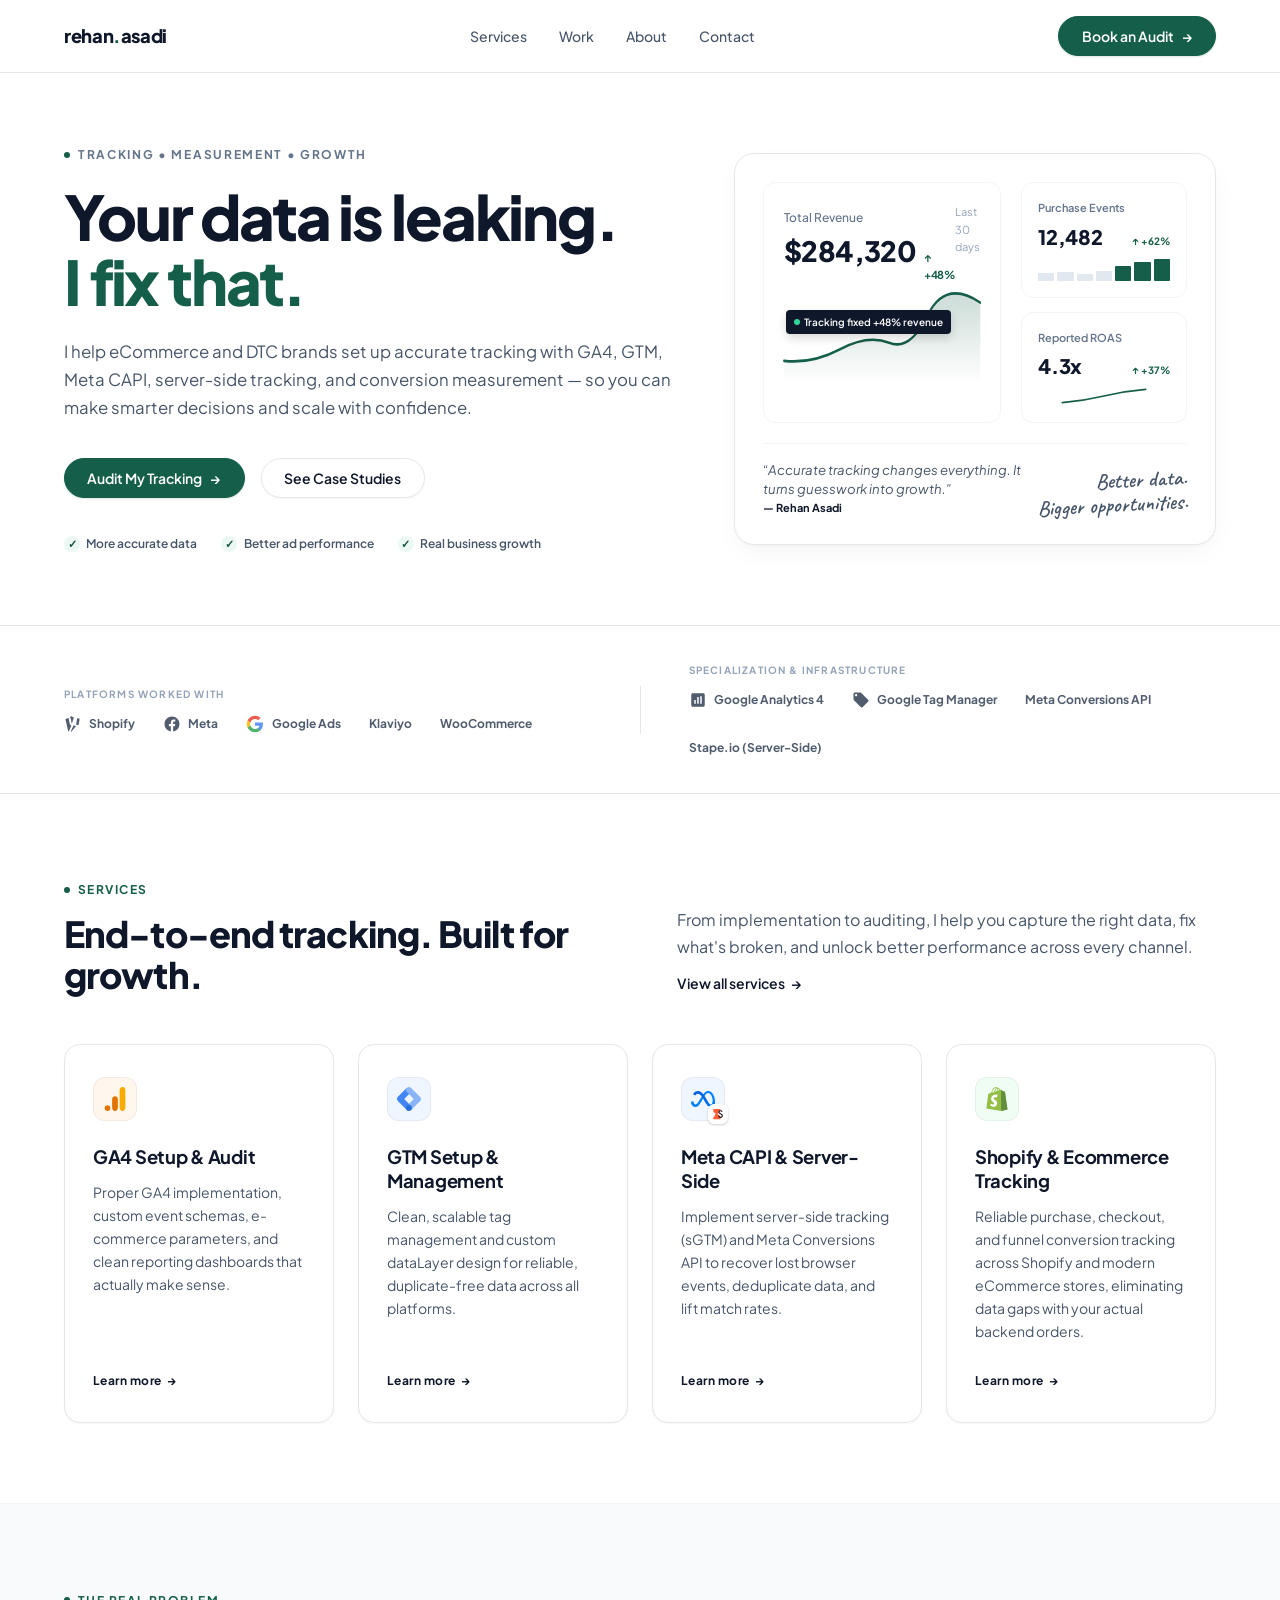
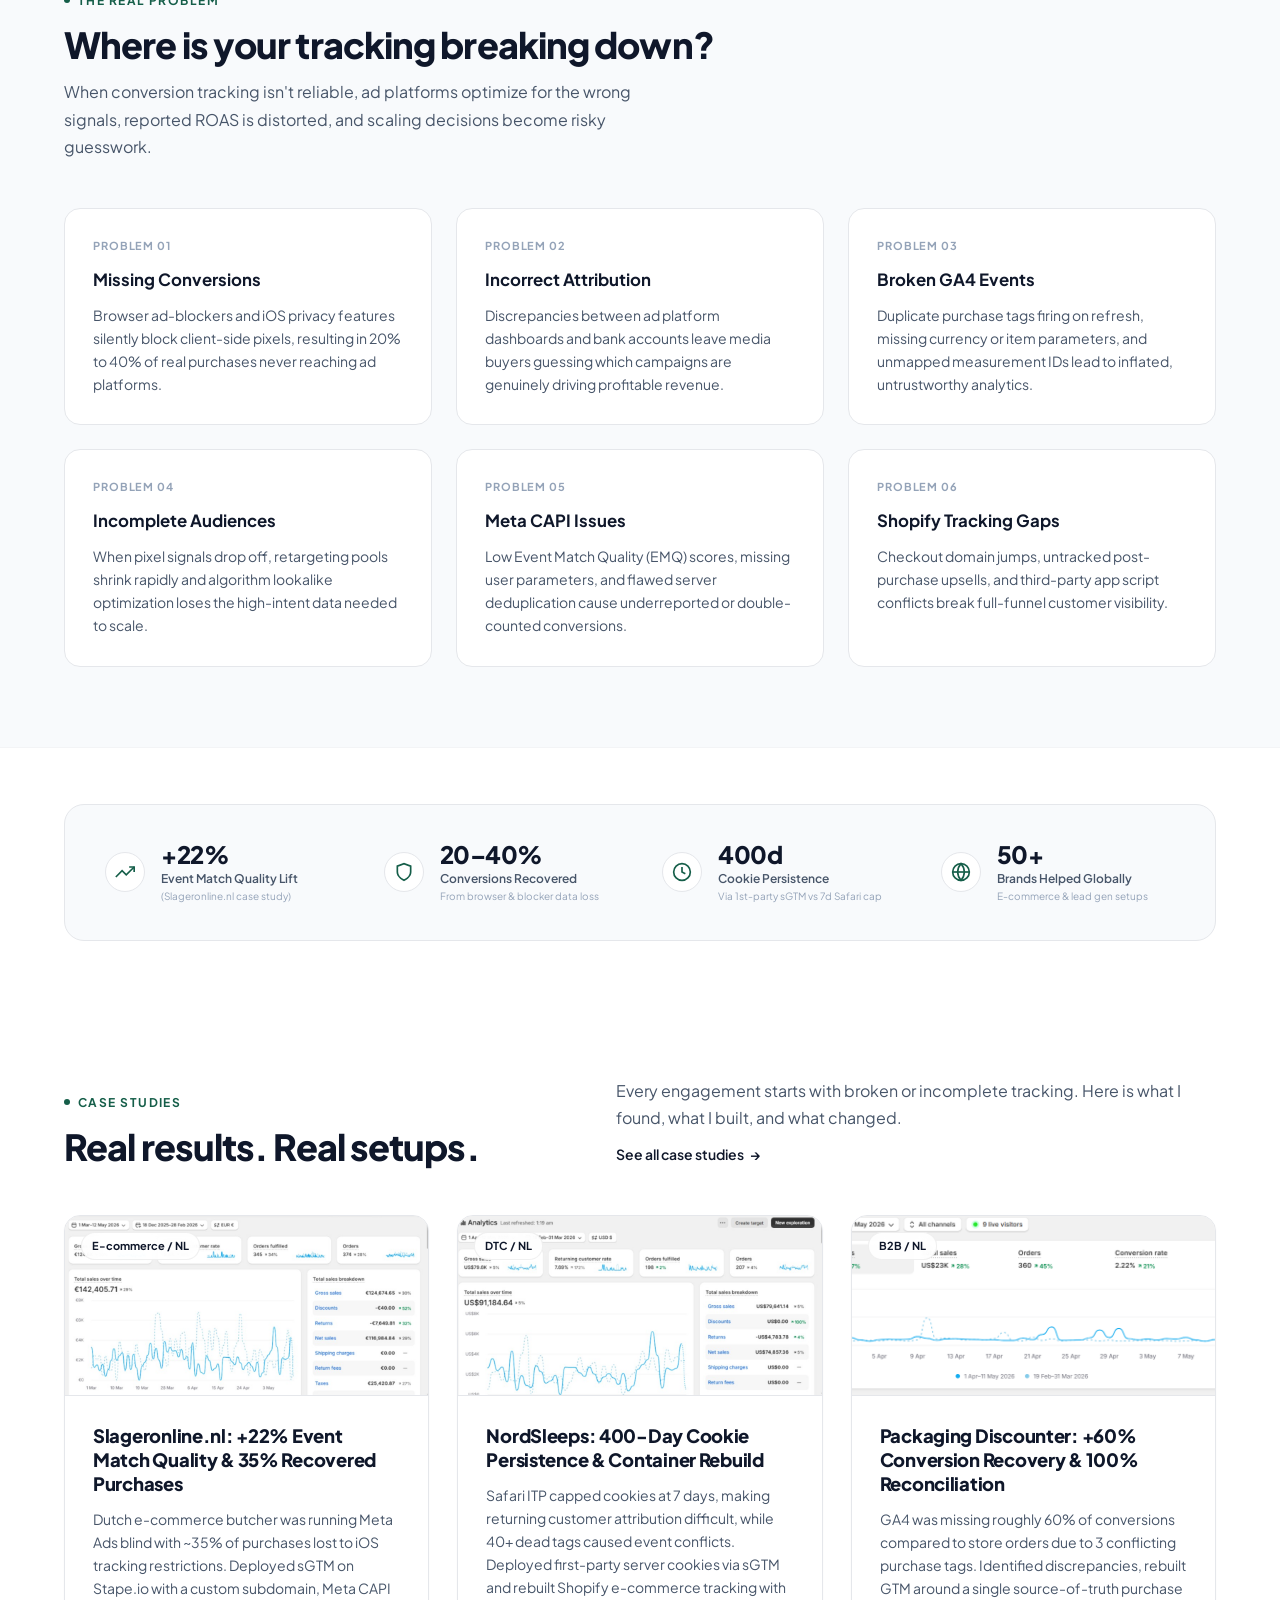
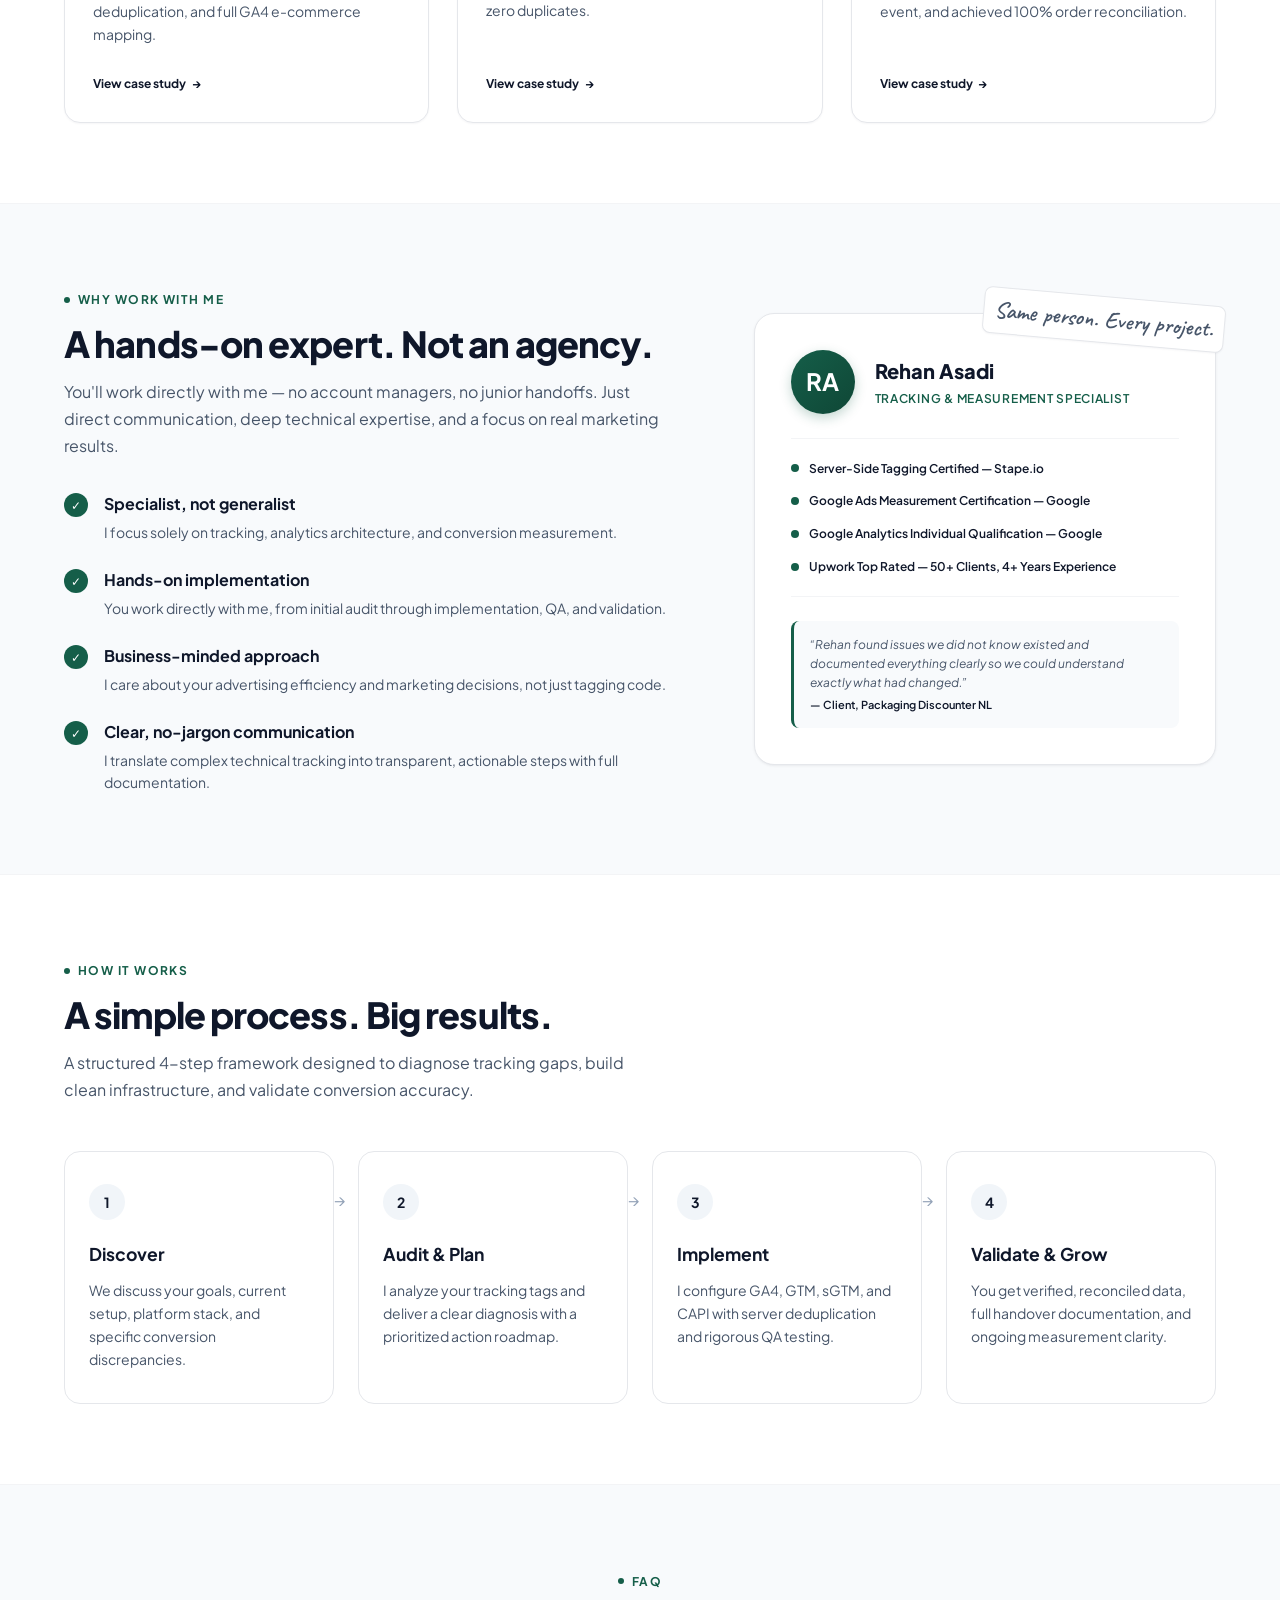
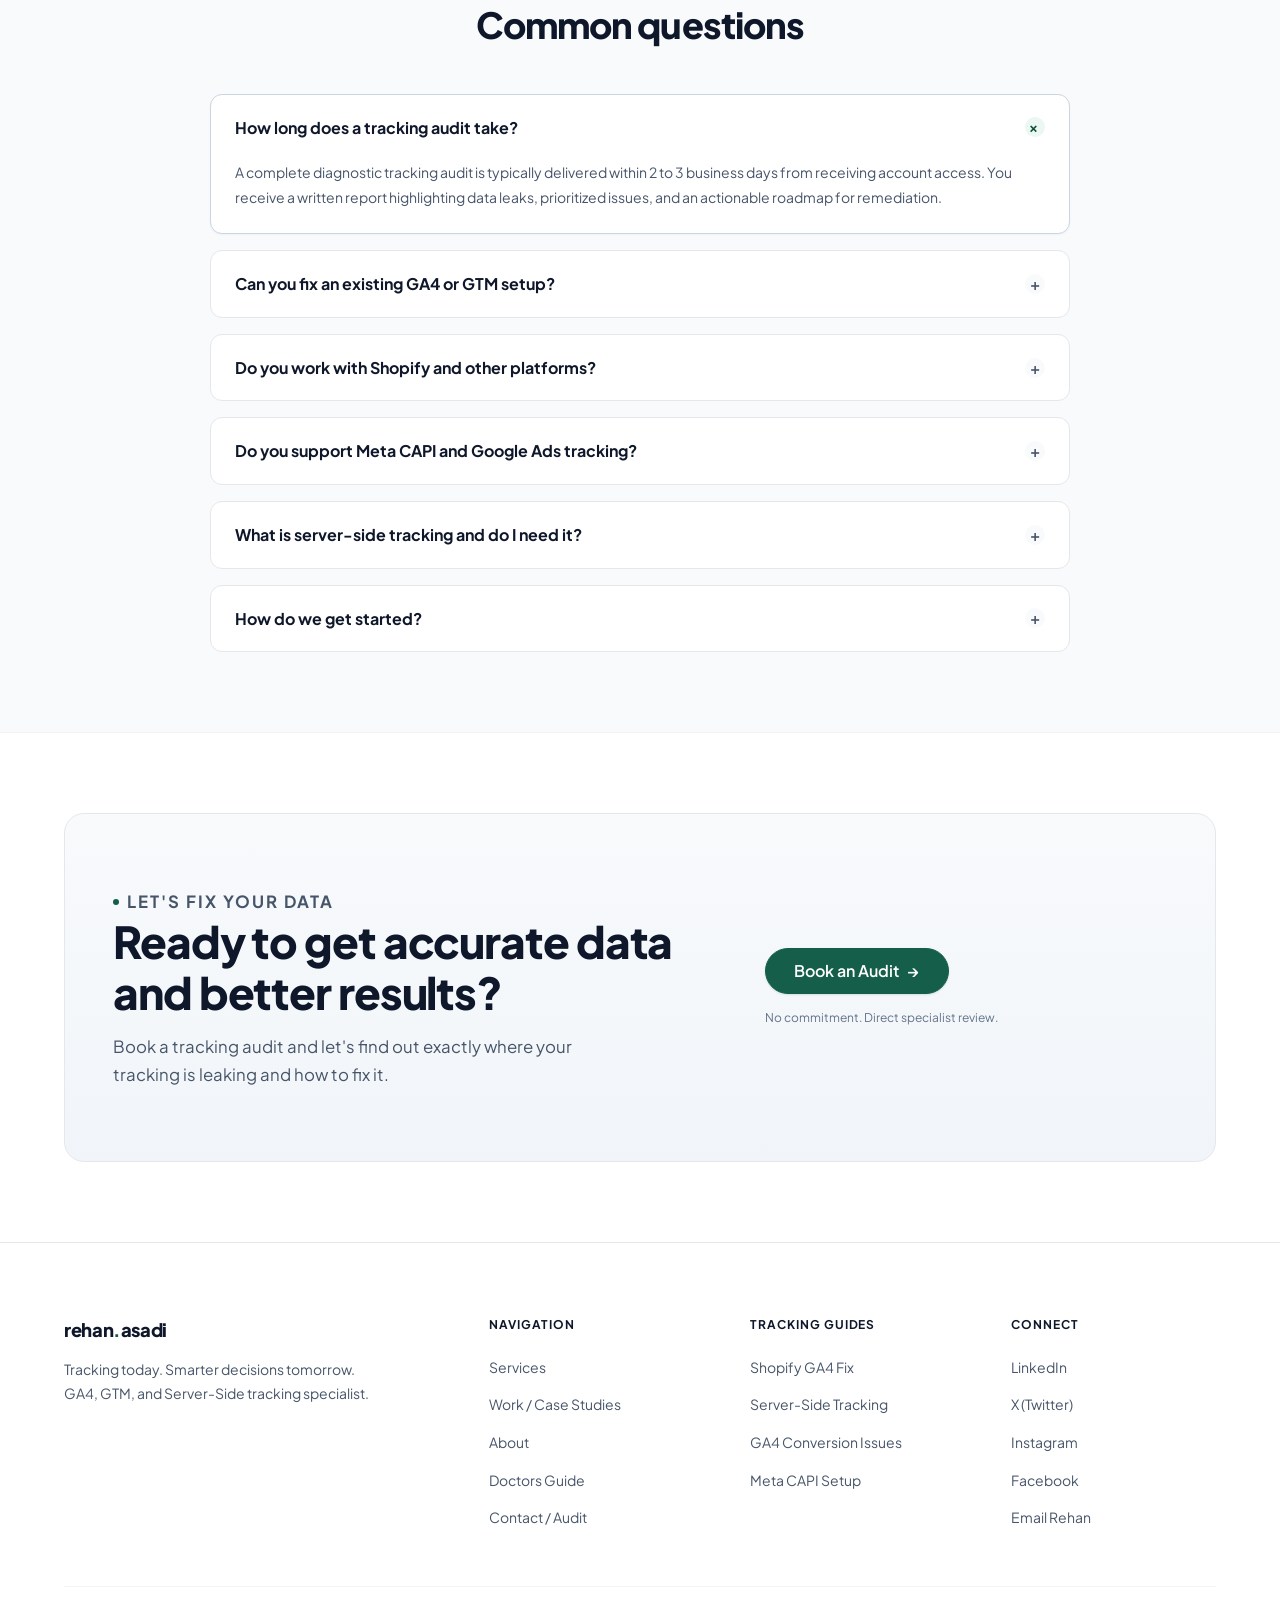
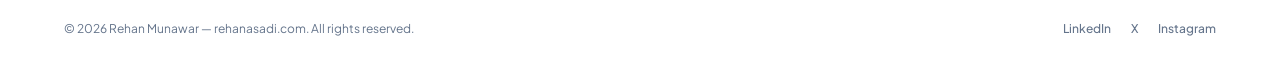
<file: index.html>
<!DOCTYPE html>
<html lang="en">
<head>
  <!-- Google tag (gtag.js) -->
  <script async src="https://www.googletagmanager.com/gtag/js?id=G-E7CHCE0W9C"></script>
  <script>
    window.dataLayer = window.dataLayer || [];
    function gtag(){dataLayer.push(arguments);}
    gtag('js', new Date());

    gtag('config', 'G-E7CHCE0W9C');
  </script>

    <!-- Favicon -->
  <link rel="icon" type="image/svg+xml" href="/favicon.svg" />
  <link rel="icon" type="image/png" sizes="48x48" href="/favicon-48x48.png" />
  <link rel="icon" type="image/png" sizes="32x32" href="/favicon-32x32.png" />
  <link rel="icon" type="image/png" sizes="16x16" href="/favicon-16x16.png" />
  <link rel="shortcut icon" href="/favicon.ico" />
  <link rel="apple-touch-icon" sizes="180x180" href="/apple-touch-icon.png" />
  <link rel="manifest" href="/site.webmanifest" />

  <meta charset="UTF-8" />
  <meta name="viewport" content="width=device-width, initial-scale=1.0" />
  <title>Rehan Asadi - GA4, GTM &amp; Server-Side Tracking Specialist</title>
  <meta name="description" content="GA4, Google Tag Manager, and Server-Side Tracking specialist. Recover missing conversions, improve Meta CAPI attribution, and fix analytics architecture." />
  <meta name="author" content="Rehan Munawar" />
  <link rel="canonical" href="https://rehanasadi.com/" />

  <!-- Open Graph / Meta -->
  <meta property="og:type" content="website" />
  <meta property="og:url" content="https://rehanasadi.com/" />
  <meta property="og:title" content="Rehan Asadi - GA4, GTM &amp; Server-Side Tracking Specialist" />
  <meta property="og:description" content="Recover missing conversions and improve ad attribution with clean tracking architecture." />

  <!-- Fonts & Stylesheets -->
  <link rel="preconnect" href="https://fonts.googleapis.com" />
  <link rel="preconnect" href="https://fonts.gstatic.com" crossorigin />
  <link rel="stylesheet" href="assets/design-system.css" />
  <link rel="stylesheet" href="assets/homepage.css" />
  <link rel="stylesheet" href="assets/contact-socials.css" />

  <!-- JSON-LD Structured Data -->
  <script type="application/ld+json">
  {
    "@context": "https://schema.org",
    "@type": "ProfessionalService",
    "name": "Rehan Asadi - Tracking Specialist",
    "url": "https://rehanasadi.com/",
    "description": "GA4, GTM, Meta CAPI, and Server-Side Tracking specialist helping businesses make better marketing decisions through accurate conversion measurement.",
    "founder": {
      "@type": "Person",
      "name": "Rehan Munawar",
      "jobTitle": "Tracking & Analytics Specialist"
    },
    "sameAs": [
      "https://linkedin.com/in/rehanasadi",
      "https://x.com/Iamrehan__",
      "https://www.instagram.com/measurewithrehan",
      "https://www.facebook.com/share/173K18iNuX/"
    ]
  }
  </script>
</head>
<body>

  <!-- =========================================================================
       1. HEADER
       ========================================================================= -->
  <header class="site-header">
    <div class="ds-container">
      <div class="site-header-inner">
        <a href="/" class="site-logo" aria-label="Rehan Asadi Home">
          rehan<span>.</span>asadi
        </a>

        <nav class="site-nav" aria-label="Main Navigation">
          <a href="services.html">Services</a>
          <a href="case-studies.html">Work</a>
          <a href="about.html">About</a>
          <a href="audit.html">Contact</a>
        </nav>

        <div class="nav-actions">
          <a href="audit.html" class="btn btn-primary">
            Book an Audit <span class="btn-icon-arrow" aria-hidden="true">→</span>
          </a>
          <button class="mobile-nav-toggle" id="mobile-toggle" aria-label="Toggle navigation menu" aria-expanded="false">
            <svg width="24" height="24" viewBox="0 0 24 24" fill="none" stroke="currentColor" stroke-width="2" stroke-linecap="round" stroke-linejoin="round">
              <line x1="3" y1="12" x2="21" y2="12"></line>
              <line x1="3" y1="6" x2="21" y2="6"></line>
              <line x1="3" y1="18" x2="21" y2="18"></line>
            </svg>
          </button>
        </div>
      </div>
    </div>

    <!-- Mobile Drawer -->
    <div class="mobile-nav-drawer" id="mobile-drawer" hidden>
      <ul class="mobile-nav-list">
        <li><a href="services.html">Services</a></li>
        <li><a href="case-studies.html">Work / Case Studies</a></li>
        <li><a href="about.html">About</a></li>
        <li><a href="audit.html">Contact</a></li>
      </ul>
      <a href="audit.html" class="btn btn-primary" style="width: 100%; text-align: center;">
        Book an Audit →
      </a>
    </div>
  </header>

  <main>
    <!-- =========================================================================
         2. HERO SECTION
         ========================================================================= -->
    <section class="hero-section">
      <div class="ds-container">
        <div class="hero-grid">
          <!-- Left Column -->
          <div class="hero-content">
            <p class="hero-eyebrow-text">
              <span class="ds-eyebrow-dot" aria-hidden="true"></span>
              Tracking &bull; Measurement &bull; Growth
            </p>
            <h1 class="hero-headline">
              Your data is leaking.
              <span class="highlight-green">I fix that.</span>
            </h1>
            <p class="hero-subtext">
              I help eCommerce and DTC brands set up accurate tracking with GA4, GTM, Meta CAPI, server-side tracking, and conversion measurement &mdash; so you can make smarter decisions and scale with confidence.
            </p>
            <div class="hero-cta-group">
              <a href="audit.html" class="btn btn-primary">
                Audit My Tracking <span class="btn-icon-arrow" aria-hidden="true">→</span>
              </a>
              <a href="case-studies.html" class="btn btn-secondary">
                See Case Studies
              </a>
            </div>
            <ul class="hero-benefits">
              <li class="hero-benefit-item">
                <span class="hero-benefit-check" aria-hidden="true">✓</span>
                More accurate data
              </li>
              <li class="hero-benefit-item">
                <span class="hero-benefit-check" aria-hidden="true">✓</span>
                Better ad performance
              </li>
              <li class="hero-benefit-item">
                <span class="hero-benefit-check" aria-hidden="true">✓</span>
                Real business growth
              </li>
            </ul>
          </div>

          <!-- Right Column: Measurement Dashboard Visual -->
          <div class="hero-visual-wrap">
            <div class="dashboard-card" aria-label="Measurement Dashboard Overview">
              <div class="dashboard-top-row">
                <!-- Main Area Chart -->
                <div class="chart-card-main">
                  <div class="chart-card-header">
                    <div>
                      <span class="metric-label-sm">Total Revenue</span>
                      <div class="chart-metric-val">
                        $284,320
                        <span class="chart-metric-badge" aria-label="48 percent increase">↑ +48%</span>
                      </div>
                    </div>
                    <span class="metric-timeframe">Last 30 days</span>
                  </div>
                  <div class="sparkline-svg-container">
                    <svg class="sparkline-svg" viewBox="0 0 280 85" preserveAspectRatio="none" role="img" aria-label="Revenue growth chart after tracking fix">
                      <defs>
                        <linearGradient id="chartGrad" x1="0" y1="0" x2="0" y2="1">
                          <stop offset="0%" stop-color="#155E49" stop-opacity="0.22" />
                          <stop offset="100%" stop-color="#155E49" stop-opacity="0.0" />
                        </linearGradient>
                      </defs>
                      <!-- Translucent Fill Area -->
                      <path d="M0 65 Q 40 68 80 54 T 150 48 T 205 22 T 280 10 L 280 85 L 0 85 Z" fill="url(#chartGrad)" />
                      <!-- Main Trend Line -->
                      <path d="M0 65 Q 40 68 80 54 T 150 48 T 205 22 T 280 10" fill="none" stroke="#155E49" stroke-width="2.5" stroke-linecap="round" />
                      <!-- Highlight Marker Node -->
                      <circle cx="205" cy="22" r="4.5" fill="#155E49" stroke="#FFFFFF" stroke-width="2" />
                    </svg>
                    <!-- Milestone Callout Badge -->
                    <div class="chart-callout-pill">
                      <span class="chart-callout-dot" aria-hidden="true"></span>
                      Tracking fixed +48% revenue
                    </div>
                  </div>
                </div>

                <!-- Micro-Metrics Column -->
                <div class="micro-metrics-col">
                  <!-- Purchase Events -->
                  <div class="micro-metric-card">
                    <div class="micro-metric-title">Purchase Events</div>
                    <div class="micro-metric-row">
                      <span class="micro-metric-num">12,482</span>
                      <span class="micro-metric-badge">↑ +62%</span>
                    </div>
                    <div class="micro-chart-bars" aria-hidden="true">
                      <div class="micro-bar" style="height: 35%;"></div>
                      <div class="micro-bar" style="height: 40%;"></div>
                      <div class="micro-bar" style="height: 30%;"></div>
                      <div class="micro-bar" style="height: 45%;"></div>
                      <div class="micro-bar accent" style="height: 70%;"></div>
                      <div class="micro-bar accent" style="height: 85%;"></div>
                      <div class="micro-bar accent" style="height: 100%;"></div>
                    </div>
                  </div>

                  <!-- ROAS -->
                  <div class="micro-metric-card">
                    <div class="micro-metric-title">Reported ROAS</div>
                    <div class="micro-metric-row">
                      <span class="micro-metric-num">4.3x</span>
                      <span class="micro-metric-badge">↑ +37%</span>
                    </div>
                    <svg viewBox="0 0 100 24" style="width: 100%; height: 20px; margin-top: 4px;" aria-hidden="true">
                      <path d="M0 20 Q 25 18 50 12 T 100 4" fill="none" stroke="#155E49" stroke-width="2" stroke-linecap="round" />
                    </svg>
                  </div>
                </div>
              </div>

              <!-- Bottom Bar with Quote & Handwritten Accent -->
              <div class="dashboard-bottom-bar">
                <blockquote class="dashboard-quote">
                  &ldquo;Accurate tracking changes everything. It turns guesswork into growth.&rdquo;
                  <cite class="dashboard-quote-author">&mdash; Rehan Asadi</cite>
                </blockquote>
                <div class="hero-handwritten-note">
                  Better data.<br />Bigger opportunities.
                </div>
              </div>
            </div>
          </div>
        </div>
      </div>
    </section>

    <!-- =========================================================================
         3. TRUST / EXPERTISE STRIP
         ========================================================================= -->
    <section class="trust-strip" aria-label="Platforms and Technology Stack">
      <div class="ds-container">
        <div class="trust-strip-inner">
          <!-- Left: Platforms Worked With -->
          <div>
            <p class="trust-col-label">Platforms Worked With</p>
            <div class="trust-logos-row">
              <span class="trust-logo-item">
                <svg class="trust-logo-svg" viewBox="0 0 24 24"><path d="M19.3 4.8l-1.5-.4c-.1 0-.3.1-.3.2L16.2 13l2.8.8c.1 0 .2 0 .3-.1l1.5-7.7c.1-.5-.4-1-.9-1.2h-.6zM8.8 3.5l1.6 8.3L13 3.6c.1-.3-.1-.6-.4-.7L9.4 1.8c-.3-.1-.6.1-.7.4L7.5 5 8.8 3.5zm7.3 11.2l-3.3-1-3.6 8c-.1.2-.1.4.1.5.1.1.3.1.5 0l6.3-7.5zm-8.3-2.4L6.1 4.1C6 3.9 5.8 3.8 5.6 3.9L2.3 5.3c-.3.1-.4.4-.3.7l3.6 15.6c.1.3.3.4.6.4h.1l3.5-7.8-2-1.9z"/></svg>
                Shopify
              </span>
              <span class="trust-logo-item">
                <svg class="trust-logo-svg" viewBox="0 0 24 24"><path d="M12 2.04c-5.5 0-10 4.49-10 10.02 0 5 3.66 9.15 8.44 9.9v-7H7.9v-2.9h2.54V9.85c0-2.51 1.49-3.89 3.78-3.89 1.09 0 2.23.19 2.23.19v2.47h-1.26c-1.24 0-1.63.77-1.63 1.56v1.88h2.78l-.45 2.9h-2.33v7a10 10 0 0 0 8.44-9.9c0-5.53-4.5-10.02-10-10.02z"/></svg>
                Meta
              </span>
              <span class="trust-logo-item">
                <svg class="trust-logo-svg" viewBox="0 0 24 24"><path d="M22.56 12.25c0-.78-.07-1.53-.2-2.25H12v4.26h5.92c-.26 1.37-1.04 2.53-2.21 3.31v2.77h3.57c2.08-1.92 3.28-4.74 3.28-8.09z" fill="#4285F4"/><path d="M12 23c2.97 0 5.46-.98 7.28-2.66l-3.57-2.77c-.98.66-2.23 1.06-3.71 1.06-2.86 0-5.29-1.93-6.16-4.53H2.18v2.84C3.99 20.53 7.7 23 12 23z" fill="#34A853"/><path d="M5.84 14.09c-.22-.66-.35-1.36-.35-2.09s.13-1.43.35-2.09V7.06H2.18C1.43 8.55 1 10.22 1 12s.43 3.45 1.18 4.94l2.85-2.22.81-.63z" fill="#FBBC05"/><path d="M12 5.38c1.62 0 3.06.56 4.21 1.64l3.15-3.15C17.45 2.09 14.97 1 12 1 7.7 1 3.99 3.47 2.18 7.06l3.66 2.84c.87-2.6 3.3-4.52 6.16-4.52z" fill="#EA4335"/></svg>
                Google Ads
              </span>
              <span class="trust-logo-item">
                Klaviyo
              </span>
              <span class="trust-logo-item">
                WooCommerce
              </span>
            </div>
          </div>

          <div class="trust-divider-vertical" aria-hidden="true"></div>

          <!-- Right: Areas of Expertise & Infrastructure -->
          <div>
            <p class="trust-col-label">Specialization &amp; Infrastructure</p>
            <div class="trust-logos-row">
              <span class="trust-logo-item">
                <svg class="trust-logo-svg" viewBox="0 0 24 24"><path d="M19 3H5c-1.1 0-2 .9-2 2v14c0 1.1.9 2 2 2h14c1.1 0 2-.9 2-2V5c0-1.1-.9-2-2-2zM9 17H7v-5h2v5zm4 0h-2v-9h2v9zm4 0h-2V7h2v10z"/></svg>
                Google Analytics 4
              </span>
              <span class="trust-logo-item">
                <svg class="trust-logo-svg" viewBox="0 0 24 24"><path d="M21.41 11.58l-9-9C12.05 2.22 11.55 2 11 2H4c-1.1 0-2 .9-2 2v7c0 .55.22 1.05.59 1.42l9 9c.36.36.86.58 1.41.58.55 0 1.05-.22 1.41-.59l7-7c.37-.36.59-.86.59-1.41 0-.55-.23-1.06-.59-1.42zM5.5 7C4.67 7 4 6.33 4 5.5S4.67 4 5.5 4 7 4.67 7 5.5 6.33 7 5.5 7z"/></svg>
                Google Tag Manager
              </span>
              <span class="trust-logo-item">
                Meta Conversions API
              </span>
              <span class="trust-logo-item">
                Stape.io (Server-Side)
              </span>
            </div>
          </div>
        </div>
      </div>
    </section>

    <!-- =========================================================================
         4. SERVICES SECTION
         ========================================================================= -->
    <section class="ds-section" id="services">
      <div class="ds-container">
        <div class="ds-section-header-split">
          <div>
            <p class="ds-eyebrow">
              <span class="ds-eyebrow-dot" aria-hidden="true"></span>
              Services
            </p>
            <h2 class="ds-title">End-to-end tracking. Built for growth.</h2>
          </div>
          <div>
            <p class="ds-desc">
              From implementation to auditing, I help you capture the right data, fix what's broken, and unlock better performance across every channel.
            </p>
            <a href="services.html" class="ds-header-link" style="margin-top: 0.75rem;">
              View all services <span aria-hidden="true">→</span>
            </a>
          </div>
        </div>

        <div class="services-grid-4">
          <!-- Card 1: GA4 Setup & Audit -->
          <article class="service-card">
            <div class="service-icon-wrap icon-ga4" aria-hidden="true">
              <svg class="service-icon-svg" viewBox="0 0 512 512" fill="none" xmlns="http://www.w3.org/2000/svg">
                <g transform="translate(-174.95 -339.18)scale(3.54856)">
                  <path d="M149.3 112.8V221c0 12.1 8.4 18.9 17.2 18.9 8.2 0 17.2-5.7 17.2-18.9V113.6c0-11.1-8.2-18-17.2-18s-17.2 7.6-17.2 17.2" fill="#F9AB00"/>
                  <path d="M104.2 167.7V221c0 12.1 8.4 18.9 17.2 18.9 8.2 0 17.2-5.7 17.2-18.9v-52.5c0-11.1-8.2-18-17.2-18s-17.2 7.7-17.2 17.2" fill="#E37400"/>
                  <path d="M93.6 222.7c0 9.5-7.7 17.2-17.2 17.2s-17.2-7.7-17.2-17.2 7.7-17.2 17.2-17.2 17.2 7.6 17.2 17.2" fill="#E37400"/>
                </g>
              </svg>
            </div>
            <h3 class="service-card-title">GA4 Setup &amp; Audit</h3>
            <p class="service-card-desc">
              Proper GA4 implementation, custom event schemas, e-commerce parameters, and clean reporting dashboards that actually make sense.
            </p>
            <a href="services.html#ga4" class="service-card-link">
              Learn more <span aria-hidden="true">→</span>
            </a>
          </article>

          <!-- Card 2: GTM Setup & Management -->
          <article class="service-card">
            <div class="service-icon-wrap icon-gtm" aria-hidden="true">
              <svg class="service-icon-svg" viewBox="0 0 512 512" fill="none" xmlns="http://www.w3.org/2000/svg">
                <path d="m300.5 491-88.8-86.6 190.8-194.9 92 90.1z" fill="#8AB4F8"/>
                <path d="m300.9 107.9-88.6-90.4L18.7 209.3c-25 25-25 65.4 0 90.4l190.7 192 90.2-84.4-145.3-152.8z" fill="#4285F4"/>
                <path d="m493.3 210.7-192-192c-25-25-65.5-25-90.5 0s-25 65.5 0 90.5l192 192c25 25 65.5 25 90.5 0 24.9-24.9 24.9-65.5 0-90.5" fill="#8AB4F8"/>
                <circle cx="254.5" cy="449.5" r="62.5" fill="#246FDB"/>
              </svg>
            </div>
            <h3 class="service-card-title">GTM Setup &amp; Management</h3>
            <p class="service-card-desc">
              Clean, scalable tag management and custom dataLayer design for reliable, duplicate-free data across all platforms.
            </p>
            <a href="services.html#gtm" class="service-card-link">
              Learn more <span aria-hidden="true">→</span>
            </a>
          </article>

          <!-- Card 3: Meta CAPI & Server-Side -->
          <article class="service-card">
            <div class="service-icon-wrap icon-meta" aria-hidden="true" title="Meta CAPI &amp; Server-Side Tracking (sGTM / Stape)">
              <svg class="service-icon-svg" viewBox="0 0 1567 1041" fill="none" xmlns="http://www.w3.org/2000/svg">
                <defs>
                  <linearGradient id="metaGradHome" x1="332.6" x2="1411" y1="637.7" y2="692.2" gradientUnits="userSpaceOnUse">
                    <stop offset="0" stop-color="#0064e1"/>
                    <stop offset=".4" stop-color="#0064e1"/>
                    <stop offset=".8" stop-color="#0073ee"/>
                    <stop offset="1" stop-color="#0082fb"/>
                  </linearGradient>
                </defs>
                <path d="M169.5 686.5c0 59.9 13.1 105.8 30.3 133.6 22.5 36.4 56 51.8 90.2 51.8 44.2 0 84.5-10.9 162.3-118.6C514.6 667.1 588 546 637.4 470l83.7-128.6c58.1-89.3 125.3-188.6 202.5-255.9C986.5 30.5 1054.5 0 1122.8 0c114.8 0 224.1 66.5 307.7 191.4 91.6 136.7 136 308.8 136 486.5 0 105.6-20.8 183.2-56.2 244.6-34.2 59.3-100.8 118.5-213 118.5V871.9c96 0 120-88.3 120-189.3 0-144-33.6-303.8-107.5-418-52.4-81-120.4-130.5-195.2-130.5-80.8 0-145.9 61.1-219.1 169.9-38.9 57.8-78.8 128.3-123.6 207.8l-49.4 87.5c-99.1 175.9-124.2 216-173.8 282.1C461.9 997.1 387.7 1041 290 1041c-115.8 0-189.1-50.2-234.4-125.8C18.5 853.5.3 772.6.3 680.5z" fill="#0081FB"/>
                <path d="M133.7 203.3C211.3 83.7 323.2 0 451.6 0 525.9 0 599.8 22 677 85.1c84.4 68.9 174.4 182.5 286.7 369.6l40.2 67.1c97.2 162 152.5 245.3 184.8 284.6 41.6 50.5 70.8 65.5 108.6 65.5 96 0 120-88.3 120-189.3l149.2-4.7c0 105.6-20.8 183.2-56.2 244.6-34.2 59.3-100.8 118.5-213 118.5-69.7 0-131.5-15.2-199.8-79.6C1045 911.9 983.6 824 936.4 744.9L796 510.1c-70.5-117.8-135.2-205.6-172.6-245.4-40.2-42.8-92-94.5-174.5-94.5-66.9 0-123.6 46.9-171.1 118.7z" fill="url(#metaGradHome)"/>
              </svg>
              <span class="icon-badge-stape" title="Stape / sGTM Server-Side">
                <svg width="12" height="12" viewBox="0 2 36 38" fill="none">
                  <path d="M26 7L17 22L26 28V38H3V34L11 20L3 14V5H26V7Z" fill="#FF5C35"/>
                  <path d="M32.6989 13.1104L29.838 14.8057C29.3032 13.8773 28.7936 13.2718 28.3092 12.9893C27.8046 12.6663 27.1538 12.5049 26.3566 12.5049C25.3777 12.5049 24.5654 12.7824 23.9196 13.3374C23.2737 13.8823 22.9508 14.5685 22.9508 15.396C22.9508 16.5363 23.7985 17.4546 25.4938 18.1509L27.8248 19.1045C29.722 19.8714 31.1095 20.8099 31.9874 21.9199C32.8654 23.0199 33.3043 24.3721 33.3043 25.9766C33.3043 28.126 32.5878 29.902 31.1549 31.3047C29.7119 32.7174 27.9207 33.4238 25.7814 33.4238C23.7531 33.4238 22.0779 32.8234 20.756 31.6226C19.4542 30.4217 18.6419 28.7314 18.319 26.5518L21.8912 25.7646C22.0527 27.137 22.3352 28.0856 22.7389 28.6104C23.4655 29.6195 24.525 30.124 25.9176 30.124C27.0175 30.124 27.9308 29.7557 28.6573 29.019C29.3839 28.2824 29.7472 27.349 29.7472 26.2188C29.7472 25.7646 29.6816 25.3509 29.5504 24.9775C29.4293 24.5941 29.2325 24.2459 28.9601 23.9331C28.6977 23.6102 28.3546 23.3125 27.9308 23.04C27.507 22.7575 27.0024 22.4901 26.4171 22.2378L24.1617 21.2993C20.9628 19.9471 19.3634 17.9692 19.3634 15.3657C19.3634 13.6099 20.0345 12.1416 21.3766 10.9609C22.7187 9.77018 24.3888 9.1748 26.3868 9.1748C29.0812 9.1748 31.1852 10.4867 32.6989 13.1104Z" fill="#111827"/>
                </svg>
              </span>
            </div>
            <h3 class="service-card-title">Meta CAPI &amp; Server-Side</h3>
            <p class="service-card-desc">
              Implement server-side tracking (sGTM) and Meta Conversions API to recover lost browser events, deduplicate data, and lift match rates.
            </p>
            <a href="services.html#capi" class="service-card-link">
              Learn more <span aria-hidden="true">→</span>
            </a>
          </article>

          <!-- Card 4: Shopify & Ecommerce Tracking -->
          <article class="service-card">
            <div class="service-icon-wrap icon-shopify" aria-hidden="true">
              <svg class="service-icon-svg" viewBox="0 0 512 512" fill="none" xmlns="http://www.w3.org/2000/svg">
                <path d="M425.9 98.7c-.3-2.7-2.7-3.9-4.5-4.2s-38.1-.6-38.1-.6-30.6-29.7-33.6-32.7-8.8-2.1-11.2-1.5c0 0-5.8 1.8-15.4 4.8-1.5-5.1-3.9-11.5-7.3-17.9-10.9-20.9-26.6-31.8-46-31.8-1.2 0-2.7 0-3.9.3-.6-.6-1.2-1.2-1.8-2.1-8.7-9-19.3-13.3-32-13-24.8.6-49.4 18.5-69.6 50.6-14.2 22.4-24.8 50.6-27.9 72.4-28.5 8.8-48.4 14.8-48.7 15.1-14.2 4.5-14.8 4.8-16.7 18.5-1.5 10-39.1 301-39.1 301L345.3 512l136.5-33.9c.1 0-55.6-377-55.9-379.4M307.2 69.3c-7.3 2.1-15.4 4.8-24.5 7.6-.3-12.4-1.8-30-7.6-45.1 19 3.6 28.1 24.8 32.1 37.5m-40.9 12.8c-16.7 5.1-34.5 10.6-52.7 16.3 5.1-19.4 14.8-38.8 26.6-51.5 4.5-4.8 10.6-10 17.9-13 7 14.3 8.2 34.5 8.2 48.2m-33.9-65.4c5.8 0 10.6 1.2 14.8 3.9-6.7 3.3-13.3 8.5-19.4 15.1-15.7 17-27.9 43-32.7 68.4-15.1 4.5-29.7 9.1-43.3 13.3 9.1-39.9 42.4-99.5 80.6-100.7" fill="#95BF47"/>
                <path d="M421.3 94.5c-1.8-.3-38.1-.6-38.1-.6s-30.6-29.7-33.6-32.7c-1.2-1.2-2.7-1.8-4.2-1.8V512l136.5-33.9s-55.7-376.6-56-379.4c-.7-2.7-2.8-3.9-4.6-4.2" fill="#5E8E3E"/>
                <path d="M269.6 164.7 253.9 224s-17.6-8.2-38.8-6.7c-30.9 1.8-31.2 21.2-30.9 26.3 1.8 26.6 71.5 32.4 75.4 94.5 3 49-26 82.4-67.8 85.1-50.3 3-77.8-26.3-77.8-26.3l10.6-45.1s27.9 20.9 50 19.7c14.5-.9 19.7-12.7 19.1-21.2-2.1-34.5-59-32.7-62.7-89.3-3-47.8 28.5-96.3 97.8-100.8 27.2-2.4 40.8 4.5 40.8 4.5" fill="#FFFFFF"/>
              </svg>
            </div>
            <h3 class="service-card-title">Shopify &amp; Ecommerce Tracking</h3>
            <p class="service-card-desc">
              Reliable purchase, checkout, and funnel conversion tracking across Shopify and modern eCommerce stores, eliminating data gaps with your actual backend orders.
            </p>
            <a href="shopify-ga4-tracking.html" class="service-card-link">
              Learn more <span aria-hidden="true">→</span>
            </a>
          </article>
        </div>
      </div>
    </section>

    <!-- =========================================================================
         5. PROBLEMS I SOLVE
         ========================================================================= -->
    <section class="ds-section ds-section-subtle">
      <div class="ds-container">
        <div class="ds-section-header">
          <p class="ds-eyebrow">
            <span class="ds-eyebrow-dot" aria-hidden="true"></span>
            The Real Problem
          </p>
          <h2 class="ds-title">Where is your tracking breaking down?</h2>
          <p class="ds-desc" style="margin-top: 0.85rem;">
            When conversion tracking isn't reliable, ad platforms optimize for the wrong signals, reported ROAS is distorted, and scaling decisions become risky guesswork.
          </p>
        </div>

        <div class="problems-grid">
          <div class="problem-card">
            <div class="problem-card-num">PROBLEM 01</div>
            <h3 class="problem-card-title">Missing Conversions</h3>
            <p class="problem-card-desc">
              Browser ad-blockers and iOS privacy features silently block client-side pixels, resulting in 20% to 40% of real purchases never reaching ad platforms.
            </p>
          </div>

          <div class="problem-card">
            <div class="problem-card-num">PROBLEM 02</div>
            <h3 class="problem-card-title">Incorrect Attribution</h3>
            <p class="problem-card-desc">
              Discrepancies between ad platform dashboards and bank accounts leave media buyers guessing which campaigns are genuinely driving profitable revenue.
            </p>
          </div>

          <div class="problem-card">
            <div class="problem-card-num">PROBLEM 03</div>
            <h3 class="problem-card-title">Broken GA4 Events</h3>
            <p class="problem-card-desc">
              Duplicate purchase tags firing on refresh, missing currency or item parameters, and unmapped measurement IDs lead to inflated, untrustworthy analytics.
            </p>
          </div>

          <div class="problem-card">
            <div class="problem-card-num">PROBLEM 04</div>
            <h3 class="problem-card-title">Incomplete Audiences</h3>
            <p class="problem-card-desc">
              When pixel signals drop off, retargeting pools shrink rapidly and algorithm lookalike optimization loses the high-intent data needed to scale.
            </p>
          </div>

          <div class="problem-card">
            <div class="problem-card-num">PROBLEM 05</div>
            <h3 class="problem-card-title">Meta CAPI Issues</h3>
            <p class="problem-card-desc">
              Low Event Match Quality (EMQ) scores, missing user parameters, and flawed server deduplication cause underreported or double-counted conversions.
            </p>
          </div>

          <div class="problem-card">
            <div class="problem-card-num">PROBLEM 06</div>
            <h3 class="problem-card-title">Shopify Tracking Gaps</h3>
            <p class="problem-card-desc">
              Checkout domain jumps, untracked post-purchase upsells, and third-party app script conflicts break full-funnel customer visibility.
            </p>
          </div>
        </div>
      </div>
    </section>

    <!-- =========================================================================
         6. RESULTS / DEFENSIBLE PROOF STRIP
         ========================================================================= -->
    <section class="ds-section" style="padding-top: 3.5rem; padding-bottom: 3.5rem;">
      <div class="ds-container">
        <div class="proof-metrics-strip" aria-label="Verified Performance Metrics">
          <!-- Metric 1 -->
          <div class="metric-pill-item">
            <div class="metric-pill-icon" aria-hidden="true">
              <svg width="20" height="20" viewBox="0 0 24 24" fill="none" stroke="currentColor" stroke-width="2"><polyline points="23 6 13.5 15.5 8.5 10.5 1 18"></polyline><polyline points="17 6 23 6 23 12"></polyline></svg>
            </div>
            <div>
              <div class="metric-pill-num">+22%</div>
              <div class="metric-pill-label">Event Match Quality Lift</div>
              <div class="metric-pill-sub">(Slageronline.nl case study)</div>
            </div>
          </div>

          <!-- Metric 2 -->
          <div class="metric-pill-item">
            <div class="metric-pill-icon" aria-hidden="true">
              <svg width="20" height="20" viewBox="0 0 24 24" fill="none" stroke="currentColor" stroke-width="2"><path d="M12 22s8-4 8-10V5l-8-3-8 3v7c0 6 8 10 8 10z"></path></svg>
            </div>
            <div>
              <div class="metric-pill-num">20&ndash;40%</div>
              <div class="metric-pill-label">Conversions Recovered</div>
              <div class="metric-pill-sub">From browser &amp; blocker data loss</div>
            </div>
          </div>

          <!-- Metric 3 -->
          <div class="metric-pill-item">
            <div class="metric-pill-icon" aria-hidden="true">
              <svg width="20" height="20" viewBox="0 0 24 24" fill="none" stroke="currentColor" stroke-width="2"><circle cx="12" cy="12" r="10"></circle><polyline points="12 6 12 12 16 14"></polyline></svg>
            </div>
            <div>
              <div class="metric-pill-num">400d</div>
              <div class="metric-pill-label">Cookie Persistence</div>
              <div class="metric-pill-sub">Via 1st-party sGTM vs 7d Safari cap</div>
            </div>
          </div>

          <!-- Metric 4 -->
          <div class="metric-pill-item">
            <div class="metric-pill-icon" aria-hidden="true">
              <svg width="20" height="20" viewBox="0 0 24 24" fill="none" stroke="currentColor" stroke-width="2"><circle cx="12" cy="12" r="10"></circle><line x1="2" y1="12" x2="22" y2="12"></line><path d="M12 2a15.3 15.3 0 0 1 4 10 15.3 15.3 0 0 1-4 10 15.3 15.3 0 0 1-4-10 15.3 15.3 0 0 1 4-10z"></path></svg>
            </div>
            <div>
              <div class="metric-pill-num">50+</div>
              <div class="metric-pill-label">Brands Helped Globally</div>
              <div class="metric-pill-sub">E-commerce &amp; lead gen setups</div>
            </div>
          </div>
        </div>
      </div>
    </section>

    <!-- =========================================================================
         7. CASE STUDIES
         ========================================================================= -->
    <section class="ds-section" id="work">
      <div class="ds-container">
        <div class="ds-section-header-split">
          <div>
            <p class="ds-eyebrow">
              <span class="ds-eyebrow-dot" aria-hidden="true"></span>
              Case Studies
            </p>
            <h2 class="ds-title">Real results. Real setups.</h2>
          </div>
          <div>
            <p class="ds-desc">
              Every engagement starts with broken or incomplete tracking. Here is what I found, what I built, and what changed.
            </p>
            <a href="case-studies.html" class="ds-header-link" style="margin-top: 0.75rem;">
              See all case studies <span aria-hidden="true">→</span>
            </a>
          </div>
        </div>

        <div class="case-studies-grid">
          <!-- Case 1: Slageronline.nl -->
          <article class="case-study-card">
            <div class="case-study-image-box">
              <img src="assets/images/proof-1.png" alt="Slageronline.nl tracking implementation proof" loading="lazy" />
              <span class="case-study-badge-tag">E-commerce / NL</span>
            </div>
            <div class="case-study-body">
              <h3 class="case-study-title">Slageronline.nl: +22% Event Match Quality &amp; 35% Recovered Purchases</h3>
              <p class="case-study-desc">
                Dutch e-commerce butcher was running Meta Ads blind with ~35% of purchases lost to iOS tracking restrictions. Deployed sGTM on Stape.io with a custom subdomain, Meta CAPI deduplication, and full GA4 e-commerce mapping.
              </p>
              <a href="case-studies.html" class="case-study-link">
                View case study <span aria-hidden="true">→</span>
              </a>
            </div>
          </article>

          <!-- Case 2: NordSleeps -->
          <article class="case-study-card">
            <div class="case-study-image-box">
              <img src="assets/images/proof-2.png" alt="NordSleeps GTM and cookie persistence proof" loading="lazy" />
              <span class="case-study-badge-tag">DTC / NL</span>
            </div>
            <div class="case-study-body">
              <h3 class="case-study-title">NordSleeps: 400-Day Cookie Persistence &amp; Container Rebuild</h3>
              <p class="case-study-desc">
                Safari ITP capped cookies at 7 days, making returning customer attribution difficult, while 40+ dead tags caused event conflicts. Deployed first-party server cookies via sGTM and rebuilt Shopify e-commerce tracking with zero duplicates.
              </p>
              <a href="case-studies.html" class="case-study-link">
                View case study <span aria-hidden="true">→</span>
              </a>
            </div>
          </article>

          <!-- Case 3: Packaging Discounter -->
          <article class="case-study-card">
            <div class="case-study-image-box">
              <img src="assets/images/proof-3.png" alt="Packaging Discounter GA4 order reconciliation proof" loading="lazy" />
              <span class="case-study-badge-tag">B2B / NL</span>
            </div>
            <div class="case-study-body">
              <h3 class="case-study-title">Packaging Discounter: +60% Conversion Recovery &amp; 100% Reconciliation</h3>
              <p class="case-study-desc">
                GA4 was missing roughly 60% of conversions compared to store orders due to 3 conflicting purchase tags. Identified discrepancies, rebuilt GTM around a single source-of-truth purchase event, and achieved 100% order reconciliation.
              </p>
              <a href="case-studies.html" class="case-study-link">
                View case study <span aria-hidden="true">→</span>
              </a>
            </div>
          </article>
        </div>
      </div>
    </section>

    <!-- =========================================================================
         8. WHY WORK WITH ME (SPECIALIST-LED & PERSONAL AUTHORITY)
         ========================================================================= -->
    <section class="ds-section ds-section-subtle" id="about">
      <div class="ds-container">
        <div class="why-grid">
          <!-- Left Column -->
          <div>
            <p class="ds-eyebrow">
              <span class="ds-eyebrow-dot" aria-hidden="true"></span>
              Why Work With Me
            </p>
            <h2 class="ds-title">A hands-on expert. Not an agency.</h2>
            <p class="ds-desc" style="margin-top: 0.85rem;">
              You'll work directly with me &mdash; no account managers, no junior handoffs. Just direct communication, deep technical expertise, and a focus on real marketing results.
            </p>

            <ul class="why-features-list">
              <li class="why-feature-item">
                <span class="why-feature-check" aria-hidden="true">✓</span>
                <div>
                  <h3 class="why-feature-title">Specialist, not generalist</h3>
                  <p class="why-feature-desc">I focus solely on tracking, analytics architecture, and conversion measurement.</p>
                </div>
              </li>
              <li class="why-feature-item">
                <span class="why-feature-check" aria-hidden="true">✓</span>
                <div>
                  <h3 class="why-feature-title">Hands-on implementation</h3>
                  <p class="why-feature-desc">You work directly with me, from initial audit through implementation, QA, and validation.</p>
                </div>
              </li>
              <li class="why-feature-item">
                <span class="why-feature-check" aria-hidden="true">✓</span>
                <div>
                  <h3 class="why-feature-title">Business-minded approach</h3>
                  <p class="why-feature-desc">I care about your advertising efficiency and marketing decisions, not just tagging code.</p>
                </div>
              </li>
              <li class="why-feature-item">
                <span class="why-feature-check" aria-hidden="true">✓</span>
                <div>
                  <h3 class="why-feature-title">Clear, no-jargon communication</h3>
                  <p class="why-feature-desc">I translate complex technical tracking into transparent, actionable steps with full documentation.</p>
                </div>
              </li>
            </ul>
          </div>

          <!-- Right Column: Personal Authority & Credentials -->
          <div>
            <div class="specialist-card-box">
              <div class="specialist-handwritten-note">
                Same person. Every project.
              </div>

              <div class="specialist-avatar-strip">
                <div class="specialist-avatar-icon" aria-hidden="true">
                  RA
                </div>
                <div class="specialist-meta">
                  <h3>Rehan Asadi</h3>
                  <p>Tracking &amp; Measurement Specialist</p>
                </div>
              </div>

              <ul class="specialist-creds-list">
                <li class="specialist-cred-item">
                  <span class="cred-dot" aria-hidden="true"></span>
                  Server-Side Tagging Certified &mdash; Stape.io
                </li>
                <li class="specialist-cred-item">
                  <span class="cred-dot" aria-hidden="true"></span>
                  Google Ads Measurement Certification &mdash; Google
                </li>
                <li class="specialist-cred-item">
                  <span class="cred-dot" aria-hidden="true"></span>
                  Google Analytics Individual Qualification &mdash; Google
                </li>
                <li class="specialist-cred-item">
                  <span class="cred-dot" aria-hidden="true"></span>
                  Upwork Top Rated &mdash; 50+ Clients, 4+ Years Experience
                </li>
              </ul>

              <div class="specialist-verified-quote">
                &ldquo;Rehan found issues we did not know existed and documented everything clearly so we could understand exactly what had changed.&rdquo;
                <div style="font-weight: 600; font-style: normal; margin-top: 4px; color: var(--ds-text); font-size: 11px;">
                  &mdash; Client, Packaging Discounter NL
                </div>
              </div>
            </div>
          </div>
        </div>
      </div>
    </section>

    <!-- =========================================================================
         9. HOW IT WORKS (PROCESS)
         ========================================================================= -->
    <section class="ds-section" id="process">
      <div class="ds-container">
        <div class="ds-section-header">
          <p class="ds-eyebrow">
            <span class="ds-eyebrow-dot" aria-hidden="true"></span>
            How It Works
          </p>
          <h2 class="ds-title">A simple process. Big results.</h2>
          <p class="ds-desc" style="margin-top: 0.85rem;">
            A structured 4-step framework designed to diagnose tracking gaps, build clean infrastructure, and validate conversion accuracy.
          </p>
        </div>

        <div class="process-steps-bar">
          <!-- Step 1 -->
          <div class="process-step-card">
            <div class="process-step-number">1</div>
            <div class="process-step-arrow" aria-hidden="true">→</div>
            <h3 class="process-step-title">Discover</h3>
            <p class="process-step-desc">
              We discuss your goals, current setup, platform stack, and specific conversion discrepancies.
            </p>
          </div>

          <!-- Step 2 -->
          <div class="process-step-card">
            <div class="process-step-number">2</div>
            <div class="process-step-arrow" aria-hidden="true">→</div>
            <h3 class="process-step-title">Audit &amp; Plan</h3>
            <p class="process-step-desc">
              I analyze your tracking tags and deliver a clear diagnosis with a prioritized action roadmap.
            </p>
          </div>

          <!-- Step 3 -->
          <div class="process-step-card">
            <div class="process-step-number">3</div>
            <div class="process-step-arrow" aria-hidden="true">→</div>
            <h3 class="process-step-title">Implement</h3>
            <p class="process-step-desc">
              I configure GA4, GTM, sGTM, and CAPI with server deduplication and rigorous QA testing.
            </p>
          </div>

          <!-- Step 4 -->
          <div class="process-step-card">
            <div class="process-step-number">4</div>
            <h3 class="process-step-title">Validate &amp; Grow</h3>
            <p class="process-step-desc">
              You get verified, reconciled data, full handover documentation, and ongoing measurement clarity.
            </p>
          </div>
        </div>
      </div>
    </section>

    <!-- =========================================================================
         10. FAQ SECTION (ACCORDION)
         ========================================================================= -->
    <section class="ds-section ds-section-subtle" id="faq">
      <div class="ds-container">
        <div class="ds-section-header" style="text-align: center; max-width: 640px; margin-left: auto; margin-right: auto;">
          <p class="ds-eyebrow" style="justify-content: center;">
            <span class="ds-eyebrow-dot" aria-hidden="true"></span>
            FAQ
          </p>
          <h2 class="ds-title">Common questions</h2>
        </div>

        <div class="ds-accordion-list">
          <!-- Item 1 -->
          <details class="ds-accordion-item" open>
            <summary class="ds-accordion-summary">
              How long does a tracking audit take?
              <span class="ds-accordion-icon" aria-hidden="true">+</span>
            </summary>
            <div class="ds-accordion-body">
              A complete diagnostic tracking audit is typically delivered within 2 to 3 business days from receiving account access. You receive a written report highlighting data leaks, prioritized issues, and an actionable roadmap for remediation.
            </div>
          </details>

          <!-- Item 2 -->
          <details class="ds-accordion-item">
            <summary class="ds-accordion-summary">
              Can you fix an existing GA4 or GTM setup?
              <span class="ds-accordion-icon" aria-hidden="true">+</span>
            </summary>
            <div class="ds-accordion-body">
              Yes. Most projects involve fixing inherited or messy setups. I remove orphaned tags, eliminate duplicate conversion triggers, correct measurement ID routing, and validate event parameters in GTM Preview and GA4 DebugView.
            </div>
          </details>

          <!-- Item 3 -->
          <details class="ds-accordion-item">
            <summary class="ds-accordion-summary">
              Do you work with Shopify and other platforms?
              <span class="ds-accordion-icon" aria-hidden="true">+</span>
            </summary>
            <div class="ds-accordion-body">
              Yes. I frequently implement tracking for Shopify, WooCommerce, Magento, custom web apps, SaaS platforms, and lead generation websites across different CMS environments.
            </div>
          </details>

          <!-- Item 4 -->
          <details class="ds-accordion-item">
            <summary class="ds-accordion-summary">
              Do you support Meta CAPI and Google Ads tracking?
              <span class="ds-accordion-icon" aria-hidden="true">+</span>
            </summary>
            <div class="ds-accordion-body">
              Yes. I set up Meta Conversions API with server deduplication against the browser pixel, as well as Google Ads conversion tracking with Enhanced Conversions to maximize match rates and campaign bidding signals.
            </div>
          </details>

          <!-- Item 5 -->
          <details class="ds-accordion-item">
            <summary class="ds-accordion-summary">
              What is server-side tracking and do I need it?
              <span class="ds-accordion-icon" aria-hidden="true">+</span>
            </summary>
            <div class="ds-accordion-body">
              Server-side tracking (sGTM via Stape.io or Google Cloud) routes conversion events through your own first-party subdomain instead of relying purely on browser-based scripts. This bypasses ad-blockers, extends Safari ITP cookie lifetime up to 400 days, and recovers 20% to 40% of conversions that browser-only setups miss.
            </div>
          </details>

          <!-- Item 6 -->
          <details class="ds-accordion-item">
            <summary class="ds-accordion-summary">
              How do we get started?
              <span class="ds-accordion-icon" aria-hidden="true">+</span>
            </summary>
            <div class="ds-accordion-body">
              The fastest way is to book an audit through the contact form or send a message outlining your current platform and tracking discrepancies. I'll review your setup and outline the recommended next steps.
            </div>
          </details>
        </div>
      </div>
    </section>

    <!-- =========================================================================
         11. FINAL CTA SECTION
         ========================================================================= -->
    <section class="ds-section">
      <div class="ds-container">
        <div class="final-cta-card">
          <div class="final-cta-content">
            <p class="ds-eyebrow">
              <span class="ds-eyebrow-dot" aria-hidden="true"></span>
              Let's Fix Your Data
            </p>
            <h2>Ready to get accurate data and better results?</h2>
            <p>
              Book a tracking audit and let's find out exactly where your tracking is leaking and how to fix it.
            </p>
          </div>
          <div class="final-cta-actions">
            <a href="audit.html" class="btn btn-primary" style="font-size: 1rem; padding: 0.9rem 1.8rem;">
              Book an Audit <span class="btn-icon-arrow" aria-hidden="true">→</span>
            </a>
            <span class="final-cta-microcopy">No commitment. Direct specialist review.</span>
          </div>
        </div>
      </div>
    </section>
  </main>

  <!-- =========================================================================
       12. FOOTER
       ========================================================================= -->
  <footer class="site-footer">
    <div class="ds-container">
      <div class="footer-top">
        <!-- Brand Column -->
        <div class="footer-brand">
          <a href="/" class="site-logo">
            rehan<span>.</span>asadi
          </a>
          <p>
            Tracking today. Smarter decisions tomorrow. GA4, GTM, and Server-Side tracking specialist.
          </p>
        </div>

        <!-- Navigation Column -->
        <div class="footer-col">
          <h4>Navigation</h4>
          <ul class="footer-links">
            <li><a href="services.html">Services</a></li>
            <li><a href="case-studies.html">Work / Case Studies</a></li>
            <li><a href="about.html">About</a></li>
            <li><a href="google-ads-for-doctors-guide.html">Doctors Guide</a></li>
            <li><a href="audit.html">Contact / Audit</a></li>
          </ul>
        </div>

        <!-- Technical Guides Column -->
        <div class="footer-col">
          <h4>Tracking Guides</h4>
          <ul class="footer-links">
            <li><a href="shopify-ga4-tracking.html">Shopify GA4 Fix</a></li>
            <li><a href="server-side-tracking-setup.html">Server-Side Tracking</a></li>
            <li><a href="ga4-not-tracking-conversions.html">GA4 Conversion Issues</a></li>
            <li><a href="meta-capi-setup.html">Meta CAPI Setup</a></li>
          </ul>
        </div>

        <!-- Connect Column -->
        <div class="footer-col">
          <h4>Connect</h4>
          <ul class="footer-links">
            <li><a href="https://linkedin.com/in/rehanasadi" target="_blank" rel="noopener">LinkedIn</a></li>
            <li><a href="https://x.com/Iamrehan__" target="_blank" rel="noopener">X (Twitter)</a></li>
            <li><a href="https://www.instagram.com/measurewithrehan" target="_blank" rel="noopener">Instagram</a></li>
            <li><a href="https://www.facebook.com/share/173K18iNuX/" target="_blank" rel="noopener">Facebook</a></li>
            <li><a href="mailto:rehancopywriting@gmail.com">Email Rehan</a></li>
          </ul>
        </div>
      </div>

      <!-- Footer Bottom -->
      <div class="footer-bottom">
        <p>&copy; 2026 Rehan Munawar &mdash; rehanasadi.com. All rights reserved.</p>
        <div class="footer-socials">
          <a href="https://linkedin.com/in/rehanasadi" target="_blank" rel="noopener">LinkedIn</a>
          <a href="https://x.com/Iamrehan__" target="_blank" rel="noopener">X</a>
          <a href="https://www.instagram.com/measurewithrehan" target="_blank" rel="noopener">Instagram</a>
        </div>
      </div>
    </div>
  </footer>

  <!-- =========================================================================
       13. WHATSAPP FLOATING CTA & SCRIPTS
       ========================================================================= -->
  <a class="whatsapp-float-cta" href="https://wa.me/13025603106?text=Hi%20Rehan%2C%20I%20want%20a%20free%20tracking%20audit." target="_blank" rel="noopener" aria-label="Chat on WhatsApp for a free tracking audit" title="Free Tracking Audit">
    <span class="wa-icon" aria-hidden="true">
      <svg viewBox="0 0 20 20"><path d="M13.601 2.326A7.854 7.854 0 0 0 6.546 14.8L6 16.8l2.048-.537a7.854 7.854 0 1 0 5.553-13.937zm4.423 11.36c-.186.523-.996.978-1.39 1.043-.36.058-.821.082-1.325-.08-.306-.099-.699-.229-1.206-.447-2.123-.918-3.509-3.061-3.616-3.205-.106-.143-.864-1.15-.864-2.194 0-1.044.548-1.558.743-1.77.194-.212.424-.266.566-.266.142 0 .283.001.407.007.131.006.306-.05.478.363.186.449.63 1.551.686 1.664.056.114.093.247.018.39-.074.143-.111.231-.222.354-.112.123-.236.274-.337.368-.112.111-.228.231-.099.453.13.223.576.949 1.235 1.537.848.757 1.563.991 1.785 1.102.223.111.353.093.484-.056.13-.149.557-.649.706-.871.149-.223.298-.186.502-.112.205.075 1.299.612 1.522.723.223.112.372.168.427.261.056.093.056.539-.13 1.062z"></path></svg>
    </span>
    <span>Free Tracking Audit</span>
  </a>

  <!-- Mobile Nav & Interactive Script -->
  <script>
    (function () {
      const toggle = document.getElementById('mobile-toggle');
      const drawer = document.getElementById('mobile-drawer');

      if (toggle && drawer) {
        toggle.addEventListener('click', function () {
          const isOpen = drawer.classList.contains('is-open');
          drawer.classList.toggle('is-open', !isOpen);
          drawer.hidden = isOpen;
          toggle.setAttribute('aria-expanded', !isOpen);
        });
      }

      // Close other accordions when one is opened for clean UX
      const accordions = document.querySelectorAll('.ds-accordion-item');
      accordions.forEach(function (acc) {
        acc.addEventListener('toggle', function () {
          if (acc.open) {
            accordions.forEach(function (other) {
              if (other !== acc && other.open) {
                other.open = false;
              }
            });
          }
        });
      });
    })();
  </script>
  <script src="assets/whatsapp-float.js"></script>
</body>
</html>
</file>
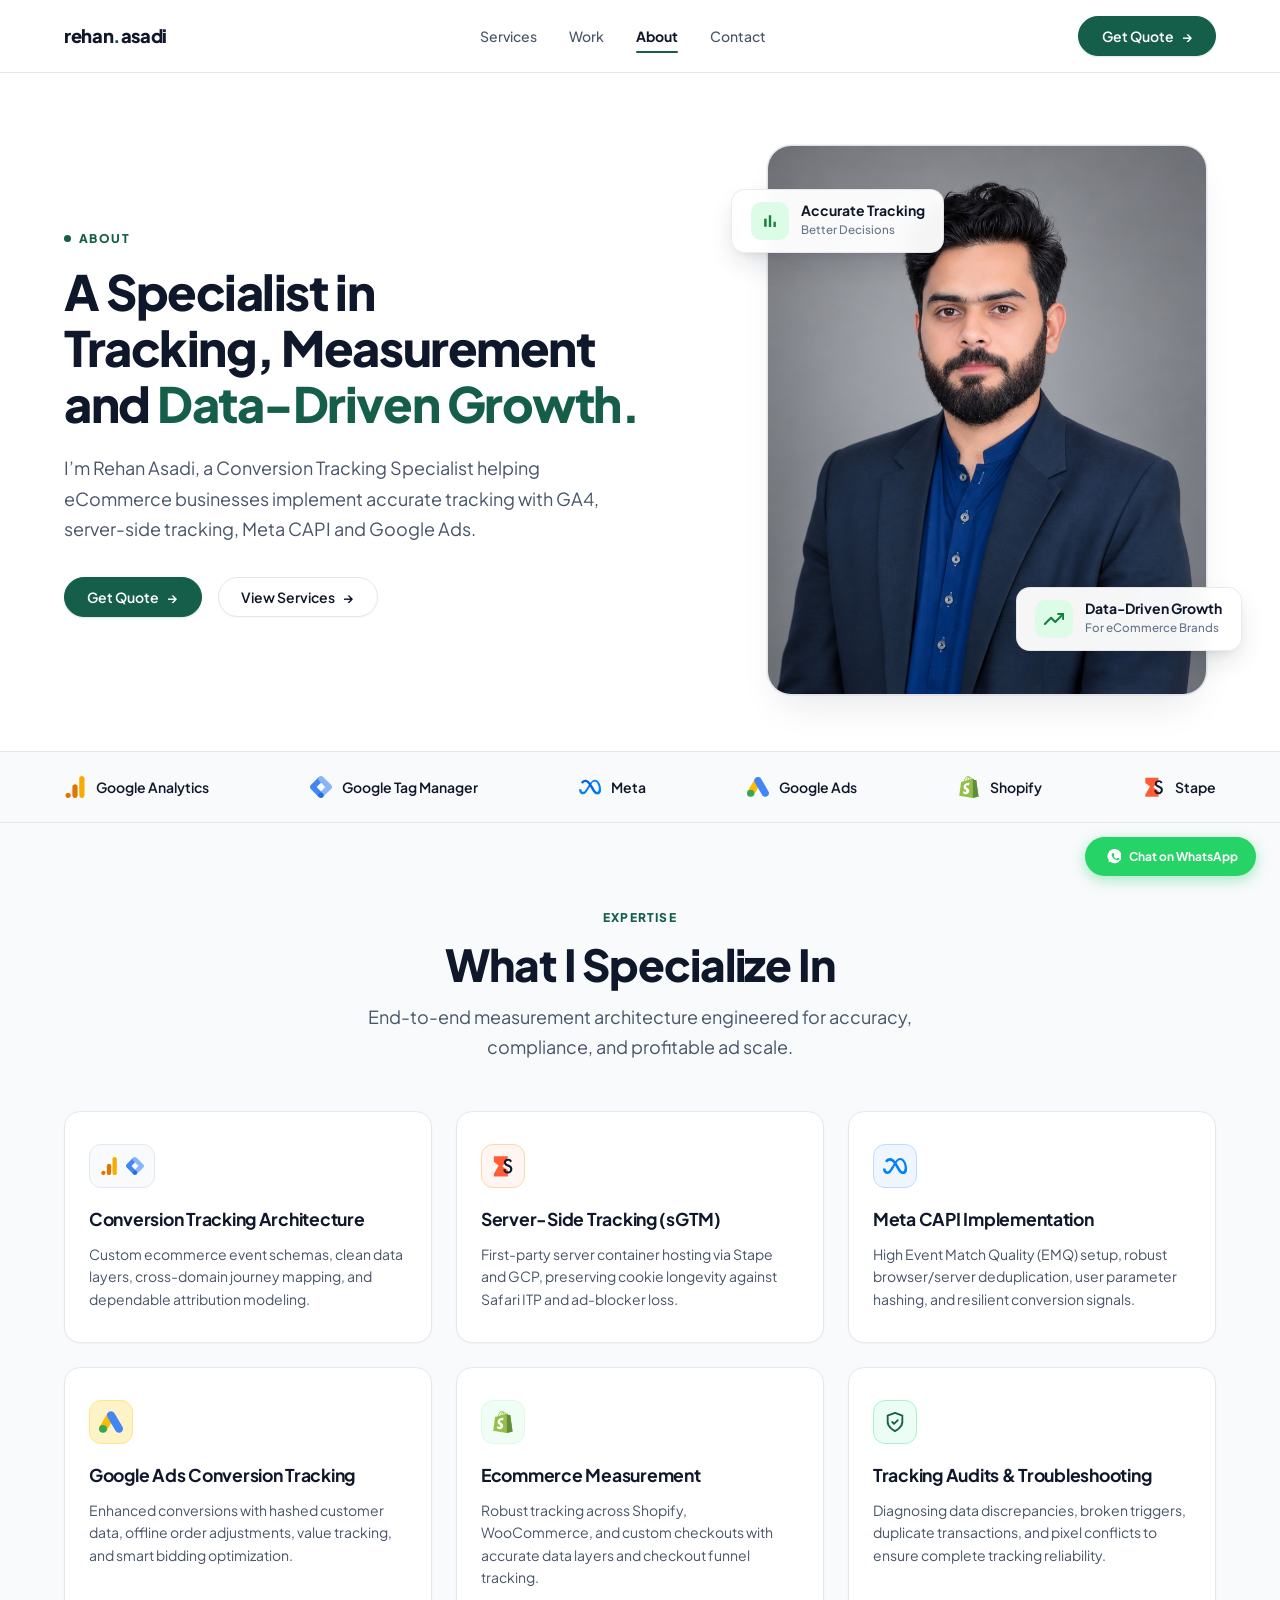
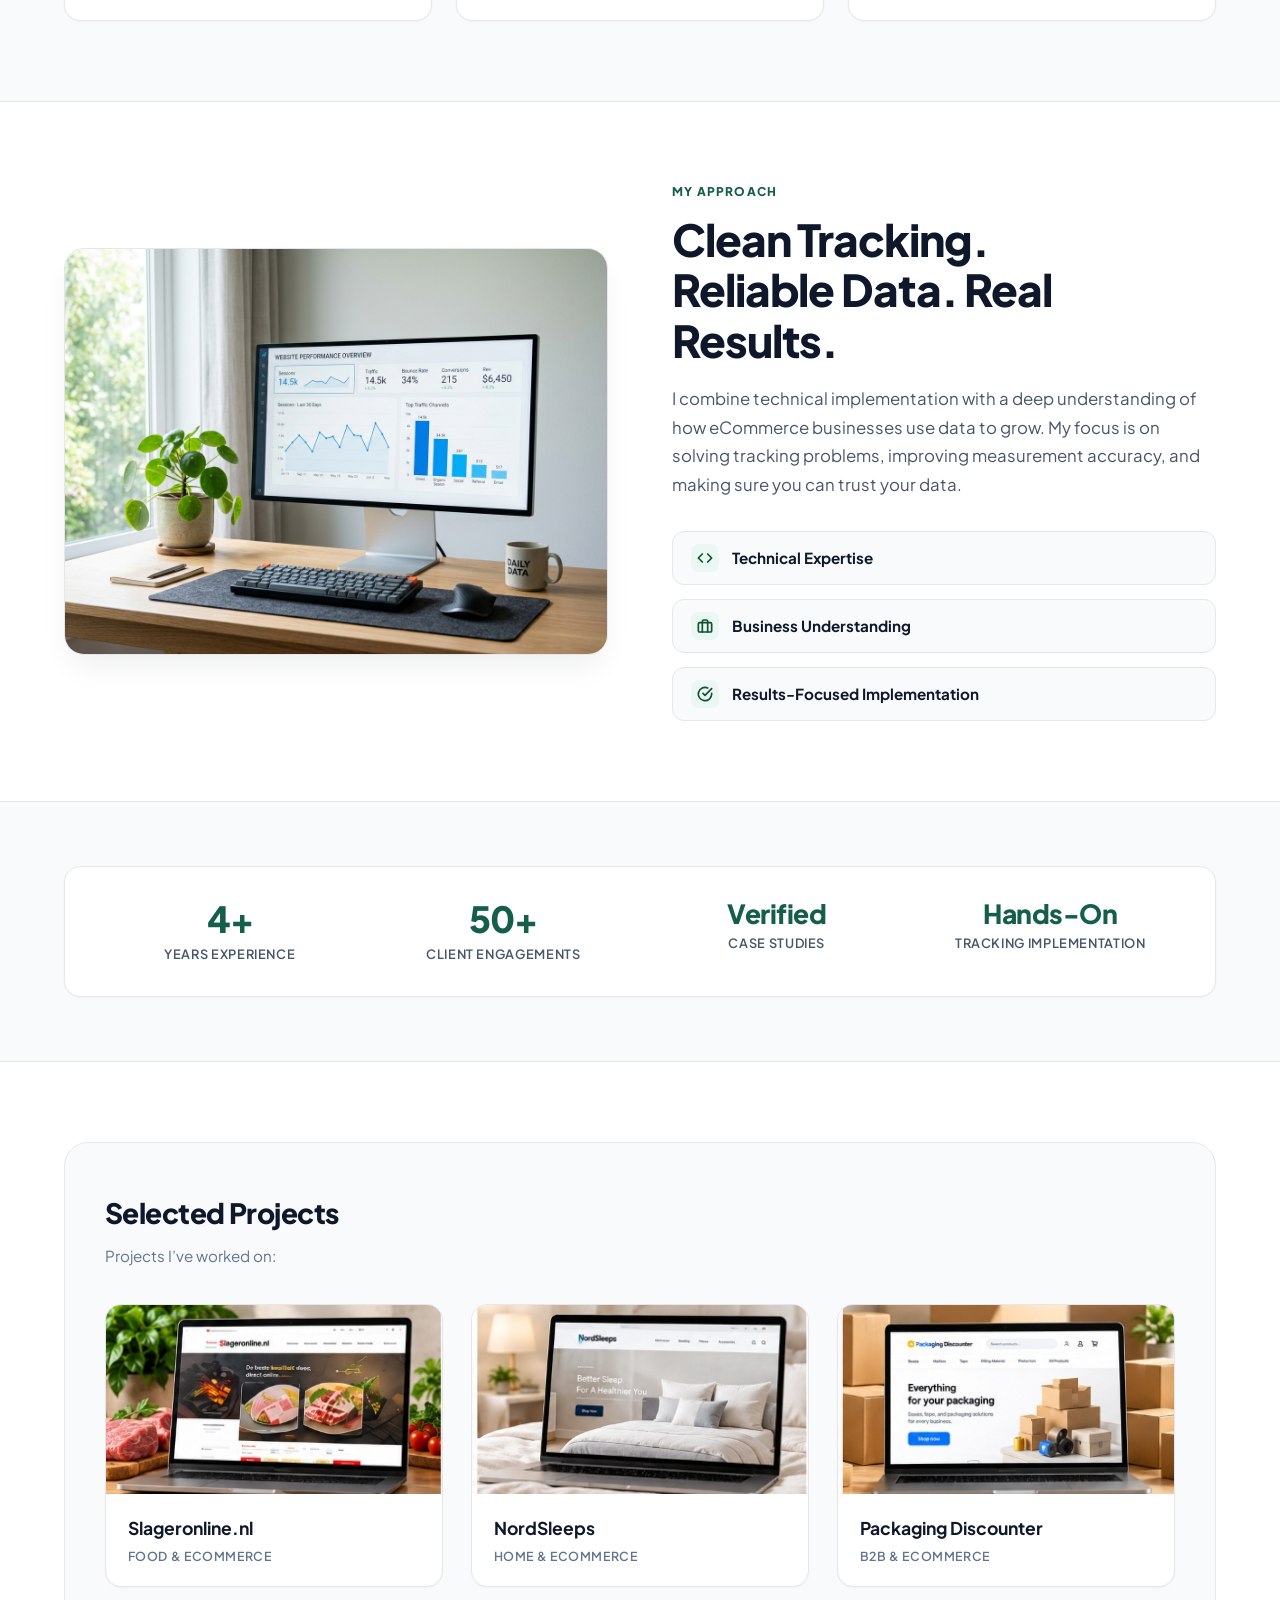
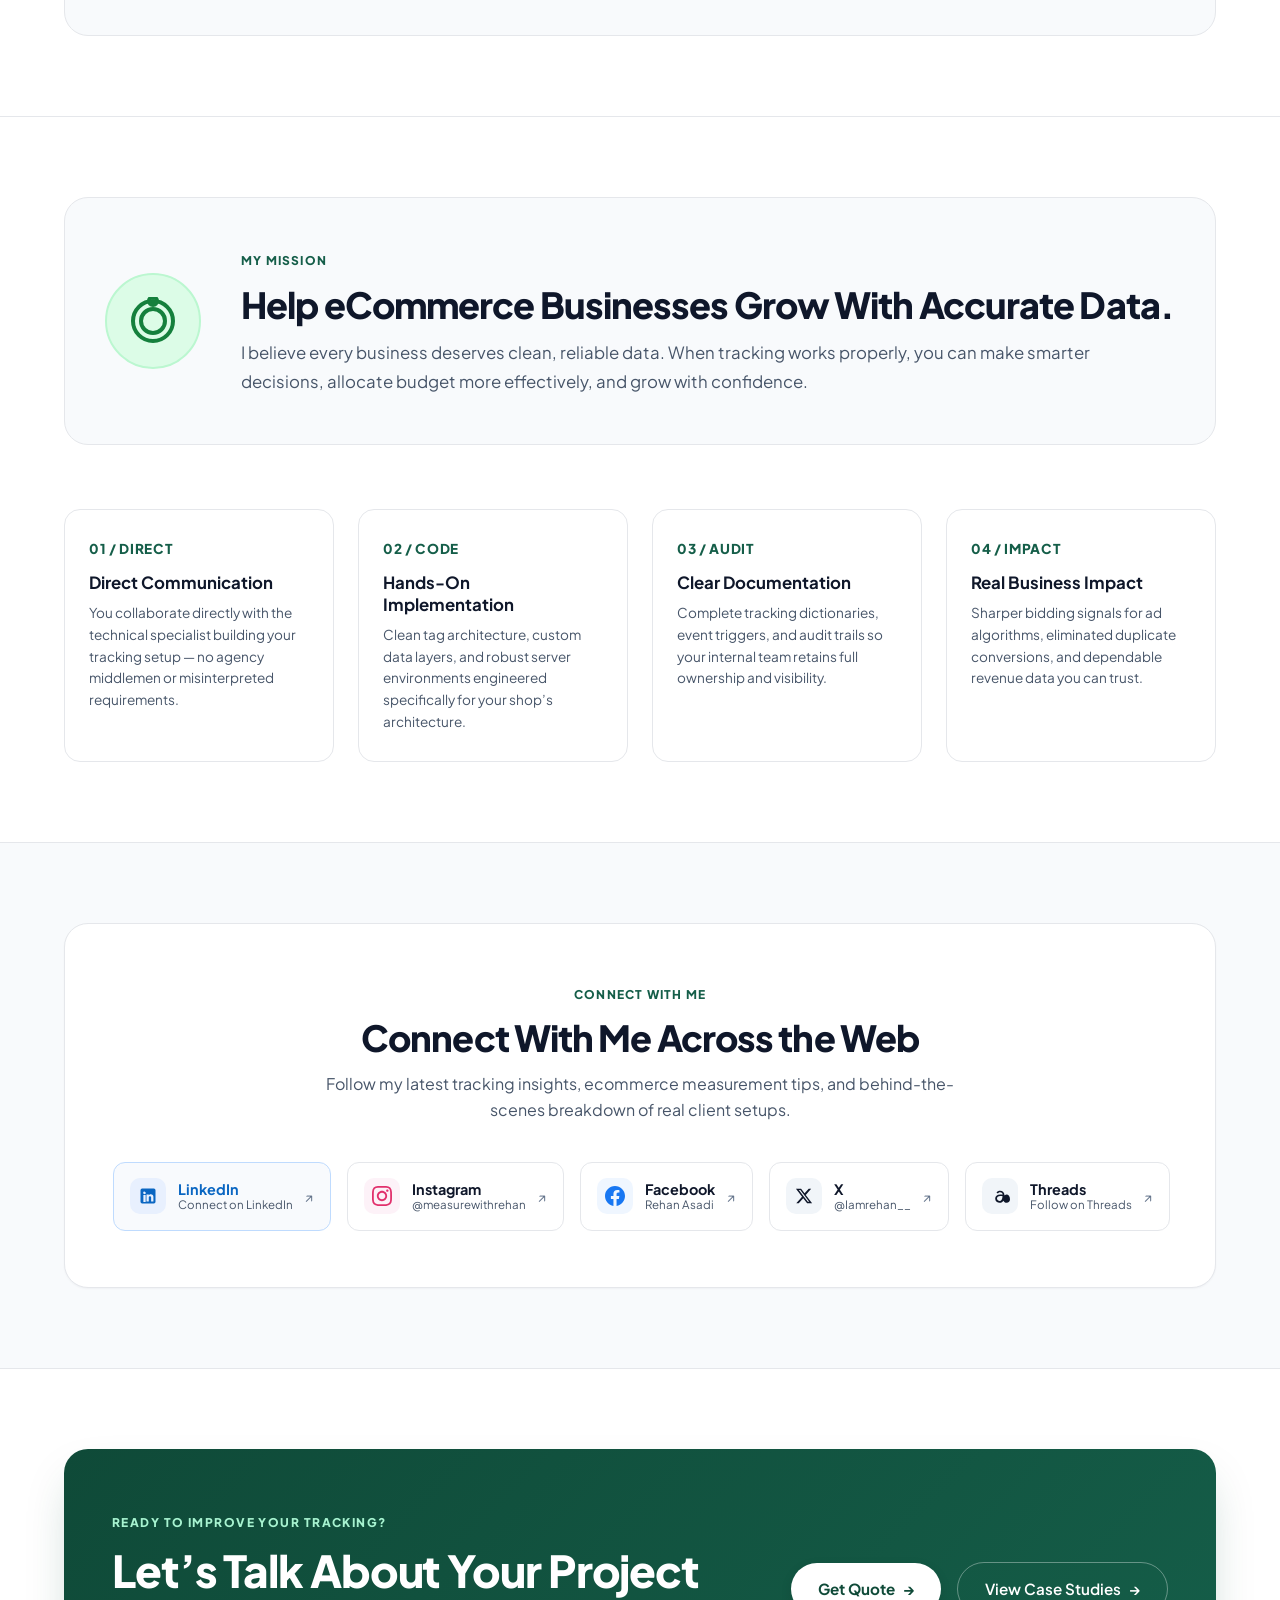
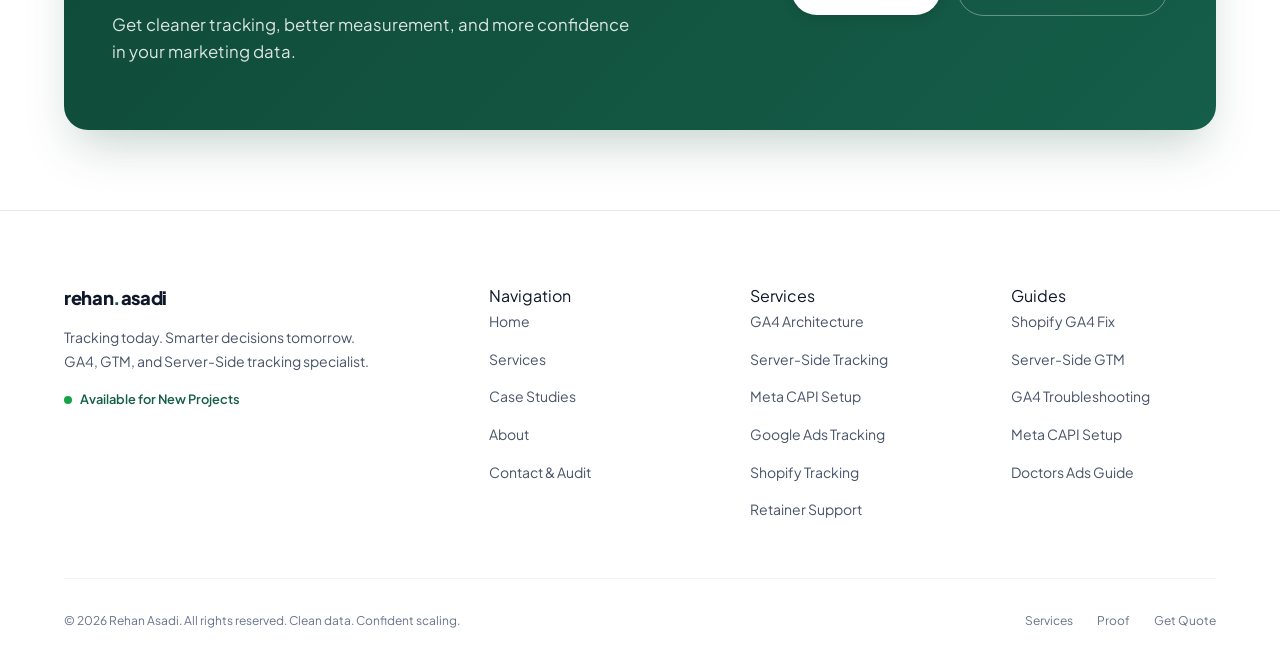
<file: about.html>
<!DOCTYPE html>
<html lang="en">
<head>
  <!-- Google tag (gtag.js) -->
  <script async src="https://www.googletagmanager.com/gtag/js?id=G-E7CHCE0W9C"></script>
  <script>
    window.dataLayer = window.dataLayer || [];
    function gtag(){dataLayer.push(arguments);}
    gtag('js', new Date());

    gtag('config', 'G-E7CHCE0W9C');
  </script>

    <!-- Favicon -->
  <link rel="icon" type="image/svg+xml" href="/favicon.svg" />
  <link rel="icon" type="image/png" sizes="48x48" href="/favicon-48x48.png" />
  <link rel="icon" type="image/png" sizes="32x32" href="/favicon-32x32.png" />
  <link rel="icon" type="image/png" sizes="16x16" href="/favicon-16x16.png" />
  <link rel="shortcut icon" href="/favicon.ico" />
  <link rel="apple-touch-icon" sizes="180x180" href="/apple-touch-icon.png" />
  <link rel="manifest" href="/site.webmanifest" />

  <meta charset="UTF-8" />
  <meta name="viewport" content="width=device-width, initial-scale=1.0" />
  <title>About - Rehan Asadi | GA4, Server-Side Tracking &amp; Measurement Specialist</title>
  <meta name="description" content="I’m Rehan Asadi, a conversion tracking and measurement specialist helping eCommerce businesses implement accurate tracking across GA4, GTM, server-side tracking, Meta CAPI, and Google Ads." />
  <meta name="author" content="Rehan Munawar" />
  <link rel="canonical" href="https://rehanasadi.com/about" />

  <!-- Open Graph / Meta -->
  <meta property="og:type" content="profile" />
  <meta property="og:url" content="https://rehanasadi.com/about" />
  <meta property="og:title" content="About - Rehan Asadi | Tracking &amp; Measurement Specialist" />
  <meta property="og:description" content="Helping eCommerce businesses implement accurate tracking with GA4, server-side tracking, Meta CAPI, and Google Ads." />
  <meta property="og:image" content="https://rehanasadi.com/assets/images/rehan-asadi-portrait.jpg" />

  <!-- Fonts & Stylesheets -->
  <link rel="preconnect" href="https://fonts.googleapis.com" />
  <link rel="preconnect" href="https://fonts.gstatic.com" crossorigin />
  <link rel="stylesheet" href="assets/design-system.css" />
  <link rel="stylesheet" href="assets/inner-pages.css" />
  <link rel="stylesheet" href="assets/contact-socials.css" />

  <!-- JSON-LD Structured Data -->
  <script type="application/ld+json">
  {
    "@context": "https://schema.org",
    "@graph": [
      {
        "@type": "BreadcrumbList",
        "itemListElement": [
          {
            "@type": "ListItem",
            "position": 1,
            "name": "Home",
            "item": "https://rehanasadi.com/"
          },
          {
            "@type": "ListItem",
            "position": 2,
            "name": "About",
            "item": "https://rehanasadi.com/about"
          }
        ]
      },
      {
        "@type": "AboutPage",
        "@id": "https://rehanasadi.com/about",
        "url": "https://rehanasadi.com/about",
        "name": "About Rehan Asadi - Conversion Tracking & Measurement Specialist",
        "description": "Helping eCommerce businesses implement accurate tracking with GA4, server-side tracking, Meta CAPI, and Google Ads.",
        "mainEntity": {
          "@type": "Person",
          "name": "Rehan Munawar",
          "alternateName": "Rehan Asadi",
          "jobTitle": "Conversion Tracking & Measurement Specialist",
          "image": "https://rehanasadi.com/assets/images/rehan-asadi-portrait.jpg",
          "knowsAbout": [
            "Google Analytics 4",
            "Google Tag Manager",
            "Server-Side Tracking",
            "Meta Conversions API",
            "Google Ads Conversion Tracking",
            "Ecommerce Data Layers"
          ]
        }
      }
    ]
  }
  </script>
</head>
<body>

  <!-- =========================================================================
       1. SHARED SITE HEADER
       ========================================================================= -->
  <header class="site-header">
    <div class="ds-container">
      <div class="site-header-inner">
        <a href="/" class="site-logo" aria-label="Rehan Asadi Home">
          rehan<span>.</span>asadi
        </a>

        <nav class="site-nav" aria-label="Main Navigation">
          <a href="services.html">Services</a>
          <a href="case-studies.html">Work</a>
          <a href="about.html" class="active">About</a>
          <a href="audit.html">Contact</a>
        </nav>

        <div class="nav-actions">
          <a href="https://wa.me/13025603106?text=Hi%20Rehan%2C%20I%20would%20like%20to%20get%20a%20quote%20for%20tracking%20services." class="btn btn-primary" target="_blank" rel="noopener">
            Get Quote <span class="btn-icon-arrow" aria-hidden="true">→</span>
          </a>
          <button class="mobile-nav-toggle" id="mobile-toggle" aria-label="Toggle navigation menu" aria-expanded="false">
            <svg width="24" height="24" viewBox="0 0 24 24" fill="none" stroke="currentColor" stroke-width="2" stroke-linecap="round" stroke-linejoin="round">
              <line x1="3" y1="12" x2="21" y2="12"></line>
              <line x1="3" y1="6" x2="21" y2="6"></line>
              <line x1="3" y1="18" x2="21" y2="18"></line>
            </svg>
          </button>
        </div>
      </div>
    </div>

    <!-- Mobile Drawer -->
    <div class="mobile-nav-drawer" id="mobile-drawer" hidden>
      <ul class="mobile-nav-list">
        <li><a href="services.html">Services</a></li>
        <li><a href="case-studies.html">Work / Case Studies</a></li>
        <li><a href="about.html" style="font-weight: 700; color: var(--ds-accent);">About</a></li>
        <li><a href="audit.html">Contact</a></li>
      </ul>
      <a href="https://wa.me/13025603106?text=Hi%20Rehan%2C%20I%20would%20like%20to%20get%20a%20quote%20for%20tracking%20services." class="btn btn-primary" target="_blank" rel="noopener" style="width: 100%; text-align: center;">
        Get Quote →
      </a>
    </div>
  </header>

  <main id="main-content">
    <!-- =========================================================================
         2. HERO SECTION (55/45 SPLIT WITH REAL PORTRAIT & FLOATING BADGES)
         ========================================================================= -->
    <section class="about-hero-section">
      <div class="ds-container">
        <div class="about-hero-grid">
          <!-- Left Column: Copy & Actions -->
          <div class="about-hero-content">
            <div class="about-eyebrow">
              <span class="about-eyebrow-dot" aria-hidden="true"></span>
              ABOUT
            </div>
            <h1 class="about-hero-h1">
              A Specialist in<br>
              Tracking, Measurement<br>
              <span class="hero-h1-line3">and <span class="about-hero-accent">Data-Driven Growth.</span></span>
            </h1>
            <p class="about-hero-lead">
              I’m Rehan Asadi, a Conversion Tracking Specialist helping eCommerce businesses implement accurate tracking with GA4, server-side tracking, Meta CAPI and Google Ads.
            </p>
            <div class="about-hero-actions">
              <a href="https://wa.me/13025603106?text=Hi%20Rehan%2C%20I%20want%20to%20discuss%20a%20tracking%20project." class="btn btn-primary" target="_blank" rel="noopener">
                Get Quote <span class="btn-icon-arrow" aria-hidden="true">→</span>
              </a>
              <a href="services.html" class="btn btn-secondary">
                View Services <span class="btn-icon-arrow" aria-hidden="true">→</span>
              </a>
            </div>
          </div>

          <!-- Right Column: Real Portrait & Verified Floating Badges -->
          <div class="about-hero-portrait-wrap">
            <!-- Floating Badge Top Left: Accurate Tracking -->
            <div class="about-floating-badge about-badge-top">
              <div class="about-badge-icon" aria-hidden="true">
                <svg viewBox="0 0 24 24" fill="currentColor">
                  <path d="M5 9.2h3V19H5zM10.6 5h2.8v14.2h-2.8zM16.2 13h2.8v6.2h-2.8z"/>
                </svg>
              </div>
              <div>
                <div class="about-badge-title">Accurate Tracking</div>
                <div class="about-badge-sub">Better Decisions</div>
              </div>
            </div>

            <!-- Portrait Photo Frame -->
            <div class="about-portrait-card">
              <img
                src="assets/images/rehan-asadi-portrait.jpg"
                alt="Rehan Asadi - Conversion Tracking &amp; Measurement Specialist"
                class="about-portrait-img"
                width="819"
                height="1024"
                loading="eager"
              />
            </div>

            <!-- Floating Badge Bottom Right: Data-Driven Growth -->
            <div class="about-floating-badge about-badge-bottom">
              <div class="about-badge-icon" aria-hidden="true">
                <svg viewBox="0 0 24 24" fill="none" stroke="currentColor" stroke-width="2.5" stroke-linecap="round" stroke-linejoin="round">
                  <polyline points="23 6 13.5 15.5 8.5 10.5 1 18"></polyline>
                  <polyline points="17 6 23 6 23 12"></polyline>
                </svg>
              </div>
              <div>
                <div class="about-badge-title">Data-Driven Growth</div>
                <div class="about-badge-sub">For eCommerce Brands</div>
              </div>
            </div>
          </div>
        </div>
      </div>
    </section>

    <!-- =========================================================================
         3. TOOLS & PLATFORMS STRIP (OFFICIAL BRAND LOGOS)
         ========================================================================= -->
    <section class="about-platform-section">
      <div class="ds-container">
        <div class="about-platform-bar" aria-label="Tools and Platforms I Work With">
          <!-- 1. Google Analytics -->
          <a href="services.html#ga4" class="about-platform-item">
            <div class="about-platform-icon">
              <svg viewBox="0 0 512 512" fill="none" xmlns="http://www.w3.org/2000/svg">
                <g transform="translate(-174.95 -339.18)scale(3.54856)">
                  <path d="M149.3 112.8V221c0 12.1 8.4 18.9 17.2 18.9 8.2 0 17.2-5.7 17.2-18.9V113.6c0-11.1-8.2-18-17.2-18s-17.2 7.6-17.2 17.2" fill="#F9AB00"/>
                  <path d="M104.2 167.7V221c0 12.1 8.4 18.9 17.2 18.9 8.2 0 17.2-5.7 17.2-18.9v-52.5c0-11.1-8.2-18-17.2-18s-17.2 7.7-17.2 17.2" fill="#E37400"/>
                  <path d="M93.6 222.7c0 9.5-7.7 17.2-17.2 17.2s-17.2-7.7-17.2-17.2 7.7-17.2 17.2-17.2 17.2 7.6 17.2 17.2" fill="#E37400"/>
                </g>
              </svg>
            </div>
            <span>Google Analytics</span>
          </a>

          <!-- 2. Google Tag Manager -->
          <a href="services.html#gtm" class="about-platform-item">
            <div class="about-platform-icon">
              <svg viewBox="0 0 512 512" fill="none" xmlns="http://www.w3.org/2000/svg">
                <path d="m300.5 491-88.8-86.6 190.8-194.9 92 90.1z" fill="#8AB4F8"/>
                <path d="m300.9 107.9-88.6-90.4L18.7 209.3c-25 25-25 65.4 0 90.4l190.7 192 90.2-84.4-145.3-152.8z" fill="#4285F4"/>
                <path d="m493.3 210.7-192-192c-25-25-65.5-25-90.5 0s-25 65.5 0 90.5l192 192c25 25 65.5 25 90.5 0 24.9-24.9 24.9-65.5 0-90.5" fill="#8AB4F8"/>
                <circle cx="254.5" cy="449.5" r="62.5" fill="#246FDB"/>
              </svg>
            </div>
            <span>Google Tag Manager</span>
          </a>

          <!-- 3. Meta CAPI -->
          <a href="services.html#capi" class="about-platform-item">
            <div class="about-platform-icon">
              <svg viewBox="0 0 1567 1041" fill="none" xmlns="http://www.w3.org/2000/svg">
                <defs>
                  <linearGradient id="metaGradAbout" x1="332.6" x2="1411" y1="637.7" y2="692.2" gradientUnits="userSpaceOnUse">
                    <stop offset="0" stop-color="#0064e1"/>
                    <stop offset=".4" stop-color="#0064e1"/>
                    <stop offset=".8" stop-color="#0073ee"/>
                    <stop offset="1" stop-color="#0082fb"/>
                  </linearGradient>
                </defs>
                <path d="M169.5 686.5c0 59.9 13.1 105.8 30.3 133.6 22.5 36.4 56 51.8 90.2 51.8 44.2 0 84.5-10.9 162.3-118.6C514.6 667.1 588 546 637.4 470l83.7-128.6c58.1-89.3 125.3-188.6 202.5-255.9C986.5 30.5 1054.5 0 1122.8 0c114.8 0 224.1 66.5 307.7 191.4 91.6 136.7 136 308.8 136 486.5 0 105.6-20.8 183.2-56.2 244.6-34.2 59.3-100.8 118.5-213 118.5V871.9c96 0 120-88.3 120-189.3 0-144-33.6-303.8-107.5-418-52.4-81-120.4-130.5-195.2-130.5-80.8 0-145.9 61.1-219.1 169.9-38.9 57.8-78.8 128.3-123.6 207.8l-49.4 87.5c-99.1 175.9-124.2 216-173.8 282.1C461.9 997.1 387.7 1041 290 1041c-115.8 0-189.1-50.2-234.4-125.8C18.5 853.5.3 772.6.3 680.5z" fill="#0081FB"/>
                <path d="M133.7 203.3C211.3 83.7 323.2 0 451.6 0 525.9 0 599.8 22 677 85.1c84.4 68.9 174.4 182.5 286.7 369.6l40.2 67.1c97.2 162 152.5 245.3 184.8 284.6 41.6 50.5 70.8 65.5 108.6 65.5 96 0 120-88.3 120-189.3l149.2-4.7c0 105.6-20.8 183.2-56.2 244.6-34.2 59.3-100.8 118.5-213 118.5-69.7 0-131.5-15.2-199.8-79.6C1045 911.9 983.6 824 936.4 744.9L796 510.1c-70.5-117.8-135.2-205.6-172.6-245.4-40.2-42.8-92-94.5-174.5-94.5-66.9 0-123.6 46.9-171.1 118.7z" fill="url(#metaGradAbout)"/>
              </svg>
            </div>
            <span>Meta</span>
          </a>

          <!-- 4. Google Ads -->
          <a href="services.html#gads" class="about-platform-item">
            <div class="about-platform-icon">
              <svg viewBox="0 0 256 230" fill="none" xmlns="http://www.w3.org/2000/svg">
                <path d="M5.888 166.405L90.88 20.9C101.676 27.256 156.116 57.384 164.908 63.114L79.916 208.627C70.62 220.907-5.888 185.04 5.888 166.396v.009Z" fill="#FBBC04"/>
                <path d="M250.084 166.402L165.092 20.906C153.21 1.132 127.619-6.054 106.6 5.625c-21.018 11.679-27.418 36.837-15.536 57.494l84.992 145.514c11.882 19.765 37.473 26.95 58.492 15.272 20.1-11.679 27.418-37.73 15.536-57.503Z" fill="#4285F4"/>
                <ellipse cx="42.664" cy="187.924" rx="42.664" ry="41.604" fill="#34A853"/>
              </svg>
            </div>
            <span>Google Ads</span>
          </a>

          <!-- 5. Shopify -->
          <a href="services.html#shopify" class="about-platform-item">
            <div class="about-platform-icon">
              <svg viewBox="0 0 512 512" fill="none" xmlns="http://www.w3.org/2000/svg">
                <path d="M425.9 98.7c-.3-2.7-2.7-3.9-4.5-4.2s-38.1-.6-38.1-.6-30.6-29.7-33.6-32.7-8.8-2.1-11.2-1.5c0 0-5.8 1.8-15.4 4.8-1.5-5.1-3.9-11.5-7.3-17.9-10.9-20.9-26.6-31.8-46-31.8-1.2 0-2.7 0-3.9.3-.6-.6-1.2-1.2-1.8-2.1-8.7-9-19.3-13.3-32-13-24.8.6-49.4 18.5-69.6 50.6-14.2 22.4-24.8 50.6-27.9 72.4-28.5 8.8-48.4 14.8-48.7 15.1-14.2 4.5-14.8 4.8-16.7 18.5-1.5 10-39.1 301-39.1 301L345.3 512l136.5-33.9c.1 0-55.6-377-55.9-379.4M307.2 69.3c-7.3 2.1-15.4 4.8-24.5 7.6-.3-12.4-1.8-30-7.6-45.1 19 3.6 28.1 24.8 32.1 37.5m-40.9 12.8c-16.7 5.1-34.5 10.6-52.7 16.3 5.1-19.4 14.8-38.8 26.6-51.5 4.5-4.8 10.6-10 17.9-13 7 14.3 8.2 34.5 8.2 48.2m-33.9-65.4c5.8 0 10.6 1.2 14.8 3.9-6.7 3.3-13.3 8.5-19.4 15.1-15.7 17-27.9 43-32.7 68.4-15.1 4.5-29.7 9.1-43.3 13.3 9.1-39.9 42.4-99.5 80.6-100.7" fill="#95BF47"/>
                <path d="M421.3 94.5c-1.8-.3-38.1-.6-38.1-.6s-30.6-29.7-33.6-32.7c-1.2-1.2-2.7-1.8-4.2-1.8V512l136.5-33.9s-55.7-376.6-56-379.4c-.7-2.7-2.8-3.9-4.6-4.2" fill="#5E8E3E"/>
                <path d="M269.6 164.7 253.9 224s-17.6-8.2-38.8-6.7c-30.9 1.8-31.2 21.2-30.9 26.3 1.8 26.6 71.5 32.4 75.4 94.5 3 49-26 82.4-67.8 85.1-50.3 3-77.8-26.3-77.8-26.3l10.6-45.1s27.9 20.9 50 19.7c14.5-.9 19.7-12.7 19.1-21.2-2.1-34.5-59-32.7-62.7-89.3-3-47.8 28.5-96.3 97.8-100.8 27.2-2.4 40.8 4.5 40.8 4.5" fill="#FFFFFF"/>
              </svg>
            </div>
            <span>Shopify</span>
          </a>

          <!-- 6. Stape / Server-Side -->
          <a href="services.html#sgtm" class="about-platform-item">
            <div class="about-platform-icon">
              <svg viewBox="0 2 36 38" fill="none" xmlns="http://www.w3.org/2000/svg">
                <path d="M26 7L17 22L26 28V38H3V34L11 20L3 14V5H26V7Z" fill="#FF5C35"/>
                <path d="M32.6989 13.1104L29.838 14.8057C29.3032 13.8773 28.7936 13.2718 28.3092 12.9893C27.8046 12.6663 27.1538 12.5049 26.3566 12.5049C25.3777 12.5049 24.5654 12.7824 23.9196 13.3374C23.2737 13.8823 22.9508 14.5685 22.9508 15.396C22.9508 16.5363 23.7985 17.4546 25.4938 18.1509L27.8248 19.1045C29.722 19.8714 31.1095 20.8099 31.9874 21.9199C32.8654 23.0199 33.3043 24.3721 33.3043 25.9766C33.3043 28.126 32.5878 29.902 31.1549 31.3047C29.7119 32.7174 27.9207 33.4238 25.7814 33.4238C23.7531 33.4238 22.0779 32.8234 20.756 31.6226C19.4542 30.4217 18.6419 28.7314 18.319 26.5518L21.8912 25.7646C22.0527 27.137 22.3352 28.0856 22.7389 28.6104C23.4655 29.6195 24.525 30.124 25.9176 30.124C27.0175 30.124 27.9308 29.7557 28.6573 29.019C29.3839 28.2824 29.7472 27.349 29.7472 26.2188C29.7472 25.7646 29.6816 25.3509 29.5504 24.9775C29.4293 24.5941 29.2325 24.2459 28.9601 23.9331C28.6977 23.6102 28.3546 23.3125 27.9308 23.04C27.507 22.7575 27.0024 22.4901 26.4171 22.2378L24.1617 21.2993C20.9628 19.9471 19.3634 17.9692 19.3634 15.3657C19.3634 13.6099 20.0345 12.1416 21.3766 10.9609C22.7187 9.77018 24.3888 9.1748 26.3868 9.1748C29.0812 9.1748 31.1852 10.4867 32.6989 13.1104Z" fill="#111827"/>
              </svg>
            </div>
            <span>Stape</span>
          </a>
        </div>
      </div>
    </section>

    <!-- =========================================================================
         4. WHAT I SPECIALIZE IN (6 CORE SERVICE AREAS IN 3X2 GRID)
         ========================================================================= -->
    <section class="about-specialize-section" id="specializations">
      <div class="ds-container">
        <div class="about-specialize-header">
          <span class="about-section-eyebrow">Expertise</span>
          <h2 class="about-section-h2" style="margin-bottom: 0.75rem;">What I Specialize In</h2>
          <p class="about-hero-lead" style="margin: 0 auto;">
            End-to-end measurement architecture engineered for accuracy, compliance, and profitable ad scale.
          </p>
        </div>

        <div class="about-specialize-grid">
          <!-- Card 1: Conversion Tracking Architecture (Official Dual GA4 + GTM Marks) -->
          <div class="about-specialize-card">
            <div class="about-specialize-icon about-specialize-dual-icon" aria-hidden="true" title="Google Analytics 4 &amp; Google Tag Manager">
              <svg width="18" height="18" viewBox="0 0 512 512" fill="none">
                <g transform="translate(-174.95 -339.18)scale(3.54856)">
                  <path d="M149.3 112.8V221c0 12.1 8.4 18.9 17.2 18.9 8.2 0 17.2-5.7 17.2-18.9V113.6c0-11.1-8.2-18-17.2-18s-17.2 7.6-17.2 17.2" fill="#F9AB00"/>
                  <path d="M104.2 167.7V221c0 12.1 8.4 18.9 17.2 18.9 8.2 0 17.2-5.7 17.2-18.9v-52.5c0-11.1-8.2-18-17.2-18s-17.2 7.7-17.2 17.2" fill="#E37400"/>
                  <path d="M93.6 222.7c0 9.5-7.7 17.2-17.2 17.2s-17.2-7.7-17.2-17.2 7.7-17.2 17.2-17.2 17.2 7.6 17.2 17.2" fill="#E37400"/>
                </g>
              </svg>
              <svg width="18" height="18" viewBox="0 0 512 512" fill="none">
                <path d="m300.5 491-88.8-86.6 190.8-194.9 92 90.1z" fill="#8AB4F8"/>
                <path d="m300.9 107.9-88.6-90.4L18.7 209.3c-25 25-25 65.4 0 90.4l190.7 192 90.2-84.4-145.3-152.8z" fill="#4285F4"/>
                <path d="m493.3 210.7-192-192c-25-25-65.5-25-90.5 0s-25 65.5 0 90.5l192 192c25 25 65.5 25 90.5 0 24.9-24.9 24.9-65.5 0-90.5" fill="#8AB4F8"/>
                <circle cx="254.5" cy="449.5" r="62.5" fill="#246FDB"/>
              </svg>
            </div>
            <h3 class="about-specialize-title">Conversion Tracking Architecture</h3>
            <p class="about-specialize-desc">
              Custom ecommerce event schemas, clean data layers, cross-domain journey mapping, and dependable attribution modeling.
            </p>
          </div>

          <!-- Card 2: Server-Side Tracking (Official Stape / sGTM Mark) -->
          <div class="about-specialize-card">
            <div class="about-specialize-icon" aria-hidden="true" style="background-color: #FFF5F2; border-color: #FED7AA;" title="Stape / Server-Side GTM">
              <svg width="22" height="24" viewBox="0 2 36 38" fill="none">
                <path d="M26 7L17 22L26 28V38H3V34L11 20L3 14V5H26V7Z" fill="#FF5C35"/>
                <path d="M32.6989 13.1104L29.838 14.8057C29.3032 13.8773 28.7936 13.2718 28.3092 12.9893C27.8046 12.6663 27.1538 12.5049 26.3566 12.5049C25.3777 12.5049 24.5654 12.7824 23.9196 13.3374C23.2737 13.8823 22.9508 14.5685 22.9508 15.396C22.9508 16.5363 23.7985 17.4546 25.4938 18.1509L27.8248 19.1045C29.722 19.8714 31.1095 20.8099 31.9874 21.9199C32.8654 23.0199 33.3043 24.3721 33.3043 25.9766C33.3043 28.126 32.5878 29.902 31.1549 31.3047C29.7119 32.7174 27.9207 33.4238 25.7814 33.4238C23.7531 33.4238 22.0779 32.8234 20.756 31.6226C19.4542 30.4217 18.6419 28.7314 18.319 26.5518L21.8912 25.7646C22.0527 27.137 22.3352 28.0856 22.7389 28.6104C23.4655 29.6195 24.525 30.124 25.9176 30.124C27.0175 30.124 27.9308 29.7557 28.6573 29.019C29.3839 28.2824 29.7472 27.349 29.7472 26.2188C29.7472 25.7646 29.6816 25.3509 29.5504 24.9775C29.4293 24.5941 29.2325 24.2459 28.9601 23.9331C28.6977 23.6102 28.3546 23.3125 27.9308 23.04C27.507 22.7575 27.0024 22.4901 26.4171 22.2378L24.1617 21.2993C20.9628 19.9471 19.3634 17.9692 19.3634 15.3657C19.3634 13.6099 20.0345 12.1416 21.3766 10.9609C22.7187 9.77018 24.3888 9.1748 26.3868 9.1748C29.0812 9.1748 31.1852 10.4867 32.6989 13.1104Z" fill="#111827"/>
              </svg>
            </div>
            <h3 class="about-specialize-title">Server-Side Tracking (sGTM)</h3>
            <p class="about-specialize-desc">
              First-party server container hosting via Stape and GCP, preserving cookie longevity against Safari ITP and ad-blocker loss.
            </p>
          </div>

          <!-- Card 3: Meta CAPI (Official Meta Ribbon SVG) -->
          <div class="about-specialize-card">
            <div class="about-specialize-icon" aria-hidden="true" style="background-color: #EFF6FF; border-color: #BFDBFE;" title="Meta Conversions API">
              <svg width="24" height="20" viewBox="0 0 1567 1041" fill="#0081FB">
                <path d="M169.5 686.5c0 59.9 13.1 105.8 30.3 133.6 22.5 36.4 56 51.8 90.2 51.8 44.2 0 84.5-10.9 162.3-118.6C514.6 667.1 588 546 637.4 470l83.7-128.6c58.1-89.3 125.3-188.6 202.5-255.9C986.5 30.5 1054.5 0 1122.8 0c114.8 0 224.1 66.5 307.7 191.4 91.6 136.7 136 308.8 136 486.5 0 105.6-20.8 183.2-56.2 244.6-34.2 59.3-100.8 118.5-213 118.5V871.9c96 0 120-88.3 120-189.3 0-144-33.6-303.8-107.5-418-52.4-81-120.4-130.5-195.2-130.5-80.8 0-145.9 61.1-219.1 169.9-38.9 57.8-78.8 128.3-123.6 207.8l-49.4 87.5c-99.1 175.9-124.2 216-173.8 282.1C461.9 997.1 387.7 1041 290 1041c-115.8 0-189.1-50.2-234.4-125.8C18.5 853.5.3 772.6.3 680.5z"/>
                <path d="M133.7 203.3C211.3 83.7 323.2 0 451.6 0 525.9 0 599.8 22 677 85.1c84.4 68.9 174.4 182.5 286.7 369.6l40.2 67.1c97.2 162 152.5 245.3 184.8 284.6 41.6 50.5 70.8 65.5 108.6 65.5 96 0 120-88.3 120-189.3l149.2-4.7c0 105.6-20.8 183.2-56.2 244.6-34.2 59.3-100.8 118.5-213 118.5-69.7 0-131.5-15.2-199.8-79.6C1045 911.9 983.6 824 936.4 744.9L796 510.1c-70.5-117.8-135.2-205.6-172.6-245.4-40.2-42.8-92-94.5-174.5-94.5-66.9 0-123.6 46.9-171.1 118.7z"/>
              </svg>
            </div>
            <h3 class="about-specialize-title">Meta CAPI Implementation</h3>
            <p class="about-specialize-desc">
              High Event Match Quality (EMQ) setup, robust browser/server deduplication, user parameter hashing, and resilient conversion signals.
            </p>
          </div>

          <!-- Card 4: Google Ads (Official Folded Triangle SVG) -->
          <div class="about-specialize-card">
            <div class="about-specialize-icon" aria-hidden="true" style="background-color: #FEF3C7; border-color: #FDE68A;" title="Google Ads">
              <svg width="24" height="22" viewBox="0 0 256 230" fill="none">
                <path d="M5.888 166.405L90.88 20.9C101.676 27.256 156.116 57.384 164.908 63.114L79.916 208.627C70.62 220.907-5.888 185.04 5.888 166.396v.009Z" fill="#FBBC04"/>
                <path d="M250.084 166.402L165.092 20.906C153.21 1.132 127.619-6.054 106.6 5.625c-21.018 11.679-27.418 36.837-15.536 57.494l84.992 145.514c11.882 19.765 37.473 26.95 58.492 15.272 20.1-11.679 27.418-37.73 15.536-57.503Z" fill="#4285F4"/>
                <ellipse cx="42.664" cy="187.924" rx="42.664" ry="41.604" fill="#34A853"/>
              </svg>
            </div>
            <h3 class="about-specialize-title">Google Ads Conversion Tracking</h3>
            <p class="about-specialize-desc">
              Enhanced conversions with hashed customer data, offline order adjustments, value tracking, and smart bidding optimization.
            </p>
          </div>

          <!-- Card 5: Ecommerce Measurement (Official Shopify Bag SVG) -->
          <div class="about-specialize-card">
            <div class="about-specialize-icon" aria-hidden="true" style="background-color: #F0FDF4; border-color: #DCFCE7;" title="Shopify &amp; Ecommerce Measurement">
              <svg width="22" height="22" viewBox="0 0 512 512" fill="none">
                <path d="M425.9 98.7c-.3-2.7-2.7-3.9-4.5-4.2s-38.1-.6-38.1-.6-30.6-29.7-33.6-32.7-8.8-2.1-11.2-1.5c0 0-5.8 1.8-15.4 4.8-1.5-5.1-3.9-11.5-7.3-17.9-10.9-20.9-26.6-31.8-46-31.8-1.2 0-2.7 0-3.9.3-.6-.6-1.2-1.2-1.8-2.1-8.7-9-19.3-13.3-32-13-24.8.6-49.4 18.5-69.6 50.6-14.2 22.4-24.8 50.6-27.9 72.4-28.5 8.8-48.4 14.8-48.7 15.1-14.2 4.5-14.8 4.8-16.7 18.5-1.5 10-39.1 301-39.1 301L345.3 512l136.5-33.9c.1 0-55.6-377-55.9-379.4M307.2 69.3c-7.3 2.1-15.4 4.8-24.5 7.6-.3-12.4-1.8-30-7.6-45.1 19 3.6 28.1 24.8 32.1 37.5m-40.9 12.8c-16.7 5.1-34.5 10.6-52.7 16.3 5.1-19.4 14.8-38.8 26.6-51.5 4.5-4.8 10.6-10 17.9-13 7 14.3 8.2 34.5 8.2 48.2m-33.9-65.4c5.8 0 10.6 1.2 14.8 3.9-6.7 3.3-13.3 8.5-19.4 15.1-15.7 17-27.9 43-32.7 68.4-15.1 4.5-29.7 9.1-43.3 13.3 9.1-39.9 42.4-99.5 80.6-100.7" fill="#95BF47"/>
                <path d="M421.3 94.5c-1.8-.3-38.1-.6-38.1-.6s-30.6-29.7-33.6-32.7c-1.2-1.2-2.7-1.8-4.2-1.8V512l136.5-33.9s-55.7-376.6-56-379.4c-.7-2.7-2.8-3.9-4.6-4.2" fill="#5E8E3E"/>
                <path d="M269.6 164.7 253.9 224s-17.6-8.2-38.8-6.7c-30.9 1.8-31.2 21.2-30.9 26.3 1.8 26.6 71.5 32.4 75.4 94.5 3 49-26 82.4-67.8 85.1-50.3 3-77.8-26.3-77.8-26.3l10.6-45.1s27.9 20.9 50 19.7c14.5-.9 19.7-12.7 19.1-21.2-2.1-34.5-59-32.7-62.7-89.3-3-47.8 28.5-96.3 97.8-100.8 27.2-2.4 40.8 4.5 40.8 4.5" fill="#FFFFFF"/>
              </svg>
            </div>
            <h3 class="about-specialize-title">Ecommerce Measurement</h3>
            <p class="about-specialize-desc">
              Robust tracking across Shopify, WooCommerce, and custom checkouts with accurate data layers and checkout funnel tracking.
            </p>
          </div>

          <!-- Card 6: Tracking Audits & Troubleshooting (Clean Shield / Audit SVG) -->
          <div class="about-specialize-card">
            <div class="about-specialize-icon" aria-hidden="true" style="background-color: #ECFDF5; border-color: #A7F3D0;" title="Tracking Audits &amp; Troubleshooting">
              <svg width="22" height="22" viewBox="0 0 24 24" fill="none" stroke="#155E49" stroke-width="2" stroke-linecap="round" stroke-linejoin="round">
                <path d="M12 22s8-4 8-10V5l-8-3-8 3v7c0 6 8 10 8 10z"/>
                <polyline points="9 12 11 14 15 10"/>
              </svg>
            </div>
            <h3 class="about-specialize-title">Tracking Audits &amp; Troubleshooting</h3>
            <p class="about-specialize-desc">
              Diagnosing data discrepancies, broken triggers, duplicate transactions, and pixel conflicts to ensure complete tracking reliability.
            </p>
          </div>
        </div>
      </div>
    </section>

    <!-- =========================================================================
         5. MY APPROACH SECTION (ANALYTICS DESK MONITOR VISUAL + PILL POINTS)
         ========================================================================= -->
    <section class="about-approach-section" id="approach">
      <div class="ds-container">
        <div class="about-approach-grid">
          <!-- Left Column: Modern Desk Analytics Visual matching Option B -->
          <div class="about-approach-visual">
            <img
              src="assets/images/about-approach-monitor.jpg"
              alt="Analytics performance overview dashboard on modern monitor setup"
              width="1024"
              height="768"
              loading="eager"
            />
          </div>

          <!-- Right Column: Approach Philosophy & Pillars -->
          <div class="about-approach-content">
            <span class="about-section-eyebrow">My Approach</span>
            <h2 class="about-section-h2">
              Clean Tracking.<br>
              Reliable Data. Real Results.
            </h2>
            <p class="about-approach-lead">
              I combine technical implementation with a deep understanding of how eCommerce businesses use data to grow. My focus is on solving tracking problems, improving measurement accuracy, and making sure you can trust your data.
            </p>

            <div class="about-approach-pills">
              <div class="about-approach-pill">
                <div class="about-pill-icon" aria-hidden="true">
                  <svg viewBox="0 0 24 24" fill="none" stroke="currentColor" stroke-width="2.5" stroke-linecap="round" stroke-linejoin="round">
                    <polyline points="16 18 22 12 16 6"></polyline>
                    <polyline points="8 6 2 12 8 18"></polyline>
                  </svg>
                </div>
                <span>Technical Expertise</span>
              </div>

              <div class="about-approach-pill">
                <div class="about-pill-icon" aria-hidden="true">
                  <svg viewBox="0 0 24 24" fill="none" stroke="currentColor" stroke-width="2.5" stroke-linecap="round" stroke-linejoin="round">
                    <rect x="2" y="7" width="20" height="14" rx="2" ry="2"></rect>
                    <path d="M16 21V5a2 2 0 0 0-2-2h-4a2 2 0 0 0-2 2v16"></path>
                  </svg>
                </div>
                <span>Business Understanding</span>
              </div>

              <div class="about-approach-pill">
                <div class="about-pill-icon" aria-hidden="true">
                  <svg viewBox="0 0 24 24" fill="none" stroke="currentColor" stroke-width="2.5" stroke-linecap="round" stroke-linejoin="round">
                    <path d="M22 11.08V12a10 10 0 1 1-5.93-9.14"></path>
                    <polyline points="22 4 12 14.01 9 11.01"></polyline>
                  </svg>
                </div>
                <span>Results-Focused Implementation</span>
              </div>
            </div>
          </div>
        </div>
      </div>
    </section>

    <!-- =========================================================================
         6. REAL-WORLD EXPERIENCE (METRICS / PROOF STRIP)
         ========================================================================= -->
    <section class="about-experience-section" aria-label="Real-World Experience and Track Record">
      <div class="ds-container">
        <div class="about-metrics-strip">
          <div class="about-metric-item">
            <span class="about-metric-val">4+</span>
            <span class="about-metric-lbl">Years Experience</span>
          </div>
          <div class="about-metric-item">
            <span class="about-metric-val">50+</span>
            <span class="about-metric-lbl">Client Engagements</span>
          </div>
          <div class="about-metric-item">
            <span class="about-metric-val about-metric-text-val">Verified</span>
            <span class="about-metric-lbl">Case Studies</span>
          </div>
          <div class="about-metric-item">
            <span class="about-metric-val about-metric-text-val">Hands-On</span>
            <span class="about-metric-lbl">Tracking Implementation</span>
          </div>
        </div>
      </div>
    </section>

    <!-- =========================================================================
         7. SELECTED PROJECTS (NEUTRAL FRAMING WITH ILLUSTRATIVE VISUALS)
         ========================================================================= -->
    <section class="about-projects-section" id="projects">
      <div class="ds-container">
        <div class="about-projects-container">
          <div class="about-projects-header">
            <h2 class="about-projects-title">Selected Projects</h2>
            <p class="about-projects-sub">Projects I’ve worked on:</p>
          </div>

          <div class="about-projects-grid">
            <!-- Project 1: Slageronline.nl -->
            <a href="case-studies.html#slageronline" class="about-project-card">
              <div class="about-project-thumb">
                <img
                  src="assets/images/case-slageronline.png"
                  alt="Slageronline.nl ecommerce project representation"
                  width="480"
                  height="270"
                  loading="eager"
                />
              </div>
              <div class="about-project-body">
                <h3 class="about-project-name">Slageronline.nl</h3>
                <span class="about-project-cat">Food &amp; eCommerce</span>
              </div>
            </a>

            <!-- Project 2: NordSleeps -->
            <a href="case-studies.html#nordsleeps" class="about-project-card">
              <div class="about-project-thumb">
                <img
                  src="assets/images/case-nordsleeps.png"
                  alt="NordSleeps ecommerce project representation"
                  width="480"
                  height="270"
                  loading="eager"
                />
              </div>
              <div class="about-project-body">
                <h3 class="about-project-name">NordSleeps</h3>
                <span class="about-project-cat">Home &amp; eCommerce</span>
              </div>
            </a>

            <!-- Project 3: Packaging Discounter -->
            <a href="case-studies.html#packaging-discounter" class="about-project-card">
              <div class="about-project-thumb">
                <img
                  src="assets/images/case-packaging-discounter.png"
                  alt="Packaging Discounter ecommerce project representation"
                  width="480"
                  height="270"
                  loading="eager"
                />
              </div>
              <div class="about-project-body">
                <h3 class="about-project-name">Packaging Discounter</h3>
                <span class="about-project-cat">B2B &amp; eCommerce</span>
              </div>
            </a>
          </div>
        </div>
      </div>
    </section>

    <!-- =========================================================================
         8. WHY WORK WITH ME (4 PRINCIPLES: DIRECT, HANDS-ON, CLEAR DOCS, BUSINESS IMPACT)
         ========================================================================= -->
    <section class="about-why-section" id="why-work-with-me">
      <div class="ds-container">
        <!-- Top Mission Banner with Bullseye Icon -->
        <div class="about-mission-banner">
          <div class="about-mission-icon-large" aria-hidden="true">
            <svg viewBox="0 0 24 24" fill="none" stroke="currentColor" stroke-width="2" stroke-linecap="round" stroke-linejoin="round">
              <circle cx="12" cy="12" r="10"></circle>
              <circle cx="12" cy="12" r="6"></circle>
              <circle cx="12" cy="2" r="2"></circle>
            </svg>
          </div>
          <div class="about-mission-text">
            <span class="about-section-eyebrow">My Mission</span>
            <h2 class="about-mission-title">Help eCommerce Businesses Grow With Accurate Data.</h2>
            <p class="about-mission-desc">
              I believe every business deserves clean, reliable data. When tracking works properly, you can make smarter decisions, allocate budget more effectively, and grow with confidence.
            </p>
          </div>
        </div>

        <!-- 4 Specialist Differentiators -->
        <div class="about-pillars-grid">
          <div class="about-pillar-card">
            <span class="about-pillar-num">01 / DIRECT</span>
            <h3 class="about-pillar-title">Direct Communication</h3>
            <p class="about-pillar-desc">
              You collaborate directly with the technical specialist building your tracking setup — no agency middlemen or misinterpreted requirements.
            </p>
          </div>

          <div class="about-pillar-card">
            <span class="about-pillar-num">02 / CODE</span>
            <h3 class="about-pillar-title">Hands-On Implementation</h3>
            <p class="about-pillar-desc">
              Clean tag architecture, custom data layers, and robust server environments engineered specifically for your shop’s architecture.
            </p>
          </div>

          <div class="about-pillar-card">
            <span class="about-pillar-num">03 / AUDIT</span>
            <h3 class="about-pillar-title">Clear Documentation</h3>
            <p class="about-pillar-desc">
              Complete tracking dictionaries, event triggers, and audit trails so your internal team retains full ownership and visibility.
            </p>
          </div>

          <div class="about-pillar-card">
            <span class="about-pillar-num">04 / IMPACT</span>
            <h3 class="about-pillar-title">Real Business Impact</h3>
            <p class="about-pillar-desc">
              Sharper bidding signals for ad algorithms, eliminated duplicate conversions, and dependable revenue data you can trust.
            </p>
          </div>
        </div>
      </div>
    </section>

    <!-- =========================================================================
         9. CONNECT WITH ME SECTION (PREMIUM SOCIAL CONNECTION CARD)
         ========================================================================= -->
    <section class="about-connect-section" id="connect">
      <div class="ds-container">
        <div class="about-connect-card">
          <div class="about-connect-header">
            <span class="about-section-eyebrow">Connect With Me</span>
            <h2 class="about-connect-title">Connect With Me Across the Web</h2>
            <p class="about-connect-lead">
              Follow my latest tracking insights, ecommerce measurement tips, and behind-the-scenes breakdown of real client setups.
            </p>
          </div>

          <div class="about-connect-grid" role="list">
            <!-- 1. LinkedIn (Primary / Professional) -->
            <a
              href="https://linkedin.com/in/rehanasadi"
              class="about-social-btn about-social-linkedin"
              target="_blank"
              rel="noopener noreferrer"
              aria-label="Connect with Rehan on LinkedIn (opens in new tab)"
              role="listitem"
            >
              <div class="about-social-icon about-icon-linkedin" aria-hidden="true">
                <svg width="20" height="20" viewBox="0 0 24 24" fill="currentColor">
                  <path d="M19 3a2 2 0 0 1 2 2v14a2 2 0 0 1-2 2H5a2 2 0 0 1-2-2V5a2 2 0 0 1 2-2h14m-.5 15.5v-5.3a3.26 3.26 0 0 0-3.26-3.26c-.85 0-1.84.52-2.28 1.3v-1.11h-2.79v8.37h2.79v-4.93c0-.77.62-1.4 1.39-1.4a1.4 1.4 0 0 1 1.4 1.4v4.93h2.75M6.46 10.9v8.37H9.2V10.9H6.46M7.83 6.45a1.66 1.66 0 0 0-1.66 1.66 1.66 1.66 0 0 0 1.66 1.66 1.66 1.66 0 0 0 1.66-1.66Z"/>
                </svg>
              </div>
              <div class="about-social-text">
                <span class="about-social-name">LinkedIn</span>
                <span class="about-social-meta">Connect on LinkedIn</span>
              </div>
              <span class="about-social-arrow" aria-hidden="true">↗</span>
            </a>

            <!-- 2. Instagram -->
            <a
              href="https://www.instagram.com/measurewithrehan"
              class="about-social-btn about-social-instagram"
              target="_blank"
              rel="noopener noreferrer"
              aria-label="Follow Rehan on Instagram @measurewithrehan (opens in new tab)"
              role="listitem"
            >
              <div class="about-social-icon about-icon-instagram" aria-hidden="true">
                <svg width="20" height="20" viewBox="0 0 24 24" fill="currentColor">
                  <path d="M12 2.163c3.204 0 3.584.012 4.85.07 3.252.148 4.771 1.691 4.919 4.919.058 1.265.069 1.645.069 4.849 0 3.205-.012 3.584-.069 4.849-.149 3.225-1.664 4.771-4.919 4.919-1.266.058-1.644.07-4.85.07-3.204 0-3.584-.012-4.849-.07-3.26-.149-4.771-1.699-4.919-4.92-.058-1.265-.07-1.644-.07-4.849 0-3.204.013-3.583.07-4.849.149-3.227 1.664-4.771 4.919-4.919 1.266-.057 1.645-.069 4.849-.069zm0-2.163c-3.259 0-3.667.014-4.947.072-4.358.2-6.78 2.618-6.98 6.98-.059 1.281-.073 1.689-.073 4.948 0 3.259.014 3.668.072 4.948.2 4.358 2.618 6.78 6.98 6.98 1.281.058 1.689.072 4.948.072 3.259 0 3.668-.014 4.948-.072 4.354-.2 6.782-2.618 6.979-6.98.059-1.28.073-1.689.073-4.948 0-3.259-.014-3.667-.072-4.947-.196-4.354-2.617-6.78-6.979-6.98-1.281-.059-1.69-.073-4.949-.073zm0 5.838c-3.403 0-6.162 2.759-6.162 6.162s2.759 6.163 6.162 6.163 6.162-2.759 6.162-6.163c0-3.403-2.759-6.162-6.162-6.162zm0 10.162c-2.209 0-4-1.79-4-4 0-2.209 1.791-4 4-4s4 1.791 4 4c0 2.21-1.791 4-4 4zm6.406-11.845c-.796 0-1.441.645-1.441 1.44s.645 1.44 1.441 1.44c.795 0 1.439-.645 1.439-1.44s-.644-1.44-1.439-1.44z"/>
                </svg>
              </div>
              <div class="about-social-text">
                <span class="about-social-name">Instagram</span>
                <span class="about-social-meta">@measurewithrehan</span>
              </div>
              <span class="about-social-arrow" aria-hidden="true">↗</span>
            </a>

            <!-- 3. Facebook -->
            <a
              href="https://www.facebook.com/share/173K18iNuX/"
              class="about-social-btn about-social-facebook"
              target="_blank"
              rel="noopener noreferrer"
              aria-label="Connect with Rehan on Facebook (opens in new tab)"
              role="listitem"
            >
              <div class="about-social-icon about-icon-facebook" aria-hidden="true">
                <svg width="20" height="20" viewBox="0 0 24 24" fill="currentColor">
                  <path d="M24 12.073c0-6.627-5.373-12-12-12s-12 5.373-12 12c0 5.99 4.388 10.954 10.125 11.854v-8.385H7.078v-3.47h3.047V9.43c0-3.007 1.792-4.669 4.533-4.669 1.312 0 2.686.235 2.686.235v2.953H15.83c-1.491 0-1.956.925-1.956 1.874v2.25h3.328l-.532 3.47h-2.796v8.385C19.612 23.027 24 18.062 24 12.073z"/>
                </svg>
              </div>
              <div class="about-social-text">
                <span class="about-social-name">Facebook</span>
                <span class="about-social-meta">Rehan Asadi</span>
              </div>
              <span class="about-social-arrow" aria-hidden="true">↗</span>
            </a>

            <!-- 4. X (formerly Twitter) -->
            <a
              href="https://x.com/Iamrehan__"
              class="about-social-btn about-social-x"
              target="_blank"
              rel="noopener noreferrer"
              aria-label="Follow Rehan on X @Iamrehan__ (opens in new tab)"
              role="listitem"
            >
              <div class="about-social-icon about-icon-x" aria-hidden="true">
                <svg width="18" height="18" viewBox="0 0 24 24" fill="currentColor">
                  <path d="M18.244 2.25h3.308l-7.227 8.26 8.502 11.24H16.17l-5.214-6.817L4.99 21.75H1.68l7.73-8.835L1.254 2.25H8.08l4.713 6.231zm-1.161 17.52h1.833L7.084 4.126H5.117z"/>
                </svg>
              </div>
              <div class="about-social-text">
                <span class="about-social-name">X</span>
                <span class="about-social-meta">@Iamrehan__</span>
              </div>
              <span class="about-social-arrow" aria-hidden="true">↗</span>
            </a>

            <!-- 5. Threads -->
            <a
              href="#"
              class="about-social-btn about-social-threads"
              target="_blank"
              rel="noopener noreferrer"
              aria-label="Follow Rehan on Threads (opens in new tab)"
              role="listitem"
            >
              <div class="about-social-icon about-icon-threads" aria-hidden="true">
                <svg width="20" height="20" viewBox="0 0 192 192" fill="currentColor">
                  <path d="M141.537 88.9883C140.71 88.5919 139.87 88.2109 139.019 87.8456C137.537 60.5382 122.616 44.905 97.5619 44.745C97.4484 44.7443 97.3355 44.7443 97.222 44.7443C82.2364 44.7443 69.7731 51.1409 62.102 62.7807L75.6881 72.8275C81.3323 64.2494 89.9654 60.8358 97.2248 60.8358C97.3021 60.8358 97.3794 60.8358 97.4566 60.8365C108.971 60.9103 118.847 67.8744 122.753 82.5936C115.111 80.8988 106.88 80.2078 98.1384 80.5342C67.3377 81.6841 49.3361 97.8016 49.7719 121.722C50.2198 146.337 70.8258 160.852 93.3087 160.852C108.775 160.852 122.257 153.256 128.845 140.917C133.447 153.078 144.981 160.852 160.106 160.852C178.694 160.852 192 147.24 192 126.966C192 90.0706 163.543 71.9701 141.537 88.9883ZM93.7073 144.761C81.4429 144.761 67.3377 137.07 67.0425 120.911C66.7571 105.291 79.167 96.6433 98.7188 95.912C106.491 95.6212 113.882 96.3888 120.672 98.1408C117.472 131.782 105.659 144.761 93.7073 144.761Z"/>
                </svg>
              </div>
              <div class="about-social-text">
                <span class="about-social-name">Threads</span>
                <span class="about-social-meta">Follow on Threads</span>
              </div>
              <span class="about-social-arrow" aria-hidden="true">↗</span>
            </a>
          </div>
        </div>
      </div>
    </section>

    <!-- =========================================================================
         10. FINAL CTA BANNER (DARK FOREST GREEN)
         ========================================================================= -->
    <section class="about-cta-section">
      <div class="ds-container">
        <div class="about-cta-banner">
          <div>
            <div class="about-cta-eyebrow">READY TO IMPROVE YOUR TRACKING?</div>
            <h2 class="about-cta-title">Let’s Talk About Your Project</h2>
            <p class="about-cta-desc">
              Get cleaner tracking, better measurement, and more confidence in your marketing data.
            </p>
          </div>
          <div class="about-cta-actions">
            <a href="https://wa.me/13025603106?text=Hi%20Rehan%2C%20I%20want%20to%20discuss%20a%20tracking%20project." class="about-cta-btn-white" target="_blank" rel="noopener">
              Get Quote <span class="btn-icon-arrow" aria-hidden="true">→</span>
            </a>
            <a href="case-studies.html" class="about-cta-btn-outline">
              View Case Studies <span class="btn-icon-arrow" aria-hidden="true">→</span>
            </a>
          </div>
        </div>
      </div>
    </section>
  </main>

  <!-- =========================================================================
       11. SHARED SITE FOOTER (100% MATCHING SITE-WIDE DESIGN SYSTEM)
       ========================================================================= -->
  <footer class="site-footer">
    <div class="ds-container">
      <div class="footer-top">
        <!-- Brand Column -->
        <div class="footer-brand">
          <a href="/" class="site-logo">
            rehan<span>.</span>asadi
          </a>
          <p>
            Tracking today. Smarter decisions tomorrow. GA4, GTM, and Server-Side tracking specialist.
          </p>
          <div class="footer-badge" style="margin-top: 1rem; display: inline-flex; align-items: center; gap: 0.5rem; font-size: 0.8rem; font-weight: 600; color: var(--ds-accent);">
            <span class="status-indicator" style="width: 8px; height: 8px; border-radius: 50%; background-color: var(--ds-success); display: inline-block;"></span> Available for New Projects
          </div>
        </div>

        <!-- Navigation Column -->
        <div class="footer-col">
          <div class="footer-col-title">Navigation</div>
          <ul class="footer-links">
            <li><a href="/">Home</a></li>
            <li><a href="services.html">Services</a></li>
            <li><a href="case-studies.html">Case Studies</a></li>
            <li><a href="about.html">About</a></li>
            <li><a href="audit.html">Contact &amp; Audit</a></li>
          </ul>
        </div>

        <!-- Services Column -->
        <div class="footer-col">
          <div class="footer-col-title">Services</div>
          <ul class="footer-links">
            <li><a href="services.html#ga4">GA4 Architecture</a></li>
            <li><a href="services.html#sgtm">Server-Side Tracking</a></li>
            <li><a href="services.html#capi">Meta CAPI Setup</a></li>
            <li><a href="services.html#gads">Google Ads Tracking</a></li>
            <li><a href="services.html#shopify">Shopify Tracking</a></li>
            <li><a href="services.html#retainer">Retainer Support</a></li>
          </ul>
        </div>

        <!-- Guides Column -->
        <div class="footer-col">
          <div class="footer-col-title">Guides</div>
          <ul class="footer-links">
            <li><a href="shopify-ga4-tracking.html">Shopify GA4 Fix</a></li>
            <li><a href="server-side-tracking-setup.html">Server-Side GTM</a></li>
            <li><a href="ga4-not-tracking-conversions.html">GA4 Troubleshooting</a></li>
            <li><a href="meta-capi-setup.html">Meta CAPI Setup</a></li>
            <li><a href="google-ads-for-doctors-guide.html">Doctors Ads Guide</a></li>
          </ul>
        </div>
      </div>

      <div class="footer-bottom">
        <p>&copy; 2026 Rehan Asadi. All rights reserved. Clean data. Confident scaling.</p>
        <div class="footer-meta-links" style="display: flex; gap: 1.5rem;">
          <a href="services.html">Services</a>
          <a href="case-studies.html">Proof</a>
          <a href="audit.html">Get Quote</a>
        </div>
      </div>
    </div>
  </footer>

  <!-- Floating WhatsApp CTA Button -->
  <a class="whatsapp-float-cta" href="https://wa.me/13025603106?text=Hi%20Rehan%2C%20I%20want%20to%20discuss%20a%20tracking%20project." target="_blank" rel="noopener" aria-label="Chat on WhatsApp" title="Chat on WhatsApp">
    <span class="wa-icon" aria-hidden="true">
      <svg viewBox="0 0 20 20" width="18" height="18" fill="currentColor"><path d="M13.601 2.326A7.854 7.854 0 0 0 6.546 14.8L6 16.8l2.048-.537a7.854 7.854 0 1 0 5.553-13.937zm4.423 11.36c-.186.523-.996.978-1.39 1.043-.36.058-.821.082-1.325-.08-.306-.099-.699-.229-1.206-.447-2.123-.918-3.509-3.061-3.616-3.205-.106-.143-.864-1.15-.864-2.194 0-1.044.548-1.558.743-1.77.194-.212.424-.266.566-.266.142 0 .283.001.407.007.131.006.306-.05.478.363.186.449.63 1.551.686 1.664.056.114.093.247.018.39-.074.143-.111.231-.222.354-.112.123-.236.274-.337.368-.112.111-.228.231-.099.453.13.223.576.949 1.235 1.537.848.757 1.563.991 1.785 1.102.223.111.353.093.484-.056.13-.149.557-.649.706-.871.149-.223.298-.186.502-.112.205.075 1.299.612 1.522.723.223.112.372.168.427.261.056.093.056.539-.13 1.062z"></path></svg>
    </span>
    <span class="wa-text">Chat on WhatsApp</span>
  </a>

  <!-- Mobile Drawer Toggle Script -->
  <script>
    (function() {
      var toggle = document.getElementById('mobile-toggle');
      var drawer = document.getElementById('mobile-drawer');
      if (toggle && drawer) {
        toggle.addEventListener('click', function() {
          var expanded = toggle.getAttribute('aria-expanded') === 'true';
          toggle.setAttribute('aria-expanded', !expanded);
          drawer.hidden = expanded;
        });
      }
    })();
  </script>
</body>
</html>
</file>
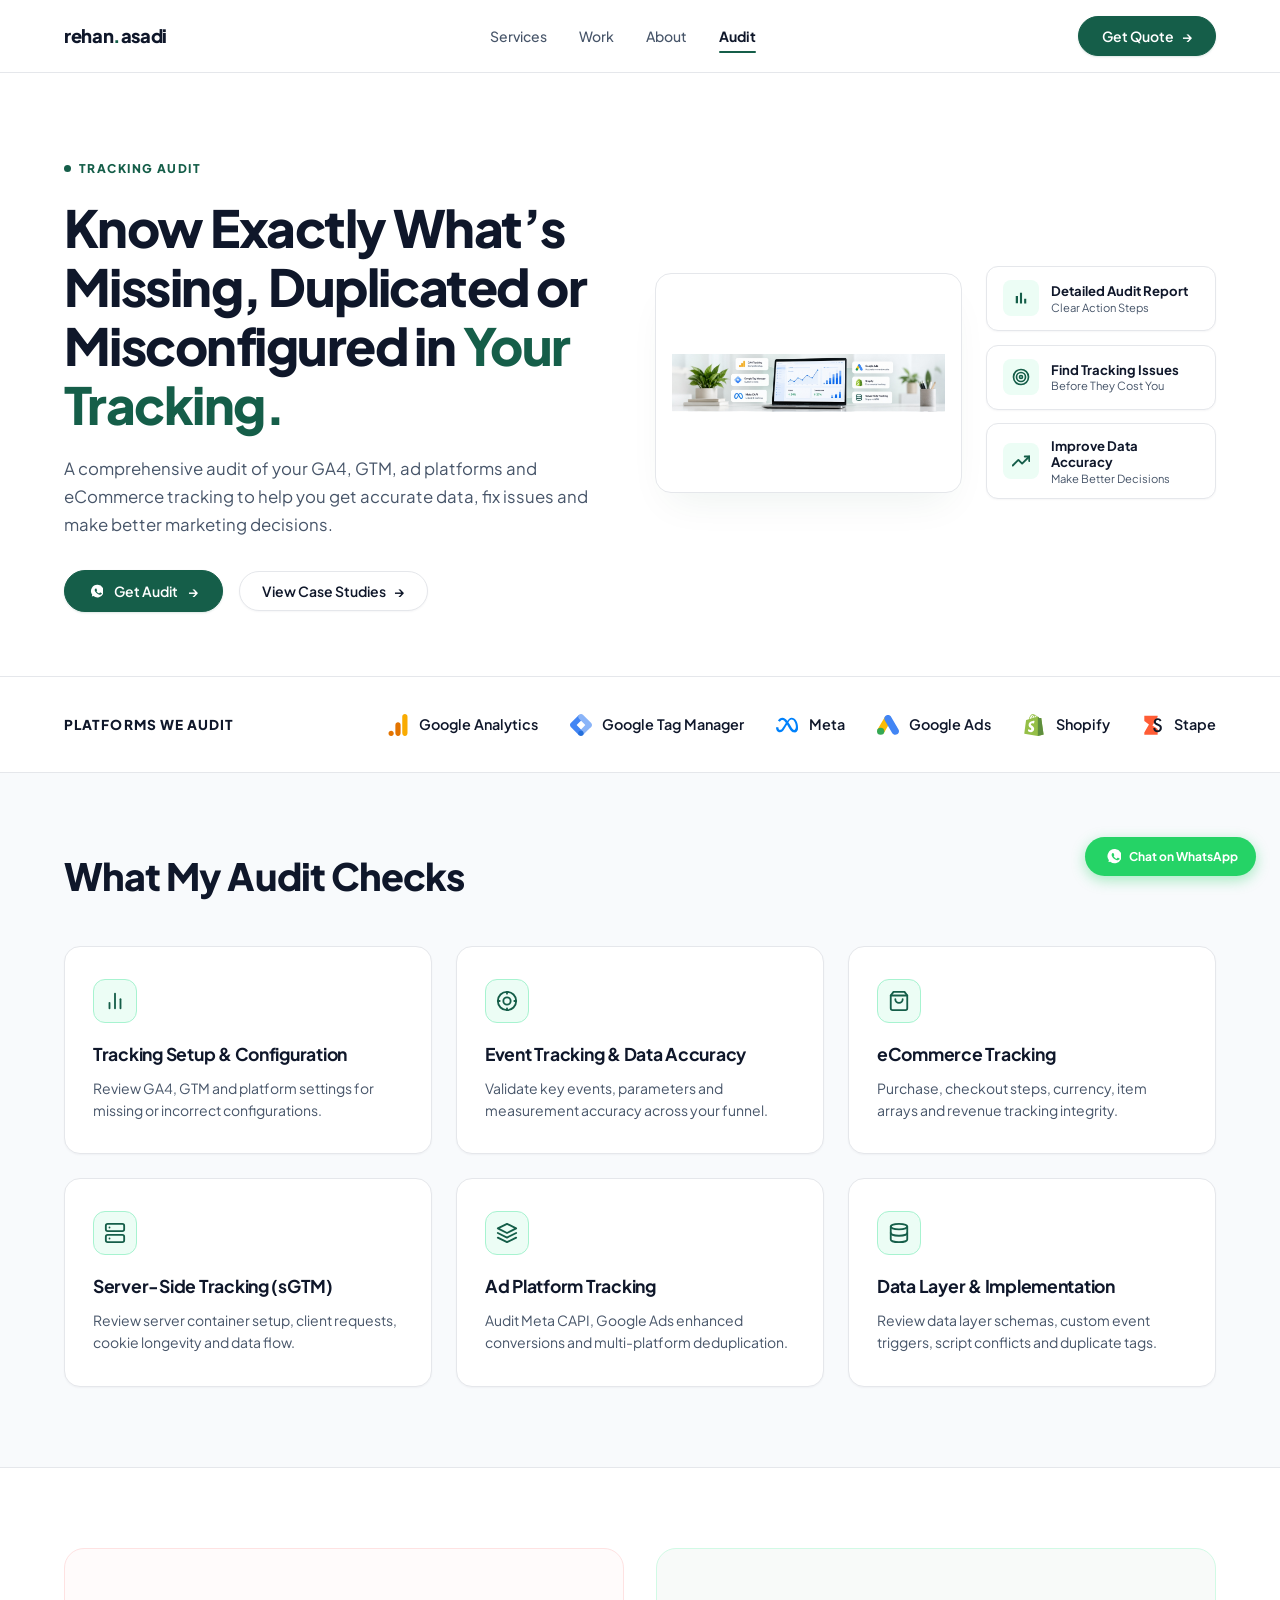
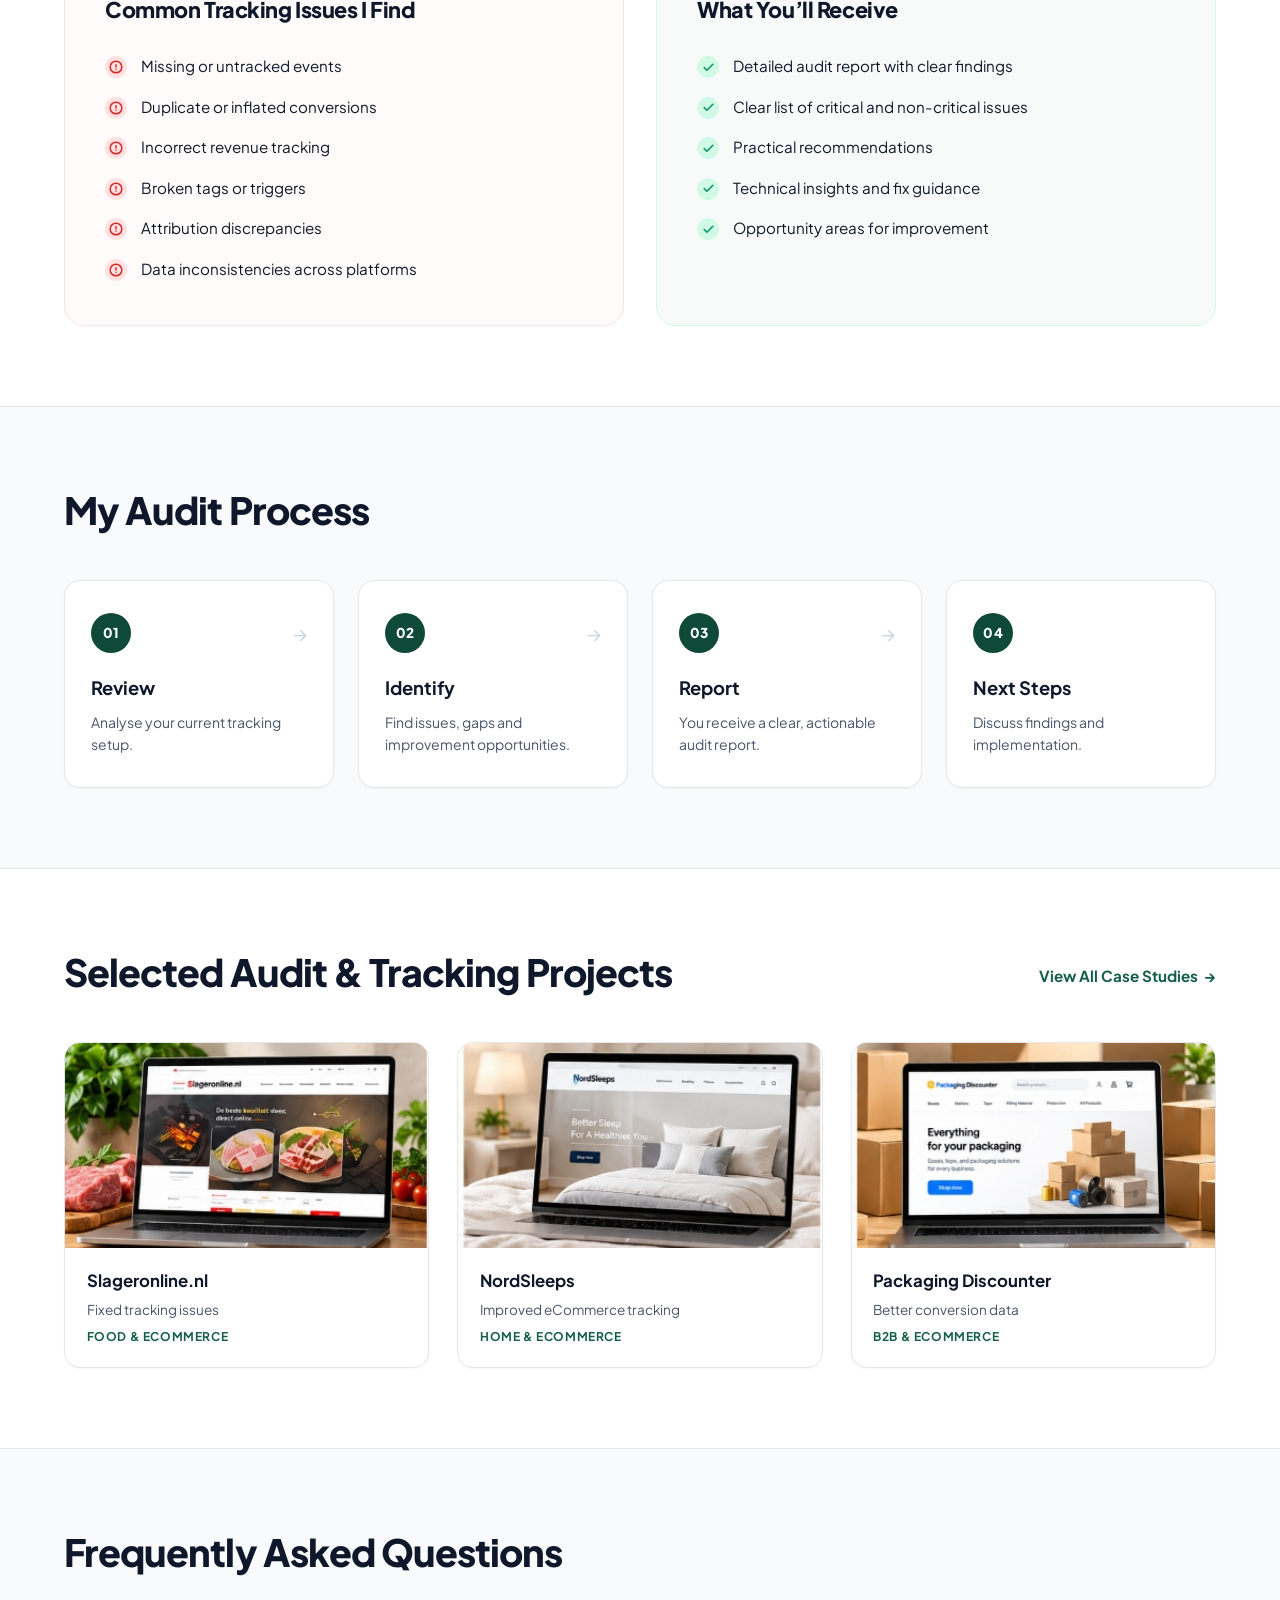
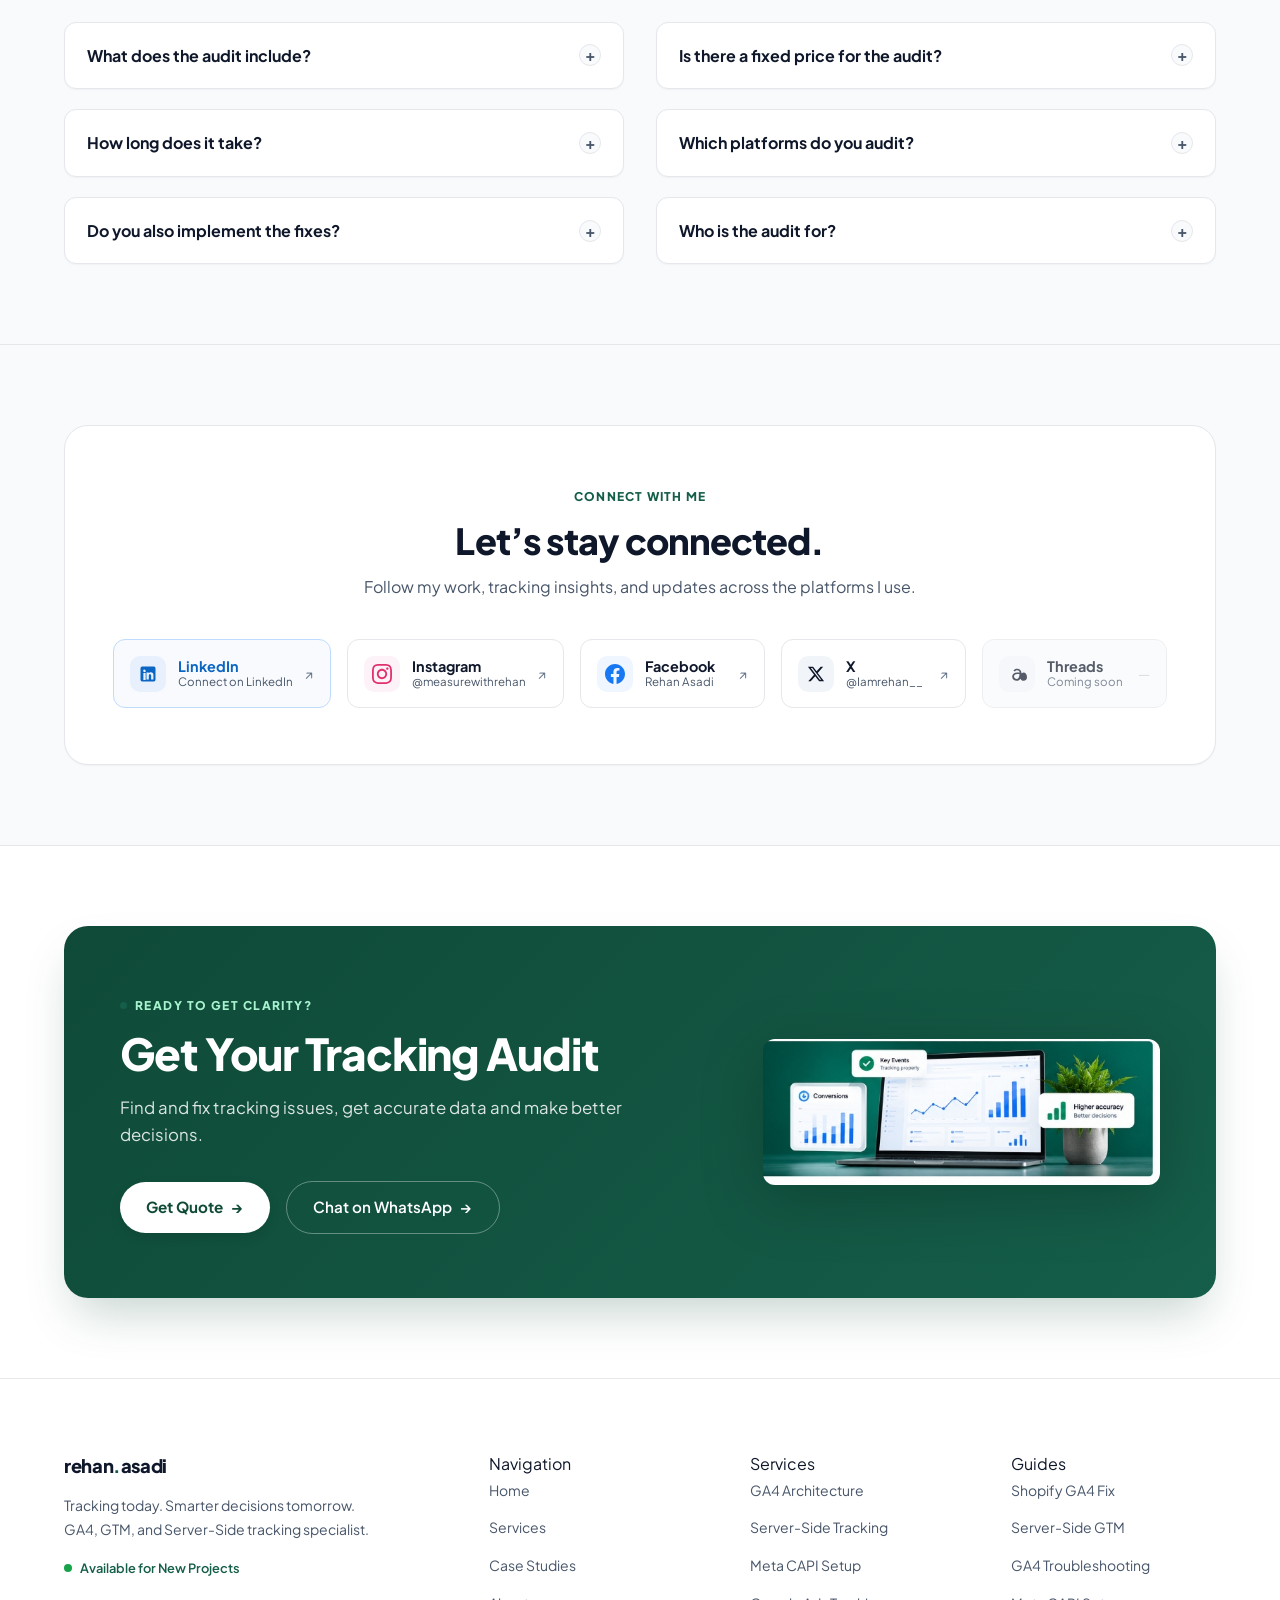
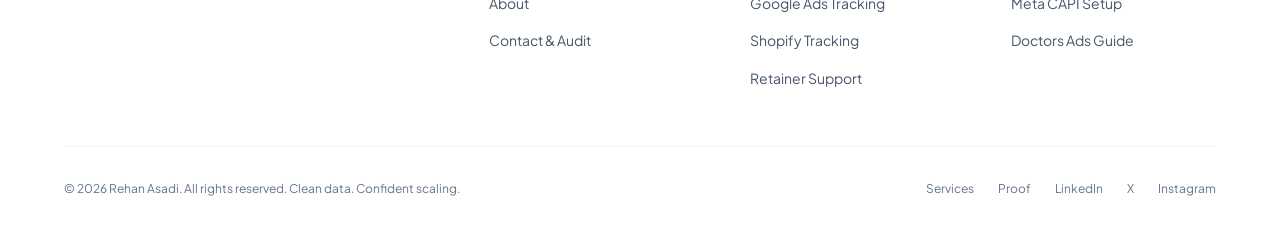
<file: audit.html>
<!DOCTYPE html>
<html lang="en">
<head>
  <!-- Google tag (gtag.js) -->
  <script async src="https://www.googletagmanager.com/gtag/js?id=G-E7CHCE0W9C"></script>
  <script>
    window.dataLayer = window.dataLayer || [];
    function gtag(){dataLayer.push(arguments);}
    gtag('js', new Date());

    gtag('config', 'G-E7CHCE0W9C');
  </script>

    <!-- Favicon -->
  <link rel="icon" type="image/svg+xml" href="/favicon.svg" />
  <link rel="icon" type="image/png" sizes="48x48" href="/favicon-48x48.png" />
  <link rel="icon" type="image/png" sizes="32x32" href="/favicon-32x32.png" />
  <link rel="icon" type="image/png" sizes="16x16" href="/favicon-16x16.png" />
  <link rel="shortcut icon" href="/favicon.ico" />
  <link rel="apple-touch-icon" sizes="180x180" href="/apple-touch-icon.png" />
  <link rel="manifest" href="/site.webmanifest" />

  <meta charset="UTF-8" />
  <meta name="viewport" content="width=device-width, initial-scale=1.0" />
  <title>Tracking Audit - GA4, GTM &amp; eCommerce Measurement | Rehan Asadi</title>
  <meta name="description" content="Identify missing, duplicated, or misconfigured tracking across GA4, Google Tag Manager, Meta CAPI, Google Ads, and server-side containers with an expert audit." />
  <meta name="author" content="Rehan Munawar" />
  <link rel="canonical" href="https://rehanasadi.com/audit" />

  <!-- Open Graph / Meta -->
  <meta property="og:type" content="website" />
  <meta property="og:url" content="https://rehanasadi.com/audit" />
  <meta property="og:title" content="Tracking Audit - GA4, GTM &amp; eCommerce Measurement | Rehan Asadi" />
  <meta property="og:description" content="Identify missing, duplicated, or misconfigured tracking across GA4, Google Tag Manager, Meta CAPI, Google Ads, and server-side containers with an expert audit." />
  <meta property="og:image" content="https://rehanasadi.com/assets/images/case-hero-dashboard.png" />

  <!-- Fonts & Stylesheets -->
  <link rel="preconnect" href="https://fonts.googleapis.com" />
  <link rel="preconnect" href="https://fonts.gstatic.com" crossorigin />
  <link rel="stylesheet" href="assets/design-system.css" />
  <link rel="stylesheet" href="assets/inner-pages.css" />

  <!-- JSON-LD Structured Data -->
  <script type="application/ld+json">
  {
    "@context": "https://schema.org",
    "@graph": [
      {
        "@type": "BreadcrumbList",
        "itemListElement": [
          {
            "@type": "ListItem",
            "position": 1,
            "name": "Home",
            "item": "https://rehanasadi.com/"
          },
          {
            "@type": "ListItem",
            "position": 2,
            "name": "Tracking Audit",
            "item": "https://rehanasadi.com/audit"
          }
        ]
      },
      {
        "@type": "Service",
        "@id": "https://rehanasadi.com/audit#service",
        "name": "Conversion Tracking & Measurement Audit",
        "serviceType": "Analytics & Conversion Tracking Audit",
        "provider": {
          "@type": "Person",
          "name": "Rehan Munawar",
          "alternateName": "Rehan Asadi",
          "url": "https://rehanasadi.com/about"
        },
        "description": "Comprehensive audit of GA4, Google Tag Manager, Meta CAPI, Google Ads, and server-side tracking setups to detect missing events, duplicate conversions, and data discrepancies.",
        "areaServed": "Global"
      },
      {
        "@type": "FAQPage",
        "mainEntity": [
          {
            "@type": "Question",
            "name": "What does the tracking audit include?",
            "acceptedAnswer": {
              "@type": "Answer",
              "text": "The audit comprehensively reviews your GA4 configuration, Google Tag Manager tags and triggers, data layer schemas, ad platform pixels (Meta CAPI, Google Ads), server-side containers, and ecommerce checkout events. You receive an itemized diagnostic report with prioritized technical fixes."
            }
          },
          {
            "@type": "Question",
            "name": "Is there a fixed price for the audit?",
            "acceptedAnswer": {
              "@type": "Answer",
              "text": "Audit scope varies based on your platform stack, store architecture (Shopify or custom eCommerce setups), and whether server-side containers are involved. Reach out via WhatsApp with your store details to receive an upfront scope and quote."
            }
          },
          {
            "@type": "Question",
            "name": "How long does it take?",
            "acceptedAnswer": {
              "@type": "Answer",
              "text": "Turnaround depends on the scope and complexity of your tracking setup, number of platforms, and data layer architecture. Once container access is provided, audits are reviewed and delivered promptly."
            }
          },
          {
            "@type": "Question",
            "name": "Which platforms do you audit?",
            "acceptedAnswer": {
              "@type": "Answer",
              "text": "I audit tracking architectures across Google Analytics 4, Google Tag Manager (web & server), Meta Pixel & Conversions API (CAPI), Google Ads Conversion Tracking, Shopify, and custom eCommerce web applications."
            }
          },
          {
            "@type": "Question",
            "name": "Do you also implement the fixes?",
            "acceptedAnswer": {
              "@type": "Answer",
              "text": "Yes. Beyond delivering actionable audit documentation, I provide direct hands-on implementation and technical remediation across GA4, GTM, Meta CAPI, and server-side containers."
            }
          },
          {
            "@type": "Question",
            "name": "Who is the audit for?",
            "acceptedAnswer": {
              "@type": "Answer",
              "text": "The audit is designed for eCommerce store owners, marketing managers, and performance media buyers scaling paid ad spend who need 100% confidence in their conversion data, attribution, and revenue reporting."
            }
          }
        ]
      }
    ]
  }
  </script>
</head>
<body>

  <!-- =========================================================================
       1. SHARED SITE HEADER
       ========================================================================= -->
  <header class="site-header">
    <div class="ds-container">
      <div class="site-header-inner">
        <a href="/" class="site-logo" aria-label="Rehan Asadi Home">
          rehan<span>.</span>asadi
        </a>

        <nav class="site-nav" aria-label="Main Navigation">
          <a href="services.html">Services</a>
          <a href="case-studies.html">Work</a>
          <a href="about.html">About</a>
          <a href="audit.html" class="active">Audit</a>
        </nav>

        <div class="nav-actions">
          <a href="https://wa.me/13025603106?text=Hi%20Rehan%2C%20I%20would%20like%20to%20get%20a%20quote%20for%20a%20tracking%20audit." class="btn btn-primary" target="_blank" rel="noopener">
            Get Quote <span class="btn-icon-arrow" aria-hidden="true">→</span>
          </a>
          <button class="mobile-nav-toggle" id="mobile-toggle" aria-label="Toggle navigation menu" aria-expanded="false">
            <svg width="24" height="24" viewBox="0 0 24 24" fill="none" stroke="currentColor" stroke-width="2" stroke-linecap="round" stroke-linejoin="round">
              <line x1="3" y1="12" x2="21" y2="12"></line>
              <line x1="3" y1="6" x2="21" y2="6"></line>
              <line x1="3" y1="18" x2="21" y2="18"></line>
            </svg>
          </button>
        </div>
      </div>
    </div>

    <!-- Mobile Drawer -->
    <div class="mobile-nav-drawer" id="mobile-drawer" hidden>
      <ul class="mobile-nav-list">
        <li><a href="services.html">Services</a></li>
        <li><a href="case-studies.html">Work / Case Studies</a></li>
        <li><a href="about.html">About</a></li>
        <li><a href="audit.html" style="font-weight: 700; color: var(--ds-accent);">Audit</a></li>
      </ul>
      <a href="https://wa.me/13025603106?text=Hi%20Rehan%2C%20I%20would%20like%20to%20get%20a%20quote%20for%20a%20tracking%20audit." class="btn btn-primary" target="_blank" rel="noopener" style="width: 100%; text-align: center;">
        Get Quote →
      </a>
    </div>
  </header>

  <main id="main-content">
    <!-- =========================================================================
         2. HERO SECTION (OPTION B HERO COMPOSITION & VISUAL CALLOUTS)
         ========================================================================= -->
    <section class="audit-hero-section">
      <div class="ds-container">
        <div class="audit-hero-grid">
          <!-- Left Column: Copy & Actions -->
          <div class="audit-hero-content">
            <div class="audit-eyebrow">
              <span class="audit-eyebrow-dot" aria-hidden="true"></span>
              TRACKING AUDIT
            </div>
            <h1 class="audit-hero-h1">
              Know Exactly What’s<br>
              Missing, Duplicated or<br>
              Misconfigured in <span class="audit-hero-accent">Your Tracking.</span>
            </h1>
            <p class="audit-hero-lead">
              A comprehensive audit of your GA4, GTM, ad platforms and eCommerce tracking to help you get accurate data, fix issues and make better marketing decisions.
            </p>
            <div class="audit-hero-actions">
              <a href="https://wa.me/13025603106?text=Hi%20Rehan%2C%20I%20want%20to%20request%20a%20tracking%20audit." class="btn btn-primary audit-hero-wa-btn" target="_blank" rel="noopener">
                <svg viewBox="0 0 20 20" width="16" height="16" fill="currentColor" aria-hidden="true"><path d="M13.601 2.326A7.854 7.854 0 0 0 6.546 14.8L6 16.8l2.048-.537a7.854 7.854 0 1 0 5.553-13.937zm4.423 11.36c-.186.523-.996.978-1.39 1.043-.36.058-.821.082-1.325-.08-.306-.099-.699-.229-1.206-.447-2.123-.918-3.509-3.061-3.616-3.205-.106-.143-.864-1.15-.864-2.194 0-1.044.548-1.558.743-1.77.194-.212.424-.266.566-.266.142 0 .283.001.407.007.131.006.306-.05.478.363.186.449.63 1.551.686 1.664.056.114.093.247.018.39-.074.143-.111.231-.222.354-.112.123-.236.274-.337.368-.112.111-.228.231-.099.453.13.223.576.949 1.235 1.537.848.757 1.563.991 1.785 1.102.223.111.353.093.484-.056.13-.149.557-.649.706-.871.149-.223.298-.186.502-.112.205.075 1.299.612 1.522.723.223.112.372.168.427.261.056.093.056.539-.13 1.062z"></path></svg>
                Get Audit <span class="btn-icon-arrow" aria-hidden="true">→</span>
              </a>
              <a href="case-studies.html" class="btn btn-secondary">
                View Case Studies <span class="btn-icon-arrow" aria-hidden="true">→</span>
              </a>
            </div>
          </div>

          <!-- Right Column: Dashboard Visual & Floating Callouts -->
          <div class="audit-hero-visual">
            <div class="audit-hero-img-wrap">
              <img
                src="assets/images/case-hero-dashboard.png"
                alt="Analytics tracking audit report and measurement setup overview"
                class="audit-hero-img"
                width="1024"
                height="218"
                loading="eager"
              />
            </div>
            <div class="audit-hero-callouts">
              <div class="audit-callout-card">
                <div class="audit-callout-icon" aria-hidden="true">
                  <svg viewBox="0 0 24 24" fill="currentColor">
                    <path d="M5 9.2h3V19H5zM10.6 5h2.8v14.2h-2.8zM16.2 13h2.8v6.2h-2.8z"/>
                  </svg>
                </div>
                <div>
                  <div class="audit-callout-title">Detailed Audit Report</div>
                  <div class="audit-callout-sub">Clear Action Steps</div>
                </div>
              </div>

              <div class="audit-callout-card">
                <div class="audit-callout-icon" aria-hidden="true">
                  <svg viewBox="0 0 24 24" fill="none" stroke="currentColor" stroke-width="2.2" stroke-linecap="round" stroke-linejoin="round">
                    <circle cx="12" cy="12" r="10"/>
                    <circle cx="12" cy="12" r="6"/>
                    <circle cx="12" cy="12" r="2"/>
                  </svg>
                </div>
                <div>
                  <div class="audit-callout-title">Find Tracking Issues</div>
                  <div class="audit-callout-sub">Before They Cost You</div>
                </div>
              </div>

              <div class="audit-callout-card">
                <div class="audit-callout-icon" aria-hidden="true">
                  <svg viewBox="0 0 24 24" fill="none" stroke="currentColor" stroke-width="2.5" stroke-linecap="round" stroke-linejoin="round">
                    <polyline points="23 6 13.5 15.5 8.5 10.5 1 18"></polyline>
                    <polyline points="17 6 23 6 23 12"></polyline>
                  </svg>
                </div>
                <div>
                  <div class="audit-callout-title">Improve Data Accuracy</div>
                  <div class="audit-callout-sub">Make Better Decisions</div>
                </div>
              </div>
            </div>
          </div>
        </div>
      </div>
    </section>

    <!-- =========================================================================
         3. PLATFORMS WE AUDIT STRIP (OFFICIAL BRAND LOGOS)
         ========================================================================= -->
    <section class="audit-platforms-section" aria-label="Platforms We Audit">
      <div class="ds-container">
        <div class="audit-platforms-bar">
          <span class="audit-platforms-label">Platforms We Audit</span>
          <div class="audit-platforms-list">
            <!-- Google Analytics -->
            <a href="services.html#ga4" class="audit-platform-item" title="Google Analytics 4">
              <div class="audit-platform-icon" aria-hidden="true">
                <svg viewBox="0 0 512 512" fill="none" xmlns="http://www.w3.org/2000/svg">
                  <g transform="translate(-174.95 -339.18)scale(3.54856)">
                    <path d="M149.3 112.8V221c0 12.1 8.4 18.9 17.2 18.9 8.2 0 17.2-5.7 17.2-18.9V113.6c0-11.1-8.2-18-17.2-18s-17.2 7.6-17.2 17.2" fill="#F9AB00"/>
                    <path d="M104.2 167.7V221c0 12.1 8.4 18.9 17.2 18.9 8.2 0 17.2-5.7 17.2-18.9v-52.5c0-11.1-8.2-18-17.2-18s-17.2 7.7-17.2 17.2" fill="#E37400"/>
                    <path d="M93.6 222.7c0 9.5-7.7 17.2-17.2 17.2s-17.2-7.7-17.2-17.2 7.7-17.2 17.2-17.2 17.2 7.6 17.2 17.2" fill="#E37400"/>
                  </g>
                </svg>
              </div>
              <span>Google Analytics</span>
            </a>

            <!-- Google Tag Manager -->
            <a href="services.html#gtm" class="audit-platform-item" title="Google Tag Manager">
              <div class="audit-platform-icon" aria-hidden="true">
                <svg viewBox="0 0 512 512" fill="none" xmlns="http://www.w3.org/2000/svg">
                  <path d="m300.5 491-88.8-86.6 190.8-194.9 92 90.1z" fill="#8AB4F8"/>
                  <path d="m300.9 107.9-88.6-90.4L18.7 209.3c-25 25-25 65.4 0 90.4l190.7 192 90.2-84.4-145.3-152.8z" fill="#4285F4"/>
                  <path d="m493.3 210.7-192-192c-25-25-65.5-25-90.5 0s-25 65.5 0 90.5l192 192c25 25 65.5 25 90.5 0 24.9-24.9 24.9-65.5 0-90.5" fill="#8AB4F8"/>
                  <circle cx="254.5" cy="449.5" r="62.5" fill="#246FDB"/>
                </svg>
              </div>
              <span>Google Tag Manager</span>
            </a>

            <!-- Meta -->
            <a href="services.html#capi" class="audit-platform-item" title="Meta &amp; CAPI">
              <div class="audit-platform-icon" aria-hidden="true">
                <svg viewBox="0 0 1567 1041" fill="none" xmlns="http://www.w3.org/2000/svg">
                  <path d="M169.5 686.5c0 59.9 13.1 105.8 30.3 133.6 22.5 36.4 56 51.8 90.2 51.8 44.2 0 84.5-10.9 162.3-118.6C514.6 667.1 588 546 637.4 470l83.7-128.6c58.1-89.3 125.3-188.6 202.5-255.9C986.5 30.5 1054.5 0 1122.8 0c114.8 0 224.1 66.5 307.7 191.4 91.6 136.7 136 308.8 136 486.5 0 105.6-20.8 183.2-56.2 244.6-34.2 59.3-100.8 118.5-213 118.5V871.9c96 0 120-88.3 120-189.3 0-144-33.6-303.8-107.5-418-52.4-81-120.4-130.5-195.2-130.5-80.8 0-145.9 61.1-219.1 169.9-38.9 57.8-78.8 128.3-123.6 207.8l-49.4 87.5c-99.1 175.9-124.2 216-173.8 282.1C461.9 997.1 387.7 1041 290 1041c-115.8 0-189.1-50.2-234.4-125.8C18.5 853.5.3 772.6.3 680.5z" fill="#0081FB"/>
                  <path d="M133.7 203.3C211.3 83.7 323.2 0 451.6 0 525.9 0 599.8 22 677 85.1c84.4 68.9 174.4 182.5 286.7 369.6l40.2 67.1c97.2 162 152.5 245.3 184.8 284.6 41.6 50.5 70.8 65.5 108.6 65.5 96 0 120-88.3 120-189.3l149.2-4.7c0 105.6-20.8 183.2-56.2 244.6-34.2 59.3-100.8 118.5-213 118.5-69.7 0-131.5-15.2-199.8-79.6C1045 911.9 983.6 824 936.4 744.9L796 510.1c-70.5-117.8-135.2-205.6-172.6-245.4-40.2-42.8-92-94.5-174.5-94.5-66.9 0-123.6 46.9-171.1 118.7z" fill="#0081FB"/>
                </svg>
              </div>
              <span>Meta</span>
            </a>

            <!-- Google Ads -->
            <a href="services.html#gads" class="audit-platform-item" title="Google Ads">
              <div class="audit-platform-icon" aria-hidden="true">
                <svg viewBox="0 0 256 230" fill="none" xmlns="http://www.w3.org/2000/svg">
                  <path d="M5.888 166.405L90.88 20.9C101.676 27.256 156.116 57.384 164.908 63.114L79.916 208.627C70.62 220.907-5.888 185.04 5.888 166.396v.009Z" fill="#FBBC04"/>
                  <path d="M250.084 166.402L165.092 20.906C153.21 1.132 127.619-6.054 106.6 5.625c-21.018 11.679-27.418 36.837-15.536 57.494l84.992 145.514c11.882 19.765 37.473 26.95 58.492 15.272 20.1-11.679 27.418-37.73 15.536-57.503Z" fill="#4285F4"/>
                  <ellipse cx="42.664" cy="187.924" rx="42.664" ry="41.604" fill="#34A853"/>
                </svg>
              </div>
              <span>Google Ads</span>
            </a>

            <!-- Shopify -->
            <a href="services.html#shopify" class="audit-platform-item" title="Shopify">
              <div class="audit-platform-icon" aria-hidden="true">
                <svg viewBox="0 0 512 512" fill="none" xmlns="http://www.w3.org/2000/svg">
                  <path d="M425.9 98.7c-.3-2.7-2.7-3.9-4.5-4.2s-38.1-.6-38.1-.6-30.6-29.7-33.6-32.7-8.8-2.1-11.2-1.5c0 0-5.8 1.8-15.4 4.8-1.5-5.1-3.9-11.5-7.3-17.9-10.9-20.9-26.6-31.8-46-31.8-1.2 0-2.7 0-3.9.3-.6-.6-1.2-1.2-1.8-2.1-8.7-9-19.3-13.3-32-13-24.8.6-49.4 18.5-69.6 50.6-14.2 22.4-24.8 50.6-27.9 72.4-28.5 8.8-48.4 14.8-48.7 15.1-14.2 4.5-14.8 4.8-16.7 18.5-1.5 10-39.1 301-39.1 301L345.3 512l136.5-33.9c.1 0-55.6-377-55.9-379.4M307.2 69.3c-7.3 2.1-15.4 4.8-24.5 7.6-.3-12.4-1.8-30-7.6-45.1 19 3.6 28.1 24.8 32.1 37.5m-40.9 12.8c-16.7 5.1-34.5 10.6-52.7 16.3 5.1-19.4 14.8-38.8 26.6-51.5 4.5-4.8 10.6-10 17.9-13 7 14.3 8.2 34.5 8.2 48.2m-33.9-65.4c5.8 0 10.6 1.2 14.8 3.9-6.7 3.3-13.3 8.5-19.4 15.1-15.7 17-27.9 43-32.7 68.4-15.1 4.5-29.7 9.1-43.3 13.3 9.1-39.9 42.4-99.5 80.6-100.7" fill="#95BF47"/>
                  <path d="M421.3 94.5c-1.8-.3-38.1-.6-38.1-.6s-30.6-29.7-33.6-32.7c-1.2-1.2-2.7-1.8-4.2-1.8V512l136.5-33.9s-55.7-376.6-56-379.4c-.7-2.7-2.8-3.9-4.6-4.2" fill="#5E8E3E"/>
                  <path d="M269.6 164.7 253.9 224s-17.6-8.2-38.8-6.7c-30.9 1.8-31.2 21.2-30.9 26.3 1.8 26.6 71.5 32.4 75.4 94.5 3 49-26 82.4-67.8 85.1-50.3 3-77.8-26.3-77.8-26.3l10.6-45.1s27.9 20.9 50 19.7c14.5-.9 19.7-12.7 19.1-21.2-2.1-34.5-59-32.7-62.7-89.3-3-47.8 28.5-96.3 97.8-100.8 27.2-2.4 40.8 4.5 40.8 4.5" fill="#FFFFFF"/>
                </svg>
              </div>
              <span>Shopify</span>
            </a>

            <!-- Stape -->
            <a href="services.html#sgtm" class="audit-platform-item" title="Stape / sGTM">
              <div class="audit-platform-icon" aria-hidden="true">
                <svg viewBox="0 2 36 38" fill="none" xmlns="http://www.w3.org/2000/svg">
                  <path d="M26 7L17 22L26 28V38H3V34L11 20L3 14V5H26V7Z" fill="#FF5C35"/>
                  <path d="M32.6989 13.1104L29.838 14.8057C29.3032 13.8773 28.7936 13.2718 28.3092 12.9893C27.8046 12.6663 27.1538 12.5049 26.3566 12.5049C25.3777 12.5049 24.5654 12.7824 23.9196 13.3374C23.2737 13.8823 22.9508 14.5685 22.9508 15.396C22.9508 16.5363 23.7985 17.4546 25.4938 18.1509L27.8248 19.1045C29.722 19.8714 31.1095 20.8099 31.9874 21.9199C32.8654 23.0199 33.3043 24.3721 33.3043 25.9766C33.3043 28.126 32.5878 29.902 31.1549 31.3047C29.7119 32.7174 27.9207 33.4238 25.7814 33.4238C23.7531 33.4238 22.0779 32.8234 20.756 31.6226C19.4542 30.4217 18.6419 28.7314 18.319 26.5518L21.8912 25.7646C22.0527 27.137 22.3352 28.0856 22.7389 28.6104C23.4655 29.6195 24.525 30.124 25.9176 30.124C27.0175 30.124 27.9308 29.7557 28.6573 29.019C29.3839 28.2824 29.7472 27.349 29.7472 26.2188C29.7472 25.7646 29.6816 25.3509 29.5504 24.9775C29.4293 24.5941 29.2325 24.2459 28.9601 23.9331C28.6977 23.6102 28.3546 23.3125 27.9308 23.04C27.507 22.7575 27.0024 22.4901 26.4171 22.2378L24.1617 21.2993C20.9628 19.9471 19.3634 17.9692 19.3634 15.3657C19.3634 13.6099 20.0345 12.1416 21.3766 10.9609C22.7187 9.77018 24.3888 9.1748 26.3868 9.1748C29.0812 9.1748 31.1852 10.4867 32.6989 13.1104Z" fill="#111827"/>
                </svg>
              </div>
              <span>Stape</span>
            </a>
          </div>
        </div>
      </div>
    </section>

    <!-- =========================================================================
         4. WHAT MY AUDIT CHECKS (6-CARD GRID)
         ========================================================================= -->
    <section class="audit-checks-section">
      <div class="ds-container">
        <div class="audit-checks-header">
          <h2 class="audit-section-h2">What My Audit Checks</h2>
        </div>

        <div class="audit-checks-grid">
          <!-- Check 1: Tracking Setup & Configuration -->
          <div class="audit-check-card">
            <div class="audit-check-icon" aria-hidden="true">
              <svg viewBox="0 0 24 24" fill="none" stroke="currentColor" stroke-width="2" stroke-linecap="round" stroke-linejoin="round">
                <line x1="18" y1="20" x2="18" y2="10"/>
                <line x1="12" y1="20" x2="12" y2="4"/>
                <line x1="6" y1="20" x2="6" y2="14"/>
              </svg>
            </div>
            <h3 class="audit-check-title">Tracking Setup &amp; Configuration</h3>
            <p class="audit-check-desc">
              Review GA4, GTM and platform settings for missing or incorrect configurations.
            </p>
          </div>

          <!-- Check 2: Event Tracking & Data Accuracy -->
          <div class="audit-check-card">
            <div class="audit-check-icon" aria-hidden="true">
              <svg viewBox="0 0 24 24" fill="none" stroke="currentColor" stroke-width="2" stroke-linecap="round" stroke-linejoin="round">
                <circle cx="12" cy="12" r="10"/>
                <circle cx="12" cy="12" r="4"/>
                <line x1="12" y1="2" x2="12" y2="4"/>
                <line x1="12" y1="20" x2="12" y2="22"/>
                <line x1="20" y1="12" x2="22" y2="12"/>
                <line x1="2" y1="12" x2="4" y2="12"/>
              </svg>
            </div>
            <h3 class="audit-check-title">Event Tracking &amp; Data Accuracy</h3>
            <p class="audit-check-desc">
              Validate key events, parameters and measurement accuracy across your funnel.
            </p>
          </div>

          <!-- Check 3: eCommerce Tracking -->
          <div class="audit-check-card">
            <div class="audit-check-icon" aria-hidden="true">
              <svg viewBox="0 0 24 24" fill="none" stroke="currentColor" stroke-width="2" stroke-linecap="round" stroke-linejoin="round">
                <path d="M6 2L3 6v14a2 2 0 0 0 2 2h14a2 2 0 0 0 2-2V6l-3-4z"/>
                <line x1="3" y1="6" x2="21" y2="6"/>
                <path d="M16 10a4 4 0 0 1-8 0"/>
              </svg>
            </div>
            <h3 class="audit-check-title">eCommerce Tracking</h3>
            <p class="audit-check-desc">
              Purchase, checkout steps, currency, item arrays and revenue tracking integrity.
            </p>
          </div>

          <!-- Check 4: Server-Side Tracking (sGTM) -->
          <div class="audit-check-card">
            <div class="audit-check-icon" aria-hidden="true">
              <svg viewBox="0 0 24 24" fill="none" stroke="currentColor" stroke-width="2" stroke-linecap="round" stroke-linejoin="round">
                <rect x="2" y="2" width="20" height="8" rx="2" ry="2"/>
                <rect x="2" y="14" width="20" height="8" rx="2" ry="2"/>
                <line x1="6" y1="6" x2="6.01" y2="6"/>
                <line x1="6" y1="18" x2="6.01" y2="18"/>
              </svg>
            </div>
            <h3 class="audit-check-title">Server-Side Tracking (sGTM)</h3>
            <p class="audit-check-desc">
              Review server container setup, client requests, cookie longevity and data flow.
            </p>
          </div>

          <!-- Check 5: Ad Platform Tracking -->
          <div class="audit-check-card">
            <div class="audit-check-icon" aria-hidden="true">
              <svg viewBox="0 0 24 24" fill="none" stroke="currentColor" stroke-width="2" stroke-linecap="round" stroke-linejoin="round">
                <polygon points="12 2 2 7 12 12 22 7 12 2"/>
                <polyline points="2 17 12 22 22 17"/>
                <polyline points="2 12 12 17 22 12"/>
              </svg>
            </div>
            <h3 class="audit-check-title">Ad Platform Tracking</h3>
            <p class="audit-check-desc">
              Audit Meta CAPI, Google Ads enhanced conversions and multi-platform deduplication.
            </p>
          </div>

          <!-- Check 6: Data Layer & Implementation -->
          <div class="audit-check-card">
            <div class="audit-check-icon" aria-hidden="true">
              <svg viewBox="0 0 24 24" fill="none" stroke="currentColor" stroke-width="2" stroke-linecap="round" stroke-linejoin="round">
                <ellipse cx="12" cy="5" rx="9" ry="3"/>
                <path d="M21 12c0 1.66-4 3-9 3s-9-1.34-9-3"/>
                <path d="M3 5v14c0 1.66 4 3 9 3s9-1.34 9-3V5"/>
              </svg>
            </div>
            <h3 class="audit-check-title">Data Layer &amp; Implementation</h3>
            <p class="audit-check-desc">
              Review data layer schemas, custom event triggers, script conflicts and duplicate tags.
            </p>
          </div>
        </div>
      </div>
    </section>

    <!-- =========================================================================
         5. TWO-COLUMN: COMMON ISSUES & DELIVERABLES (OPTION C CONTRAST)
         ========================================================================= -->
    <section class="audit-two-col-section">
      <div class="ds-container">
        <div class="audit-two-col-grid">
          <!-- Left Card: Common Tracking Issues I Find -->
          <div class="audit-issues-card">
            <h2 class="audit-card-title">
              Common Tracking Issues I Find
            </h2>
            <ul class="audit-card-list">
              <li class="audit-list-item">
                <div class="audit-issue-icon" aria-hidden="true">
                  <svg viewBox="0 0 24 24" fill="none" stroke="currentColor" stroke-width="2.5" stroke-linecap="round" stroke-linejoin="round">
                    <circle cx="12" cy="12" r="10"/>
                    <line x1="12" y1="8" x2="12" y2="12"/>
                    <line x1="12" y1="16" x2="12.01" y2="16"/>
                  </svg>
                </div>
                <span>Missing or untracked events</span>
              </li>
              <li class="audit-list-item">
                <div class="audit-issue-icon" aria-hidden="true">
                  <svg viewBox="0 0 24 24" fill="none" stroke="currentColor" stroke-width="2.5" stroke-linecap="round" stroke-linejoin="round">
                    <circle cx="12" cy="12" r="10"/>
                    <line x1="12" y1="8" x2="12" y2="12"/>
                    <line x1="12" y1="16" x2="12.01" y2="16"/>
                  </svg>
                </div>
                <span>Duplicate or inflated conversions</span>
              </li>
              <li class="audit-list-item">
                <div class="audit-issue-icon" aria-hidden="true">
                  <svg viewBox="0 0 24 24" fill="none" stroke="currentColor" stroke-width="2.5" stroke-linecap="round" stroke-linejoin="round">
                    <circle cx="12" cy="12" r="10"/>
                    <line x1="12" y1="8" x2="12" y2="12"/>
                    <line x1="12" y1="16" x2="12.01" y2="16"/>
                  </svg>
                </div>
                <span>Incorrect revenue tracking</span>
              </li>
              <li class="audit-list-item">
                <div class="audit-issue-icon" aria-hidden="true">
                  <svg viewBox="0 0 24 24" fill="none" stroke="currentColor" stroke-width="2.5" stroke-linecap="round" stroke-linejoin="round">
                    <circle cx="12" cy="12" r="10"/>
                    <line x1="12" y1="8" x2="12" y2="12"/>
                    <line x1="12" y1="16" x2="12.01" y2="16"/>
                  </svg>
                </div>
                <span>Broken tags or triggers</span>
              </li>
              <li class="audit-list-item">
                <div class="audit-issue-icon" aria-hidden="true">
                  <svg viewBox="0 0 24 24" fill="none" stroke="currentColor" stroke-width="2.5" stroke-linecap="round" stroke-linejoin="round">
                    <circle cx="12" cy="12" r="10"/>
                    <line x1="12" y1="8" x2="12" y2="12"/>
                    <line x1="12" y1="16" x2="12.01" y2="16"/>
                  </svg>
                </div>
                <span>Attribution discrepancies</span>
              </li>
              <li class="audit-list-item">
                <div class="audit-issue-icon" aria-hidden="true">
                  <svg viewBox="0 0 24 24" fill="none" stroke="currentColor" stroke-width="2.5" stroke-linecap="round" stroke-linejoin="round">
                    <circle cx="12" cy="12" r="10"/>
                    <line x1="12" y1="8" x2="12" y2="12"/>
                    <line x1="12" y1="16" x2="12.01" y2="16"/>
                  </svg>
                </div>
                <span>Data inconsistencies across platforms</span>
              </li>
            </ul>
          </div>

          <!-- Right Card: What You'll Receive -->
          <div class="audit-deliverables-card">
            <h2 class="audit-card-title">
              What You’ll Receive
            </h2>
            <ul class="audit-card-list">
              <li class="audit-list-item">
                <div class="audit-check-item-icon" aria-hidden="true">
                  <svg viewBox="0 0 24 24" fill="none" stroke="currentColor" stroke-width="3" stroke-linecap="round" stroke-linejoin="round">
                    <polyline points="20 6 9 17 4 12"/>
                  </svg>
                </div>
                <span>Detailed audit report with clear findings</span>
              </li>
              <li class="audit-list-item">
                <div class="audit-check-item-icon" aria-hidden="true">
                  <svg viewBox="0 0 24 24" fill="none" stroke="currentColor" stroke-width="3" stroke-linecap="round" stroke-linejoin="round">
                    <polyline points="20 6 9 17 4 12"/>
                  </svg>
                </div>
                <span>Clear list of critical and non-critical issues</span>
              </li>
              <li class="audit-list-item">
                <div class="audit-check-item-icon" aria-hidden="true">
                  <svg viewBox="0 0 24 24" fill="none" stroke="currentColor" stroke-width="3" stroke-linecap="round" stroke-linejoin="round">
                    <polyline points="20 6 9 17 4 12"/>
                  </svg>
                </div>
                <span>Practical recommendations</span>
              </li>
              <li class="audit-list-item">
                <div class="audit-check-item-icon" aria-hidden="true">
                  <svg viewBox="0 0 24 24" fill="none" stroke="currentColor" stroke-width="3" stroke-linecap="round" stroke-linejoin="round">
                    <polyline points="20 6 9 17 4 12"/>
                  </svg>
                </div>
                <span>Technical insights and fix guidance</span>
              </li>
              <li class="audit-list-item">
                <div class="audit-check-item-icon" aria-hidden="true">
                  <svg viewBox="0 0 24 24" fill="none" stroke="currentColor" stroke-width="3" stroke-linecap="round" stroke-linejoin="round">
                    <polyline points="20 6 9 17 4 12"/>
                  </svg>
                </div>
                <span>Opportunity areas for improvement</span>
              </li>
            </ul>
          </div>
        </div>
      </div>
    </section>

    <!-- =========================================================================
         6. MY AUDIT PROCESS (4-STEP HORIZONTAL FLOW)
         ========================================================================= -->
    <section class="audit-process-section">
      <div class="ds-container">
        <div class="audit-process-header">
          <h2 class="audit-section-h2">My Audit Process</h2>
        </div>

        <div class="audit-process-grid">
          <!-- Step 1: Review -->
          <div class="audit-step-card">
            <div class="audit-step-top">
              <div class="audit-step-num">01</div>
              <span class="audit-step-arrow" aria-hidden="true">→</span>
            </div>
            <h3 class="audit-step-title">Review</h3>
            <p class="audit-step-desc">
              Analyse your current tracking setup.
            </p>
          </div>

          <!-- Step 2: Identify -->
          <div class="audit-step-card">
            <div class="audit-step-top">
              <div class="audit-step-num">02</div>
              <span class="audit-step-arrow" aria-hidden="true">→</span>
            </div>
            <h3 class="audit-step-title">Identify</h3>
            <p class="audit-step-desc">
              Find issues, gaps and improvement opportunities.
            </p>
          </div>

          <!-- Step 3: Report -->
          <div class="audit-step-card">
            <div class="audit-step-top">
              <div class="audit-step-num">03</div>
              <span class="audit-step-arrow" aria-hidden="true">→</span>
            </div>
            <h3 class="audit-step-title">Report</h3>
            <p class="audit-step-desc">
              You receive a clear, actionable audit report.
            </p>
          </div>

          <!-- Step 4: Next Steps -->
          <div class="audit-step-card">
            <div class="audit-step-top">
              <div class="audit-step-num">04</div>
            </div>
            <h3 class="audit-step-title">Next Steps</h3>
            <p class="audit-step-desc">
              Discuss findings and implementation.
            </p>
          </div>
        </div>
      </div>
    </section>

    <!-- =========================================================================
         7. SELECTED AUDIT & TRACKING PROJECTS (REAL CLIENT EXAMPLES)
         ========================================================================= -->
    <section class="audit-projects-section">
      <div class="ds-container">
        <div class="audit-projects-top">
          <h2 class="audit-section-h2">Selected Audit &amp; Tracking Projects</h2>
          <a href="case-studies.html" class="audit-projects-link">
            View All Case Studies <span aria-hidden="true">→</span>
          </a>
        </div>

        <div class="audit-projects-grid">
          <!-- Project 1: Slageronline.nl -->
          <a href="case-studies.html#slageronline" class="audit-project-card">
            <div class="audit-project-thumb">
              <img
                src="assets/images/case-slageronline.png"
                alt="Slageronline.nl ecommerce tracking project representation"
                width="480"
                height="270"
                loading="lazy"
              />
            </div>
            <div class="audit-project-body">
              <h3 class="audit-project-name">Slageronline.nl</h3>
              <div class="audit-project-tag">Fixed tracking issues</div>
              <span class="audit-project-cat">Food &amp; eCommerce</span>
            </div>
          </a>

          <!-- Project 2: NordSleeps -->
          <a href="case-studies.html#nordsleeps" class="audit-project-card">
            <div class="audit-project-thumb">
              <img
                src="assets/images/case-nordsleeps.png"
                alt="NordSleeps ecommerce tracking project representation"
                width="480"
                height="270"
                loading="lazy"
              />
            </div>
            <div class="audit-project-body">
              <h3 class="audit-project-name">NordSleeps</h3>
              <div class="audit-project-tag">Improved eCommerce tracking</div>
              <span class="audit-project-cat">Home &amp; eCommerce</span>
            </div>
          </a>

          <!-- Project 3: Packaging Discounter -->
          <a href="case-studies.html#packaging-discounter" class="audit-project-card">
            <div class="audit-project-thumb">
              <img
                src="assets/images/case-packaging-discounter.png"
                alt="Packaging Discounter ecommerce tracking project representation"
                width="480"
                height="270"
                loading="lazy"
              />
            </div>
            <div class="audit-project-body">
              <h3 class="audit-project-name">Packaging Discounter</h3>
              <div class="audit-project-tag">Better conversion data</div>
              <span class="audit-project-cat">B2B &amp; eCommerce</span>
            </div>
          </a>
        </div>
      </div>
    </section>

    <!-- =========================================================================
         8. FREQUENTLY ASKED QUESTIONS (2-COLUMN ACCORDION)
         ========================================================================= -->
    <section class="audit-faq-section" id="faq">
      <div class="ds-container">
        <div class="audit-faq-header">
          <h2 class="audit-section-h2">Frequently Asked Questions</h2>
        </div>

        <div class="audit-faq-grid">
          <!-- Left FAQ Column -->
          <div class="audit-faq-col">
            <details class="audit-faq-item">
              <summary class="audit-faq-question">
                <span>What does the audit include?</span>
                <span class="audit-faq-toggle" aria-hidden="true">+</span>
              </summary>
              <div class="audit-faq-answer">
                The audit comprehensively reviews your GA4 configuration, Google Tag Manager tags and triggers, data layer schemas, ad platform pixels (Meta CAPI, Google Ads), server-side containers, and ecommerce checkout events. You receive an itemized diagnostic report with prioritized technical fixes.
              </div>
            </details>

            <details class="audit-faq-item">
              <summary class="audit-faq-question">
                <span>How long does it take?</span>
                <span class="audit-faq-toggle" aria-hidden="true">+</span>
              </summary>
              <div class="audit-faq-answer">
                Turnaround depends on the scope and complexity of your tracking setup, number of platforms, and data layer architecture. Once container access is provided, audits are reviewed and delivered promptly.
              </div>
            </details>

            <details class="audit-faq-item">
              <summary class="audit-faq-question">
                <span>Do you also implement the fixes?</span>
                <span class="audit-faq-toggle" aria-hidden="true">+</span>
              </summary>
              <div class="audit-faq-answer">
                Yes. Beyond delivering actionable audit documentation, I provide direct hands-on implementation and technical remediation across GA4, GTM, Meta CAPI, and server-side containers.
              </div>
            </details>
          </div>

          <!-- Right FAQ Column -->
          <div class="audit-faq-col">
            <details class="audit-faq-item">
              <summary class="audit-faq-question">
                <span>Is there a fixed price for the audit?</span>
                <span class="audit-faq-toggle" aria-hidden="true">+</span>
              </summary>
              <div class="audit-faq-answer">
                Audit scope varies based on your platform stack, store architecture (Shopify or custom eCommerce setups), and whether server-side containers are involved. Reach out via WhatsApp with your store details to receive an upfront scope and quote.
              </div>
            </details>

            <details class="audit-faq-item">
              <summary class="audit-faq-question">
                <span>Which platforms do you audit?</span>
                <span class="audit-faq-toggle" aria-hidden="true">+</span>
              </summary>
              <div class="audit-faq-answer">
                I audit tracking architectures across Google Analytics 4, Google Tag Manager (web &amp; server), Meta Pixel &amp; Conversions API (CAPI), Google Ads Conversion Tracking, Shopify, and custom eCommerce web applications.
              </div>
            </details>

            <details class="audit-faq-item">
              <summary class="audit-faq-question">
                <span>Who is the audit for?</span>
                <span class="audit-faq-toggle" aria-hidden="true">+</span>
              </summary>
              <div class="audit-faq-answer">
                The audit is designed for eCommerce store owners, marketing managers, and performance media buyers scaling paid ad spend who need 100% confidence in their conversion data, attribution, and revenue reporting.
              </div>
            </details>
          </div>
        </div>
      </div>
    </section>

    <!-- =========================================================================
         9. CONNECT WITH ME SECTION (PREMIUM SOCIAL CONNECTION CARD)
         ========================================================================= -->
    <section class="about-connect-section" id="connect" aria-label="Connect With Me">
      <div class="ds-container">
        <div class="about-connect-card">
          <div class="about-connect-header">
            <span class="about-section-eyebrow">CONNECT WITH ME</span>
            <h2 class="about-connect-title">Let’s stay connected.</h2>
            <p class="about-connect-lead">
              Follow my work, tracking insights, and updates across the platforms I use.
            </p>
          </div>

          <div class="about-connect-grid" role="list">
            <!-- 1. LinkedIn (Primary / Professional) -->
            <a
              href="https://linkedin.com/in/rehanasadi"
              class="about-social-btn about-social-linkedin"
              target="_blank"
              rel="noopener noreferrer"
              aria-label="Connect with Rehan on LinkedIn (opens in new tab)"
              role="listitem"
            >
              <div class="about-social-icon about-icon-linkedin" aria-hidden="true">
                <svg width="20" height="20" viewBox="0 0 24 24" fill="currentColor">
                  <path d="M19 3a2 2 0 0 1 2 2v14a2 2 0 0 1-2 2H5a2 2 0 0 1-2-2V5a2 2 0 0 1 2-2h14m-.5 15.5v-5.3a3.26 3.26 0 0 0-3.26-3.26c-.85 0-1.84.52-2.28 1.3v-1.11h-2.79v8.37h2.79v-4.93c0-.77.62-1.4 1.39-1.4a1.4 1.4 0 0 1 1.4 1.4v4.93h2.75M6.46 10.9v8.37H9.2V10.9H6.46M7.83 6.45a1.66 1.66 0 0 0-1.66 1.66 1.66 1.66 0 0 0 1.66 1.66 1.66 1.66 0 0 0 1.66-1.66Z"/>
                </svg>
              </div>
              <div class="about-social-text">
                <span class="about-social-name">LinkedIn</span>
                <span class="about-social-meta">Connect on LinkedIn</span>
              </div>
              <span class="about-social-arrow" aria-hidden="true">↗</span>
            </a>

            <!-- 2. Instagram -->
            <a
              href="https://www.instagram.com/measurewithrehan"
              class="about-social-btn about-social-instagram"
              target="_blank"
              rel="noopener noreferrer"
              aria-label="Follow Rehan on Instagram @measurewithrehan (opens in new tab)"
              role="listitem"
            >
              <div class="about-social-icon about-icon-instagram" aria-hidden="true">
                <svg width="20" height="20" viewBox="0 0 24 24" fill="currentColor">
                  <path d="M12 2.163c3.204 0 3.584.012 4.85.07 3.252.148 4.771 1.691 4.919 4.919.058 1.265.069 1.645.069 4.849 0 3.205-.012 3.584-.069 4.849-.149 3.225-1.664 4.771-4.919 4.919-1.266.058-1.644.07-4.85.07-3.204 0-3.584-.012-4.849-.07-3.26-.149-4.771-1.699-4.919-4.92-.058-1.265-.07-1.644-.07-4.849 0-3.204.013-3.583.07-4.849.149-3.227 1.664-4.771 4.919-4.919 1.266-.057 1.645-.069 4.849-.069zm0-2.163c-3.259 0-3.667.014-4.947.072-4.358.2-6.78 2.618-6.98 6.98-.059 1.281-.073 1.689-.073 4.948 0 3.259.014 3.668.072 4.948.2 4.358 2.618 6.78 6.98 6.98 1.281.058 1.689.072 4.948.072 3.259 0 3.668-.014 4.948-.072 4.354-.2 6.782-2.618 6.979-6.98.059-1.28.073-1.689.073-4.948 0-3.259-.014-3.667-.072-4.947-.196-4.354-2.617-6.78-6.979-6.98-1.281-.059-1.69-.073-4.949-.073zm0 5.838c-3.403 0-6.162 2.759-6.162 6.162s2.759 6.163 6.162 6.163 6.162-2.759 6.162-6.163c0-3.403-2.759-6.162-6.162-6.162zm0 10.162c-2.209 0-4-1.79-4-4 0-2.209 1.791-4 4-4s4 1.791 4 4c0 2.21-1.791 4-4 4zm6.406-11.845c-.796 0-1.441.645-1.441 1.44s.645 1.44 1.441 1.44c.795 0 1.439-.645 1.439-1.44s-.644-1.44-1.439-1.44z"/>
                </svg>
              </div>
              <div class="about-social-text">
                <span class="about-social-name">Instagram</span>
                <span class="about-social-meta">@measurewithrehan</span>
              </div>
              <span class="about-social-arrow" aria-hidden="true">↗</span>
            </a>

            <!-- 3. Facebook -->
            <a
              href="https://www.facebook.com/share/173K18iNuX/"
              class="about-social-btn about-social-facebook"
              target="_blank"
              rel="noopener noreferrer"
              aria-label="Connect with Rehan on Facebook (opens in new tab)"
              role="listitem"
            >
              <div class="about-social-icon about-icon-facebook" aria-hidden="true">
                <svg width="20" height="20" viewBox="0 0 24 24" fill="currentColor">
                  <path d="M24 12.073c0-6.627-5.373-12-12-12s-12 5.373-12 12c0 5.99 4.388 10.954 10.125 11.854v-8.385H7.078v-3.47h3.047V9.43c0-3.007 1.792-4.669 4.533-4.669 1.312 0 2.686.235 2.686.235v2.953H15.83c-1.491 0-1.956.925-1.956 1.874v2.25h3.328l-.532 3.47h-2.796v8.385C19.612 23.027 24 18.062 24 12.073z"/>
                </svg>
              </div>
              <div class="about-social-text">
                <span class="about-social-name">Facebook</span>
                <span class="about-social-meta">Rehan Asadi</span>
              </div>
              <span class="about-social-arrow" aria-hidden="true">↗</span>
            </a>

            <!-- 4. X (formerly Twitter) -->
            <a
              href="https://x.com/Iamrehan__"
              class="about-social-btn about-social-x"
              target="_blank"
              rel="noopener noreferrer"
              aria-label="Follow Rehan on X @Iamrehan__ (opens in new tab)"
              role="listitem"
            >
              <div class="about-social-icon about-icon-x" aria-hidden="true">
                <svg width="18" height="18" viewBox="0 0 24 24" fill="currentColor">
                  <path d="M18.244 2.25h3.308l-7.227 8.26 8.502 11.24H16.17l-5.214-6.817L4.99 21.75H1.68l7.73-8.835L1.254 2.25H8.08l4.713 6.231zm-1.161 17.52h1.833L7.084 4.126H5.117z"/>
                </svg>
              </div>
              <div class="about-social-text">
                <span class="about-social-name">X</span>
                <span class="about-social-meta">@Iamrehan__</span>
              </div>
              <span class="about-social-arrow" aria-hidden="true">↗</span>
            </a>

            <!-- 5. Threads (Non-clickable / Coming Soon - no href="#") -->
            <div
              class="about-social-btn about-social-threads about-social-disabled"
              aria-disabled="true"
              aria-label="Threads (Coming soon)"
              role="listitem"
            >
              <div class="about-social-icon about-icon-threads" aria-hidden="true">
                <svg width="20" height="20" viewBox="0 0 192 192" fill="currentColor">
                  <path d="M141.537 88.9883C140.71 88.5919 139.87 88.2109 139.019 87.8456C137.537 60.5382 122.616 44.905 97.5619 44.745C97.4484 44.7443 97.3355 44.7443 97.222 44.7443C82.2364 44.7443 69.7731 51.1409 62.102 62.7807L75.6881 72.8275C81.3323 64.2494 89.9654 60.8358 97.2248 60.8358C97.3021 60.8358 97.3794 60.8358 97.4566 60.8365C108.971 60.9103 118.847 67.8744 122.753 82.5936C115.111 80.8988 106.88 80.2078 98.1384 80.5342C67.3377 81.6841 49.3361 97.8016 49.7719 121.722C50.2198 146.337 70.8258 160.852 93.3087 160.852C108.775 160.852 122.257 153.256 128.845 140.917C133.447 153.078 144.981 160.852 160.106 160.852C178.694 160.852 192 147.24 192 126.966C192 90.0706 163.543 71.9701 141.537 88.9883ZM93.7073 144.761C81.4429 144.761 67.3377 137.07 67.0425 120.911C66.7571 105.291 79.167 96.6433 98.7188 95.912C106.491 95.6212 113.882 96.3888 120.672 98.1408C117.472 131.782 105.659 144.761 93.7073 144.761Z"/>
                </svg>
              </div>
              <div class="about-social-text">
                <span class="about-social-name">Threads</span>
                <span class="about-social-meta">Coming soon</span>
              </div>
              <span class="about-social-arrow" aria-hidden="true" style="opacity: 0.35;">—</span>
            </div>
          </div>
        </div>
      </div>
    </section>

    <!-- =========================================================================
         10. FINAL CTA BANNER (DARK FOREST GREEN WITH LAPTOP DASHBOARD VISUAL)
         ========================================================================= -->
    <section class="audit-cta-section">
      <div class="ds-container">
        <div class="audit-cta-banner">
          <div class="audit-cta-content">
            <div class="audit-cta-eyebrow">
              <span class="audit-eyebrow-dot" aria-hidden="true"></span>
              READY TO GET CLARITY?
            </div>
            <h2 class="audit-cta-title">Get Your Tracking Audit</h2>
            <p class="audit-cta-desc">
              Find and fix tracking issues, get accurate data and make better decisions.
            </p>
            <div class="audit-cta-actions">
              <a href="https://wa.me/13025603106?text=Hi%20Rehan%2C%20I%20want%20to%20get%20a%20tracking%20audit." class="audit-cta-btn-white" target="_blank" rel="noopener">
                Get Quote <span class="btn-icon-arrow" aria-hidden="true">→</span>
              </a>
              <a href="https://wa.me/13025603106?text=Hi%20Rehan%2C%20I%20have%20questions%20about%20a%20tracking%20audit." class="audit-cta-btn-outline" target="_blank" rel="noopener">
                Chat on WhatsApp <span class="btn-icon-arrow" aria-hidden="true">→</span>
              </a>
            </div>
          </div>
          <div class="audit-cta-visual">
            <img
              src="assets/images/case-cta-laptop.png"
              alt="Analytics tracking audit report and measurement accuracy dashboard preview"
              width="540"
              height="320"
              loading="lazy"
            />
          </div>
        </div>
      </div>
    </section>
  </main>

  <!-- =========================================================================
       10. SHARED SITE FOOTER (100% MATCHING SITE-WIDE DESIGN SYSTEM)
       ========================================================================= -->
  <footer class="site-footer">
    <div class="ds-container">
      <div class="footer-top">
        <!-- Brand Column -->
        <div class="footer-brand">
          <a href="/" class="site-logo">
            rehan<span>.</span>asadi
          </a>
          <p>
            Tracking today. Smarter decisions tomorrow. GA4, GTM, and Server-Side tracking specialist.
          </p>
          <div class="footer-badge" style="margin-top: 1rem; display: inline-flex; align-items: center; gap: 0.5rem; font-size: 0.8rem; font-weight: 600; color: var(--ds-accent);">
            <span class="status-indicator" style="width: 8px; height: 8px; border-radius: 50%; background-color: var(--ds-success); display: inline-block;"></span> Available for New Projects
          </div>
        </div>

        <!-- Navigation Column -->
        <div class="footer-col">
          <div class="footer-col-title">Navigation</div>
          <ul class="footer-links">
            <li><a href="/">Home</a></li>
            <li><a href="services.html">Services</a></li>
            <li><a href="case-studies.html">Case Studies</a></li>
            <li><a href="about.html">About</a></li>
            <li><a href="audit.html">Contact &amp; Audit</a></li>
          </ul>
        </div>

        <!-- Services Column -->
        <div class="footer-col">
          <div class="footer-col-title">Services</div>
          <ul class="footer-links">
            <li><a href="services.html#ga4">GA4 Architecture</a></li>
            <li><a href="services.html#sgtm">Server-Side Tracking</a></li>
            <li><a href="services.html#capi">Meta CAPI Setup</a></li>
            <li><a href="services.html#gads">Google Ads Tracking</a></li>
            <li><a href="services.html#shopify">Shopify Tracking</a></li>
            <li><a href="services.html#retainer">Retainer Support</a></li>
          </ul>
        </div>

        <!-- Guides Column -->
        <div class="footer-col">
          <div class="footer-col-title">Guides</div>
          <ul class="footer-links">
            <li><a href="shopify-ga4-tracking.html">Shopify GA4 Fix</a></li>
            <li><a href="server-side-tracking-setup.html">Server-Side GTM</a></li>
            <li><a href="ga4-not-tracking-conversions.html">GA4 Troubleshooting</a></li>
            <li><a href="meta-capi-setup.html">Meta CAPI Setup</a></li>
            <li><a href="google-ads-for-doctors-guide.html">Doctors Ads Guide</a></li>
          </ul>
        </div>
      </div>

      <div class="footer-bottom">
        <p>&copy; 2026 Rehan Asadi. All rights reserved. Clean data. Confident scaling.</p>
        <div class="footer-meta-links" style="display: flex; gap: 1.5rem; align-items: center; flex-wrap: wrap;">
          <a href="services.html">Services</a>
          <a href="case-studies.html">Proof</a>
          <a href="https://linkedin.com/in/rehanasadi" target="_blank" rel="noopener">LinkedIn</a>
          <a href="https://x.com/Iamrehan__" target="_blank" rel="noopener">X</a>
          <a href="https://www.instagram.com/measurewithrehan" target="_blank" rel="noopener">Instagram</a>
        </div>
      </div>
    </div>
  </footer>

  <!-- Floating WhatsApp CTA Button -->
  <a class="whatsapp-float-cta" href="https://wa.me/13025603106?text=Hi%20Rehan%2C%20I%20want%20to%20discuss%20a%20tracking%20audit." target="_blank" rel="noopener" aria-label="Chat on WhatsApp" title="Chat on WhatsApp">
    <span class="wa-icon" aria-hidden="true">
      <svg viewBox="0 0 20 20" width="18" height="18" fill="currentColor"><path d="M13.601 2.326A7.854 7.854 0 0 0 6.546 14.8L6 16.8l2.048-.537a7.854 7.854 0 1 0 5.553-13.937zm4.423 11.36c-.186.523-.996.978-1.39 1.043-.36.058-.821.082-1.325-.08-.306-.099-.699-.229-1.206-.447-2.123-.918-3.509-3.061-3.616-3.205-.106-.143-.864-1.15-.864-2.194 0-1.044.548-1.558.743-1.77.194-.212.424-.266.566-.266.142 0 .283.001.407.007.131.006.306-.05.478.363.186.449.63 1.551.686 1.664.056.114.093.247.018.39-.074.143-.111.231-.222.354-.112.123-.236.274-.337.368-.112.111-.228.231-.099.453.13.223.576.949 1.235 1.537.848.757 1.563.991 1.785 1.102.223.111.353.093.484-.056.13-.149.557-.649.706-.871.149-.223.298-.186.502-.112.205.075 1.299.612 1.522.723.223.112.372.168.427.261.056.093.056.539-.13 1.062z"></path></svg>
    </span>
    <span class="wa-text">Chat on WhatsApp</span>
  </a>

  <!-- Mobile Drawer Toggle Script -->
  <script>
    (function() {
      var toggle = document.getElementById('mobile-toggle');
      var drawer = document.getElementById('mobile-drawer');
      if (toggle && drawer) {
        toggle.addEventListener('click', function() {
          var expanded = toggle.getAttribute('aria-expanded') === 'true';
          toggle.setAttribute('aria-expanded', !expanded);
          drawer.hidden = expanded;
        });
      }
    })();
  </script>
</body>
</html>
</file>
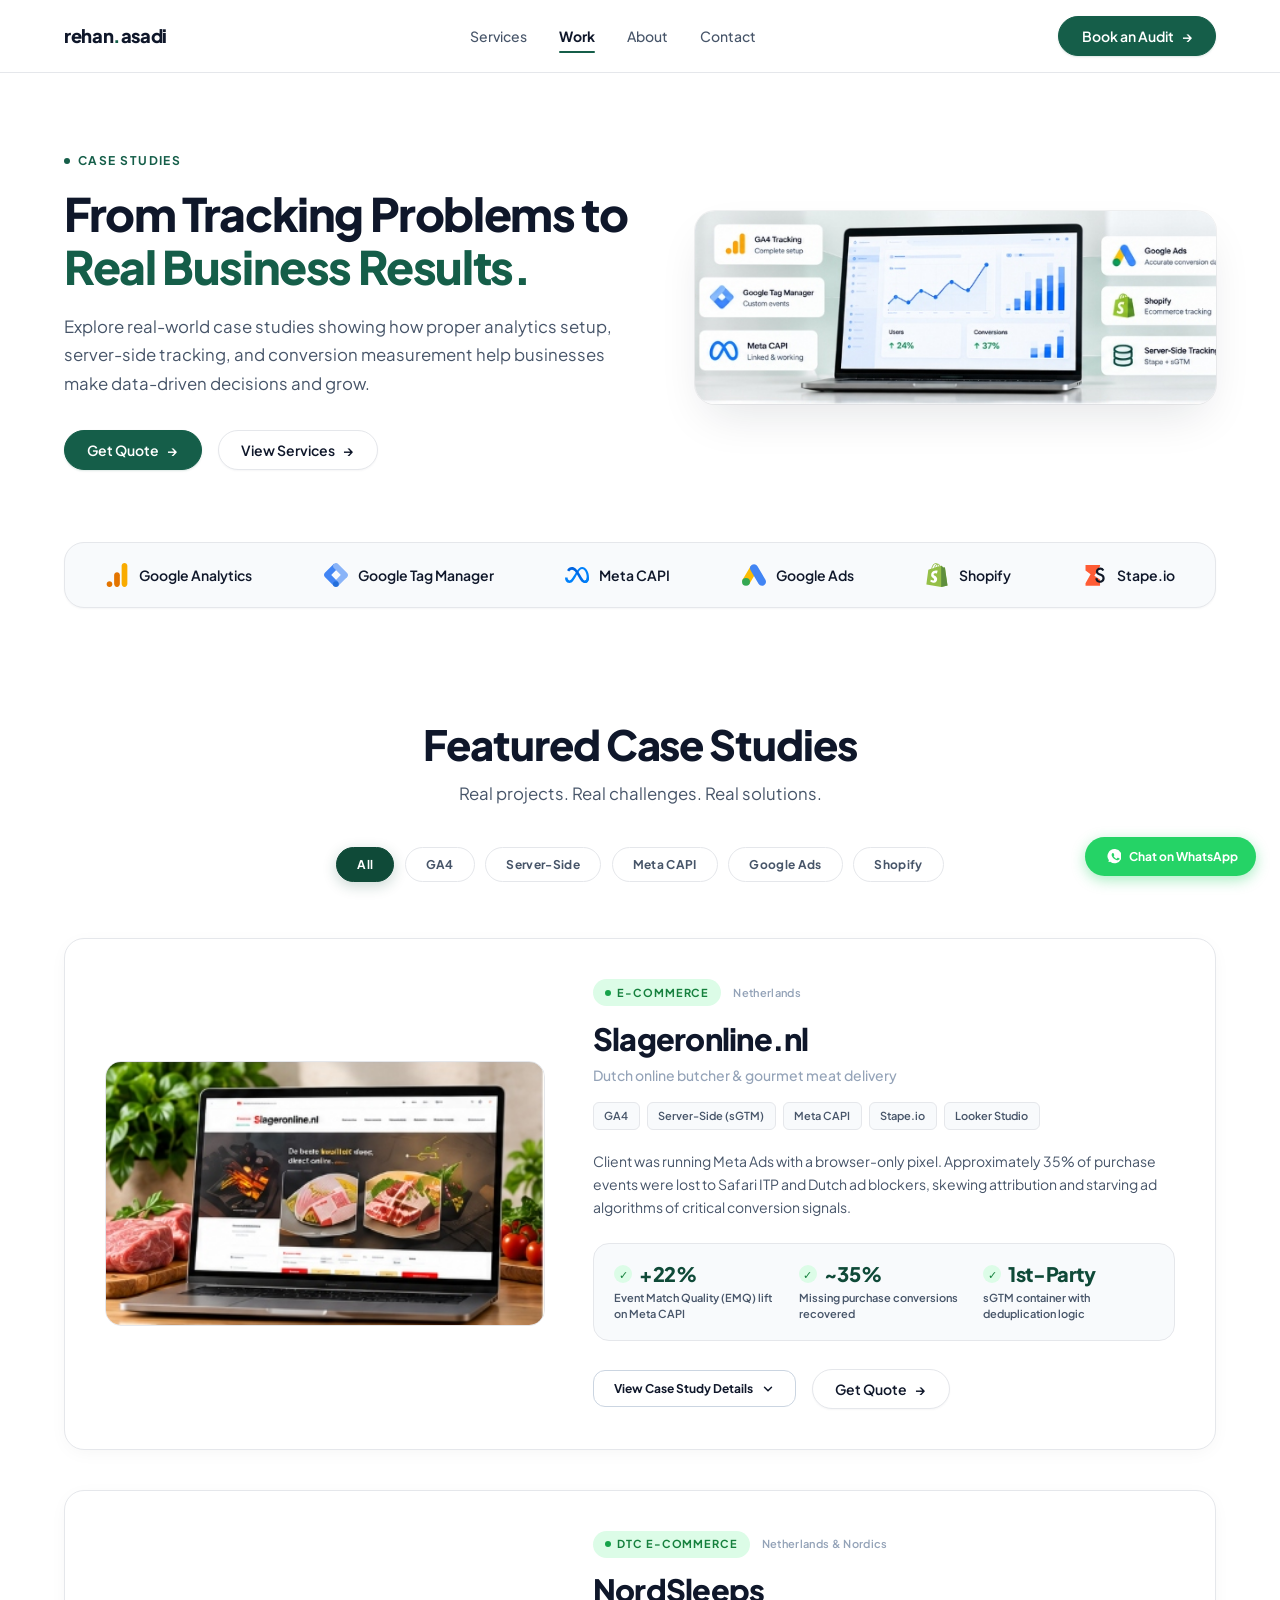
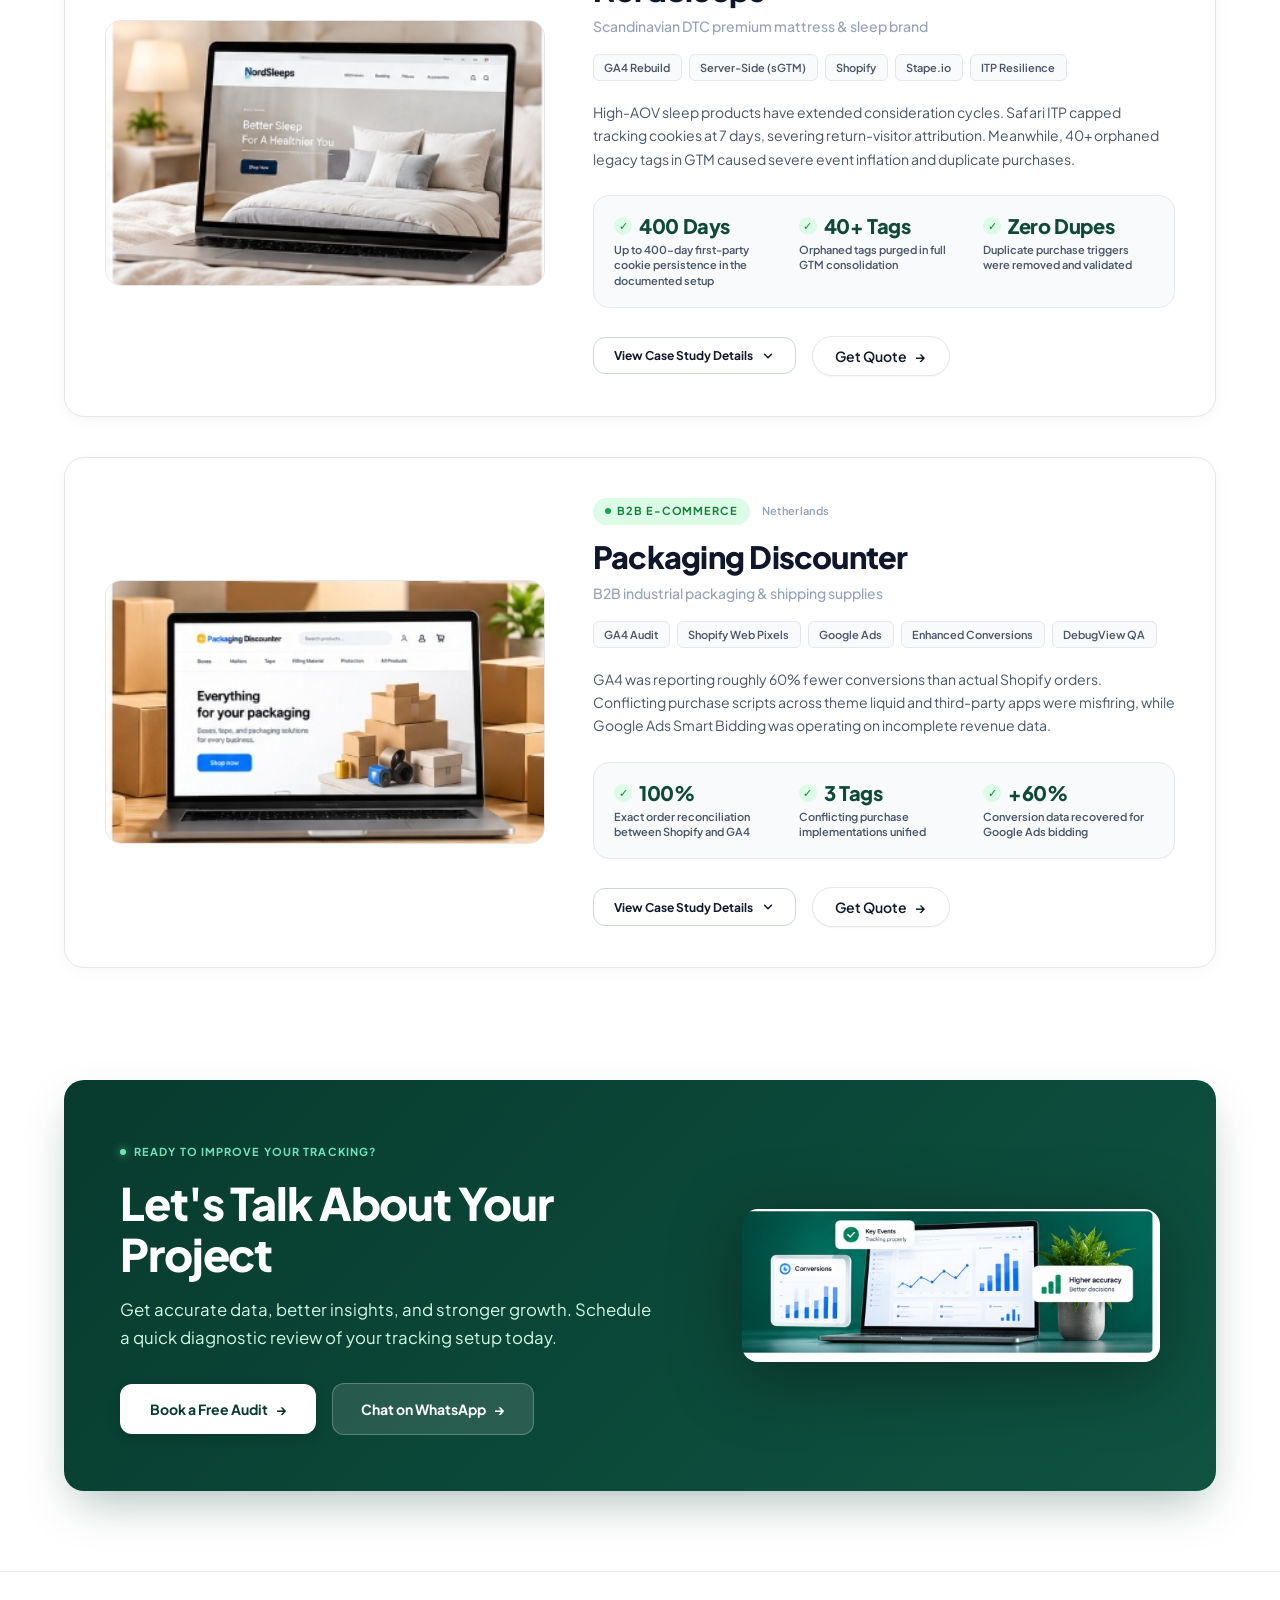
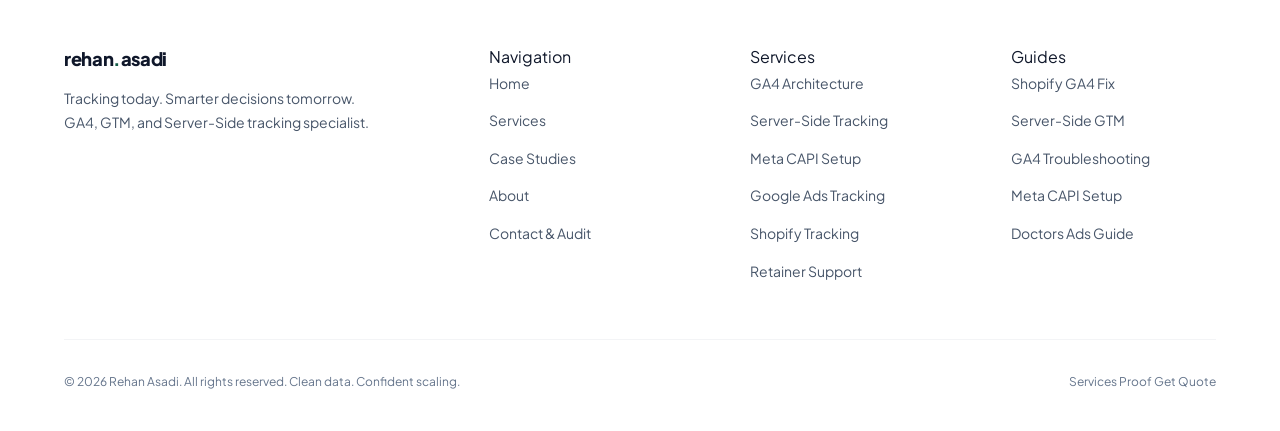
<file: case-studies.html>
<!DOCTYPE html>
<html lang="en">
<head>
  <!-- Google tag (gtag.js) -->
  <script async src="https://www.googletagmanager.com/gtag/js?id=G-E7CHCE0W9C"></script>
  <script>
    window.dataLayer = window.dataLayer || [];
    function gtag(){dataLayer.push(arguments);}
    gtag('js', new Date());

    gtag('config', 'G-E7CHCE0W9C');
  </script>

    <!-- Favicon -->
  <link rel="icon" type="image/svg+xml" href="/favicon.svg" />
  <link rel="icon" type="image/png" sizes="48x48" href="/favicon-48x48.png" />
  <link rel="icon" type="image/png" sizes="32x32" href="/favicon-32x32.png" />
  <link rel="icon" type="image/png" sizes="16x16" href="/favicon-16x16.png" />
  <link rel="shortcut icon" href="/favicon.ico" />
  <link rel="apple-touch-icon" sizes="180x180" href="/apple-touch-icon.png" />
  <link rel="manifest" href="/site.webmanifest" />

  <meta charset="UTF-8" />
  <meta name="viewport" content="width=device-width, initial-scale=1.0" />
  <title>Case Studies &amp; Measurement Proof - Rehan Asadi | GA4, GTM &amp; Server-Side</title>
  <meta name="description" content="Explore real-world case studies in GA4 setup, server-side tracking (sGTM), Meta CAPI, and conversion audits. Verified client outcomes and clean measurement data." />
  <meta name="author" content="Rehan Munawar" />
  <link rel="canonical" href="https://rehanasadi.com/case-studies" />

  <!-- Open Graph / Meta -->
  <meta property="og:type" content="website" />
  <meta property="og:url" content="https://rehanasadi.com/case-studies" />
  <meta property="og:title" content="Case Studies &amp; Measurement Proof - Rehan Asadi" />
  <meta property="og:description" content="Real tracking problems, real architecture, real results. GA4, GTM, server-side tracking, and Meta CAPI case studies." />

  <!-- Fonts & Stylesheets -->
  <link rel="preconnect" href="https://fonts.googleapis.com" />
  <link rel="preconnect" href="https://fonts.gstatic.com" crossorigin />
  <link rel="stylesheet" href="assets/design-system.css" />
  <link rel="stylesheet" href="assets/inner-pages.css" />
  <link rel="stylesheet" href="assets/contact-socials.css" />

  <!-- JSON-LD Structured Data -->
  <script type="application/ld+json">
  {
    "@context": "https://schema.org",
    "@graph": [
      {
        "@type": "BreadcrumbList",
        "itemListElement": [
          {
            "@type": "ListItem",
            "position": 1,
            "name": "Home",
            "item": "https://rehanasadi.com/"
          },
          {
            "@type": "ListItem",
            "position": 2,
            "name": "Case Studies",
            "item": "https://rehanasadi.com/case-studies"
          }
        ]
      },
      {
        "@type": "CollectionPage",
        "name": "Case Studies - Rehan Asadi Tracking Specialist",
        "url": "https://rehanasadi.com/case-studies",
        "description": "Verified case studies showing how proper analytics setup, server-side tracking, and conversion measurement help businesses make data-driven decisions.",
        "publisher": {
          "@type": "Person",
          "name": "Rehan Munawar",
          "jobTitle": "Tracking & Measurement Specialist"
        }
      }
    ]
  }
  </script>
</head>
<body>

  <!-- =========================================================================
       1. SHARED SITE HEADER
       ========================================================================= -->
  <header class="site-header">
    <div class="ds-container">
      <div class="site-header-inner">
        <a href="/" class="site-logo" aria-label="Rehan Asadi Home">
          rehan<span>.</span>asadi
        </a>

        <nav class="site-nav" aria-label="Main Navigation">
          <a href="services.html">Services</a>
          <a href="case-studies.html" class="active">Work</a>
          <a href="about.html">About</a>
          <a href="audit.html">Contact</a>
        </nav>

        <div class="nav-actions">
          <a href="audit.html" class="btn btn-primary">
            Book an Audit <span class="btn-icon-arrow" aria-hidden="true">→</span>
          </a>
          <button class="mobile-nav-toggle" id="mobile-toggle" aria-label="Toggle navigation menu" aria-expanded="false">
            <svg width="24" height="24" viewBox="0 0 24 24" fill="none" stroke="currentColor" stroke-width="2" stroke-linecap="round" stroke-linejoin="round">
              <line x1="3" y1="12" x2="21" y2="12"></line>
              <line x1="3" y1="6" x2="21" y2="6"></line>
              <line x1="3" y1="18" x2="21" y2="18"></line>
            </svg>
          </button>
        </div>
      </div>
    </div>

    <!-- Mobile Drawer -->
    <div class="mobile-nav-drawer" id="mobile-drawer" hidden>
      <ul class="mobile-nav-list">
        <li><a href="services.html">Services</a></li>
        <li><a href="case-studies.html" style="font-weight: 700; color: var(--ds-accent);">Work / Case Studies</a></li>
        <li><a href="about.html">About</a></li>
        <li><a href="audit.html">Contact</a></li>
      </ul>
      <a href="audit.html" class="btn btn-primary" style="width: 100%; text-align: center;">
        Book an Audit →
      </a>
    </div>
  </header>

  <main>
    <!-- =========================================================================
         2. HERO SECTION (APPROVED CASE STUDIES DIRECTION)
         ========================================================================= -->
    <section class="case-hero-section">
      <div class="ds-container">
        <div class="case-hero-grid">
          <!-- Left Column: Copy & Actions -->
          <div class="case-hero-content">
            <p class="ds-eyebrow">
              <span class="ds-eyebrow-dot" aria-hidden="true"></span>
              CASE STUDIES
            </p>
            <h1 class="case-hero-h1">
              <span class="hero-h1-line">From Tracking Problems&nbsp;to</span>
              <span class="hero-h1-accent">Real Business Results.</span>
            </h1>
            <p class="case-hero-lead">
              Explore real-world case studies showing how proper analytics setup, server-side tracking, and conversion measurement help businesses make data-driven decisions and grow.
            </p>
            <div class="case-hero-actions">
              <a href="https://wa.me/13025603106?text=Hi%20Rehan%2C%20I%20would%20like%20to%20get%20a%20quote%20for%20tracking%20services." class="btn btn-primary" target="_blank" rel="noopener">
                Get Quote <span class="btn-icon-arrow" aria-hidden="true">→</span>
              </a>
              <a href="services.html" class="btn btn-secondary">
                View Services <span class="btn-icon-arrow" aria-hidden="true">→</span>
              </a>
            </div>
          </div>

          <!-- Right Column: Dashboard Visual (from approved asset sheet) -->
          <div class="case-hero-visual-wrap">
            <div class="case-hero-visual">
              <img src="assets/images/case-hero-dashboard.png" alt="Illustrative analytics and measurement workflow overview" width="1024" height="218" loading="eager" />
            </div>
          </div>
        </div>
      </div>
    </section>

    <!-- =========================================================================
         3. PLATFORM STRIP (OFFICIAL BRAND LOGOS SITE-WIDE)
         ========================================================================= -->
    <section class="case-platform-section">
      <div class="ds-container">
        <div class="case-platform-bar" aria-label="Platforms and Technologies Used">
          <!-- 1. GA4 -->
          <a href="services.html#ga4" class="case-platform-item">
            <div class="case-platform-icon">
              <svg viewBox="0 0 512 512" fill="none" xmlns="http://www.w3.org/2000/svg">
                <g transform="translate(-174.95 -339.18)scale(3.54856)">
                  <path d="M149.3 112.8V221c0 12.1 8.4 18.9 17.2 18.9 8.2 0 17.2-5.7 17.2-18.9V113.6c0-11.1-8.2-18-17.2-18s-17.2 7.6-17.2 17.2" fill="#F9AB00"/>
                  <path d="M104.2 167.7V221c0 12.1 8.4 18.9 17.2 18.9 8.2 0 17.2-5.7 17.2-18.9v-52.5c0-11.1-8.2-18-17.2-18s-17.2 7.7-17.2 17.2" fill="#E37400"/>
                  <path d="M93.6 222.7c0 9.5-7.7 17.2-17.2 17.2s-17.2-7.7-17.2-17.2 7.7-17.2 17.2-17.2 17.2 7.6 17.2 17.2" fill="#E37400"/>
                </g>
              </svg>
            </div>
            <span>Google Analytics</span>
          </a>

          <!-- 2. GTM -->
          <a href="services.html#gtm" class="case-platform-item">
            <div class="case-platform-icon">
              <svg viewBox="0 0 512 512" fill="none" xmlns="http://www.w3.org/2000/svg">
                <path d="m300.5 491-88.8-86.6 190.8-194.9 92 90.1z" fill="#8AB4F8"/>
                <path d="m300.9 107.9-88.6-90.4L18.7 209.3c-25 25-25 65.4 0 90.4l190.7 192 90.2-84.4-145.3-152.8z" fill="#4285F4"/>
                <path d="m493.3 210.7-192-192c-25-25-65.5-25-90.5 0s-25 65.5 0 90.5l192 192c25 25 65.5 25 90.5 0 24.9-24.9 24.9-65.5 0-90.5" fill="#8AB4F8"/>
                <circle cx="254.5" cy="449.5" r="62.5" fill="#246FDB"/>
              </svg>
            </div>
            <span>Google Tag Manager</span>
          </a>

          <!-- 3. Meta CAPI -->
          <a href="services.html#capi" class="case-platform-item">
            <div class="case-platform-icon">
              <svg viewBox="0 0 1567 1041" fill="none" xmlns="http://www.w3.org/2000/svg">
                <defs>
                  <linearGradient id="metaGradCase" x1="332.6" x2="1411" y1="637.7" y2="692.2" gradientUnits="userSpaceOnUse">
                    <stop offset="0" stop-color="#0064e1"/>
                    <stop offset=".4" stop-color="#0064e1"/>
                    <stop offset=".8" stop-color="#0073ee"/>
                    <stop offset="1" stop-color="#0082fb"/>
                  </linearGradient>
                </defs>
                <path d="M169.5 686.5c0 59.9 13.1 105.8 30.3 133.6 22.5 36.4 56 51.8 90.2 51.8 44.2 0 84.5-10.9 162.3-118.6C514.6 667.1 588 546 637.4 470l83.7-128.6c58.1-89.3 125.3-188.6 202.5-255.9C986.5 30.5 1054.5 0 1122.8 0c114.8 0 224.1 66.5 307.7 191.4 91.6 136.7 136 308.8 136 486.5 0 105.6-20.8 183.2-56.2 244.6-34.2 59.3-100.8 118.5-213 118.5V871.9c96 0 120-88.3 120-189.3 0-144-33.6-303.8-107.5-418-52.4-81-120.4-130.5-195.2-130.5-80.8 0-145.9 61.1-219.1 169.9-38.9 57.8-78.8 128.3-123.6 207.8l-49.4 87.5c-99.1 175.9-124.2 216-173.8 282.1C461.9 997.1 387.7 1041 290 1041c-115.8 0-189.1-50.2-234.4-125.8C18.5 853.5.3 772.6.3 680.5z" fill="#0081FB"/>
                <path d="M133.7 203.3C211.3 83.7 323.2 0 451.6 0 525.9 0 599.8 22 677 85.1c84.4 68.9 174.4 182.5 286.7 369.6l40.2 67.1c97.2 162 152.5 245.3 184.8 284.6 41.6 50.5 70.8 65.5 108.6 65.5 96 0 120-88.3 120-189.3l149.2-4.7c0 105.6-20.8 183.2-56.2 244.6-34.2 59.3-100.8 118.5-213 118.5-69.7 0-131.5-15.2-199.8-79.6C1045 911.9 983.6 824 936.4 744.9L796 510.1c-70.5-117.8-135.2-205.6-172.6-245.4-40.2-42.8-92-94.5-174.5-94.5-66.9 0-123.6 46.9-171.1 118.7z" fill="url(#metaGradCase)"/>
              </svg>
            </div>
            <span>Meta CAPI</span>
          </a>

          <!-- 4. Google Ads -->
          <a href="services.html#gads" class="case-platform-item">
            <div class="case-platform-icon">
              <svg viewBox="0 0 256 230" fill="none" xmlns="http://www.w3.org/2000/svg">
                <path d="M5.888 166.405L90.88 20.9C101.676 27.256 156.116 57.384 164.908 63.114L79.916 208.627C70.62 220.907-5.888 185.04 5.888 166.396v.009Z" fill="#FBBC04"/>
                <path d="M250.084 166.402L165.092 20.906C153.21 1.132 127.619-6.054 106.6 5.625c-21.018 11.679-27.418 36.837-15.536 57.494l84.992 145.514c11.882 19.765 37.473 26.95 58.492 15.272 20.1-11.679 27.418-37.73 15.536-57.503Z" fill="#4285F4"/>
                <ellipse cx="42.664" cy="187.924" rx="42.664" ry="41.604" fill="#34A853"/>
              </svg>
            </div>
            <span>Google Ads</span>
          </a>

          <!-- 5. Shopify -->
          <a href="services.html#shopify" class="case-platform-item">
            <div class="case-platform-icon">
              <svg viewBox="0 0 512 512" fill="none" xmlns="http://www.w3.org/2000/svg">
                <path d="M425.9 98.7c-.3-2.7-2.7-3.9-4.5-4.2s-38.1-.6-38.1-.6-30.6-29.7-33.6-32.7-8.8-2.1-11.2-1.5c0 0-5.8 1.8-15.4 4.8-1.5-5.1-3.9-11.5-7.3-17.9-10.9-20.9-26.6-31.8-46-31.8-1.2 0-2.7 0-3.9.3-.6-.6-1.2-1.2-1.8-2.1-8.7-9-19.3-13.3-32-13-24.8.6-49.4 18.5-69.6 50.6-14.2 22.4-24.8 50.6-27.9 72.4-28.5 8.8-48.4 14.8-48.7 15.1-14.2 4.5-14.8 4.8-16.7 18.5-1.5 10-39.1 301-39.1 301L345.3 512l136.5-33.9c.1 0-55.6-377-55.9-379.4M307.2 69.3c-7.3 2.1-15.4 4.8-24.5 7.6-.3-12.4-1.8-30-7.6-45.1 19 3.6 28.1 24.8 32.1 37.5m-40.9 12.8c-16.7 5.1-34.5 10.6-52.7 16.3 5.1-19.4 14.8-38.8 26.6-51.5 4.5-4.8 10.6-10 17.9-13 7 14.3 8.2 34.5 8.2 48.2m-33.9-65.4c5.8 0 10.6 1.2 14.8 3.9-6.7 3.3-13.3 8.5-19.4 15.1-15.7 17-27.9 43-32.7 68.4-15.1 4.5-29.7 9.1-43.3 13.3 9.1-39.9 42.4-99.5 80.6-100.7" fill="#95BF47"/>
                <path d="M421.3 94.5c-1.8-.3-38.1-.6-38.1-.6s-30.6-29.7-33.6-32.7c-1.2-1.2-2.7-1.8-4.2-1.8V512l136.5-33.9s-55.7-376.6-56-379.4c-.7-2.7-2.8-3.9-4.6-4.2" fill="#5E8E3E"/>
                <path d="M269.6 164.7 253.9 224s-17.6-8.2-38.8-6.7c-30.9 1.8-31.2 21.2-30.9 26.3 1.8 26.6 71.5 32.4 75.4 94.5 3 49-26 82.4-67.8 85.1-50.3 3-77.8-26.3-77.8-26.3l10.6-45.1s27.9 20.9 50 19.7c14.5-.9 19.7-12.7 19.1-21.2-2.1-34.5-59-32.7-62.7-89.3-3-47.8 28.5-96.3 97.8-100.8 27.2-2.4 40.8 4.5 40.8 4.5" fill="#FFFFFF"/>
              </svg>
            </div>
            <span>Shopify</span>
          </a>

          <!-- 6. Stape / Server-Side -->
          <a href="services.html#sgtm" class="case-platform-item">
            <div class="case-platform-icon">
              <svg viewBox="0 2 36 38" fill="none" xmlns="http://www.w3.org/2000/svg">
                <path d="M26 7L17 22L26 28V38H3V34L11 20L3 14V5H26V7Z" fill="#FF5C35"/>
                <path d="M32.6989 13.1104L29.838 14.8057C29.3032 13.8773 28.7936 13.2718 28.3092 12.9893C27.8046 12.6663 27.1538 12.5049 26.3566 12.5049C25.3777 12.5049 24.5654 12.7824 23.9196 13.3374C23.2737 13.8823 22.9508 14.5685 22.9508 15.396C22.9508 16.5363 23.7985 17.4546 25.4938 18.1509L27.8248 19.1045C29.722 19.8714 31.1095 20.8099 31.9874 21.9199C32.8654 23.0199 33.3043 24.3721 33.3043 25.9766C33.3043 28.126 32.5878 29.902 31.1549 31.3047C29.7119 32.7174 27.9207 33.4238 25.7814 33.4238C23.7531 33.4238 22.0779 32.8234 20.756 31.6226C19.4542 30.4217 18.6419 28.7314 18.319 26.5518L21.8912 25.7646C22.0527 27.137 22.3352 28.0856 22.7389 28.6104C23.4655 29.6195 24.525 30.124 25.9176 30.124C27.0175 30.124 27.9308 29.7557 28.6573 29.019C29.3839 28.2824 29.7472 27.349 29.7472 26.2188C29.7472 25.7646 29.6816 25.3509 29.5504 24.9775C29.4293 24.5941 29.2325 24.2459 28.9601 23.9331C28.6977 23.6102 28.3546 23.3125 27.9308 23.04C27.507 22.7575 27.0024 22.4901 26.4171 22.2378L24.1617 21.2993C20.9628 19.9471 19.3634 17.9692 19.3634 15.3657C19.3634 13.6099 20.0345 12.1416 21.3766 10.9609C22.7187 9.77018 24.3888 9.1748 26.3868 9.1748C29.0812 9.1748 31.1852 10.4867 32.6989 13.1104Z" fill="#111827"/>
              </svg>
            </div>
            <span>Stape.io</span>
          </a>
        </div>
      </div>
    </section>

    <!-- =========================================================================
         4. FEATURED CASE STUDIES & FILTER PILLS
         ========================================================================= -->
    <section class="case-main-section" id="case-studies">
      <div class="ds-container">
        <!-- Section Header -->
        <div class="case-section-header">
          <h2 class="case-section-title">Featured Case Studies</h2>
          <p class="case-section-subtitle">Real projects. Real challenges. Real solutions.</p>
        </div>

        <!-- Filter Pills Bar -->
        <div class="case-filter-pills" role="tablist" aria-label="Filter case studies by platform">
          <button class="case-filter-pill active" data-filter="all" role="tab" aria-selected="true">All</button>
          <button class="case-filter-pill" data-filter="ga4" role="tab" aria-selected="false">GA4</button>
          <button class="case-filter-pill" data-filter="sgtm" role="tab" aria-selected="false">Server-Side</button>
          <button class="case-filter-pill" data-filter="capi" role="tab" aria-selected="false">Meta CAPI</button>
          <button class="case-filter-pill" data-filter="gads" role="tab" aria-selected="false">Google Ads</button>
          <button class="case-filter-pill" data-filter="shopify" role="tab" aria-selected="false">Shopify</button>
        </div>

        <!-- Cards List -->
        <div class="case-cards-list">

          <!-- =================================================================
               CARD 1: Slageronline.nl (Meta CAPI + sGTM + GA4)
               ================================================================= -->
          <article class="case-study-card" data-tags="all ga4 sgtm capi">
            <!-- Left Column: Visual -->
            <div class="case-card-visual">
              <img src="assets/images/case-slageronline.png" alt="Slageronline.nl eCommerce butcher project representation" width="341" height="205" loading="lazy" />
            </div>

            <!-- Right Column: Content -->
            <div class="case-card-content">
              <div class="case-card-top-meta">
                <span class="case-card-category">
                  <span style="width: 6px; height: 6px; border-radius: 50%; background: #16A34A; display: inline-block;"></span>
                  E-COMMERCE
                </span>
                <span class="case-card-location">Netherlands</span>
              </div>

              <h3 class="case-card-title">Slageronline.nl</h3>
              <p class="case-card-subtitle">Dutch online butcher &amp; gourmet meat delivery</p>

              <div class="case-card-tags">
                <span class="case-tag">GA4</span>
                <span class="case-tag">Server-Side (sGTM)</span>
                <span class="case-tag">Meta CAPI</span>
                <span class="case-tag">Stape.io</span>
                <span class="case-tag">Looker Studio</span>
              </div>

              <p class="case-card-desc">
                Client was running Meta Ads with a browser-only pixel. Approximately 35% of purchase events were lost to Safari ITP and Dutch ad blockers, skewing attribution and starving ad algorithms of critical conversion signals.
              </p>

              <!-- Proof Indicators (3 Key Outcomes) -->
              <div class="case-proof-list">
                <div class="case-proof-item">
                  <div class="case-proof-item-header">
                    <span class="case-proof-icon">✓</span>
                    <span class="case-proof-metric">+22%</span>
                  </div>
                  <span class="case-proof-label">Event Match Quality (EMQ) lift on Meta CAPI</span>
                </div>
                <div class="case-proof-item">
                  <div class="case-proof-item-header">
                    <span class="case-proof-icon">✓</span>
                    <span class="case-proof-metric">~35%</span>
                  </div>
                  <span class="case-proof-label">Missing purchase conversions recovered</span>
                </div>
                <div class="case-proof-item">
                  <div class="case-proof-item-header">
                    <span class="case-proof-icon">✓</span>
                    <span class="case-proof-metric">1st-Party</span>
                  </div>
                  <span class="case-proof-label">sGTM container with deduplication logic</span>
                </div>
              </div>

              <!-- Action Row -->
              <div class="case-card-actions">
                <button type="button" class="case-btn-drawer" data-drawer-toggle="drawer-slageronline" aria-expanded="false">
                  <span>View Case Study Details</span>
                  <svg width="14" height="14" viewBox="0 0 24 24" fill="none" stroke="currentColor" stroke-width="2.5" stroke-linecap="round" stroke-linejoin="round" aria-hidden="true"><polyline points="6 9 12 15 18 9"></polyline></svg>
                </button>
                <a href="https://wa.me/13025603106?text=Hi%20Rehan%2C%20I%20saw%20the%20Slageronline%20case%20study%20and%20want%20a%20quote%20for%20Meta%20CAPI%20and%20server-side%20tracking." class="btn btn-secondary" target="_blank" rel="noopener">
                  Get Quote <span class="btn-icon-arrow" aria-hidden="true">→</span>
                </a>
              </div>
            </div>

            <!-- Expandable Technical Drawer -->
            <div class="case-drawer" id="drawer-slageronline" hidden>
              <div class="case-drawer-grid">
                <div class="case-drawer-col">
                  <h4>
                    <svg width="14" height="14" viewBox="0 0 24 24" fill="none" stroke="currentColor" stroke-width="2"><circle cx="12" cy="12" r="10"></circle><line x1="12" y1="8" x2="12" y2="12"></line><line x1="12" y1="16" x2="12.01" y2="16"></line></svg>
                    The Problem
                  </h4>
                  <p>
                    The client ran Meta Ads (~€100/day) relying entirely on standard browser tracking. Due to strict iOS Safari ITP caps and prevalent privacy extensions across the Netherlands, roughly 35% of orders never reached Meta's Events Manager. Ad delivery algorithms optimized on distorted conversion signals, inflating apparent acquisition costs.
                  </p>
                </div>

                <div class="case-drawer-col">
                  <h4>
                    <svg width="14" height="14" viewBox="0 0 24 24" fill="none" stroke="currentColor" stroke-width="2"><polyline points="16 18 22 12 16 6"></polyline><polyline points="8 6 2 12 8 18"></polyline></svg>
                    What I Built
                  </h4>
                  <ol>
                    <li>Deployed a server-side GTM container via Stape.io on a custom first-party subdomain (<code>sgtm.slageronline.nl</code>).</li>
                    <li>Engineered Meta Conversions API (CAPI) with full event deduplication using matched <code>event_id</code> parameters.</li>
                    <li>Mapped full eCommerce event schema: <code>view_item</code>, <code>add_to_cart</code>, <code>begin_checkout</code>, and <code>purchase</code>.</li>
                    <li>Connected enhanced GA4 eCommerce measurement to automated weekly Looker Studio dashboards.</li>
                  </ol>
                </div>

                <div class="case-drawer-col">
                  <h4>
                    <svg width="14" height="14" viewBox="0 0 24 24" fill="none" stroke="currentColor" stroke-width="2"><polyline points="20 6 9 17 4 12"></polyline></svg>
                    Business Impact
                  </h4>
                  <p>
                    Event Match Quality (EMQ) jumped by +22%, bypassing ad-blocker drop-offs and restoring true attribution. With clean purchase values feeding Meta's smart bidding algorithms, campaign ROAS stabilized, enabling confident ad spend scaling.
                  </p>
                </div>
              </div>
            </div>
          </article>

          <!-- =================================================================
               CARD 2: NordSleeps (Server-Side + GA4 + Shopify)
               ================================================================= -->
          <article class="case-study-card" data-tags="all ga4 sgtm shopify">
            <!-- Left Column: Visual -->
            <div class="case-card-visual">
              <img src="assets/images/case-nordsleeps.png" alt="NordSleeps Scandinavian DTC sleep brand project representation" width="340" height="205" loading="lazy" />
            </div>

            <!-- Right Column: Content -->
            <div class="case-card-content">
              <div class="case-card-top-meta">
                <span class="case-card-category">
                  <span style="width: 6px; height: 6px; border-radius: 50%; background: #16A34A; display: inline-block;"></span>
                  DTC E-COMMERCE
                </span>
                <span class="case-card-location">Netherlands &amp; Nordics</span>
              </div>

              <h3 class="case-card-title">NordSleeps</h3>
              <p class="case-card-subtitle">Scandinavian DTC premium mattress &amp; sleep brand</p>

              <div class="case-card-tags">
                <span class="case-tag">GA4 Rebuild</span>
                <span class="case-tag">Server-Side (sGTM)</span>
                <span class="case-tag">Shopify</span>
                <span class="case-tag">Stape.io</span>
                <span class="case-tag">ITP Resilience</span>
              </div>

              <p class="case-card-desc">
                High-AOV sleep products have extended consideration cycles. Safari ITP capped tracking cookies at 7 days, severing return-visitor attribution. Meanwhile, 40+ orphaned legacy tags in GTM caused severe event inflation and duplicate purchases.
              </p>

              <!-- Proof Indicators (3 Key Outcomes) -->
              <div class="case-proof-list">
                <div class="case-proof-item">
                  <div class="case-proof-item-header">
                    <span class="case-proof-icon">✓</span>
                    <span class="case-proof-metric">400 Days</span>
                  </div>
                  <span class="case-proof-label">Up to 400-day first-party cookie persistence in the documented setup</span>
                </div>
                <div class="case-proof-item">
                  <div class="case-proof-item-header">
                    <span class="case-proof-icon">✓</span>
                    <span class="case-proof-metric">40+ Tags</span>
                  </div>
                  <span class="case-proof-label">Orphaned tags purged in full GTM consolidation</span>
                </div>
                <div class="case-proof-item">
                  <div class="case-proof-item-header">
                    <span class="case-proof-icon">✓</span>
                    <span class="case-proof-metric">Zero Dupes</span>
                  </div>
                  <span class="case-proof-label">Duplicate purchase triggers were removed and validated</span>
                </div>
              </div>

              <!-- Action Row -->
              <div class="case-card-actions">
                <button type="button" class="case-btn-drawer" data-drawer-toggle="drawer-nordsleeps" aria-expanded="false">
                  <span>View Case Study Details</span>
                  <svg width="14" height="14" viewBox="0 0 24 24" fill="none" stroke="currentColor" stroke-width="2.5" stroke-linecap="round" stroke-linejoin="round" aria-hidden="true"><polyline points="6 9 12 15 18 9"></polyline></svg>
                </button>
                <a href="https://wa.me/13025603106?text=Hi%20Rehan%2C%20I%20saw%20the%20NordSleeps%20case%20study%20and%20want%20a%20quote%20for%20cookie%20persistence%20and%20sGTM." class="btn btn-secondary" target="_blank" rel="noopener">
                  Get Quote <span class="btn-icon-arrow" aria-hidden="true">→</span>
                </a>
              </div>
            </div>

            <!-- Expandable Technical Drawer -->
            <div class="case-drawer" id="drawer-nordsleeps" hidden>
              <div class="case-drawer-grid">
                <div class="case-drawer-col">
                  <h4>
                    <svg width="14" height="14" viewBox="0 0 24 24" fill="none" stroke="currentColor" stroke-width="2"><circle cx="12" cy="12" r="10"></circle><line x1="12" y1="8" x2="12" y2="12"></line><line x1="12" y1="16" x2="12.01" y2="16"></line></svg>
                    The Problem
                  </h4>
                  <p>
                    NordSleeps mattresses involve high-consideration purchases with buyers taking 14 to 30 days to purchase. Safari's 7-day cookie limit affected returning user attribution across long consideration cycles. In addition, an inherited GTM container with 40+ orphaned agency tags caused duplicate event triggers.
                  </p>
                </div>

                <div class="case-drawer-col">
                  <h4>
                    <svg width="14" height="14" viewBox="0 0 24 24" fill="none" stroke="currentColor" stroke-width="2"><polyline points="16 18 22 12 16 6"></polyline><polyline points="8 6 2 12 8 18"></polyline></svg>
                    What I Built
                  </h4>
                  <ol>
                    <li>Audited the entire container, deleted 40+ obsolete tags, and implemented strict tag-firing governance.</li>
                    <li>Deployed server-side GTM on Stape.io with <code>Set-Cookie</code> HTTP headers, establishing up to 400-day first-party cookie persistence in the documented setup.</li>
                    <li>Re-architected GA4 eCommerce tracking with item-scoped parameters for the Shopify checkout funnel.</li>
                    <li>Relocated client-side marketing tags into the server container to improve page speed and ensure duplicate purchase triggers were removed and validated.</li>
                  </ol>
                </div>

                <div class="case-drawer-col">
                  <h4>
                    <svg width="14" height="14" viewBox="0 0 24 24" fill="none" stroke="currentColor" stroke-width="2"><polyline points="20 6 9 17 4 12"></polyline></svg>
                    Business Impact
                  </h4>
                  <p>
                    First-touch discovery attribution was fully restored across 30-day buying cycles. Duplicate orders dropped to zero, providing the leadership team with dependable acquisition metrics for their multi-market scaling campaigns.
                  </p>
                </div>
              </div>
            </div>
          </article>

          <!-- =================================================================
               CARD 3: Packaging Discounter (GA4 Audit + Shopify + Google Ads)
               ================================================================= -->
          <article class="case-study-card" data-tags="all ga4 gads shopify">
            <!-- Left Column: Visual -->
            <div class="case-card-visual">
              <img src="assets/images/case-packaging-discounter.png" alt="Packaging Discounter B2B packaging supplies project representation" width="343" height="205" loading="lazy" />
            </div>

            <!-- Right Column: Content -->
            <div class="case-card-content">
              <div class="case-card-top-meta">
                <span class="case-card-category">
                  <span style="width: 6px; height: 6px; border-radius: 50%; background: #16A34A; display: inline-block;"></span>
                  B2B E-COMMERCE
                </span>
                <span class="case-card-location">Netherlands</span>
              </div>

              <h3 class="case-card-title">Packaging Discounter</h3>
              <p class="case-card-subtitle">B2B industrial packaging &amp; shipping supplies</p>

              <div class="case-card-tags">
                <span class="case-tag">GA4 Audit</span>
                <span class="case-tag">Shopify Web Pixels</span>
                <span class="case-tag">Google Ads</span>
                <span class="case-tag">Enhanced Conversions</span>
                <span class="case-tag">DebugView QA</span>
              </div>

              <p class="case-card-desc">
                GA4 was reporting roughly 60% fewer conversions than actual Shopify orders. Conflicting purchase scripts across theme liquid and third-party apps were misfiring, while Google Ads Smart Bidding was operating on incomplete revenue data.
              </p>

              <!-- Proof Indicators (3 Key Outcomes) -->
              <div class="case-proof-list">
                <div class="case-proof-item">
                  <div class="case-proof-item-header">
                    <span class="case-proof-icon">✓</span>
                    <span class="case-proof-metric">100%</span>
                  </div>
                  <span class="case-proof-label">Exact order reconciliation between Shopify and GA4</span>
                </div>
                <div class="case-proof-item">
                  <div class="case-proof-item-header">
                    <span class="case-proof-icon">✓</span>
                    <span class="case-proof-metric">3 Tags</span>
                  </div>
                  <span class="case-proof-label">Conflicting purchase implementations unified</span>
                </div>
                <div class="case-proof-item">
                  <div class="case-proof-item-header">
                    <span class="case-proof-icon">✓</span>
                    <span class="case-proof-metric">+60%</span>
                  </div>
                  <span class="case-proof-label">Conversion data recovered for Google Ads bidding</span>
                </div>
              </div>

              <!-- Action Row -->
              <div class="case-card-actions">
                <button type="button" class="case-btn-drawer" data-drawer-toggle="drawer-packaging" aria-expanded="false">
                  <span>View Case Study Details</span>
                  <svg width="14" height="14" viewBox="0 0 24 24" fill="none" stroke="currentColor" stroke-width="2.5" stroke-linecap="round" stroke-linejoin="round" aria-hidden="true"><polyline points="6 9 12 15 18 9"></polyline></svg>
                </button>
                <a href="https://wa.me/13025603106?text=Hi%20Rehan%2C%20I%20saw%20the%20Packaging%20Discounter%20case%20study%20and%20want%20a%20quote%20for%20Shopify%20and%20GA4%20order%20reconciliation." class="btn btn-secondary" target="_blank" rel="noopener">
                  Get Quote <span class="btn-icon-arrow" aria-hidden="true">→</span>
                </a>
              </div>
            </div>

            <!-- Expandable Technical Drawer -->
            <div class="case-drawer" id="drawer-packaging" hidden>
              <div class="case-drawer-grid">
                <div class="case-drawer-col">
                  <h4>
                    <svg width="14" height="14" viewBox="0 0 24 24" fill="none" stroke="currentColor" stroke-width="2"><circle cx="12" cy="12" r="10"></circle><line x1="12" y1="8" x2="12" y2="12"></line><line x1="12" y1="16" x2="12.01" y2="16"></line></svg>
                    The Problem
                  </h4>
                  <p>
                    Packaging Discounter's GA4 reports showed a 60% deficit against actual Shopify back-office sales. Three overlapping purchase scripts fired on conflicting thank-you page triggers, while staging measurement IDs contaminated production analytics streams.
                  </p>
                </div>

                <div class="case-drawer-col">
                  <h4>
                    <svg width="14" height="14" viewBox="0 0 24 24" fill="none" stroke="currentColor" stroke-width="2"><polyline points="16 18 22 12 16 6"></polyline><polyline points="8 6 2 12 8 18"></polyline></svg>
                    What I Built
                  </h4>
                  <ol>
                    <li>Conducted a forensic tracking audit, identifying 3 conflicting purchase tags and legacy script injections.</li>
                    <li>Rebuilt GTM container from scratch with a single authoritative purchase trigger utilizing Shopify Web Pixels API.</li>
                    <li>Corrected GA4 measurement ID routing and verified end-to-end data integrity in GA4 DebugView.</li>
                    <li>Implemented Google Ads Enhanced Conversions with customer parameter hashing for automated bidding accuracy.</li>
                  </ol>
                </div>

                <div class="case-drawer-col">
                  <h4>
                    <svg width="14" height="14" viewBox="0 0 24 24" fill="none" stroke="currentColor" stroke-width="2"><polyline points="20 6 9 17 4 12"></polyline></svg>
                    Business Impact
                  </h4>
                  <p>
                    Delivered 100% order reconciliation between Shopify backend sales and GA4 analytics. Google Ads Smart Bidding regained full visibility into real order values, eliminating bidding blindness and stabilizing B2B acquisition costs.
                  </p>
                  <blockquote style="margin-top: 1rem; padding: 0.85rem; background: #FFFFFF; border-left: 3px solid #16A34A; border-radius: 4px; font-size: 11px; font-style: italic; color: var(--ds-text);">
                    &ldquo;Rehan found issues we did not know existed and documented everything clearly so we could understand exactly what had changed.&rdquo;
                    <cite style="display: block; margin-top: 0.35rem; font-style: normal; font-weight: 700; color: #15803D;">&mdash; Client, Packaging Discounter NL</cite>
                  </blockquote>
                </div>
              </div>
            </div>
          </article>

        </div>
      </div>
    </section>

    <!-- =========================================================================
         5. FINAL CTA BANNER (APPROVED DIRECTION WITH LAPTOP VISUAL)
         ========================================================================= -->
    <section class="case-cta-section">
      <div class="ds-container">
        <div class="case-cta-banner">
          <!-- Left Column: Copy & Actions -->
          <div class="case-cta-banner-content">
            <div class="case-cta-eyebrow">
              <span class="case-cta-eyebrow-dot" aria-hidden="true"></span>
              READY TO IMPROVE YOUR TRACKING?
            </div>
            <h2 class="case-cta-title">
              Let's Talk About Your Project
            </h2>
            <p class="case-cta-desc">
              Get accurate data, better insights, and stronger growth. Schedule a quick diagnostic review of your tracking setup today.
            </p>
            <div class="case-cta-btn-group">
              <a href="audit.html" class="case-cta-btn-white">
                Book a Free Audit <span aria-hidden="true">→</span>
              </a>
              <a href="https://wa.me/13025603106?text=Hi%20Rehan%2C%20I%20want%20to%20discuss%20my%20tracking%20project." class="case-cta-btn-wa" target="_blank" rel="noopener">
                Chat on WhatsApp <span aria-hidden="true">→</span>
              </a>
            </div>
          </div>

          <!-- Right Column: Visual (laptop graphic from approved asset sheet) -->
          <div class="case-cta-banner-visual">
            <img src="assets/images/case-cta-laptop.png" alt="Illustrative tracking architecture preview on laptop" width="564" height="207" loading="lazy" />
          </div>
        </div>
      </div>
    </section>
  </main>

  <!-- =========================================================================
       6. SHARED SITE FOOTER
       ========================================================================= -->
  <footer class="site-footer">
    <div class="ds-container">
      <div class="footer-top">
        <!-- Brand Column -->
        <div class="footer-brand">
          <a href="/" class="site-logo">
            rehan<span>.</span>asadi
          </a>
          <p>
            Tracking today. Smarter decisions tomorrow. GA4, GTM, and Server-Side tracking specialist.
          </p>
        </div>

        <!-- Navigation Column -->
        <div class="footer-col">
          <div class="footer-col-title">Navigation</div>
          <ul class="footer-links">
            <li><a href="/">Home</a></li>
            <li><a href="services.html">Services</a></li>
            <li><a href="case-studies.html">Case Studies</a></li>
            <li><a href="about.html">About</a></li>
            <li><a href="audit.html">Contact &amp; Audit</a></li>
          </ul>
        </div>

        <!-- Services Column -->
        <div class="footer-col">
          <div class="footer-col-title">Services</div>
          <ul class="footer-links">
            <li><a href="services.html#ga4">GA4 Architecture</a></li>
            <li><a href="services.html#sgtm">Server-Side Tracking</a></li>
            <li><a href="services.html#capi">Meta CAPI Setup</a></li>
            <li><a href="services.html#gads">Google Ads Tracking</a></li>
            <li><a href="services.html#shopify">Shopify Tracking</a></li>
            <li><a href="services.html#retainer">Retainer Support</a></li>
          </ul>
        </div>

        <!-- Technical Resources Column -->
        <div class="footer-col">
          <div class="footer-col-title">Guides</div>
          <ul class="footer-links">
            <li><a href="shopify-ga4-tracking.html">Shopify GA4 Fix</a></li>
            <li><a href="server-side-tracking-setup.html">Server-Side GTM</a></li>
            <li><a href="ga4-not-tracking-conversions.html">GA4 Troubleshooting</a></li>
            <li><a href="meta-capi-setup.html">Meta CAPI Setup</a></li>
            <li><a href="google-ads-for-doctors-guide.html">Doctors Ads Guide</a></li>
          </ul>
        </div>
      </div>

      <div class="footer-bottom">
        <p>&copy; 2026 Rehan Asadi. All rights reserved. Clean data. Confident scaling.</p>
        <div class="footer-meta-links">
          <a href="services.html">Services</a>
          <a href="case-studies.html">Proof</a>
          <a href="audit.html">Get Quote</a>
        </div>
      </div>
    </div>
  </footer>

  <!-- Floating WhatsApp CTA Button -->
  <a class="whatsapp-float-cta" href="https://wa.me/13025603106?text=Hi%20Rehan%2C%20I%20want%20a%20free%20tracking%20audit." target="_blank" rel="noopener" aria-label="Chat on WhatsApp for a free tracking audit" title="Free Tracking Audit">
    <span class="wa-icon" aria-hidden="true">
      <svg viewBox="0 0 20 20" width="18" height="18" fill="currentColor"><path d="M13.601 2.326A7.854 7.854 0 0 0 6.546 14.8L6 16.8l2.048-.537a7.854 7.854 0 1 0 5.553-13.937zm4.423 11.36c-.186.523-.996.978-1.39 1.043-.36.058-.821.082-1.325-.08-.306-.099-.699-.229-1.206-.447-2.123-.918-3.509-3.061-3.616-3.205-.106-.143-.864-1.15-.864-2.194 0-1.044.548-1.558.743-1.77.194-.212.424-.266.566-.266.142 0 .283.001.407.007.131.006.306-.05.478.363.186.449.63 1.551.686 1.664.056.114.093.247.018.39-.074.143-.111.231-.222.354-.112.123-.236.274-.337.368-.112.111-.228.231-.099.453.13.223.576.949 1.235 1.537.848.757 1.563.991 1.785 1.102.223.111.353.093.484-.056.13-.149.557-.649.706-.871.149-.223.298-.186.502-.112.205.075 1.299.612 1.522.723.223.112.372.168.427.261.056.093.056.539-.13 1.062z"></path></svg>
    </span>
    <span class="wa-text">Chat on WhatsApp</span>
  </a>

  <!-- =========================================================================
       7. SCRIPTS (MOBILE DRAWER, FILTERS, & DRAWER ACCORDIONS)
       ========================================================================= -->
  <script>
    (function() {
      // 1. Mobile Drawer Toggle
      var toggle = document.getElementById('mobile-toggle');
      var drawer = document.getElementById('mobile-drawer');
      if (toggle && drawer) {
        toggle.addEventListener('click', function() {
          var expanded = toggle.getAttribute('aria-expanded') === 'true';
          toggle.setAttribute('aria-expanded', !expanded);
          drawer.hidden = expanded;
        });
      }

      // 2. Interactive Filter Pills
      var filterPills = document.querySelectorAll('.case-filter-pill');
      var cards = document.querySelectorAll('.case-study-card');
      filterPills.forEach(function(pill) {
        pill.addEventListener('click', function() {
          filterPills.forEach(function(p) {
            p.classList.remove('active');
            p.setAttribute('aria-selected', 'false');
          });
          pill.classList.add('active');
          pill.setAttribute('aria-selected', 'true');

          var selectedFilter = pill.getAttribute('data-filter');
          cards.forEach(function(card) {
            var tags = card.getAttribute('data-tags') || '';
            if (selectedFilter === 'all' || tags.indexOf(selectedFilter) !== -1) {
              card.classList.remove('hidden');
            } else {
              card.classList.add('hidden');
            }
          });
        });
      });

      // 3. Expandable Technical Drawers
      var drawerButtons = document.querySelectorAll('[data-drawer-toggle]');
      drawerButtons.forEach(function(btn) {
        btn.addEventListener('click', function() {
          var targetId = btn.getAttribute('data-drawer-toggle');
          var drawerEl = document.getElementById(targetId);
          if (!drawerEl) return;

          var isExpanded = btn.getAttribute('aria-expanded') === 'true';
          btn.setAttribute('aria-expanded', !isExpanded);
          drawerEl.hidden = isExpanded;

          var labelSpan = btn.querySelector('span');
          if (labelSpan) {
            labelSpan.textContent = !isExpanded ? 'Hide Technical Details' : 'View Case Study Details';
          }
        });
      });
    })();
  </script>
</body>
</html>
</file>
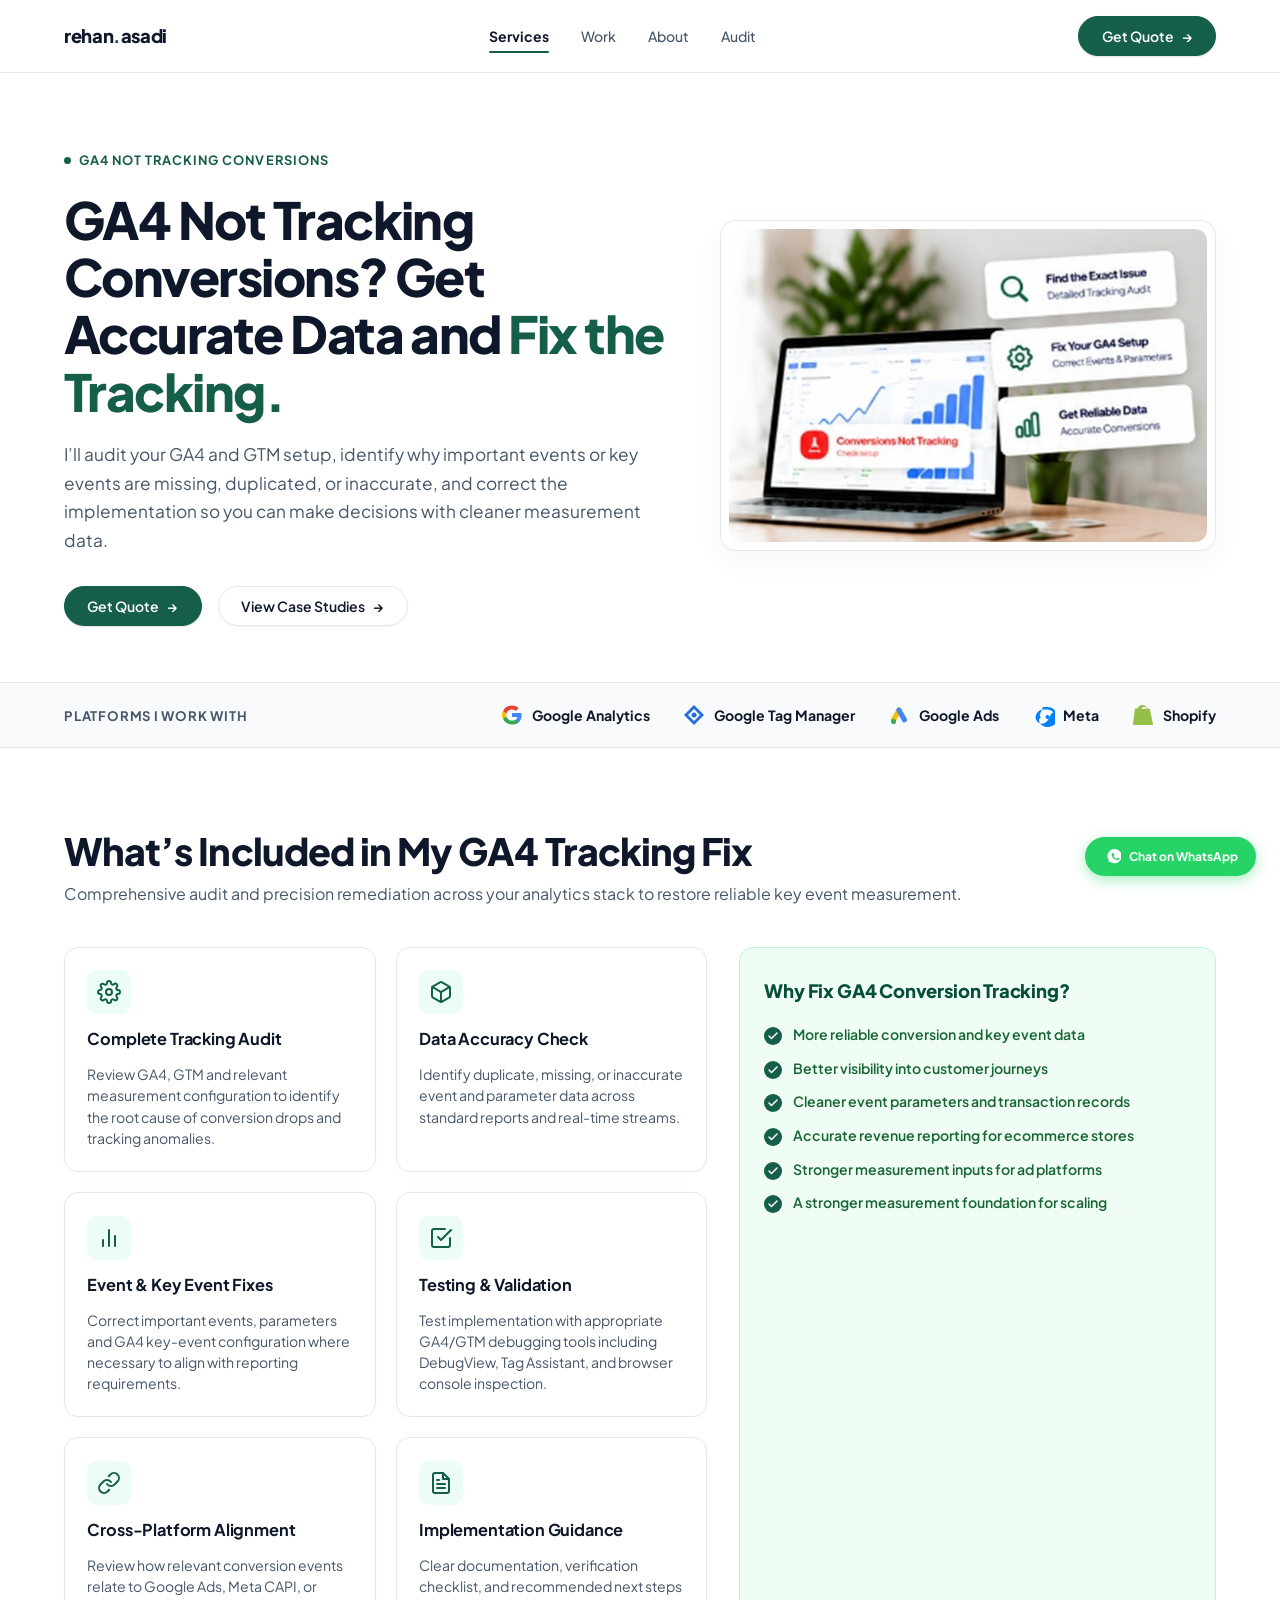
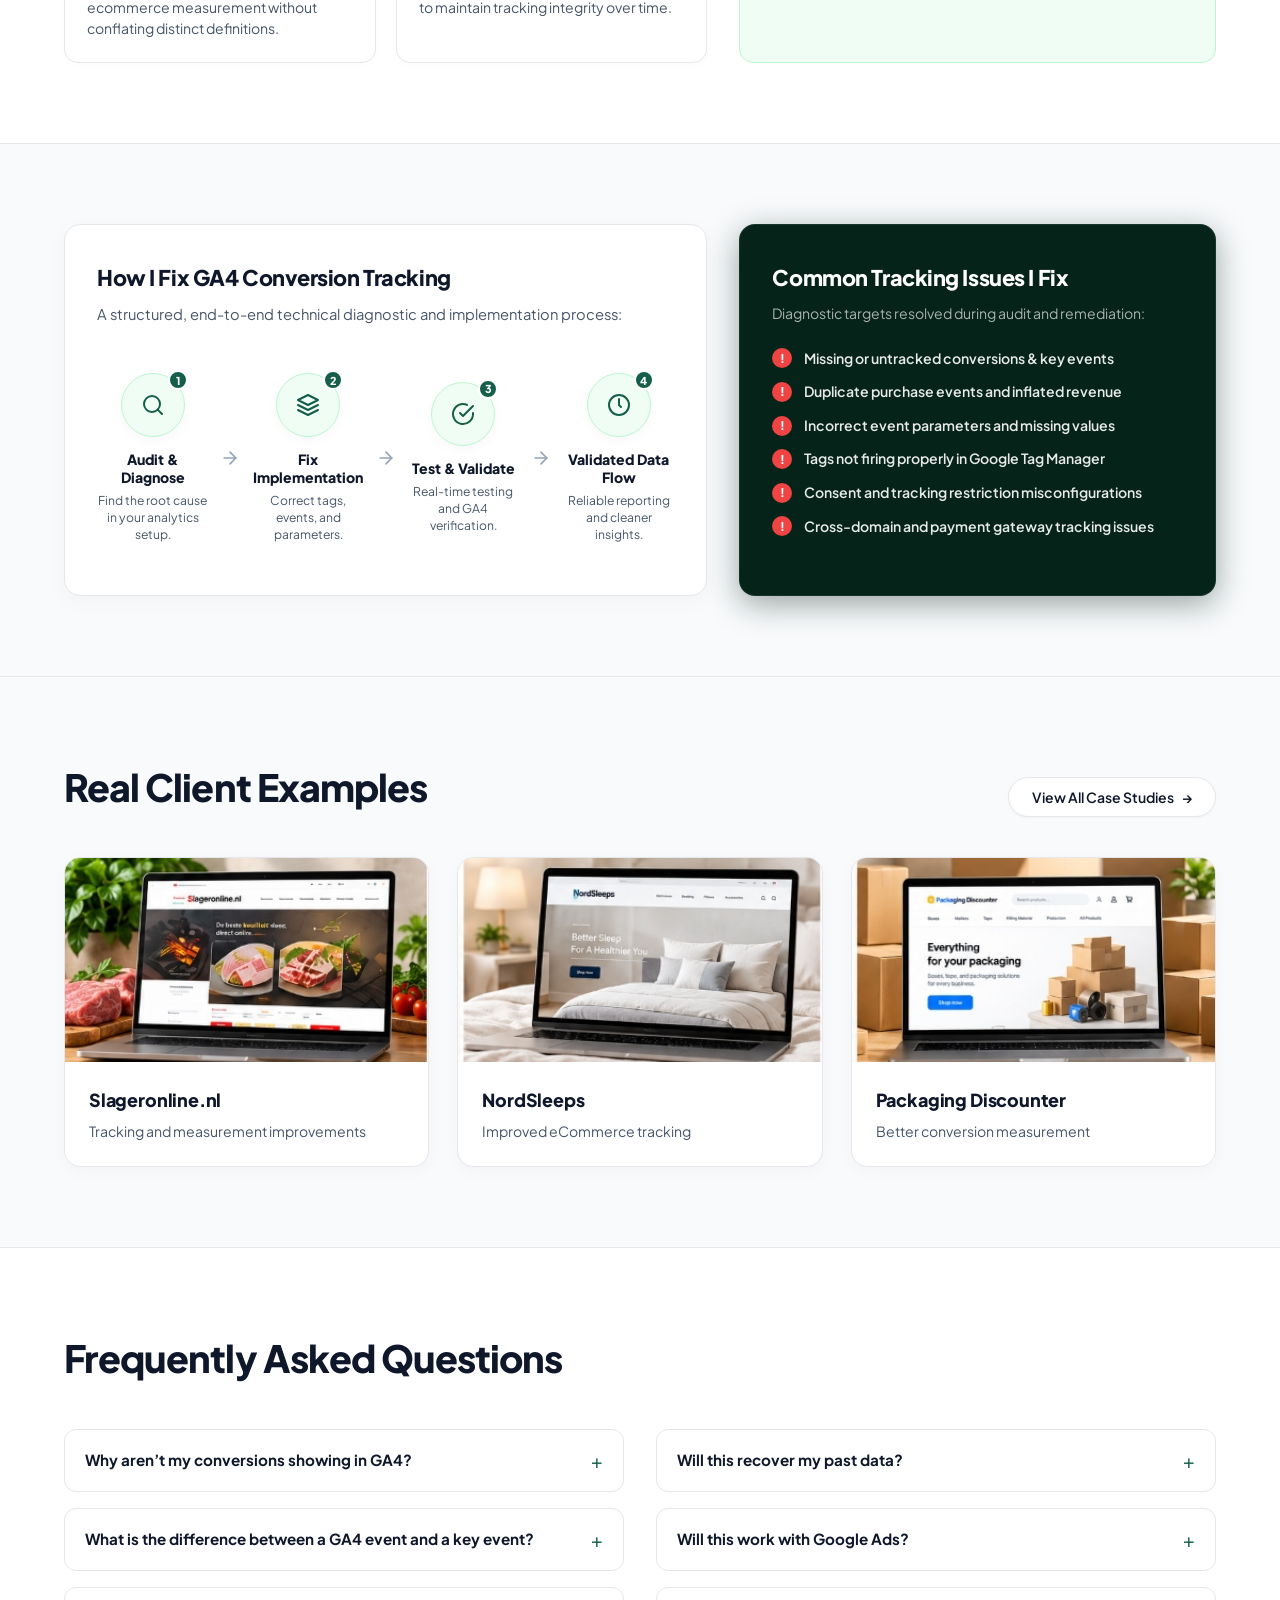
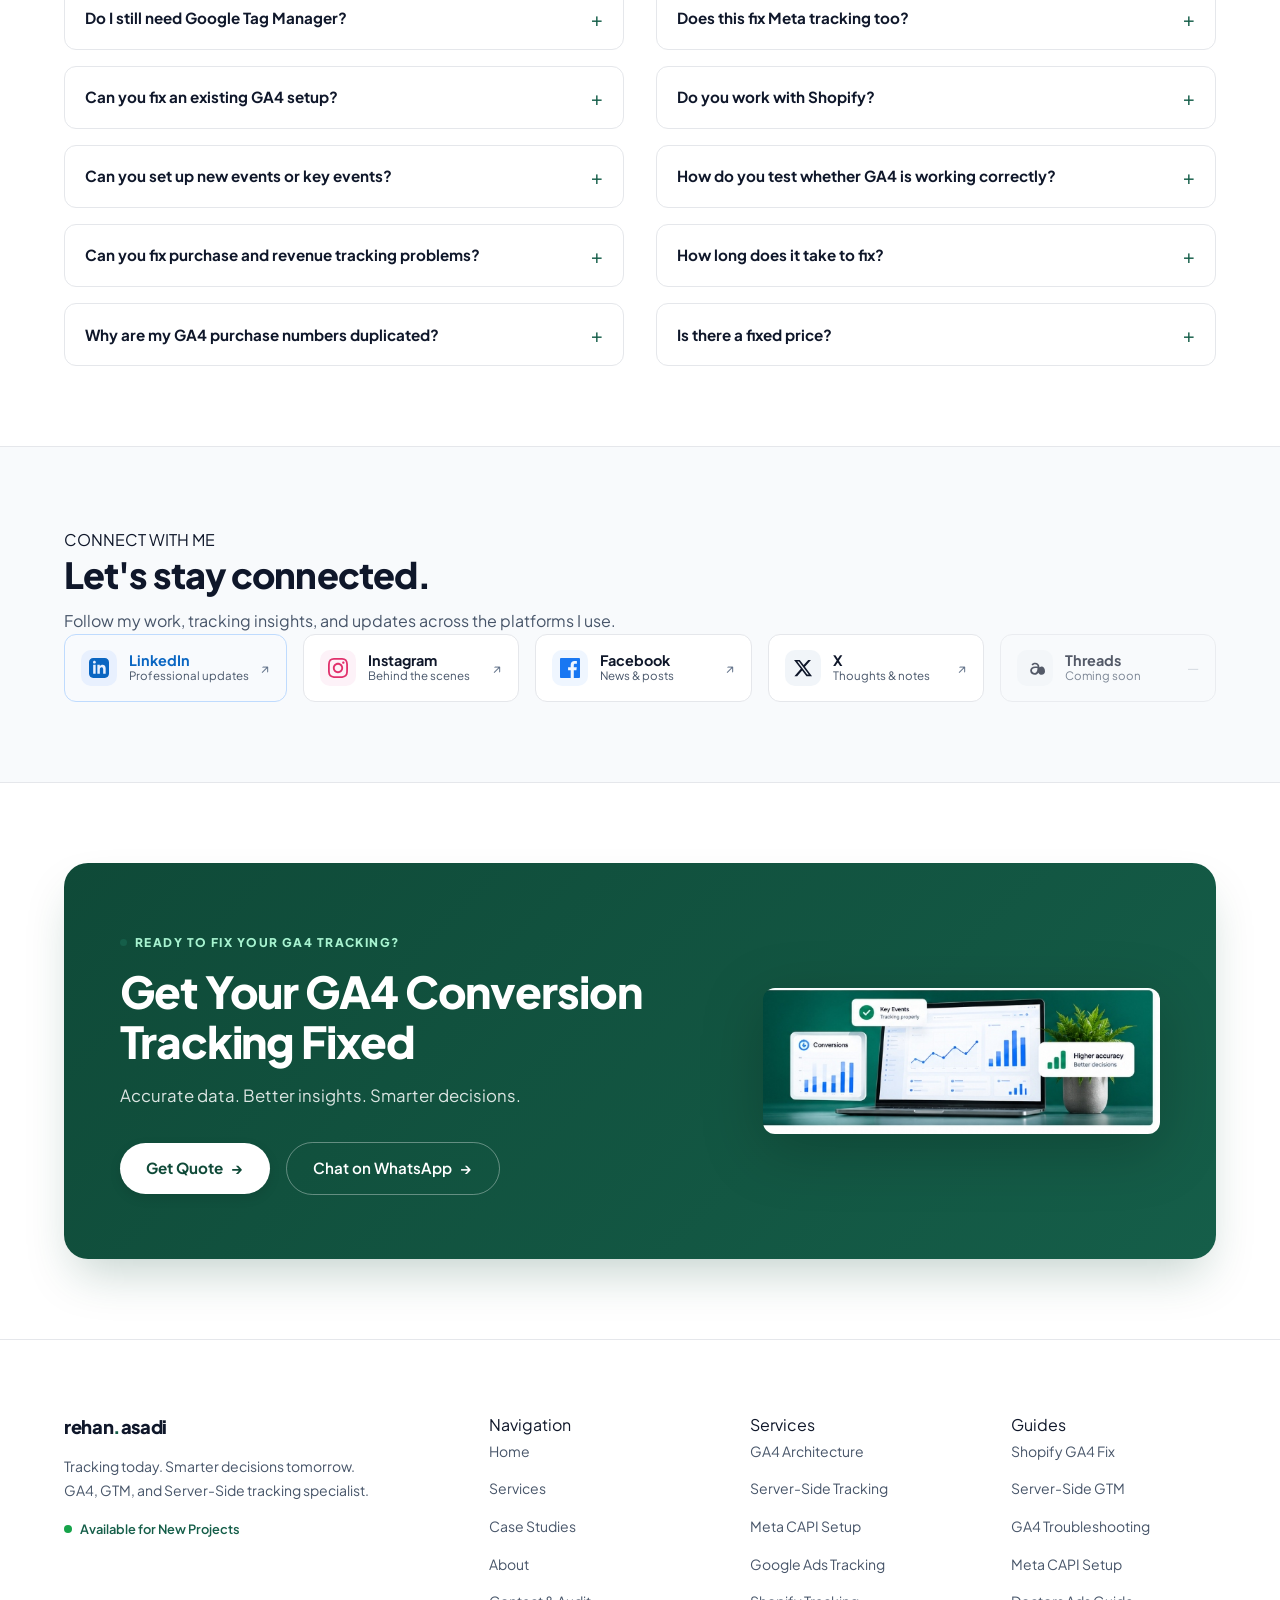
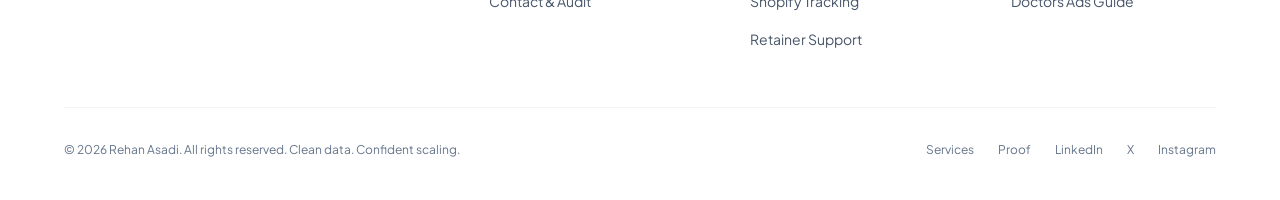
<file: ga4-not-tracking-conversions.html>
<!DOCTYPE html>
<html lang="en">
<head>
  <!-- Google tag (gtag.js) -->
  <script async src="https://www.googletagmanager.com/gtag/js?id=G-E7CHCE0W9C"></script>
  <script>
    window.dataLayer = window.dataLayer || [];
    function gtag(){dataLayer.push(arguments);}
    gtag('js', new Date());

    gtag('config', 'G-E7CHCE0W9C');
  </script>

    <!-- Favicon -->
  <link rel="icon" type="image/svg+xml" href="/favicon.svg" />
  <link rel="icon" type="image/png" sizes="48x48" href="/favicon-48x48.png" />
  <link rel="icon" type="image/png" sizes="32x32" href="/favicon-32x32.png" />
  <link rel="icon" type="image/png" sizes="16x16" href="/favicon-16x16.png" />
  <link rel="shortcut icon" href="/favicon.ico" />
  <link rel="apple-touch-icon" sizes="180x180" href="/apple-touch-icon.png" />
  <link rel="manifest" href="/site.webmanifest" />

  <meta charset="UTF-8" />
  <meta name="viewport" content="width=device-width, initial-scale=1.0" />
  <title>GA4 Not Tracking Conversions? Fix GA4 Tracking | Rehan Asadi</title>
  <meta name="description" content="Professional GA4 conversion tracking audit and fix. Diagnose missing conversions, duplicate purchase events, GTM triggers, key events, and cross-domain tracking drops." />
  <link rel="canonical" href="https://rehanasadi.com/ga4-not-tracking-conversions" />

  <!-- Open Graph / Facebook -->
  <meta property="og:type" content="website" />
  <meta property="og:url" content="https://rehanasadi.com/ga4-not-tracking-conversions" />
  <meta property="og:title" content="GA4 Not Tracking Conversions? Fix GA4 Tracking | Rehan Asadi" />
  <meta property="og:description" content="Professional GA4 conversion tracking audit and fix. Diagnose missing conversions, duplicate purchase events, GTM triggers, key events, and cross-domain tracking drops." />
  <meta property="og:image" content="https://rehanasadi.com/assets/images/ga4-not-tracking-hero-laptop.png" />

  <!-- Twitter Card -->
  <meta name="twitter:card" content="summary_large_image" />
  <meta name="twitter:url" content="https://rehanasadi.com/ga4-not-tracking-conversions" />
  <meta name="twitter:title" content="GA4 Not Tracking Conversions? Fix GA4 Tracking | Rehan Asadi" />
  <meta name="twitter:description" content="Professional GA4 conversion tracking audit and fix. Diagnose missing conversions, duplicate purchase events, GTM triggers, key events, and cross-domain tracking drops." />
  <meta name="twitter:image" content="https://rehanasadi.com/assets/images/ga4-not-tracking-hero-laptop.png" />

  <!-- Fonts -->
  <link rel="preconnect" href="https://fonts.googleapis.com" />
  <link rel="preconnect" href="https://fonts.gstatic.com" crossorigin />
  <link href="https://fonts.googleapis.com/css2?family=Plus+Jakarta+Sans:wght@400;500;600;700;800&display=swap" rel="stylesheet" />

  <!-- Core Design System & Scoped Styles -->
  <link rel="stylesheet" href="assets/design-system.css" />
  <link rel="stylesheet" href="assets/inner-pages.css" />

  <!-- JSON-LD Structured Data: BreadcrumbList -->
  <script type="application/ld+json">
  {
    "@context": "https://schema.org",
    "@type": "BreadcrumbList",
    "itemListElement": [
      {
        "@type": "ListItem",
        "position": 1,
        "name": "Home",
        "item": "https://rehanasadi.com/"
      },
      {
        "@type": "ListItem",
        "position": 2,
        "name": "Services",
        "item": "https://rehanasadi.com/services"
      },
      {
        "@type": "ListItem",
        "position": 3,
        "name": "GA4 Not Tracking Conversions",
        "item": "https://rehanasadi.com/ga4-not-tracking-conversions"
      }
    ]
  }
  </script>

  <!-- JSON-LD Structured Data: Service -->
  <script type="application/ld+json">
  {
    "@context": "https://schema.org",
    "@type": "Service",
    "name": "GA4 Conversion Tracking Fix & Audit",
    "provider": {
      "@type": "ProfessionalService",
      "name": "Rehan Asadi - Analytics & Tracking Specialist",
      "url": "https://rehanasadi.com",
      "image": "https://rehanasadi.com/assets/images/rehan-asadi-portrait.jpg"
    },
    "description": "Professional Google Analytics 4 conversion tracking diagnosis and remediation. Audits missing conversions, duplicate purchase events, broken GTM triggers, key events configuration, and cross-domain tracking.",
    "serviceType": "Analytics Troubleshooting & Conversion Setup",
    "areaServed": "Global",
    "hasOfferCatalog": {
      "@type": "OfferCatalog",
      "name": "GA4 Troubleshooting Services",
      "itemListElement": [
        {
          "@type": "Offer",
          "itemOffered": {
            "@type": "Service",
            "name": "GA4 Tracking Audit & Diagnostics"
          }
        },
        {
          "@type": "Offer",
          "itemOffered": {
            "@type": "Service",
            "name": "GA4 Key Event & Conversion Remediation"
          }
        },
        {
          "@type": "Offer",
          "itemOffered": {
            "@type": "Service",
            "name": "Ecommerce & Purchase Deduplication"
          }
        }
      ]
    }
  }
  </script>

  <!-- JSON-LD Structured Data: FAQPage -->
  <script type="application/ld+json">
  {
    "@context": "https://schema.org",
    "@type": "FAQPage",
    "mainEntity": [
      {
        "@type": "Question",
        "name": "Why aren't my conversions showing in GA4?",
        "acceptedAnswer": {
          "@type": "Answer",
          "text": "Conversions or key events may not appear in GA4 for several reasons: the event tag is not firing in Google Tag Manager, the event name does not match the registered trigger, the event has not been marked as a key event in GA4 admin, data processing latency (standard GA4 reports take 24–48 hours to fully populate), Google Signals thresholds, or consent management blocks before user acceptance."
        }
      },
      {
        "@type": "Question",
        "name": "What is the difference between a GA4 event and a key event?",
        "acceptedAnswer": {
          "@type": "Answer",
          "text": "In GA4, every interaction is tracked as an event (e.g., page_view, click, scroll). In early 2024, Google rebranded conversions within GA4 to 'key events' to distinguish them from Google Ads conversions. Marking an event as a key event flags it as important for attribution and reporting without altering how the underlying event data is collected."
        }
      },
      {
        "@type": "Question",
        "name": "Do I still need Google Tag Manager?",
        "acceptedAnswer": {
          "@type": "Answer",
          "text": "Google Tag Manager (GTM) is not strictly mandatory if you use direct gtag.js code or dedicated CMS native pixels, but it is strongly recommended. GTM provides centralized tag management, precise trigger control, custom data layer variables, and live preview debugging without requiring direct theme code edits for every tracking change."
        }
      },
      {
        "@type": "Question",
        "name": "Can you fix an existing GA4 setup?",
        "acceptedAnswer": {
          "@type": "Answer",
          "text": "Yes. Most engagements involve auditing and fixing broken or incomplete existing implementations—such as missing lead submissions, zero-value ecommerce purchases, incorrect event parameters, duplicate transactions, or broken cross-domain tracking."
        }
      },
      {
        "@type": "Question",
        "name": "Can you set up new events or key events?",
        "acceptedAnswer": {
          "@type": "Answer",
          "text": "Yes. I configure both standard recommended events (such as generate_lead, view_item, add_to_cart, begin_checkout, and purchase) and custom business events with tailored parameters, registering them properly as key events in GA4."
        }
      },
      {
        "@type": "Question",
        "name": "Can you fix purchase and revenue tracking problems?",
        "acceptedAnswer": {
          "@type": "Answer",
          "text": "Yes. Common purchase tracking issues include missing order values, zero revenue, currency discrepancies, and missing transaction IDs. I inspect your data layer and server payloads to ensure every purchase event transmits clean, standardized ecommerce item arrays and monetary values."
        }
      },
      {
        "@type": "Question",
        "name": "Why are my GA4 purchase numbers duplicated?",
        "acceptedAnswer": {
          "@type": "Answer",
          "text": "Duplicate purchases usually happen when customers reload their order confirmation page, reopen old order confirmation emails, or when multiple tracking mechanisms (such as a CMS native app and GTM) fire simultaneously. I implement unique transaction ID deduplication and robust firing triggers to eliminate duplicate counting."
        }
      },
      {
        "@type": "Question",
        "name": "Will this recover my past data?",
        "acceptedAnswer": {
          "@type": "Answer",
          "text": "No. If events were never sent to or recorded by GA4, Google Analytics cannot retroactively reconstruct or recover that missing historical event data. The fix ensures that moving forward, all events and key conversions are recorded accurately and reliably. If you have separate historical records in your CRM or ecommerce store database, those can be used externally for business reconciliation."
        }
      },
      {
        "@type": "Question",
        "name": "Will this work with Google Ads?",
        "acceptedAnswer": {
          "@type": "Answer",
          "text": "Yes. GA4 key events can be imported into Google Ads as conversion actions. However, direct Google Ads conversion tracking via the Google tag or GTM is often preferable for smart bidding due to real-time attribution and enhanced conversions support. I review how your GA4 events align with your Google Ads conversion actions to prevent double-counting or attribution gaps."
        }
      },
      {
        "@type": "Question",
        "name": "Does this fix Meta tracking too?",
        "acceptedAnswer": {
          "@type": "Answer",
          "text": "Google Analytics 4 and Meta (Facebook) are completely separate tracking platforms with different event structures, APIs, and attribution logic. A GA4 repair addresses Google Analytics. If you also need Meta Conversions API or Meta Pixel setup, that is handled as a dedicated CAPI implementation."
        }
      },
      {
        "@type": "Question",
        "name": "Do you work with Shopify?",
        "acceptedAnswer": {
          "@type": "Answer",
          "text": "Yes. Shopify has unique tracking considerations, especially around checkout extensibility, customer events web pixels, and post-purchase thank-you pages. I fix both standard and Shopify Plus ecommerce tracking implementations."
        }
      },
      {
        "@type": "Question",
        "name": "How do you test whether GA4 is working correctly?",
        "acceptedAnswer": {
          "@type": "Answer",
          "text": "Validation is conducted using GA4 DebugView, Google Tag Manager Preview mode, Google Tag Assistant, and browser network request analysis. Each event is triggered and verified in real time to ensure parameter integrity and trigger accuracy before deploying tags live."
        }
      },
      {
        "@type": "Question",
        "name": "How long does it take to fix?",
        "acceptedAnswer": {
          "@type": "Answer",
          "text": "The turnaround time depends on the complexity of your site, the number of missing or broken events, your CMS platform, and your consent management configuration. After an initial technical inspection, I provide a clear estimated timeline tailored to your scope."
        }
      },
      {
        "@type": "Question",
        "name": "Is there a fixed price?",
        "acceptedAnswer": {
          "@type": "Answer",
          "text": "Because every tracking setup varies—from single lead form repairs to complex multi-domain ecommerce funnels—pricing is customized to the specific technical requirements of your site. Contact me via WhatsApp for a direct, upfront quote."
        }
      }
    ]
  }
  </script>
</head>
<body>

  <!-- =========================================================================
       1. GLOBAL SITE HEADER
       ========================================================================= -->
  <header class="site-header" id="site-header">
    <div class="ds-container">
      <div class="site-header-inner">
        <a href="/" class="site-logo" aria-label="Rehan Asadi Home">
          rehan<span>.</span>asadi
        </a>

        <nav class="site-nav" aria-label="Main Navigation">
          <a href="services.html" class="active">Services</a>
          <a href="case-studies.html">Work</a>
          <a href="about.html">About</a>
          <a href="audit.html">Audit</a>
        </nav>

        <div class="nav-actions">
          <a href="https://wa.me/13025603106?text=Hi%20Rehan%2C%20I'd%20like%20a%20quote%20to%20diagnose%20and%20fix%20my%20GA4%20conversion%20tracking." class="btn btn-primary" target="_blank" rel="noopener">
            Get Quote <span class="btn-icon-arrow" aria-hidden="true">→</span>
          </a>
          <button class="mobile-nav-toggle" id="mobile-toggle" aria-label="Toggle navigation menu" aria-expanded="false">
            <svg width="24" height="24" viewBox="0 0 24 24" fill="none" stroke="currentColor" stroke-width="2" stroke-linecap="round" stroke-linejoin="round">
              <line x1="3" y1="12" x2="21" y2="12"></line>
              <line x1="3" y1="6" x2="21" y2="6"></line>
              <line x1="3" y1="18" x2="21" y2="18"></line>
            </svg>
          </button>
        </div>
      </div>
    </div>
  </header>

  <!-- Mobile Drawer Navigation -->
  <div class="mobile-nav-drawer" id="mobile-drawer" hidden>
    <div class="mobile-nav-inner">
      <nav class="mobile-nav-links" aria-label="Mobile Navigation">
        <a href="services.html" class="active">Services</a>
        <a href="case-studies.html">Work</a>
        <a href="about.html">About</a>
        <a href="audit.html">Audit</a>
      </nav>
      <div class="mobile-nav-cta">
        <a href="https://wa.me/13025603106?text=Hi%20Rehan%2C%20I'd%20like%20a%20quote%20to%20diagnose%20and%20fix%20my%20GA4%20conversion%20tracking." class="btn btn-primary" target="_blank" rel="noopener" style="width: 100%; justify-content: center;">
          Get Quote <span class="btn-icon-arrow" aria-hidden="true">→</span>
        </a>
      </div>
    </div>
  </div>

  <main>
    <!-- =========================================================================
         2. HERO SECTION (OPTION B ARCHITECTURE)
         ========================================================================= -->
    <section class="ga4-fix-hero-section">
      <div class="ds-container">
        <div class="ga4-fix-hero-grid">
          <div class="ga4-fix-hero-content">
            <div class="ga4-fix-eyebrow">
              <span class="ga4-fix-eyebrow-dot" aria-hidden="true"></span>
              GA4 NOT TRACKING CONVERSIONS
            </div>
            <h1 class="ga4-fix-hero-h1">
              GA4 Not Tracking Conversions? Get Accurate Data and <span class="hero-highlight">Fix the Tracking.</span>
            </h1>
            <p class="ga4-fix-hero-lead">
              I’ll audit your GA4 and GTM setup, identify why important events or key events are missing, duplicated, or inaccurate, and correct the implementation so you can make decisions with cleaner measurement data.
            </p>
            <div class="ga4-fix-hero-actions">
              <a href="https://wa.me/13025603106?text=Hi%20Rehan%2C%20I'd%20like%20a%20quote%20to%20diagnose%20and%20fix%20my%20GA4%20conversion%20tracking." class="btn btn-primary" target="_blank" rel="noopener">
                Get Quote <span class="btn-icon-arrow" aria-hidden="true">→</span>
              </a>
              <a href="case-studies.html" class="btn btn-secondary">
                View Case Studies <span class="btn-icon-arrow" aria-hidden="true">→</span>
              </a>
            </div>
          </div>
          <div class="ga4-fix-hero-visual-wrap">
            <img
              src="assets/images/ga4-not-tracking-hero-laptop.png"
              alt="GA4 conversion tracking troubleshooting showing laptop with Google Analytics 4 report, conversion error notification, and resolution workflow cards"
              class="ga4-fix-hero-img"
              width="664"
              height="436"
              priority
            />
          </div>
        </div>
      </div>
    </section>

    <!-- =========================================================================
         3. PLATFORMS STRIP (OFFICIAL BRAND MARKS)
         ========================================================================= -->
    <section class="ga4-fix-platforms-strip" aria-label="Supported Analytics and Ad Platforms">
      <div class="ds-container">
        <div class="ga4-fix-platforms-inner">
          <div class="ga4-fix-platforms-label">Platforms I Work With</div>
          <div class="ga4-fix-platforms-list">
            <!-- Google Analytics -->
            <div class="ga4-fix-platform-item">
              <svg width="24" height="24" viewBox="0 0 24 24" fill="none" aria-hidden="true">
                <path d="M21.36 10.05h-9.36v3.9h5.36c-.23 1.25-.94 2.31-2 3.02v2.51h3.24c1.89-1.74 2.98-4.3 2.98-7.43 0-.67-.07-1.35-.22-2z" fill="#4285F4"/>
                <path d="M12 21.6c2.7 0 4.96-.9 6.61-2.43l-3.24-2.51c-.9.6-2.04.96-3.37.96-2.6 0-4.8-1.76-5.59-4.12H3.07v2.6C4.73 19.38 8.09 21.6 12 21.6z" fill="#34A853"/>
                <path d="M6.41 13.5A5.85 5.85 0 0 1 6.1 12c0-.52.1-1.03.31-1.5V7.9H3.07A9.6 9.6 0 0 0 2 12c0 1.55.37 3.03 1.07 4.1l3.34-2.6z" fill="#FBBC05"/>
                <path d="M12 6.38c1.47 0 2.78.51 3.82 1.5l2.86-2.86C16.95 3.36 14.7 2.4 12 2.4 8.09 2.4 4.73 4.62 3.07 7.9l3.34 2.6c.79-2.36 2.99-4.12 5.59-4.12z" fill="#EA4335"/>
              </svg>
              <span>Google Analytics</span>
            </div>

            <!-- Google Tag Manager -->
            <div class="ga4-fix-platform-item">
              <svg width="24" height="24" viewBox="0 0 24 24" fill="none" aria-hidden="true">
                <path d="M12 2L2 12l10 10 10-10L12 2z" fill="#246FDB"/>
                <path d="M12 6L6 12l6 6 6-6-6-6z" fill="#FFFFFF"/>
                <circle cx="12" cy="12" r="2.5" fill="#246FDB"/>
              </svg>
              <span>Google Tag Manager</span>
            </div>

            <!-- Google Ads -->
            <div class="ga4-fix-platform-item">
              <svg width="24" height="24" viewBox="0 0 24 24" fill="none" aria-hidden="true">
                <path d="M4.3 15.6l5.7-9.9c.7-1.2 2.2-1.6 3.4-.9l.1.1c1.2.7 1.6 2.2.9 3.4l-5.7 9.9c-.7 1.2-2.2 1.6-3.4.9l-.1-.1c-1.1-.7-1.6-2.2-.9-3.4z" fill="#FBBC04"/>
                <path d="M19.7 15.6l-5.7-9.9c-.7-1.2-2.2-1.6-3.4-.9l-.1.1c-1.2.7-1.6 2.2-.9 3.4l5.7 9.9c.7 1.2 2.2 1.6 3.4.9l.1-.1c1.1-.7 1.6-2.2.9-3.4z" fill="#4285F4"/>
                <circle cx="6.5" cy="18.5" r="2.5" fill="#34A853"/>
              </svg>
              <span>Google Ads</span>
            </div>

            <!-- Meta -->
            <div class="ga4-fix-platform-item">
              <svg width="24" height="24" viewBox="0 0 24 24" fill="none" aria-hidden="true">
                <path d="M12 6.5C8.8 6.5 6.3 8.8 5.1 11.7 4 14.4 4.8 17.5 7.1 19.3c1.7 1.3 4 1.7 6.1 1 2-.7 3.5-2.3 4.4-4.2l1.6-3.3c.7-1.5 1.7-2.8 3.1-3.6-1.5-1.7-3.8-2.7-6.1-2.7h-4.2zm0-2.5h4.2c3.2 0 6.2 1.4 8.3 3.8 1.4 1.6 2.2 3.6 2.4 5.7.2 2.1-.4 4.3-1.6 6-1.5 2.2-3.8 3.7-6.4 4.3-2.6.6-5.4.1-7.6-1.4-2.8-2-4-5.4-3.1-8.7C9 10.6 10.3 8.3 12 4z" fill="#0081FB"/>
                <path d="M16.5 12c-1.1 0-2 .9-2 2s.9 2 2 2 2-.9 2-2-.9-2-2-2zM7.5 12c-1.1 0-2 .9-2 2s.9 2 2 2 2-.9 2-2-.9-2-2-2z" fill="#0081FB"/>
              </svg>
              <span>Meta</span>
            </div>

            <!-- Shopify -->
            <div class="ga4-fix-platform-item">
              <svg width="24" height="24" viewBox="0 0 24 24" fill="none" aria-hidden="true">
                <path d="M18.8 6.2c-.1-.4-.4-.6-.8-.6h-2.1c-.2-.9-.7-1.8-1.4-2.4-.9-.8-2-1.2-3.2-1.2-1.2 0-2.3.4-3.2 1.2-.7.6-1.2 1.5-1.4 2.4H4.6c-.4 0-.7.2-.8.6L2 21.2c0 .4.2.8.6.8h18.8c.4 0 .6-.4.6-.8L18.8 6.2zM11.3 4.5c.5-.4 1.1-.6 1.7-.6.6 0 1.2.2 1.7.6.4.4.7 1 .8 1.5h-5c.1-.5.4-1.1.8-1.5z" fill="#95BF47"/>
              </svg>
              <span>Shopify</span>
            </div>
          </div>
        </div>
      </div>
    </section>

    <!-- =========================================================================
         4. WHAT'S INCLUDED IN MY GA4 TRACKING FIX (6 CARDS + MINT BENEFITS)
         ========================================================================= -->
    <section class="ga4-fix-included-section" id="whats-included">
      <div class="ds-container">
        <div class="ga4-fix-sec-header">
          <h2 class="ga4-fix-sec-h2">What’s Included in My GA4 Tracking Fix</h2>
          <p class="ga4-fix-sec-sub">Comprehensive audit and precision remediation across your analytics stack to restore reliable key event measurement.</p>
        </div>

        <div class="ga4-fix-two-col-layout">
          <!-- 6 Service Cards Grid (Left) -->
          <div class="ga4-fix-cards-subgrid">
            <!-- Card 1 -->
            <div class="ga4-fix-card">
              <div class="ga4-fix-card-icon-wrap" aria-hidden="true">
                <svg width="24" height="24" viewBox="0 0 24 24" fill="none" stroke="currentColor" stroke-width="2" stroke-linecap="round" stroke-linejoin="round">
                  <circle cx="12" cy="12" r="3"></circle>
                  <path d="M19.4 15a1.65 1.65 0 0 0 .33 1.82l.06.06a2 2 0 0 1 0 2.83 2 2 0 0 1-2.83 0l-.06-.06a1.65 1.65 0 0 0-1.82-.33 1.65 1.65 0 0 0-1 1.51V21a2 2 0 0 1-2 2 2 2 0 0 1-2-2v-.09A1.65 1.65 0 0 0 9 19.4a1.65 1.65 0 0 0-1.82.33l-.06.06a2 2 0 0 1-2.83 0 2 2 0 0 1 0-2.83l.06-.06a1.65 1.65 0 0 0 .33-1.82 1.65 1.65 0 0 0-1.51-1H3a2 2 0 0 1-2-2 2 2 0 0 1 2-2h.09A1.65 1.65 0 0 0 4.6 9a1.65 1.65 0 0 0-.33-1.82l-.06-.06a2 2 0 0 1 0-2.83 2 2 0 0 1 2.83 0l.06.06a1.65 1.65 0 0 0 1.82.33H9a1.65 1.65 0 0 0 1-1.51V3a2 2 0 0 1 2-2 2 2 0 0 1 2 2v.09a1.65 1.65 0 0 0 1 1.51 1.65 1.65 0 0 0 1.82-.33l.06-.06a2 2 0 0 1 2.83 0 2 2 0 0 1 0 2.83l-.06.06a1.65 1.65 0 0 0-.33 1.82V9a1.65 1.65 0 0 0 1.51 1H21a2 2 0 0 1 2 2 2 2 0 0 1-2 2h-.09a1.65 1.65 0 0 0-1.51 1z"></path>
                </svg>
              </div>
              <div class="ga4-fix-card-title">Complete Tracking Audit</div>
              <div class="ga4-fix-card-desc">Review GA4, GTM and relevant measurement configuration to identify the root cause of conversion drops and tracking anomalies.</div>
            </div>

            <!-- Card 2 -->
            <div class="ga4-fix-card">
              <div class="ga4-fix-card-icon-wrap" aria-hidden="true">
                <svg width="24" height="24" viewBox="0 0 24 24" fill="none" stroke="currentColor" stroke-width="2" stroke-linecap="round" stroke-linejoin="round">
                  <path d="M21 16V8a2 2 0 0 0-1-1.73l-7-4a2 2 0 0 0-2 0l-7 4A2 2 0 0 0 3 8v8a2 2 0 0 0 1 1.73l7 4a2 2 0 0 0 2 0l7-4A2 2 0 0 0 21 16z"></path>
                  <polyline points="3.27 6.96 12 12.01 20.73 6.96"></polyline>
                  <line x1="12" y1="22.08" x2="12" y2="12"></line>
                </svg>
              </div>
              <div class="ga4-fix-card-title">Data Accuracy Check</div>
              <div class="ga4-fix-card-desc">Identify duplicate, missing, or inaccurate event and parameter data across standard reports and real-time streams.</div>
            </div>

            <!-- Card 3 -->
            <div class="ga4-fix-card">
              <div class="ga4-fix-card-icon-wrap" aria-hidden="true">
                <svg width="24" height="24" viewBox="0 0 24 24" fill="none" stroke="currentColor" stroke-width="2" stroke-linecap="round" stroke-linejoin="round">
                  <line x1="18" y1="20" x2="18" y2="10"></line>
                  <line x1="12" y1="20" x2="12" y2="4"></line>
                  <line x1="6" y1="20" x2="6" y2="14"></line>
                </svg>
              </div>
              <div class="ga4-fix-card-title">Event &amp; Key Event Fixes</div>
              <div class="ga4-fix-card-desc">Correct important events, parameters and GA4 key-event configuration where necessary to align with reporting requirements.</div>
            </div>

            <!-- Card 4 -->
            <div class="ga4-fix-card">
              <div class="ga4-fix-card-icon-wrap" aria-hidden="true">
                <svg width="24" height="24" viewBox="0 0 24 24" fill="none" stroke="currentColor" stroke-width="2" stroke-linecap="round" stroke-linejoin="round">
                  <path d="M9 11l3 3L22 4"></path>
                  <path d="M21 12v7a2 2 0 0 1-2 2H5a2 2 0 0 1-2-2V5a2 2 0 0 1 2-2h11"></path>
                </svg>
              </div>
              <div class="ga4-fix-card-title">Testing &amp; Validation</div>
              <div class="ga4-fix-card-desc">Test implementation with appropriate GA4/GTM debugging tools including DebugView, Tag Assistant, and browser console inspection.</div>
            </div>

            <!-- Card 5 -->
            <div class="ga4-fix-card">
              <div class="ga4-fix-card-icon-wrap" aria-hidden="true">
                <svg width="24" height="24" viewBox="0 0 24 24" fill="none" stroke="currentColor" stroke-width="2" stroke-linecap="round" stroke-linejoin="round">
                  <path d="M10 13a5 5 0 0 0 7.54.54l3-3a5 5 0 0 0-7.07-7.07l-1.72 1.71"></path>
                  <path d="M14 11a5 5 0 0 0-7.54-.54l-3 3a5 5 0 0 0 7.07 7.07l1.71-1.71"></path>
                </svg>
              </div>
              <div class="ga4-fix-card-title">Cross-Platform Alignment</div>
              <div class="ga4-fix-card-desc">Review how relevant conversion events relate to Google Ads, Meta CAPI, or ecommerce measurement without conflating distinct definitions.</div>
            </div>

            <!-- Card 6 -->
            <div class="ga4-fix-card">
              <div class="ga4-fix-card-icon-wrap" aria-hidden="true">
                <svg width="24" height="24" viewBox="0 0 24 24" fill="none" stroke="currentColor" stroke-width="2" stroke-linecap="round" stroke-linejoin="round">
                  <path d="M14 2H6a2 2 0 0 0-2 2v16a2 2 0 0 0 2 2h12a2 2 0 0 0 2-2V8z"></path>
                  <polyline points="14 2 14 8 20 8"></polyline>
                  <line x1="16" y1="13" x2="8" y2="13"></line>
                  <line x1="16" y1="17" x2="8" y2="17"></line>
                  <polyline points="10 9 9 9 8 9"></polyline>
                </svg>
              </div>
              <div class="ga4-fix-card-title">Implementation Guidance</div>
              <div class="ga4-fix-card-desc">Clear documentation, verification checklist, and recommended next steps to maintain tracking integrity over time.</div>
            </div>
          </div>

          <!-- Mint Benefits Panel (Right) -->
          <div class="ga4-fix-mint-card">
            <div class="ga4-fix-mint-title">Why Fix GA4 Conversion Tracking?</div>
            <ul class="ga4-fix-mint-list">
              <li class="ga4-fix-mint-item">
                <span class="ga4-fix-mint-check" aria-hidden="true">
                  <svg width="12" height="12" viewBox="0 0 24 24" fill="none" stroke="currentColor" stroke-width="3" stroke-linecap="round" stroke-linejoin="round"><polyline points="20 6 9 17 4 12"></polyline></svg>
                </span>
                <span>More reliable conversion and key event data</span>
              </li>
              <li class="ga4-fix-mint-item">
                <span class="ga4-fix-mint-check" aria-hidden="true">
                  <svg width="12" height="12" viewBox="0 0 24 24" fill="none" stroke="currentColor" stroke-width="3" stroke-linecap="round" stroke-linejoin="round"><polyline points="20 6 9 17 4 12"></polyline></svg>
                </span>
                <span>Better visibility into customer journeys</span>
              </li>
              <li class="ga4-fix-mint-item">
                <span class="ga4-fix-mint-check" aria-hidden="true">
                  <svg width="12" height="12" viewBox="0 0 24 24" fill="none" stroke="currentColor" stroke-width="3" stroke-linecap="round" stroke-linejoin="round"><polyline points="20 6 9 17 4 12"></polyline></svg>
                </span>
                <span>Cleaner event parameters and transaction records</span>
              </li>
              <li class="ga4-fix-mint-item">
                <span class="ga4-fix-mint-check" aria-hidden="true">
                  <svg width="12" height="12" viewBox="0 0 24 24" fill="none" stroke="currentColor" stroke-width="3" stroke-linecap="round" stroke-linejoin="round"><polyline points="20 6 9 17 4 12"></polyline></svg>
                </span>
                <span>Accurate revenue reporting for ecommerce stores</span>
              </li>
              <li class="ga4-fix-mint-item">
                <span class="ga4-fix-mint-check" aria-hidden="true">
                  <svg width="12" height="12" viewBox="0 0 24 24" fill="none" stroke="currentColor" stroke-width="3" stroke-linecap="round" stroke-linejoin="round"><polyline points="20 6 9 17 4 12"></polyline></svg>
                </span>
                <span>Stronger measurement inputs for ad platforms</span>
              </li>
              <li class="ga4-fix-mint-item">
                <span class="ga4-fix-mint-check" aria-hidden="true">
                  <svg width="12" height="12" viewBox="0 0 24 24" fill="none" stroke="currentColor" stroke-width="3" stroke-linecap="round" stroke-linejoin="round"><polyline points="20 6 9 17 4 12"></polyline></svg>
                </span>
                <span>A stronger measurement foundation for scaling</span>
              </li>
            </ul>
          </div>
        </div>
      </div>
    </section>

    <!-- =========================================================================
         5. HOW I FIX GA4 CONVERSION TRACKING (4-STAGE WORKFLOW + ISSUES PANEL)
         ========================================================================= -->
    <section class="ga4-fix-workflow-section" id="how-it-works">
      <div class="ds-container">
        <div class="ga4-fix-workflow-grid">
          <!-- 4-Stage Workflow Box (Left) -->
          <div class="ga4-fix-workflow-box">
            <div class="ga4-fix-workflow-title">How I Fix GA4 Conversion Tracking</div>
            <div class="ga4-fix-workflow-sub">A structured, end-to-end technical diagnostic and implementation process:</div>

            <div class="ga4-fix-diagram-steps">
              <!-- Step 1 -->
              <div class="ga4-fix-diagram-step">
                <div class="ga4-fix-step-circle-wrap">
                  <span class="ga4-fix-step-badge">1</span>
                  <svg width="24" height="24" viewBox="0 0 24 24" fill="none" stroke="var(--ds-accent)" stroke-width="2" stroke-linecap="round" stroke-linejoin="round">
                    <circle cx="11" cy="11" r="8"></circle>
                    <line x1="21" y1="21" x2="16.65" y2="16.65"></line>
                  </svg>
                </div>
                <div class="ga4-fix-step-title">Audit &amp; Diagnose</div>
                <div class="ga4-fix-step-desc">Find the root cause in your analytics setup.</div>
              </div>

              <!-- Flow Arrow -->
              <div class="ga4-fix-flow-arrow" aria-hidden="true">
                <svg width="20" height="20" viewBox="0 0 24 24" fill="none" stroke="currentColor" stroke-width="2" stroke-linecap="round" stroke-linejoin="round"><line x1="5" y1="12" x2="19" y2="12"></line><polyline points="12 5 19 12 12 19"></polyline></svg>
              </div>

              <!-- Step 2 -->
              <div class="ga4-fix-diagram-step">
                <div class="ga4-fix-step-circle-wrap">
                  <span class="ga4-fix-step-badge">2</span>
                  <svg width="24" height="24" viewBox="0 0 24 24" fill="none" stroke="var(--ds-accent)" stroke-width="2" stroke-linecap="round" stroke-linejoin="round">
                    <polygon points="12 2 2 7 12 12 22 7 12 2"></polygon>
                    <polyline points="2 17 12 22 22 17"></polyline>
                    <polyline points="2 12 12 17 22 12"></polyline>
                  </svg>
                </div>
                <div class="ga4-fix-step-title">Fix Implementation</div>
                <div class="ga4-fix-step-desc">Correct tags, events, and parameters.</div>
              </div>

              <!-- Flow Arrow -->
              <div class="ga4-fix-flow-arrow" aria-hidden="true">
                <svg width="20" height="20" viewBox="0 0 24 24" fill="none" stroke="currentColor" stroke-width="2" stroke-linecap="round" stroke-linejoin="round"><line x1="5" y1="12" x2="19" y2="12"></line><polyline points="12 5 19 12 12 19"></polyline></svg>
              </div>

              <!-- Step 3 -->
              <div class="ga4-fix-diagram-step">
                <div class="ga4-fix-step-circle-wrap">
                  <span class="ga4-fix-step-badge">3</span>
                  <svg width="24" height="24" viewBox="0 0 24 24" fill="none" stroke="var(--ds-accent)" stroke-width="2" stroke-linecap="round" stroke-linejoin="round">
                    <path d="M22 11.08V12a10 10 0 1 1-5.93-9.14"></path>
                    <polyline points="22 4 12 14.01 9 11.01"></polyline>
                  </svg>
                </div>
                <div class="ga4-fix-step-title">Test &amp; Validate</div>
                <div class="ga4-fix-step-desc">Real-time testing and GA4 verification.</div>
              </div>

              <!-- Flow Arrow -->
              <div class="ga4-fix-flow-arrow" aria-hidden="true">
                <svg width="20" height="20" viewBox="0 0 24 24" fill="none" stroke="currentColor" stroke-width="2" stroke-linecap="round" stroke-linejoin="round"><line x1="5" y1="12" x2="19" y2="12"></line><polyline points="12 5 19 12 12 19"></polyline></svg>
              </div>

              <!-- Step 4 -->
              <div class="ga4-fix-diagram-step">
                <div class="ga4-fix-step-circle-wrap">
                  <span class="ga4-fix-step-badge">4</span>
                  <svg width="24" height="24" viewBox="0 0 24 24" fill="none" stroke="var(--ds-accent)" stroke-width="2" stroke-linecap="round" stroke-linejoin="round">
                    <circle cx="12" cy="12" r="10"></circle>
                    <polyline points="12 6 12 12 14 14"></polyline>
                  </svg>
                </div>
                <div class="ga4-fix-step-title">Validated Data Flow</div>
                <div class="ga4-fix-step-desc">Reliable reporting and cleaner insights.</div>
              </div>
            </div>
          </div>

          <!-- Dark Forest Green Issues Panel (Right) -->
          <div class="ga4-fix-issues-panel">
            <div class="ga4-fix-issues-title">Common Tracking Issues I Fix</div>
            <div class="ga4-fix-issues-sub">Diagnostic targets resolved during audit and remediation:</div>

            <ul class="ga4-fix-issues-list">
              <li class="ga4-fix-issue-item">
                <span class="ga4-fix-issue-bullet" aria-hidden="true">!</span>
                <span class="ga4-fix-issue-text">Missing or untracked conversions &amp; key events</span>
              </li>
              <li class="ga4-fix-issue-item">
                <span class="ga4-fix-issue-bullet" aria-hidden="true">!</span>
                <span class="ga4-fix-issue-text">Duplicate purchase events and inflated revenue</span>
              </li>
              <li class="ga4-fix-issue-item">
                <span class="ga4-fix-issue-bullet" aria-hidden="true">!</span>
                <span class="ga4-fix-issue-text">Incorrect event parameters and missing values</span>
              </li>
              <li class="ga4-fix-issue-item">
                <span class="ga4-fix-issue-bullet" aria-hidden="true">!</span>
                <span class="ga4-fix-issue-text">Tags not firing properly in Google Tag Manager</span>
              </li>
              <li class="ga4-fix-issue-item">
                <span class="ga4-fix-issue-bullet" aria-hidden="true">!</span>
                <span class="ga4-fix-issue-text">Consent and tracking restriction misconfigurations</span>
              </li>
              <li class="ga4-fix-issue-item">
                <span class="ga4-fix-issue-bullet" aria-hidden="true">!</span>
                <span class="ga4-fix-issue-text">Cross-domain and payment gateway tracking issues</span>
              </li>
            </ul>
          </div>
        </div>
      </div>
    </section>

    <!-- =========================================================================
         6. REAL CLIENT EXAMPLES (3 VERIFIED PROJECT CARDS)
         ========================================================================= -->
    <section class="ga4-fix-projects-section" id="case-studies">
      <div class="ds-container">
        <div class="ga4-fix-projects-header">
          <h2 class="ga4-fix-projects-h2">Real Client Examples</h2>
          <a href="case-studies.html" class="btn btn-secondary">
            View All Case Studies <span class="btn-icon-arrow" aria-hidden="true">→</span>
          </a>
        </div>

        <div class="ga4-fix-projects-grid">
          <!-- Card 1: Slageronline.nl -->
          <div class="ga4-fix-project-card">
            <div class="ga4-fix-project-thumb">
              <img
                src="assets/images/case-slageronline.png"
                alt="Slageronline.nl tracking and measurement improvements"
                loading="eager"
                width="400"
                height="225"
              />
            </div>
            <div class="ga4-fix-project-content">
              <div class="ga4-fix-project-title">Slageronline.nl</div>
              <div class="ga4-fix-project-desc">Tracking and measurement improvements</div>
            </div>
          </div>

          <!-- Card 2: NordSleeps -->
          <div class="ga4-fix-project-card">
            <div class="ga4-fix-project-thumb">
              <img
                src="assets/images/case-nordsleeps.png"
                alt="NordSleeps improved eCommerce tracking"
                loading="eager"
                width="400"
                height="225"
              />
            </div>
            <div class="ga4-fix-project-content">
              <div class="ga4-fix-project-title">NordSleeps</div>
              <div class="ga4-fix-project-desc">Improved eCommerce tracking</div>
            </div>
          </div>

          <!-- Card 3: Packaging Discounter -->
          <div class="ga4-fix-project-card">
            <div class="ga4-fix-project-thumb">
              <img
                src="assets/images/case-packaging-discounter.png"
                alt="Packaging Discounter improved conversion measurement"
                loading="eager"
                width="400"
                height="225"
              />
            </div>
            <div class="ga4-fix-project-content">
              <div class="ga4-fix-project-title">Packaging Discounter</div>
              <div class="ga4-fix-project-desc">Better conversion measurement</div>
            </div>
          </div>
        </div>
      </div>
    </section>

    <!-- =========================================================================
         7. FREQUENTLY ASKED QUESTIONS (2-COLUMN ACCORDION)
         ========================================================================= -->
    <section class="ga4-fix-faq-section" id="faq">
      <div class="ds-container">
        <div class="ga4-fix-faq-header">
          <h2 class="ga4-fix-faq-h2">Frequently Asked Questions</h2>
        </div>

        <div class="ga4-fix-faq-grid">
          <!-- Column 1 -->
          <div class="ga4-fix-faq-col">
            <details class="ga4-fix-faq-details">
              <summary class="ga4-fix-faq-summary">
                <span>Why aren’t my conversions showing in GA4?</span>
                <span class="ga4-fix-faq-plus" aria-hidden="true">+</span>
              </summary>
              <div class="ga4-fix-faq-answer">
                Conversions or key events may not appear in GA4 for several reasons: the event tag is not firing in Google Tag Manager, the event name does not match the registered trigger, the event has not been marked as a key event in GA4 admin, data processing latency (standard GA4 reports take 24–48 hours to fully populate), Google Signals thresholds, or consent management blocks before user acceptance.
              </div>
            </details>

            <details class="ga4-fix-faq-details">
              <summary class="ga4-fix-faq-summary">
                <span>What is the difference between a GA4 event and a key event?</span>
                <span class="ga4-fix-faq-plus" aria-hidden="true">+</span>
              </summary>
              <div class="ga4-fix-faq-answer">
                In GA4, every interaction is tracked as an event (e.g., page_view, click, scroll). In early 2024, Google rebranded conversions within GA4 to "key events" to distinguish them from Google Ads conversions. Marking an event as a key event flags it as important for attribution and reporting without altering how the underlying event data is collected.
              </div>
            </details>

            <details class="ga4-fix-faq-details">
              <summary class="ga4-fix-faq-summary">
                <span>Do I still need Google Tag Manager?</span>
                <span class="ga4-fix-faq-plus" aria-hidden="true">+</span>
              </summary>
              <div class="ga4-fix-faq-answer">
                Google Tag Manager (GTM) is not strictly mandatory if you use direct gtag.js code or dedicated CMS native pixels, but it is strongly recommended. GTM provides centralized tag management, precise trigger control, custom data layer variables, and live preview debugging without requiring direct theme code edits for every tracking change.
              </div>
            </details>

            <details class="ga4-fix-faq-details">
              <summary class="ga4-fix-faq-summary">
                <span>Can you fix an existing GA4 setup?</span>
                <span class="ga4-fix-faq-plus" aria-hidden="true">+</span>
              </summary>
              <div class="ga4-fix-faq-answer">
                Yes. Most engagements involve auditing and fixing broken or incomplete existing implementations—such as missing lead submissions, zero-value ecommerce purchases, incorrect event parameters, duplicate transactions, or broken cross-domain tracking.
              </div>
            </details>

            <details class="ga4-fix-faq-details">
              <summary class="ga4-fix-faq-summary">
                <span>Can you set up new events or key events?</span>
                <span class="ga4-fix-faq-plus" aria-hidden="true">+</span>
              </summary>
              <div class="ga4-fix-faq-answer">
                Yes. I configure both standard recommended events (such as generate_lead, view_item, add_to_cart, begin_checkout, and purchase) and custom business events with tailored parameters, registering them properly as key events in GA4.
              </div>
            </details>

            <details class="ga4-fix-faq-details">
              <summary class="ga4-fix-faq-summary">
                <span>Can you fix purchase and revenue tracking problems?</span>
                <span class="ga4-fix-faq-plus" aria-hidden="true">+</span>
              </summary>
              <div class="ga4-fix-faq-answer">
                Yes. Common purchase tracking issues include missing order values, zero revenue, currency discrepancies, and missing transaction IDs. I inspect your data layer and server payloads to ensure every purchase event transmits clean, standardized ecommerce item arrays and monetary values.
              </div>
            </details>

            <details class="ga4-fix-faq-details">
              <summary class="ga4-fix-faq-summary">
                <span>Why are my GA4 purchase numbers duplicated?</span>
                <span class="ga4-fix-faq-plus" aria-hidden="true">+</span>
              </summary>
              <div class="ga4-fix-faq-answer">
                Duplicate purchases usually happen when customers reload their order confirmation page, reopen old order confirmation emails, or when multiple tracking mechanisms (such as a CMS native app and GTM) fire simultaneously. I implement unique transaction ID deduplication and robust firing triggers to eliminate duplicate counting.
              </div>
            </details>
          </div>

          <!-- Column 2 -->
          <div class="ga4-fix-faq-col">
            <details class="ga4-fix-faq-details">
              <summary class="ga4-fix-faq-summary">
                <span>Will this recover my past data?</span>
                <span class="ga4-fix-faq-plus" aria-hidden="true">+</span>
              </summary>
              <div class="ga4-fix-faq-answer">
                No. If events were never sent to or recorded by GA4, Google Analytics cannot retroactively reconstruct or recover that missing historical event data. The fix ensures that moving forward, all events and key conversions are recorded accurately and reliably. If you have separate historical records in your CRM or ecommerce store database, those can be used externally for business reconciliation.
              </div>
            </details>

            <details class="ga4-fix-faq-details">
              <summary class="ga4-fix-faq-summary">
                <span>Will this work with Google Ads?</span>
                <span class="ga4-fix-faq-plus" aria-hidden="true">+</span>
              </summary>
              <div class="ga4-fix-faq-answer">
                Yes. GA4 key events can be imported into Google Ads as conversion actions. However, direct Google Ads conversion tracking via the Google tag or GTM is often preferable for smart bidding due to real-time attribution and enhanced conversions support. I review how your GA4 events align with your Google Ads conversion actions to prevent double-counting or attribution gaps.
              </div>
            </details>

            <details class="ga4-fix-faq-details">
              <summary class="ga4-fix-faq-summary">
                <span>Does this fix Meta tracking too?</span>
                <span class="ga4-fix-faq-plus" aria-hidden="true">+</span>
              </summary>
              <div class="ga4-fix-faq-answer">
                Google Analytics 4 and Meta (Facebook) are completely separate tracking platforms with different event structures, APIs, and attribution logic. A GA4 repair addresses Google Analytics. If you also need Meta Conversions API or Meta Pixel setup, that is handled as a dedicated <a href="meta-capi-setup.html" style="color: var(--ds-accent); font-weight: 600; text-decoration: underline;">Meta CAPI setup</a>.
              </div>
            </details>

            <details class="ga4-fix-faq-details">
              <summary class="ga4-fix-faq-summary">
                <span>Do you work with Shopify?</span>
                <span class="ga4-fix-faq-plus" aria-hidden="true">+</span>
              </summary>
              <div class="ga4-fix-faq-answer">
                Yes. Shopify has unique tracking considerations, especially around checkout extensibility, customer events web pixels, and post-purchase thank-you pages. I fix both standard and Shopify Plus ecommerce tracking implementations. Learn more on my dedicated <a href="shopify-ga4-tracking.html" style="color: var(--ds-accent); font-weight: 600; text-decoration: underline;">Shopify GA4 tracking page</a>.
              </div>
            </details>

            <details class="ga4-fix-faq-details">
              <summary class="ga4-fix-faq-summary">
                <span>How do you test whether GA4 is working correctly?</span>
                <span class="ga4-fix-faq-plus" aria-hidden="true">+</span>
              </summary>
              <div class="ga4-fix-faq-answer">
                Validation is conducted using GA4 DebugView, Google Tag Manager Preview mode, Google Tag Assistant, and browser network request analysis. Each event is triggered and verified in real time to ensure parameter integrity and trigger accuracy before deploying tags live.
              </div>
            </details>

            <details class="ga4-fix-faq-details">
              <summary class="ga4-fix-faq-summary">
                <span>How long does it take to fix?</span>
                <span class="ga4-fix-faq-plus" aria-hidden="true">+</span>
              </summary>
              <div class="ga4-fix-faq-answer">
                The turnaround time depends on the complexity of your site, the number of missing or broken events, your CMS platform, and your consent management configuration. After an initial technical inspection, I provide a clear estimated timeline tailored to your scope.
              </div>
            </details>

            <details class="ga4-fix-faq-details">
              <summary class="ga4-fix-faq-summary">
                <span>Is there a fixed price?</span>
                <span class="ga4-fix-faq-plus" aria-hidden="true">+</span>
              </summary>
              <div class="ga4-fix-faq-answer">
                Because every tracking setup varies—from single lead form repairs to complex multi-domain ecommerce funnels—pricing is customized to the specific technical requirements of your site. Contact me via WhatsApp for a direct, upfront quote.
              </div>
            </details>
          </div>
        </div>
      </div>
    </section>

    <!-- =========================================================================
         8. CONNECT WITH ME (EXACT COMPONENT MATCHING ABOUT.HTML)
         ========================================================================= -->
    <section class="about-connect-section" id="connect">
      <div class="ds-container">
        <div class="about-connect-content">
          <div class="about-connect-eyebrow">
            <span class="about-eyebrow-dot" aria-hidden="true"></span>
            CONNECT WITH ME
          </div>
          <h2 class="about-connect-title">Let's stay connected.</h2>
          <p class="about-connect-lead">
            Follow my work, tracking insights, and updates across the platforms I use.
          </p>
          <div class="about-connect-grid" role="list">
            <!-- 1. LinkedIn -->
            <a
              href="https://www.linkedin.com/in/rehanasadi"
              target="_blank"
              rel="noopener"
              class="about-social-btn about-social-linkedin"
              aria-label="Connect on LinkedIn"
              role="listitem"
            >
              <div class="about-social-icon about-icon-linkedin" aria-hidden="true">
                <svg width="20" height="20" viewBox="0 0 24 24" fill="currentColor">
                  <path d="M19 0h-14c-2.761 0-5 2.239-5 5v14c0 2.761 2.239 5 5 5h14c2.762 0 5-2.239 5-5v-14c0-2.761-2.238-5-5-5zm-11 19h-3v-11h3v11zm-1.5-12.268c-.966 0-1.75-.79-1.75-1.764s.784-1.764 1.75-1.764 1.75.79 1.75 1.764-.783 1.764-1.75 1.764zm13.5 12.268h-3v-5.604c0-3.368-4-3.113-4 0v5.604h-3v-11h3v1.765c1.396-2.586 7-2.777 7 2.476v6.759z"/>
                </svg>
              </div>
              <div class="about-social-text">
                <span class="about-social-name">LinkedIn</span>
                <span class="about-social-meta">Professional updates</span>
              </div>
              <span class="about-social-arrow" aria-hidden="true">↗</span>
            </a>

            <!-- 2. Instagram -->
            <a
              href="https://instagram.com/rehanasadi_"
              target="_blank"
              rel="noopener"
              class="about-social-btn about-social-instagram"
              aria-label="Follow on Instagram"
              role="listitem"
            >
              <div class="about-social-icon about-icon-instagram" aria-hidden="true">
                <svg width="20" height="20" viewBox="0 0 24 24" fill="currentColor">
                  <path d="M12 2.163c3.204 0 3.584.012 4.85.07 3.252.148 4.771 1.691 4.919 4.919.058 1.265.069 1.645.069 4.849 0 3.205-.012 3.584-.069 4.849-.149 3.225-1.664 4.771-4.919 4.919-1.266.058-1.644.07-4.85.07-3.204 0-3.584-.012-4.849-.07-3.26-.149-4.771-1.699-4.919-4.92-.058-1.265-.07-1.644-.07-4.849 0-3.204.013-3.583.07-4.849.149-3.227 1.664-4.771 4.919-4.919 1.266-.057 1.645-.069 4.849-.069zm0-2.163c-3.259 0-3.667.014-4.947.072-4.358.2-6.78 2.618-6.98 6.98-.059 1.281-.073 1.689-.073 4.948 0 3.259.014 3.668.072 4.948.2 4.358 2.618 6.78 6.98 6.98 1.281.058 1.689.072 4.948.072 3.259 0 3.668-.014 4.948-.072 4.354-.2 6.782-2.618 6.979-6.98.059-1.28.073-1.689.073-4.948 0-3.259-.014-3.667-.072-4.947-.196-4.354-2.617-6.78-6.979-6.98-1.281-.059-1.69-.073-4.949-.073zm0 5.838c-3.403 0-6.162 2.759-6.162 6.162s2.759 6.163 6.162 6.163 6.162-2.759 6.162-6.163c0-3.403-2.759-6.162-6.162-6.162zm0 10.162c-2.209 0-4-1.79-4-4 0-2.209 1.791-4 4-4s4 1.791 4 4c0 2.21-1.791 4-4 4zm6.406-11.845c-.796 0-1.441.645-1.441 1.44s.645 1.44 1.441 1.44c.795 0 1.439-.645 1.439-1.44s-.644-1.44-1.439-1.44z"/>
                </svg>
              </div>
              <div class="about-social-text">
                <span class="about-social-name">Instagram</span>
                <span class="about-social-meta">Behind the scenes</span>
              </div>
              <span class="about-social-arrow" aria-hidden="true">↗</span>
            </a>

            <!-- 3. Facebook -->
            <a
              href="https://www.facebook.com/rehanasadiofficial"
              target="_blank"
              rel="noopener"
              class="about-social-btn about-social-facebook"
              aria-label="Connect on Facebook"
              role="listitem"
            >
              <div class="about-social-icon about-icon-facebook" aria-hidden="true">
                <svg width="20" height="20" viewBox="0 0 24 24" fill="currentColor">
                  <path d="M22.675 0h-21.35c-.732 0-1.325.593-1.325 1.325v21.351c0 .731.593 1.324 1.325 1.324h11.495v-9.294h-3.128v-3.622h3.128v-2.671c0-3.1 1.893-4.788 4.659-4.788 1.325 0 2.463.099 2.795.143v3.24l-1.918.001c-1.504 0-1.795.715-1.795 1.763v2.313h3.587l-.467 3.622h-3.12v9.293h6.116c.73 0 1.323-.593 1.323-1.325v-21.35c0-.732-.593-1.325-1.325-1.325z"/>
                </svg>
              </div>
              <div class="about-social-text">
                <span class="about-social-name">Facebook</span>
                <span class="about-social-meta">News &amp; posts</span>
              </div>
              <span class="about-social-arrow" aria-hidden="true">↗</span>
            </a>

            <!-- 4. X (Twitter) -->
            <a
              href="https://x.com/rehanasadi_"
              target="_blank"
              rel="noopener"
              class="about-social-btn about-social-x"
              aria-label="Follow on X"
              role="listitem"
            >
              <div class="about-social-icon about-icon-x" aria-hidden="true">
                <svg width="20" height="20" viewBox="0 0 24 24" fill="currentColor">
                  <path d="M18.244 2.25h3.308l-7.227 8.26 8.502 11.24H16.17l-5.214-6.817L4.99 21.75H1.68l7.73-8.835L1.254 2.25H8.08l4.713 6.231zm-1.161 17.52h1.833L7.084 4.126H5.117z"/>
                </svg>
              </div>
              <div class="about-social-text">
                <span class="about-social-name">X</span>
                <span class="about-social-meta">Thoughts &amp; notes</span>
              </div>
              <span class="about-social-arrow" aria-hidden="true">↗</span>
            </a>

            <!-- 5. Threads (Non-clickable / Coming Soon) -->
            <div
              class="about-social-btn about-social-threads about-social-disabled"
              aria-disabled="true"
              aria-label="Threads (Coming soon)"
              role="listitem"
            >
              <div class="about-social-icon about-icon-threads" aria-hidden="true">
                <svg width="20" height="20" viewBox="0 0 192 192" fill="currentColor">
                  <path d="M141.537 88.9883C140.71 88.5919 139.87 88.2109 139.019 87.8456C137.537 60.5382 122.616 44.905 97.5619 44.745C97.4484 44.7443 97.3355 44.7443 97.222 44.7443C82.2364 44.7443 69.7731 51.1409 62.102 62.7807L75.6881 72.8275C81.3323 64.2494 89.9654 60.8358 97.2248 60.8358C97.3021 60.8358 97.3794 60.8358 97.4566 60.8365C108.971 60.9103 118.847 67.8744 122.753 82.5936C115.111 80.8988 106.88 80.2078 98.1384 80.5342C67.3377 81.6841 49.3361 97.8016 49.7719 121.722C50.2198 146.337 70.8258 160.852 93.3087 160.852C108.775 160.852 122.257 153.256 128.845 140.917C133.447 153.078 144.981 160.852 160.106 160.852C178.694 160.852 192 147.24 192 126.966C192 90.0706 163.543 71.9701 141.537 88.9883ZM93.7073 144.761C81.4429 144.761 67.3377 137.07 67.0425 120.911C66.7571 105.291 79.167 96.6433 98.7188 95.912C106.491 95.6212 113.882 96.3888 120.672 98.1408C117.472 131.782 105.659 144.761 93.7073 144.761Z"/>
                </svg>
              </div>
              <div class="about-social-text">
                <span class="about-social-name">Threads</span>
                <span class="about-social-meta">Coming soon</span>
              </div>
              <span class="about-social-arrow" aria-hidden="true" style="opacity: 0.35;">—</span>
            </div>
          </div>
        </div>
      </div>
    </section>

    <!-- =========================================================================
         9. FINAL CTA BANNER (DARK FOREST GREEN WITH LAPTOP VISUAL)
         ========================================================================= -->
    <section class="audit-cta-section">
      <div class="ds-container">
        <div class="audit-cta-banner">
          <div class="audit-cta-content">
            <div class="audit-cta-eyebrow">
              <span class="audit-eyebrow-dot" aria-hidden="true"></span>
              READY TO FIX YOUR GA4 TRACKING?
            </div>
            <h2 class="audit-cta-title">Get Your GA4 Conversion Tracking Fixed</h2>
            <p class="audit-cta-desc">
              Accurate data. Better insights. Smarter decisions.
            </p>
            <div class="audit-cta-actions">
              <a href="https://wa.me/13025603106?text=Hi%20Rehan%2C%20I'd%20like%20a%20quote%20to%20diagnose%20and%20fix%20my%20GA4%20conversion%20tracking." class="audit-cta-btn-white" target="_blank" rel="noopener">
                Get Quote <span class="btn-icon-arrow" aria-hidden="true">→</span>
              </a>
              <a href="https://wa.me/13025603106?text=Hi%20Rehan%2C%20I'd%20like%20a%20quote%20to%20diagnose%20and%20fix%20my%20GA4%20conversion%20tracking." class="audit-cta-btn-outline" target="_blank" rel="noopener">
                Chat on WhatsApp <span class="btn-icon-arrow" aria-hidden="true">→</span>
              </a>
            </div>
          </div>
          <div class="audit-cta-visual">
            <img
              src="assets/images/case-cta-laptop.png"
              alt="Google Analytics 4 conversion audit preview on laptop"
              width="540"
              height="320"
              loading="eager"
            />
          </div>
        </div>
      </div>
    </section>
  </main>

  <!-- =========================================================================
       10. GLOBAL SITE FOOTER
       ========================================================================= -->
  <footer class="site-footer">
    <div class="ds-container">
      <div class="footer-top">
        <!-- Brand Column -->
        <div class="footer-brand">
          <a href="/" class="site-logo">
            rehan<span>.</span>asadi
          </a>
          <p>
            Tracking today. Smarter decisions tomorrow. GA4, GTM, and Server-Side tracking specialist.
          </p>
          <div class="footer-badge" style="margin-top: 1rem; display: inline-flex; align-items: center; gap: 0.5rem; font-size: 0.8rem; font-weight: 600; color: var(--ds-accent);">
            <span class="status-indicator" style="width: 8px; height: 8px; border-radius: 50%; background-color: var(--ds-success); display: inline-block;"></span> Available for New Projects
          </div>
        </div>

        <!-- Navigation Column -->
        <div class="footer-col">
          <div class="footer-col-title">Navigation</div>
          <ul class="footer-links">
            <li><a href="/">Home</a></li>
            <li><a href="services.html">Services</a></li>
            <li><a href="case-studies.html">Case Studies</a></li>
            <li><a href="about.html">About</a></li>
            <li><a href="audit.html">Contact &amp; Audit</a></li>
          </ul>
        </div>

        <!-- Services Column -->
        <div class="footer-col">
          <div class="footer-col-title">Services</div>
          <ul class="footer-links">
            <li><a href="services.html#ga4">GA4 Architecture</a></li>
            <li><a href="server-side-tracking-setup.html">Server-Side Tracking</a></li>
            <li><a href="meta-capi-setup.html">Meta CAPI Setup</a></li>
            <li><a href="services.html#gads">Google Ads Tracking</a></li>
            <li><a href="shopify-ga4-tracking.html">Shopify Tracking</a></li>
            <li><a href="services.html#retainer">Retainer Support</a></li>
          </ul>
        </div>

        <!-- Guides Column -->
        <div class="footer-col">
          <div class="footer-col-title">Guides</div>
          <ul class="footer-links">
            <li><a href="shopify-ga4-tracking.html">Shopify GA4 Fix</a></li>
            <li><a href="server-side-tracking-setup.html">Server-Side GTM</a></li>
            <li><a href="ga4-not-tracking-conversions.html">GA4 Troubleshooting</a></li>
            <li><a href="meta-capi-setup.html">Meta CAPI Setup</a></li>
            <li><a href="google-ads-for-doctors-guide.html">Doctors Ads Guide</a></li>
          </ul>
        </div>
      </div>

      <div class="footer-bottom">
        <p>&copy; 2026 Rehan Asadi. All rights reserved. Clean data. Confident scaling.</p>
        <div class="footer-meta-links" style="display: flex; gap: 1.5rem; align-items: center; flex-wrap: wrap;">
          <a href="services.html">Services</a>
          <a href="case-studies.html">Proof</a>
          <a href="https://linkedin.com/in/rehanasadi" target="_blank" rel="noopener">LinkedIn</a>
          <a href="https://x.com/Iamrehan__" target="_blank" rel="noopener">X</a>
          <a href="https://www.instagram.com/measurewithrehan" target="_blank" rel="noopener">Instagram</a>
        </div>
      </div>
    </div>
  </footer>

  <!-- Floating WhatsApp CTA Button -->
  <a class="whatsapp-float-cta" href="https://wa.me/13025603106?text=Hi%20Rehan%2C%20I'd%20like%20a%20quote%20to%20diagnose%20and%20fix%20my%20GA4%20conversion%20tracking." target="_blank" rel="noopener" aria-label="Chat on WhatsApp" title="Chat on WhatsApp">
    <span class="wa-icon" aria-hidden="true">
      <svg viewBox="0 0 20 20" width="18" height="18" fill="currentColor"><path d="M13.601 2.326A7.854 7.854 0 0 0 6.546 14.8L6 16.8l2.048-.537a7.854 7.854 0 1 0 5.553-13.937zm4.423 11.36c-.186.523-.996.978-1.39 1.043-.36.058-.821.082-1.325-.08-.306-.099-.699-.229-1.206-.447-2.123-.918-3.509-3.061-3.616-3.205-.106-.143-.864-1.15-.864-2.194 0-1.044.548-1.558.743-1.77.194-.212.424-.266.566-.266.142 0 .283.001.407.007.131.006.306-.05.478.363.186.449.63 1.551.686 1.664.056.114.093.247.018.39-.074.143-.111.231-.222.354-.112.123-.236.274-.337.368-.112.111-.228.231-.099.453.13.223.576.949 1.235 1.537.848.757 1.563.991 1.785 1.102.223.111.353.093.484-.056.13-.149.557-.649.706-.871.149-.223.298-.186.502-.112.205.075 1.299.612 1.522.723.223.112.372.168.427.261.056.093.056.539-.13 1.062z"></path></svg>
    </span>
    <span class="wa-text">Chat on WhatsApp</span>
  </a>

  <!-- Mobile Drawer Toggle Script & Accordion -->
  <script>
    (function() {
      var toggle = document.getElementById('mobile-toggle');
      var drawer = document.getElementById('mobile-drawer');
      if (toggle && drawer) {
        toggle.addEventListener('click', function() {
          var expanded = toggle.getAttribute('aria-expanded') === 'true';
          toggle.setAttribute('aria-expanded', !expanded);
          drawer.hidden = expanded;
        });
      }
    })();

    // Accordion Mutual Exclusivity
    (function() {
      const details = document.querySelectorAll('.ga4-fix-faq-details');
      details.forEach((targetDetail) => {
        targetDetail.addEventListener('toggle', () => {
          if (targetDetail.open) {
            details.forEach((detail) => {
              if (detail !== targetDetail && detail.open) {
                detail.open = false;
              }
            });
          }
        });
      });
    })();
  </script>
</body>
</html>
</file>
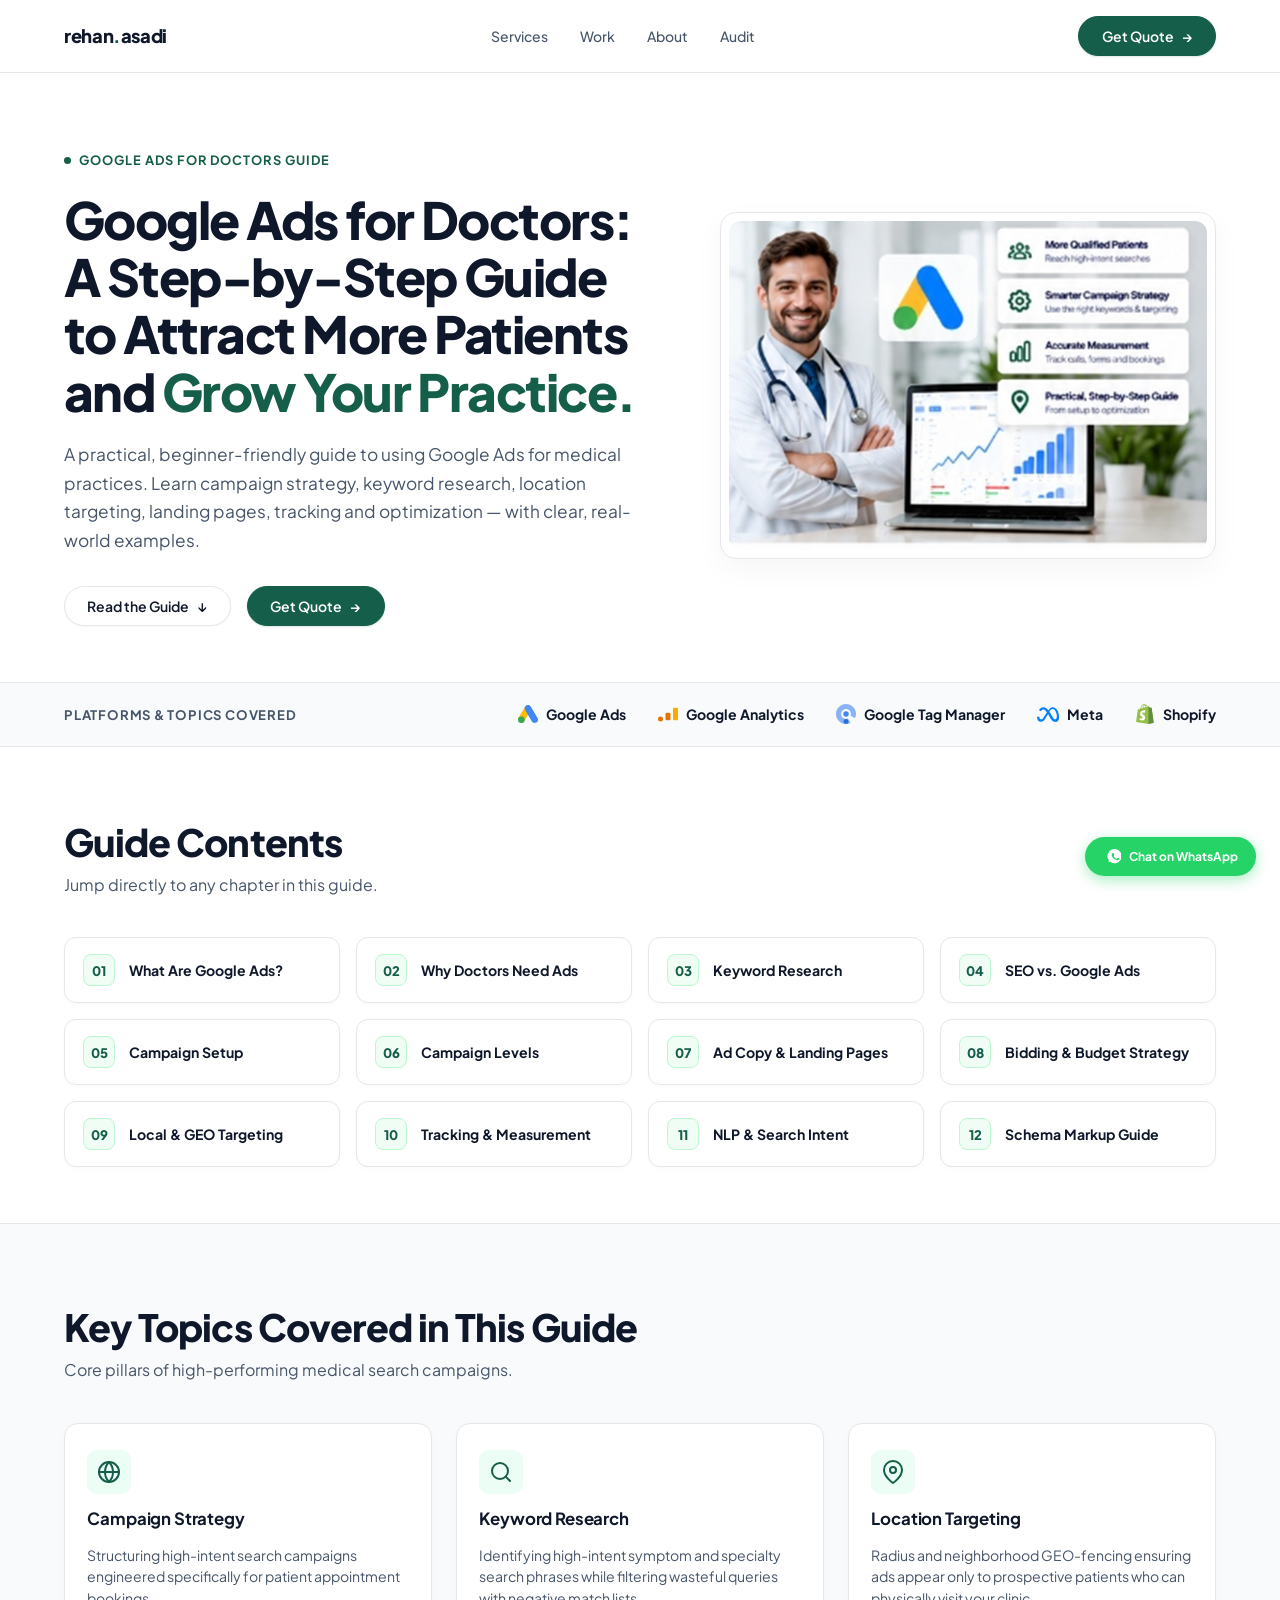
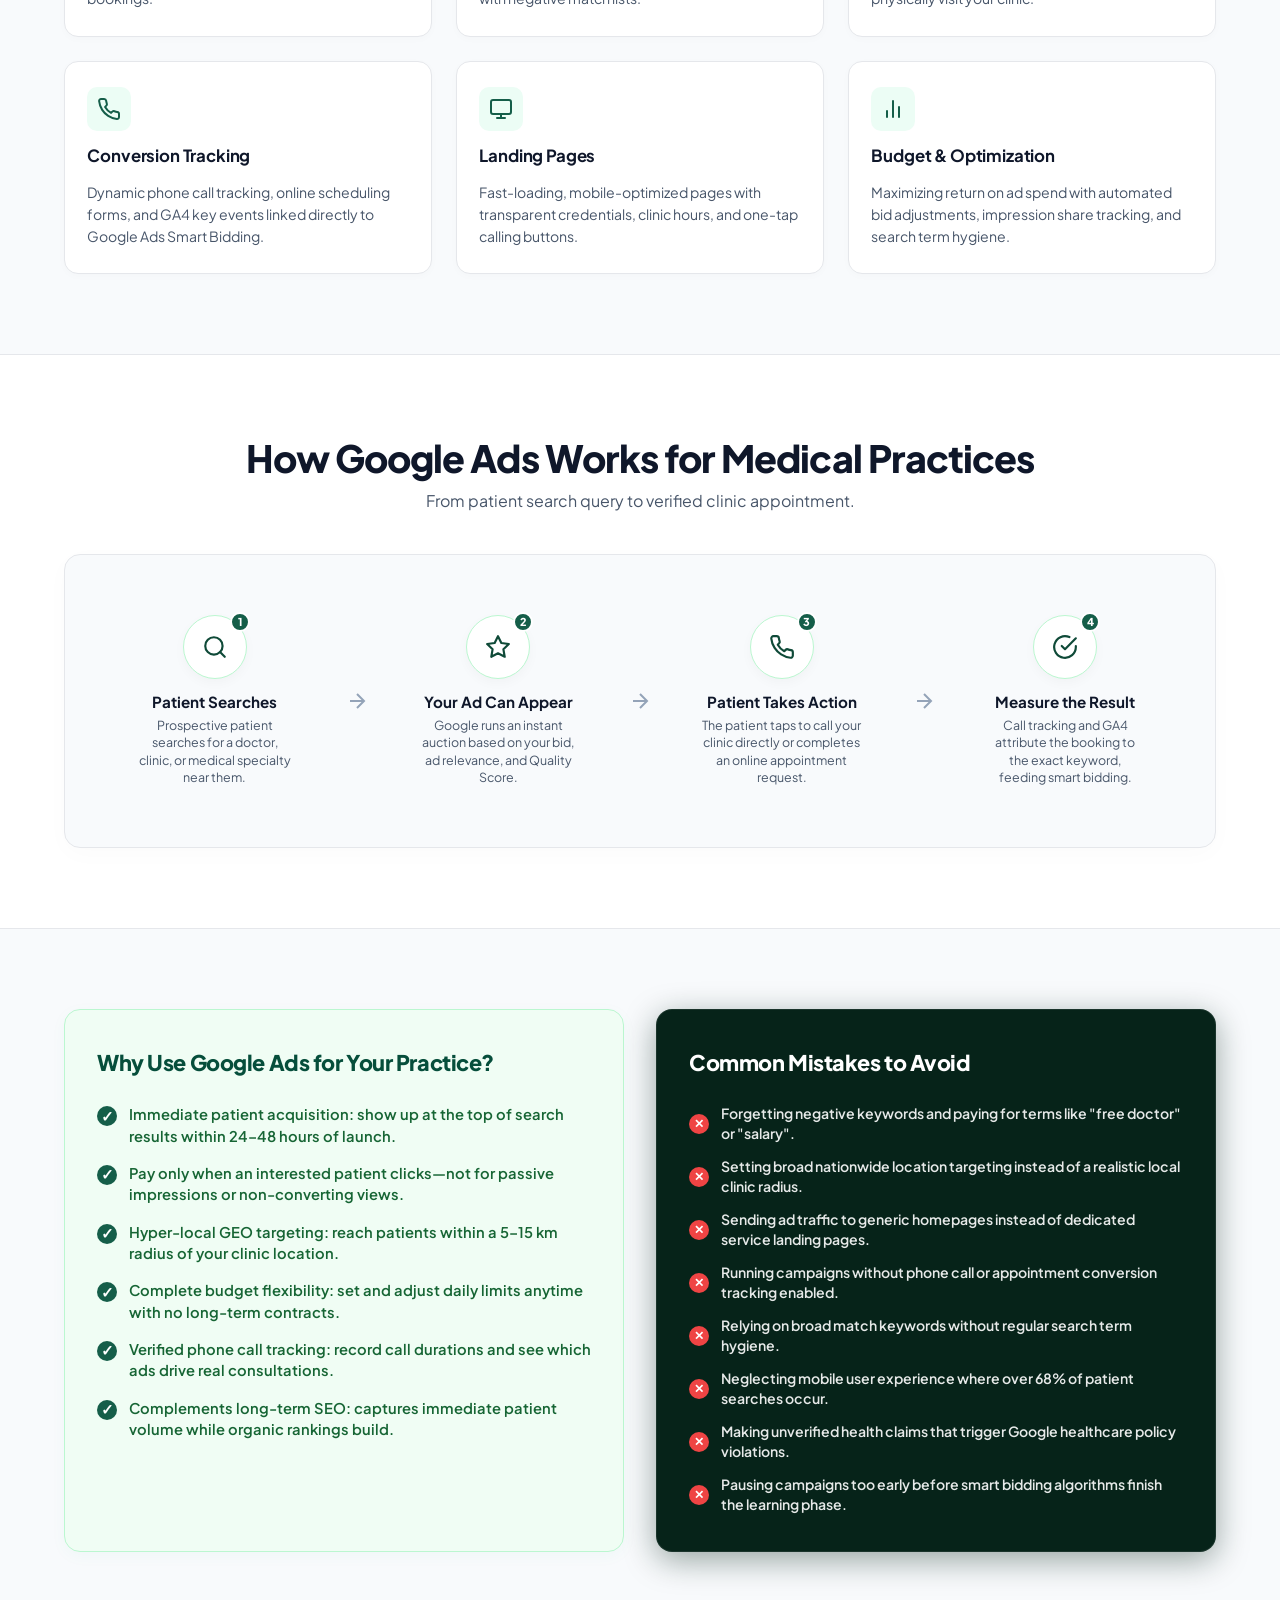
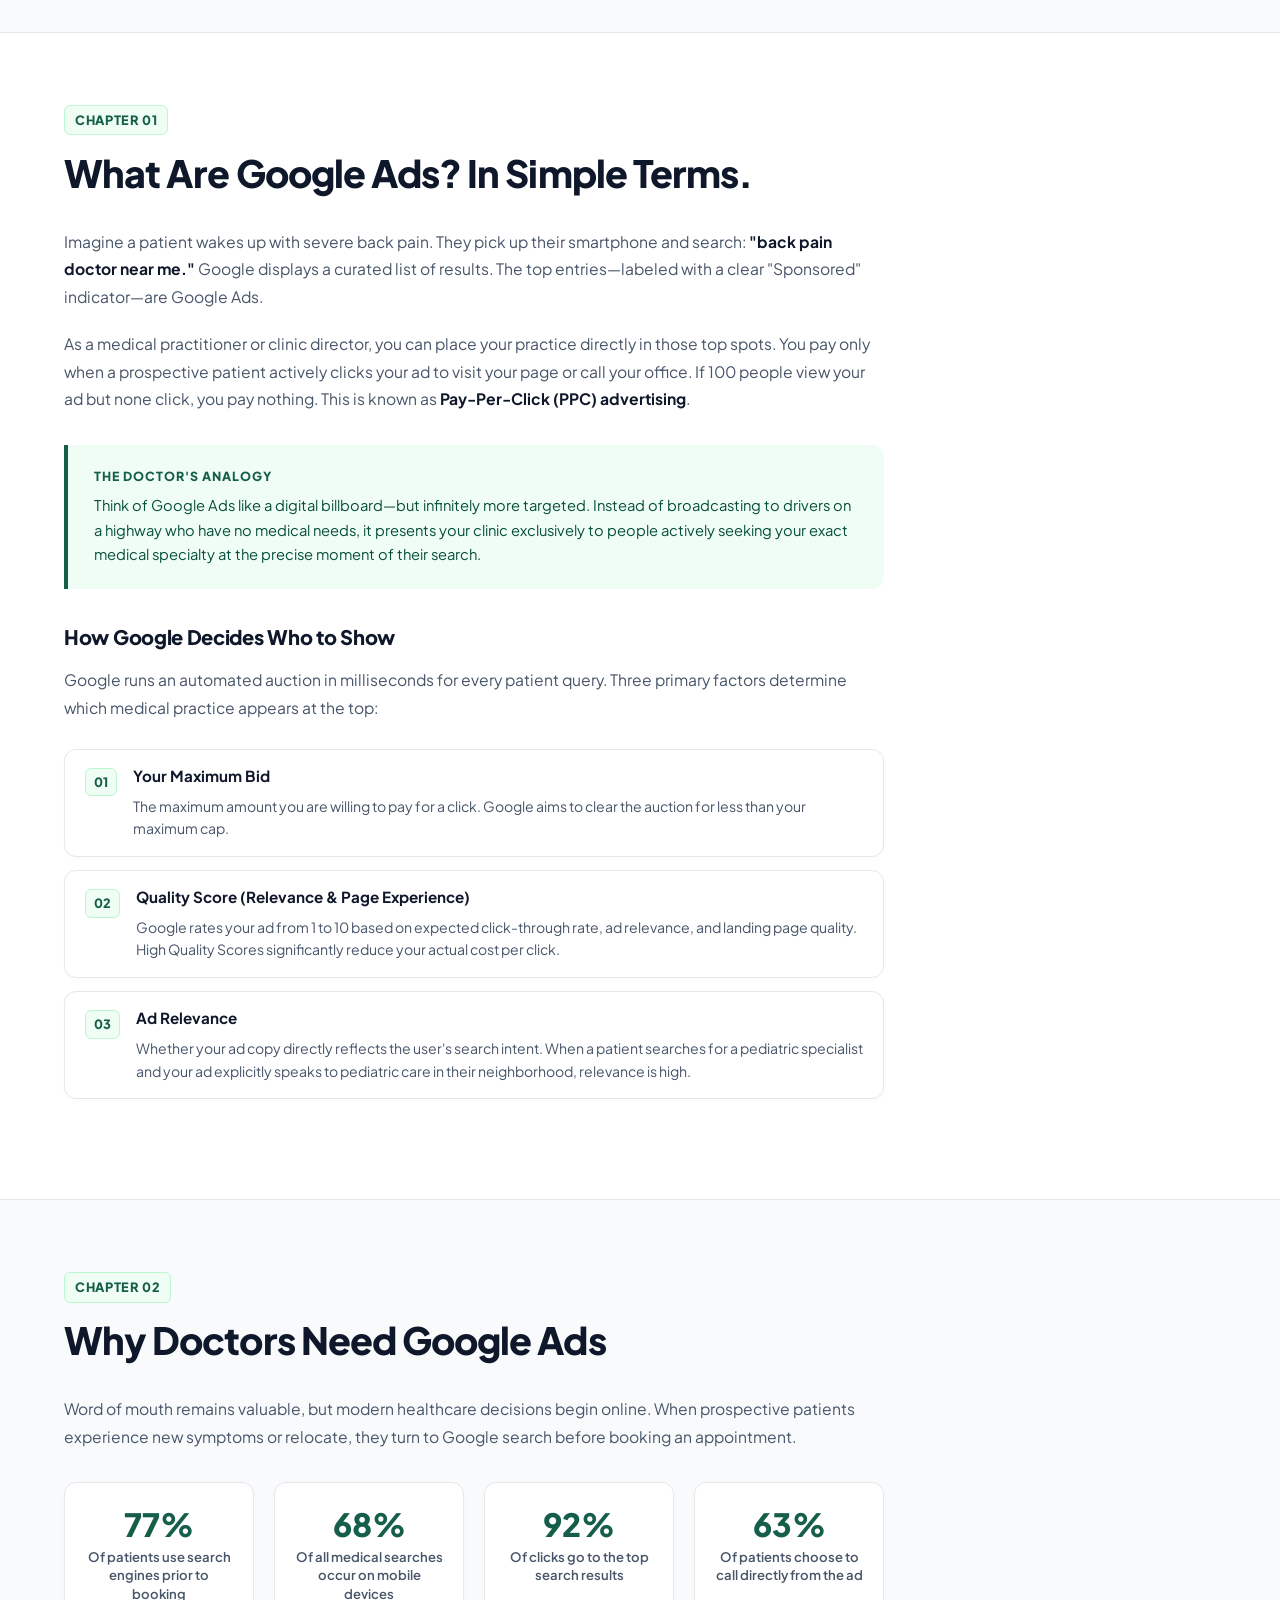
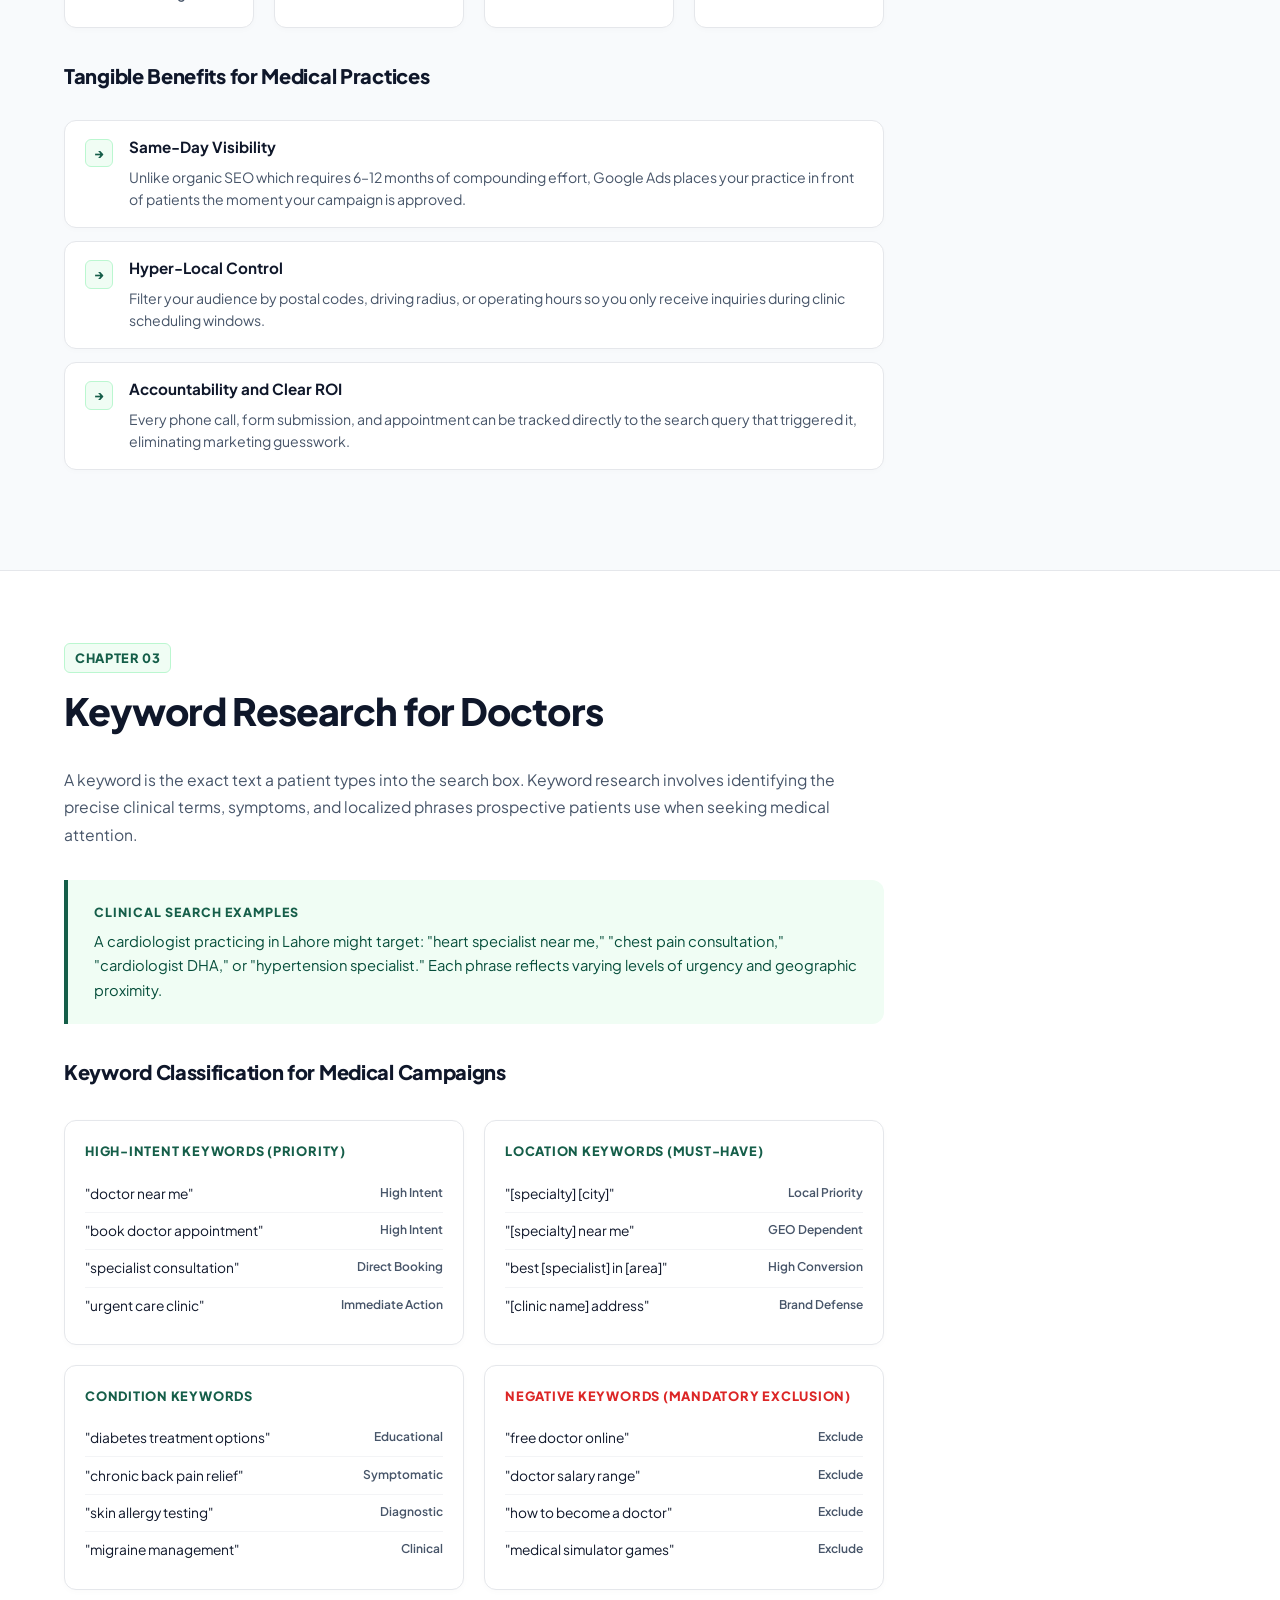
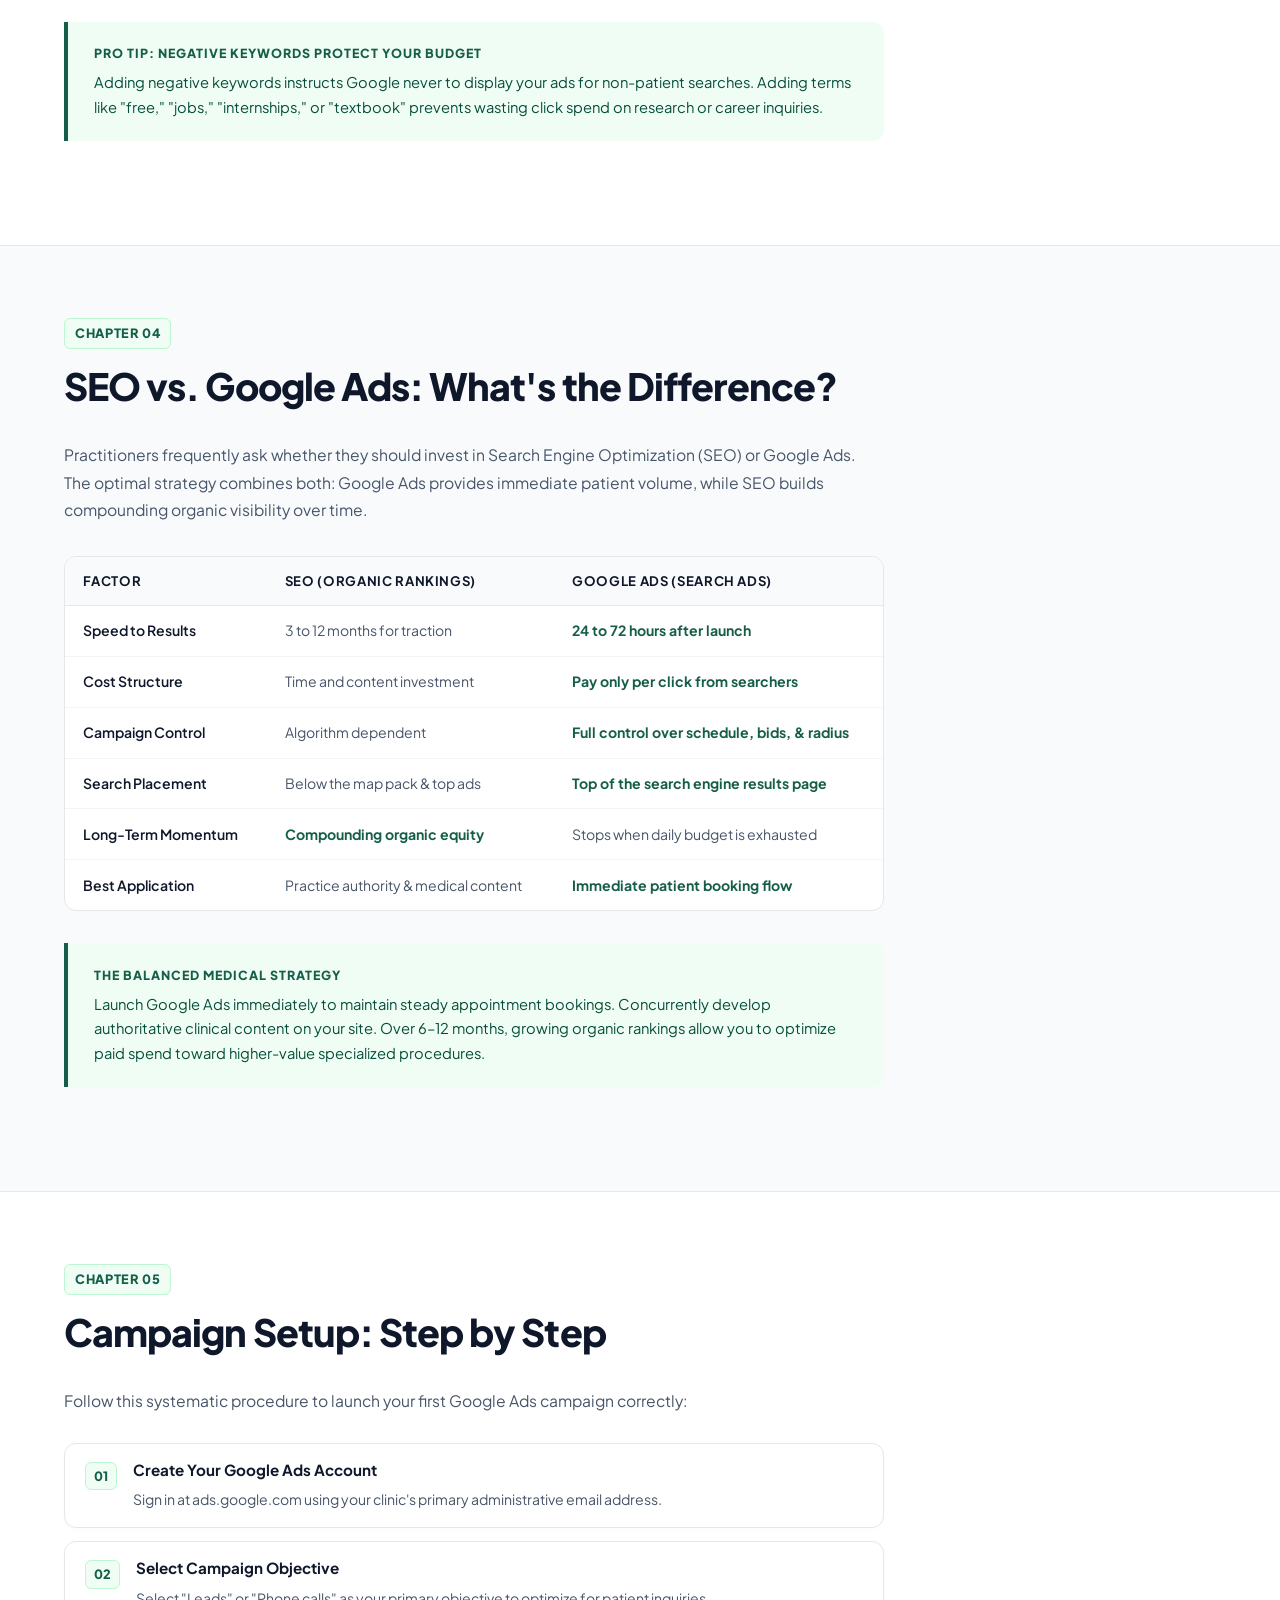
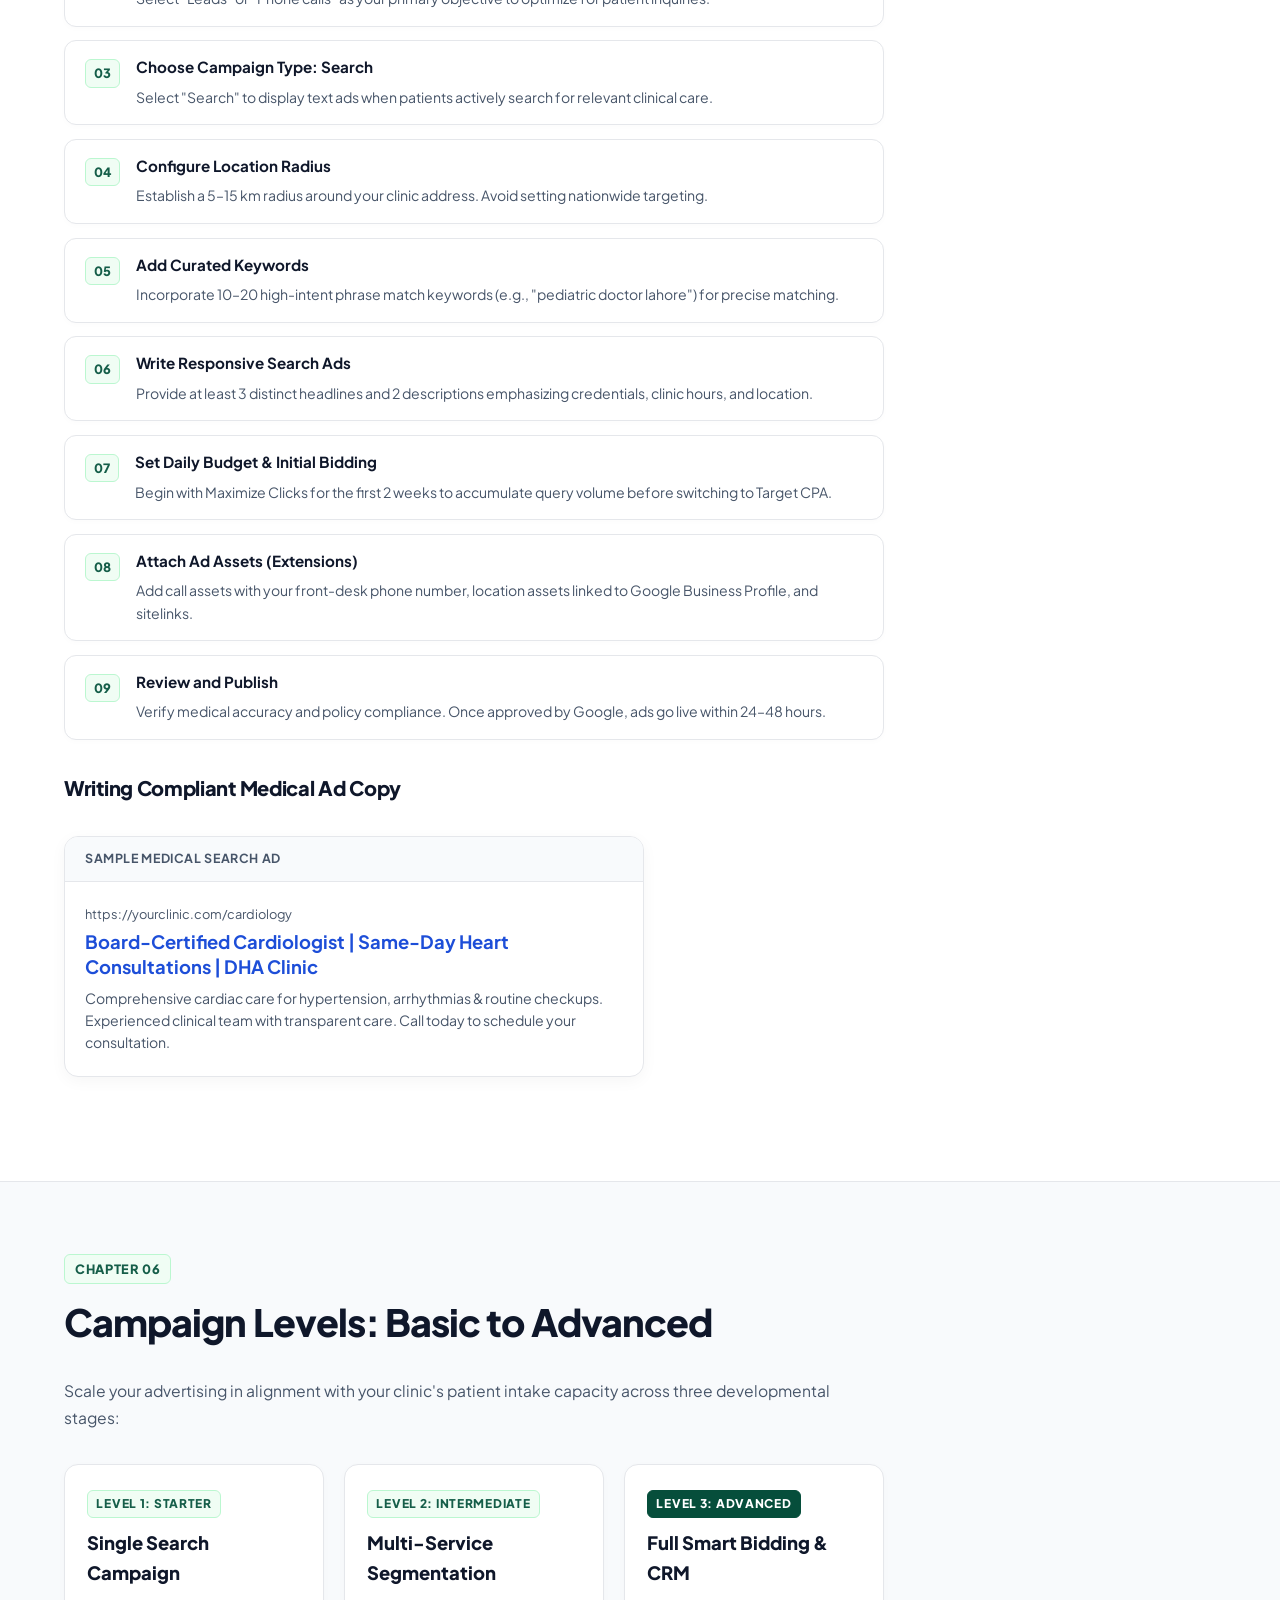
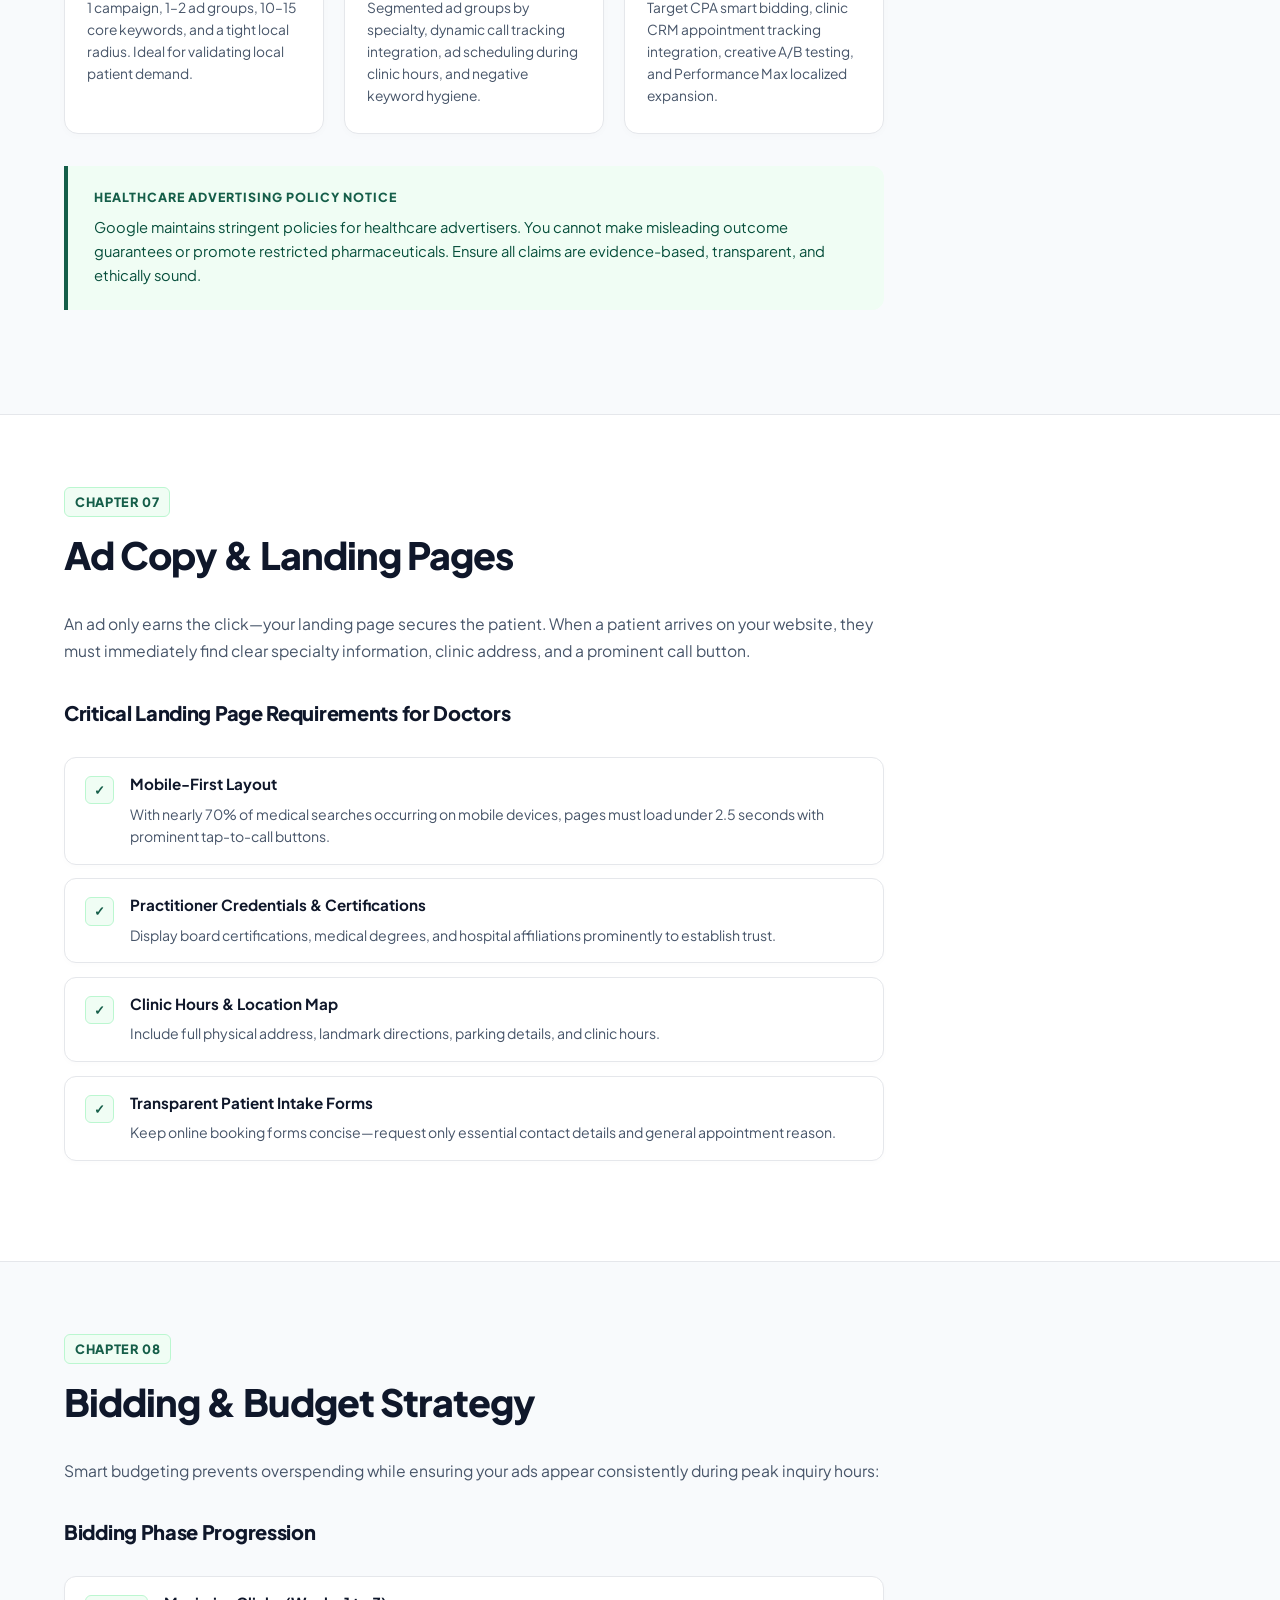
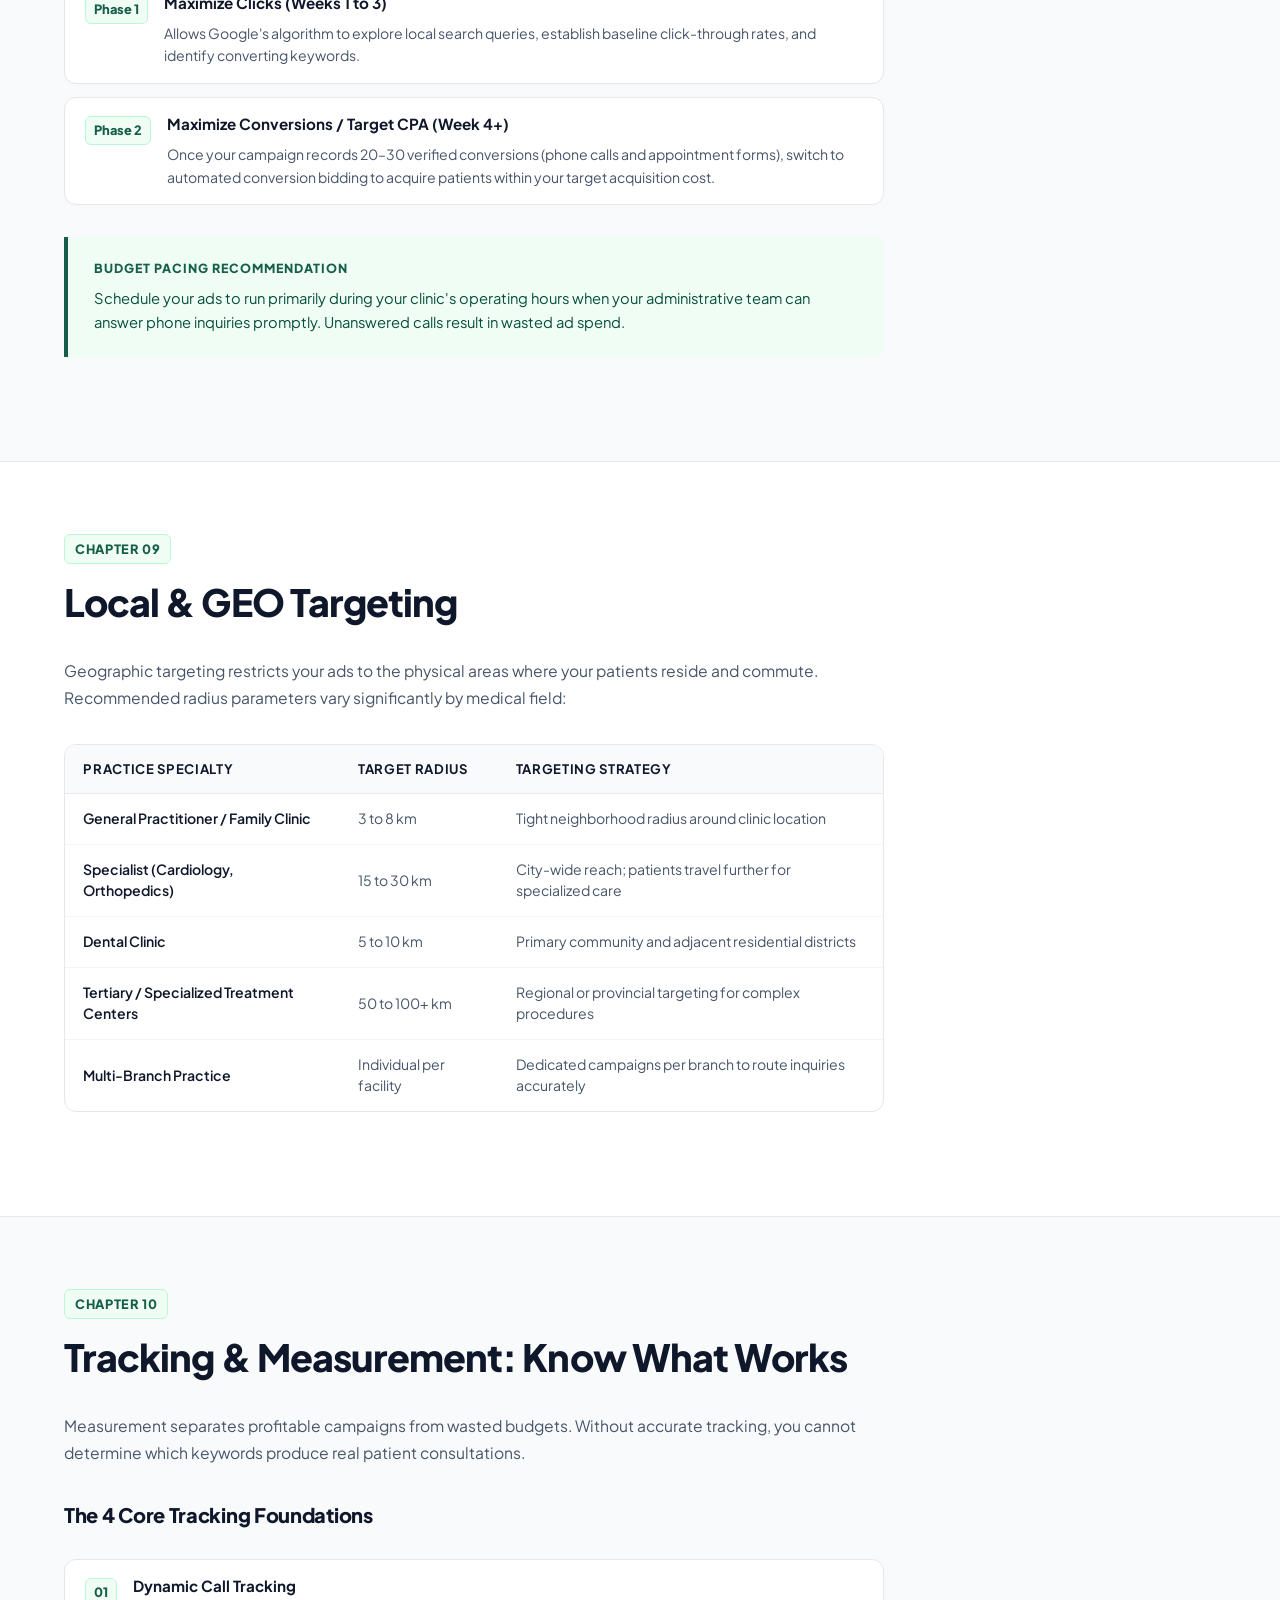
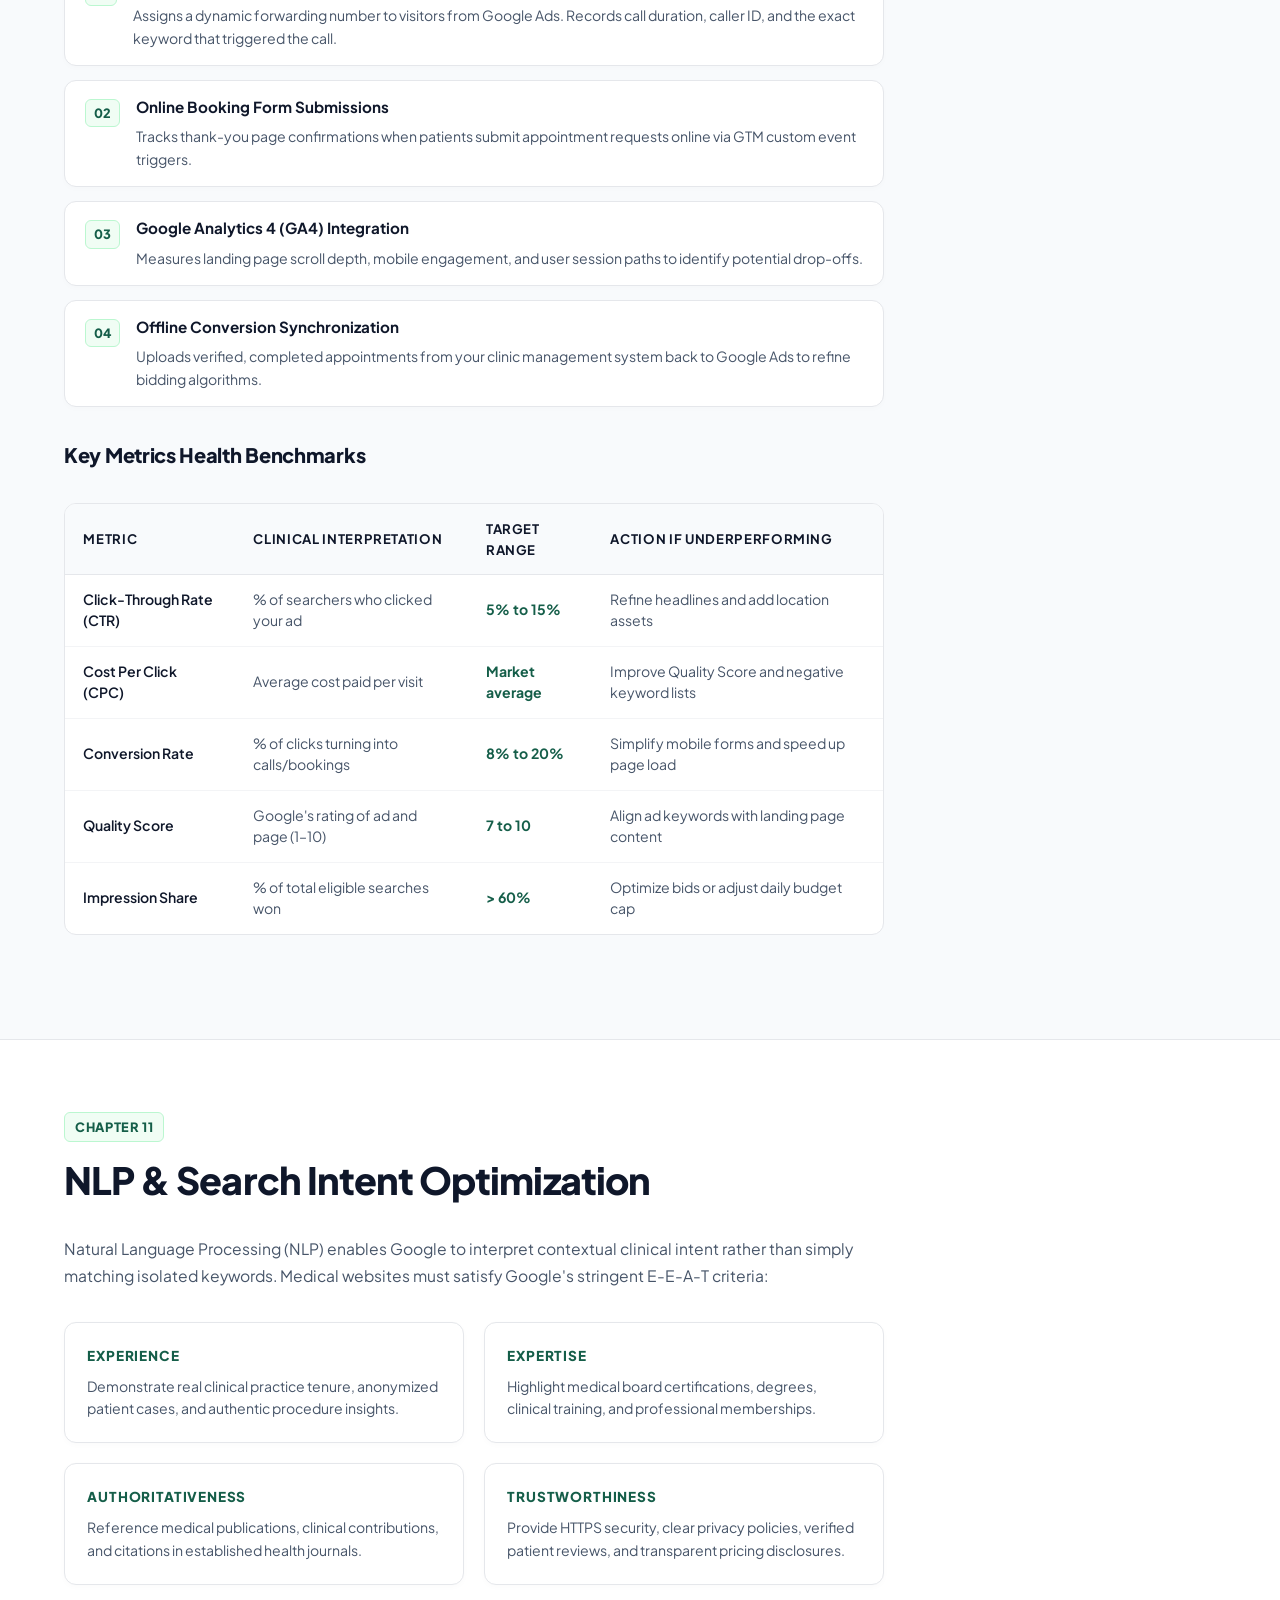
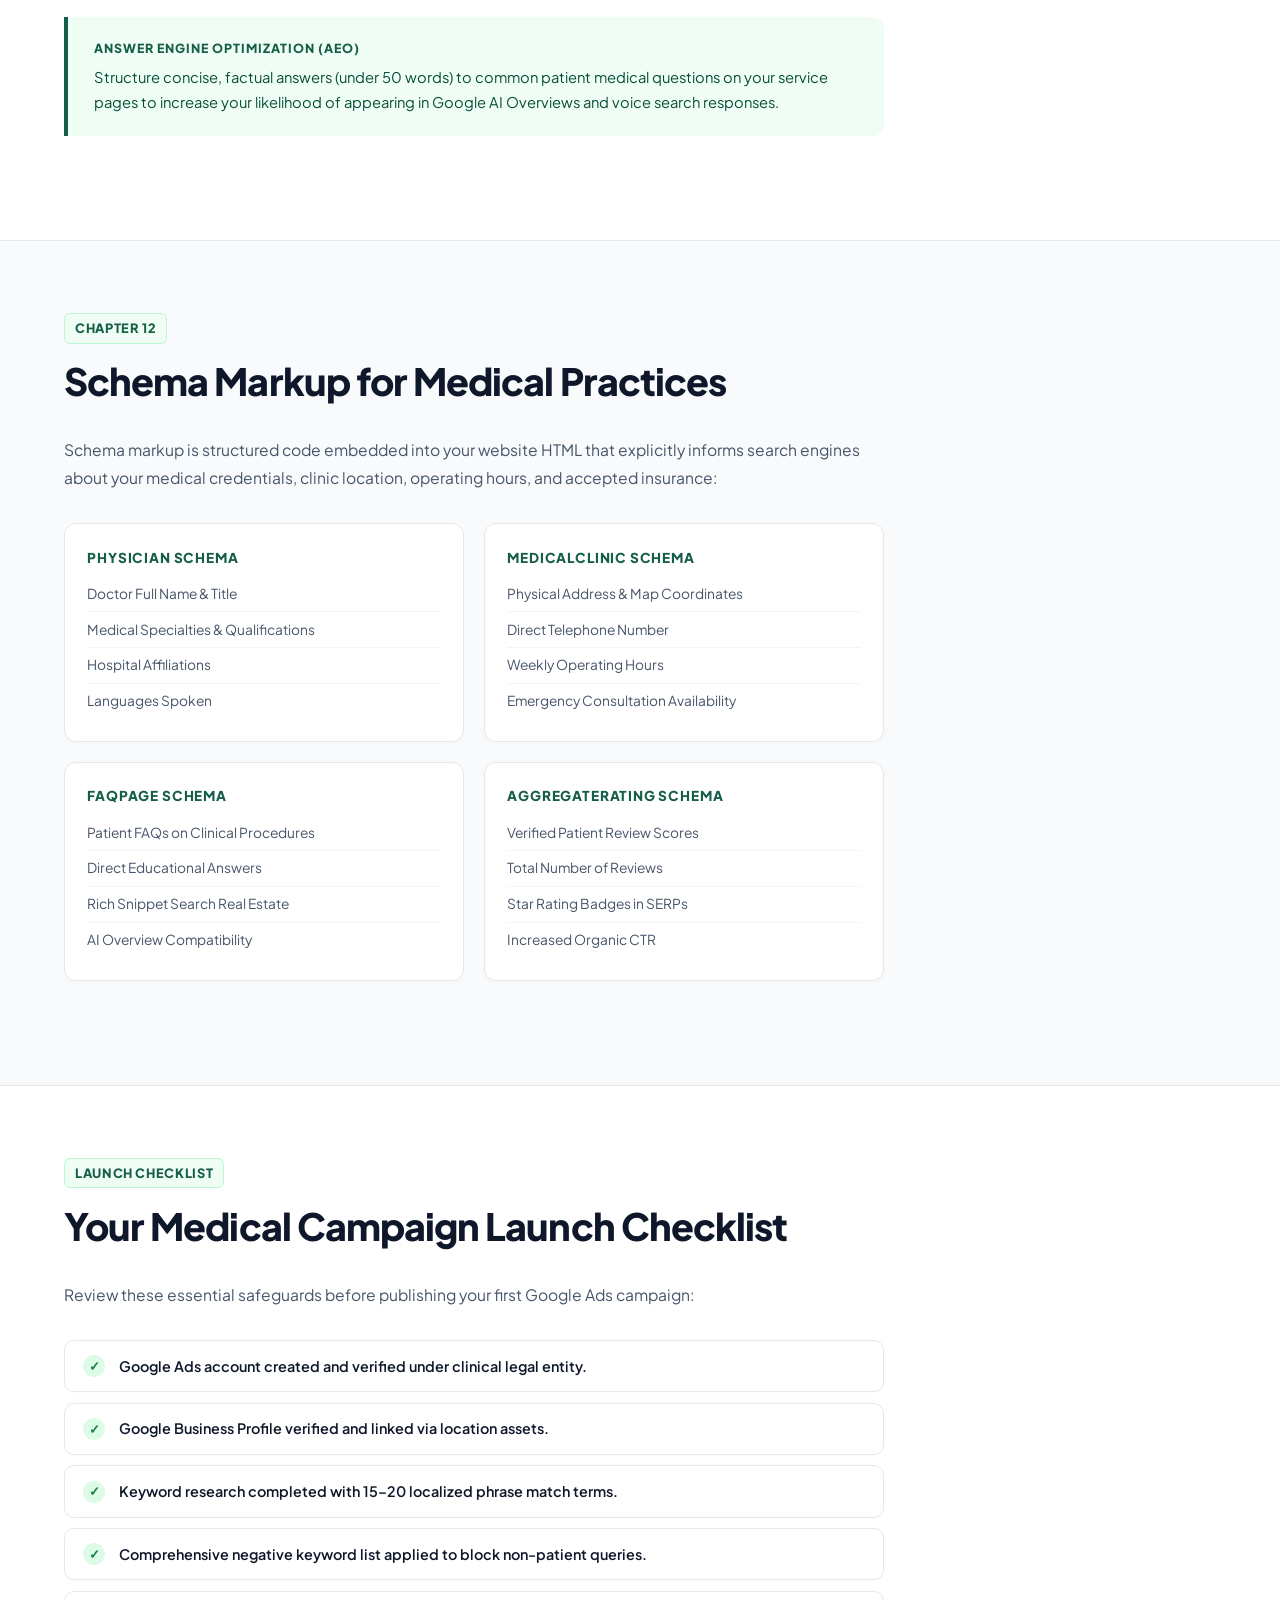
<file: google-ads-for-doctors-guide.html>
<!DOCTYPE html>
<html lang="en">
<head>
  <!-- Google tag (gtag.js) -->
  <script async src="https://www.googletagmanager.com/gtag/js?id=G-E7CHCE0W9C"></script>
  <script>
    window.dataLayer = window.dataLayer || [];
    function gtag(){dataLayer.push(arguments);}
    gtag('js', new Date());

    gtag('config', 'G-E7CHCE0W9C');
  </script>

    <!-- Favicon -->
  <link rel="icon" type="image/svg+xml" href="/favicon.svg" />
  <link rel="icon" type="image/png" sizes="48x48" href="/favicon-48x48.png" />
  <link rel="icon" type="image/png" sizes="32x32" href="/favicon-32x32.png" />
  <link rel="icon" type="image/png" sizes="16x16" href="/favicon-16x16.png" />
  <link rel="shortcut icon" href="/favicon.ico" />
  <link rel="apple-touch-icon" sizes="180x180" href="/apple-touch-icon.png" />
  <link rel="manifest" href="/site.webmanifest" />

  <meta charset="UTF-8" />
  <meta name="viewport" content="width=device-width, initial-scale=1.0" />
  <title>Google Ads for Doctors: A Step-by-Step Guide | Rehan Asadi</title>
  <meta name="description" content="A practical, beginner-friendly guide to Google Ads for doctors and medical practices. Learn campaign strategy, keyword research, local targeting, landing pages, and conversion tracking." />
  <link rel="canonical" href="https://rehanasadi.com/google-ads-for-doctors-guide" />

  <!-- Open Graph / Facebook -->
  <meta property="og:type" content="article" />
  <meta property="og:url" content="https://rehanasadi.com/google-ads-for-doctors-guide" />
  <meta property="og:title" content="Google Ads for Doctors: A Step-by-Step Guide | Rehan Asadi" />
  <meta property="og:description" content="A practical, beginner-friendly guide to Google Ads for doctors and medical practices. Learn campaign strategy, keyword research, local targeting, landing pages, and conversion tracking." />
  <meta property="og:image" content="https://rehanasadi.com/assets/images/google-ads-doctors-hero.png" />

  <!-- Twitter Card -->
  <meta name="twitter:card" content="summary_large_image" />
  <meta name="twitter:url" content="https://rehanasadi.com/google-ads-for-doctors-guide" />
  <meta name="twitter:title" content="Google Ads for Doctors: A Step-by-Step Guide | Rehan Asadi" />
  <meta name="twitter:description" content="A practical, beginner-friendly guide to Google Ads for doctors and medical practices. Learn campaign strategy, keyword research, local targeting, landing pages, and conversion tracking." />
  <meta name="twitter:image" content="https://rehanasadi.com/assets/images/google-ads-doctors-hero.png" />

  <!-- Fonts -->
  <link rel="preconnect" href="https://fonts.googleapis.com" />
  <link rel="preconnect" href="https://fonts.gstatic.com" crossorigin />
  <link href="https://fonts.googleapis.com/css2?family=Plus+Jakarta+Sans:wght@400;500;600;700;800&display=swap" rel="stylesheet" />

  <!-- Core Design System & Scoped Styles -->
  <link rel="stylesheet" href="assets/design-system.css" />
  <link rel="stylesheet" href="assets/inner-pages.css" />

  <!-- JSON-LD Structured Data: BreadcrumbList -->
  <script type="application/ld+json">
  {
    "@context": "https://schema.org",
    "@type": "BreadcrumbList",
    "itemListElement": [
      {
        "@type": "ListItem",
        "position": 1,
        "name": "Home",
        "item": "https://rehanasadi.com/"
      },
      {
        "@type": "ListItem",
        "position": 2,
        "name": "Resources",
        "item": "https://rehanasadi.com/services"
      },
      {
        "@type": "ListItem",
        "position": 3,
        "name": "Google Ads for Doctors Guide",
        "item": "https://rehanasadi.com/google-ads-for-doctors-guide"
      }
    ]
  }
  </script>

  <!-- JSON-LD Structured Data: MedicalWebPage / Article -->
  <script type="application/ld+json">
  {
    "@context": "https://schema.org",
    "@type": "MedicalWebPage",
    "name": "Google Ads for Doctors: A Step-by-Step Guide to Attract More Patients",
    "headline": "Google Ads for Doctors: A Step-by-Step Guide to Attract More Patients and Grow Your Practice",
    "description": "Comprehensive guide for medical practitioners and clinic directors covering search campaign setup, keyword research, local GEO targeting, patient conversion tracking, and ethical healthcare marketing.",
    "author": {
      "@type": "Person",
      "name": "Rehan Asadi",
      "jobTitle": "Analytics & Measurement Specialist",
      "url": "https://rehanasadi.com"
    },
    "publisher": {
      "@type": "Organization",
      "name": "Rehan Asadi",
      "logo": {
        "@type": "ImageObject",
        "url": "https://rehanasadi.com/assets/images/rehan-asadi-portrait.jpg"
      }
    },
    "datePublished": "2026-01-15",
    "dateModified": "2026-09-26",
    "image": "https://rehanasadi.com/assets/images/google-ads-doctors-hero.png"
  }
  </script>

  <!-- JSON-LD Structured Data: FAQPage -->
  <script type="application/ld+json">
  {
    "@context": "https://schema.org",
    "@type": "FAQPage",
    "mainEntity": [
      {
        "@type": "Question",
        "name": "How much do Google Ads cost for doctors?",
        "acceptedAnswer": {
          "@type": "Answer",
          "text": "Google Ads operates on an auction model where you set your own daily budget based on your clinic's patient capacity. Cost per click varies depending on your specialty, geographic market, and local competition. You can start with a disciplined test budget and scale as verified patient appointments are recorded."
        }
      },
      {
        "@type": "Question",
        "name": "Do Google Ads actually work for medical practices?",
        "acceptedAnswer": {
          "@type": "Answer",
          "text": "Yes. Google Ads captures patients at the exact moment of search intent—when they actively search for a physician, specialist, or clinic near them. With proper keyword selection, tight location targeting, and call tracking, it provides consistent new patient inquiries."
        }
      },
      {
        "@type": "Question",
        "name": "How long before I see results from Google Ads?",
        "acceptedAnswer": {
          "@type": "Answer",
          "text": "Once ads pass Google's healthcare advertising review (usually 24–48 hours), your campaign goes live immediately. Most medical practices receive their first calls and booking inquiries within the first few days of launch."
        }
      },
      {
        "@type": "Question",
        "name": "Can I run Google Ads without a website?",
        "acceptedAnswer": {
          "@type": "Answer",
          "text": "While you can run Call-Only ads linking to a Google Business Profile or booking portal, having a dedicated mobile-friendly website with transparent credentials and direct call buttons yields substantially higher patient conversion rates."
        }
      },
      {
        "@type": "Question",
        "name": "What is the biggest mistake doctors make with Google Ads?",
        "acceptedAnswer": {
          "@type": "Answer",
          "text": "The single most common mistake is neglecting negative keywords, causing budget to be spent on irrelevant searches like 'free doctor' or 'medical school salary'. The second biggest mistake is lacking call and appointment conversion tracking."
        }
      },
      {
        "@type": "Question",
        "name": "Should I hire a specialist or manage ads myself?",
        "acceptedAnswer": {
          "@type": "Answer",
          "text": "Managing campaigns yourself is viable for simple setups if you have the time to audit search terms weekly. However, medical practices typically achieve higher ROI and save substantial practitioner time by partnering with a specialized tracking and measurement specialist."
        }
      },
      {
        "@type": "Question",
        "name": "Are Google Ads better than Facebook Ads for doctors?",
        "acceptedAnswer": {
          "@type": "Answer",
          "text": "For urgent care, general practice, and medical specialists, Google Ads outperforms social ads because patients search with high intent. Social ads work better for cosmetic, elective, or wellness procedures where visual awareness stimulates future interest."
        }
      },
      {
        "@type": "Question",
        "name": "How do I measure the ROI of my medical campaigns?",
        "acceptedAnswer": {
          "@type": "Answer",
          "text": "ROI is measured by comparing your total monthly ad spend against the revenue generated from verified new patient visits, factoring in long-term patient relationship value and recurring consultations."
        }
      },
      {
        "@type": "Question",
        "name": "What tracking do doctors need most?",
        "acceptedAnswer": {
          "@type": "Answer",
          "text": "Dynamic phone call tracking is the most critical measurement tool for healthcare providers, as over 60% of prospective patients prefer calling to schedule an appointment rather than filling out online forms."
        }
      },
      {
        "@type": "Question",
        "name": "How does location targeting work for specialists?",
        "acceptedAnswer": {
          "@type": "Answer",
          "text": "General practitioners typically target a 3–8 km radius around their clinic, while specialized consultants (such as cardiologists or orthopedists) draw patients from a 15–30 km radius or across neighboring cities."
        }
      },
      {
        "@type": "Question",
        "name": "What healthcare advertising policies apply to doctors?",
        "acceptedAnswer": {
          "@type": "Answer",
          "text": "Google enforces strict healthcare policies prohibiting misleading treatment claims, restricted pharmaceutical promotion, and sensitive personal health retargeting. Ads must be factual, ethical, and transparent."
        }
      },
      {
        "@type": "Question",
        "name": "How do I get started with proper tracking?",
        "acceptedAnswer": {
          "@type": "Answer",
          "text": "Begin by installing Google Tag Manager, configuring GA4 with key event triggers for booking forms and phone clicks, and linking your Google Ads account to synchronize offline appointments."
        }
      }
    ]
  }
  </script>
</head>
<body>

  <!-- =========================================================================
       1. GLOBAL SITE HEADER
       ========================================================================= -->
  <header class="site-header" id="site-header">
    <div class="ds-container">
      <div class="site-header-inner">
        <a href="/" class="site-logo" aria-label="Rehan Asadi Home">
          rehan<span>.</span>asadi
        </a>

        <nav class="site-nav" aria-label="Main Navigation">
          <a href="services.html">Services</a>
          <a href="case-studies.html">Work</a>
          <a href="about.html">About</a>
          <a href="audit.html">Audit</a>
        </nav>

        <div class="nav-actions">
          <a href="https://wa.me/13025603106?text=Hi%20Rehan%2C%20I'd%20like%20a%20quote%20for%20Google%20Ads%20tracking%20and%20campaign%20setup." class="btn btn-primary" target="_blank" rel="noopener">
            Get Quote <span class="btn-icon-arrow" aria-hidden="true">→</span>
          </a>
          <button class="mobile-nav-toggle" id="mobile-toggle" aria-label="Toggle navigation menu" aria-expanded="false">
            <svg width="24" height="24" viewBox="0 0 24 24" fill="none" stroke="currentColor" stroke-width="2" stroke-linecap="round" stroke-linejoin="round">
              <line x1="3" y1="12" x2="21" y2="12"></line>
              <line x1="3" y1="6" x2="21" y2="6"></line>
              <line x1="3" y1="18" x2="21" y2="18"></line>
            </svg>
          </button>
        </div>
      </div>
    </div>
  </header>

  <!-- Mobile Drawer Navigation -->
  <div class="mobile-nav-drawer" id="mobile-drawer" hidden>
    <div class="mobile-nav-inner">
      <nav class="mobile-nav-links" aria-label="Mobile Navigation">
        <a href="services.html">Services</a>
        <a href="case-studies.html">Work</a>
        <a href="about.html">About</a>
        <a href="audit.html">Audit</a>
      </nav>
      <div class="mobile-nav-cta">
        <a href="https://wa.me/13025603106?text=Hi%20Rehan%2C%20I'd%20like%20a%20quote%20for%20Google%20Ads%20tracking%20and%20campaign%20setup." class="btn btn-primary" target="_blank" rel="noopener" style="width: 100%; justify-content: center;">
          Get Quote <span class="btn-icon-arrow" aria-hidden="true">→</span>
        </a>
      </div>
    </div>
  </div>

  <main>
    <!-- =========================================================================
         2. HERO SECTION (OPTION B ARCHITECTURE)
         ========================================================================= -->
    <section class="doc-hero-section">
      <div class="ds-container">
        <div class="doc-hero-grid">
          <div class="doc-hero-content">
            <div class="doc-eyebrow">
              <span class="doc-eyebrow-dot" aria-hidden="true"></span>
              GOOGLE ADS FOR DOCTORS GUIDE
            </div>
            <h1 class="doc-hero-h1">
              Google Ads for Doctors: A Step-by-Step Guide to Attract More Patients and <span class="hero-highlight">Grow Your Practice.</span>
            </h1>
            <p class="doc-hero-lead">
              A practical, beginner-friendly guide to using Google Ads for medical practices. Learn campaign strategy, keyword research, location targeting, landing pages, tracking and optimization — with clear, real-world examples.
            </p>
            <div class="doc-hero-actions">
              <a href="#guide-contents" class="btn btn-secondary">
                Read the Guide <span class="btn-icon-arrow" aria-hidden="true">↓</span>
              </a>
              <a href="https://wa.me/13025603106?text=Hi%20Rehan%2C%20I'd%20like%20a%20quote%20for%20Google%20Ads%20tracking%20and%20campaign%20setup." class="btn btn-primary" target="_blank" rel="noopener">
                Get Quote <span class="btn-icon-arrow" aria-hidden="true">→</span>
              </a>
            </div>
          </div>

          <div class="doc-hero-visual-wrap">
            <img
              src="assets/images/google-ads-doctors-hero.png"
              alt="Google Ads for Doctors strategic campaign architecture"
              width="626"
              height="432"
              class="doc-hero-img"
              loading="eager"
            />
          </div>
        </div>
      </div>
    </section>

    <!-- =========================================================================
         3. PLATFORMS & TOPICS COVERED STRIP
         ========================================================================= -->
    <section class="doc-platforms-strip" aria-label="Platforms and Topics Covered">
      <div class="ds-container">
        <div class="doc-platforms-inner">
          <span class="doc-platforms-label">Platforms &amp; Topics Covered</span>
          <div class="doc-platforms-list">
            <!-- Google Ads -->
            <div class="doc-platform-item" title="Google Ads">
              <svg width="20" height="18" viewBox="0 0 256 230" fill="none" xmlns="http://www.w3.org/2000/svg" aria-hidden="true">
                <path d="M5.888 166.405L90.88 20.9C101.676 27.256 156.116 57.384 164.908 63.114L79.916 208.627C70.62 220.907-5.888 185.04 5.888 166.396v.009Z" fill="#FBBC04"/>
                <path d="M250.084 166.402L165.092 20.906C153.21 1.132 127.619-6.054 106.6 5.625c-21.018 11.679-27.418 36.837-15.536 57.494l84.992 145.514c11.882 19.765 37.473 26.95 58.492 15.272 20.1-11.679 27.418-37.73 15.536-57.503Z" fill="#4285F4"/>
                <ellipse cx="42.664" cy="187.924" rx="42.664" ry="41.604" fill="#34A853"/>
              </svg>
              <span>Google Ads</span>
            </div>

            <!-- Google Analytics -->
            <div class="doc-platform-item" title="Google Analytics">
              <svg width="20" height="20" viewBox="0 0 24 24" fill="none" xmlns="http://www.w3.org/2000/svg" aria-hidden="true">
                <path d="M22.5 19.5h-3a1.5 1.5 0 0 1-1.5-1.5v-12a1.5 1.5 0 0 1 1.5-1.5h3A1.5 1.5 0 0 1 24 6v12a1.5 1.5 0 0 1-1.5 1.5Z" fill="#F9AB00"/>
                <path d="M13.5 19.5h-3a1.5 1.5 0 0 1-1.5-1.5v-6a1.5 1.5 0 0 1 1.5-1.5h3a1.5 1.5 0 0 1 1.5 1.5v6a1.5 1.5 0 0 1-1.5 1.5Z" fill="#E37400"/>
                <circle cx="3" cy="18" r="3" fill="#E37400"/>
              </svg>
              <span>Google Analytics</span>
            </div>

            <!-- Google Tag Manager -->
            <div class="doc-platform-item" title="Google Tag Manager">
              <svg width="20" height="20" viewBox="0 0 512 512" fill="none" xmlns="http://www.w3.org/2000/svg" aria-hidden="true">
                <path d="M256.5 0C114.8 0 0 114.8 0 256.5s114.8 256.5 256.5 256.5c41.3 0 80.1-9.8 114.5-27.2l-65.7-113.8c-14.7 6.4-31 10-48.8 10-69.3 0-125.5-56.2-125.5-125.5s56.2-125.5 125.5-125.5 125.5 56.2 125.5 125.5c0 15.3-2.7 29.9-7.8 43.4l111.4 64.3C501.2 334.8 513 297 513 256.5 513 114.8 398.2 0 256.5 0z" fill="#8AB4F8"/>
                <circle cx="256.5" cy="256.5" r="70" fill="#4285F4"/>
                <circle cx="254.5" cy="449.5" r="62.5" fill="#246FDB"/>
              </svg>
              <span>Google Tag Manager</span>
            </div>

            <!-- Meta -->
            <div class="doc-platform-item" title="Meta">
              <svg width="22" height="17" viewBox="0 0 1567 1041" fill="none" xmlns="http://www.w3.org/2000/svg" aria-hidden="true">
                <path d="M169.5 686.5c0 59.9 13.1 105.8 30.3 133.6 22.5 36.4 56 51.8 90.2 51.8 44.2 0 84.5-10.9 162.3-118.6C514.6 667.1 588 546 637.4 470l83.7-128.6c58.1-89.3 125.3-188.6 202.5-255.9C986.5 30.5 1054.5 0 1122.8 0c114.8 0 224.1 66.5 307.7 191.4 91.6 136.7 136 308.8 136 486.5 0 105.6-20.8 183.2-56.2 244.6-34.2 59.3-100.8 118.5-213 118.5V871.9c96 0 120-88.3 120-189.3 0-144-33.6-303.8-107.5-418-52.4-81-120.4-130.5-195.2-130.5-80.8 0-145.9 61.1-219.1 169.9-38.9 57.8-78.8 128.3-123.6 207.8l-49.4 87.5c-99.1 175.9-124.2 216-173.8 282.1C461.9 997.1 387.7 1041 290 1041c-115.8 0-189.1-50.2-234.4-125.8C18.5 853.5.3 772.6.3 680.5z" fill="#0081FB"/>
                <path d="M133.7 203.3C211.3 83.7 323.2 0 451.6 0 525.9 0 599.8 22 677 85.1c84.4 68.9 174.4 182.5 286.7 369.6l40.2 67.1c97.2 162 152.5 245.3 184.8 284.6 41.6 50.5 70.8 65.5 108.6 65.5 96 0 120-88.3 120-189.3l149.2-4.7c0 105.6-20.8 183.2-56.2 244.6-34.2 59.3-100.8 118.5-213 118.5-69.7 0-131.5-15.2-199.8-79.6C1045 911.9 983.6 824 936.4 744.9L796 510.1c-70.5-117.8-135.2-205.6-172.6-245.4-40.2-42.8-92-94.5-174.5-94.5-66.9 0-123.6 46.9-171.1 118.7z" fill="#0081FB"/>
              </svg>
              <span>Meta</span>
            </div>

            <!-- Shopify -->
            <div class="doc-platform-item" title="Shopify">
              <svg width="20" height="20" viewBox="0 0 512 512" fill="none" xmlns="http://www.w3.org/2000/svg" aria-hidden="true">
                <path d="M425.9 98.7c-.3-2.7-2.7-3.9-4.5-4.2s-38.1-.6-38.1-.6-30.6-29.7-33.6-32.7-8.8-2.1-11.2-1.5c0 0-5.8 1.8-15.4 4.8-1.5-5.1-3.9-11.5-7.3-17.9-10.9-20.9-26.6-31.8-46-31.8-1.2 0-2.7 0-3.9.3-.6-.6-1.2-1.2-1.8-2.1-8.7-9-19.3-13.3-32-13-24.8.6-49.4 18.5-69.6 50.6-14.2 22.4-24.8 50.6-27.9 72.4-28.5 8.8-48.4 14.8-48.7 15.1-14.2 4.5-14.8 4.8-16.7 18.5-1.5 10-39.1 301-39.1 301L345.3 512l136.5-33.9c.1 0-55.6-377-55.9-379.4M307.2 69.3c-7.3 2.1-15.4 4.8-24.5 7.6-.3-12.4-1.8-30-7.6-45.1 19 3.6 28.1 24.8 32.1 37.5m-40.9 12.8c-16.7 5.1-34.5 10.6-52.7 16.3 5.1-19.4 14.8-38.8 26.6-51.5 4.5-4.8 10.6-10 17.9-13 7 14.3 8.2 34.5 8.2 48.2m-33.9-65.4c5.8 0 10.6 1.2 14.8 3.9-6.7 3.3-13.3 8.5-19.4 15.1-15.7 17-27.9 43-32.7 68.4-15.1 4.5-29.7 9.1-43.3 13.3 9.1-39.9 42.4-99.5 80.6-100.7" fill="#95BF47"/>
                <path d="M421.3 94.5c-1.8-.3-38.1-.6-38.1-.6s-30.6-29.7-33.6-32.7c-1.2-1.2-2.7-1.8-4.2-1.8V512l136.5-33.9s-55.7-376.6-56-379.4c-.7-2.7-2.8-3.9-4.6-4.2" fill="#5E8E3E"/>
                <path d="M269.6 164.7 253.9 224s-17.6-8.2-38.8-6.7c-30.9 1.8-31.2 21.2-30.9 26.3 1.8 26.6 71.5 32.4 75.4 94.5 3 49-26 82.4-67.8 85.1-50.3 3-77.8-26.3-77.8-26.3l10.6-45.1s27.9 20.9 50 19.7c14.5-.9 19.7-12.7 19.1-21.2-2.1-34.5-59-32.7-62.7-89.3-3-47.8 28.5-96.3 97.8-100.8 27.2-2.4 40.8 4.5 40.8 4.5" fill="#FFFFFF"/>
              </svg>
              <span>Shopify</span>
            </div>
          </div>
        </div>
      </div>
    </section>

    <!-- =========================================================================
         4. GUIDE CONTENTS (TOC GRID)
         ========================================================================= -->
    <section class="doc-toc-section" id="guide-contents">
      <div class="ds-container">
        <div class="doc-sec-header">
          <h2 class="doc-sec-h2">Guide Contents</h2>
          <p class="doc-sec-sub">Jump directly to any chapter in this guide.</p>
        </div>

        <div class="doc-toc-grid">
          <a href="#s01" class="doc-toc-item">
            <span class="doc-toc-num">01</span>
            <span class="doc-toc-label">What Are Google Ads?</span>
          </a>
          <a href="#s02" class="doc-toc-item">
            <span class="doc-toc-num">02</span>
            <span class="doc-toc-label">Why Doctors Need Ads</span>
          </a>
          <a href="#s03" class="doc-toc-item">
            <span class="doc-toc-num">03</span>
            <span class="doc-toc-label">Keyword Research</span>
          </a>
          <a href="#s04" class="doc-toc-item">
            <span class="doc-toc-num">04</span>
            <span class="doc-toc-label">SEO vs. Google Ads</span>
          </a>
          <a href="#s05" class="doc-toc-item">
            <span class="doc-toc-num">05</span>
            <span class="doc-toc-label">Campaign Setup</span>
          </a>
          <a href="#s06" class="doc-toc-item">
            <span class="doc-toc-num">06</span>
            <span class="doc-toc-label">Campaign Levels</span>
          </a>
          <a href="#s07" class="doc-toc-item">
            <span class="doc-toc-num">07</span>
            <span class="doc-toc-label">Ad Copy &amp; Landing Pages</span>
          </a>
          <a href="#s08" class="doc-toc-item">
            <span class="doc-toc-num">08</span>
            <span class="doc-toc-label">Bidding &amp; Budget Strategy</span>
          </a>
          <a href="#s09" class="doc-toc-item">
            <span class="doc-toc-num">09</span>
            <span class="doc-toc-label">Local &amp; GEO Targeting</span>
          </a>
          <a href="#s10" class="doc-toc-item">
            <span class="doc-toc-num">10</span>
            <span class="doc-toc-label">Tracking &amp; Measurement</span>
          </a>
          <a href="#s11" class="doc-toc-item">
            <span class="doc-toc-num">11</span>
            <span class="doc-toc-label">NLP &amp; Search Intent</span>
          </a>
          <a href="#s12" class="doc-toc-item">
            <span class="doc-toc-num">12</span>
            <span class="doc-toc-label">Schema Markup Guide</span>
          </a>
        </div>
      </div>
    </section>

    <!-- =========================================================================
         5. KEY TOPICS COVERED (6 TOPIC CARDS)
         ========================================================================= -->
    <section class="doc-topics-section">
      <div class="ds-container">
        <div class="doc-sec-header">
          <h2 class="doc-sec-h2">Key Topics Covered in This Guide</h2>
          <p class="doc-sec-sub">Core pillars of high-performing medical search campaigns.</p>
        </div>

        <div class="doc-topics-grid">
          <!-- Topic 1 -->
          <div class="doc-topic-card">
            <div class="doc-topic-icon" aria-hidden="true">
              <svg width="24" height="24" viewBox="0 0 24 24" fill="none" stroke="currentColor" stroke-width="2" stroke-linecap="round" stroke-linejoin="round">
                <circle cx="12" cy="12" r="10"></circle>
                <path d="M12 2a14.5 14.5 0 0 0 0 20 14.5 14.5 0 0 0 0-20"></path>
                <path d="M2 12h20"></path>
              </svg>
            </div>
            <h3 class="doc-topic-title">Campaign Strategy</h3>
            <p class="doc-topic-desc">Structuring high-intent search campaigns engineered specifically for patient appointment bookings.</p>
          </div>

          <!-- Topic 2 -->
          <div class="doc-topic-card">
            <div class="doc-topic-icon" aria-hidden="true">
              <svg width="24" height="24" viewBox="0 0 24 24" fill="none" stroke="currentColor" stroke-width="2" stroke-linecap="round" stroke-linejoin="round">
                <circle cx="11" cy="11" r="8"></circle>
                <line x1="21" y1="21" x2="16.65" y2="16.65"></line>
              </svg>
            </div>
            <h3 class="doc-topic-title">Keyword Research</h3>
            <p class="doc-topic-desc">Identifying high-intent symptom and specialty search phrases while filtering wasteful queries with negative match lists.</p>
          </div>

          <!-- Topic 3 -->
          <div class="doc-topic-card">
            <div class="doc-topic-icon" aria-hidden="true">
              <svg width="24" height="24" viewBox="0 0 24 24" fill="none" stroke="currentColor" stroke-width="2" stroke-linecap="round" stroke-linejoin="round">
                <path d="M21 10c0 7-9 13-9 13s-9-6-9-13a9 9 0 0 1 18 0z"></path>
                <circle cx="12" cy="10" r="3"></circle>
              </svg>
            </div>
            <h3 class="doc-topic-title">Location Targeting</h3>
            <p class="doc-topic-desc">Radius and neighborhood GEO-fencing ensuring ads appear only to prospective patients who can physically visit your clinic.</p>
          </div>

          <!-- Topic 4 -->
          <div class="doc-topic-card">
            <div class="doc-topic-icon" aria-hidden="true">
              <svg width="24" height="24" viewBox="0 0 24 24" fill="none" stroke="currentColor" stroke-width="2" stroke-linecap="round" stroke-linejoin="round">
                <path d="M22 16.92v3a2 2 0 0 1-2.18 2 19.79 19.79 0 0 1-8.63-3.07 19.5 19.5 0 0 1-6-6 19.79 19.79 0 0 1-3.07-8.67A2 2 0 0 1 4.11 2h3a2 2 0 0 1 2 1.72 12.84 12.84 0 0 0 .7 2.81 2 2 0 0 1-.45 2.11L8.09 9.91a16 16 0 0 0 6 6l1.27-1.27a2 2 0 0 1 2.11-.45 12.84 12.84 0 0 0 2.81.7A2 2 0 0 1 22 16.92z"></path>
              </svg>
            </div>
            <h3 class="doc-topic-title">Conversion Tracking</h3>
            <p class="doc-topic-desc">Dynamic phone call tracking, online scheduling forms, and GA4 key events linked directly to Google Ads Smart Bidding.</p>
          </div>

          <!-- Topic 5 -->
          <div class="doc-topic-card">
            <div class="doc-topic-icon" aria-hidden="true">
              <svg width="24" height="24" viewBox="0 0 24 24" fill="none" stroke="currentColor" stroke-width="2" stroke-linecap="round" stroke-linejoin="round">
                <rect x="2" y="3" width="20" height="14" rx="2" ry="2"></rect>
                <line x1="8" y1="21" x2="16" y2="21"></line>
                <line x1="12" y1="17" x2="12" y2="21"></line>
              </svg>
            </div>
            <h3 class="doc-topic-title">Landing Pages</h3>
            <p class="doc-topic-desc">Fast-loading, mobile-optimized pages with transparent credentials, clinic hours, and one-tap calling buttons.</p>
          </div>

          <!-- Topic 6 -->
          <div class="doc-topic-card">
            <div class="doc-topic-icon" aria-hidden="true">
              <svg width="24" height="24" viewBox="0 0 24 24" fill="none" stroke="currentColor" stroke-width="2" stroke-linecap="round" stroke-linejoin="round">
                <line x1="18" y1="20" x2="18" y2="10"></line>
                <line x1="12" y1="20" x2="12" y2="4"></line>
                <line x1="6" y1="20" x2="6" y2="14"></line>
              </svg>
            </div>
            <h3 class="doc-topic-title">Budget &amp; Optimization</h3>
            <p class="doc-topic-desc">Maximizing return on ad spend with automated bid adjustments, impression share tracking, and search term hygiene.</p>
          </div>
        </div>
      </div>
    </section>

    <!-- =========================================================================
         6. HOW GOOGLE ADS WORKS (4-STAGE WORKFLOW)
         ========================================================================= -->
    <section class="doc-workflow-section">
      <div class="ds-container">
        <div class="doc-sec-header" style="text-align: center;">
          <h2 class="doc-sec-h2">How Google Ads Works for Medical Practices</h2>
          <p class="doc-sec-sub" style="margin: 0.5rem auto 0; max-width: 580px;">From patient search query to verified clinic appointment.</p>
        </div>

        <div class="doc-workflow-box">
          <div class="doc-diagram-steps">
            <!-- Step 1 -->
            <div class="doc-diagram-step">
              <div class="doc-step-circle-wrap">
                <span class="doc-step-badge">1</span>
                <svg width="26" height="26" viewBox="0 0 24 24" fill="none" stroke="#0F4A38" stroke-width="2" stroke-linecap="round" stroke-linejoin="round">
                  <circle cx="11" cy="11" r="8"></circle>
                  <line x1="21" y1="21" x2="16.65" y2="16.65"></line>
                </svg>
              </div>
              <div class="doc-step-title">Patient Searches</div>
              <div class="doc-step-desc">Prospective patient searches for a doctor, clinic, or medical specialty near them.</div>
            </div>

            <div class="doc-flow-arrow" aria-hidden="true">
              <svg width="24" height="24" viewBox="0 0 24 24" fill="none" stroke="currentColor" stroke-width="2">
                <line x1="5" y1="12" x2="19" y2="12"></line>
                <polyline points="12 5 19 12 12 19"></polyline>
              </svg>
            </div>

            <!-- Step 2 -->
            <div class="doc-diagram-step">
              <div class="doc-step-circle-wrap">
                <span class="doc-step-badge">2</span>
                <svg width="26" height="26" viewBox="0 0 24 24" fill="none" stroke="#0F4A38" stroke-width="2" stroke-linecap="round" stroke-linejoin="round">
                  <polygon points="12 2 15.09 8.26 22 9.27 17 14.14 18.18 21.02 12 17.77 5.82 21.02 7 14.14 2 9.27 8.91 8.26 12 2"></polygon>
                </svg>
              </div>
              <div class="doc-step-title">Your Ad Can Appear</div>
              <div class="doc-step-desc">Google runs an instant auction based on your bid, ad relevance, and Quality Score.</div>
            </div>

            <div class="doc-flow-arrow" aria-hidden="true">
              <svg width="24" height="24" viewBox="0 0 24 24" fill="none" stroke="currentColor" stroke-width="2">
                <line x1="5" y1="12" x2="19" y2="12"></line>
                <polyline points="12 5 19 12 12 19"></polyline>
              </svg>
            </div>

            <!-- Step 3 -->
            <div class="doc-diagram-step">
              <div class="doc-step-circle-wrap">
                <span class="doc-step-badge">3</span>
                <svg width="26" height="26" viewBox="0 0 24 24" fill="none" stroke="#0F4A38" stroke-width="2" stroke-linecap="round" stroke-linejoin="round">
                  <path d="M22 16.92v3a2 2 0 0 1-2.18 2 19.79 19.79 0 0 1-8.63-3.07 19.5 19.5 0 0 1-6-6 19.79 19.79 0 0 1-3.07-8.67A2 2 0 0 1 4.11 2h3a2 2 0 0 1 2 1.72 12.84 12.84 0 0 0 .7 2.81 2 2 0 0 1-.45 2.11L8.09 9.91a16 16 0 0 0 6 6l1.27-1.27a2 2 0 0 1 2.11-.45 12.84 12.84 0 0 0 2.81.7A2 2 0 0 1 22 16.92z"></path>
                </svg>
              </div>
              <div class="doc-step-title">Patient Takes Action</div>
              <div class="doc-step-desc">The patient taps to call your clinic directly or completes an online appointment request.</div>
            </div>

            <div class="doc-flow-arrow" aria-hidden="true">
              <svg width="24" height="24" viewBox="0 0 24 24" fill="none" stroke="currentColor" stroke-width="2">
                <line x1="5" y1="12" x2="19" y2="12"></line>
                <polyline points="12 5 19 12 12 19"></polyline>
              </svg>
            </div>

            <!-- Step 4 -->
            <div class="doc-diagram-step">
              <div class="doc-step-circle-wrap">
                <span class="doc-step-badge">4</span>
                <svg width="26" height="26" viewBox="0 0 24 24" fill="none" stroke="#0F4A38" stroke-width="2" stroke-linecap="round" stroke-linejoin="round">
                  <path d="M22 11.08V12a10 10 0 1 1-5.93-9.14"></path>
                  <polyline points="22 4 12 14.01 9 11.01"></polyline>
                </svg>
              </div>
              <div class="doc-step-title">Measure the Result</div>
              <div class="doc-step-desc">Call tracking and GA4 attribute the booking to the exact keyword, feeding smart bidding.</div>
            </div>
          </div>
        </div>
      </div>
    </section>

    <!-- =========================================================================
         7. TWO-COLUMN COMPARISON (MINT CARD VS DARK FOREST GREEN PANEL)
         ========================================================================= -->
    <section class="doc-comparison-section">
      <div class="ds-container">
        <div class="doc-comparison-grid">
          <!-- Left: Mint Card -->
          <div class="doc-mint-card">
            <h3 class="doc-mint-title">Why Use Google Ads for Your Practice?</h3>
            <ul class="doc-mint-list">
              <li class="doc-mint-item">
                <span class="doc-mint-check" aria-hidden="true">✓</span>
                <span>Immediate patient acquisition: show up at the top of search results within 24–48 hours of launch.</span>
              </li>
              <li class="doc-mint-item">
                <span class="doc-mint-check" aria-hidden="true">✓</span>
                <span>Pay only when an interested patient clicks—not for passive impressions or non-converting views.</span>
              </li>
              <li class="doc-mint-item">
                <span class="doc-mint-check" aria-hidden="true">✓</span>
                <span>Hyper-local GEO targeting: reach patients within a 5–15 km radius of your clinic location.</span>
              </li>
              <li class="doc-mint-item">
                <span class="doc-mint-check" aria-hidden="true">✓</span>
                <span>Complete budget flexibility: set and adjust daily limits anytime with no long-term contracts.</span>
              </li>
              <li class="doc-mint-item">
                <span class="doc-mint-check" aria-hidden="true">✓</span>
                <span>Verified phone call tracking: record call durations and see which ads drive real consultations.</span>
              </li>
              <li class="doc-mint-item">
                <span class="doc-mint-check" aria-hidden="true">✓</span>
                <span>Complements long-term SEO: captures immediate patient volume while organic rankings build.</span>
              </li>
            </ul>
          </div>

          <!-- Right: Dark Forest Green Panel -->
          <div class="doc-issues-panel">
            <h3 class="doc-issues-title">Common Mistakes to Avoid</h3>
            <ul class="doc-issues-list">
              <li class="doc-issue-item">
                <span class="doc-issue-bullet" aria-hidden="true">✕</span>
                <span class="doc-issue-text">Forgetting negative keywords and paying for terms like "free doctor" or "salary".</span>
              </li>
              <li class="doc-issue-item">
                <span class="doc-issue-bullet" aria-hidden="true">✕</span>
                <span class="doc-issue-text">Setting broad nationwide location targeting instead of a realistic local clinic radius.</span>
              </li>
              <li class="doc-issue-item">
                <span class="doc-issue-bullet" aria-hidden="true">✕</span>
                <span class="doc-issue-text">Sending ad traffic to generic homepages instead of dedicated service landing pages.</span>
              </li>
              <li class="doc-issue-item">
                <span class="doc-issue-bullet" aria-hidden="true">✕</span>
                <span class="doc-issue-text">Running campaigns without phone call or appointment conversion tracking enabled.</span>
              </li>
              <li class="doc-issue-item">
                <span class="doc-issue-bullet" aria-hidden="true">✕</span>
                <span class="doc-issue-text">Relying on broad match keywords without regular search term hygiene.</span>
              </li>
              <li class="doc-issue-item">
                <span class="doc-issue-bullet" aria-hidden="true">✕</span>
                <span class="doc-issue-text">Neglecting mobile user experience where over 68% of patient searches occur.</span>
              </li>
              <li class="doc-issue-item">
                <span class="doc-issue-bullet" aria-hidden="true">✕</span>
                <span class="doc-issue-text">Making unverified health claims that trigger Google healthcare policy violations.</span>
              </li>
              <li class="doc-issue-item">
                <span class="doc-issue-bullet" aria-hidden="true">✕</span>
                <span class="doc-issue-text">Pausing campaigns too early before smart bidding algorithms finish the learning phase.</span>
              </li>
            </ul>
          </div>
        </div>
      </div>
    </section>

    <!-- =========================================================================
         8. THE 12 COMPREHENSIVE GUIDE CHAPTERS
         ========================================================================= -->

    <!-- CHAPTER 01: What Are Google Ads? -->
    <section class="doc-guide-section" id="s01">
      <div class="ds-container">
        <div class="doc-guide-header">
          <div class="doc-guide-badge">Chapter 01</div>
          <h2 class="doc-guide-h2">What Are Google Ads? In Simple Terms.</h2>
        </div>

        <p class="doc-guide-p">
          Imagine a patient wakes up with severe back pain. They pick up their smartphone and search: <strong>"back pain doctor near me."</strong> Google displays a curated list of results. The top entries—labeled with a clear "Sponsored" indicator—are Google Ads.
        </p>
        <p class="doc-guide-p">
          As a medical practitioner or clinic director, you can place your practice directly in those top spots. You pay only when a prospective patient actively clicks your ad to visit your page or call your office. If 100 people view your ad but none click, you pay nothing. This is known as <strong>Pay-Per-Click (PPC) advertising</strong>.
        </p>

        <div class="doc-guide-callout">
          <div class="doc-callout-label">The Doctor's Analogy</div>
          <p>
            Think of Google Ads like a digital billboard—but infinitely more targeted. Instead of broadcasting to drivers on a highway who have no medical needs, it presents your clinic exclusively to people actively seeking your exact medical specialty at the precise moment of their search.
          </p>
        </div>

        <h3 class="doc-guide-h3">How Google Decides Who to Show</h3>
        <p class="doc-guide-p">
          Google runs an automated auction in milliseconds for every patient query. Three primary factors determine which medical practice appears at the top:
        </p>

        <div class="doc-steps-list">
          <div class="doc-step-row">
            <span class="doc-step-n">01</span>
            <div class="doc-step-body">
              <span class="doc-step-title">Your Maximum Bid</span>
              <span class="doc-step-txt">The maximum amount you are willing to pay for a click. Google aims to clear the auction for less than your maximum cap.</span>
            </div>
          </div>
          <div class="doc-step-row">
            <span class="doc-step-n">02</span>
            <div class="doc-step-body">
              <span class="doc-step-title">Quality Score (Relevance &amp; Page Experience)</span>
              <span class="doc-step-txt">Google rates your ad from 1 to 10 based on expected click-through rate, ad relevance, and landing page quality. High Quality Scores significantly reduce your actual cost per click.</span>
            </div>
          </div>
          <div class="doc-step-row">
            <span class="doc-step-n">03</span>
            <div class="doc-step-body">
              <span class="doc-step-title">Ad Relevance</span>
              <span class="doc-step-txt">Whether your ad copy directly reflects the user's search intent. When a patient searches for a pediatric specialist and your ad explicitly speaks to pediatric care in their neighborhood, relevance is high.</span>
            </div>
          </div>
        </div>
      </div>
    </section>

    <!-- CHAPTER 02: Why Doctors Need Google Ads -->
    <section class="doc-guide-section" id="s02">
      <div class="ds-container">
        <div class="doc-guide-header">
          <div class="doc-guide-badge">Chapter 02</div>
          <h2 class="doc-guide-h2">Why Doctors Need Google Ads</h2>
        </div>

        <p class="doc-guide-p">
          Word of mouth remains valuable, but modern healthcare decisions begin online. When prospective patients experience new symptoms or relocate, they turn to Google search before booking an appointment.
        </p>

        <div class="doc-stat-grid">
          <div class="doc-stat-cell">
            <div class="doc-stat-num">77%</div>
            <div class="doc-stat-desc">Of patients use search engines prior to booking</div>
          </div>
          <div class="doc-stat-cell">
            <div class="doc-stat-num">68%</div>
            <div class="doc-stat-desc">Of all medical searches occur on mobile devices</div>
          </div>
          <div class="doc-stat-cell">
            <div class="doc-stat-num">92%</div>
            <div class="doc-stat-desc">Of clicks go to the top search results</div>
          </div>
          <div class="doc-stat-cell">
            <div class="doc-stat-num">63%</div>
            <div class="doc-stat-desc">Of patients choose to call directly from the ad</div>
          </div>
        </div>

        <h3 class="doc-guide-h3">Tangible Benefits for Medical Practices</h3>
        <div class="doc-steps-list">
          <div class="doc-step-row">
            <span class="doc-step-n">→</span>
            <div class="doc-step-body">
              <span class="doc-step-title">Same-Day Visibility</span>
              <span class="doc-step-txt">Unlike organic SEO which requires 6–12 months of compounding effort, Google Ads places your practice in front of patients the moment your campaign is approved.</span>
            </div>
          </div>
          <div class="doc-step-row">
            <span class="doc-step-n">→</span>
            <div class="doc-step-body">
              <span class="doc-step-title">Hyper-Local Control</span>
              <span class="doc-step-txt">Filter your audience by postal codes, driving radius, or operating hours so you only receive inquiries during clinic scheduling windows.</span>
            </div>
          </div>
          <div class="doc-step-row">
            <span class="doc-step-n">→</span>
            <div class="doc-step-body">
              <span class="doc-step-title">Accountability and Clear ROI</span>
              <span class="doc-step-txt">Every phone call, form submission, and appointment can be tracked directly to the search query that triggered it, eliminating marketing guesswork.</span>
            </div>
          </div>
        </div>
      </div>
    </section>

    <!-- CHAPTER 03: Keyword Research for Doctors -->
    <section class="doc-guide-section" id="s03">
      <div class="ds-container">
        <div class="doc-guide-header">
          <div class="doc-guide-badge">Chapter 03</div>
          <h2 class="doc-guide-h2">Keyword Research for Doctors</h2>
        </div>

        <p class="doc-guide-p">
          A keyword is the exact text a patient types into the search box. Keyword research involves identifying the precise clinical terms, symptoms, and localized phrases prospective patients use when seeking medical attention.
        </p>

        <div class="doc-guide-callout">
          <div class="doc-callout-label">Clinical Search Examples</div>
          <p>
            A cardiologist practicing in Lahore might target: "heart specialist near me," "chest pain consultation," "cardiologist DHA," or "hypertension specialist." Each phrase reflects varying levels of urgency and geographic proximity.
          </p>
        </div>

        <h3 class="doc-guide-h3">Keyword Classification for Medical Campaigns</h3>
        <div class="doc-kw-grid">
          <div class="doc-kw-card">
            <div class="doc-kw-label">High-Intent Keywords (Priority)</div>
            <div class="doc-kw-item"><span>"doctor near me"</span> <span class="doc-kw-vol">High Intent</span></div>
            <div class="doc-kw-item"><span>"book doctor appointment"</span> <span class="doc-kw-vol">High Intent</span></div>
            <div class="doc-kw-item"><span>"specialist consultation"</span> <span class="doc-kw-vol">Direct Booking</span></div>
            <div class="doc-kw-item"><span>"urgent care clinic"</span> <span class="doc-kw-vol">Immediate Action</span></div>
          </div>

          <div class="doc-kw-card">
            <div class="doc-kw-label">Location Keywords (Must-Have)</div>
            <div class="doc-kw-item"><span>"[specialty] [city]"</span> <span class="doc-kw-vol">Local Priority</span></div>
            <div class="doc-kw-item"><span>"[specialty] near me"</span> <span class="doc-kw-vol">GEO Dependent</span></div>
            <div class="doc-kw-item"><span>"best [specialist] in [area]"</span> <span class="doc-kw-vol">High Conversion</span></div>
            <div class="doc-kw-item"><span>"[clinic name] address"</span> <span class="doc-kw-vol">Brand Defense</span></div>
          </div>

          <div class="doc-kw-card">
            <div class="doc-kw-label">Condition Keywords</div>
            <div class="doc-kw-item"><span>"diabetes treatment options"</span> <span class="doc-kw-vol">Educational</span></div>
            <div class="doc-kw-item"><span>"chronic back pain relief"</span> <span class="doc-kw-vol">Symptomatic</span></div>
            <div class="doc-kw-item"><span>"skin allergy testing"</span> <span class="doc-kw-vol">Diagnostic</span></div>
            <div class="doc-kw-item"><span>"migraine management"</span> <span class="doc-kw-vol">Clinical</span></div>
          </div>

          <div class="doc-kw-card">
            <div class="doc-kw-label" style="color: #DC2626;">Negative Keywords (Mandatory Exclusion)</div>
            <div class="doc-kw-item"><span>"free doctor online"</span> <span class="doc-kw-vol">Exclude</span></div>
            <div class="doc-kw-item"><span>"doctor salary range"</span> <span class="doc-kw-vol">Exclude</span></div>
            <div class="doc-kw-item"><span>"how to become a doctor"</span> <span class="doc-kw-vol">Exclude</span></div>
            <div class="doc-kw-item"><span>"medical simulator games"</span> <span class="doc-kw-vol">Exclude</span></div>
          </div>
        </div>

        <div class="doc-guide-callout">
          <div class="doc-callout-label">Pro Tip: Negative Keywords Protect Your Budget</div>
          <p>
            Adding negative keywords instructs Google never to display your ads for non-patient searches. Adding terms like "free," "jobs," "internships," or "textbook" prevents wasting click spend on research or career inquiries.
          </p>
        </div>
      </div>
    </section>

    <!-- CHAPTER 04: SEO vs. Google Ads -->
    <section class="doc-guide-section" id="s04">
      <div class="ds-container">
        <div class="doc-guide-header">
          <div class="doc-guide-badge">Chapter 04</div>
          <h2 class="doc-guide-h2">SEO vs. Google Ads: What's the Difference?</h2>
        </div>

        <p class="doc-guide-p">
          Practitioners frequently ask whether they should invest in Search Engine Optimization (SEO) or Google Ads. The optimal strategy combines both: Google Ads provides immediate patient volume, while SEO builds compounding organic visibility over time.
        </p>

        <div class="doc-guide-table-wrap">
          <table class="doc-guide-table">
            <thead>
              <tr>
                <th>Factor</th>
                <th>SEO (Organic Rankings)</th>
                <th>Google Ads (Search Ads)</th>
              </tr>
            </thead>
            <tbody>
              <tr>
                <td>Speed to Results</td>
                <td>3 to 12 months for traction</td>
                <td style="color: var(--ds-accent); font-weight: 700;">24 to 72 hours after launch</td>
              </tr>
              <tr>
                <td>Cost Structure</td>
                <td>Time and content investment</td>
                <td style="color: var(--ds-accent); font-weight: 700;">Pay only per click from searchers</td>
              </tr>
              <tr>
                <td>Campaign Control</td>
                <td>Algorithm dependent</td>
                <td style="color: var(--ds-accent); font-weight: 700;">Full control over schedule, bids, &amp; radius</td>
              </tr>
              <tr>
                <td>Search Placement</td>
                <td>Below the map pack &amp; top ads</td>
                <td style="color: var(--ds-accent); font-weight: 700;">Top of the search engine results page</td>
              </tr>
              <tr>
                <td>Long-Term Momentum</td>
                <td style="color: var(--ds-accent); font-weight: 700;">Compounding organic equity</td>
                <td>Stops when daily budget is exhausted</td>
              </tr>
              <tr>
                <td>Best Application</td>
                <td>Practice authority &amp; medical content</td>
                <td style="color: var(--ds-accent); font-weight: 700;">Immediate patient booking flow</td>
              </tr>
            </tbody>
          </table>
        </div>

        <div class="doc-guide-callout">
          <div class="doc-callout-label">The Balanced Medical Strategy</div>
          <p>
            Launch Google Ads immediately to maintain steady appointment bookings. Concurrently develop authoritative clinical content on your site. Over 6–12 months, growing organic rankings allow you to optimize paid spend toward higher-value specialized procedures.
          </p>
        </div>
      </div>
    </section>

    <!-- CHAPTER 05: Campaign Setup: Step by Step -->
    <section class="doc-guide-section" id="s05">
      <div class="ds-container">
        <div class="doc-guide-header">
          <div class="doc-guide-badge">Chapter 05</div>
          <h2 class="doc-guide-h2">Campaign Setup: Step by Step</h2>
        </div>

        <p class="doc-guide-p">
          Follow this systematic procedure to launch your first Google Ads campaign correctly:
        </p>

        <div class="doc-steps-list">
          <div class="doc-step-row">
            <span class="doc-step-n">01</span>
            <div class="doc-step-body">
              <span class="doc-step-title">Create Your Google Ads Account</span>
              <span class="doc-step-txt">Sign in at ads.google.com using your clinic's primary administrative email address.</span>
            </div>
          </div>
          <div class="doc-step-row">
            <span class="doc-step-n">02</span>
            <div class="doc-step-body">
              <span class="doc-step-title">Select Campaign Objective</span>
              <span class="doc-step-txt">Select "Leads" or "Phone calls" as your primary objective to optimize for patient inquiries.</span>
            </div>
          </div>
          <div class="doc-step-row">
            <span class="doc-step-n">03</span>
            <div class="doc-step-body">
              <span class="doc-step-title">Choose Campaign Type: Search</span>
              <span class="doc-step-txt">Select "Search" to display text ads when patients actively search for relevant clinical care.</span>
            </div>
          </div>
          <div class="doc-step-row">
            <span class="doc-step-n">04</span>
            <div class="doc-step-body">
              <span class="doc-step-title">Configure Location Radius</span>
              <span class="doc-step-txt">Establish a 5–15 km radius around your clinic address. Avoid setting nationwide targeting.</span>
            </div>
          </div>
          <div class="doc-step-row">
            <span class="doc-step-n">05</span>
            <div class="doc-step-body">
              <span class="doc-step-title">Add Curated Keywords</span>
              <span class="doc-step-txt">Incorporate 10–20 high-intent phrase match keywords (e.g., "pediatric doctor lahore") for precise matching.</span>
            </div>
          </div>
          <div class="doc-step-row">
            <span class="doc-step-n">06</span>
            <div class="doc-step-body">
              <span class="doc-step-title">Write Responsive Search Ads</span>
              <span class="doc-step-txt">Provide at least 3 distinct headlines and 2 descriptions emphasizing credentials, clinic hours, and location.</span>
            </div>
          </div>
          <div class="doc-step-row">
            <span class="doc-step-n">07</span>
            <div class="doc-step-body">
              <span class="doc-step-title">Set Daily Budget &amp; Initial Bidding</span>
              <span class="doc-step-txt">Begin with Maximize Clicks for the first 2 weeks to accumulate query volume before switching to Target CPA.</span>
            </div>
          </div>
          <div class="doc-step-row">
            <span class="doc-step-n">08</span>
            <div class="doc-step-body">
              <span class="doc-step-title">Attach Ad Assets (Extensions)</span>
              <span class="doc-step-txt">Add call assets with your front-desk phone number, location assets linked to Google Business Profile, and sitelinks.</span>
            </div>
          </div>
          <div class="doc-step-row">
            <span class="doc-step-n">09</span>
            <div class="doc-step-body">
              <span class="doc-step-title">Review and Publish</span>
              <span class="doc-step-txt">Verify medical accuracy and policy compliance. Once approved by Google, ads go live within 24–48 hours.</span>
            </div>
          </div>
        </div>

        <h3 class="doc-guide-h3">Writing Compliant Medical Ad Copy</h3>
        <div class="doc-ad-example">
          <div class="doc-ad-example-head">Sample Medical Search Ad</div>
          <div class="doc-ad-example-body">
            <div class="doc-ad-url">
              <span>https://yourclinic.com/cardiology</span>
            </div>
            <div class="doc-ad-headline">
              Board-Certified Cardiologist | Same-Day Heart Consultations | DHA Clinic
            </div>
            <div class="doc-ad-desc">
              Comprehensive cardiac care for hypertension, arrhythmias &amp; routine checkups. Experienced clinical team with transparent care. Call today to schedule your consultation.
            </div>
          </div>
        </div>
      </div>
    </section>

    <!-- CHAPTER 06: Campaign Levels: Basic to Advanced -->
    <section class="doc-guide-section" id="s06">
      <div class="ds-container">
        <div class="doc-guide-header">
          <div class="doc-guide-badge">Chapter 06</div>
          <h2 class="doc-guide-h2">Campaign Levels: Basic to Advanced</h2>
        </div>

        <p class="doc-guide-p">
          Scale your advertising in alignment with your clinic's patient intake capacity across three developmental stages:
        </p>

        <div class="doc-level-grid">
          <div class="doc-level-card">
            <span class="doc-level-badge">Level 1: Starter</span>
            <div class="doc-level-name">Single Search Campaign</div>
            <p class="doc-level-desc">
              1 campaign, 1–2 ad groups, 10–15 core keywords, and a tight local radius. Ideal for validating local patient demand.
            </p>
          </div>

          <div class="doc-level-card">
            <span class="doc-level-badge">Level 2: Intermediate</span>
            <div class="doc-level-name">Multi-Service Segmentation</div>
            <p class="doc-level-desc">
              Segmented ad groups by specialty, dynamic call tracking integration, ad scheduling during clinic hours, and negative keyword hygiene.
            </p>
          </div>

          <div class="doc-level-card">
            <span class="doc-level-badge" style="background: #064E3B; color: #FFFFFF; border-color: #064E3B;">Level 3: Advanced</span>
            <div class="doc-level-name">Full Smart Bidding &amp; CRM</div>
            <p class="doc-level-desc">
              Target CPA smart bidding, clinic CRM appointment tracking integration, creative A/B testing, and Performance Max localized expansion.
            </p>
          </div>
        </div>

        <div class="doc-guide-callout">
          <div class="doc-callout-label">Healthcare Advertising Policy Notice</div>
          <p>
            Google maintains stringent policies for healthcare advertisers. You cannot make misleading outcome guarantees or promote restricted pharmaceuticals. Ensure all claims are evidence-based, transparent, and ethically sound.
          </p>
        </div>
      </div>
    </section>

    <!-- CHAPTER 07: Ad Copy & Landing Pages -->
    <section class="doc-guide-section" id="s07">
      <div class="ds-container">
        <div class="doc-guide-header">
          <div class="doc-guide-badge">Chapter 07</div>
          <h2 class="doc-guide-h2">Ad Copy &amp; Landing Pages</h2>
        </div>

        <p class="doc-guide-p">
          An ad only earns the click—your landing page secures the patient. When a patient arrives on your website, they must immediately find clear specialty information, clinic address, and a prominent call button.
        </p>

        <h3 class="doc-guide-h3">Critical Landing Page Requirements for Doctors</h3>
        <div class="doc-steps-list">
          <div class="doc-step-row">
            <span class="doc-step-n">✓</span>
            <div class="doc-step-body">
              <span class="doc-step-title">Mobile-First Layout</span>
              <span class="doc-step-txt">With nearly 70% of medical searches occurring on mobile devices, pages must load under 2.5 seconds with prominent tap-to-call buttons.</span>
            </div>
          </div>
          <div class="doc-step-row">
            <span class="doc-step-n">✓</span>
            <div class="doc-step-body">
              <span class="doc-step-title">Practitioner Credentials &amp; Certifications</span>
              <span class="doc-step-txt">Display board certifications, medical degrees, and hospital affiliations prominently to establish trust.</span>
            </div>
          </div>
          <div class="doc-step-row">
            <span class="doc-step-n">✓</span>
            <div class="doc-step-body">
              <span class="doc-step-title">Clinic Hours &amp; Location Map</span>
              <span class="doc-step-txt">Include full physical address, landmark directions, parking details, and clinic hours.</span>
            </div>
          </div>
          <div class="doc-step-row">
            <span class="doc-step-n">✓</span>
            <div class="doc-step-body">
              <span class="doc-step-title">Transparent Patient Intake Forms</span>
              <span class="doc-step-txt">Keep online booking forms concise—request only essential contact details and general appointment reason.</span>
            </div>
          </div>
        </div>
      </div>
    </section>

    <!-- CHAPTER 08: Bidding & Budget Strategy -->
    <section class="doc-guide-section" id="s08">
      <div class="ds-container">
        <div class="doc-guide-header">
          <div class="doc-guide-badge">Chapter 08</div>
          <h2 class="doc-guide-h2">Bidding &amp; Budget Strategy</h2>
        </div>

        <p class="doc-guide-p">
          Smart budgeting prevents overspending while ensuring your ads appear consistently during peak inquiry hours:
        </p>

        <h3 class="doc-guide-h3">Bidding Phase Progression</h3>
        <div class="doc-steps-list">
          <div class="doc-step-row">
            <span class="doc-step-n">Phase 1</span>
            <div class="doc-step-body">
              <span class="doc-step-title">Maximize Clicks (Weeks 1 to 3)</span>
              <span class="doc-step-txt">Allows Google's algorithm to explore local search queries, establish baseline click-through rates, and identify converting keywords.</span>
            </div>
          </div>
          <div class="doc-step-row">
            <span class="doc-step-n">Phase 2</span>
            <div class="doc-step-body">
              <span class="doc-step-title">Maximize Conversions / Target CPA (Week 4+)</span>
              <span class="doc-step-txt">Once your campaign records 20–30 verified conversions (phone calls and appointment forms), switch to automated conversion bidding to acquire patients within your target acquisition cost.</span>
            </div>
          </div>
        </div>

        <div class="doc-guide-callout">
          <div class="doc-callout-label">Budget Pacing Recommendation</div>
          <p>
            Schedule your ads to run primarily during your clinic's operating hours when your administrative team can answer phone inquiries promptly. Unanswered calls result in wasted ad spend.
          </p>
        </div>
      </div>
    </section>

    <!-- CHAPTER 09: Local & GEO Targeting -->
    <section class="doc-guide-section" id="s09">
      <div class="ds-container">
        <div class="doc-guide-header">
          <div class="doc-guide-badge">Chapter 09</div>
          <h2 class="doc-guide-h2">Local &amp; GEO Targeting</h2>
        </div>

        <p class="doc-guide-p">
          Geographic targeting restricts your ads to the physical areas where your patients reside and commute. Recommended radius parameters vary significantly by medical field:
        </p>

        <div class="doc-guide-table-wrap">
          <table class="doc-guide-table">
            <thead>
              <tr>
                <th>Practice Specialty</th>
                <th>Target Radius</th>
                <th>Targeting Strategy</th>
              </tr>
            </thead>
            <tbody>
              <tr>
                <td>General Practitioner / Family Clinic</td>
                <td>3 to 8 km</td>
                <td>Tight neighborhood radius around clinic location</td>
              </tr>
              <tr>
                <td>Specialist (Cardiology, Orthopedics)</td>
                <td>15 to 30 km</td>
                <td>City-wide reach; patients travel further for specialized care</td>
              </tr>
              <tr>
                <td>Dental Clinic</td>
                <td>5 to 10 km</td>
                <td>Primary community and adjacent residential districts</td>
              </tr>
              <tr>
                <td>Tertiary / Specialized Treatment Centers</td>
                <td>50 to 100+ km</td>
                <td>Regional or provincial targeting for complex procedures</td>
              </tr>
              <tr>
                <td>Multi-Branch Practice</td>
                <td>Individual per facility</td>
                <td>Dedicated campaigns per branch to route inquiries accurately</td>
              </tr>
            </tbody>
          </table>
        </div>
      </div>
    </section>

    <!-- CHAPTER 10: Tracking & Measurement -->
    <section class="doc-guide-section" id="s10">
      <div class="ds-container">
        <div class="doc-guide-header">
          <div class="doc-guide-badge">Chapter 10</div>
          <h2 class="doc-guide-h2">Tracking &amp; Measurement: Know What Works</h2>
        </div>

        <p class="doc-guide-p">
          Measurement separates profitable campaigns from wasted budgets. Without accurate tracking, you cannot determine which keywords produce real patient consultations.
        </p>

        <h3 class="doc-guide-h3">The 4 Core Tracking Foundations</h3>
        <div class="doc-steps-list">
          <div class="doc-step-row">
            <span class="doc-step-n">01</span>
            <div class="doc-step-body">
              <span class="doc-step-title">Dynamic Call Tracking</span>
              <span class="doc-step-txt">Assigns a dynamic forwarding number to visitors from Google Ads. Records call duration, caller ID, and the exact keyword that triggered the call.</span>
            </div>
          </div>
          <div class="doc-step-row">
            <span class="doc-step-n">02</span>
            <div class="doc-step-body">
              <span class="doc-step-title">Online Booking Form Submissions</span>
              <span class="doc-step-txt">Tracks thank-you page confirmations when patients submit appointment requests online via GTM custom event triggers.</span>
            </div>
          </div>
          <div class="doc-step-row">
            <span class="doc-step-n">03</span>
            <div class="doc-step-body">
              <span class="doc-step-title">Google Analytics 4 (GA4) Integration</span>
              <span class="doc-step-txt">Measures landing page scroll depth, mobile engagement, and user session paths to identify potential drop-offs.</span>
            </div>
          </div>
          <div class="doc-step-row">
            <span class="doc-step-n">04</span>
            <div class="doc-step-body">
              <span class="doc-step-title">Offline Conversion Synchronization</span>
              <span class="doc-step-txt">Uploads verified, completed appointments from your clinic management system back to Google Ads to refine bidding algorithms.</span>
            </div>
          </div>
        </div>

        <h3 class="doc-guide-h3">Key Metrics Health Benchmarks</h3>
        <div class="doc-guide-table-wrap">
          <table class="doc-guide-table">
            <thead>
              <tr>
                <th>Metric</th>
                <th>Clinical Interpretation</th>
                <th>Target Range</th>
                <th>Action If Underperforming</th>
              </tr>
            </thead>
            <tbody>
              <tr>
                <td>Click-Through Rate (CTR)</td>
                <td>% of searchers who clicked your ad</td>
                <td style="color: var(--ds-accent); font-weight: 700;">5% to 15%</td>
                <td>Refine headlines and add location assets</td>
              </tr>
              <tr>
                <td>Cost Per Click (CPC)</td>
                <td>Average cost paid per visit</td>
                <td style="color: var(--ds-accent); font-weight: 700;">Market average</td>
                <td>Improve Quality Score and negative keyword lists</td>
              </tr>
              <tr>
                <td>Conversion Rate</td>
                <td>% of clicks turning into calls/bookings</td>
                <td style="color: var(--ds-accent); font-weight: 700;">8% to 20%</td>
                <td>Simplify mobile forms and speed up page load</td>
              </tr>
              <tr>
                <td>Quality Score</td>
                <td>Google's rating of ad and page (1–10)</td>
                <td style="color: var(--ds-accent); font-weight: 700;">7 to 10</td>
                <td>Align ad keywords with landing page content</td>
              </tr>
              <tr>
                <td>Impression Share</td>
                <td>% of total eligible searches won</td>
                <td style="color: var(--ds-accent); font-weight: 700;">&gt; 60%</td>
                <td>Optimize bids or adjust daily budget cap</td>
              </tr>
            </tbody>
          </table>
        </div>
      </div>
    </section>

    <!-- CHAPTER 11: NLP & Content Optimization -->
    <section class="doc-guide-section" id="s11">
      <div class="ds-container">
        <div class="doc-guide-header">
          <div class="doc-guide-badge">Chapter 11</div>
          <h2 class="doc-guide-h2">NLP &amp; Search Intent Optimization</h2>
        </div>

        <p class="doc-guide-p">
          Natural Language Processing (NLP) enables Google to interpret contextual clinical intent rather than simply matching isolated keywords. Medical websites must satisfy Google's stringent E-E-A-T criteria:
        </p>

        <div class="doc-eeat-grid">
          <div class="doc-eeat-card">
            <div class="doc-eeat-label">Experience</div>
            <p class="doc-eeat-desc">Demonstrate real clinical practice tenure, anonymized patient cases, and authentic procedure insights.</p>
          </div>
          <div class="doc-eeat-card">
            <div class="doc-eeat-label">Expertise</div>
            <p class="doc-eeat-desc">Highlight medical board certifications, degrees, clinical training, and professional memberships.</p>
          </div>
          <div class="doc-eeat-card">
            <div class="doc-eeat-label">Authoritativeness</div>
            <p class="doc-eeat-desc">Reference medical publications, clinical contributions, and citations in established health journals.</p>
          </div>
          <div class="doc-eeat-card">
            <div class="doc-eeat-label">Trustworthiness</div>
            <p class="doc-eeat-desc">Provide HTTPS security, clear privacy policies, verified patient reviews, and transparent pricing disclosures.</p>
          </div>
        </div>

        <div class="doc-guide-callout">
          <div class="doc-callout-label">Answer Engine Optimization (AEO)</div>
          <p>
            Structure concise, factual answers (under 50 words) to common patient medical questions on your service pages to increase your likelihood of appearing in Google AI Overviews and voice search responses.
          </p>
        </div>
      </div>
    </section>

    <!-- CHAPTER 12: Schema Markup Guide -->
    <section class="doc-guide-section" id="s12">
      <div class="ds-container">
        <div class="doc-guide-header">
          <div class="doc-guide-badge">Chapter 12</div>
          <h2 class="doc-guide-h2">Schema Markup for Medical Practices</h2>
        </div>

        <p class="doc-guide-p">
          Schema markup is structured code embedded into your website HTML that explicitly informs search engines about your medical credentials, clinic location, operating hours, and accepted insurance:
        </p>

        <div class="doc-schema-grid">
          <div class="doc-schema-card">
            <div class="doc-schema-label">Physician Schema</div>
            <div class="doc-schema-item">Doctor Full Name &amp; Title</div>
            <div class="doc-schema-item">Medical Specialties &amp; Qualifications</div>
            <div class="doc-schema-item">Hospital Affiliations</div>
            <div class="doc-schema-item">Languages Spoken</div>
          </div>

          <div class="doc-schema-card">
            <div class="doc-schema-label">MedicalClinic Schema</div>
            <div class="doc-schema-item">Physical Address &amp; Map Coordinates</div>
            <div class="doc-schema-item">Direct Telephone Number</div>
            <div class="doc-schema-item">Weekly Operating Hours</div>
            <div class="doc-schema-item">Emergency Consultation Availability</div>
          </div>

          <div class="doc-schema-card">
            <div class="doc-schema-label">FAQPage Schema</div>
            <div class="doc-schema-item">Patient FAQs on Clinical Procedures</div>
            <div class="doc-schema-item">Direct Educational Answers</div>
            <div class="doc-schema-item">Rich Snippet Search Real Estate</div>
            <div class="doc-schema-item">AI Overview Compatibility</div>
          </div>

          <div class="doc-schema-card">
            <div class="doc-schema-label">AggregateRating Schema</div>
            <div class="doc-schema-item">Verified Patient Review Scores</div>
            <div class="doc-schema-item">Total Number of Reviews</div>
            <div class="doc-schema-item">Star Rating Badges in SERPs</div>
            <div class="doc-schema-item">Increased Organic CTR</div>
          </div>
        </div>
      </div>
    </section>

    <!-- CHAPTER 13: Launch Checklist -->
    <section class="doc-guide-section" id="checklist">
      <div class="ds-container">
        <div class="doc-guide-header">
          <div class="doc-guide-badge">Launch Checklist</div>
          <h2 class="doc-guide-h2">Your Medical Campaign Launch Checklist</h2>
        </div>

        <p class="doc-guide-p">
          Review these essential safeguards before publishing your first Google Ads campaign:
        </p>

        <div class="doc-checklist">
          <div class="doc-check-item">
            <span class="doc-check-icon" aria-hidden="true">✓</span>
            <span>Google Ads account created and verified under clinical legal entity.</span>
          </div>
          <div class="doc-check-item">
            <span class="doc-check-icon" aria-hidden="true">✓</span>
            <span>Google Business Profile verified and linked via location assets.</span>
          </div>
          <div class="doc-check-item">
            <span class="doc-check-icon" aria-hidden="true">✓</span>
            <span>Keyword research completed with 15–20 localized phrase match terms.</span>
          </div>
          <div class="doc-check-item">
            <span class="doc-check-icon" aria-hidden="true">✓</span>
            <span>Comprehensive negative keyword list applied to block non-patient queries.</span>
          </div>
          <div class="doc-check-item">
            <span class="doc-check-icon" aria-hidden="true">✓</span>
            <span>Ad copy verified for clinical accuracy and healthcare policy compliance.</span>
          </div>
          <div class="doc-check-item">
            <span class="doc-check-icon" aria-hidden="true">✓</span>
            <span>Location targeting restricted to a 5–15 km clinic radius.</span>
          </div>
          <div class="doc-check-item">
            <span class="doc-check-icon" aria-hidden="true">✓</span>
            <span>Call asset linked with front-desk phone number.</span>
          </div>
          <div class="doc-check-item">
            <span class="doc-check-icon" aria-hidden="true">✓</span>
            <span>Dynamic call tracking installed and verified with test calls.</span>
          </div>
          <div class="doc-check-item">
            <span class="doc-check-icon" aria-hidden="true">✓</span>
            <span>Online booking thank-you page tracked as key event in GA4 and Google Ads.</span>
          </div>
          <div class="doc-check-item">
            <span class="doc-check-icon" aria-hidden="true">✓</span>
            <span>Landing page mobile speed tested and verified under 2.5s load time.</span>
          </div>
        </div>

        <div class="doc-guide-callout" style="margin-top: 2rem;">
          <div class="doc-callout-label">Regulatory Disclaimer</div>
          <p>
            This guide is intended for informational and educational purposes. Medical advertising regulations vary by jurisdiction and clinical specialty. Always ensure your advertising complies with your local medical board and Google's Healthcare and Medicines advertising policies.
          </p>
        </div>
      </div>
    </section>

    <!-- =========================================================================
         9. REAL CLIENT EXAMPLES (3 PROJECT CARDS)
         ========================================================================= -->
    <section class="doc-projects-section">
      <div class="ds-container">
        <div class="doc-projects-header">
          <div>
            <h2 class="doc-projects-h2">Real Client Measurement Projects</h2>
            <p class="doc-sec-sub">Proven tracking and measurement architectures across diverse platforms.</p>
          </div>
          <a href="case-studies.html" class="btn btn-secondary">
            View All Work <span class="btn-icon-arrow" aria-hidden="true">→</span>
          </a>
        </div>

        <div class="doc-projects-grid">
          <!-- Project 1: Slageronline.nl -->
          <article class="doc-project-card">
            <div class="doc-project-thumb">
              <img
                src="assets/images/case-slageronline.png"
                alt="Slageronline.nl eCommerce measurement architecture"
                width="600"
                height="338"
                loading="lazy"
              />
            </div>
            <div class="doc-project-content">
              <h3 class="doc-project-title">Slageronline.nl</h3>
              <p class="doc-project-desc">Complete GA4 migration, server-side GTM, and Google Ads enhanced conversion tracking for multi-channel sales.</p>
            </div>
          </article>

          <!-- Project 2: NordSleeps -->
          <article class="doc-project-card">
            <div class="doc-project-thumb">
              <img
                src="assets/images/case-nordsleeps.png"
                alt="NordSleeps multi-country tracking architecture"
                width="600"
                height="338"
                loading="lazy"
              />
            </div>
            <div class="doc-project-content">
              <h3 class="doc-project-title">NordSleeps</h3>
              <p class="doc-project-desc">Server-side tracking deployment across multi-country domains with deduplicated conversion events and Meta CAPI.</p>
            </div>
          </article>

          <!-- Project 3: Packaging Discounter -->
          <article class="doc-project-card">
            <div class="doc-project-thumb">
              <img
                src="assets/images/case-packaging-discounter.png"
                alt="Packaging Discounter conversion audit and reconciliation"
                width="600"
                height="338"
                loading="lazy"
              />
            </div>
            <div class="doc-project-content">
              <h3 class="doc-project-title">Packaging Discounter</h3>
              <p class="doc-project-desc">100% order reconciliation between Shopify backend sales and GA4 analytics for Google Ads smart bidding precision.</p>
            </div>
          </article>
        </div>
      </div>
    </section>

    <!-- =========================================================================
         10. FREQUENTLY ASKED QUESTIONS (2-COLUMN ACCORDION)
         ========================================================================= -->
    <section class="doc-faq-section" id="faq">
      <div class="ds-container">
        <div class="doc-faq-header">
          <h2 class="doc-faq-h2">Frequently Asked Questions</h2>
          <p class="doc-sec-sub">Common questions about Google Ads setup, measurement, and patient acquisition.</p>
        </div>

        <div class="doc-faq-grid">
          <!-- Column 1 -->
          <div class="doc-faq-col">
            <details class="doc-faq-details">
              <summary class="doc-faq-summary">
                <span>How much do Google Ads cost for doctors?</span>
                <span class="doc-faq-plus" aria-hidden="true">+</span>
              </summary>
              <div class="doc-faq-answer">
                Google Ads operates on an auction model where you set your own daily budget based on your clinic's patient capacity. Cost per click varies depending on your specialty, geographic market, and local competition. You can start with a disciplined test budget and scale as verified patient appointments are recorded.
              </div>
            </details>

            <details class="doc-faq-details">
              <summary class="doc-faq-summary">
                <span>Do Google Ads actually work for medical practices?</span>
                <span class="doc-faq-plus" aria-hidden="true">+</span>
              </summary>
              <div class="doc-faq-answer">
                Yes. Google Ads captures patients at the exact moment of search intent—when they actively search for a physician, specialist, or clinic near them. With proper keyword selection, tight location targeting, and call tracking, it provides consistent new patient inquiries.
              </div>
            </details>

            <details class="doc-faq-details">
              <summary class="doc-faq-summary">
                <span>How long before I see results from Google Ads?</span>
                <span class="doc-faq-plus" aria-hidden="true">+</span>
              </summary>
              <div class="doc-faq-answer">
                Once ads pass Google's healthcare advertising review (usually 24–48 hours), your campaign goes live immediately. Most medical practices receive their first calls and booking inquiries within the first few days of launch.
              </div>
            </details>

            <details class="doc-faq-details">
              <summary class="doc-faq-summary">
                <span>Can I run Google Ads without a website?</span>
                <span class="doc-faq-plus" aria-hidden="true">+</span>
              </summary>
              <div class="doc-faq-answer">
                While you can run Call-Only ads linking to a Google Business Profile or booking portal, having a dedicated mobile-friendly website with transparent credentials and direct call buttons yields substantially higher patient conversion rates.
              </div>
            </details>

            <details class="doc-faq-details">
              <summary class="doc-faq-summary">
                <span>What is the biggest mistake doctors make with Google Ads?</span>
                <span class="doc-faq-plus" aria-hidden="true">+</span>
              </summary>
              <div class="doc-faq-answer">
                The single most common mistake is neglecting negative keywords, causing budget to be spent on irrelevant searches like "free doctor" or "medical school salary". The second biggest mistake is lacking call and appointment conversion tracking.
              </div>
            </details>

            <details class="doc-faq-details">
              <summary class="doc-faq-summary">
                <span>Should I hire a specialist or manage ads myself?</span>
                <span class="doc-faq-plus" aria-hidden="true">+</span>
              </summary>
              <div class="doc-faq-answer">
                Managing campaigns yourself is viable for simple setups if you have the time to audit search terms weekly. However, medical practices typically achieve higher ROI and save substantial practitioner time by partnering with a specialized tracking and measurement specialist.
              </div>
            </details>
          </div>

          <!-- Column 2 -->
          <div class="doc-faq-col">
            <details class="doc-faq-details">
              <summary class="doc-faq-summary">
                <span>Are Google Ads better than Facebook Ads for doctors?</span>
                <span class="doc-faq-plus" aria-hidden="true">+</span>
              </summary>
              <div class="doc-faq-answer">
                For urgent care, general practice, and medical specialists, Google Ads outperforms social ads because patients search with high intent. Social ads work better for cosmetic, elective, or wellness procedures where visual awareness stimulates future interest.
              </div>
            </details>

            <details class="doc-faq-details">
              <summary class="doc-faq-summary">
                <span>How do I measure the ROI of my medical campaigns?</span>
                <span class="doc-faq-plus" aria-hidden="true">+</span>
              </summary>
              <div class="doc-faq-answer">
                ROI is measured by comparing your total monthly ad spend against the revenue generated from verified new patient visits, factoring in long-term patient relationship value and recurring consultations.
              </div>
            </details>

            <details class="doc-faq-details">
              <summary class="doc-faq-summary">
                <span>What tracking do doctors need most?</span>
                <span class="doc-faq-plus" aria-hidden="true">+</span>
              </summary>
              <div class="doc-faq-answer">
                Dynamic phone call tracking is the most critical measurement tool for healthcare providers, as over 60% of prospective patients prefer calling to schedule an appointment rather than filling out online forms.
              </div>
            </details>

            <details class="doc-faq-details">
              <summary class="doc-faq-summary">
                <span>How does location targeting work for specialists?</span>
                <span class="doc-faq-plus" aria-hidden="true">+</span>
              </summary>
              <div class="doc-faq-answer">
                General practitioners typically target a 3–8 km radius around their clinic, while specialized consultants (such as cardiologists or orthopedists) draw patients from a 15–30 km radius or across neighboring cities.
              </div>
            </details>

            <details class="doc-faq-details">
              <summary class="doc-faq-summary">
                <span>What healthcare advertising policies apply to doctors?</span>
                <span class="doc-faq-plus" aria-hidden="true">+</span>
              </summary>
              <div class="doc-faq-answer">
                Google enforces strict healthcare policies prohibiting misleading treatment claims, restricted pharmaceutical promotion, and sensitive personal health retargeting. Ads must be factual, ethical, and transparent.
              </div>
            </details>

            <details class="doc-faq-details">
              <summary class="doc-faq-summary">
                <span>How do I get started with proper tracking?</span>
                <span class="doc-faq-plus" aria-hidden="true">+</span>
              </summary>
              <div class="doc-faq-answer">
                Begin by installing Google Tag Manager, configuring GA4 with key event triggers for booking forms and phone clicks, and linking your Google Ads account to synchronize offline appointments.
              </div>
            </details>
          </div>
        </div>
      </div>
    </section>

    <!-- =========================================================================
         11. CONNECT WITH ME SECTION (PREMIUM SOCIAL CONNECTION CARDS)
         ========================================================================= -->
    <section class="about-connect-section" id="connect">
      <div class="ds-container">
        <div class="about-connect-content">
          <div class="about-connect-eyebrow">
            <span class="about-eyebrow-dot" aria-hidden="true"></span>
            CONNECT WITH ME
          </div>
          <h2 class="about-connect-title">Let's stay connected.</h2>
          <p class="about-connect-lead">
            Follow my work, tracking insights, and updates across the platforms I use.
          </p>
          <div class="about-connect-grid" role="list">
            <!-- 1. LinkedIn -->
            <a
              href="https://www.linkedin.com/in/rehanasadi"
              target="_blank"
              rel="noopener"
              class="about-social-btn about-social-linkedin"
              aria-label="Connect on LinkedIn"
              role="listitem"
            >
              <div class="about-social-icon about-icon-linkedin" aria-hidden="true">
                <svg width="20" height="20" viewBox="0 0 24 24" fill="currentColor">
                  <path d="M19 0h-14c-2.761 0-5 2.239-5 5v14c0 2.761 2.239 5 5 5h14c2.762 0 5-2.239 5-5v-14c0-2.761-2.238-5-5-5zm-11 19h-3v-11h3v11zm-1.5-12.268c-.966 0-1.75-.79-1.75-1.764s.784-1.764 1.75-1.764 1.75.79 1.75 1.764-.783 1.764-1.75 1.764zm13.5 12.268h-3v-5.604c0-3.368-4-3.113-4 0v5.604h-3v-11h3v1.765c1.396-2.586 7-2.777 7 2.476v6.759z"/>
                </svg>
              </div>
              <div class="about-social-text">
                <span class="about-social-name">LinkedIn</span>
                <span class="about-social-meta">Professional updates</span>
              </div>
              <span class="about-social-arrow" aria-hidden="true">↗</span>
            </a>

            <!-- 2. Instagram -->
            <a
              href="https://instagram.com/rehanasadi_"
              target="_blank"
              rel="noopener"
              class="about-social-btn about-social-instagram"
              aria-label="Follow on Instagram"
              role="listitem"
            >
              <div class="about-social-icon about-icon-instagram" aria-hidden="true">
                <svg width="20" height="20" viewBox="0 0 24 24" fill="currentColor">
                  <path d="M12 2.163c3.204 0 3.584.012 4.85.07 3.252.148 4.771 1.691 4.919 4.919.058 1.265.069 1.645.069 4.849 0 3.205-.012 3.584-.069 4.849-.149 3.225-1.664 4.771-4.919 4.919-1.266.058-1.644.07-4.85.07-3.204 0-3.584-.012-4.849-.07-3.26-.149-4.771-1.699-4.919-4.92-.058-1.265-.07-1.644-.07-4.849 0-3.204.013-3.583.07-4.849.149-3.227 1.664-4.771 4.919-4.919 1.266-.057 1.645-.069 4.849-.069zm0-2.163c-3.259 0-3.667.014-4.947.072-4.358.2-6.78 2.618-6.98 6.98-.059 1.281-.073 1.689-.073 4.948 0 3.259.014 3.668.072 4.948.2 4.358 2.618 6.78 6.98 6.98 1.281.058 1.689.072 4.948.072 3.259 0 3.668-.014 4.948-.072 4.354-.2 6.782-2.618 6.979-6.98.059-1.28.073-1.689.073-4.948 0-3.259-.014-3.667-.072-4.947-.196-4.354-2.617-6.78-6.979-6.98-1.281-.059-1.69-.073-4.949-.073zm0 5.838c-3.403 0-6.162 2.759-6.162 6.162s2.759 6.163 6.162 6.163 6.162-2.759 6.162-6.163c0-3.403-2.759-6.162-6.162-6.162zm0 10.162c-2.209 0-4-1.79-4-4 0-2.209 1.791-4 4-4s4 1.791 4 4c0 2.21-1.791 4-4 4zm6.406-11.845c-.796 0-1.441.645-1.441 1.44s.645 1.44 1.441 1.44c.795 0 1.439-.645 1.439-1.44s-.644-1.44-1.439-1.44z"/>
                </svg>
              </div>
              <div class="about-social-text">
                <span class="about-social-name">Instagram</span>
                <span class="about-social-meta">Behind the scenes</span>
              </div>
              <span class="about-social-arrow" aria-hidden="true">↗</span>
            </a>

            <!-- 3. Facebook -->
            <a
              href="https://www.facebook.com/rehanasadiofficial"
              target="_blank"
              rel="noopener"
              class="about-social-btn about-social-facebook"
              aria-label="Connect on Facebook"
              role="listitem"
            >
              <div class="about-social-icon about-icon-facebook" aria-hidden="true">
                <svg width="20" height="20" viewBox="0 0 24 24" fill="currentColor">
                  <path d="M22.675 0h-21.35c-.732 0-1.325.593-1.325 1.325v21.351c0 .731.593 1.324 1.325 1.324h11.495v-9.294h-3.128v-3.622h3.128v-2.671c0-3.1 1.893-4.788 4.659-4.788 1.325 0 2.463.099 2.795.143v3.24l-1.918.001c-1.504 0-1.795.715-1.795 1.763v2.313h3.587l-.467 3.622h-3.12v9.293h6.116c.73 0 1.323-.593 1.323-1.325v-21.35c0-.732-.593-1.325-1.325-1.325z"/>
                </svg>
              </div>
              <div class="about-social-text">
                <span class="about-social-name">Facebook</span>
                <span class="about-social-meta">News &amp; posts</span>
              </div>
              <span class="about-social-arrow" aria-hidden="true">↗</span>
            </a>

            <!-- 4. X (Twitter) -->
            <a
              href="https://x.com/rehanasadi_"
              target="_blank"
              rel="noopener"
              class="about-social-btn about-social-x"
              aria-label="Follow on X"
              role="listitem"
            >
              <div class="about-social-icon about-icon-x" aria-hidden="true">
                <svg width="20" height="20" viewBox="0 0 24 24" fill="currentColor">
                  <path d="M18.244 2.25h3.308l-7.227 8.26 8.502 11.24H16.17l-5.214-6.817L4.99 21.75H1.68l7.73-8.835L1.254 2.25H8.08l4.713 6.231zm-1.161 17.52h1.833L7.084 4.126H5.117z"/>
                </svg>
              </div>
              <div class="about-social-text">
                <span class="about-social-name">X</span>
                <span class="about-social-meta">Thoughts &amp; notes</span>
              </div>
              <span class="about-social-arrow" aria-hidden="true">↗</span>
            </a>

            <!-- 5. Threads (Non-clickable / Coming Soon) -->
            <div
              class="about-social-btn about-social-threads about-social-disabled"
              aria-disabled="true"
              aria-label="Threads (Coming soon)"
              role="listitem"
            >
              <div class="about-social-icon about-icon-threads" aria-hidden="true">
                <svg width="20" height="20" viewBox="0 0 192 192" fill="currentColor">
                  <path d="M141.537 88.9883C140.71 88.5919 139.87 88.2109 139.019 87.8456C137.537 60.5382 122.616 44.905 97.5619 44.745C97.4484 44.7443 97.3355 44.7443 97.222 44.7443C82.2364 44.7443 69.7731 51.1409 62.102 62.7807L75.6881 72.8275C81.3323 64.2494 89.9654 60.8358 97.2248 60.8358C97.3021 60.8358 97.3794 60.8358 97.4566 60.8365C108.971 60.9103 118.847 67.8744 122.753 82.5936C115.111 80.8988 106.88 80.2078 98.1384 80.5342C67.3377 81.6841 49.3361 97.8016 49.7719 121.722C50.2198 146.337 70.8258 160.852 93.3087 160.852C108.775 160.852 122.257 153.256 128.845 140.917C133.447 153.078 144.981 160.852 160.106 160.852C178.694 160.852 192 147.24 192 126.966C192 90.0706 163.543 71.9701 141.537 88.9883ZM93.7073 144.761C81.4429 144.761 67.3377 137.07 67.0425 120.911C66.7571 105.291 79.167 96.6433 98.7188 95.912C106.491 95.6212 113.882 96.3888 120.672 98.1408C117.472 131.782 105.659 144.761 93.7073 144.761Z"/>
                </svg>
              </div>
              <div class="about-social-text">
                <span class="about-social-name">Threads</span>
                <span class="about-social-meta">Coming soon</span>
              </div>
              <span class="about-social-arrow" aria-hidden="true" style="opacity: 0.35;">—</span>
            </div>
          </div>
        </div>
      </div>
    </section>

    <!-- =========================================================================
         12. FINAL CTA BANNER (DARK FOREST GREEN WITH LAPTOP VISUAL)
         ========================================================================= -->
    <section class="audit-cta-section">
      <div class="ds-container">
        <div class="audit-cta-banner">
          <div class="audit-cta-content">
            <div class="audit-cta-eyebrow">
              <span class="audit-eyebrow-dot" aria-hidden="true"></span>
              READY TO GROW YOUR PRACTICE?
            </div>
            <h2 class="audit-cta-title">Need Help Setting Up or Tracking Medical Google Ads?</h2>
            <p class="audit-cta-desc">
              Accurate conversion tracking, verified call measurement, and high-intent patient acquisition.
            </p>
            <div class="audit-cta-actions">
              <a href="https://wa.me/13025603106?text=Hi%20Rehan%2C%20I'd%20like%20a%20quote%20for%20Google%20Ads%20tracking%20and%20campaign%20setup." class="audit-cta-btn-white" target="_blank" rel="noopener">
                Get Quote <span class="btn-icon-arrow" aria-hidden="true">→</span>
              </a>
              <a href="https://wa.me/13025603106?text=Hi%20Rehan%2C%20I'd%20like%20a%20quote%20for%20Google%20Ads%20tracking%20and%20campaign%20setup." class="audit-cta-btn-outline" target="_blank" rel="noopener">
                Chat on WhatsApp <span class="btn-icon-arrow" aria-hidden="true">→</span>
              </a>
            </div>
          </div>
          <div class="audit-cta-visual">
            <img
              src="assets/images/case-cta-laptop.png"
              alt="Google Ads and Analytics conversion tracking preview on laptop"
              width="540"
              height="320"
              loading="eager"
            />
          </div>
        </div>
      </div>
    </section>
  </main>

  <!-- =========================================================================
       13. GLOBAL SITE FOOTER
       ========================================================================= -->
  <footer class="site-footer">
    <div class="ds-container">
      <div class="footer-top">
        <!-- Brand Column -->
        <div class="footer-brand">
          <a href="/" class="site-logo">
            rehan<span>.</span>asadi
          </a>
          <p>
            Tracking today. Smarter decisions tomorrow. GA4, GTM, and Server-Side tracking specialist.
          </p>
          <div class="footer-badge" style="margin-top: 1rem; display: inline-flex; align-items: center; gap: 0.5rem; font-size: 0.8rem; font-weight: 600; color: var(--ds-accent);">
            <span class="status-indicator" style="width: 8px; height: 8px; border-radius: 50%; background-color: var(--ds-success); display: inline-block;"></span> Available for New Projects
          </div>
        </div>

        <!-- Navigation Column -->
        <div class="footer-col">
          <div class="footer-col-title">Navigation</div>
          <ul class="footer-links">
            <li><a href="/">Home</a></li>
            <li><a href="services.html">Services</a></li>
            <li><a href="case-studies.html">Case Studies</a></li>
            <li><a href="about.html">About</a></li>
            <li><a href="audit.html">Contact &amp; Audit</a></li>
          </ul>
        </div>

        <!-- Services Column -->
        <div class="footer-col">
          <div class="footer-col-title">Services</div>
          <ul class="footer-links">
            <li><a href="services.html#ga4">GA4 Architecture</a></li>
            <li><a href="server-side-tracking-setup.html">Server-Side Tracking</a></li>
            <li><a href="meta-capi-setup.html">Meta CAPI Setup</a></li>
            <li><a href="services.html#gads">Google Ads Tracking</a></li>
            <li><a href="shopify-ga4-tracking.html">Shopify Tracking</a></li>
            <li><a href="services.html#retainer">Retainer Support</a></li>
          </ul>
        </div>

        <!-- Guides Column -->
        <div class="footer-col">
          <div class="footer-col-title">Guides</div>
          <ul class="footer-links">
            <li><a href="shopify-ga4-tracking.html">Shopify GA4 Fix</a></li>
            <li><a href="server-side-tracking-setup.html">Server-Side GTM</a></li>
            <li><a href="ga4-not-tracking-conversions.html">GA4 Troubleshooting</a></li>
            <li><a href="meta-capi-setup.html">Meta CAPI Setup</a></li>
            <li><a href="google-ads-for-doctors-guide.html">Doctors Ads Guide</a></li>
          </ul>
        </div>
      </div>

      <div class="footer-bottom">
        <p>&copy; 2026 Rehan Asadi. All rights reserved. Clean data. Confident scaling.</p>
        <div class="footer-meta-links" style="display: flex; gap: 1.5rem; align-items: center; flex-wrap: wrap;">
          <a href="services.html">Services</a>
          <a href="case-studies.html">Proof</a>
          <a href="https://linkedin.com/in/rehanasadi" target="_blank" rel="noopener">LinkedIn</a>
          <a href="https://x.com/Iamrehan__" target="_blank" rel="noopener">X</a>
          <a href="https://www.instagram.com/measurewithrehan" target="_blank" rel="noopener">Instagram</a>
        </div>
      </div>
    </div>
  </footer>

  <!-- Floating WhatsApp CTA Button -->
  <a class="whatsapp-float-cta" href="https://wa.me/13025603106?text=Hi%20Rehan%2C%20I'd%20like%20a%20quote%20for%20Google%20Ads%20tracking%20and%20campaign%20setup." target="_blank" rel="noopener" aria-label="Chat on WhatsApp" title="Chat on WhatsApp">
    <span class="wa-icon" aria-hidden="true">
      <svg viewBox="0 0 20 20" width="18" height="18" fill="currentColor"><path d="M13.601 2.326A7.854 7.854 0 0 0 6.546 14.8L6 16.8l2.048-.537a7.854 7.854 0 1 0 5.553-13.937zm4.423 11.36c-.186.523-.996.978-1.39 1.043-.36.058-.821.082-1.325-.08-.306-.099-.699-.229-1.206-.447-2.123-.918-3.509-3.061-3.616-3.205-.106-.143-.864-1.15-.864-2.194 0-1.044.548-1.558.743-1.77.194-.212.424-.266.566-.266.142 0 .283.001.407.007.131.006.306-.05.478.363.186.449.63 1.551.686 1.664.056.114.093.247.018.39-.074.143-.111.231-.222.354-.112.123-.236.274-.337.368-.112.111-.228.231-.099.453.13.223.576.949 1.235 1.537.848.757 1.563.991 1.785 1.102.223.111.353.093.484-.056.13-.149.557-.649.706-.871.149-.223.298-.186.502-.112.205.075 1.299.612 1.522.723.223.112.372.168.427.261.056.093.056.539-.13 1.062z"></path></svg>
    </span>
    <span class="wa-text">Chat on WhatsApp</span>
  </a>

  <!-- Mobile Drawer Toggle Script & Accordion -->
  <script>
    (function() {
      var toggle = document.getElementById('mobile-toggle');
      var drawer = document.getElementById('mobile-drawer');
      if (toggle && drawer) {
        toggle.addEventListener('click', function() {
          var expanded = toggle.getAttribute('aria-expanded') === 'true';
          toggle.setAttribute('aria-expanded', !expanded);
          drawer.hidden = expanded;
        });
      }
    })();

    // Accordion Mutual Exclusivity
    (function() {
      const details = document.querySelectorAll('.doc-faq-details');
      details.forEach((targetDetail) => {
        targetDetail.addEventListener('toggle', () => {
          if (targetDetail.open) {
            details.forEach((detail) => {
              if (detail !== targetDetail && detail.open) {
                detail.open = false;
              }
            });
          }
        });
      });
    })();
  </script>
</body>
</html>
</file>
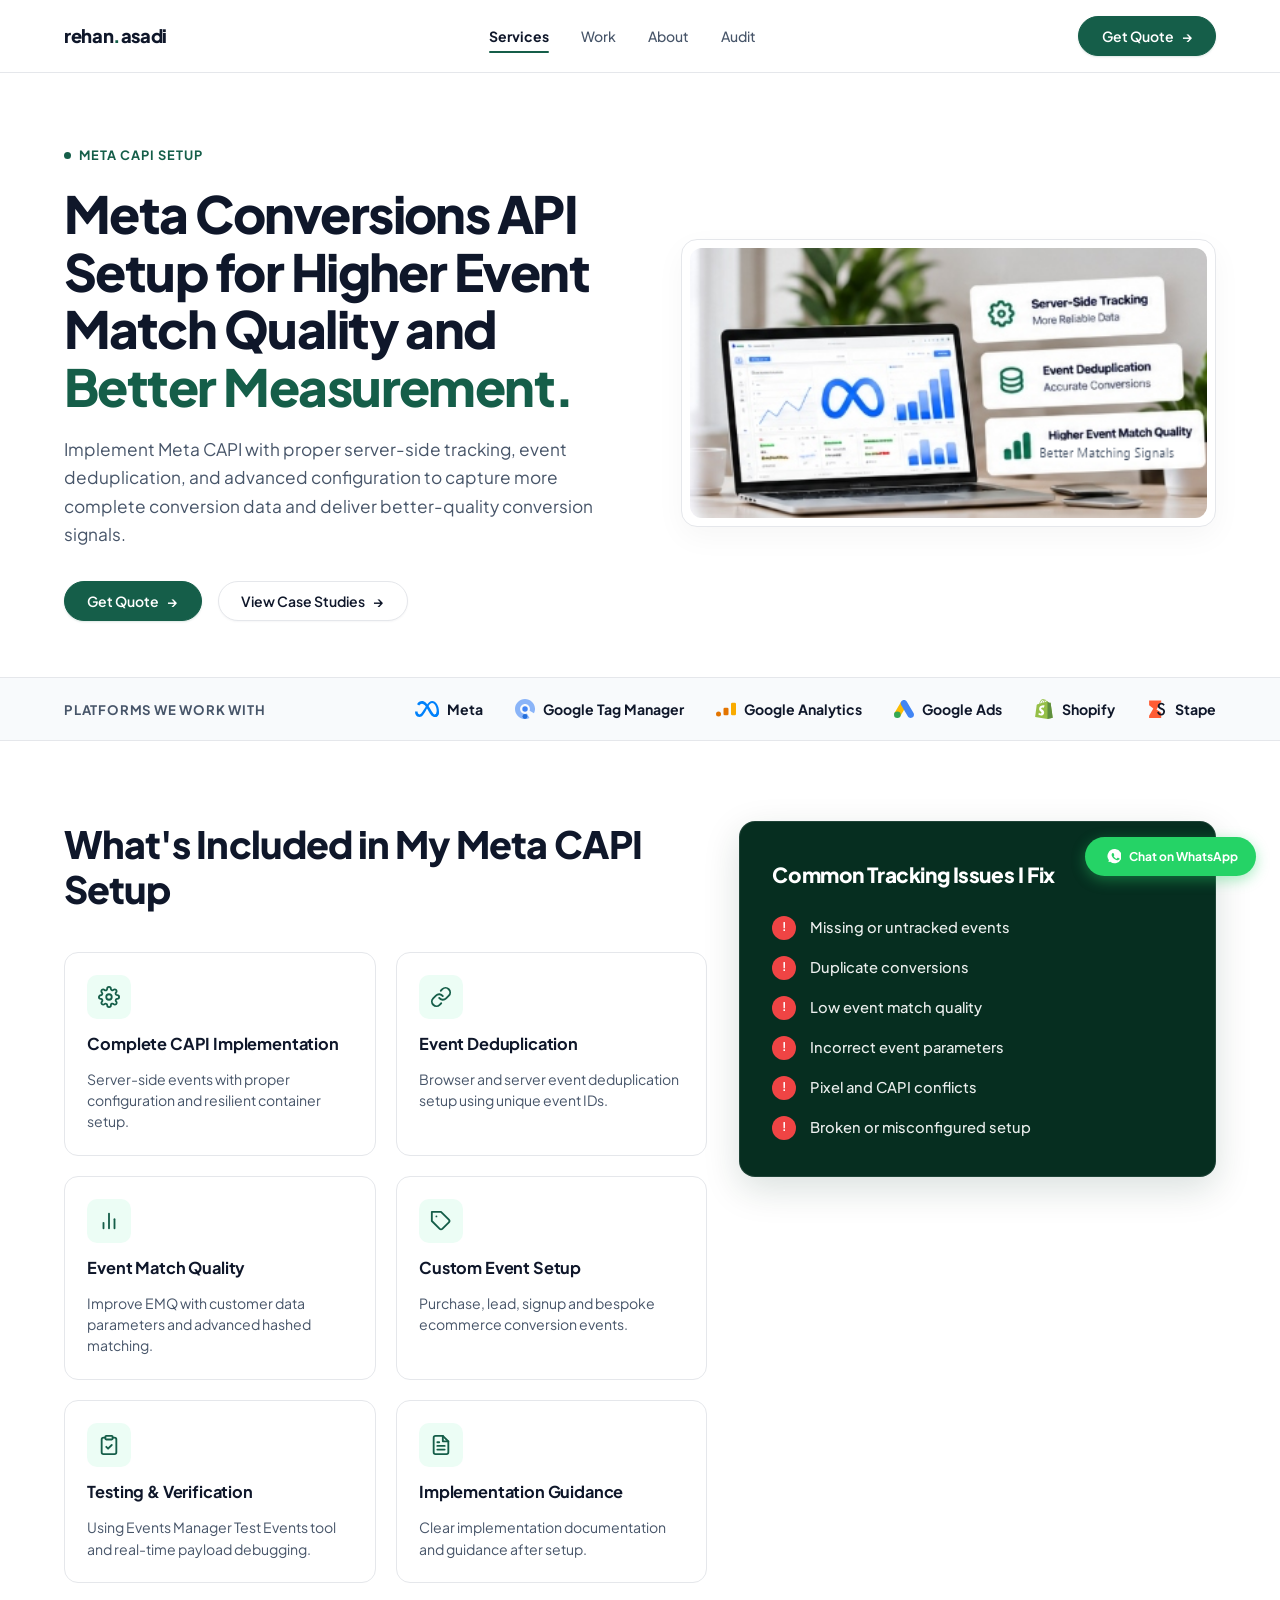
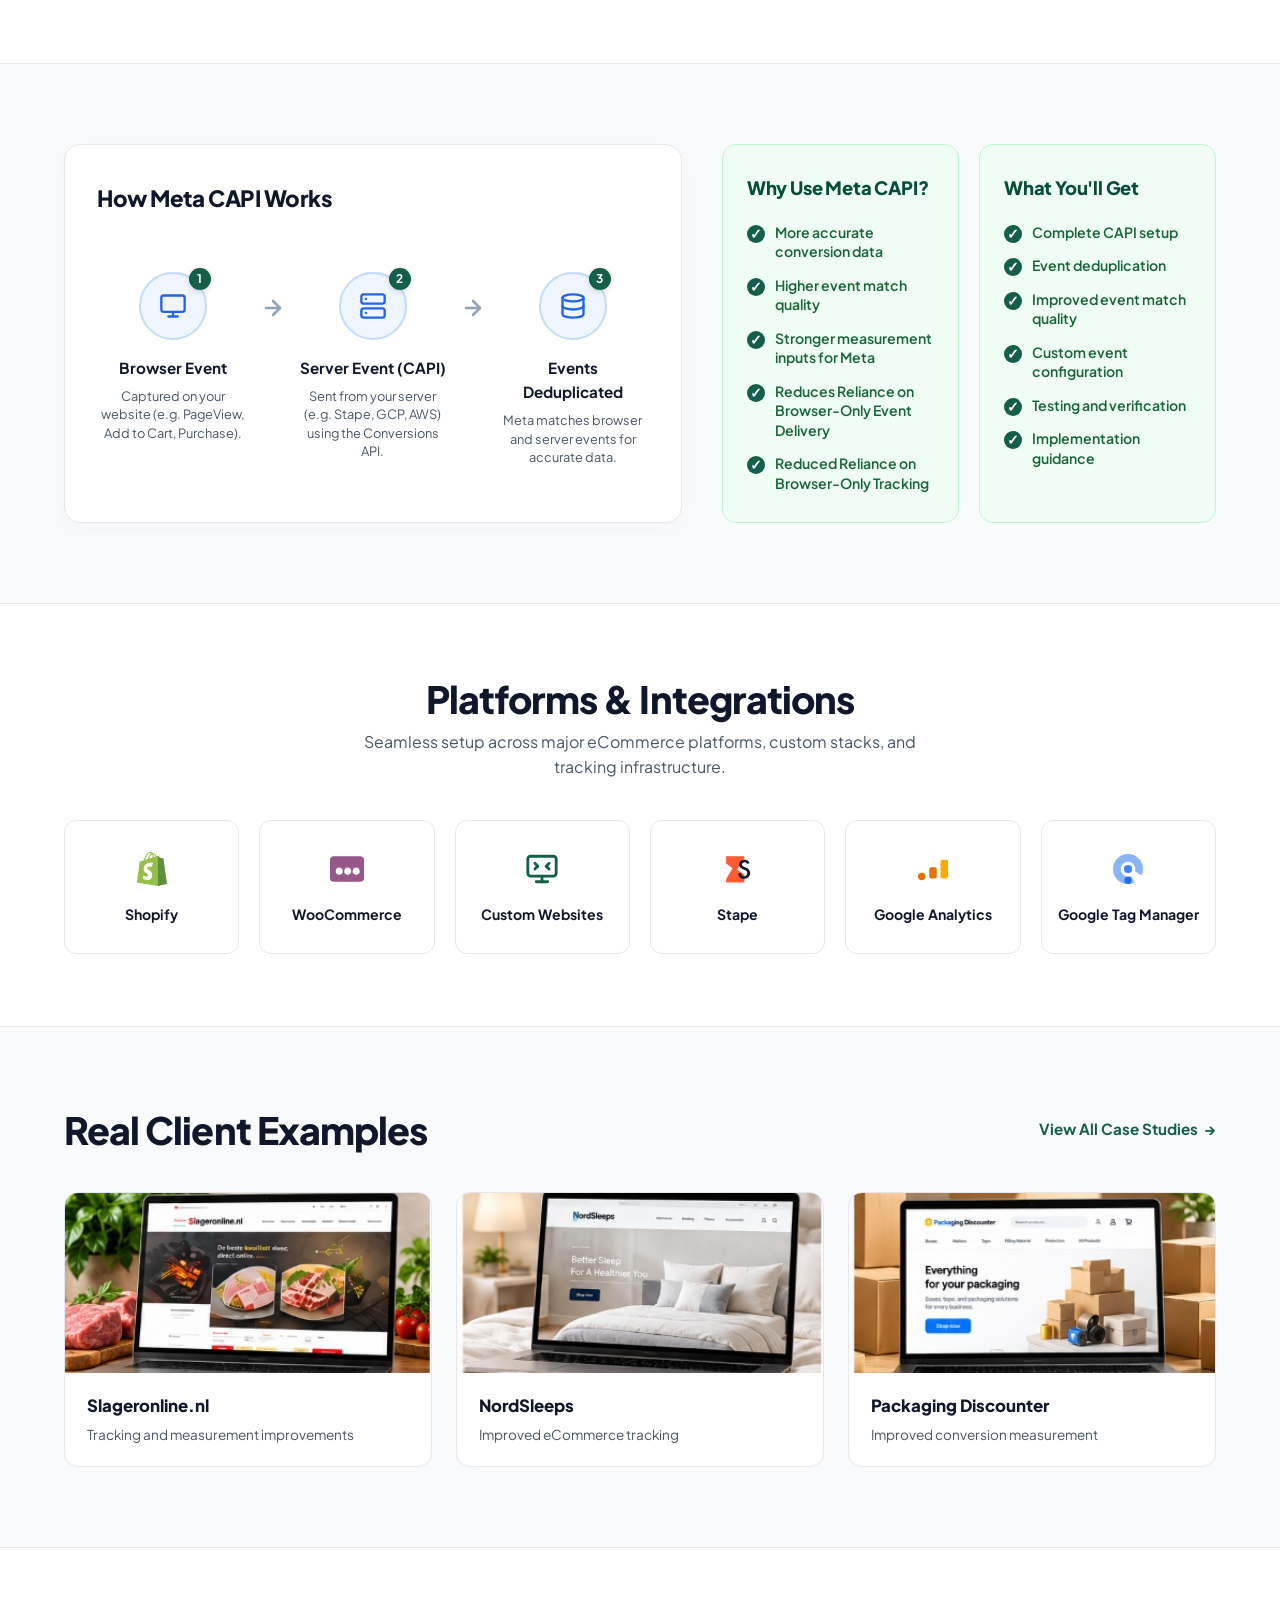
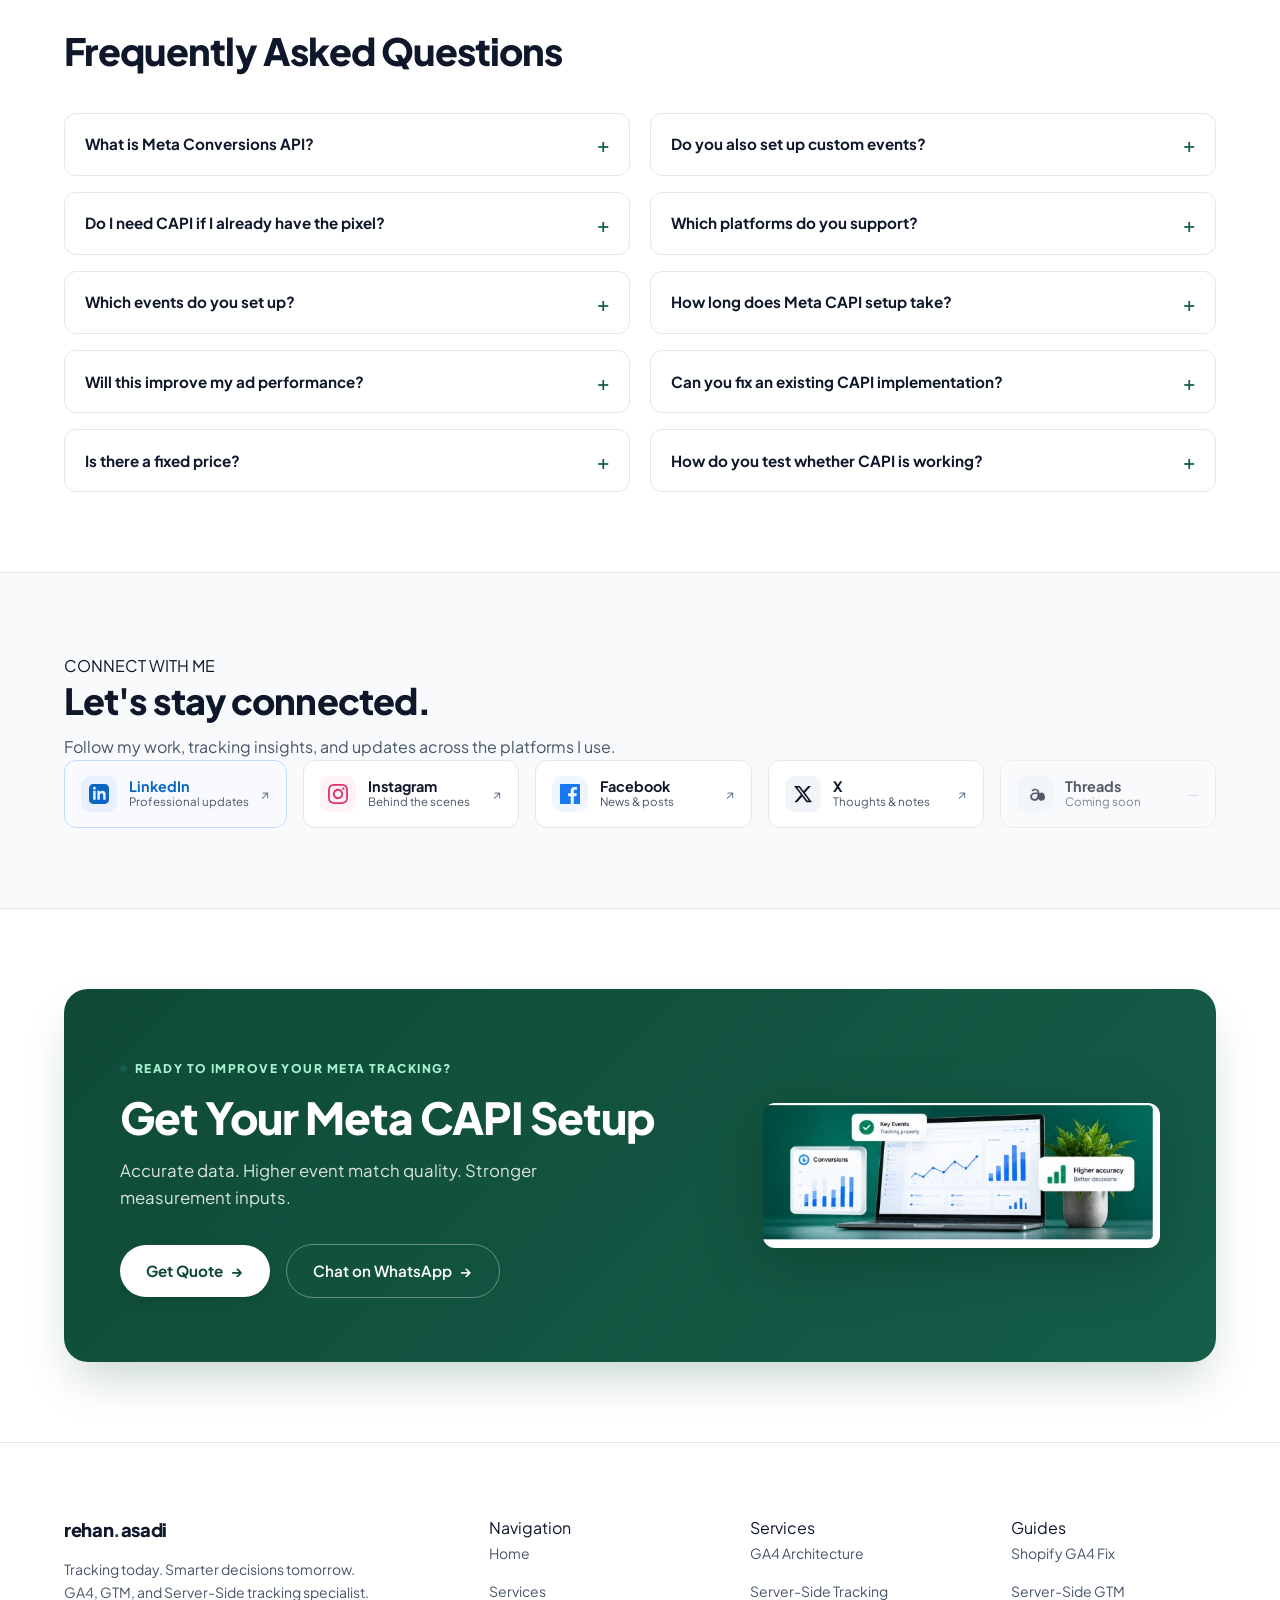
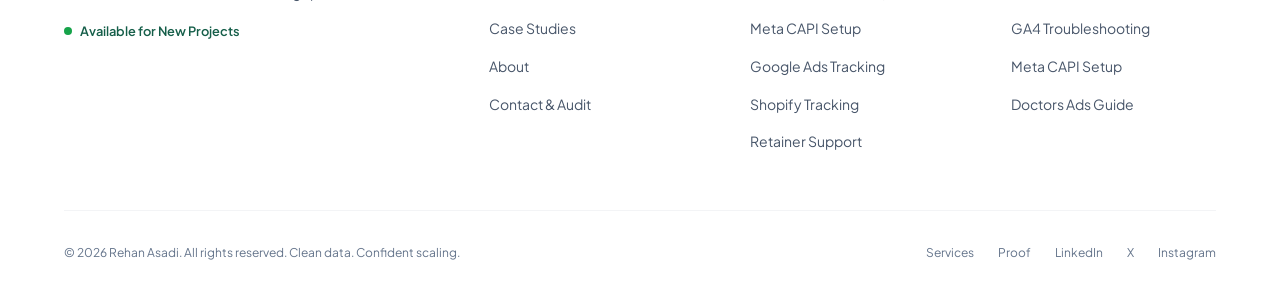
<file: meta-capi-setup.html>
<!DOCTYPE html>
<html lang="en">
<head>
  <!-- Google tag (gtag.js) -->
  <script async src="https://www.googletagmanager.com/gtag/js?id=G-E7CHCE0W9C"></script>
  <script>
    window.dataLayer = window.dataLayer || [];
    function gtag(){dataLayer.push(arguments);}
    gtag('js', new Date());

    gtag('config', 'G-E7CHCE0W9C');
  </script>

    <!-- Favicon -->
  <link rel="icon" type="image/svg+xml" href="/favicon.svg" />
  <link rel="icon" type="image/png" sizes="48x48" href="/favicon-48x48.png" />
  <link rel="icon" type="image/png" sizes="32x32" href="/favicon-32x32.png" />
  <link rel="icon" type="image/png" sizes="16x16" href="/favicon-16x16.png" />
  <link rel="shortcut icon" href="/favicon.ico" />
  <link rel="apple-touch-icon" sizes="180x180" href="/apple-touch-icon.png" />
  <link rel="manifest" href="/site.webmanifest" />

  <meta charset="UTF-8" />
  <meta name="viewport" content="width=device-width, initial-scale=1.0" />
  <title>Meta Conversions API (CAPI) Setup &amp; Server-Side Tracking | Rehan Asadi</title>
  <meta name="description" content="Implement Meta Conversions API (CAPI) with proper server-side tracking, event deduplication, and high Event Match Quality (EMQ) to ensure accurate ad measurement." />
  <meta name="author" content="Rehan Munawar" />
  <link rel="canonical" href="https://rehanasadi.com/meta-capi-setup" />

  <!-- Open Graph / Meta -->
  <meta property="og:type" content="website" />
  <meta property="og:url" content="https://rehanasadi.com/meta-capi-setup" />
  <meta property="og:title" content="Meta Conversions API (CAPI) Setup &amp; Server-Side Tracking | Rehan Asadi" />
  <meta property="og:description" content="Implement Meta Conversions API (CAPI) with proper server-side tracking, event deduplication, and high Event Match Quality (EMQ) to ensure accurate ad measurement." />
  <meta property="og:image" content="https://rehanasadi.com/assets/images/meta-capi-hero-laptop.png" />

  <!-- Fonts & Stylesheets -->
  <link rel="preconnect" href="https://fonts.googleapis.com" />
  <link rel="preconnect" href="https://fonts.gstatic.com" crossorigin />
  <link href="https://fonts.googleapis.com/css2?family=Plus+Jakarta+Sans:wght@400;500;600;700;800&display=swap" rel="stylesheet" />
  <link rel="stylesheet" href="assets/design-system.css" />
  <link rel="stylesheet" href="assets/inner-pages.css" />

  <!-- JSON-LD Structured Data -->
  <script type="application/ld+json">
  {
    "@context": "https://schema.org",
    "@graph": [
      {
        "@type": "BreadcrumbList",
        "itemListElement": [
          {
            "@type": "ListItem",
            "position": 1,
            "name": "Home",
            "item": "https://rehanasadi.com/"
          },
          {
            "@type": "ListItem",
            "position": 2,
            "name": "Services",
            "item": "https://rehanasadi.com/services"
          },
          {
            "@type": "ListItem",
            "position": 3,
            "name": "Meta CAPI Setup",
            "item": "https://rehanasadi.com/meta-capi-setup"
          }
        ]
      },
      {
        "@type": "Service",
        "@id": "https://rehanasadi.com/meta-capi-setup#service",
        "name": "Meta Conversions API (CAPI) Setup & Server-Side Tracking",
        "serviceType": "Meta CAPI Server-Side Tracking Implementation",
        "provider": {
          "@type": "Person",
          "name": "Rehan Munawar",
          "alternateName": "Rehan Asadi",
          "url": "https://rehanasadi.com/about"
        },
        "description": "Professional Meta Conversions API (CAPI) server-side tracking setup with event deduplication, customer matching parameters, and complete testing for accurate ad measurement.",
        "areaServed": "Global"
      },
      {
        "@type": "FAQPage",
        "mainEntity": [
          {
            "@type": "Question",
            "name": "What is Meta Conversions API?",
            "acceptedAnswer": {
              "@type": "Answer",
              "text": "Meta Conversions API (CAPI) is a server-to-server tracking tool that connects your website directly to Meta's servers. Unlike the client-side Meta Pixel that runs in a user's browser and can be blocked by ad blockers or browser privacy restrictions, CAPI sends conversion events directly from your server (via server-side Google Tag Manager or Stape), ensuring complete, accurate data collection."
            }
          },
          {
            "@type": "Question",
            "name": "Do I need CAPI if I already have the pixel?",
            "acceptedAnswer": {
              "@type": "Answer",
              "text": "Yes. Meta recommends running both the Meta Pixel and Conversions API simultaneously in a redundant setup. When configured with unique event IDs, Meta automatically deduplicates identical events. If browser tracking is interrupted or blocked, the server event ensures the conversion is recorded. If server data has higher match parameters, Meta merges both to improve signal quality."
            }
          },
          {
            "@type": "Question",
            "name": "Which events do you set up?",
            "acceptedAnswer": {
              "@type": "Answer",
              "text": "Standard eCommerce implementations cover PageView, ViewContent, AddToCart, InitiateCheckout, and Purchase (including order value, currency, and items). For lead generation businesses, we configure Lead, CompleteRegistration, Contact, and custom conversion events tailored to your funnel."
            }
          },
          {
            "@type": "Question",
            "name": "Will this improve my ad performance?",
            "acceptedAnswer": {
              "@type": "Answer",
              "text": "Meta CAPI directly improves conversion data accuracy and Event Match Quality (EMQ). By sending more complete conversion data and richer customer parameters (hashed emails, phone numbers, click IDs) back to Meta, advertising algorithms receive stronger measurement inputs. While campaign outcomes depend on your creative, offer, and budget, clean conversion data ensures Meta's optimization models operate on accurate signals rather than incomplete browser drops."
            }
          },
          {
            "@type": "Question",
            "name": "Is there a fixed price?",
            "acceptedAnswer": {
              "@type": "Answer",
              "text": "Because store architectures vary — from standard Shopify stores to custom headless stacks or complex WooCommerce setups — pricing is based on the specific scope of work, platforms involved, and custom event requirements. Reach out via WhatsApp with your website details to receive a fast, transparent quote."
            }
          },
          {
            "@type": "Question",
            "name": "Do you also set up custom events?",
            "acceptedAnswer": {
              "@type": "Answer",
              "text": "Yes. Beyond standard Meta events, I configure custom events and parameters (e.g., subscription activations, quote submissions, trial signups, multi-step funnel steps) with full server-side payload handling and matching parameters."
            }
          },
          {
            "@type": "Question",
            "name": "Which platforms do you support?",
            "acceptedAnswer": {
              "@type": "Answer",
              "text": "I implement Meta CAPI across Shopify, Shopify Plus, WooCommerce, Magento, custom web applications (React, Next.js, Node.js, PHP, Laravel), and headless setups using server-side Google Tag Manager (sGTM) hosted on Stape.io or Google Cloud Platform (GCP)."
            }
          },
          {
            "@type": "Question",
            "name": "How long does Meta CAPI setup take?",
            "acceptedAnswer": {
              "@type": "Answer",
              "text": "The timeline depends on your current tracking setup, platform, number of events, server-side architecture, and any existing issues that need debugging. I’ll confirm the expected timeline after reviewing your setup."
            }
          },
          {
            "@type": "Question",
            "name": "Can you fix an existing CAPI implementation?",
            "acceptedAnswer": {
              "@type": "Answer",
              "text": "Absolutely. Many clients come with duplicate conversions (missing event_id), poor Event Match Quality (low EMQ scores due to missing customer parameters), or conflicting app integrations. I audit your existing Pixel and CAPI architecture, eliminate duplicate triggers, and re-engineer the flow cleanly."
            }
          },
          {
            "@type": "Question",
            "name": "How do you test whether CAPI is working?",
            "acceptedAnswer": {
              "@type": "Answer",
              "text": "Every implementation is verified through Meta Events Manager's Test Events tool, real-time server container debugging, and live test orders. We verify that browser and server events fire with identical event_id and event_name, confirm that Meta deduplicates them properly, and verify that customer information parameters are passed and hashed securely."
            }
          }
        ]
      }
    ]
  }
  </script>
</head>
<body>

  <!-- =========================================================================
       1. SHARED SITE HEADER
       ========================================================================= -->
  <header class="site-header">
    <div class="ds-container">
      <div class="site-header-inner">
        <a href="/" class="site-logo" aria-label="Rehan Asadi Home">
          rehan<span>.</span>asadi
        </a>

        <nav class="site-nav" aria-label="Main Navigation">
          <a href="services.html" class="active">Services</a>
          <a href="case-studies.html">Work</a>
          <a href="about.html">About</a>
          <a href="audit.html">Audit</a>
        </nav>

        <div class="nav-actions">
          <a href="https://wa.me/13025603106?text=Hi%20Rehan%2C%20I%20would%20like%20a%20quote%20for%20Meta%20Conversions%20API%20setup." class="btn btn-primary" target="_blank" rel="noopener">
            Get Quote <span class="btn-icon-arrow" aria-hidden="true">→</span>
          </a>
          <button class="mobile-nav-toggle" id="mobile-toggle" aria-label="Toggle navigation menu" aria-expanded="false">
            <svg width="24" height="24" viewBox="0 0 24 24" fill="none" stroke="currentColor" stroke-width="2" stroke-linecap="round" stroke-linejoin="round">
              <line x1="3" y1="12" x2="21" y2="12"></line>
              <line x1="3" y1="6" x2="21" y2="6"></line>
              <line x1="3" y1="18" x2="21" y2="18"></line>
            </svg>
          </button>
        </div>
      </div>
    </div>
  </header>

  <!-- Mobile Drawer Navigation -->
  <div class="mobile-nav-drawer" id="mobile-drawer" hidden>
    <div class="mobile-nav-inner">
      <nav class="mobile-nav-links" aria-label="Mobile Navigation">
        <a href="services.html" class="active">Services</a>
        <a href="case-studies.html">Work</a>
        <a href="about.html">About</a>
        <a href="audit.html">Audit</a>
      </nav>
      <div class="mobile-nav-cta">
        <a href="https://wa.me/13025603106?text=Hi%20Rehan%2C%20I%20would%20like%20a%20quote%20for%20Meta%20Conversions%20API%20setup." class="btn btn-primary" target="_blank" rel="noopener" style="width: 100%; justify-content: center;">
          Get Quote <span class="btn-icon-arrow" aria-hidden="true">→</span>
        </a>
      </div>
    </div>
  </div>

  <main>
    <!-- =========================================================================
         2. HERO SECTION (OPTION B ARCHITECTURE)
         ========================================================================= -->
    <section class="capi-hero-section">
      <div class="ds-container">
        <div class="capi-hero-grid">
          <div class="capi-hero-content">
            <div class="capi-eyebrow">
              <span class="capi-eyebrow-dot" aria-hidden="true"></span>
              META CAPI SETUP
            </div>
            <h1 class="capi-hero-h1">
              Meta Conversions API Setup for Higher Event Match Quality and <span class="hero-highlight">Better Measurement.</span>
            </h1>
            <p class="capi-hero-lead">
              Implement Meta CAPI with proper server-side tracking, event deduplication, and advanced configuration to capture more complete conversion data and deliver better-quality conversion signals.
            </p>
            <div class="capi-hero-actions">
              <a href="https://wa.me/13025603106?text=Hi%20Rehan%2C%20I%20would%20like%20a%20quote%20for%20Meta%20Conversions%20API%20setup." class="btn btn-primary" target="_blank" rel="noopener">
                Get Quote <span class="btn-icon-arrow" aria-hidden="true">→</span>
              </a>
              <a href="case-studies.html" class="btn btn-secondary">
                View Case Studies <span class="btn-icon-arrow" aria-hidden="true">→</span>
              </a>
            </div>
          </div>
          <div class="capi-hero-visual-wrap">
            <img
              src="assets/images/meta-capi-hero-laptop.png"
              alt="Meta Conversions API setup illustration with server-side tracking, event deduplication, and event match quality"
              class="capi-hero-img"
              width="750"
              height="392"
              priority
            />
          </div>
        </div>
      </div>
    </section>

    <!-- =========================================================================
         3. PLATFORMS WE WORK WITH STRIP
         ========================================================================= -->
    <section class="capi-platforms-strip" aria-label="Platforms Supported">
      <div class="ds-container">
        <div class="capi-platforms-inner">
          <span class="capi-platforms-label">Platforms We Work With</span>
          <div class="capi-platforms-list">
            <!-- Meta -->
            <div class="capi-platform-item" title="Meta">
              <svg width="24" height="18" viewBox="0 0 1567 1041" fill="none" xmlns="http://www.w3.org/2000/svg" aria-hidden="true">
                <path d="M169.5 686.5c0 59.9 13.1 105.8 30.3 133.6 22.5 36.4 56 51.8 90.2 51.8 44.2 0 84.5-10.9 162.3-118.6C514.6 667.1 588 546 637.4 470l83.7-128.6c58.1-89.3 125.3-188.6 202.5-255.9C986.5 30.5 1054.5 0 1122.8 0c114.8 0 224.1 66.5 307.7 191.4 91.6 136.7 136 308.8 136 486.5 0 105.6-20.8 183.2-56.2 244.6-34.2 59.3-100.8 118.5-213 118.5V871.9c96 0 120-88.3 120-189.3 0-144-33.6-303.8-107.5-418-52.4-81-120.4-130.5-195.2-130.5-80.8 0-145.9 61.1-219.1 169.9-38.9 57.8-78.8 128.3-123.6 207.8l-49.4 87.5c-99.1 175.9-124.2 216-173.8 282.1C461.9 997.1 387.7 1041 290 1041c-115.8 0-189.1-50.2-234.4-125.8C18.5 853.5.3 772.6.3 680.5z" fill="#0081FB"/>
                <path d="M133.7 203.3C211.3 83.7 323.2 0 451.6 0 525.9 0 599.8 22 677 85.1c84.4 68.9 174.4 182.5 286.7 369.6l40.2 67.1c97.2 162 152.5 245.3 184.8 284.6 41.6 50.5 70.8 65.5 108.6 65.5 96 0 120-88.3 120-189.3l149.2-4.7c0 105.6-20.8 183.2-56.2 244.6-34.2 59.3-100.8 118.5-213 118.5-69.7 0-131.5-15.2-199.8-79.6C1045 911.9 983.6 824 936.4 744.9L796 510.1c-70.5-117.8-135.2-205.6-172.6-245.4-40.2-42.8-92-94.5-174.5-94.5-66.9 0-123.6 46.9-171.1 118.7z" fill="#0081FB"/>
              </svg>
              <span>Meta</span>
            </div>

            <!-- Google Tag Manager -->
            <div class="capi-platform-item" title="Google Tag Manager">
              <svg width="20" height="20" viewBox="0 0 512 512" fill="none" xmlns="http://www.w3.org/2000/svg" aria-hidden="true">
                <path d="M256.5 0C114.8 0 0 114.8 0 256.5s114.8 256.5 256.5 256.5c41.3 0 80.1-9.8 114.5-27.2l-65.7-113.8c-14.7 6.4-31 10-48.8 10-69.3 0-125.5-56.2-125.5-125.5s56.2-125.5 125.5-125.5 125.5 56.2 125.5 125.5c0 15.3-2.7 29.9-7.8 43.4l111.4 64.3C501.2 334.8 513 297 513 256.5 513 114.8 398.2 0 256.5 0z" fill="#8AB4F8"/>
                <circle cx="256.5" cy="256.5" r="70" fill="#4285F4"/>
                <circle cx="254.5" cy="449.5" r="62.5" fill="#246FDB"/>
              </svg>
              <span>Google Tag Manager</span>
            </div>

            <!-- Google Analytics -->
            <div class="capi-platform-item" title="Google Analytics">
              <svg width="20" height="20" viewBox="0 0 24 24" fill="none" xmlns="http://www.w3.org/2000/svg" aria-hidden="true">
                <path d="M22.5 19.5h-3a1.5 1.5 0 0 1-1.5-1.5v-12a1.5 1.5 0 0 1 1.5-1.5h3A1.5 1.5 0 0 1 24 6v12a1.5 1.5 0 0 1-1.5 1.5Z" fill="#F9AB00"/>
                <path d="M13.5 19.5h-3a1.5 1.5 0 0 1-1.5-1.5v-6a1.5 1.5 0 0 1 1.5-1.5h3a1.5 1.5 0 0 1 1.5 1.5v6a1.5 1.5 0 0 1-1.5 1.5Z" fill="#E37400"/>
                <circle cx="3" cy="18" r="3" fill="#E37400"/>
              </svg>
              <span>Google Analytics</span>
            </div>

            <!-- Google Ads -->
            <div class="capi-platform-item" title="Google Ads">
              <svg width="20" height="18" viewBox="0 0 256 230" fill="none" xmlns="http://www.w3.org/2000/svg" aria-hidden="true">
                <path d="M5.888 166.405L90.88 20.9C101.676 27.256 156.116 57.384 164.908 63.114L79.916 208.627C70.62 220.907-5.888 185.04 5.888 166.396v.009Z" fill="#FBBC04"/>
                <path d="M250.084 166.402L165.092 20.906C153.21 1.132 127.619-6.054 106.6 5.625c-21.018 11.679-27.418 36.837-15.536 57.494l84.992 145.514c11.882 19.765 37.473 26.95 58.492 15.272 20.1-11.679 27.418-37.73 15.536-57.503Z" fill="#4285F4"/>
                <ellipse cx="42.664" cy="187.924" rx="42.664" ry="41.604" fill="#34A853"/>
              </svg>
              <span>Google Ads</span>
            </div>

            <!-- Shopify -->
            <div class="capi-platform-item" title="Shopify">
              <svg width="20" height="20" viewBox="0 0 512 512" fill="none" xmlns="http://www.w3.org/2000/svg" aria-hidden="true">
                <path d="M425.9 98.7c-.3-2.7-2.7-3.9-4.5-4.2s-38.1-.6-38.1-.6-30.6-29.7-33.6-32.7-8.8-2.1-11.2-1.5c0 0-5.8 1.8-15.4 4.8-1.5-5.1-3.9-11.5-7.3-17.9-10.9-20.9-26.6-31.8-46-31.8-1.2 0-2.7 0-3.9.3-.6-.6-1.2-1.2-1.8-2.1-8.7-9-19.3-13.3-32-13-24.8.6-49.4 18.5-69.6 50.6-14.2 22.4-24.8 50.6-27.9 72.4-28.5 8.8-48.4 14.8-48.7 15.1-14.2 4.5-14.8 4.8-16.7 18.5-1.5 10-39.1 301-39.1 301L345.3 512l136.5-33.9c.1 0-55.6-377-55.9-379.4M307.2 69.3c-7.3 2.1-15.4 4.8-24.5 7.6-.3-12.4-1.8-30-7.6-45.1 19 3.6 28.1 24.8 32.1 37.5m-40.9 12.8c-16.7 5.1-34.5 10.6-52.7 16.3 5.1-19.4 14.8-38.8 26.6-51.5 4.5-4.8 10.6-10 17.9-13 7 14.3 8.2 34.5 8.2 48.2m-33.9-65.4c5.8 0 10.6 1.2 14.8 3.9-6.7 3.3-13.3 8.5-19.4 15.1-15.7 17-27.9 43-32.7 68.4-15.1 4.5-29.7 9.1-43.3 13.3 9.1-39.9 42.4-99.5 80.6-100.7" fill="#95BF47"/>
                <path d="M421.3 94.5c-1.8-.3-38.1-.6-38.1-.6s-30.6-29.7-33.6-32.7c-1.2-1.2-2.7-1.8-4.2-1.8V512l136.5-33.9s-55.7-376.6-56-379.4c-.7-2.7-2.8-3.9-4.6-4.2" fill="#5E8E3E"/>
                <path d="M269.6 164.7 253.9 224s-17.6-8.2-38.8-6.7c-30.9 1.8-31.2 21.2-30.9 26.3 1.8 26.6 71.5 32.4 75.4 94.5 3 49-26 82.4-67.8 85.1-50.3 3-77.8-26.3-77.8-26.3l10.6-45.1s27.9 20.9 50 19.7c14.5-.9 19.7-12.7 19.1-21.2-2.1-34.5-59-32.7-62.7-89.3-3-47.8 28.5-96.3 97.8-100.8 27.2-2.4 40.8 4.5 40.8 4.5" fill="#FFFFFF"/>
              </svg>
              <span>Shopify</span>
            </div>

            <!-- Stape -->
            <div class="capi-platform-item" title="Stape / sGTM">
              <svg width="20" height="20" viewBox="0 2 36 38" fill="none" xmlns="http://www.w3.org/2000/svg" aria-hidden="true">
                <path d="M26 7L17 22L26 28V38H3V34L11 20L3 14V5H26V7Z" fill="#FF5C35"/>
                <path d="M32.6989 13.1104L29.838 14.8057C29.3032 13.8773 28.7936 13.2718 28.3092 12.9893C27.8046 12.6663 27.1538 12.5049 26.3566 12.5049C25.3777 12.5049 24.5654 12.7824 23.9196 13.3374C23.2737 13.8823 22.9508 14.5685 22.9508 15.396C22.9508 16.5363 23.7985 17.4546 25.4938 18.1509L27.8248 19.1045C29.722 19.8714 31.1095 20.8099 31.9874 21.9199C32.8654 23.0199 33.3043 24.3721 33.3043 25.9766C33.3043 28.126 32.5878 29.902 31.1549 31.3047C29.7119 32.7174 27.9207 33.4238 25.7814 33.4238C23.7531 33.4238 22.0779 32.8234 20.756 31.6226C19.4542 30.4217 18.6419 28.7314 18.319 26.5518L21.8912 25.7646C22.0527 27.137 22.3352 28.0856 22.7389 28.6104C23.4655 29.6195 24.525 30.124 25.9176 30.124C27.0175 30.124 27.9308 29.7557 28.6573 29.019C29.3839 28.2824 29.7472 27.349 29.7472 26.2188C29.7472 25.7646 29.6816 25.3509 29.5504 24.9775C29.4293 24.5941 29.2325 24.2459 28.9601 23.9331C28.6977 23.6102 28.3546 23.3125 27.9308 23.04C27.507 22.7575 27.0024 22.4901 26.4171 22.2378L24.1617 21.2993C20.9628 19.9471 19.3634 17.9692 19.3634 15.3657C19.3634 13.6099 20.0345 12.1416 21.3766 10.9609C22.7187 9.77018 24.3888 9.1748 26.3868 9.1748C29.0812 9.1748 31.1852 10.4867 32.6989 13.1104Z" fill="#111827"/>
              </svg>
              <span>Stape</span>
            </div>
          </div>
        </div>
      </div>
    </section>

    <!-- =========================================================================
         4. WHAT'S INCLUDED IN MY META CAPI SETUP + COMMON ISSUES I FIX
         ========================================================================= -->
    <section class="capi-included-section">
      <div class="ds-container">
        <div class="capi-two-col-layout">
          <!-- Left Column: What's Included 6 Cards -->
          <div>
            <div class="capi-sec-header">
              <h2 class="capi-sec-h2">What's Included in My Meta CAPI Setup</h2>
            </div>
            <div class="capi-cards-subgrid">
              <!-- Card 1 -->
              <div class="capi-card">
                <div class="capi-card-icon-wrap" aria-hidden="true">
                  <svg width="22" height="22" viewBox="0 0 24 24" fill="none" stroke="currentColor" stroke-width="2" stroke-linecap="round" stroke-linejoin="round">
                    <circle cx="12" cy="12" r="3"></circle>
                    <path d="M19.4 15a1.65 1.65 0 0 0 .33 1.82l.06.06a2 2 0 0 1 0 2.83 2 2 0 0 1-2.83 0l-.06-.06a1.65 1.65 0 0 0-1.82-.33 1.65 1.65 0 0 0-1 1.51V21a2 2 0 0 1-2 2 2 2 0 0 1-2-2v-.09A1.65 1.65 0 0 0 9 19.4a1.65 1.65 0 0 0-1.82.33l-.06.06a2 2 0 0 1-2.83 0 2 2 0 0 1 0-2.83l.06-.06a1.65 1.65 0 0 0 .33-1.82 1.65 1.65 0 0 0-1.51-1H3a2 2 0 0 1-2-2 2 2 0 0 1 2-2h.09A1.65 1.65 0 0 0 4.6 9a1.65 1.65 0 0 0-.33-1.82l-.06-.06a2 2 0 0 1 0-2.83 2 2 0 0 1 2.83 0l.06.06a1.65 1.65 0 0 0 1.82.33H9a1.65 1.65 0 0 0 1-1.51V3a2 2 0 0 1 2-2 2 2 0 0 1 2 2v.09a1.65 1.65 0 0 0 1 1.51 1.65 1.65 0 0 0 1.82-.33l.06-.06a2 2 0 0 1 2.83 0 2 2 0 0 1 0 2.83l-.06.06a1.65 1.65 0 0 0-.33 1.82V9a1.65 1.65 0 0 0 1.51 1H21a2 2 0 0 1 2 2 2 2 0 0 1-2 2h-.09a1.65 1.65 0 0 0-1.51 1z"></path>
                  </svg>
                </div>
                <h3 class="capi-card-title">Complete CAPI Implementation</h3>
                <p class="capi-card-desc">Server-side events with proper configuration and resilient container setup.</p>
              </div>

              <!-- Card 2 -->
              <div class="capi-card">
                <div class="capi-card-icon-wrap" aria-hidden="true">
                  <svg width="22" height="22" viewBox="0 0 24 24" fill="none" stroke="currentColor" stroke-width="2" stroke-linecap="round" stroke-linejoin="round">
                    <path d="M10 13a5 5 0 0 0 7.54.54l3-3a5 5 0 0 0-7.07-7.07l-1.72 1.71"></path>
                    <path d="M14 11a5 5 0 0 0-7.54-.54l-3 3a5 5 0 0 0 7.07 7.07l1.71-1.71"></path>
                  </svg>
                </div>
                <h3 class="capi-card-title">Event Deduplication</h3>
                <p class="capi-card-desc">Browser and server event deduplication setup using unique event IDs.</p>
              </div>

              <!-- Card 3 -->
              <div class="capi-card">
                <div class="capi-card-icon-wrap" aria-hidden="true">
                  <svg width="22" height="22" viewBox="0 0 24 24" fill="none" stroke="currentColor" stroke-width="2" stroke-linecap="round" stroke-linejoin="round">
                    <line x1="18" y1="20" x2="18" y2="10"></line>
                    <line x1="12" y1="20" x2="12" y2="4"></line>
                    <line x1="6" y1="20" x2="6" y2="14"></line>
                  </svg>
                </div>
                <h3 class="capi-card-title">Event Match Quality</h3>
                <p class="capi-card-desc">Improve EMQ with customer data parameters and advanced hashed matching.</p>
              </div>

              <!-- Card 4 -->
              <div class="capi-card">
                <div class="capi-card-icon-wrap" aria-hidden="true">
                  <svg width="22" height="22" viewBox="0 0 24 24" fill="none" stroke="currentColor" stroke-width="2" stroke-linecap="round" stroke-linejoin="round">
                    <path d="M20.59 13.41l-7.17 7.17a2 2 0 0 1-2.83 0L2 12V2h10l8.59 8.59a2 2 0 0 1 0 2.82z"></path>
                    <line x1="7" y1="7" x2="7.01" y2="7"></line>
                  </svg>
                </div>
                <h3 class="capi-card-title">Custom Event Setup</h3>
                <p class="capi-card-desc">Purchase, lead, signup and bespoke ecommerce conversion events.</p>
              </div>

              <!-- Card 5 -->
              <div class="capi-card">
                <div class="capi-card-icon-wrap" aria-hidden="true">
                  <svg width="22" height="22" viewBox="0 0 24 24" fill="none" stroke="currentColor" stroke-width="2" stroke-linecap="round" stroke-linejoin="round">
                    <path d="M16 4h2a2 2 0 0 1 2 2v14a2 2 0 0 1-2 2H6a2 2 0 0 1-2-2V6a2 2 0 0 1 2-2h2"></path>
                    <rect x="8" y="2" width="8" height="4" rx="1" ry="1"></rect>
                    <path d="m9 14 2 2 4-4"></path>
                  </svg>
                </div>
                <h3 class="capi-card-title">Testing &amp; Verification</h3>
                <p class="capi-card-desc">Using Events Manager Test Events tool and real-time payload debugging.</p>
              </div>

              <!-- Card 6 -->
              <div class="capi-card">
                <div class="capi-card-icon-wrap" aria-hidden="true">
                  <svg width="22" height="22" viewBox="0 0 24 24" fill="none" stroke="currentColor" stroke-width="2" stroke-linecap="round" stroke-linejoin="round">
                    <path d="M14 2H6a2 2 0 0 0-2 2v16a2 2 0 0 0 2 2h12a2 2 0 0 0 2-2V8z"></path>
                    <polyline points="14 2 14 8 20 8"></polyline>
                    <line x1="16" y1="13" x2="8" y2="13"></line>
                    <line x1="16" y1="17" x2="8" y2="17"></line>
                    <polyline points="10 9 9 9 8 9"></polyline>
                  </svg>
                </div>
                <h3 class="capi-card-title">Implementation Guidance</h3>
                <p class="capi-card-desc">Clear implementation documentation and guidance after setup.</p>
              </div>
            </div>
          </div>

          <!-- Right Column: Dark Issues Panel -->
          <div class="capi-issues-panel">
            <h3 class="capi-issues-title">Common Tracking Issues I Fix</h3>
            <ul class="capi-issues-list">
              <li class="capi-issue-item">
                <span class="capi-issue-badge" aria-hidden="true">!</span>
                <span>Missing or untracked events</span>
              </li>
              <li class="capi-issue-item">
                <span class="capi-issue-badge" aria-hidden="true">!</span>
                <span>Duplicate conversions</span>
              </li>
              <li class="capi-issue-item">
                <span class="capi-issue-badge" aria-hidden="true">!</span>
                <span>Low event match quality</span>
              </li>
              <li class="capi-issue-item">
                <span class="capi-issue-badge" aria-hidden="true">!</span>
                <span>Incorrect event parameters</span>
              </li>
              <li class="capi-issue-item">
                <span class="capi-issue-badge" aria-hidden="true">!</span>
                <span>Pixel and CAPI conflicts</span>
              </li>
              <li class="capi-issue-item">
                <span class="capi-issue-badge" aria-hidden="true">!</span>
                <span>Broken or misconfigured setup</span>
              </li>
            </ul>
          </div>
        </div>
      </div>
    </section>

    <!-- =========================================================================
         5. HOW META CAPI WORKS + WHY USE META CAPI / WHAT YOU'LL GET
         ========================================================================= -->
    <section class="capi-workflow-section">
      <div class="ds-container">
        <div class="capi-workflow-grid">
          <!-- Left: How Meta CAPI Works Box -->
          <div class="capi-workflow-box">
            <h2 class="capi-workflow-title">How Meta CAPI Works</h2>
            <div class="capi-diagram-steps">
              <!-- Step 1 -->
              <div class="capi-step">
                <div class="capi-step-bubble">
                  <span class="capi-step-num">1</span>
                  <svg width="28" height="28" viewBox="0 0 24 24" fill="none" stroke="currentColor" stroke-width="2" stroke-linecap="round" stroke-linejoin="round" aria-hidden="true">
                    <rect x="2" y="3" width="20" height="14" rx="2" ry="2"></rect>
                    <line x1="8" y1="21" x2="16" y2="21"></line>
                    <line x1="12" y1="17" x2="12" y2="21"></line>
                  </svg>
                </div>
                <h3 class="capi-step-name">Browser Event</h3>
                <p class="capi-step-desc">Captured on your website (e.g. PageView, Add to Cart, Purchase).</p>
              </div>

              <!-- Arrow -->
              <div class="capi-flow-arrow" aria-hidden="true">
                <svg width="24" height="24" viewBox="0 0 24 24" fill="none" stroke="currentColor" stroke-width="2.5" stroke-linecap="round" stroke-linejoin="round">
                  <line x1="5" y1="12" x2="19" y2="12"></line>
                  <polyline points="12 5 19 12 12 19"></polyline>
                </svg>
              </div>

              <!-- Step 2 -->
              <div class="capi-step">
                <div class="capi-step-bubble">
                  <span class="capi-step-num">2</span>
                  <svg width="28" height="28" viewBox="0 0 24 24" fill="none" stroke="currentColor" stroke-width="2" stroke-linecap="round" stroke-linejoin="round" aria-hidden="true">
                    <rect x="2" y="2" width="20" height="8" rx="2" ry="2"></rect>
                    <rect x="2" y="14" width="20" height="8" rx="2" ry="2"></rect>
                    <line x1="6" y1="6" x2="6.01" y2="6"></line>
                    <line x1="6" y1="18" x2="6.01" y2="18"></line>
                  </svg>
                </div>
                <h3 class="capi-step-name">Server Event (CAPI)</h3>
                <p class="capi-step-desc">Sent from your server (e.g. Stape, GCP, AWS) using the Conversions API.</p>
              </div>

              <!-- Arrow -->
              <div class="capi-flow-arrow" aria-hidden="true">
                <svg width="24" height="24" viewBox="0 0 24 24" fill="none" stroke="currentColor" stroke-width="2.5" stroke-linecap="round" stroke-linejoin="round">
                  <line x1="5" y1="12" x2="19" y2="12"></line>
                  <polyline points="12 5 19 12 12 19"></polyline>
                </svg>
              </div>

              <!-- Step 3 -->
              <div class="capi-step">
                <div class="capi-step-bubble">
                  <span class="capi-step-num">3</span>
                  <svg width="28" height="28" viewBox="0 0 24 24" fill="none" stroke="currentColor" stroke-width="2" stroke-linecap="round" stroke-linejoin="round" aria-hidden="true">
                    <ellipse cx="12" cy="5" rx="9" ry="3"></ellipse>
                    <path d="M21 12c0 1.66-4 3-9 3s-9-1.34-9-3"></path>
                    <path d="M3 5v14c0 1.66 4 3 9 3s9-1.34 9-3V5"></path>
                  </svg>
                </div>
                <h3 class="capi-step-name">Events Deduplicated</h3>
                <p class="capi-step-desc">Meta matches browser and server events for accurate data.</p>
              </div>
            </div>
          </div>

          <!-- Right: 2 Stacked/Grid Mint Cards -->
          <div class="capi-benefits-grid">
            <!-- Mint Card 1: Why Use Meta CAPI? -->
            <div class="capi-mint-card">
              <h3 class="capi-mint-title">Why Use Meta CAPI?</h3>
              <ul class="capi-mint-list">
                <li class="capi-mint-item">
                  <span class="capi-mint-check" aria-hidden="true">✓</span>
                  <span>More accurate conversion data</span>
                </li>
                <li class="capi-mint-item">
                  <span class="capi-mint-check" aria-hidden="true">✓</span>
                  <span>Higher event match quality</span>
                </li>
                <li class="capi-mint-item">
                  <span class="capi-mint-check" aria-hidden="true">✓</span>
                  <span>Stronger measurement inputs for Meta</span>
                </li>
                <li class="capi-mint-item">
                  <span class="capi-mint-check" aria-hidden="true">✓</span>
                  <span>Reduces Reliance on Browser-Only Event Delivery</span>
                </li>
                <li class="capi-mint-item">
                  <span class="capi-mint-check" aria-hidden="true">✓</span>
                  <span>Reduced Reliance on Browser-Only Tracking</span>
                </li>
              </ul>
            </div>

            <!-- Mint Card 2: What You'll Get -->
            <div class="capi-mint-card">
              <h3 class="capi-mint-title">What You'll Get</h3>
              <ul class="capi-mint-list">
                <li class="capi-mint-item">
                  <span class="capi-mint-check" aria-hidden="true">✓</span>
                  <span>Complete CAPI setup</span>
                </li>
                <li class="capi-mint-item">
                  <span class="capi-mint-check" aria-hidden="true">✓</span>
                  <span>Event deduplication</span>
                </li>
                <li class="capi-mint-item">
                  <span class="capi-mint-check" aria-hidden="true">✓</span>
                  <span>Improved event match quality</span>
                </li>
                <li class="capi-mint-item">
                  <span class="capi-mint-check" aria-hidden="true">✓</span>
                  <span>Custom event configuration</span>
                </li>
                <li class="capi-mint-item">
                  <span class="capi-mint-check" aria-hidden="true">✓</span>
                  <span>Testing and verification</span>
                </li>
                <li class="capi-mint-item">
                  <span class="capi-mint-check" aria-hidden="true">✓</span>
                  <span>Implementation guidance</span>
                </li>
              </ul>
            </div>
          </div>
        </div>
      </div>
    </section>

    <!-- =========================================================================
         6. PLATFORMS & INTEGRATIONS
         ========================================================================= -->
    <section class="capi-integrations-section">
      <div class="ds-container">
        <div class="capi-sec-header" style="text-align: center; max-width: 600px; margin: 0 auto 2.5rem;">
          <h2 class="capi-sec-h2">Platforms &amp; Integrations</h2>
          <p class="capi-sec-sub">Seamless setup across major eCommerce platforms, custom stacks, and tracking infrastructure.</p>
        </div>

        <div class="capi-integrations-grid">
          <!-- 1. Shopify -->
          <div class="capi-integration-card">
            <div class="capi-integration-icon" aria-hidden="true">
              <svg width="34" height="34" viewBox="0 0 512 512" fill="none" xmlns="http://www.w3.org/2000/svg">
                <path d="M425.9 98.7c-.3-2.7-2.7-3.9-4.5-4.2s-38.1-.6-38.1-.6-30.6-29.7-33.6-32.7-8.8-2.1-11.2-1.5c0 0-5.8 1.8-15.4 4.8-1.5-5.1-3.9-11.5-7.3-17.9-10.9-20.9-26.6-31.8-46-31.8-1.2 0-2.7 0-3.9.3-.6-.6-1.2-1.2-1.8-2.1-8.7-9-19.3-13.3-32-13-24.8.6-49.4 18.5-69.6 50.6-14.2 22.4-24.8 50.6-27.9 72.4-28.5 8.8-48.4 14.8-48.7 15.1-14.2 4.5-14.8 4.8-16.7 18.5-1.5 10-39.1 301-39.1 301L345.3 512l136.5-33.9c.1 0-55.6-377-55.9-379.4M307.2 69.3c-7.3 2.1-15.4 4.8-24.5 7.6-.3-12.4-1.8-30-7.6-45.1 19 3.6 28.1 24.8 32.1 37.5m-40.9 12.8c-16.7 5.1-34.5 10.6-52.7 16.3 5.1-19.4 14.8-38.8 26.6-51.5 4.5-4.8 10.6-10 17.9-13 7 14.3 8.2 34.5 8.2 48.2m-33.9-65.4c5.8 0 10.6 1.2 14.8 3.9-6.7 3.3-13.3 8.5-19.4 15.1-15.7 17-27.9 43-32.7 68.4-15.1 4.5-29.7 9.1-43.3 13.3 9.1-39.9 42.4-99.5 80.6-100.7" fill="#95BF47"/>
                <path d="M421.3 94.5c-1.8-.3-38.1-.6-38.1-.6s-30.6-29.7-33.6-32.7c-1.2-1.2-2.7-1.8-4.2-1.8V512l136.5-33.9s-55.7-376.6-56-379.4c-.7-2.7-2.8-3.9-4.6-4.2" fill="#5E8E3E"/>
                <path d="M269.6 164.7 253.9 224s-17.6-8.2-38.8-6.7c-30.9 1.8-31.2 21.2-30.9 26.3 1.8 26.6 71.5 32.4 75.4 94.5 3 49-26 82.4-67.8 85.1-50.3 3-77.8-26.3-77.8-26.3l10.6-45.1s27.9 20.9 50 19.7c14.5-.9 19.7-12.7 19.1-21.2-2.1-34.5-59-32.7-62.7-89.3-3-47.8 28.5-96.3 97.8-100.8 27.2-2.4 40.8 4.5 40.8 4.5" fill="#FFFFFF"/>
              </svg>
            </div>
            <span class="capi-integration-name">Shopify</span>
          </div>

          <!-- 2. WooCommerce -->
          <div class="capi-integration-card">
            <div class="capi-integration-icon" aria-hidden="true">
              <svg width="34" height="34" viewBox="0 0 24 24" fill="#96588A">
                <path d="M21.5 3h-19C1.12 3 0 4.12 0 5.5v13C0 19.88 1.12 21 2.5 21h19c1.38 0 2.5-1.12 2.5-2.5v-13C24 4.12 22.88 3 21.5 3zM6.5 16c-1.38 0-2.5-1.12-2.5-2.5s1.12-2.5 2.5-2.5 2.5 1.12 2.5 2.5-1.12 2.5-2.5 2.5zm6 0c-1.38 0-2.5-1.12-2.5-2.5s1.12-2.5 2.5-2.5 2.5 1.12 2.5 2.5-1.12 2.5-2.5 2.5zm6 0c-1.38 0-2.5-1.12-2.5-2.5s1.12-2.5 2.5-2.5 2.5 1.12 2.5 2.5-1.12 2.5-2.5 2.5z"/>
              </svg>
            </div>
            <span class="capi-integration-name">WooCommerce</span>
          </div>

          <!-- 3. Custom Websites -->
          <div class="capi-integration-card">
            <div class="capi-integration-icon" aria-hidden="true">
              <svg width="34" height="34" viewBox="0 0 24 24" fill="none" stroke="#155E49" stroke-width="2" stroke-linecap="round" stroke-linejoin="round">
                <rect x="2" y="3" width="20" height="14" rx="2" ry="2"></rect>
                <line x1="8" y1="21" x2="16" y2="21"></line>
                <line x1="12" y1="17" x2="12" y2="21"></line>
                <line x1="7" y1="8" x2="9" y2="10"></line>
                <line x1="9" y1="10" x2="7" y2="12"></line>
                <line x1="17" y1="8" x2="15" y2="10"></line>
                <line x1="15" y1="10" x2="17" y2="12"></line>
              </svg>
            </div>
            <span class="capi-integration-name">Custom Websites</span>
          </div>

          <!-- 4. Stape -->
          <div class="capi-integration-card">
            <div class="capi-integration-icon" aria-hidden="true">
              <svg width="30" height="30" viewBox="0 2 36 38" fill="none" xmlns="http://www.w3.org/2000/svg">
                <path d="M26 7L17 22L26 28V38H3V34L11 20L3 14V5H26V7Z" fill="#FF5C35"/>
                <path d="M32.6989 13.1104L29.838 14.8057C29.3032 13.8773 28.7936 13.2718 28.3092 12.9893C27.8046 12.6663 27.1538 12.5049 26.3566 12.5049C25.3777 12.5049 24.5654 12.7824 23.9196 13.3374C23.2737 13.8823 22.9508 14.5685 22.9508 15.396C22.9508 16.5363 23.7985 17.4546 25.4938 18.1509L27.8248 19.1045C29.722 19.8714 31.1095 20.8099 31.9874 21.9199C32.8654 23.0199 33.3043 24.3721 33.3043 25.9766C33.3043 28.126 32.5878 29.902 31.1549 31.3047C29.7119 32.7174 27.9207 33.4238 25.7814 33.4238C23.7531 33.4238 22.0779 32.8234 20.756 31.6226C19.4542 30.4217 18.6419 28.7314 18.319 26.5518L21.8912 25.7646C22.0527 27.137 22.3352 28.0856 22.7389 28.6104C23.4655 29.6195 24.525 30.124 25.9176 30.124C27.0175 30.124 27.9308 29.7557 28.6573 29.019C29.3839 28.2824 29.7472 27.349 29.7472 26.2188C29.7472 25.7646 29.6816 25.3509 29.5504 24.9775C29.4293 24.5941 29.2325 24.2459 28.9601 23.9331C28.6977 23.6102 28.3546 23.3125 27.9308 23.04C27.507 22.7575 27.0024 22.4901 26.4171 22.2378L24.1617 21.2993C20.9628 19.9471 19.3634 17.9692 19.3634 15.3657C19.3634 13.6099 20.0345 12.1416 21.3766 10.9609C22.7187 9.77018 24.3888 9.1748 26.3868 9.1748C29.0812 9.1748 31.1852 10.4867 32.6989 13.1104Z" fill="#111827"/>
              </svg>
            </div>
            <span class="capi-integration-name">Stape</span>
          </div>

          <!-- 5. Google Analytics -->
          <div class="capi-integration-card">
            <div class="capi-integration-icon" aria-hidden="true">
              <svg width="30" height="30" viewBox="0 0 24 24" fill="none" xmlns="http://www.w3.org/2000/svg">
                <path d="M22.5 19.5h-3a1.5 1.5 0 0 1-1.5-1.5v-12a1.5 1.5 0 0 1 1.5-1.5h3A1.5 1.5 0 0 1 24 6v12a1.5 1.5 0 0 1-1.5 1.5Z" fill="#F9AB00"/>
                <path d="M13.5 19.5h-3a1.5 1.5 0 0 1-1.5-1.5v-6a1.5 1.5 0 0 1 1.5-1.5h3a1.5 1.5 0 0 1 1.5 1.5v6a1.5 1.5 0 0 1-1.5 1.5Z" fill="#E37400"/>
                <circle cx="3" cy="18" r="3" fill="#E37400"/>
              </svg>
            </div>
            <span class="capi-integration-name">Google Analytics</span>
          </div>

          <!-- 6. Google Tag Manager -->
          <div class="capi-integration-card">
            <div class="capi-integration-icon" aria-hidden="true">
              <svg width="30" height="30" viewBox="0 0 512 512" fill="none" xmlns="http://www.w3.org/2000/svg">
                <path d="M256.5 0C114.8 0 0 114.8 0 256.5s114.8 256.5 256.5 256.5c41.3 0 80.1-9.8 114.5-27.2l-65.7-113.8c-14.7 6.4-31 10-48.8 10-69.3 0-125.5-56.2-125.5-125.5s56.2-125.5 125.5-125.5 125.5 56.2 125.5 125.5c0 15.3-2.7 29.9-7.8 43.4l111.4 64.3C501.2 334.8 513 297 513 256.5 513 114.8 398.2 0 256.5 0z" fill="#8AB4F8"/>
                <circle cx="256.5" cy="256.5" r="70" fill="#4285F4"/>
                <circle cx="254.5" cy="449.5" r="62.5" fill="#246FDB"/>
              </svg>
            </div>
            <span class="capi-integration-name">Google Tag Manager</span>
          </div>
        </div>
      </div>
    </section>

    <!-- =========================================================================
         7. REAL CLIENT EXAMPLES
         ========================================================================= -->
    <section class="capi-projects-section">
      <div class="ds-container">
        <div class="capi-projects-top">
          <h2 class="capi-sec-h2">Real Client Examples</h2>
          <a href="case-studies.html" class="capi-projects-link">
            View All Case Studies <span aria-hidden="true">→</span>
          </a>
        </div>

        <div class="capi-projects-grid">
          <!-- 1. Slageronline.nl -->
          <a href="case-studies.html#slageronline" class="capi-project-card">
            <div class="capi-project-thumb">
              <img
                src="assets/images/case-slageronline.png"
                alt="Slageronline Dutch artisan butcher eCommerce website and conversion tracking project representation"
                width="400"
                height="220"
                loading="eager"
              />
            </div>
            <div class="capi-project-body">
              <h3 class="capi-project-title">Slageronline.nl</h3>
              <p class="capi-project-desc">Tracking and measurement improvements</p>
            </div>
          </a>

          <!-- 2. NordSleeps -->
          <a href="case-studies.html#nordsleeps" class="capi-project-card">
            <div class="capi-project-thumb">
              <img
                src="assets/images/case-nordsleeps.png"
                alt="NordSleeps Scandinavian DTC sleep brand project representation"
                width="400"
                height="220"
                loading="eager"
              />
            </div>
            <div class="capi-project-body">
              <h3 class="capi-project-title">NordSleeps</h3>
              <p class="capi-project-desc">Improved eCommerce tracking</p>
            </div>
          </a>

          <!-- 3. Packaging Discounter -->
          <a href="case-studies.html#packaging-discounter" class="capi-project-card">
            <div class="capi-project-thumb">
              <img
                src="assets/images/case-packaging-discounter.png"
                alt="Packaging Discounter B2B packaging supplies project representation"
                width="400"
                height="220"
                loading="eager"
              />
            </div>
            <div class="capi-project-body">
              <h3 class="capi-project-title">Packaging Discounter</h3>
              <p class="capi-project-desc">Improved conversion measurement</p>
            </div>
          </a>
        </div>
      </div>
    </section>

    <!-- =========================================================================
         8. FREQUENTLY ASKED QUESTIONS
         ========================================================================= -->
    <section class="capi-faq-section">
      <div class="ds-container">
        <div class="capi-sec-header">
          <h2 class="capi-sec-h2">Frequently Asked Questions</h2>
        </div>

        <div class="capi-faq-grid">
          <!-- Column 1 -->
          <div class="capi-faq-col">
            <details class="capi-faq-details">
              <summary class="capi-faq-summary">
                <span>What is Meta Conversions API?</span>
                <span class="capi-faq-plus" aria-hidden="true">+</span>
              </summary>
              <div class="capi-faq-answer">
                Meta Conversions API (CAPI) is a server-to-server tracking tool that connects your website directly to Meta's servers. Unlike the client-side Meta Pixel that runs in a user's browser and can be blocked by ad blockers or browser privacy restrictions, CAPI sends conversion events directly from your server (via server-side Google Tag Manager or Stape), ensuring complete, accurate data collection.
              </div>
            </details>

            <details class="capi-faq-details">
              <summary class="capi-faq-summary">
                <span>Do I need CAPI if I already have the pixel?</span>
                <span class="capi-faq-plus" aria-hidden="true">+</span>
              </summary>
              <div class="capi-faq-answer">
                Yes. Meta recommends running both the Meta Pixel and Conversions API simultaneously in a redundant setup. When configured with unique event IDs, Meta automatically deduplicates identical events. If browser tracking is interrupted or blocked, the server event ensures the conversion is recorded. If server data has higher match parameters, Meta merges both to improve signal quality.
              </div>
            </details>

            <details class="capi-faq-details">
              <summary class="capi-faq-summary">
                <span>Which events do you set up?</span>
                <span class="capi-faq-plus" aria-hidden="true">+</span>
              </summary>
              <div class="capi-faq-answer">
                Standard eCommerce implementations cover PageView, ViewContent, AddToCart, InitiateCheckout, and Purchase (including order value, currency, and items). For lead generation businesses, we configure Lead, CompleteRegistration, Contact, and custom conversion events tailored to your funnel.
              </div>
            </details>

            <details class="capi-faq-details">
              <summary class="capi-faq-summary">
                <span>Will this improve my ad performance?</span>
                <span class="capi-faq-plus" aria-hidden="true">+</span>
              </summary>
              <div class="capi-faq-answer">
                Meta CAPI directly improves conversion data accuracy and Event Match Quality (EMQ). By sending more complete conversion data and richer customer parameters (hashed emails, phone numbers, click IDs) back to Meta, advertising algorithms receive stronger measurement inputs. While campaign outcomes depend on your creative, offer, and budget, clean conversion data ensures Meta's optimization models operate on accurate signals rather than incomplete browser drops.
              </div>
            </details>

            <details class="capi-faq-details">
              <summary class="capi-faq-summary">
                <span>Is there a fixed price?</span>
                <span class="capi-faq-plus" aria-hidden="true">+</span>
              </summary>
              <div class="capi-faq-answer">
                Because store architectures vary — from standard Shopify stores to custom headless stacks or complex WooCommerce setups — pricing is based on the specific scope of work, platforms involved, and custom event requirements. Reach out via WhatsApp with your website details to receive a fast, transparent quote.
              </div>
            </details>
          </div>

          <!-- Column 2 -->
          <div class="capi-faq-col">
            <details class="capi-faq-details">
              <summary class="capi-faq-summary">
                <span>Do you also set up custom events?</span>
                <span class="capi-faq-plus" aria-hidden="true">+</span>
              </summary>
              <div class="capi-faq-answer">
                Yes. Beyond standard Meta events, I configure custom events and parameters (e.g., subscription activations, quote submissions, trial signups, multi-step funnel steps) with full server-side payload handling and matching parameters.
              </div>
            </details>

            <details class="capi-faq-details">
              <summary class="capi-faq-summary">
                <span>Which platforms do you support?</span>
                <span class="capi-faq-plus" aria-hidden="true">+</span>
              </summary>
              <div class="capi-faq-answer">
                I implement Meta CAPI across Shopify, Shopify Plus, WooCommerce, Magento, custom web applications (React, Next.js, Node.js, PHP, Laravel), and headless setups using server-side Google Tag Manager (sGTM) hosted on Stape.io or Google Cloud Platform (GCP).
              </div>
            </details>

            <details class="capi-faq-details">
              <summary class="capi-faq-summary">
                <span>How long does Meta CAPI setup take?</span>
                <span class="capi-faq-plus" aria-hidden="true">+</span>
              </summary>
              <div class="capi-faq-answer">
                The timeline depends on your current tracking setup, platform, number of events, server-side architecture, and any existing issues that need debugging. I’ll confirm the expected timeline after reviewing your setup.
              </div>
            </details>

            <details class="capi-faq-details">
              <summary class="capi-faq-summary">
                <span>Can you fix an existing CAPI implementation?</span>
                <span class="capi-faq-plus" aria-hidden="true">+</span>
              </summary>
              <div class="capi-faq-answer">
                Absolutely. Many clients come with duplicate conversions (missing event_id), poor Event Match Quality (low EMQ scores due to missing customer parameters), or conflicting app integrations. I audit your existing Pixel and CAPI architecture, eliminate duplicate triggers, and re-engineer the flow cleanly.
              </div>
            </details>

            <details class="capi-faq-details">
              <summary class="capi-faq-summary">
                <span>How do you test whether CAPI is working?</span>
                <span class="capi-faq-plus" aria-hidden="true">+</span>
              </summary>
              <div class="capi-faq-answer">
                Every implementation is verified through Meta Events Manager's Test Events tool, real-time server container debugging, and live test orders. We verify that browser and server events fire with identical event_id and event_name, confirm that Meta deduplicates them properly, and verify that customer information parameters are passed and hashed securely.
              </div>
            </details>
          </div>
        </div>
      </div>
    </section>

    <!-- =========================================================================
         9. CONNECT WITH ME (SOCIAL CARDS)
         ========================================================================= -->
    <section class="about-connect-section" id="connect">
      <div class="ds-container">
        <div class="about-connect-content">
          <div class="about-connect-eyebrow">
            <span class="about-eyebrow-dot" aria-hidden="true"></span>
            CONNECT WITH ME
          </div>
          <h2 class="about-connect-title">Let's stay connected.</h2>
          <p class="about-connect-lead">
            Follow my work, tracking insights, and updates across the platforms I use.
          </p>
          <div class="about-connect-grid" role="list">
            <!-- 1. LinkedIn -->
            <a
              href="https://www.linkedin.com/in/rehanasadi"
              target="_blank"
              rel="noopener"
              class="about-social-btn about-social-linkedin"
              aria-label="Connect on LinkedIn"
              role="listitem"
            >
              <div class="about-social-icon about-icon-linkedin" aria-hidden="true">
                <svg width="20" height="20" viewBox="0 0 24 24" fill="currentColor">
                  <path d="M19 0h-14c-2.761 0-5 2.239-5 5v14c0 2.761 2.239 5 5 5h14c2.762 0 5-2.239 5-5v-14c0-2.761-2.238-5-5-5zm-11 19h-3v-11h3v11zm-1.5-12.268c-.966 0-1.75-.79-1.75-1.764s.784-1.764 1.75-1.764 1.75.79 1.75 1.764-.783 1.764-1.75 1.764zm13.5 12.268h-3v-5.604c0-3.368-4-3.113-4 0v5.604h-3v-11h3v1.765c1.396-2.586 7-2.777 7 2.476v6.759z"/>
                </svg>
              </div>
              <div class="about-social-text">
                <span class="about-social-name">LinkedIn</span>
                <span class="about-social-meta">Professional updates</span>
              </div>
              <span class="about-social-arrow" aria-hidden="true">↗</span>
            </a>

            <!-- 2. Instagram -->
            <a
              href="https://instagram.com/rehanasadi_"
              target="_blank"
              rel="noopener"
              class="about-social-btn about-social-instagram"
              aria-label="Follow on Instagram"
              role="listitem"
            >
              <div class="about-social-icon about-icon-instagram" aria-hidden="true">
                <svg width="20" height="20" viewBox="0 0 24 24" fill="currentColor">
                  <path d="M12 2.163c3.204 0 3.584.012 4.85.07 3.252.148 4.771 1.691 4.919 4.919.058 1.265.069 1.645.069 4.849 0 3.205-.012 3.584-.069 4.849-.149 3.225-1.664 4.771-4.919 4.919-1.266.058-1.644.07-4.85.07-3.204 0-3.584-.012-4.849-.07-3.26-.149-4.771-1.699-4.919-4.92-.058-1.265-.07-1.644-.07-4.849 0-3.204.013-3.583.07-4.849.149-3.227 1.664-4.771 4.919-4.919 1.266-.057 1.645-.069 4.849-.069zm0-2.163c-3.259 0-3.667.014-4.947.072-4.358.2-6.78 2.618-6.98 6.98-.059 1.281-.073 1.689-.073 4.948 0 3.259.014 3.668.072 4.948.2 4.358 2.618 6.78 6.98 6.98 1.281.058 1.689.072 4.948.072 3.259 0 3.668-.014 4.948-.072 4.354-.2 6.782-2.618 6.979-6.98.059-1.28.073-1.689.073-4.948 0-3.259-.014-3.667-.072-4.947-.196-4.354-2.617-6.78-6.979-6.98-1.281-.059-1.69-.073-4.949-.073zm0 5.838c-3.403 0-6.162 2.759-6.162 6.162s2.759 6.163 6.162 6.163 6.162-2.759 6.162-6.163c0-3.403-2.759-6.162-6.162-6.162zm0 10.162c-2.209 0-4-1.79-4-4 0-2.209 1.791-4 4-4s4 1.791 4 4c0 2.21-1.791 4-4 4zm6.406-11.845c-.796 0-1.441.645-1.441 1.44s.645 1.44 1.441 1.44c.795 0 1.439-.645 1.439-1.44s-.644-1.44-1.439-1.44z"/>
                </svg>
              </div>
              <div class="about-social-text">
                <span class="about-social-name">Instagram</span>
                <span class="about-social-meta">Behind the scenes</span>
              </div>
              <span class="about-social-arrow" aria-hidden="true">↗</span>
            </a>

            <!-- 3. Facebook -->
            <a
              href="https://www.facebook.com/rehanasadiofficial"
              target="_blank"
              rel="noopener"
              class="about-social-btn about-social-facebook"
              aria-label="Connect on Facebook"
              role="listitem"
            >
              <div class="about-social-icon about-icon-facebook" aria-hidden="true">
                <svg width="20" height="20" viewBox="0 0 24 24" fill="currentColor">
                  <path d="M22.675 0h-21.35c-.732 0-1.325.593-1.325 1.325v21.351c0 .731.593 1.324 1.325 1.324h11.495v-9.294h-3.128v-3.622h3.128v-2.671c0-3.1 1.893-4.788 4.659-4.788 1.325 0 2.463.099 2.795.143v3.24l-1.918.001c-1.504 0-1.795.715-1.795 1.763v2.313h3.587l-.467 3.622h-3.12v9.293h6.116c.73 0 1.323-.593 1.323-1.325v-21.35c0-.732-.593-1.325-1.325-1.325z"/>
                </svg>
              </div>
              <div class="about-social-text">
                <span class="about-social-name">Facebook</span>
                <span class="about-social-meta">News &amp; posts</span>
              </div>
              <span class="about-social-arrow" aria-hidden="true">↗</span>
            </a>

            <!-- 4. X (Twitter) -->
            <a
              href="https://x.com/rehanasadi_"
              target="_blank"
              rel="noopener"
              class="about-social-btn about-social-x"
              aria-label="Follow on X"
              role="listitem"
            >
              <div class="about-social-icon about-icon-x" aria-hidden="true">
                <svg width="20" height="20" viewBox="0 0 24 24" fill="currentColor">
                  <path d="M18.244 2.25h3.308l-7.227 8.26 8.502 11.24H16.17l-5.214-6.817L4.99 21.75H1.68l7.73-8.835L1.254 2.25H8.08l4.713 6.231zm-1.161 17.52h1.833L7.084 4.126H5.117z"/>
                </svg>
              </div>
              <div class="about-social-text">
                <span class="about-social-name">X</span>
                <span class="about-social-meta">Thoughts &amp; notes</span>
              </div>
              <span class="about-social-arrow" aria-hidden="true">↗</span>
            </a>

            <!-- 5. Threads (Non-clickable / Coming Soon - no href="#") -->
            <div
              class="about-social-btn about-social-threads about-social-disabled"
              aria-disabled="true"
              aria-label="Threads (Coming soon)"
              role="listitem"
            >
              <div class="about-social-icon about-icon-threads" aria-hidden="true">
                <svg width="20" height="20" viewBox="0 0 192 192" fill="currentColor">
                  <path d="M141.537 88.9883C140.71 88.5919 139.87 88.2109 139.019 87.8456C137.537 60.5382 122.616 44.905 97.5619 44.745C97.4484 44.7443 97.3355 44.7443 97.222 44.7443C82.2364 44.7443 69.7731 51.1409 62.102 62.7807L75.6881 72.8275C81.3323 64.2494 89.9654 60.8358 97.2248 60.8358C97.3021 60.8358 97.3794 60.8358 97.4566 60.8365C108.971 60.9103 118.847 67.8744 122.753 82.5936C115.111 80.8988 106.88 80.2078 98.1384 80.5342C67.3377 81.6841 49.3361 97.8016 49.7719 121.722C50.2198 146.337 70.8258 160.852 93.3087 160.852C108.775 160.852 122.257 153.256 128.845 140.917C133.447 153.078 144.981 160.852 160.106 160.852C178.694 160.852 192 147.24 192 126.966C192 90.0706 163.543 71.9701 141.537 88.9883ZM93.7073 144.761C81.4429 144.761 67.3377 137.07 67.0425 120.911C66.7571 105.291 79.167 96.6433 98.7188 95.912C106.491 95.6212 113.882 96.3888 120.672 98.1408C117.472 131.782 105.659 144.761 93.7073 144.761Z"/>
                </svg>
              </div>
              <div class="about-social-text">
                <span class="about-social-name">Threads</span>
                <span class="about-social-meta">Coming soon</span>
              </div>
              <span class="about-social-arrow" aria-hidden="true" style="opacity: 0.35;">—</span>
            </div>
          </div>
        </div>
      </div>
    </section>

    <!-- =========================================================================
         10. FINAL CTA BANNER (DARK FOREST GREEN WITH LAPTOP VISUAL)
         ========================================================================= -->
    <section class="audit-cta-section">
      <div class="ds-container">
        <div class="audit-cta-banner">
          <div class="audit-cta-content">
            <div class="audit-cta-eyebrow">
              <span class="audit-eyebrow-dot" aria-hidden="true"></span>
              READY TO IMPROVE YOUR META TRACKING?
            </div>
            <h2 class="audit-cta-title">Get Your Meta CAPI Setup</h2>
            <p class="audit-cta-desc">
              Accurate data. Higher event match quality. Stronger measurement inputs.
            </p>
            <div class="audit-cta-actions">
              <a href="https://wa.me/13025603106?text=Hi%20Rehan%2C%20I%20would%20like%20a%20quote%20for%20Meta%20Conversions%20API%20setup." class="audit-cta-btn-white" target="_blank" rel="noopener">
                Get Quote <span class="btn-icon-arrow" aria-hidden="true">→</span>
              </a>
              <a href="https://wa.me/13025603106?text=Hi%20Rehan%2C%20I%20have%20questions%20about%20Meta%20CAPI%20setup." class="audit-cta-btn-outline" target="_blank" rel="noopener">
                Chat on WhatsApp <span class="btn-icon-arrow" aria-hidden="true">→</span>
              </a>
            </div>
          </div>
          <div class="audit-cta-visual">
            <img
              src="assets/images/case-cta-laptop.png"
              alt="Meta CAPI setup and measurement accuracy dashboard preview"
              width="540"
              height="320"
              loading="eager"
            />
          </div>
        </div>
      </div>
    </section>
  </main>

  <!-- =========================================================================
       11. SHARED SITE FOOTER
       ========================================================================= -->
  <footer class="site-footer">
    <div class="ds-container">
      <div class="footer-top">
        <!-- Brand Column -->
        <div class="footer-brand">
          <a href="/" class="site-logo">
            rehan<span>.</span>asadi
          </a>
          <p>
            Tracking today. Smarter decisions tomorrow. GA4, GTM, and Server-Side tracking specialist.
          </p>
          <div class="footer-badge" style="margin-top: 1rem; display: inline-flex; align-items: center; gap: 0.5rem; font-size: 0.8rem; font-weight: 600; color: var(--ds-accent);">
            <span class="status-indicator" style="width: 8px; height: 8px; border-radius: 50%; background-color: var(--ds-success); display: inline-block;"></span> Available for New Projects
          </div>
        </div>

        <!-- Navigation Column -->
        <div class="footer-col">
          <div class="footer-col-title">Navigation</div>
          <ul class="footer-links">
            <li><a href="/">Home</a></li>
            <li><a href="services.html">Services</a></li>
            <li><a href="case-studies.html">Case Studies</a></li>
            <li><a href="about.html">About</a></li>
            <li><a href="audit.html">Contact &amp; Audit</a></li>
          </ul>
        </div>

        <!-- Services Column -->
        <div class="footer-col">
          <div class="footer-col-title">Services</div>
          <ul class="footer-links">
            <li><a href="services.html#ga4">GA4 Architecture</a></li>
            <li><a href="services.html#sgtm">Server-Side Tracking</a></li>
            <li><a href="meta-capi-setup.html">Meta CAPI Setup</a></li>
            <li><a href="services.html#gads">Google Ads Tracking</a></li>
            <li><a href="services.html#shopify">Shopify Tracking</a></li>
            <li><a href="services.html#retainer">Retainer Support</a></li>
          </ul>
        </div>

        <!-- Guides Column -->
        <div class="footer-col">
          <div class="footer-col-title">Guides</div>
          <ul class="footer-links">
            <li><a href="shopify-ga4-tracking.html">Shopify GA4 Fix</a></li>
            <li><a href="server-side-tracking-setup.html">Server-Side GTM</a></li>
            <li><a href="ga4-not-tracking-conversions.html">GA4 Troubleshooting</a></li>
            <li><a href="meta-capi-setup.html">Meta CAPI Setup</a></li>
            <li><a href="google-ads-for-doctors-guide.html">Doctors Ads Guide</a></li>
          </ul>
        </div>
      </div>

      <div class="footer-bottom">
        <p>&copy; 2026 Rehan Asadi. All rights reserved. Clean data. Confident scaling.</p>
        <div class="footer-meta-links" style="display: flex; gap: 1.5rem; align-items: center; flex-wrap: wrap;">
          <a href="services.html">Services</a>
          <a href="case-studies.html">Proof</a>
          <a href="https://linkedin.com/in/rehanasadi" target="_blank" rel="noopener">LinkedIn</a>
          <a href="https://x.com/Iamrehan__" target="_blank" rel="noopener">X</a>
          <a href="https://www.instagram.com/measurewithrehan" target="_blank" rel="noopener">Instagram</a>
        </div>
      </div>
    </div>
  </footer>

  <!-- Floating WhatsApp CTA Button -->
  <a class="whatsapp-float-cta" href="https://wa.me/13025603106?text=Hi%20Rehan%2C%20I%20want%20to%20discuss%20Meta%20CAPI%20setup." target="_blank" rel="noopener" aria-label="Chat on WhatsApp" title="Chat on WhatsApp">
    <span class="wa-icon" aria-hidden="true">
      <svg viewBox="0 0 20 20" width="18" height="18" fill="currentColor"><path d="M13.601 2.326A7.854 7.854 0 0 0 6.546 14.8L6 16.8l2.048-.537a7.854 7.854 0 1 0 5.553-13.937zm4.423 11.36c-.186.523-.996.978-1.39 1.043-.36.058-.821.082-1.325-.08-.306-.099-.699-.229-1.206-.447-2.123-.918-3.509-3.061-3.616-3.205-.106-.143-.864-1.15-.864-2.194 0-1.044.548-1.558.743-1.77.194-.212.424-.266.566-.266.142 0 .283.001.407.007.131.006.306-.05.478.363.186.449.63 1.551.686 1.664.056.114.093.247.018.39-.074.143-.111.231-.222.354-.112.123-.236.274-.337.368-.112.111-.228.231-.099.453.13.223.576.949 1.235 1.537.848.757 1.563.991 1.785 1.102.223.111.353.093.484-.056.13-.149.557-.649.706-.871.149-.223.298-.186.502-.112.205.075 1.299.612 1.522.723.223.112.372.168.427.261.056.093.056.539-.13 1.062z"></path></svg>
    </span>
    <span class="wa-text">Chat on WhatsApp</span>
  </a>

  <!-- Mobile Drawer Toggle Script -->
  <script>
    (function() {
      var toggle = document.getElementById('mobile-toggle');
      var drawer = document.getElementById('mobile-drawer');
      if (toggle && drawer) {
        toggle.addEventListener('click', function() {
          var expanded = toggle.getAttribute('aria-expanded') === 'true';
          toggle.setAttribute('aria-expanded', !expanded);
          drawer.hidden = expanded;
        });
      }
    })();
  </script>
</body>
</html>
</file>
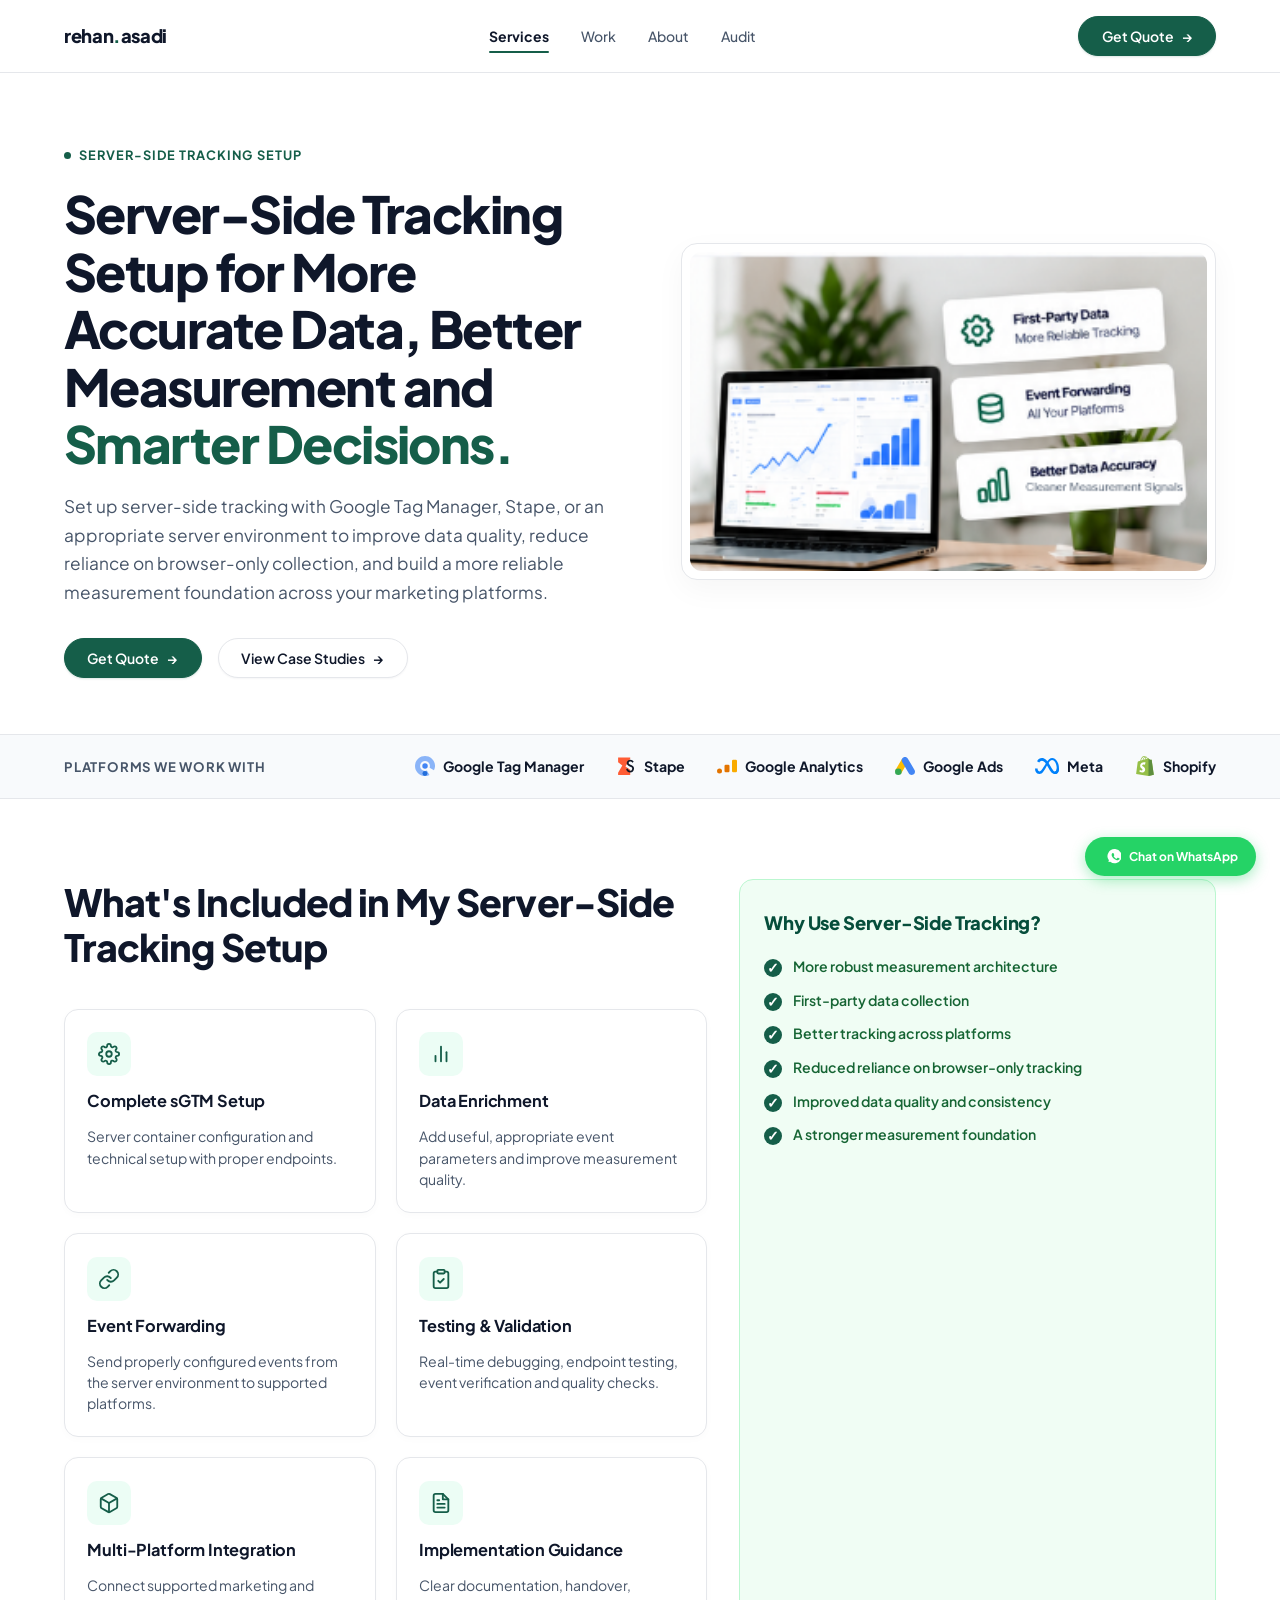
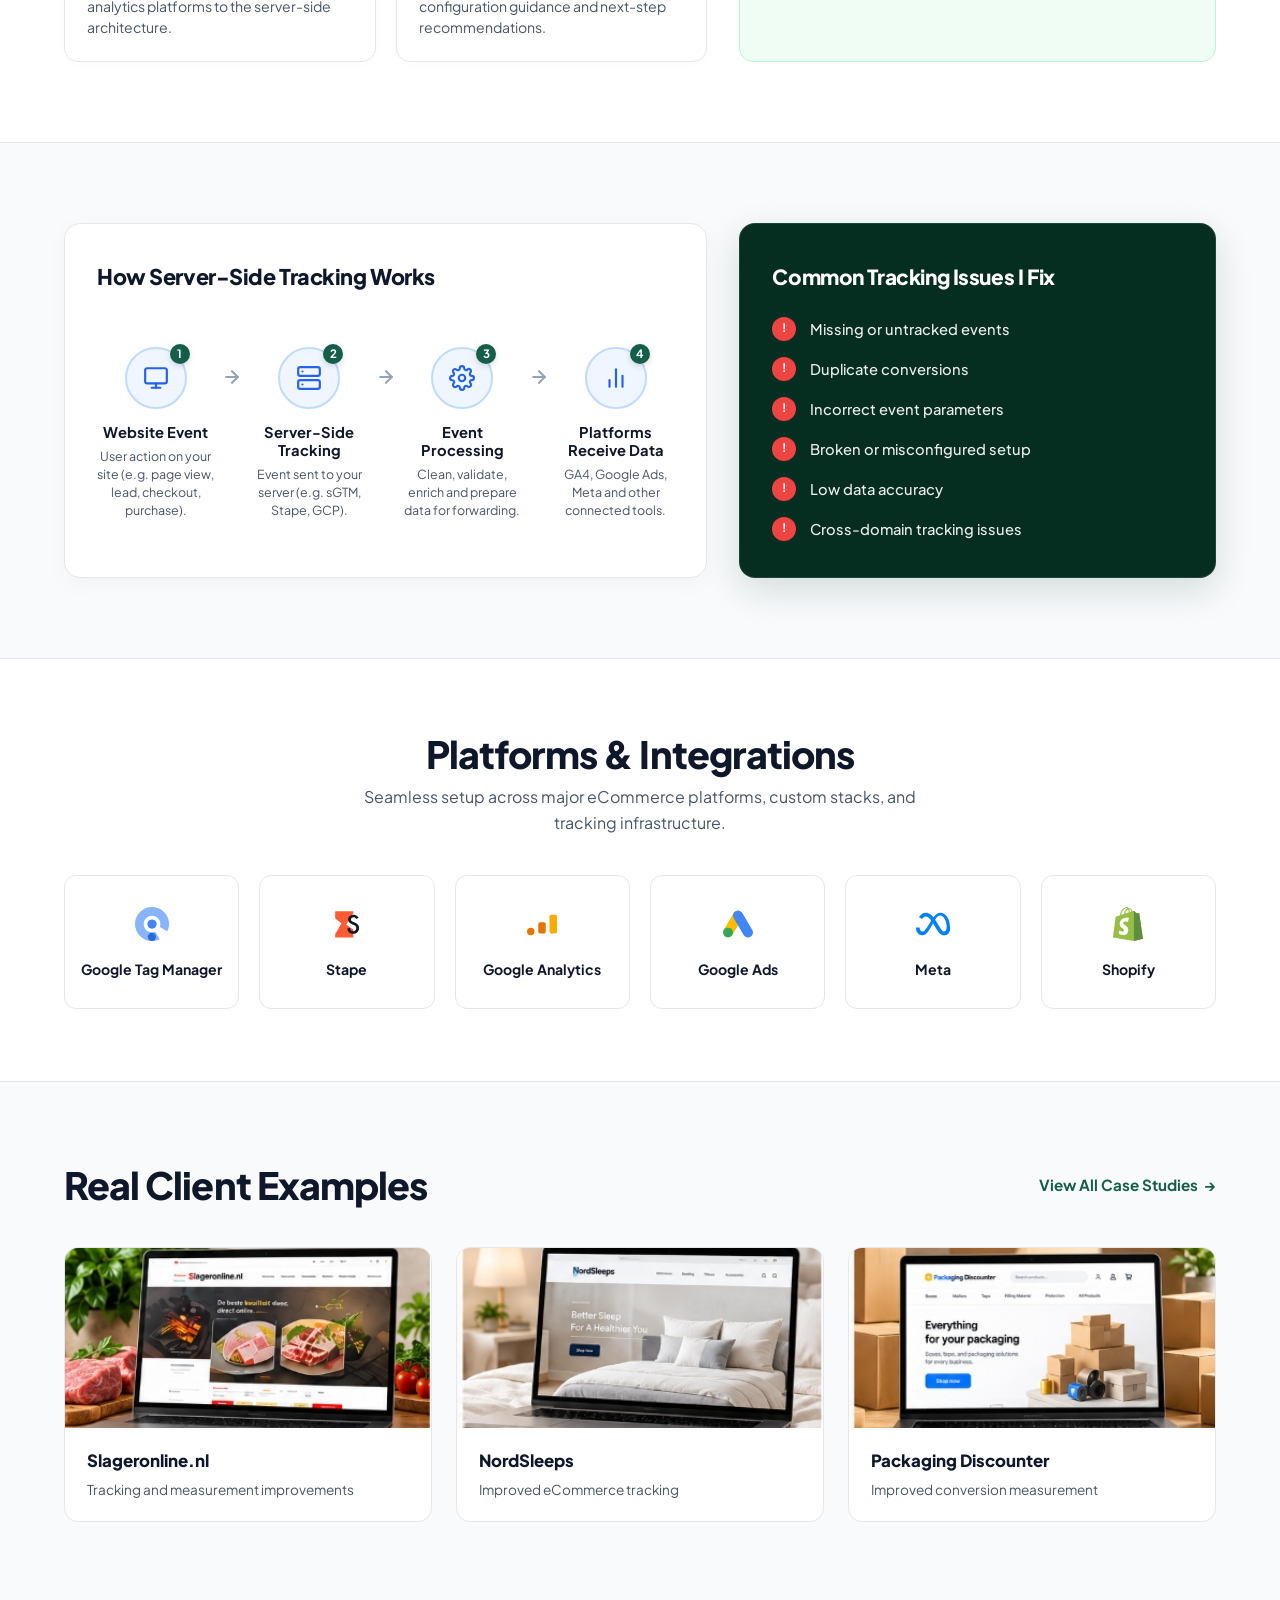
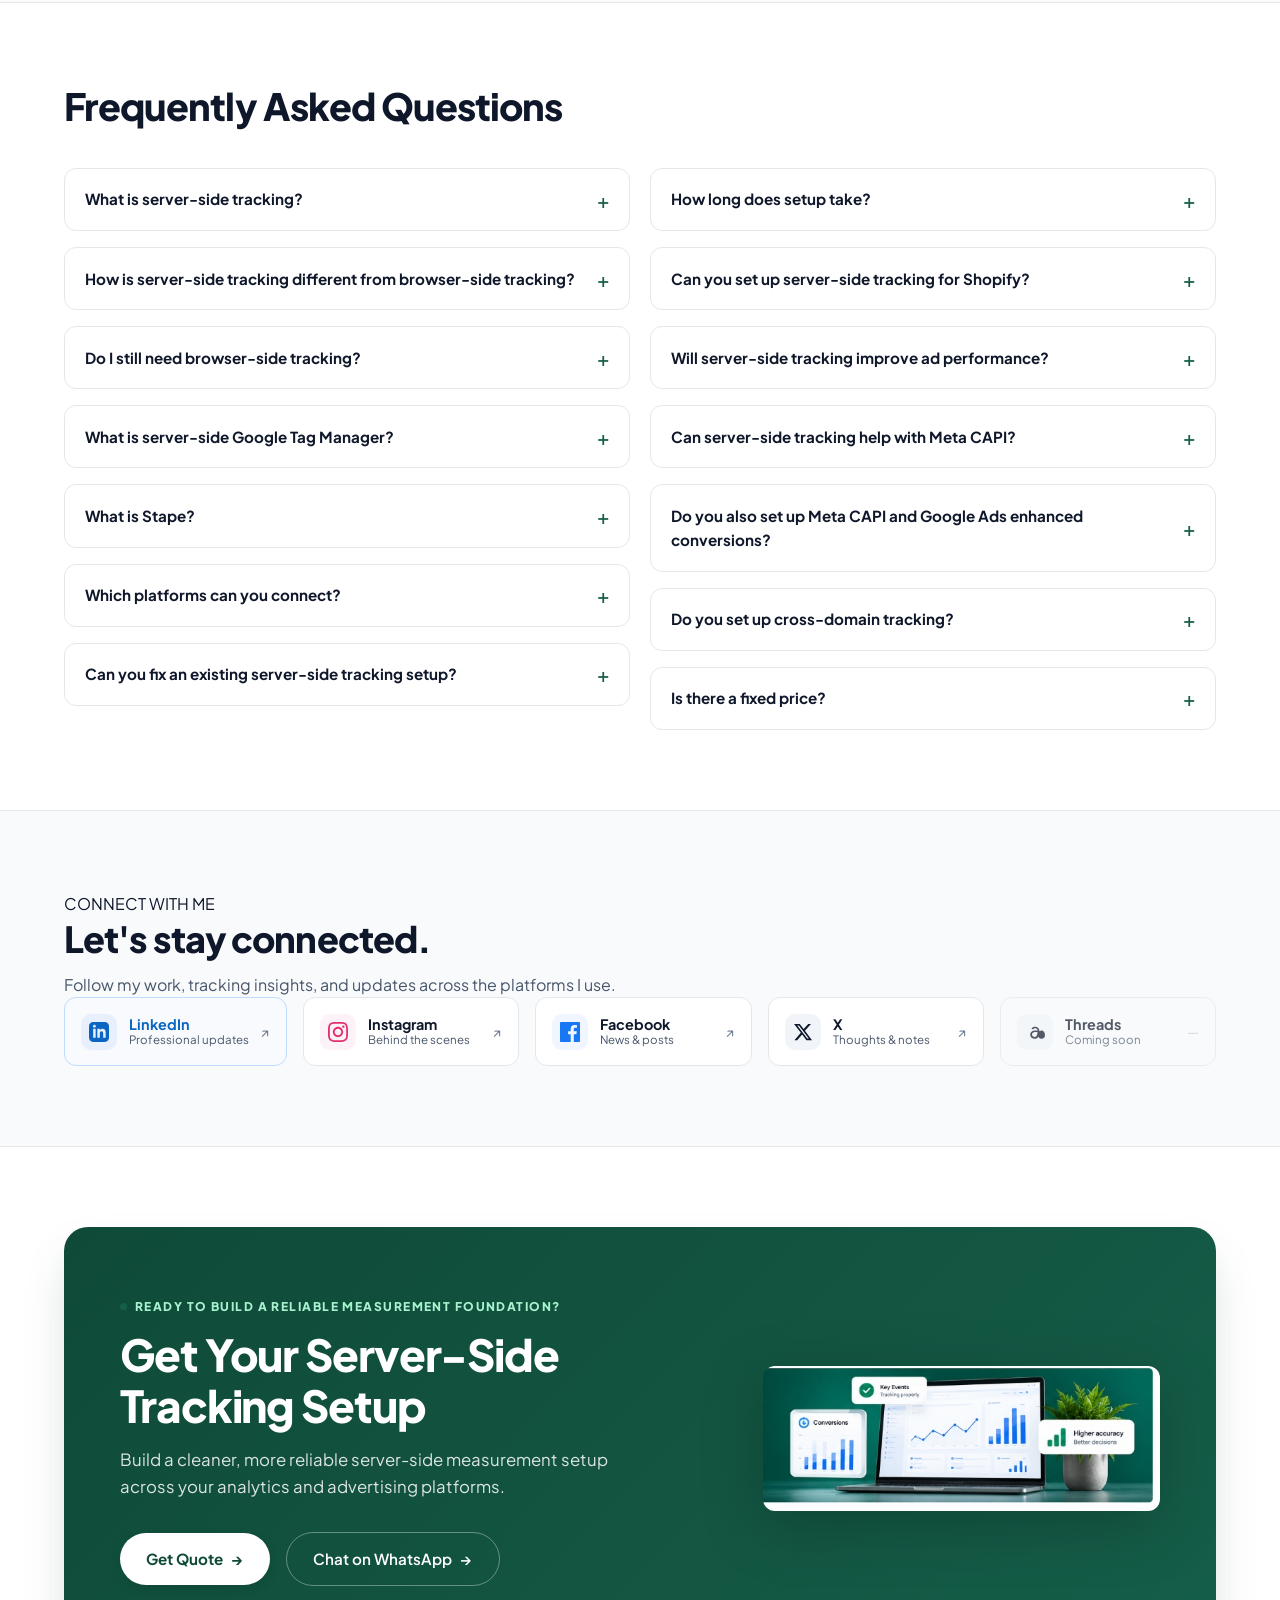
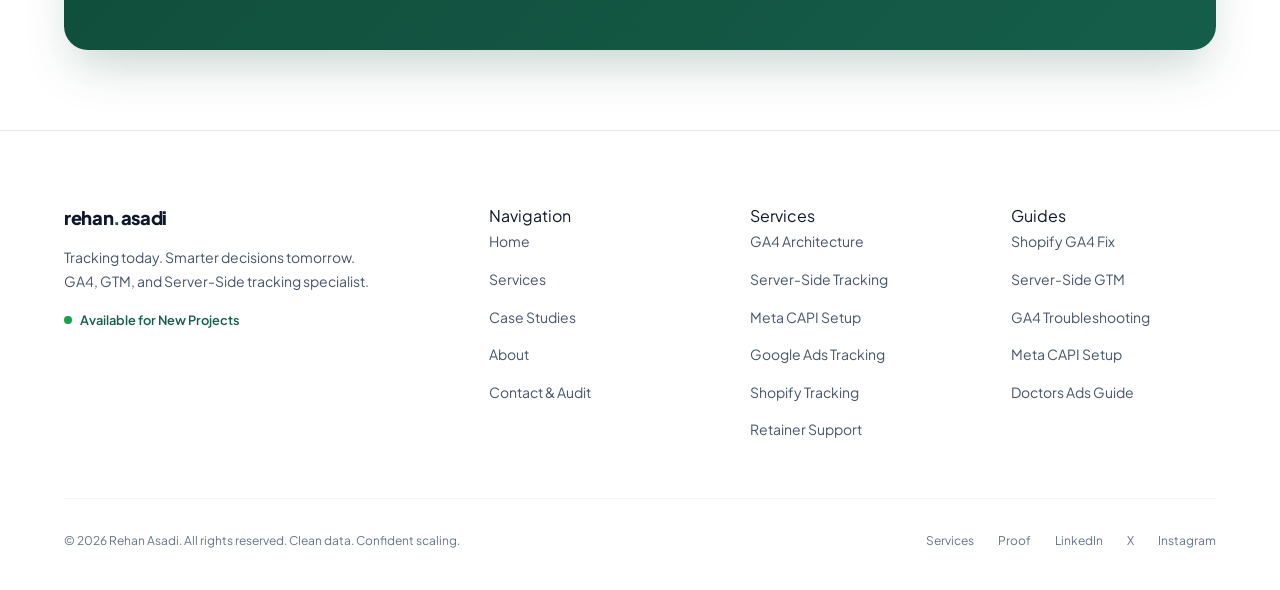
<file: server-side-tracking-setup.html>
<!DOCTYPE html>
<html lang="en">
<head>
  <!-- Google tag (gtag.js) -->
  <script async src="https://www.googletagmanager.com/gtag/js?id=G-E7CHCE0W9C"></script>
  <script>
    window.dataLayer = window.dataLayer || [];
    function gtag(){dataLayer.push(arguments);}
    gtag('js', new Date());

    gtag('config', 'G-E7CHCE0W9C');
  </script>

    <!-- Favicon -->
  <link rel="icon" type="image/svg+xml" href="/favicon.svg" />
  <link rel="icon" type="image/png" sizes="48x48" href="/favicon-48x48.png" />
  <link rel="icon" type="image/png" sizes="32x32" href="/favicon-32x32.png" />
  <link rel="icon" type="image/png" sizes="16x16" href="/favicon-16x16.png" />
  <link rel="shortcut icon" href="/favicon.ico" />
  <link rel="apple-touch-icon" sizes="180x180" href="/apple-touch-icon.png" />
  <link rel="manifest" href="/site.webmanifest" />

  <meta charset="UTF-8" />
  <meta name="viewport" content="width=device-width, initial-scale=1.0" />
  <title>Server-Side Tracking Setup | sGTM, Stape &amp; Conversion Tracking | Rehan Asadi</title>
  <meta name="description" content="Implement server-side tracking with Google Tag Manager and Stape to capture cleaner conversion signals, reduce reliance on browser-only tracking, and improve measurement reliability across GA4, Google Ads, and Meta." />
  <meta name="author" content="Rehan Munawar" />
  <link rel="canonical" href="https://rehanasadi.com/server-side-tracking-setup" />

  <!-- Open Graph / Meta -->
  <meta property="og:type" content="website" />
  <meta property="og:url" content="https://rehanasadi.com/server-side-tracking-setup" />
  <meta property="og:title" content="Server-Side Tracking Setup | sGTM, Stape &amp; Conversion Tracking | Rehan Asadi" />
  <meta property="og:description" content="Implement server-side tracking with Google Tag Manager and Stape to capture cleaner conversion signals, reduce reliance on browser-only tracking, and improve measurement reliability across GA4, Google Ads, and Meta." />
  <meta property="og:image" content="https://rehanasadi.com/assets/images/server-side-tracking-hero-laptop.png" />

  <!-- Twitter -->
  <meta name="twitter:card" content="summary_large_image" />
  <meta name="twitter:title" content="Server-Side Tracking Setup | sGTM, Stape &amp; Conversion Tracking | Rehan Asadi" />
  <meta name="twitter:description" content="Implement server-side tracking with Google Tag Manager and Stape to capture cleaner conversion signals, reduce reliance on browser-only tracking, and improve measurement reliability across GA4, Google Ads, and Meta." />
  <meta name="twitter:image" content="https://rehanasadi.com/assets/images/server-side-tracking-hero-laptop.png" />

  <!-- Fonts & Stylesheets -->
  <link rel="preconnect" href="https://fonts.googleapis.com" />
  <link rel="preconnect" href="https://fonts.gstatic.com" crossorigin />
  <link href="https://fonts.googleapis.com/css2?family=Plus+Jakarta+Sans:wght@400;500;600;700;800&display=swap" rel="stylesheet" />
  <link rel="stylesheet" href="assets/design-system.css" />
  <link rel="stylesheet" href="assets/inner-pages.css" />

  <!-- JSON-LD Structured Data -->
  <script type="application/ld+json">
  {
    "@context": "https://schema.org",
    "@graph": [
      {
        "@type": "BreadcrumbList",
        "itemListElement": [
          {
            "@type": "ListItem",
            "position": 1,
            "name": "Home",
            "item": "https://rehanasadi.com/"
          },
          {
            "@type": "ListItem",
            "position": 2,
            "name": "Services",
            "item": "https://rehanasadi.com/services"
          },
          {
            "@type": "ListItem",
            "position": 3,
            "name": "Server-Side Tracking Setup",
            "item": "https://rehanasadi.com/server-side-tracking-setup"
          }
        ]
      },
      {
        "@type": "Service",
        "@id": "https://rehanasadi.com/server-side-tracking-setup#service",
        "name": "Server-Side Tracking Setup & sGTM Implementation",
        "serviceType": "Server-Side Tracking Setup",
        "provider": {
          "@type": "Person",
          "name": "Rehan Munawar",
          "alternateName": "Rehan Asadi",
          "url": "https://rehanasadi.com/about"
        },
        "description": "Professional server-side tracking setup using Google Tag Manager (sGTM) and Stape for GA4, Google Ads, and Meta CAPI to capture cleaner conversion signals and build a resilient measurement architecture.",
        "areaServed": "Global"
      },
      {
        "@type": "FAQPage",
        "mainEntity": [
          {
            "@type": "Question",
            "name": "What is server-side tracking?",
            "acceptedAnswer": {
              "@type": "Answer",
              "text": "Server-side tracking routes event data through an intermediate server container (such as server-side Google Tag Manager hosted on Stape or Google Cloud) before forwarding it to analytics and ad platforms. Instead of every third-party script running inside the user's browser, your website sends a single stream of first-party events to your server, which processes, validates, and forwards them cleanly to destinations like GA4, Google Ads, and Meta."
            }
          },
          {
            "@type": "Question",
            "name": "How is server-side tracking different from browser-side tracking?",
            "acceptedAnswer": {
              "@type": "Answer",
              "text": "In browser-side tracking, tracking tags run directly in the visitor's web browser, where they are vulnerable to ad blockers, restrictive browser cookie policies, and connection drops. In server-side tracking, your server receives the event data and forwards it securely via server-to-server APIs. This reduces reliance on browser-only event delivery, lightens client-side script execution, and gives you complete control over what data is sent to external vendors."
            }
          },
          {
            "@type": "Question",
            "name": "Do I still need browser-side tracking?",
            "acceptedAnswer": {
              "@type": "Answer",
              "text": "Yes. Most modern architectures use a hybrid approach. The browser container captures initial user interactions (clicks, form submissions, page views) and transmits them to your server-side container. For platforms like Meta, a dual setup running the Meta Pixel alongside Meta Conversions API (CAPI) with unique event IDs allows Meta to deduplicate matching events and maintain full attribution coverage."
            }
          },
          {
            "@type": "Question",
            "name": "What is server-side Google Tag Manager?",
            "acceptedAnswer": {
              "@type": "Answer",
              "text": "Server-side Google Tag Manager (sGTM) is a version of GTM that runs in a dedicated cloud or server environment rather than the visitor's browser. It acts as an API proxy and data processing hub, allowing you to intercept incoming HTTP web events, clean and validate them, filter out unwanted data, and forward events to analytics and ad networks using dedicated server tags."
            }
          },
          {
            "@type": "Question",
            "name": "What is Stape?",
            "acceptedAnswer": {
              "@type": "Answer",
              "text": "Stape (Stape.io) is a specialized hosting platform optimized specifically for server-side Google Tag Manager containers. Built on Google Cloud Platform infrastructure, Stape provides pre-configured sGTM environments with automatic provisioning, custom domain routing, cookie extension capabilities, and transparent pricing—eliminating the need to manually build, configure, and maintain complex GCP or AWS instances."
            }
          },
          {
            "@type": "Question",
            "name": "Which platforms can you connect?",
            "acceptedAnswer": {
              "@type": "Answer",
              "text": "I implement and connect server-side tracking across Google Tag Manager, Google Analytics 4 (GA4), Google Ads (including enhanced conversions), Meta Conversions API (CAPI), Stape, Shopify, WooCommerce, and custom web applications. Each destination is individually configured with proper client and tag templates."
            }
          },
          {
            "@type": "Question",
            "name": "Can you fix an existing server-side tracking setup?",
            "acceptedAnswer": {
              "@type": "Answer",
              "text": "Yes. Many existing server setups suffer from misconfigured custom domains, missing client templates, duplicate conversion counts, low event match quality in Meta, or broken purchase parameters in Shopify. I audit your current web and server containers, diagnose data discrepancies, and rebuild the flow correctly."
            }
          },
          {
            "@type": "Question",
            "name": "How long does setup take?",
            "acceptedAnswer": {
              "@type": "Answer",
              "text": "The timeline depends on your platform, current tracking architecture, number of conversion events, and whether existing tracking issues need debugging. I'll confirm the expected timeline after reviewing your website and container access."
            }
          },
          {
            "@type": "Question",
            "name": "Can you set up server-side tracking for Shopify?",
            "acceptedAnswer": {
              "@type": "Answer",
              "text": "Yes. I implement server-side tracking for Shopify and Shopify Plus stores using custom web pixels, checkout scripts, and server-side GTM containers. This captures checkout steps, view item events, cart updates, and final purchase transactions with accurate order IDs, currencies, and revenue values."
            }
          },
          {
            "@type": "Question",
            "name": "Will server-side tracking improve ad performance?",
            "acceptedAnswer": {
              "@type": "Answer",
              "text": "Server-side tracking directly improves conversion data accuracy, signal completeness, and Event Match Quality (EMQ). By sending richer, deduplicated conversion events back to advertising algorithms, platforms receive stronger measurement inputs. While campaign outcomes depend on creative, offer, budget, and targeting, clean conversion signals ensure optimization algorithms operate on reliable data rather than incomplete browser drops."
            }
          },
          {
            "@type": "Question",
            "name": "Can server-side tracking help with Meta CAPI?",
            "acceptedAnswer": {
              "@type": "Answer",
              "text": "Yes. Server-side tracking provides the ideal infrastructure for implementing Meta Conversions API (CAPI). A server container receives purchase and funnel events from your website, enriches them with customer match parameters (hashed emails, phone numbers, click IDs), and delivers them directly to Meta's servers with full event deduplication."
            }
          },
          {
            "@type": "Question",
            "name": "Do you also set up Meta CAPI and Google Ads enhanced conversions?",
            "acceptedAnswer": {
              "@type": "Answer",
              "text": "Yes. Both Meta CAPI and Google Ads enhanced conversions can be implemented via server-side GTM. By capturing first-party customer information (such as hashed email addresses or phone numbers) and passing them server-to-server, attribution models receive higher-quality match keys to reconcile conversions accurately."
            }
          },
          {
            "@type": "Question",
            "name": "Do you set up cross-domain tracking?",
            "acceptedAnswer": {
              "@type": "Answer",
              "text": "Yes. If your user journey spans multiple domains or subdomains (such as a main site on brand.com and a checkout or booking portal on shop.brand.com or a third-party checkout), I configure server endpoints and cookie settings to preserve client IDs and session continuity across boundaries."
            }
          },
          {
            "@type": "Question",
            "name": "Is there a fixed price?",
            "acceptedAnswer": {
              "@type": "Answer",
              "text": "Because website architectures, store platforms, custom event requirements, and server environments vary, pricing is scoped according to your specific requirements. Reach out via WhatsApp with your website details to receive a fast, transparent quote."
            }
          }
        ]
      }
    ]
  }
  </script>
</head>
<body>

  <!-- =========================================================================
       1. SHARED SITE HEADER
       ========================================================================= -->
  <header class="site-header">
    <div class="ds-container">
      <div class="site-header-inner">
        <a href="/" class="site-logo" aria-label="Rehan Asadi Home">
          rehan<span>.</span>asadi
        </a>

        <nav class="site-nav" aria-label="Main Navigation">
          <a href="services.html" class="active">Services</a>
          <a href="case-studies.html">Work</a>
          <a href="about.html">About</a>
          <a href="audit.html">Audit</a>
        </nav>

        <div class="nav-actions">
          <a href="https://wa.me/13025603106?text=Hi%20Rehan%2C%20I%20would%20like%20a%20quote%20for%20server-side%20tracking%20setup." class="btn btn-primary" target="_blank" rel="noopener">
            Get Quote <span class="btn-icon-arrow" aria-hidden="true">→</span>
          </a>
          <button class="mobile-nav-toggle" id="mobile-toggle" aria-label="Toggle navigation menu" aria-expanded="false">
            <svg width="24" height="24" viewBox="0 0 24 24" fill="none" stroke="currentColor" stroke-width="2" stroke-linecap="round" stroke-linejoin="round">
              <line x1="3" y1="12" x2="21" y2="12"></line>
              <line x1="3" y1="6" x2="21" y2="6"></line>
              <line x1="3" y1="18" x2="21" y2="18"></line>
            </svg>
          </button>
        </div>
      </div>
    </div>
  </header>

  <!-- Mobile Drawer Navigation -->
  <div class="mobile-nav-drawer" id="mobile-drawer" hidden>
    <div class="mobile-nav-inner">
      <nav class="mobile-nav-links" aria-label="Mobile Navigation">
        <a href="services.html" class="active">Services</a>
        <a href="case-studies.html">Work</a>
        <a href="about.html">About</a>
        <a href="audit.html">Audit</a>
      </nav>
      <div class="mobile-nav-cta">
        <a href="https://wa.me/13025603106?text=Hi%20Rehan%2C%20I%20would%20like%20a%20quote%20for%20server-side%20tracking%20setup." class="btn btn-primary" target="_blank" rel="noopener" style="width: 100%; justify-content: center;">
          Get Quote <span class="btn-icon-arrow" aria-hidden="true">→</span>
        </a>
      </div>
    </div>
  </div>

  <main>
    <!-- =========================================================================
         2. HERO SECTION (OPTION B ARCHITECTURE)
         ========================================================================= -->
    <section class="sgtm-hero-section">
      <div class="ds-container">
        <div class="sgtm-hero-grid">
          <div class="sgtm-hero-content">
            <div class="sgtm-eyebrow">
              <span class="sgtm-eyebrow-dot" aria-hidden="true"></span>
              SERVER-SIDE TRACKING SETUP
            </div>
            <h1 class="sgtm-hero-h1">
              Server-Side Tracking Setup for More Accurate Data, Better Measurement and <span class="hero-highlight">Smarter Decisions.</span>
            </h1>
            <p class="sgtm-hero-lead">
              Set up server-side tracking with Google Tag Manager, Stape, or an appropriate server environment to improve data quality, reduce reliance on browser-only collection, and build a more reliable measurement foundation across your marketing platforms.
            </p>
            <div class="sgtm-hero-actions">
              <a href="https://wa.me/13025603106?text=Hi%20Rehan%2C%20I%20would%20like%20a%20quote%20for%20server-side%20tracking%20setup." class="btn btn-primary" target="_blank" rel="noopener">
                Get Quote <span class="btn-icon-arrow" aria-hidden="true">→</span>
              </a>
              <a href="case-studies.html" class="btn btn-secondary">
                View Case Studies <span class="btn-icon-arrow" aria-hidden="true">→</span>
              </a>
            </div>
          </div>
          <div class="sgtm-hero-visual-wrap">
            <img
              src="assets/images/server-side-tracking-hero-laptop.png"
              alt="Server-side tracking dashboard illustration with first-party data, event forwarding, and clean measurement signals"
              class="sgtm-hero-img"
              width="750"
              height="392"
              priority
            />
          </div>
        </div>
      </div>
    </section>

    <!-- =========================================================================
         3. PLATFORMS WE WORK WITH STRIP
         ========================================================================= -->
    <section class="sgtm-platforms-strip" aria-label="Platforms Supported">
      <div class="ds-container">
        <div class="sgtm-platforms-inner">
          <span class="sgtm-platforms-label">Platforms We Work With</span>
          <div class="sgtm-platforms-list">
            <!-- Google Tag Manager -->
            <div class="sgtm-platform-item" title="Google Tag Manager">
              <svg width="20" height="20" viewBox="0 0 512 512" fill="none" xmlns="http://www.w3.org/2000/svg" aria-hidden="true">
                <path d="M256.5 0C114.8 0 0 114.8 0 256.5s114.8 256.5 256.5 256.5c41.3 0 80.1-9.8 114.5-27.2l-65.7-113.8c-14.7 6.4-31 10-48.8 10-69.3 0-125.5-56.2-125.5-125.5s56.2-125.5 125.5-125.5 125.5 56.2 125.5 125.5c0 15.3-2.7 29.9-7.8 43.4l111.4 64.3C501.2 334.8 513 297 513 256.5 513 114.8 398.2 0 256.5 0z" fill="#8AB4F8"/>
                <circle cx="256.5" cy="256.5" r="70" fill="#4285F4"/>
                <circle cx="254.5" cy="449.5" r="62.5" fill="#246FDB"/>
              </svg>
              <span>Google Tag Manager</span>
            </div>

            <!-- Stape -->
            <div class="sgtm-platform-item" title="Stape / sGTM">
              <svg width="20" height="20" viewBox="0 2 36 38" fill="none" xmlns="http://www.w3.org/2000/svg" aria-hidden="true">
                <path d="M26 7L17 22L26 28V38H3V34L11 20L3 14V5H26V7Z" fill="#FF5C35"/>
                <path d="M32.6989 13.1104L29.838 14.8057C29.3032 13.8773 28.7936 13.2718 28.3092 12.9893C27.8046 12.6663 27.1538 12.5049 26.3566 12.5049C25.3777 12.5049 24.5654 12.7824 23.9196 13.3374C23.2737 13.8823 22.9508 14.5685 22.9508 15.396C22.9508 16.5363 23.7985 17.4546 25.4938 18.1509L27.8248 19.1045C29.722 19.8714 31.1095 20.8099 31.9874 21.9199C32.8654 23.0199 33.3043 24.3721 33.3043 25.9766C33.3043 28.126 32.5878 29.902 31.1549 31.3047C29.7119 32.7174 27.9207 33.4238 25.7814 33.4238C23.7531 33.4238 22.0779 32.8234 20.756 31.6226C19.4542 30.4217 18.6419 28.7314 18.319 26.5518L21.8912 25.7646C22.0527 27.137 22.3352 28.0856 22.7389 28.6104C23.4655 29.6195 24.525 30.124 25.9176 30.124C27.0175 30.124 27.9308 29.7557 28.6573 29.019C29.3839 28.2824 29.7472 27.349 29.7472 26.2188C29.7472 25.7646 29.6816 25.3509 29.5504 24.9775C29.4293 24.5941 29.2325 24.2459 28.9601 23.9331C28.6977 23.6102 28.3546 23.3125 27.9308 23.04C27.507 22.7575 27.0024 22.4901 26.4171 22.2378L24.1617 21.2993C20.9628 19.9471 19.3634 17.9692 19.3634 15.3657C19.3634 13.6099 20.0345 12.1416 21.3766 10.9609C22.7187 9.77018 24.3888 9.1748 26.3868 9.1748C29.0812 9.1748 31.1852 10.4867 32.6989 13.1104Z" fill="#111827"/>
              </svg>
              <span>Stape</span>
            </div>

            <!-- Google Analytics -->
            <div class="sgtm-platform-item" title="Google Analytics">
              <svg width="20" height="20" viewBox="0 0 24 24" fill="none" xmlns="http://www.w3.org/2000/svg" aria-hidden="true">
                <path d="M22.5 19.5h-3a1.5 1.5 0 0 1-1.5-1.5v-12a1.5 1.5 0 0 1 1.5-1.5h3A1.5 1.5 0 0 1 24 6v12a1.5 1.5 0 0 1-1.5 1.5Z" fill="#F9AB00"/>
                <path d="M13.5 19.5h-3a1.5 1.5 0 0 1-1.5-1.5v-6a1.5 1.5 0 0 1 1.5-1.5h3a1.5 1.5 0 0 1 1.5 1.5v6a1.5 1.5 0 0 1-1.5 1.5Z" fill="#E37400"/>
                <circle cx="3" cy="18" r="3" fill="#E37400"/>
              </svg>
              <span>Google Analytics</span>
            </div>

            <!-- Google Ads -->
            <div class="sgtm-platform-item" title="Google Ads">
              <svg width="20" height="18" viewBox="0 0 256 230" fill="none" xmlns="http://www.w3.org/2000/svg" aria-hidden="true">
                <path d="M5.888 166.405L90.88 20.9C101.676 27.256 156.116 57.384 164.908 63.114L79.916 208.627C70.62 220.907-5.888 185.04 5.888 166.396v.009Z" fill="#FBBC04"/>
                <path d="M250.084 166.402L165.092 20.906C153.21 1.132 127.619-6.054 106.6 5.625c-21.018 11.679-27.418 36.837-15.536 57.494l84.992 145.514c11.882 19.765 37.473 26.95 58.492 15.272 20.1-11.679 27.418-37.73 15.536-57.503Z" fill="#4285F4"/>
                <ellipse cx="42.664" cy="187.924" rx="42.664" ry="41.604" fill="#34A853"/>
              </svg>
              <span>Google Ads</span>
            </div>

            <!-- Meta -->
            <div class="sgtm-platform-item" title="Meta">
              <svg width="24" height="18" viewBox="0 0 1567 1041" fill="none" xmlns="http://www.w3.org/2000/svg" aria-hidden="true">
                <path d="M169.5 686.5c0 59.9 13.1 105.8 30.3 133.6 22.5 36.4 56 51.8 90.2 51.8 44.2 0 84.5-10.9 162.3-118.6C514.6 667.1 588 546 637.4 470l83.7-128.6c58.1-89.3 125.3-188.6 202.5-255.9C986.5 30.5 1054.5 0 1122.8 0c114.8 0 224.1 66.5 307.7 191.4 91.6 136.7 136 308.8 136 486.5 0 105.6-20.8 183.2-56.2 244.6-34.2 59.3-100.8 118.5-213 118.5V871.9c96 0 120-88.3 120-189.3 0-144-33.6-303.8-107.5-418-52.4-81-120.4-130.5-195.2-130.5-80.8 0-145.9 61.1-219.1 169.9-38.9 57.8-78.8 128.3-123.6 207.8l-49.4 87.5c-99.1 175.9-124.2 216-173.8 282.1C461.9 997.1 387.7 1041 290 1041c-115.8 0-189.1-50.2-234.4-125.8C18.5 853.5.3 772.6.3 680.5z" fill="#0081FB"/>
                <path d="M133.7 203.3C211.3 83.7 323.2 0 451.6 0 525.9 0 599.8 22 677 85.1c84.4 68.9 174.4 182.5 286.7 369.6l40.2 67.1c97.2 162 152.5 245.3 184.8 284.6 41.6 50.5 70.8 65.5 108.6 65.5 96 0 120-88.3 120-189.3l149.2-4.7c0 105.6-20.8 183.2-56.2 244.6-34.2 59.3-100.8 118.5-213 118.5-69.7 0-131.5-15.2-199.8-79.6C1045 911.9 983.6 824 936.4 744.9L796 510.1c-70.5-117.8-135.2-205.6-172.6-245.4-40.2-42.8-92-94.5-174.5-94.5-66.9 0-123.6 46.9-171.1 118.7z" fill="#0081FB"/>
              </svg>
              <span>Meta</span>
            </div>

            <!-- Shopify -->
            <div class="sgtm-platform-item" title="Shopify">
              <svg width="20" height="20" viewBox="0 0 512 512" fill="none" xmlns="http://www.w3.org/2000/svg" aria-hidden="true">
                <path d="M425.9 98.7c-.3-2.7-2.7-3.9-4.5-4.2s-38.1-.6-38.1-.6-30.6-29.7-33.6-32.7-8.8-2.1-11.2-1.5c0 0-5.8 1.8-15.4 4.8-1.5-5.1-3.9-11.5-7.3-17.9-10.9-20.9-26.6-31.8-46-31.8-1.2 0-2.7 0-3.9.3-.6-.6-1.2-1.2-1.8-2.1-8.7-9-19.3-13.3-32-13-24.8.6-49.4 18.5-69.6 50.6-14.2 22.4-24.8 50.6-27.9 72.4-28.5 8.8-48.4 14.8-48.7 15.1-14.2 4.5-14.8 4.8-16.7 18.5-1.5 10-39.1 301-39.1 301L345.3 512l136.5-33.9c.1 0-55.6-377-55.9-379.4M307.2 69.3c-7.3 2.1-15.4 4.8-24.5 7.6-.3-12.4-1.8-30-7.6-45.1 19 3.6 28.1 24.8 32.1 37.5m-40.9 12.8c-16.7 5.1-34.5 10.6-52.7 16.3 5.1-19.4 14.8-38.8 26.6-51.5 4.5-4.8 10.6-10 17.9-13 7 14.3 8.2 34.5 8.2 48.2m-33.9-65.4c5.8 0 10.6 1.2 14.8 3.9-6.7 3.3-13.3 8.5-19.4 15.1-15.7 17-27.9 43-32.7 68.4-15.1 4.5-29.7 9.1-43.3 13.3 9.1-39.9 42.4-99.5 80.6-100.7" fill="#95BF47"/>
                <path d="M421.3 94.5c-1.8-.3-38.1-.6-38.1-.6s-30.6-29.7-33.6-32.7c-1.2-1.2-2.7-1.8-4.2-1.8V512l136.5-33.9s-55.7-376.6-56-379.4c-.7-2.7-2.8-3.9-4.6-4.2" fill="#5E8E3E"/>
                <path d="M269.6 164.7 253.9 224s-17.6-8.2-38.8-6.7c-30.9 1.8-31.2 21.2-30.9 26.3 1.8 26.6 71.5 32.4 75.4 94.5 3 49-26 82.4-67.8 85.1-50.3 3-77.8-26.3-77.8-26.3l10.6-45.1s27.9 20.9 50 19.7c14.5-.9 19.7-12.7 19.1-21.2-2.1-34.5-59-32.7-62.7-89.3-3-47.8 28.5-96.3 97.8-100.8 27.2-2.4 40.8 4.5 40.8 4.5" fill="#FFFFFF"/>
              </svg>
              <span>Shopify</span>
            </div>
          </div>
        </div>
      </div>
    </section>

    <!-- =========================================================================
         4. WHAT'S INCLUDED (LEFT) + WHY USE SERVER-SIDE TRACKING? (RIGHT)
         ========================================================================= -->
    <section class="sgtm-included-section">
      <div class="ds-container">
        <div class="sgtm-two-col-layout">
          <!-- Left Column: What's Included 6 Cards -->
          <div>
            <div class="sgtm-sec-header">
              <h2 class="sgtm-sec-h2">What's Included in My Server-Side Tracking Setup</h2>
            </div>
            <div class="sgtm-cards-subgrid">
              <!-- Card 1 -->
              <div class="sgtm-card">
                <div class="sgtm-card-icon-wrap" aria-hidden="true">
                  <svg width="22" height="22" viewBox="0 0 24 24" fill="none" stroke="currentColor" stroke-width="2" stroke-linecap="round" stroke-linejoin="round">
                    <circle cx="12" cy="12" r="3"></circle>
                    <path d="M19.4 15a1.65 1.65 0 0 0 .33 1.82l.06.06a2 2 0 0 1 0 2.83 2 2 0 0 1-2.83 0l-.06-.06a1.65 1.65 0 0 0-1.82-.33 1.65 1.65 0 0 0-1 1.51V21a2 2 0 0 1-2 2 2 2 0 0 1-2-2v-.09A1.65 1.65 0 0 0 9 19.4a1.65 1.65 0 0 0-1.82.33l-.06.06a2 2 0 0 1-2.83 0 2 2 0 0 1 0-2.83l.06-.06a1.65 1.65 0 0 0 .33-1.82 1.65 1.65 0 0 0-1.51-1H3a2 2 0 0 1-2-2 2 2 0 0 1 2-2h.09A1.65 1.65 0 0 0 4.6 9a1.65 1.65 0 0 0-.33-1.82l-.06-.06a2 2 0 0 1 0-2.83 2 2 0 0 1 2.83 0l.06.06a1.65 1.65 0 0 0 1.82.33H9a1.65 1.65 0 0 0 1-1.51V3a2 2 0 0 1 2-2 2 2 0 0 1 2 2v.09a1.65 1.65 0 0 0 1 1.51 1.65 1.65 0 0 0 1.82-.33l.06-.06a2 2 0 0 1 2.83 0 2 2 0 0 1 0 2.83l-.06.06a1.65 1.65 0 0 0-.33 1.82V9a1.65 1.65 0 0 0 1.51 1H21a2 2 0 0 1 2 2 2 2 0 0 1-2 2h-.09a1.65 1.65 0 0 0-1.51 1z"></path>
                  </svg>
                </div>
                <h3 class="sgtm-card-title">Complete sGTM Setup</h3>
                <p class="sgtm-card-desc">Server container configuration and technical setup with proper endpoints.</p>
              </div>

              <!-- Card 2 -->
              <div class="sgtm-card">
                <div class="sgtm-card-icon-wrap" aria-hidden="true">
                  <svg width="22" height="22" viewBox="0 0 24 24" fill="none" stroke="currentColor" stroke-width="2" stroke-linecap="round" stroke-linejoin="round">
                    <line x1="18" y1="20" x2="18" y2="10"></line>
                    <line x1="12" y1="20" x2="12" y2="4"></line>
                    <line x1="6" y1="20" x2="6" y2="14"></line>
                  </svg>
                </div>
                <h3 class="sgtm-card-title">Data Enrichment</h3>
                <p class="sgtm-card-desc">Add useful, appropriate event parameters and improve measurement quality.</p>
              </div>

              <!-- Card 3 -->
              <div class="sgtm-card">
                <div class="sgtm-card-icon-wrap" aria-hidden="true">
                  <svg width="22" height="22" viewBox="0 0 24 24" fill="none" stroke="currentColor" stroke-width="2" stroke-linecap="round" stroke-linejoin="round">
                    <path d="M10 13a5 5 0 0 0 7.54.54l3-3a5 5 0 0 0-7.07-7.07l-1.72 1.71"></path>
                    <path d="M14 11a5 5 0 0 0-7.54-.54l-3 3a5 5 0 0 0 7.07 7.07l1.71-1.71"></path>
                  </svg>
                </div>
                <h3 class="sgtm-card-title">Event Forwarding</h3>
                <p class="sgtm-card-desc">Send properly configured events from the server environment to supported platforms.</p>
              </div>

              <!-- Card 4 -->
              <div class="sgtm-card">
                <div class="sgtm-card-icon-wrap" aria-hidden="true">
                  <svg width="22" height="22" viewBox="0 0 24 24" fill="none" stroke="currentColor" stroke-width="2" stroke-linecap="round" stroke-linejoin="round">
                    <path d="M16 4h2a2 2 0 0 1 2 2v14a2 2 0 0 1-2 2H6a2 2 0 0 1-2-2V6a2 2 0 0 1 2-2h2"></path>
                    <rect x="8" y="2" width="8" height="4" rx="1" ry="1"></rect>
                    <path d="m9 14 2 2 4-4"></path>
                  </svg>
                </div>
                <h3 class="sgtm-card-title">Testing &amp; Validation</h3>
                <p class="sgtm-card-desc">Real-time debugging, endpoint testing, event verification and quality checks.</p>
              </div>

              <!-- Card 5 -->
              <div class="sgtm-card">
                <div class="sgtm-card-icon-wrap" aria-hidden="true">
                  <svg width="22" height="22" viewBox="0 0 24 24" fill="none" stroke="currentColor" stroke-width="2" stroke-linecap="round" stroke-linejoin="round">
                    <path d="M21 16V8a2 2 0 0 0-1-1.73l-7-4a2 2 0 0 0-2 0l-7 4A2 2 0 0 0 3 8v8a2 2 0 0 0 1 1.73l7 4a2 2 0 0 0 2 0l7-4A2 2 0 0 0 21 16z"></path>
                    <polyline points="3.27 6.96 12 12.01 20.73 6.96"></polyline>
                    <line x1="12" y1="22.08" x2="12" y2="12"></line>
                  </svg>
                </div>
                <h3 class="sgtm-card-title">Multi-Platform Integration</h3>
                <p class="sgtm-card-desc">Connect supported marketing and analytics platforms to the server-side architecture.</p>
              </div>

              <!-- Card 6 -->
              <div class="sgtm-card">
                <div class="sgtm-card-icon-wrap" aria-hidden="true">
                  <svg width="22" height="22" viewBox="0 0 24 24" fill="none" stroke="currentColor" stroke-width="2" stroke-linecap="round" stroke-linejoin="round">
                    <path d="M14 2H6a2 2 0 0 0-2 2v16a2 2 0 0 0 2 2h12a2 2 0 0 0 2-2V8z"></path>
                    <polyline points="14 2 14 8 20 8"></polyline>
                    <line x1="16" y1="13" x2="8" y2="13"></line>
                    <line x1="16" y1="17" x2="8" y2="17"></line>
                    <polyline points="10 9 9 9 8 9"></polyline>
                  </svg>
                </div>
                <h3 class="sgtm-card-title">Implementation Guidance</h3>
                <p class="sgtm-card-desc">Clear documentation, handover, configuration guidance and next-step recommendations.</p>
              </div>
            </div>
          </div>

          <!-- Right Column: Mint Benefits Card -->
          <div class="sgtm-mint-card">
            <h3 class="sgtm-mint-title">Why Use Server-Side Tracking?</h3>
            <ul class="sgtm-mint-list">
              <li class="sgtm-mint-item">
                <span class="sgtm-mint-check" aria-hidden="true">✓</span>
                <span>More robust measurement architecture</span>
              </li>
              <li class="sgtm-mint-item">
                <span class="sgtm-mint-check" aria-hidden="true">✓</span>
                <span>First-party data collection</span>
              </li>
              <li class="sgtm-mint-item">
                <span class="sgtm-mint-check" aria-hidden="true">✓</span>
                <span>Better tracking across platforms</span>
              </li>
              <li class="sgtm-mint-item">
                <span class="sgtm-mint-check" aria-hidden="true">✓</span>
                <span>Reduced reliance on browser-only tracking</span>
              </li>
              <li class="sgtm-mint-item">
                <span class="sgtm-mint-check" aria-hidden="true">✓</span>
                <span>Improved data quality and consistency</span>
              </li>
              <li class="sgtm-mint-item">
                <span class="sgtm-mint-check" aria-hidden="true">✓</span>
                <span>A stronger measurement foundation</span>
              </li>
            </ul>
          </div>
        </div>
      </div>
    </section>

    <!-- =========================================================================
         5. HOW SERVER-SIDE TRACKING WORKS (LEFT) + COMMON ISSUES I FIX (RIGHT)
         ========================================================================= -->
    <section class="sgtm-workflow-section">
      <div class="ds-container">
        <div class="sgtm-workflow-grid">
          <!-- Left: How Server-Side Tracking Works (4 Stages) -->
          <div class="sgtm-workflow-box">
            <h2 class="sgtm-workflow-title">How Server-Side Tracking Works</h2>
            <div class="sgtm-diagram-steps">
              <!-- Stage 1 -->
              <div class="sgtm-step">
                <div class="sgtm-step-bubble">
                  <span class="sgtm-step-num">1</span>
                  <svg width="26" height="26" viewBox="0 0 24 24" fill="none" stroke="currentColor" stroke-width="2" stroke-linecap="round" stroke-linejoin="round" aria-hidden="true">
                    <rect x="2" y="3" width="20" height="14" rx="2" ry="2"></rect>
                    <line x1="8" y1="21" x2="16" y2="21"></line>
                    <line x1="12" y1="17" x2="12" y2="21"></line>
                  </svg>
                </div>
                <h3 class="sgtm-step-name">Website Event</h3>
                <p class="sgtm-step-desc">User action on your site (e.g. page view, lead, checkout, purchase).</p>
              </div>

              <!-- Arrow -->
              <div class="sgtm-flow-arrow" aria-hidden="true">
                <svg width="20" height="20" viewBox="0 0 24 24" fill="none" stroke="currentColor" stroke-width="2.5" stroke-linecap="round" stroke-linejoin="round">
                  <line x1="5" y1="12" x2="19" y2="12"></line>
                  <polyline points="12 5 19 12 12 19"></polyline>
                </svg>
              </div>

              <!-- Stage 2 -->
              <div class="sgtm-step">
                <div class="sgtm-step-bubble">
                  <span class="sgtm-step-num">2</span>
                  <svg width="26" height="26" viewBox="0 0 24 24" fill="none" stroke="currentColor" stroke-width="2" stroke-linecap="round" stroke-linejoin="round" aria-hidden="true">
                    <rect x="2" y="2" width="20" height="8" rx="2" ry="2"></rect>
                    <rect x="2" y="14" width="20" height="8" rx="2" ry="2"></rect>
                    <line x1="6" y1="6" x2="6.01" y2="6"></line>
                    <line x1="6" y1="18" x2="6.01" y2="18"></line>
                  </svg>
                </div>
                <h3 class="sgtm-step-name">Server-Side Tracking</h3>
                <p class="sgtm-step-desc">Event sent to your server (e.g. sGTM, Stape, GCP).</p>
              </div>

              <!-- Arrow -->
              <div class="sgtm-flow-arrow" aria-hidden="true">
                <svg width="20" height="20" viewBox="0 0 24 24" fill="none" stroke="currentColor" stroke-width="2.5" stroke-linecap="round" stroke-linejoin="round">
                  <line x1="5" y1="12" x2="19" y2="12"></line>
                  <polyline points="12 5 19 12 12 19"></polyline>
                </svg>
              </div>

              <!-- Stage 3 -->
              <div class="sgtm-step">
                <div class="sgtm-step-bubble">
                  <span class="sgtm-step-num">3</span>
                  <svg width="26" height="26" viewBox="0 0 24 24" fill="none" stroke="currentColor" stroke-width="2" stroke-linecap="round" stroke-linejoin="round" aria-hidden="true">
                    <circle cx="12" cy="12" r="3"></circle>
                    <path d="M19.4 15a1.65 1.65 0 0 0 .33 1.82l.06.06a2 2 0 0 1 0 2.83 2 2 0 0 1-2.83 0l-.06-.06a1.65 1.65 0 0 0-1.82-.33 1.65 1.65 0 0 0-1 1.51V21a2 2 0 0 1-2 2 2 2 0 0 1-2-2v-.09A1.65 1.65 0 0 0 9 19.4a1.65 1.65 0 0 0-1.82.33l-.06.06a2 2 0 0 1-2.83 0 2 2 0 0 1 0-2.83l.06-.06a1.65 1.65 0 0 0 .33-1.82 1.65 1.65 0 0 0-1.51-1H3a2 2 0 0 1-2-2 2 2 0 0 1 2-2h.09A1.65 1.65 0 0 0 4.6 9a1.65 1.65 0 0 0-.33-1.82l-.06-.06a2 2 0 0 1 0-2.83 2 2 0 0 1 2.83 0l.06.06a1.65 1.65 0 0 0 1.82.33H9a1.65 1.65 0 0 0 1-1.51V3a2 2 0 0 1 2-2 2 2 0 0 1 2 2v.09a1.65 1.65 0 0 0 1 1.51 1.65 1.65 0 0 0 1.82-.33l.06-.06a2 2 0 0 1 2.83 0 2 2 0 0 1 0 2.83l-.06.06a1.65 1.65 0 0 0-.33 1.82V9a1.65 1.65 0 0 0 1.51 1H21a2 2 0 0 1 2 2 2 2 0 0 1-2 2h-.09a1.65 1.65 0 0 0-1.51 1z"></path>
                  </svg>
                </div>
                <h3 class="sgtm-step-name">Event Processing</h3>
                <p class="sgtm-step-desc">Clean, validate, enrich and prepare data for forwarding.</p>
              </div>

              <!-- Arrow -->
              <div class="sgtm-flow-arrow" aria-hidden="true">
                <svg width="20" height="20" viewBox="0 0 24 24" fill="none" stroke="currentColor" stroke-width="2.5" stroke-linecap="round" stroke-linejoin="round">
                  <line x1="5" y1="12" x2="19" y2="12"></line>
                  <polyline points="12 5 19 12 12 19"></polyline>
                </svg>
              </div>

              <!-- Stage 4 -->
              <div class="sgtm-step">
                <div class="sgtm-step-bubble">
                  <span class="sgtm-step-num">4</span>
                  <svg width="26" height="26" viewBox="0 0 24 24" fill="none" stroke="currentColor" stroke-width="2" stroke-linecap="round" stroke-linejoin="round" aria-hidden="true">
                    <line x1="18" y1="20" x2="18" y2="10"></line>
                    <line x1="12" y1="20" x2="12" y2="4"></line>
                    <line x1="6" y1="20" x2="6" y2="14"></line>
                  </svg>
                </div>
                <h3 class="sgtm-step-name">Platforms Receive Data</h3>
                <p class="sgtm-step-desc">GA4, Google Ads, Meta and other connected tools.</p>
              </div>
            </div>
          </div>

          <!-- Right: Dark Forest Green Issues Panel -->
          <div class="sgtm-issues-panel">
            <h3 class="sgtm-issues-title">Common Tracking Issues I Fix</h3>
            <ul class="sgtm-issues-list">
              <li class="sgtm-issue-item">
                <span class="sgtm-issue-badge" aria-hidden="true">!</span>
                <span>Missing or untracked events</span>
              </li>
              <li class="sgtm-issue-item">
                <span class="sgtm-issue-badge" aria-hidden="true">!</span>
                <span>Duplicate conversions</span>
              </li>
              <li class="sgtm-issue-item">
                <span class="sgtm-issue-badge" aria-hidden="true">!</span>
                <span>Incorrect event parameters</span>
              </li>
              <li class="sgtm-issue-item">
                <span class="sgtm-issue-badge" aria-hidden="true">!</span>
                <span>Broken or misconfigured setup</span>
              </li>
              <li class="sgtm-issue-item">
                <span class="sgtm-issue-badge" aria-hidden="true">!</span>
                <span>Low data accuracy</span>
              </li>
              <li class="sgtm-issue-item">
                <span class="sgtm-issue-badge" aria-hidden="true">!</span>
                <span>Cross-domain tracking issues</span>
              </li>
            </ul>
          </div>
        </div>
      </div>
    </section>

    <!-- =========================================================================
         6. PLATFORMS & INTEGRATIONS
         ========================================================================= -->
    <section class="sgtm-integrations-section">
      <div class="ds-container">
        <div class="sgtm-sec-header" style="text-align: center; max-width: 600px; margin: 0 auto 2.5rem;">
          <h2 class="sgtm-sec-h2">Platforms &amp; Integrations</h2>
          <p class="sgtm-sec-sub">Seamless setup across major eCommerce platforms, custom stacks, and tracking infrastructure.</p>
        </div>

        <div class="sgtm-integrations-grid">
          <!-- 1. Google Tag Manager -->
          <div class="sgtm-integration-card">
            <div class="sgtm-integration-icon" aria-hidden="true">
              <svg width="34" height="34" viewBox="0 0 512 512" fill="none" xmlns="http://www.w3.org/2000/svg">
                <path d="M256.5 0C114.8 0 0 114.8 0 256.5s114.8 256.5 256.5 256.5c41.3 0 80.1-9.8 114.5-27.2l-65.7-113.8c-14.7 6.4-31 10-48.8 10-69.3 0-125.5-56.2-125.5-125.5s56.2-125.5 125.5-125.5 125.5 56.2 125.5 125.5c0 15.3-2.7 29.9-7.8 43.4l111.4 64.3C501.2 334.8 513 297 513 256.5 513 114.8 398.2 0 256.5 0z" fill="#8AB4F8"/>
                <circle cx="256.5" cy="256.5" r="70" fill="#4285F4"/>
                <circle cx="254.5" cy="449.5" r="62.5" fill="#246FDB"/>
              </svg>
            </div>
            <span class="sgtm-integration-name">Google Tag Manager</span>
          </div>

          <!-- 2. Stape -->
          <div class="sgtm-integration-card">
            <div class="sgtm-integration-icon" aria-hidden="true">
              <svg width="30" height="30" viewBox="0 2 36 38" fill="none" xmlns="http://www.w3.org/2000/svg">
                <path d="M26 7L17 22L26 28V38H3V34L11 20L3 14V5H26V7Z" fill="#FF5C35"/>
                <path d="M32.6989 13.1104L29.838 14.8057C29.3032 13.8773 28.7936 13.2718 28.3092 12.9893C27.8046 12.6663 27.1538 12.5049 26.3566 12.5049C25.3777 12.5049 24.5654 12.7824 23.9196 13.3374C23.2737 13.8823 22.9508 14.5685 22.9508 15.396C22.9508 16.5363 23.7985 17.4546 25.4938 18.1509L27.8248 19.1045C29.722 19.8714 31.1095 20.8099 31.9874 21.9199C32.8654 23.0199 33.3043 24.3721 33.3043 25.9766C33.3043 28.126 32.5878 29.902 31.1549 31.3047C29.7119 32.7174 27.9207 33.4238 25.7814 33.4238C23.7531 33.4238 22.0779 32.8234 20.756 31.6226C19.4542 30.4217 18.6419 28.7314 18.319 26.5518L21.8912 25.7646C22.0527 27.137 22.3352 28.0856 22.7389 28.6104C23.4655 29.6195 24.525 30.124 25.9176 30.124C27.0175 30.124 27.9308 29.7557 28.6573 29.019C29.3839 28.2824 29.7472 27.349 29.7472 26.2188C29.7472 25.7646 29.6816 25.3509 29.5504 24.9775C29.4293 24.5941 29.2325 24.2459 28.9601 23.9331C28.6977 23.6102 28.3546 23.3125 27.9308 23.04C27.507 22.7575 27.0024 22.4901 26.4171 22.2378L24.1617 21.2993C20.9628 19.9471 19.3634 17.9692 19.3634 15.3657C19.3634 13.6099 20.0345 12.1416 21.3766 10.9609C22.7187 9.77018 24.3888 9.1748 26.3868 9.1748C29.0812 9.1748 31.1852 10.4867 32.6989 13.1104Z" fill="#111827"/>
              </svg>
            </div>
            <span class="sgtm-integration-name">Stape</span>
          </div>

          <!-- 3. Google Analytics -->
          <div class="sgtm-integration-card">
            <div class="sgtm-integration-icon" aria-hidden="true">
              <svg width="30" height="30" viewBox="0 0 24 24" fill="none" xmlns="http://www.w3.org/2000/svg">
                <path d="M22.5 19.5h-3a1.5 1.5 0 0 1-1.5-1.5v-12a1.5 1.5 0 0 1 1.5-1.5h3A1.5 1.5 0 0 1 24 6v12a1.5 1.5 0 0 1-1.5 1.5Z" fill="#F9AB00"/>
                <path d="M13.5 19.5h-3a1.5 1.5 0 0 1-1.5-1.5v-6a1.5 1.5 0 0 1 1.5-1.5h3a1.5 1.5 0 0 1 1.5 1.5v6a1.5 1.5 0 0 1-1.5 1.5Z" fill="#E37400"/>
                <circle cx="3" cy="18" r="3" fill="#E37400"/>
              </svg>
            </div>
            <span class="sgtm-integration-name">Google Analytics</span>
          </div>

          <!-- 4. Google Ads -->
          <div class="sgtm-integration-card">
            <div class="sgtm-integration-icon" aria-hidden="true">
              <svg width="30" height="28" viewBox="0 0 256 230" fill="none" xmlns="http://www.w3.org/2000/svg">
                <path d="M5.888 166.405L90.88 20.9C101.676 27.256 156.116 57.384 164.908 63.114L79.916 208.627C70.62 220.907-5.888 185.04 5.888 166.396v.009Z" fill="#FBBC04"/>
                <path d="M250.084 166.402L165.092 20.906C153.21 1.132 127.619-6.054 106.6 5.625c-21.018 11.679-27.418 36.837-15.536 57.494l84.992 145.514c11.882 19.765 37.473 26.95 58.492 15.272 20.1-11.679 27.418-37.73 15.536-57.503Z" fill="#4285F4"/>
                <ellipse cx="42.664" cy="187.924" rx="42.664" ry="41.604" fill="#34A853"/>
              </svg>
            </div>
            <span class="sgtm-integration-name">Google Ads</span>
          </div>

          <!-- 5. Meta -->
          <div class="sgtm-integration-card">
            <div class="sgtm-integration-icon" aria-hidden="true">
              <svg width="34" height="24" viewBox="0 0 1567 1041" fill="none" xmlns="http://www.w3.org/2000/svg">
                <path d="M169.5 686.5c0 59.9 13.1 105.8 30.3 133.6 22.5 36.4 56 51.8 90.2 51.8 44.2 0 84.5-10.9 162.3-118.6C514.6 667.1 588 546 637.4 470l83.7-128.6c58.1-89.3 125.3-188.6 202.5-255.9C986.5 30.5 1054.5 0 1122.8 0c114.8 0 224.1 66.5 307.7 191.4 91.6 136.7 136 308.8 136 486.5 0 105.6-20.8 183.2-56.2 244.6-34.2 59.3-100.8 118.5-213 118.5V871.9c96 0 120-88.3 120-189.3 0-144-33.6-303.8-107.5-418-52.4-81-120.4-130.5-195.2-130.5-80.8 0-145.9 61.1-219.1 169.9-38.9 57.8-78.8 128.3-123.6 207.8l-49.4 87.5c-99.1 175.9-124.2 216-173.8 282.1C461.9 997.1 387.7 1041 290 1041c-115.8 0-189.1-50.2-234.4-125.8C18.5 853.5.3 772.6.3 680.5z" fill="#0081FB"/>
                <path d="M133.7 203.3C211.3 83.7 323.2 0 451.6 0 525.9 0 599.8 22 677 85.1c84.4 68.9 174.4 182.5 286.7 369.6l40.2 67.1c97.2 162 152.5 245.3 184.8 284.6 41.6 50.5 70.8 65.5 108.6 65.5 96 0 120-88.3 120-189.3l149.2-4.7c0 105.6-20.8 183.2-56.2 244.6-34.2 59.3-100.8 118.5-213 118.5-69.7 0-131.5-15.2-199.8-79.6C1045 911.9 983.6 824 936.4 744.9L796 510.1c-70.5-117.8-135.2-205.6-172.6-245.4-40.2-42.8-92-94.5-174.5-94.5-66.9 0-123.6 46.9-171.1 118.7z" fill="#0081FB"/>
              </svg>
            </div>
            <span class="sgtm-integration-name">Meta</span>
          </div>

          <!-- 6. Shopify -->
          <div class="sgtm-integration-card">
            <div class="sgtm-integration-icon" aria-hidden="true">
              <svg width="34" height="34" viewBox="0 0 512 512" fill="none" xmlns="http://www.w3.org/2000/svg">
                <path d="M425.9 98.7c-.3-2.7-2.7-3.9-4.5-4.2s-38.1-.6-38.1-.6-30.6-29.7-33.6-32.7-8.8-2.1-11.2-1.5c0 0-5.8 1.8-15.4 4.8-1.5-5.1-3.9-11.5-7.3-17.9-10.9-20.9-26.6-31.8-46-31.8-1.2 0-2.7 0-3.9.3-.6-.6-1.2-1.2-1.8-2.1-8.7-9-19.3-13.3-32-13-24.8.6-49.4 18.5-69.6 50.6-14.2 22.4-24.8 50.6-27.9 72.4-28.5 8.8-48.4 14.8-48.7 15.1-14.2 4.5-14.8 4.8-16.7 18.5-1.5 10-39.1 301-39.1 301L345.3 512l136.5-33.9c.1 0-55.6-377-55.9-379.4M307.2 69.3c-7.3 2.1-15.4 4.8-24.5 7.6-.3-12.4-1.8-30-7.6-45.1 19 3.6 28.1 24.8 32.1 37.5m-40.9 12.8c-16.7 5.1-34.5 10.6-52.7 16.3 5.1-19.4 14.8-38.8 26.6-51.5 4.5-4.8 10.6-10 17.9-13 7 14.3 8.2 34.5 8.2 48.2m-33.9-65.4c5.8 0 10.6 1.2 14.8 3.9-6.7 3.3-13.3 8.5-19.4 15.1-15.7 17-27.9 43-32.7 68.4-15.1 4.5-29.7 9.1-43.3 13.3 9.1-39.9 42.4-99.5 80.6-100.7" fill="#95BF47"/>
                <path d="M421.3 94.5c-1.8-.3-38.1-.6-38.1-.6s-30.6-29.7-33.6-32.7c-1.2-1.2-2.7-1.8-4.2-1.8V512l136.5-33.9s-55.7-376.6-56-379.4c-.7-2.7-2.8-3.9-4.6-4.2" fill="#5E8E3E"/>
                <path d="M269.6 164.7 253.9 224s-17.6-8.2-38.8-6.7c-30.9 1.8-31.2 21.2-30.9 26.3 1.8 26.6 71.5 32.4 75.4 94.5 3 49-26 82.4-67.8 85.1-50.3 3-77.8-26.3-77.8-26.3l10.6-45.1s27.9 20.9 50 19.7c14.5-.9 19.7-12.7 19.1-21.2-2.1-34.5-59-32.7-62.7-89.3-3-47.8 28.5-96.3 97.8-100.8 27.2-2.4 40.8 4.5 40.8 4.5" fill="#FFFFFF"/>
              </svg>
            </div>
            <span class="sgtm-integration-name">Shopify</span>
          </div>
        </div>
      </div>
    </section>

    <!-- =========================================================================
         7. REAL CLIENT EXAMPLES
         ========================================================================= -->
    <section class="sgtm-projects-section">
      <div class="ds-container">
        <div class="sgtm-projects-top">
          <h2 class="sgtm-sec-h2">Real Client Examples</h2>
          <a href="case-studies.html" class="sgtm-projects-link">
            View All Case Studies <span aria-hidden="true">→</span>
          </a>
        </div>

        <div class="sgtm-projects-grid">
          <!-- 1. Slageronline.nl -->
          <a href="case-studies.html#slageronline" class="sgtm-project-card">
            <div class="sgtm-project-thumb">
              <img
                src="assets/images/case-slageronline.png"
                alt="Slageronline Dutch artisan butcher eCommerce website and conversion tracking project representation"
                width="400"
                height="220"
                loading="eager"
              />
            </div>
            <div class="sgtm-project-body">
              <h3 class="sgtm-project-title">Slageronline.nl</h3>
              <p class="sgtm-project-desc">Tracking and measurement improvements</p>
            </div>
          </a>

          <!-- 2. NordSleeps -->
          <a href="case-studies.html#nordsleeps" class="sgtm-project-card">
            <div class="sgtm-project-thumb">
              <img
                src="assets/images/case-nordsleeps.png"
                alt="NordSleeps Scandinavian DTC sleep brand project representation"
                width="400"
                height="220"
                loading="eager"
              />
            </div>
            <div class="sgtm-project-body">
              <h3 class="sgtm-project-title">NordSleeps</h3>
              <p class="sgtm-project-desc">Improved eCommerce tracking</p>
            </div>
          </a>

          <!-- 3. Packaging Discounter -->
          <a href="case-studies.html#packaging-discounter" class="sgtm-project-card">
            <div class="sgtm-project-thumb">
              <img
                src="assets/images/case-packaging-discounter.png"
                alt="Packaging Discounter B2B packaging supplies project representation"
                width="400"
                height="220"
                loading="eager"
              />
            </div>
            <div class="sgtm-project-body">
              <h3 class="sgtm-project-title">Packaging Discounter</h3>
              <p class="sgtm-project-desc">Improved conversion measurement</p>
            </div>
          </a>
        </div>
      </div>
    </section>

    <!-- =========================================================================
         8. FREQUENTLY ASKED QUESTIONS
         ========================================================================= -->
    <section class="sgtm-faq-section">
      <div class="ds-container">
        <div class="sgtm-sec-header">
          <h2 class="sgtm-sec-h2">Frequently Asked Questions</h2>
        </div>

        <div class="sgtm-faq-grid">
          <!-- Column 1 -->
          <div class="sgtm-faq-col">
            <details class="sgtm-faq-details">
              <summary class="sgtm-faq-summary">
                <span>What is server-side tracking?</span>
                <span class="sgtm-faq-plus" aria-hidden="true">+</span>
              </summary>
              <div class="sgtm-faq-answer">
                Server-side tracking routes event data through an intermediate server container (such as server-side Google Tag Manager hosted on Stape or Google Cloud) before forwarding it to analytics and ad platforms. Instead of every third-party script running inside the user's browser, your website sends a single stream of first-party events to your server, which processes, validates, and forwards them cleanly to destinations like GA4, Google Ads, and Meta.
              </div>
            </details>

            <details class="sgtm-faq-details">
              <summary class="sgtm-faq-summary">
                <span>How is server-side tracking different from browser-side tracking?</span>
                <span class="sgtm-faq-plus" aria-hidden="true">+</span>
              </summary>
              <div class="sgtm-faq-answer">
                In browser-side tracking, tracking tags run directly in the visitor's web browser, where they are vulnerable to ad blockers, restrictive browser cookie policies, and connection drops. In server-side tracking, your server receives the event data and forwards it securely via server-to-server APIs. This reduces reliance on browser-only event delivery, lightens client-side script execution, and gives you complete control over what data is sent to external vendors.
              </div>
            </details>

            <details class="sgtm-faq-details">
              <summary class="sgtm-faq-summary">
                <span>Do I still need browser-side tracking?</span>
                <span class="sgtm-faq-plus" aria-hidden="true">+</span>
              </summary>
              <div class="sgtm-faq-answer">
                Yes. Most modern architectures use a hybrid approach. The browser container captures initial user interactions (clicks, form submissions, page views) and transmits them to your server-side container. For platforms like Meta, a dual setup running the Meta Pixel alongside <a href="meta-capi-setup.html" style="color: var(--ds-accent); font-weight: 600;">Meta Conversions API (CAPI)</a> with unique event IDs allows Meta to deduplicate matching events and maintain full attribution coverage.
              </div>
            </details>

            <details class="sgtm-faq-details">
              <summary class="sgtm-faq-summary">
                <span>What is server-side Google Tag Manager?</span>
                <span class="sgtm-faq-plus" aria-hidden="true">+</span>
              </summary>
              <div class="sgtm-faq-answer">
                Server-side Google Tag Manager (sGTM) is a version of GTM that runs in a dedicated cloud or server environment rather than the visitor's browser. It acts as an API proxy and data processing hub, allowing you to intercept incoming HTTP web events, clean and validate them, filter out unwanted data, and forward events to analytics and ad networks using dedicated server tags.
              </div>
            </details>

            <details class="sgtm-faq-details">
              <summary class="sgtm-faq-summary">
                <span>What is Stape?</span>
                <span class="sgtm-faq-plus" aria-hidden="true">+</span>
              </summary>
              <div class="sgtm-faq-answer">
                Stape (Stape.io) is a specialized hosting platform optimized specifically for server-side Google Tag Manager containers. Built on Google Cloud Platform infrastructure, Stape provides pre-configured sGTM environments with automatic provisioning, custom domain routing, cookie extension capabilities, and transparent pricing—eliminating the need to manually build, configure, and maintain complex GCP or AWS instances.
              </div>
            </details>

            <details class="sgtm-faq-details">
              <summary class="sgtm-faq-summary">
                <span>Which platforms can you connect?</span>
                <span class="sgtm-faq-plus" aria-hidden="true">+</span>
              </summary>
              <div class="sgtm-faq-answer">
                I implement and connect server-side tracking across Google Tag Manager, Google Analytics 4 (GA4), Google Ads (including enhanced conversions), Meta Conversions API (CAPI), Stape, Shopify, WooCommerce, and custom web applications. Each destination is individually configured with proper client and tag templates.
              </div>
            </details>

            <details class="sgtm-faq-details">
              <summary class="sgtm-faq-summary">
                <span>Can you fix an existing server-side tracking setup?</span>
                <span class="sgtm-faq-plus" aria-hidden="true">+</span>
              </summary>
              <div class="sgtm-faq-answer">
                Yes. Many existing server setups suffer from misconfigured custom domains, missing client templates, duplicate conversion counts, low event match quality in Meta, or broken purchase parameters in Shopify. I audit your current web and server containers, diagnose data discrepancies, and rebuild the flow correctly.
              </div>
            </details>
          </div>

          <!-- Column 2 -->
          <div class="sgtm-faq-col">
            <details class="sgtm-faq-details">
              <summary class="sgtm-faq-summary">
                <span>How long does setup take?</span>
                <span class="sgtm-faq-plus" aria-hidden="true">+</span>
              </summary>
              <div class="sgtm-faq-answer">
                The timeline depends on your platform, current tracking architecture, number of conversion events, and whether existing tracking issues need debugging. I'll confirm the expected timeline after reviewing your website and container access.
              </div>
            </details>

            <details class="sgtm-faq-details">
              <summary class="sgtm-faq-summary">
                <span>Can you set up server-side tracking for Shopify?</span>
                <span class="sgtm-faq-plus" aria-hidden="true">+</span>
              </summary>
              <div class="sgtm-faq-answer">
                Yes. I implement server-side tracking for Shopify and Shopify Plus stores using custom web pixels, checkout scripts, and server-side GTM containers. This captures checkout steps, view item events, cart updates, and final purchase transactions with accurate order IDs, currencies, and revenue values. Explore my dedicated <a href="shopify-ga4-tracking.html" style="color: var(--ds-accent); font-weight: 600;">Shopify GA4 tracking</a> guide for more details.
              </div>
            </details>

            <details class="sgtm-faq-details">
              <summary class="sgtm-faq-summary">
                <span>Will server-side tracking improve ad performance?</span>
                <span class="sgtm-faq-plus" aria-hidden="true">+</span>
              </summary>
              <div class="sgtm-faq-answer">
                Server-side tracking directly improves conversion data accuracy, signal completeness, and Event Match Quality (EMQ). By sending richer, deduplicated conversion events back to advertising algorithms, platforms receive stronger measurement inputs. While campaign outcomes depend on creative, offer, budget, and targeting, clean conversion signals ensure optimization algorithms operate on reliable data rather than incomplete browser drops.
              </div>
            </details>

            <details class="sgtm-faq-details">
              <summary class="sgtm-faq-summary">
                <span>Can server-side tracking help with Meta CAPI?</span>
                <span class="sgtm-faq-plus" aria-hidden="true">+</span>
              </summary>
              <div class="sgtm-faq-answer">
                Yes. Server-side tracking provides the ideal infrastructure for implementing Meta Conversions API (CAPI). A server container receives purchase and funnel events from your website, enriches them with customer match parameters (hashed emails, phone numbers, click IDs), and delivers them directly to Meta's servers with full event deduplication. Explore my dedicated <a href="meta-capi-setup.html" style="color: var(--ds-accent); font-weight: 600;">Meta CAPI Setup</a> service for complete details.
              </div>
            </details>

            <details class="sgtm-faq-details">
              <summary class="sgtm-faq-summary">
                <span>Do you also set up Meta CAPI and Google Ads enhanced conversions?</span>
                <span class="sgtm-faq-plus" aria-hidden="true">+</span>
              </summary>
              <div class="sgtm-faq-answer">
                Yes. Both Meta CAPI and Google Ads enhanced conversions can be implemented via server-side GTM. By capturing first-party customer information (such as hashed email addresses or phone numbers) and passing them server-to-server, attribution models receive higher-quality match keys to reconcile conversions accurately.
              </div>
            </details>

            <details class="sgtm-faq-details">
              <summary class="sgtm-faq-summary">
                <span>Do you set up cross-domain tracking?</span>
                <span class="sgtm-faq-plus" aria-hidden="true">+</span>
              </summary>
              <div class="sgtm-faq-answer">
                Yes. If your user journey spans multiple domains or subdomains (such as a main site on brand.com and a checkout or booking portal on shop.brand.com or a third-party checkout), I configure server endpoints and cookie settings to preserve client IDs and session continuity across boundaries.
              </div>
            </details>

            <details class="sgtm-faq-details">
              <summary class="sgtm-faq-summary">
                <span>Is there a fixed price?</span>
                <span class="sgtm-faq-plus" aria-hidden="true">+</span>
              </summary>
              <div class="sgtm-faq-answer">
                Because website architectures, store platforms, custom event requirements, and server environments vary, pricing is scoped according to your specific requirements. Reach out via WhatsApp with your website details to receive a fast, transparent quote.
              </div>
            </details>
          </div>
        </div>
      </div>
    </section>

    <!-- =========================================================================
         9. CONNECT WITH ME (SOCIAL CARDS)
         ========================================================================= -->
    <section class="about-connect-section" id="connect">
      <div class="ds-container">
        <div class="about-connect-content">
          <div class="about-connect-eyebrow">
            <span class="about-eyebrow-dot" aria-hidden="true"></span>
            CONNECT WITH ME
          </div>
          <h2 class="about-connect-title">Let's stay connected.</h2>
          <p class="about-connect-lead">
            Follow my work, tracking insights, and updates across the platforms I use.
          </p>
          <div class="about-connect-grid" role="list">
            <!-- 1. LinkedIn -->
            <a
              href="https://www.linkedin.com/in/rehanasadi"
              target="_blank"
              rel="noopener"
              class="about-social-btn about-social-linkedin"
              aria-label="Connect on LinkedIn"
              role="listitem"
            >
              <div class="about-social-icon about-icon-linkedin" aria-hidden="true">
                <svg width="20" height="20" viewBox="0 0 24 24" fill="currentColor">
                  <path d="M19 0h-14c-2.761 0-5 2.239-5 5v14c0 2.761 2.239 5 5 5h14c2.762 0 5-2.239 5-5v-14c0-2.761-2.238-5-5-5zm-11 19h-3v-11h3v11zm-1.5-12.268c-.966 0-1.75-.79-1.75-1.764s.784-1.764 1.75-1.764 1.75.79 1.75 1.764-.783 1.764-1.75 1.764zm13.5 12.268h-3v-5.604c0-3.368-4-3.113-4 0v5.604h-3v-11h3v1.765c1.396-2.586 7-2.777 7 2.476v6.759z"/>
                </svg>
              </div>
              <div class="about-social-text">
                <span class="about-social-name">LinkedIn</span>
                <span class="about-social-meta">Professional updates</span>
              </div>
              <span class="about-social-arrow" aria-hidden="true">↗</span>
            </a>

            <!-- 2. Instagram -->
            <a
              href="https://instagram.com/rehanasadi_"
              target="_blank"
              rel="noopener"
              class="about-social-btn about-social-instagram"
              aria-label="Follow on Instagram"
              role="listitem"
            >
              <div class="about-social-icon about-icon-instagram" aria-hidden="true">
                <svg width="20" height="20" viewBox="0 0 24 24" fill="currentColor">
                  <path d="M12 2.163c3.204 0 3.584.012 4.85.07 3.252.148 4.771 1.691 4.919 4.919.058 1.265.069 1.645.069 4.849 0 3.205-.012 3.584-.069 4.849-.149 3.225-1.664 4.771-4.919 4.919-1.266.058-1.644.07-4.85.07-3.204 0-3.584-.012-4.849-.07-3.26-.149-4.771-1.699-4.919-4.92-.058-1.265-.07-1.644-.07-4.849 0-3.204.013-3.583.07-4.849.149-3.227 1.664-4.771 4.919-4.919 1.266-.057 1.645-.069 4.849-.069zm0-2.163c-3.259 0-3.667.014-4.947.072-4.358.2-6.78 2.618-6.98 6.98-.059 1.281-.073 1.689-.073 4.948 0 3.259.014 3.668.072 4.948.2 4.358 2.618 6.78 6.98 6.98 1.281.058 1.689.072 4.948.072 3.259 0 3.668-.014 4.948-.072 4.354-.2 6.782-2.618 6.979-6.98.059-1.28.073-1.689.073-4.948 0-3.259-.014-3.667-.072-4.947-.196-4.354-2.617-6.78-6.979-6.98-1.281-.059-1.69-.073-4.949-.073zm0 5.838c-3.403 0-6.162 2.759-6.162 6.162s2.759 6.163 6.162 6.163 6.162-2.759 6.162-6.163c0-3.403-2.759-6.162-6.162-6.162zm0 10.162c-2.209 0-4-1.79-4-4 0-2.209 1.791-4 4-4s4 1.791 4 4c0 2.21-1.791 4-4 4zm6.406-11.845c-.796 0-1.441.645-1.441 1.44s.645 1.44 1.441 1.44c.795 0 1.439-.645 1.439-1.44s-.644-1.44-1.439-1.44z"/>
                </svg>
              </div>
              <div class="about-social-text">
                <span class="about-social-name">Instagram</span>
                <span class="about-social-meta">Behind the scenes</span>
              </div>
              <span class="about-social-arrow" aria-hidden="true">↗</span>
            </a>

            <!-- 3. Facebook -->
            <a
              href="https://www.facebook.com/rehanasadiofficial"
              target="_blank"
              rel="noopener"
              class="about-social-btn about-social-facebook"
              aria-label="Connect on Facebook"
              role="listitem"
            >
              <div class="about-social-icon about-icon-facebook" aria-hidden="true">
                <svg width="20" height="20" viewBox="0 0 24 24" fill="currentColor">
                  <path d="M22.675 0h-21.35c-.732 0-1.325.593-1.325 1.325v21.351c0 .731.593 1.324 1.325 1.324h11.495v-9.294h-3.128v-3.622h3.128v-2.671c0-3.1 1.893-4.788 4.659-4.788 1.325 0 2.463.099 2.795.143v3.24l-1.918.001c-1.504 0-1.795.715-1.795 1.763v2.313h3.587l-.467 3.622h-3.12v9.293h6.116c.73 0 1.323-.593 1.323-1.325v-21.35c0-.732-.593-1.325-1.325-1.325z"/>
                </svg>
              </div>
              <div class="about-social-text">
                <span class="about-social-name">Facebook</span>
                <span class="about-social-meta">News &amp; posts</span>
              </div>
              <span class="about-social-arrow" aria-hidden="true">↗</span>
            </a>

            <!-- 4. X (Twitter) -->
            <a
              href="https://x.com/rehanasadi_"
              target="_blank"
              rel="noopener"
              class="about-social-btn about-social-x"
              aria-label="Follow on X"
              role="listitem"
            >
              <div class="about-social-icon about-icon-x" aria-hidden="true">
                <svg width="20" height="20" viewBox="0 0 24 24" fill="currentColor">
                  <path d="M18.244 2.25h3.308l-7.227 8.26 8.502 11.24H16.17l-5.214-6.817L4.99 21.75H1.68l7.73-8.835L1.254 2.25H8.08l4.713 6.231zm-1.161 17.52h1.833L7.084 4.126H5.117z"/>
                </svg>
              </div>
              <div class="about-social-text">
                <span class="about-social-name">X</span>
                <span class="about-social-meta">Thoughts &amp; notes</span>
              </div>
              <span class="about-social-arrow" aria-hidden="true">↗</span>
            </a>

            <!-- 5. Threads (Non-clickable / Coming Soon - no href="#") -->
            <div
              class="about-social-btn about-social-threads about-social-disabled"
              aria-disabled="true"
              aria-label="Threads (Coming soon)"
              role="listitem"
            >
              <div class="about-social-icon about-icon-threads" aria-hidden="true">
                <svg width="20" height="20" viewBox="0 0 192 192" fill="currentColor">
                  <path d="M141.537 88.9883C140.71 88.5919 139.87 88.2109 139.019 87.8456C137.537 60.5382 122.616 44.905 97.5619 44.745C97.4484 44.7443 97.3355 44.7443 97.222 44.7443C82.2364 44.7443 69.7731 51.1409 62.102 62.7807L75.6881 72.8275C81.3323 64.2494 89.9654 60.8358 97.2248 60.8358C97.3021 60.8358 97.3794 60.8358 97.4566 60.8365C108.971 60.9103 118.847 67.8744 122.753 82.5936C115.111 80.8988 106.88 80.2078 98.1384 80.5342C67.3377 81.6841 49.3361 97.8016 49.7719 121.722C50.2198 146.337 70.8258 160.852 93.3087 160.852C108.775 160.852 122.257 153.256 128.845 140.917C133.447 153.078 144.981 160.852 160.106 160.852C178.694 160.852 192 147.24 192 126.966C192 90.0706 163.543 71.9701 141.537 88.9883ZM93.7073 144.761C81.4429 144.761 67.3377 137.07 67.0425 120.911C66.7571 105.291 79.167 96.6433 98.7188 95.912C106.491 95.6212 113.882 96.3888 120.672 98.1408C117.472 131.782 105.659 144.761 93.7073 144.761Z"/>
                </svg>
              </div>
              <div class="about-social-text">
                <span class="about-social-name">Threads</span>
                <span class="about-social-meta">Coming soon</span>
              </div>
              <span class="about-social-arrow" aria-hidden="true" style="opacity: 0.35;">—</span>
            </div>
          </div>
        </div>
      </div>
    </section>

    <!-- =========================================================================
         10. FINAL CTA BANNER (DARK FOREST GREEN WITH LAPTOP VISUAL)
         ========================================================================= -->
    <section class="audit-cta-section">
      <div class="ds-container">
        <div class="audit-cta-banner">
          <div class="audit-cta-content">
            <div class="audit-cta-eyebrow">
              <span class="audit-eyebrow-dot" aria-hidden="true"></span>
              READY TO BUILD A RELIABLE MEASUREMENT FOUNDATION?
            </div>
            <h2 class="audit-cta-title">Get Your Server-Side Tracking Setup</h2>
            <p class="audit-cta-desc">
              Build a cleaner, more reliable server-side measurement setup across your analytics and advertising platforms.
            </p>
            <div class="audit-cta-actions">
              <a href="https://wa.me/13025603106?text=Hi%20Rehan%2C%20I%20would%20like%20a%20quote%20for%20server-side%20tracking%20setup." class="audit-cta-btn-white" target="_blank" rel="noopener">
                Get Quote <span class="btn-icon-arrow" aria-hidden="true">→</span>
              </a>
              <a href="https://wa.me/13025603106?text=Hi%20Rehan%2C%20I%20have%20questions%20about%20server-side%20tracking%20setup." class="audit-cta-btn-outline" target="_blank" rel="noopener">
                Chat on WhatsApp <span class="btn-icon-arrow" aria-hidden="true">→</span>
              </a>
            </div>
          </div>
          <div class="audit-cta-visual">
            <img
              src="assets/images/case-cta-laptop.png"
              alt="Server-side tracking setup and measurement accuracy dashboard preview"
              width="540"
              height="320"
              loading="eager"
            />
          </div>
        </div>
      </div>
    </section>
  </main>

  <!-- =========================================================================
       11. SHARED SITE FOOTER
       ========================================================================= -->
  <footer class="site-footer">
    <div class="ds-container">
      <div class="footer-top">
        <!-- Brand Column -->
        <div class="footer-brand">
          <a href="/" class="site-logo">
            rehan<span>.</span>asadi
          </a>
          <p>
            Tracking today. Smarter decisions tomorrow. GA4, GTM, and Server-Side tracking specialist.
          </p>
          <div class="footer-badge" style="margin-top: 1rem; display: inline-flex; align-items: center; gap: 0.5rem; font-size: 0.8rem; font-weight: 600; color: var(--ds-accent);">
            <span class="status-indicator" style="width: 8px; height: 8px; border-radius: 50%; background-color: var(--ds-success); display: inline-block;"></span> Available for New Projects
          </div>
        </div>

        <!-- Navigation Column -->
        <div class="footer-col">
          <div class="footer-col-title">Navigation</div>
          <ul class="footer-links">
            <li><a href="/">Home</a></li>
            <li><a href="services.html">Services</a></li>
            <li><a href="case-studies.html">Case Studies</a></li>
            <li><a href="about.html">About</a></li>
            <li><a href="audit.html">Contact &amp; Audit</a></li>
          </ul>
        </div>

        <!-- Services Column -->
        <div class="footer-col">
          <div class="footer-col-title">Services</div>
          <ul class="footer-links">
            <li><a href="services.html#ga4">GA4 Architecture</a></li>
            <li><a href="server-side-tracking-setup.html">Server-Side Tracking</a></li>
            <li><a href="meta-capi-setup.html">Meta CAPI Setup</a></li>
            <li><a href="services.html#gads">Google Ads Tracking</a></li>
            <li><a href="services.html#shopify">Shopify Tracking</a></li>
            <li><a href="services.html#retainer">Retainer Support</a></li>
          </ul>
        </div>

        <!-- Guides Column -->
        <div class="footer-col">
          <div class="footer-col-title">Guides</div>
          <ul class="footer-links">
            <li><a href="shopify-ga4-tracking.html">Shopify GA4 Fix</a></li>
            <li><a href="server-side-tracking-setup.html">Server-Side GTM</a></li>
            <li><a href="ga4-not-tracking-conversions.html">GA4 Troubleshooting</a></li>
            <li><a href="meta-capi-setup.html">Meta CAPI Setup</a></li>
            <li><a href="google-ads-for-doctors-guide.html">Doctors Ads Guide</a></li>
          </ul>
        </div>
      </div>

      <div class="footer-bottom">
        <p>&copy; 2026 Rehan Asadi. All rights reserved. Clean data. Confident scaling.</p>
        <div class="footer-meta-links" style="display: flex; gap: 1.5rem; align-items: center; flex-wrap: wrap;">
          <a href="services.html">Services</a>
          <a href="case-studies.html">Proof</a>
          <a href="https://linkedin.com/in/rehanasadi" target="_blank" rel="noopener">LinkedIn</a>
          <a href="https://x.com/Iamrehan__" target="_blank" rel="noopener">X</a>
          <a href="https://www.instagram.com/measurewithrehan" target="_blank" rel="noopener">Instagram</a>
        </div>
      </div>
    </div>
  </footer>

  <!-- Floating WhatsApp CTA Button -->
  <a class="whatsapp-float-cta" href="https://wa.me/13025603106?text=Hi%20Rehan%2C%20I%20want%20to%20discuss%20server-side%20tracking%20setup." target="_blank" rel="noopener" aria-label="Chat on WhatsApp" title="Chat on WhatsApp">
    <span class="wa-icon" aria-hidden="true">
      <svg viewBox="0 0 20 20" width="18" height="18" fill="currentColor"><path d="M13.601 2.326A7.854 7.854 0 0 0 6.546 14.8L6 16.8l2.048-.537a7.854 7.854 0 1 0 5.553-13.937zm4.423 11.36c-.186.523-.996.978-1.39 1.043-.36.058-.821.082-1.325-.08-.306-.099-.699-.229-1.206-.447-2.123-.918-3.509-3.061-3.616-3.205-.106-.143-.864-1.15-.864-2.194 0-1.044.548-1.558.743-1.77.194-.212.424-.266.566-.266.142 0 .283.001.407.007.131.006.306-.05.478.363.186.449.63 1.551.686 1.664.056.114.093.247.018.39-.074.143-.111.231-.222.354-.112.123-.236.274-.337.368-.112.111-.228.231-.099.453.13.223.576.949 1.235 1.537.848.757 1.563.991 1.785 1.102.223.111.353.093.484-.056.13-.149.557-.649.706-.871.149-.223.298-.186.502-.112.205.075 1.299.612 1.522.723.223.112.372.168.427.261.056.093.056.539-.13 1.062z"></path></svg>
    </span>
    <span class="wa-text">Chat on WhatsApp</span>
  </a>

  <!-- Mobile Drawer Toggle Script -->
  <script>
    (function() {
      var toggle = document.getElementById('mobile-toggle');
      var drawer = document.getElementById('mobile-drawer');
      if (toggle && drawer) {
        toggle.addEventListener('click', function() {
          var expanded = toggle.getAttribute('aria-expanded') === 'true';
          toggle.setAttribute('aria-expanded', !expanded);
          drawer.hidden = expanded;
        });
      }
    })();
  </script>
</body>
</html>
</file>
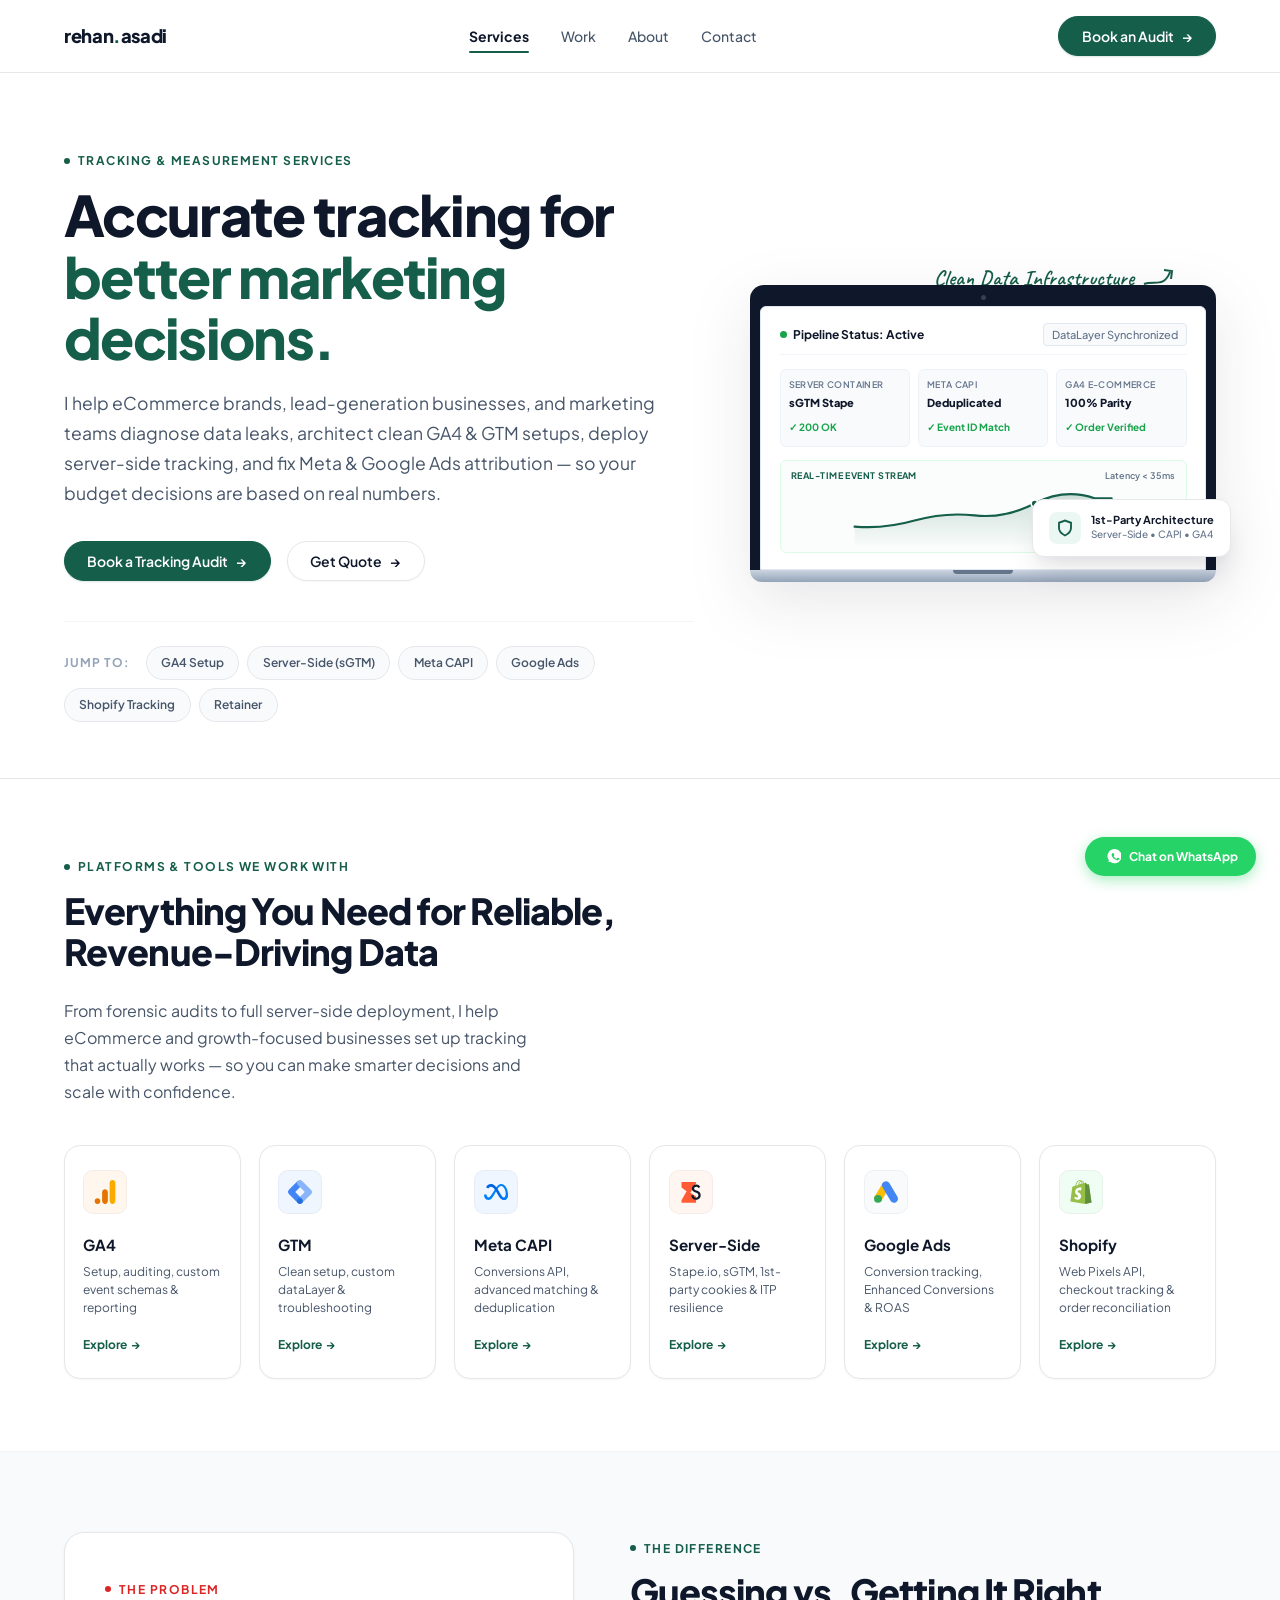
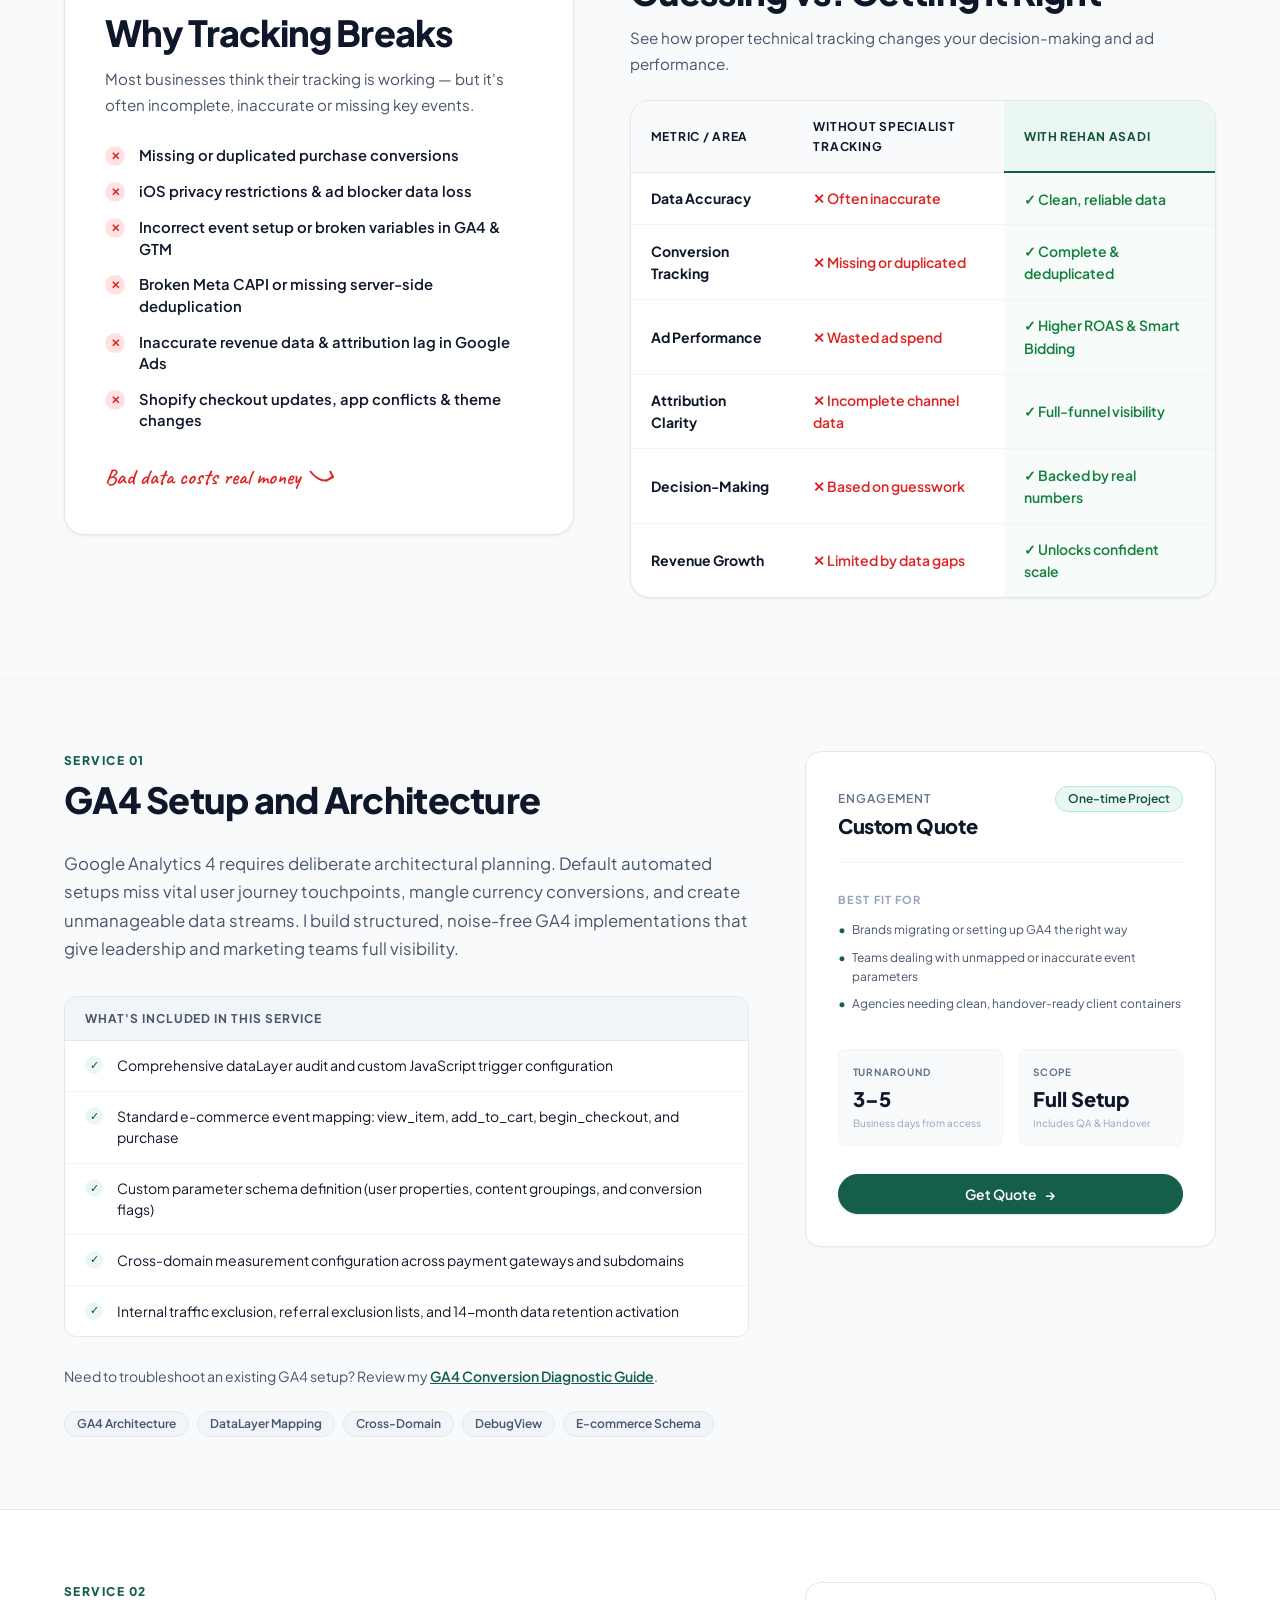
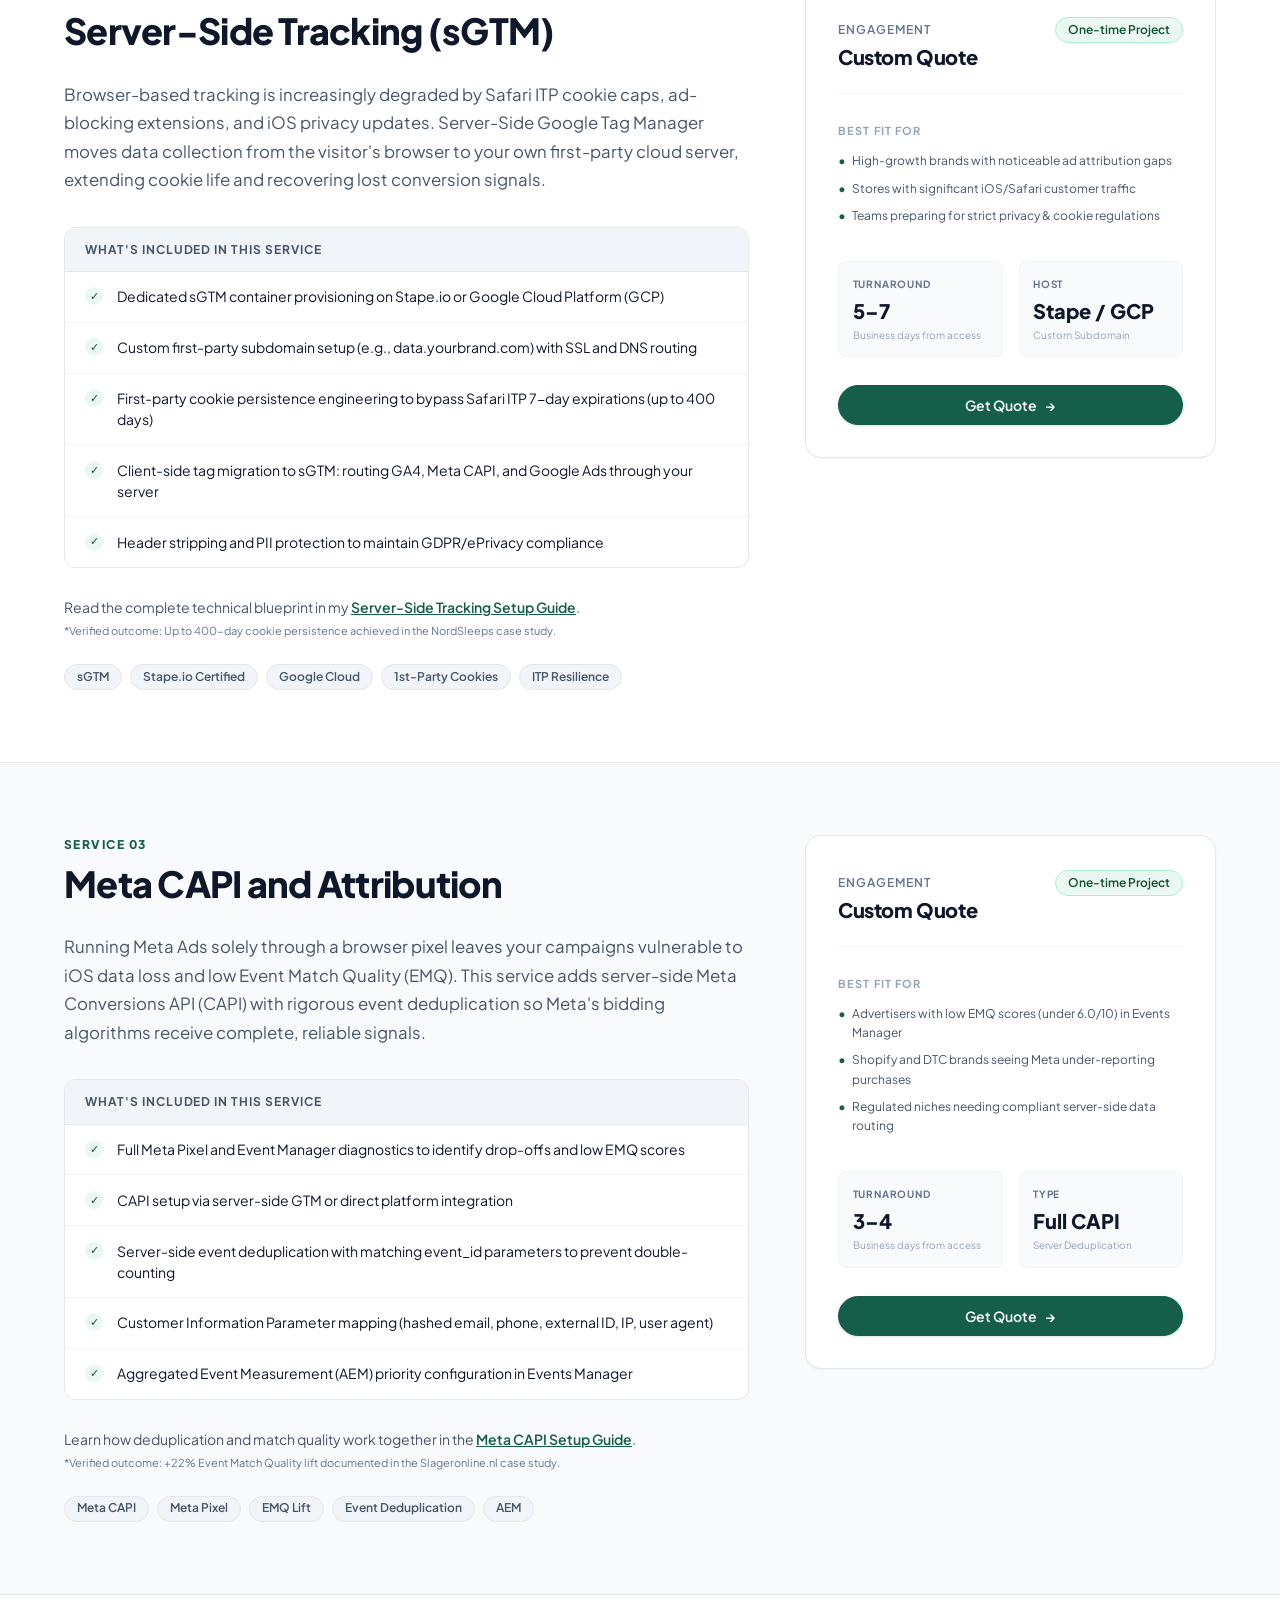
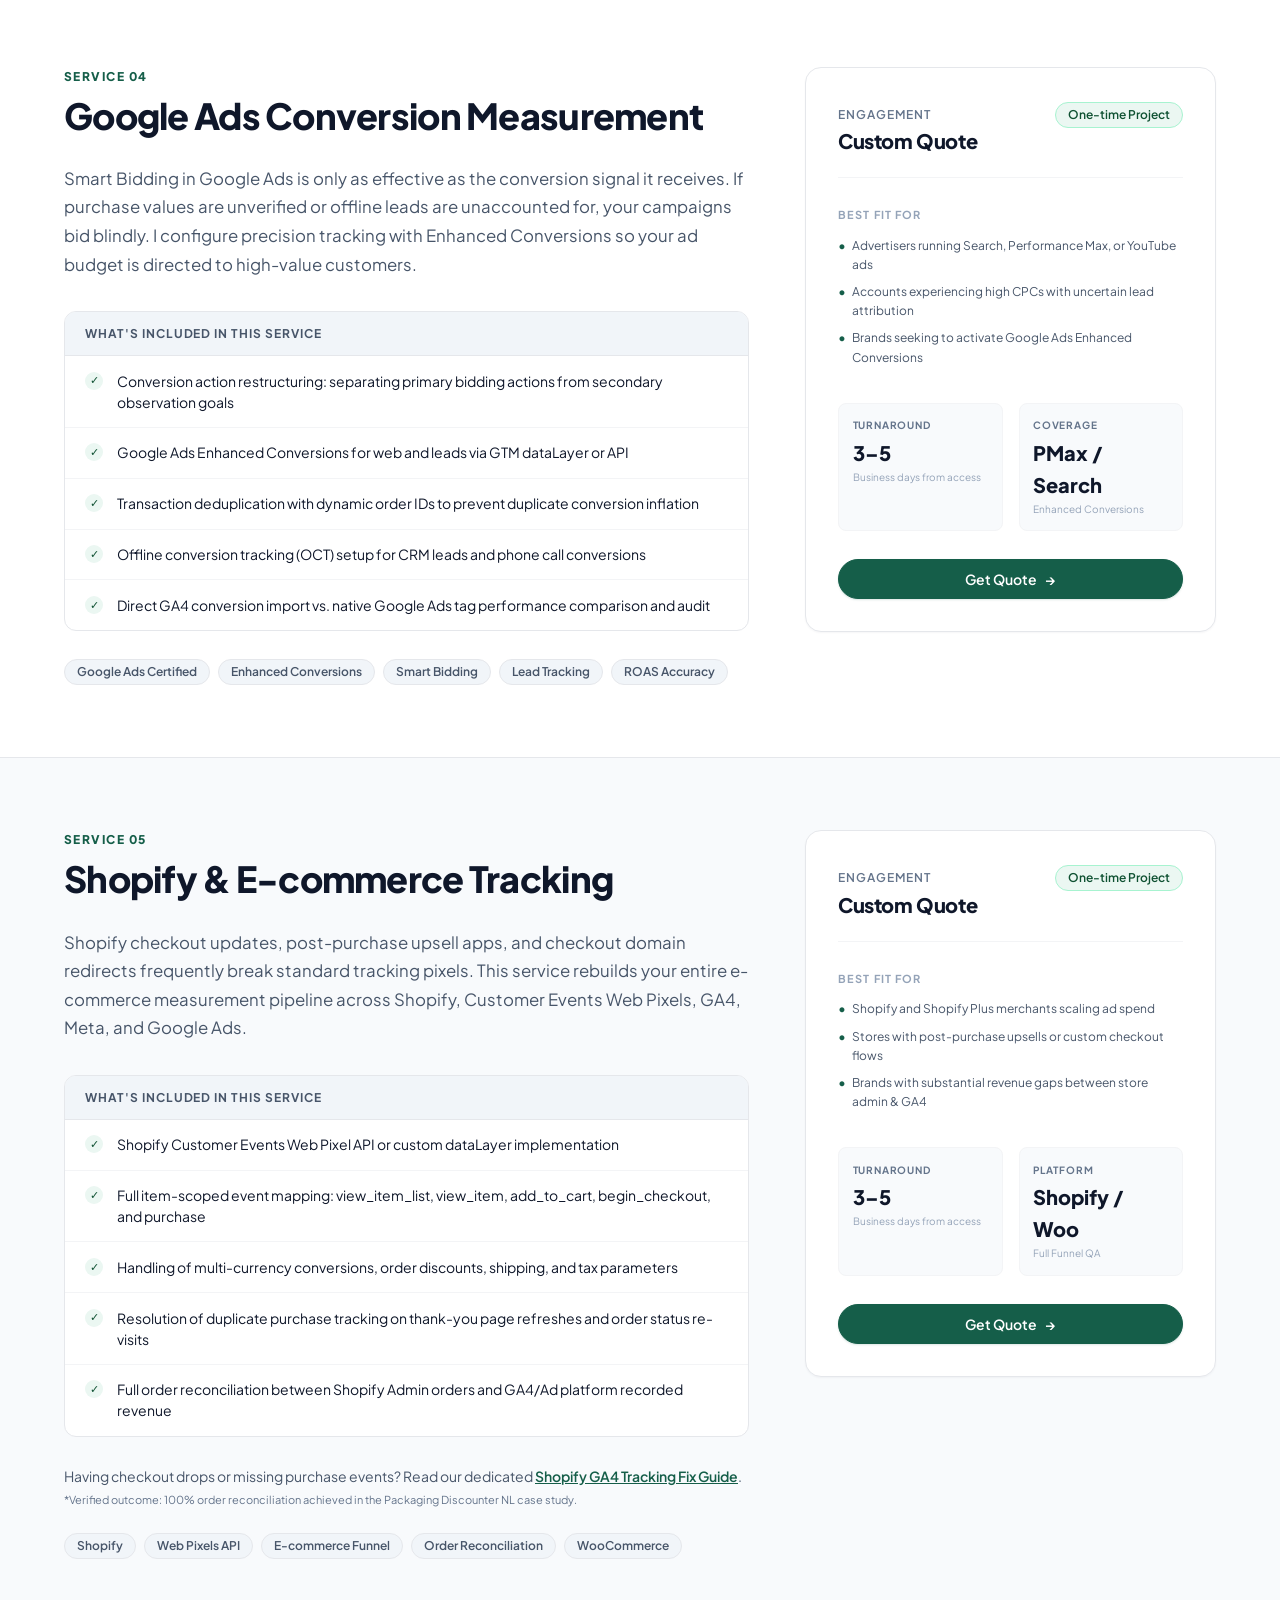
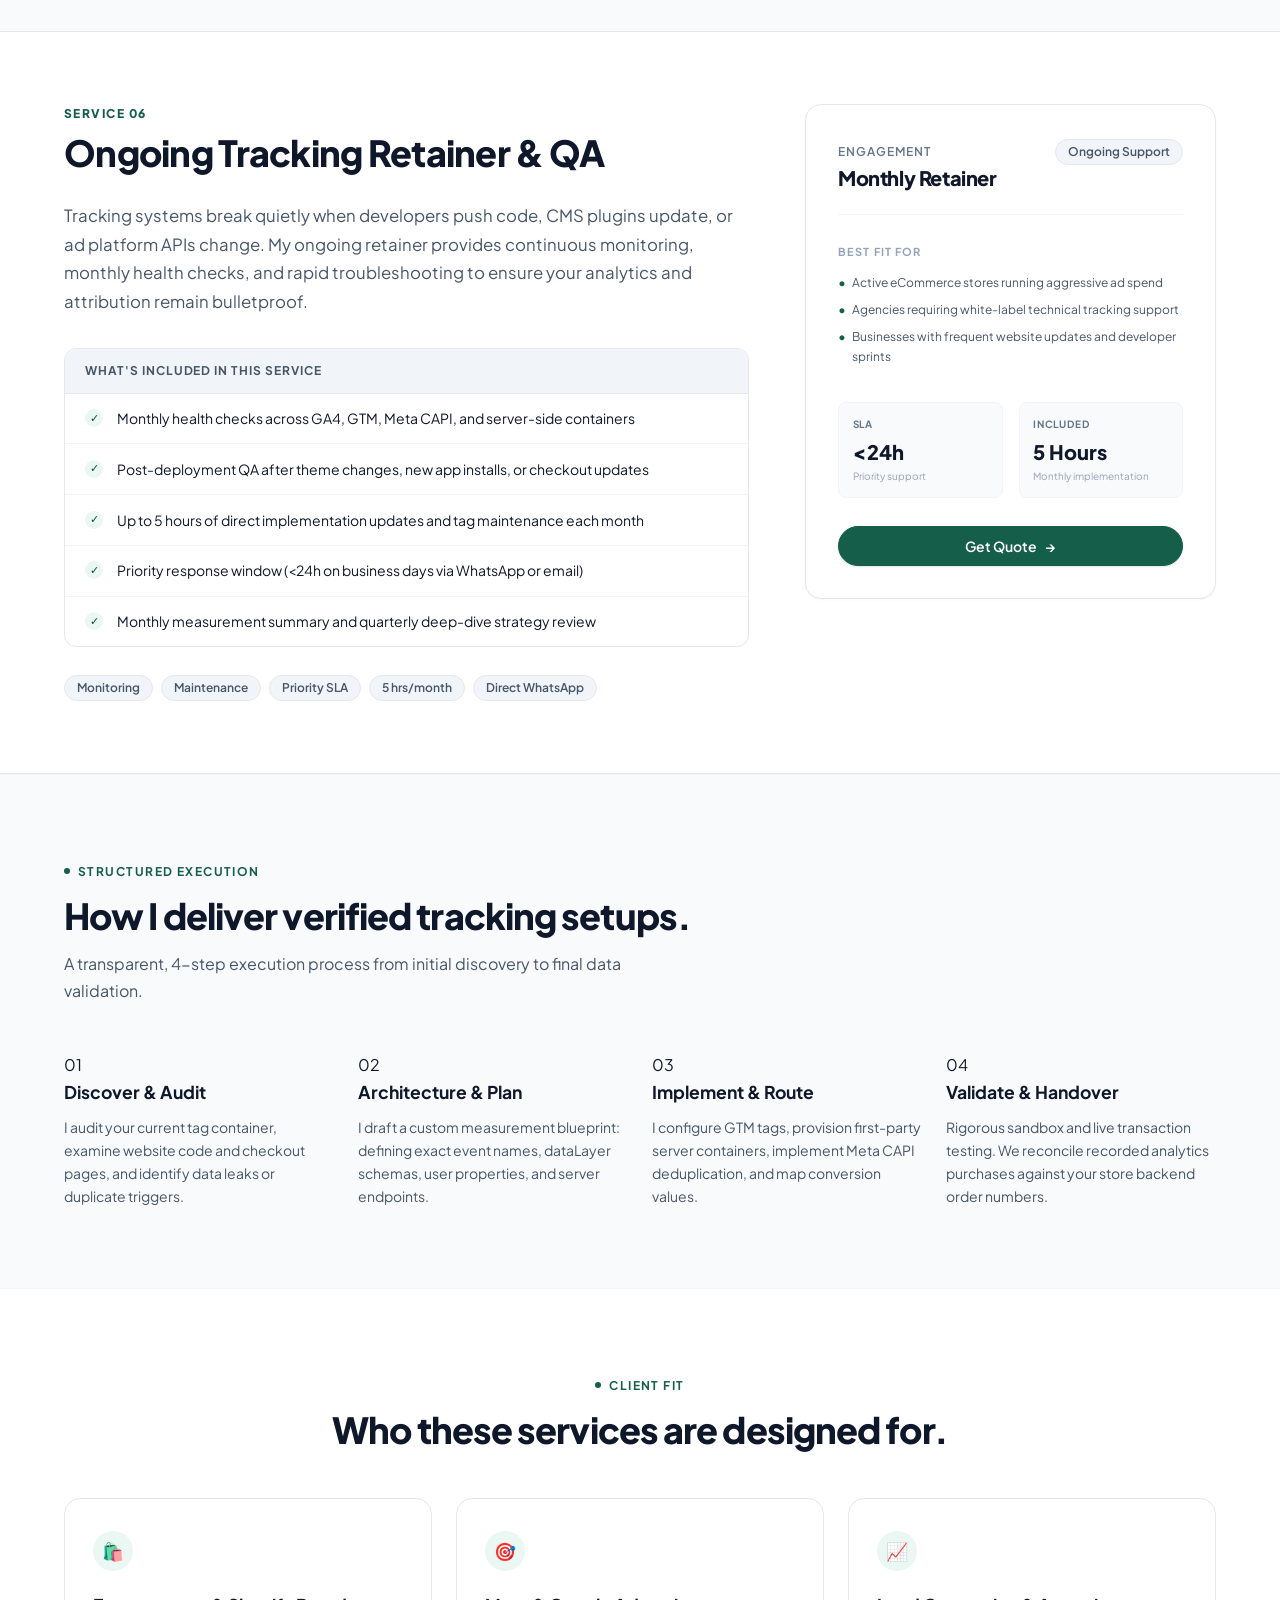
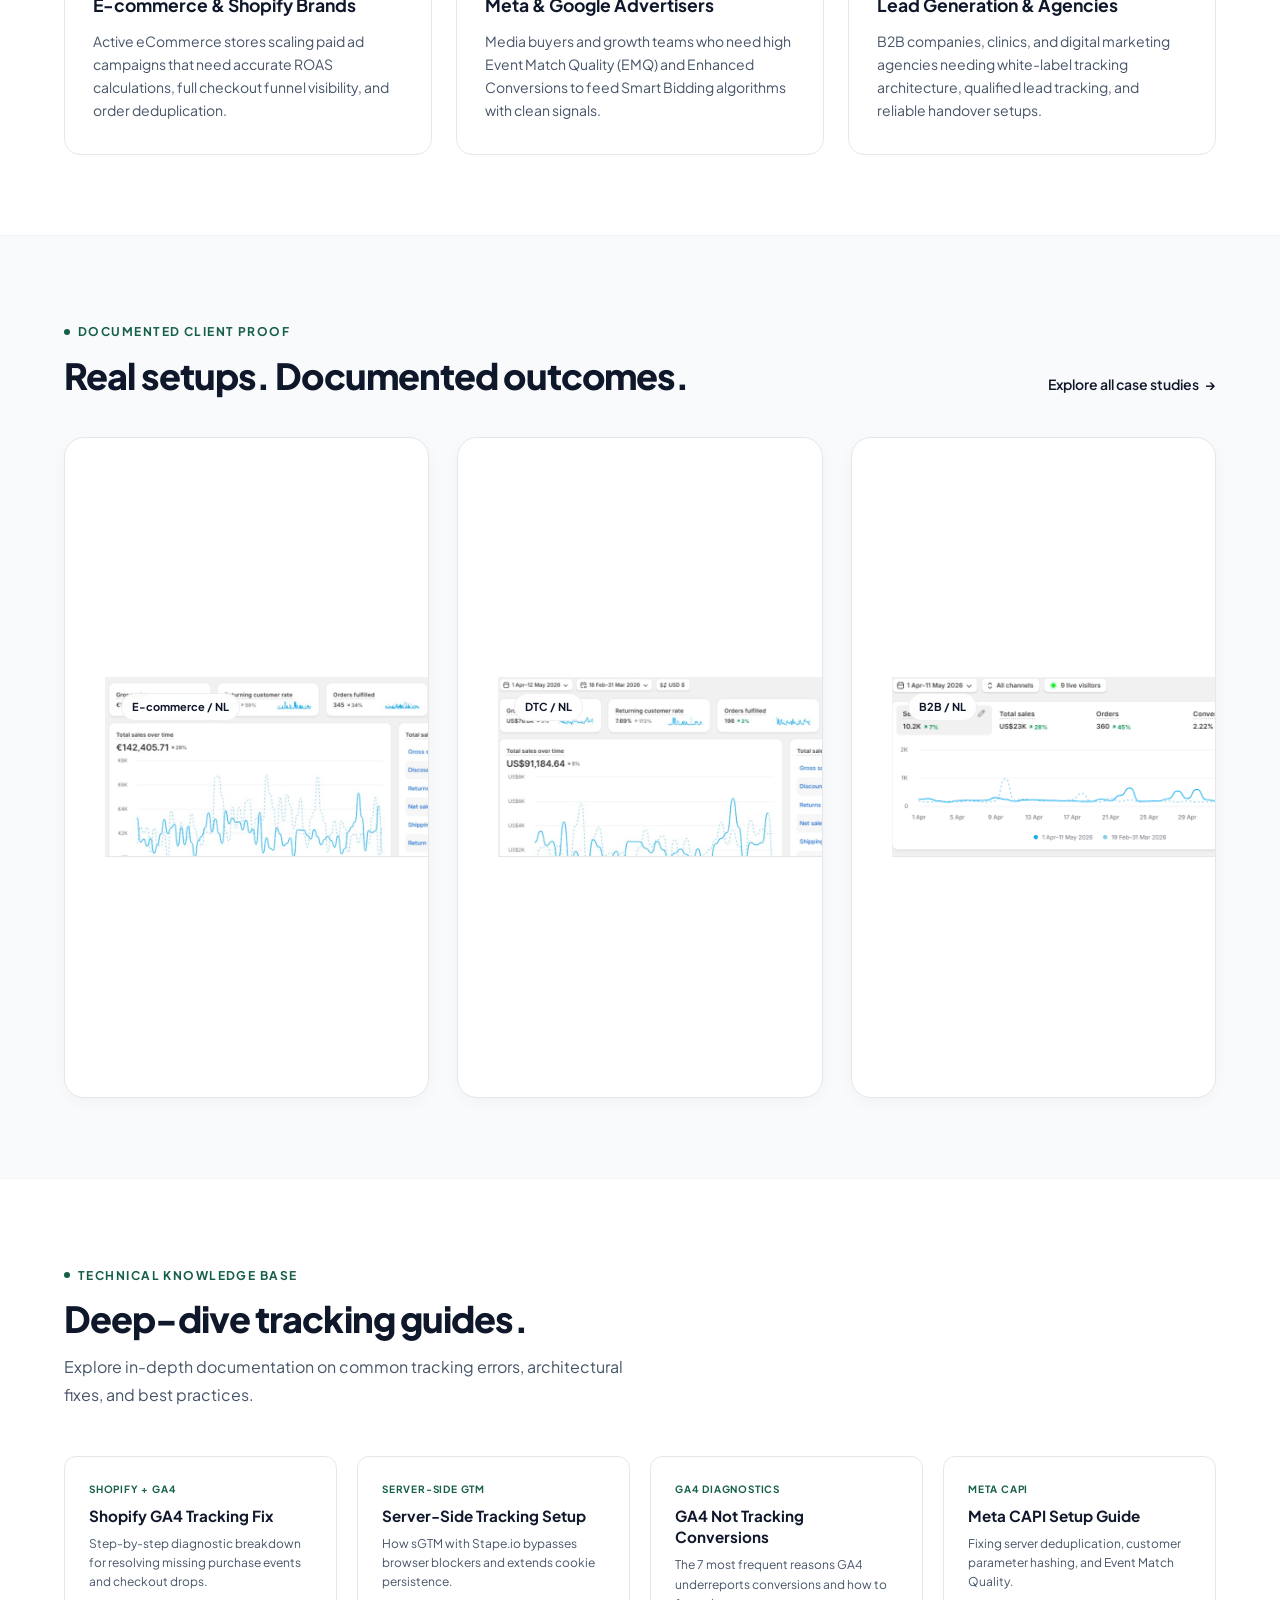
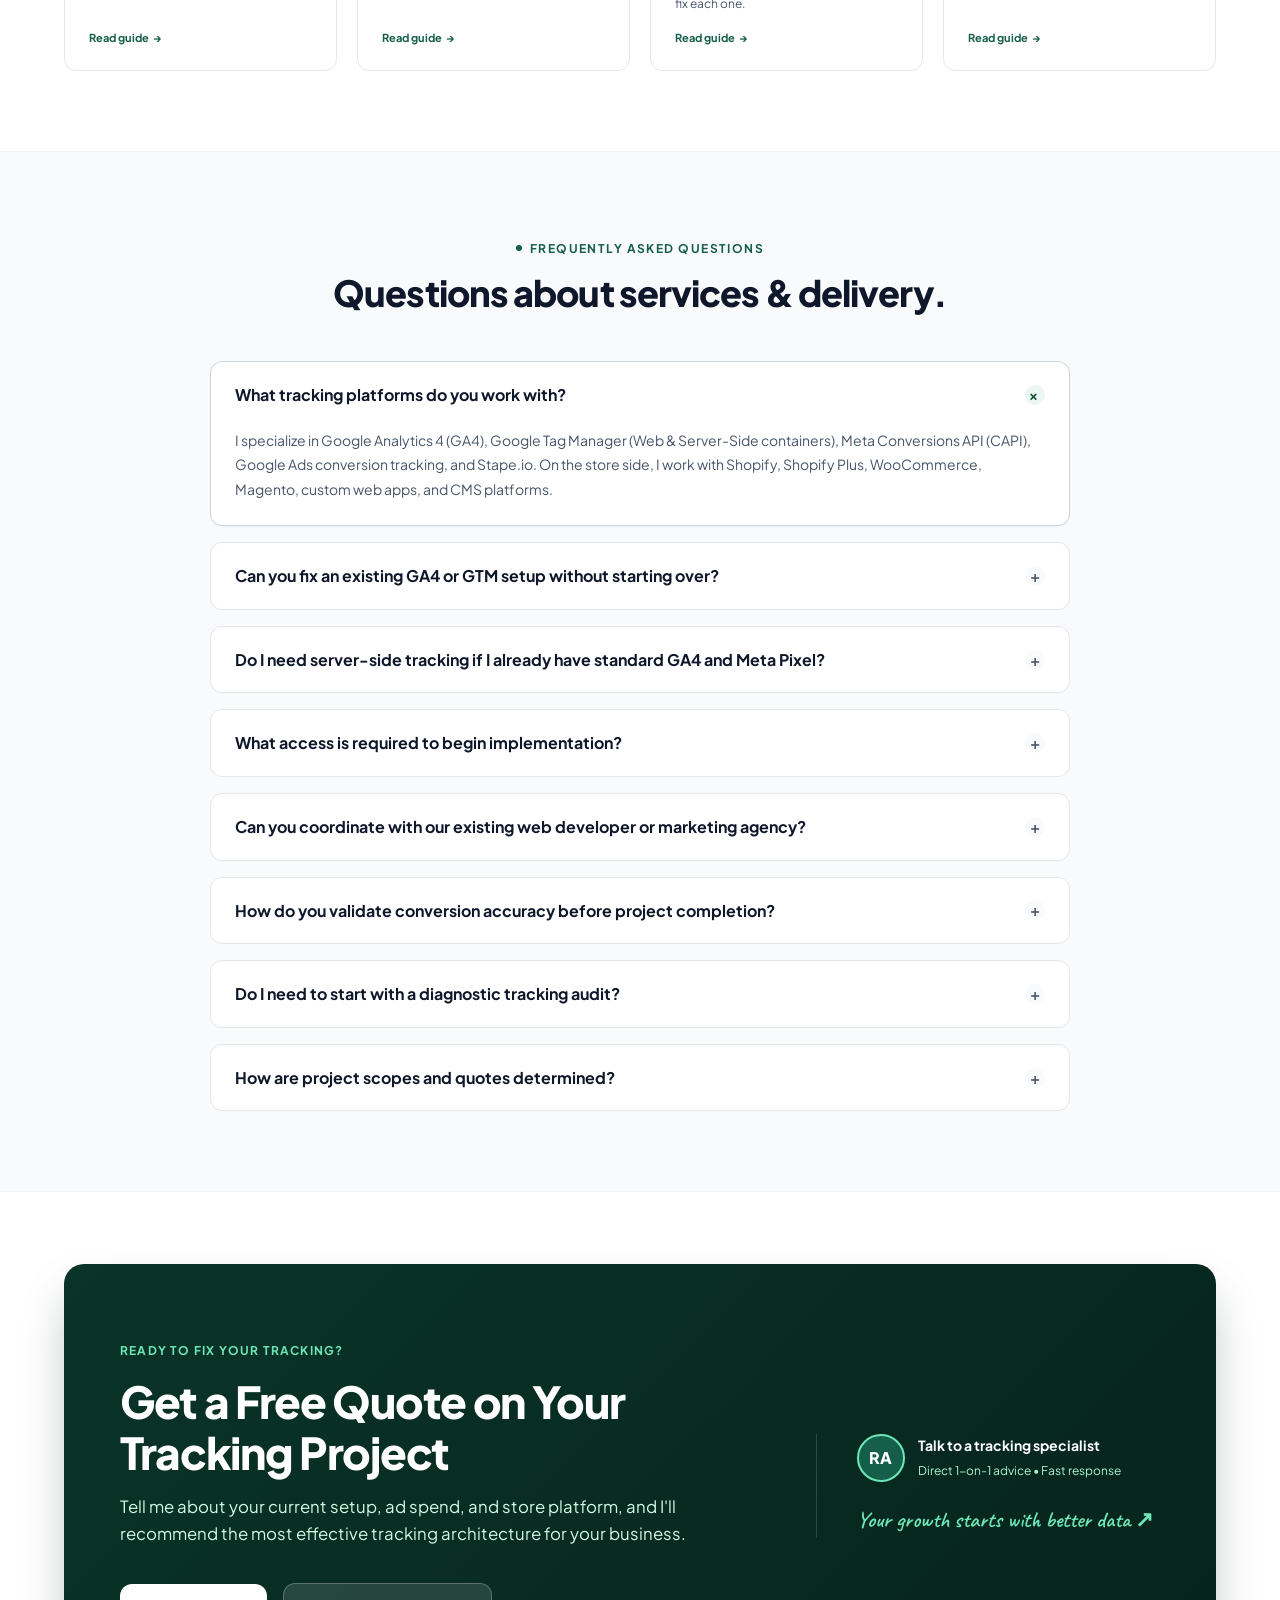
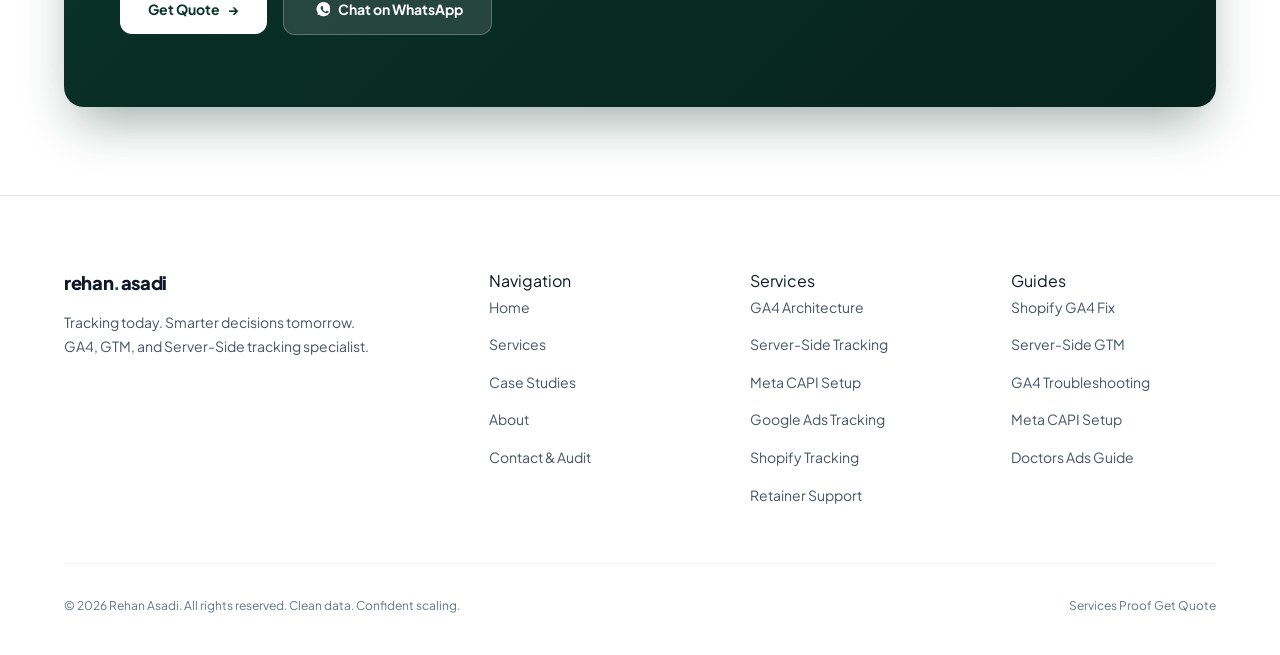
<file: services.html>
<!DOCTYPE html>
<html lang="en">
<head>
  <!-- Google tag (gtag.js) -->
  <script async src="https://www.googletagmanager.com/gtag/js?id=G-E7CHCE0W9C"></script>
  <script>
    window.dataLayer = window.dataLayer || [];
    function gtag(){dataLayer.push(arguments);}
    gtag('js', new Date());

    gtag('config', 'G-E7CHCE0W9C');
  </script>

    <!-- Favicon -->
  <link rel="icon" type="image/svg+xml" href="/favicon.svg" />
  <link rel="icon" type="image/png" sizes="48x48" href="/favicon-48x48.png" />
  <link rel="icon" type="image/png" sizes="32x32" href="/favicon-32x32.png" />
  <link rel="icon" type="image/png" sizes="16x16" href="/favicon-16x16.png" />
  <link rel="shortcut icon" href="/favicon.ico" />
  <link rel="apple-touch-icon" sizes="180x180" href="/apple-touch-icon.png" />
  <link rel="manifest" href="/site.webmanifest" />

  <meta charset="UTF-8" />
  <meta name="viewport" content="width=device-width, initial-scale=1.0" />
  <title>Conversion Tracking &amp; Analytics Services - Rehan Asadi | GA4, GTM &amp; Server-Side</title>
  <meta name="description" content="Specialist GA4 setup, GTM architecture, server-side tracking (sGTM), Meta CAPI, Google Ads conversion tracking, and tracking audits. Clean data for confident decisions." />
  <meta name="author" content="Rehan Munawar" />
  <link rel="canonical" href="https://rehanasadi.com/services" />

  <!-- Open Graph / Meta -->
  <meta property="og:type" content="website" />
  <meta property="og:url" content="https://rehanasadi.com/services" />
  <meta property="og:title" content="Conversion Tracking &amp; Analytics Services - Rehan Asadi" />
  <meta property="og:description" content="Specialist GA4, GTM, Meta CAPI, server-side tracking, and tracking audits for eCommerce and lead-gen brands." />

  <!-- Fonts & Stylesheets -->
  <link rel="preconnect" href="https://fonts.googleapis.com" />
  <link rel="preconnect" href="https://fonts.gstatic.com" crossorigin />
  <link rel="stylesheet" href="assets/design-system.css" />
  <link rel="stylesheet" href="assets/inner-pages.css" />
  <link rel="stylesheet" href="assets/contact-socials.css" />

  <!-- JSON-LD Structured Data -->
  <script type="application/ld+json">
  {
    "@context": "https://schema.org",
    "@graph": [
      {
        "@type": "BreadcrumbList",
        "itemListElement": [
          {
            "@type": "ListItem",
            "position": 1,
            "name": "Home",
            "item": "https://rehanasadi.com/"
          },
          {
            "@type": "ListItem",
            "position": 2,
            "name": "Services",
            "item": "https://rehanasadi.com/services"
          }
        ]
      },
      {
        "@type": "ProfessionalService",
        "name": "Rehan Asadi - Tracking & Analytics Specialist",
        "url": "https://rehanasadi.com/services",
        "description": "Specialist GA4 setup, GTM architecture, server-side tracking (sGTM), Meta CAPI, and conversion measurement services.",
        "founder": {
          "@type": "Person",
          "name": "Rehan Munawar",
          "jobTitle": "Tracking & Measurement Specialist"
        },
        "hasOfferCatalog": {
          "@type": "OfferCatalog",
          "name": "Tracking & Measurement Services",
          "itemListElement": [
            {
              "@type": "Offer",
              "itemOffered": {
                "@type": "Service",
                "name": "GA4 Setup and Architecture",
                "description": "Full GA4 configuration, e-commerce dataLayer, custom event schemas, and DebugView QA."
              }
            },
            {
              "@type": "Offer",
              "itemOffered": {
                "@type": "Service",
                "name": "Server-Side Tracking (sGTM)",
                "description": "First-party sGTM deployment via Stape.io or GCP, bypassing ad-blockers and Safari ITP."
              }
            },
            {
              "@type": "Offer",
              "itemOffered": {
                "@type": "Service",
                "name": "Meta CAPI and Attribution",
                "description": "Conversions API implementation with deduplication and Event Match Quality optimization."
              }
            },
            {
              "@type": "Offer",
              "itemOffered": {
                "@type": "Service",
                "name": "Google Ads Conversion Tracking",
                "description": "Enhanced conversions, primary/secondary conversion actions, and lead/purchase measurement."
              }
            },
            {
              "@type": "Offer",
              "itemOffered": {
                "@type": "Service",
                "name": "Shopify & E-commerce Tracking",
                "description": "Shopify Web Pixel API, full funnel e-commerce dataLayer, and order reconciliation."
              }
            },
            {
              "@type": "Offer",
              "itemOffered": {
                "@type": "Service",
                "name": "Diagnostic Tracking Audit",
                "description": "Forensic audit across GTM, GA4, Meta, and store platforms with written remediation roadmap."
              }
            }
          ]
        }
      },
      {
        "@type": "FAQPage",
        "mainEntity": [
          {
            "@type": "Question",
            "name": "What tracking platforms do you work with?",
            "acceptedAnswer": {
              "@type": "Answer",
              "text": "I specialize in Google Analytics 4 (GA4), Google Tag Manager (Web & Server-Side), Meta Conversions API (CAPI), Google Ads, Stape.io, Shopify, and WooCommerce."
            }
          },
          {
            "@type": "Question",
            "name": "Can you fix an existing GA4 or GTM setup without starting over?",
            "acceptedAnswer": {
              "@type": "Answer",
              "text": "Yes. Most projects involve auditing and rebuilding inherited setups: removing conflicting tags, fixing duplicate purchases, correcting measurement IDs, and restoring accurate attribution."
            }
          },
          {
            "@type": "Question",
            "name": "Do I need server-side tracking if I already have standard pixels?",
            "acceptedAnswer": {
              "@type": "Answer",
              "text": "If your business spends meaningfully on paid advertising or receives substantial traffic from iOS / Safari devices, server-side tracking is highly recommended to bypass ad-blockers and extend cookie lifetimes up to 400 days."
            }
          },
          {
            "@type": "Question",
            "name": "Do I need a tracking audit first?",
            "acceptedAnswer": {
              "@type": "Answer",
              "text": "If you are unsure where your tracking is leaking, a diagnostic tracking audit is the recommended starting point to uncover broken tags, missing purchase events, and attribution gaps."
            }
          }
        ]
      }
    ]
  }
  </script>
</head>
<body>

  <!-- =========================================================================
       1. SHARED HEADER
       ========================================================================= -->
  <header class="site-header">
    <div class="ds-container">
      <div class="site-header-inner">
        <a href="/" class="site-logo" aria-label="Rehan Asadi Home">
          rehan<span>.</span>asadi
        </a>

        <nav class="site-nav" aria-label="Main Navigation">
          <a href="services.html" class="active">Services</a>
          <a href="case-studies.html">Work</a>
          <a href="about.html">About</a>
          <a href="audit.html">Contact</a>
        </nav>

        <div class="nav-actions">
          <a href="audit.html" class="btn btn-primary">
            Book an Audit <span class="btn-icon-arrow" aria-hidden="true">→</span>
          </a>
          <button class="mobile-nav-toggle" id="mobile-toggle" aria-label="Toggle navigation menu" aria-expanded="false">
            <svg width="24" height="24" viewBox="0 0 24 24" fill="none" stroke="currentColor" stroke-width="2" stroke-linecap="round" stroke-linejoin="round">
              <line x1="3" y1="12" x2="21" y2="12"></line>
              <line x1="3" y1="6" x2="21" y2="6"></line>
              <line x1="3" y1="18" x2="21" y2="18"></line>
            </svg>
          </button>
        </div>
      </div>
    </div>

    <!-- Mobile Drawer -->
    <div class="mobile-nav-drawer" id="mobile-drawer" hidden>
      <ul class="mobile-nav-list">
        <li><a href="services.html" style="font-weight: 700; color: var(--ds-accent);">Services</a></li>
        <li><a href="case-studies.html">Work / Case Studies</a></li>
        <li><a href="about.html">About</a></li>
        <li><a href="audit.html">Contact</a></li>
      </ul>
      <a href="audit.html" class="btn btn-primary" style="width: 100%; text-align: center;">
        Book an Audit →
      </a>
    </div>
  </header>

  <main>
    <!-- =========================================================================
         2. HERO SECTION (OPTION B BASE STRUCTURE & TYPOGRAPHY)
         ========================================================================= -->
    <section class="inner-hero" style="overflow: visible;">
      <div class="ds-container">
        <div class="services-hero-grid">
          <!-- Left Column: Copy, CTAs, and Quick Jump -->
          <div class="inner-hero-content" style="max-width: 100%;">
            <p class="ds-eyebrow">
              <span class="ds-eyebrow-dot" aria-hidden="true"></span>
              Tracking &amp; Measurement Services
            </p>
            <h1 class="inner-hero-h1">
              Accurate tracking for<br />
              <span style="color: var(--ds-accent);">better marketing decisions.</span>
            </h1>
            <p class="inner-hero-lead">
              I help eCommerce brands, lead-generation businesses, and marketing teams diagnose data leaks, architect clean GA4 &amp; GTM setups, deploy server-side tracking, and fix Meta &amp; Google Ads attribution &mdash; so your budget decisions are based on real numbers.
            </p>
            <div class="inner-hero-actions">
              <a href="audit.html" class="btn btn-primary">
                Book a Tracking Audit <span class="btn-icon-arrow" aria-hidden="true">→</span>
              </a>
              <a href="https://wa.me/13025603106?text=Hi%20Rehan%2C%20I%20would%20like%20to%20get%20a%20quote%20for%20tracking%20services." class="btn btn-secondary" target="_blank" rel="noopener">
                Get Quote <span class="btn-icon-arrow" aria-hidden="true">→</span>
              </a>
            </div>

            <!-- Quick Jump Anchor Bar -->
            <nav class="inner-jump-nav" aria-label="Jump to specific service">
              <span class="inner-jump-label">Jump to:</span>
              <a href="#ga4" class="inner-jump-link">GA4 Setup</a>
              <a href="#sgtm" class="inner-jump-link">Server-Side (sGTM)</a>
              <a href="#capi" class="inner-jump-link">Meta CAPI</a>
              <a href="#gads" class="inner-jump-link">Google Ads</a>
              <a href="#shopify" class="inner-jump-link">Shopify Tracking</a>
              <a href="#retainer" class="inner-jump-link">Retainer</a>
            </nav>
          </div>

          <!-- Right Column: Decorative Technical Pipeline Console (Zero Fake Metrics) -->
          <div class="hero-laptop-wrap">
            <div class="hero-script-annotation" aria-hidden="true">
              Clean Data Infrastructure
              <svg width="34" height="24" viewBox="0 0 34 24" fill="none" stroke="currentColor" stroke-width="2"><path d="M2 18 C 12 14, 22 22, 28 6 M22 4 L 30 5 L 29 13"></path></svg>
            </div>

            <div class="laptop-device" aria-label="Measurement Infrastructure Overview">
              <div class="laptop-screen">
                <div class="laptop-camera"></div>
                <div class="laptop-display">
                  <!-- Console Top Bar -->
                  <div class="screen-top-bar">
                    <div style="display: flex; align-items: center; gap: 6px;">
                      <span style="width: 7px; height: 7px; border-radius: 50%; background: #16A34A; display: inline-block;"></span>
                      <span class="screen-top-title" style="font-size: 12px;">Pipeline Status: Active</span>
                    </div>
                    <span class="screen-time-badge">DataLayer Synchronized</span>
                  </div>

                  <!-- 3 Technical Status Boxes -->
                  <div class="screen-metrics-row">
                    <div class="screen-metric-box">
                      <div class="screen-metric-label">Server Container</div>
                      <div class="screen-metric-val" style="font-size: 11px;">sGTM Stape</div>
                      <span class="screen-metric-delta" style="color: #16A34A; font-size: 10px;">✓ 200 OK</span>
                    </div>
                    <div class="screen-metric-box">
                      <div class="screen-metric-label">Meta CAPI</div>
                      <div class="screen-metric-val" style="font-size: 11px;">Deduplicated</div>
                      <span class="screen-metric-delta" style="color: #16A34A; font-size: 10px;">✓ Event ID Match</span>
                    </div>
                    <div class="screen-metric-box">
                      <div class="screen-metric-label">GA4 E-commerce</div>
                      <div class="screen-metric-val" style="font-size: 11px;">100% Parity</div>
                      <span class="screen-metric-delta" style="color: #16A34A; font-size: 10px;">✓ Order Verified</span>
                    </div>
                  </div>

                  <!-- Live Event Signal Area -->
                  <div class="screen-chart-area">
                    <div style="display: flex; justify-content: space-between; align-items: center; margin-bottom: 4px;">
                      <span style="font-size: 9px; font-weight: 700; text-transform: uppercase; letter-spacing: 0.05em; color: #155E49;">Real-Time Event Stream</span>
                      <span style="font-size: 9px; font-weight: 600; color: #64748B;">Latency &lt; 35ms</span>
                    </div>
                    <svg viewBox="0 0 300 70" style="width: 100%; height: 60px; display: block;" role="img" aria-label="Real-time event stream signal">
                      <defs>
                        <linearGradient id="signalGrad" x1="0" y1="0" x2="0" y2="1">
                          <stop offset="0%" stop-color="#155E49" stop-opacity="0.2" />
                          <stop offset="100%" stop-color="#155E49" stop-opacity="0.0" />
                        </linearGradient>
                      </defs>
                      <path d="M0 45 Q 35 48 70 38 T 140 32 T 210 18 T 280 12 L 300 12 L 300 70 L 0 70 Z" fill="url(#signalGrad)" />
                      <path d="M0 45 Q 35 48 70 38 T 140 32 T 210 18 T 280 12 L 300 12" fill="none" stroke="#155E49" stroke-width="2.5" stroke-linecap="round" />
                      <circle cx="210" cy="18" r="4" fill="#155E49" stroke="#FFFFFF" stroke-width="2" />
                    </svg>
                  </div>
                </div>
              </div>
              <div class="laptop-base">
                <div class="laptop-notch"></div>
              </div>

              <!-- Floating Badge -->
              <div class="laptop-floating-badge" aria-hidden="true">
                <div class="floating-badge-icon">
                  <svg width="18" height="18" viewBox="0 0 24 24" fill="none" stroke="currentColor" stroke-width="2.5"><path d="M12 22s8-4 8-10V5l-8-3-8 3v7c0 6 8 10 8 10z"></path></svg>
                </div>
                <div class="floating-badge-text">
                  1st-Party Architecture
                  <span>Server-Side &bull; CAPI &bull; GA4</span>
                </div>
              </div>
            </div>
          </div>
        </div>
      </div>
    </section>

    <!-- =========================================================================
         3. PLATFORMS & TOOLS WE WORK WITH (BORROWED FROM OPTION C - 6 CARDS)
         ========================================================================= -->
    <section class="ds-section" style="padding-top: 4.5rem; padding-bottom: 4.5rem;">
      <div class="ds-container">
        <div style="display: flex; justify-content: space-between; align-items: flex-end; flex-wrap: wrap; gap: 1.5rem; margin-bottom: 2rem;">
          <div>
            <p class="ds-eyebrow">
              <span class="ds-eyebrow-dot" aria-hidden="true"></span>
              Platforms &amp; Tools We Work With
            </p>
            <h2 class="ds-title" style="max-width: 650px;">
              Everything You Need for Reliable, Revenue-Driving Data
            </h2>
          </div>
          <p class="ds-desc" style="max-width: 480px; margin: 0;">
            From forensic audits to full server-side deployment, I help eCommerce and growth-focused businesses set up tracking that actually works &mdash; so you can make smarter decisions and scale with confidence.
          </p>
        </div>

        <!-- 6 Platform Cards (Option C Style) -->
        <div class="platform-grid-6">
          <!-- Card 1: GA4 -->
          <a href="#ga4" class="platform-card">
            <div class="platform-icon-wrap icon-ga4" aria-hidden="true">
              <svg viewBox="0 0 512 512" fill="none" xmlns="http://www.w3.org/2000/svg">
                <g transform="translate(-174.95 -339.18)scale(3.54856)">
                  <path d="M149.3 112.8V221c0 12.1 8.4 18.9 17.2 18.9 8.2 0 17.2-5.7 17.2-18.9V113.6c0-11.1-8.2-18-17.2-18s-17.2 7.6-17.2 17.2" fill="#F9AB00"/>
                  <path d="M104.2 167.7V221c0 12.1 8.4 18.9 17.2 18.9 8.2 0 17.2-5.7 17.2-18.9v-52.5c0-11.1-8.2-18-17.2-18s-17.2 7.7-17.2 17.2" fill="#E37400"/>
                  <path d="M93.6 222.7c0 9.5-7.7 17.2-17.2 17.2s-17.2-7.7-17.2-17.2 7.7-17.2 17.2-17.2 17.2 7.6 17.2 17.2" fill="#E37400"/>
                </g>
              </svg>
            </div>
            <h3 class="platform-card-title">GA4</h3>
            <p class="platform-card-desc">Setup, auditing, custom event schemas &amp; reporting</p>
            <span class="platform-card-arrow">Explore <span aria-hidden="true">→</span></span>
          </a>

          <!-- Card 2: GTM -->
          <a id="gtm" href="#sgtm" class="platform-card" style="scroll-margin-top: 90px;">
            <div class="platform-icon-wrap icon-gtm" aria-hidden="true">
              <svg viewBox="0 0 512 512" fill="none" xmlns="http://www.w3.org/2000/svg">
                <path d="m300.5 491-88.8-86.6 190.8-194.9 92 90.1z" fill="#8AB4F8"/>
                <path d="m300.9 107.9-88.6-90.4L18.7 209.3c-25 25-25 65.4 0 90.4l190.7 192 90.2-84.4-145.3-152.8z" fill="#4285F4"/>
                <path d="m493.3 210.7-192-192c-25-25-65.5-25-90.5 0s-25 65.5 0 90.5l192 192c25 25 65.5 25 90.5 0 24.9-24.9 24.9-65.5 0-90.5" fill="#8AB4F8"/>
                <circle cx="254.5" cy="449.5" r="62.5" fill="#246FDB"/>
              </svg>
            </div>
            <h3 class="platform-card-title">GTM</h3>
            <p class="platform-card-desc">Clean setup, custom dataLayer &amp; troubleshooting</p>
            <span class="platform-card-arrow">Explore <span aria-hidden="true">→</span></span>
          </a>

          <!-- Card 3: Meta CAPI -->
          <a href="#capi" class="platform-card">
            <div class="platform-icon-wrap icon-capi" aria-hidden="true">
              <svg viewBox="0 0 1567 1041" fill="none" xmlns="http://www.w3.org/2000/svg">
                <defs>
                  <linearGradient id="metaGrad" x1="332.6" x2="1411" y1="637.7" y2="692.2" gradientUnits="userSpaceOnUse">
                    <stop offset="0" stop-color="#0064e1"/>
                    <stop offset=".4" stop-color="#0064e1"/>
                    <stop offset=".8" stop-color="#0073ee"/>
                    <stop offset="1" stop-color="#0082fb"/>
                  </linearGradient>
                </defs>
                <path d="M169.5 686.5c0 59.9 13.1 105.8 30.3 133.6 22.5 36.4 56 51.8 90.2 51.8 44.2 0 84.5-10.9 162.3-118.6C514.6 667.1 588 546 637.4 470l83.7-128.6c58.1-89.3 125.3-188.6 202.5-255.9C986.5 30.5 1054.5 0 1122.8 0c114.8 0 224.1 66.5 307.7 191.4 91.6 136.7 136 308.8 136 486.5 0 105.6-20.8 183.2-56.2 244.6-34.2 59.3-100.8 118.5-213 118.5V871.9c96 0 120-88.3 120-189.3 0-144-33.6-303.8-107.5-418-52.4-81-120.4-130.5-195.2-130.5-80.8 0-145.9 61.1-219.1 169.9-38.9 57.8-78.8 128.3-123.6 207.8l-49.4 87.5c-99.1 175.9-124.2 216-173.8 282.1C461.9 997.1 387.7 1041 290 1041c-115.8 0-189.1-50.2-234.4-125.8C18.5 853.5.3 772.6.3 680.5z" fill="#0081FB"/>
                <path d="M133.7 203.3C211.3 83.7 323.2 0 451.6 0 525.9 0 599.8 22 677 85.1c84.4 68.9 174.4 182.5 286.7 369.6l40.2 67.1c97.2 162 152.5 245.3 184.8 284.6 41.6 50.5 70.8 65.5 108.6 65.5 96 0 120-88.3 120-189.3l149.2-4.7c0 105.6-20.8 183.2-56.2 244.6-34.2 59.3-100.8 118.5-213 118.5-69.7 0-131.5-15.2-199.8-79.6C1045 911.9 983.6 824 936.4 744.9L796 510.1c-70.5-117.8-135.2-205.6-172.6-245.4-40.2-42.8-92-94.5-174.5-94.5-66.9 0-123.6 46.9-171.1 118.7z" fill="url(#metaGrad)"/>
              </svg>
            </div>
            <h3 class="platform-card-title">Meta CAPI</h3>
            <p class="platform-card-desc">Conversions API, advanced matching &amp; deduplication</p>
            <span class="platform-card-arrow">Explore <span aria-hidden="true">→</span></span>
          </a>

          <!-- Card 4: Server-Side Tracking -->
          <a href="#sgtm" class="platform-card">
            <div class="platform-icon-wrap icon-sgtm" aria-hidden="true">
              <svg viewBox="0 2 36 38" fill="none" xmlns="http://www.w3.org/2000/svg">
                <path d="M26 7L17 22L26 28V38H3V34L11 20L3 14V5H26V7Z" fill="#FF5C35"/>
                <path d="M32.6989 13.1104L29.838 14.8057C29.3032 13.8773 28.7936 13.2718 28.3092 12.9893C27.8046 12.6663 27.1538 12.5049 26.3566 12.5049C25.3777 12.5049 24.5654 12.7824 23.9196 13.3374C23.2737 13.8823 22.9508 14.5685 22.9508 15.396C22.9508 16.5363 23.7985 17.4546 25.4938 18.1509L27.8248 19.1045C29.722 19.8714 31.1095 20.8099 31.9874 21.9199C32.8654 23.0199 33.3043 24.3721 33.3043 25.9766C33.3043 28.126 32.5878 29.902 31.1549 31.3047C29.7119 32.7174 27.9207 33.4238 25.7814 33.4238C23.7531 33.4238 22.0779 32.8234 20.756 31.6226C19.4542 30.4217 18.6419 28.7314 18.319 26.5518L21.8912 25.7646C22.0527 27.137 22.3352 28.0856 22.7389 28.6104C23.4655 29.6195 24.525 30.124 25.9176 30.124C27.0175 30.124 27.9308 29.7557 28.6573 29.019C29.3839 28.2824 29.7472 27.349 29.7472 26.2188C29.7472 25.7646 29.6816 25.3509 29.5504 24.9775C29.4293 24.5941 29.2325 24.2459 28.9601 23.9331C28.6977 23.6102 28.3546 23.3125 27.9308 23.04C27.507 22.7575 27.0024 22.4901 26.4171 22.2378L24.1617 21.2993C20.9628 19.9471 19.3634 17.9692 19.3634 15.3657C19.3634 13.6099 20.0345 12.1416 21.3766 10.9609C22.7187 9.77018 24.3888 9.1748 26.3868 9.1748C29.0812 9.1748 31.1852 10.4867 32.6989 13.1104Z" fill="#111827"/>
              </svg>
            </div>
            <h3 class="platform-card-title">Server-Side</h3>
            <p class="platform-card-desc">Stape.io, sGTM, 1st-party cookies &amp; ITP resilience</p>
            <span class="platform-card-arrow">Explore <span aria-hidden="true">→</span></span>
          </a>

          <!-- Card 5: Google Ads -->
          <a href="#gads" class="platform-card">
            <div class="platform-icon-wrap icon-gads" aria-hidden="true">
              <svg viewBox="0 0 256 230" fill="none" xmlns="http://www.w3.org/2000/svg">
                <path d="M5.888 166.405L90.88 20.9C101.676 27.256 156.116 57.384 164.908 63.114L79.916 208.627C70.62 220.907-5.888 185.04 5.888 166.396v.009Z" fill="#FBBC04"/>
                <path d="M250.084 166.402L165.092 20.906C153.21 1.132 127.619-6.054 106.6 5.625c-21.018 11.679-27.418 36.837-15.536 57.494l84.992 145.514c11.882 19.765 37.473 26.95 58.492 15.272 20.1-11.679 27.418-37.73 15.536-57.503Z" fill="#4285F4"/>
                <ellipse cx="42.664" cy="187.924" rx="42.664" ry="41.604" fill="#34A853"/>
              </svg>
            </div>
            <h3 class="platform-card-title">Google Ads</h3>
            <p class="platform-card-desc">Conversion tracking, Enhanced Conversions &amp; ROAS</p>
            <span class="platform-card-arrow">Explore <span aria-hidden="true">→</span></span>
          </a>

          <!-- Card 6: Shopify -->
          <a href="#shopify" class="platform-card">
            <div class="platform-icon-wrap icon-shopify" aria-hidden="true">
              <svg viewBox="0 0 512 512" fill="none" xmlns="http://www.w3.org/2000/svg">
                <path d="M425.9 98.7c-.3-2.7-2.7-3.9-4.5-4.2s-38.1-.6-38.1-.6-30.6-29.7-33.6-32.7-8.8-2.1-11.2-1.5c0 0-5.8 1.8-15.4 4.8-1.5-5.1-3.9-11.5-7.3-17.9-10.9-20.9-26.6-31.8-46-31.8-1.2 0-2.7 0-3.9.3-.6-.6-1.2-1.2-1.8-2.1-8.7-9-19.3-13.3-32-13-24.8.6-49.4 18.5-69.6 50.6-14.2 22.4-24.8 50.6-27.9 72.4-28.5 8.8-48.4 14.8-48.7 15.1-14.2 4.5-14.8 4.8-16.7 18.5-1.5 10-39.1 301-39.1 301L345.3 512l136.5-33.9c.1 0-55.6-377-55.9-379.4M307.2 69.3c-7.3 2.1-15.4 4.8-24.5 7.6-.3-12.4-1.8-30-7.6-45.1 19 3.6 28.1 24.8 32.1 37.5m-40.9 12.8c-16.7 5.1-34.5 10.6-52.7 16.3 5.1-19.4 14.8-38.8 26.6-51.5 4.5-4.8 10.6-10 17.9-13 7 14.3 8.2 34.5 8.2 48.2m-33.9-65.4c5.8 0 10.6 1.2 14.8 3.9-6.7 3.3-13.3 8.5-19.4 15.1-15.7 17-27.9 43-32.7 68.4-15.1 4.5-29.7 9.1-43.3 13.3 9.1-39.9 42.4-99.5 80.6-100.7" fill="#95BF47"/>
                <path d="M421.3 94.5c-1.8-.3-38.1-.6-38.1-.6s-30.6-29.7-33.6-32.7c-1.2-1.2-2.7-1.8-4.2-1.8V512l136.5-33.9s-55.7-376.6-56-379.4c-.7-2.7-2.8-3.9-4.6-4.2" fill="#5E8E3E"/>
                <path d="M269.6 164.7 253.9 224s-17.6-8.2-38.8-6.7c-30.9 1.8-31.2 21.2-30.9 26.3 1.8 26.6 71.5 32.4 75.4 94.5 3 49-26 82.4-67.8 85.1-50.3 3-77.8-26.3-77.8-26.3l10.6-45.1s27.9 20.9 50 19.7c14.5-.9 19.7-12.7 19.1-21.2-2.1-34.5-59-32.7-62.7-89.3-3-47.8 28.5-96.3 97.8-100.8 27.2-2.4 40.8 4.5 40.8 4.5" fill="#FFFFFF"/>
              </svg>
            </div>
            <h3 class="platform-card-title">Shopify</h3>
            <p class="platform-card-desc">Web Pixels API, checkout tracking &amp; order reconciliation</p>
            <span class="platform-card-arrow">Explore <span aria-hidden="true">→</span></span>
          </a>
        </div>
      </div>
    </section>

    <!-- =========================================================================
         4. WHY TRACKING BREAKS & THE DIFFERENCE (BORROWED FROM OPTION C)
         ========================================================================= -->
    <section class="ds-section ds-section-subtle">
      <div class="ds-container">
        <div class="why-breaks-grid">
          <!-- Left Column: The Problem -->
          <div class="breakdown-card">
            <p class="ds-eyebrow" style="color: #DC2626;">
              <span class="ds-eyebrow-dot" style="background-color: #DC2626;" aria-hidden="true"></span>
              The Problem
            </p>
            <h2 class="ds-title" style="margin-bottom: 0.75rem;">Why Tracking Breaks</h2>
            <p class="ds-desc" style="font-size: 0.95rem;">
              Most businesses think their tracking is working &mdash; but it's often incomplete, inaccurate or missing key events.
            </p>

            <div class="breakdown-list">
              <div class="breakdown-item">
                <span class="breakdown-cross" aria-hidden="true">✕</span>
                <span>Missing or duplicated purchase conversions</span>
              </div>
              <div class="breakdown-item">
                <span class="breakdown-cross" aria-hidden="true">✕</span>
                <span>iOS privacy restrictions &amp; ad blocker data loss</span>
              </div>
              <div class="breakdown-item">
                <span class="breakdown-cross" aria-hidden="true">✕</span>
                <span>Incorrect event setup or broken variables in GA4 &amp; GTM</span>
              </div>
              <div class="breakdown-item">
                <span class="breakdown-cross" aria-hidden="true">✕</span>
                <span>Broken Meta CAPI or missing server-side deduplication</span>
              </div>
              <div class="breakdown-item">
                <span class="breakdown-cross" aria-hidden="true">✕</span>
                <span>Inaccurate revenue data &amp; attribution lag in Google Ads</span>
              </div>
              <div class="breakdown-item">
                <span class="breakdown-cross" aria-hidden="true">✕</span>
                <span>Shopify checkout updates, app conflicts &amp; theme changes</span>
              </div>
            </div>

            <div class="breakdown-script-note" aria-hidden="true">
              Bad data costs real money
              <svg width="28" height="20" viewBox="0 0 28 20" fill="none" stroke="currentColor" stroke-width="2"><path d="M2 4 C 10 14, 18 16, 24 10 M18 14 L 25 10 L 22 4"></path></svg>
            </div>
          </div>

          <!-- Right Column: The Difference (Comparison Table) -->
          <div>
            <p class="ds-eyebrow">
              <span class="ds-eyebrow-dot" aria-hidden="true"></span>
              The Difference
            </p>
            <h2 class="ds-title" style="margin-bottom: 0.75rem;">Guessing vs. Getting It Right</h2>
            <p class="ds-desc" style="font-size: 0.95rem; margin-bottom: 1.5rem;">
              See how proper technical tracking changes your decision-making and ad performance.
            </p>

            <div class="difference-table-card">
              <table class="difference-table">
                <thead>
                  <tr>
                    <th>Metric / Area</th>
                    <th>Without Specialist Tracking</th>
                    <th class="col-with">With Rehan Asadi</th>
                  </tr>
                </thead>
                <tbody>
                  <tr>
                    <td style="font-weight: 700; color: var(--ds-text);">Data Accuracy</td>
                    <td><span class="diff-badge-without">✕ Often inaccurate</span></td>
                    <td class="col-with"><span class="diff-badge-with">✓ Clean, reliable data</span></td>
                  </tr>
                  <tr>
                    <td style="font-weight: 700; color: var(--ds-text);">Conversion Tracking</td>
                    <td><span class="diff-badge-without">✕ Missing or duplicated</span></td>
                    <td class="col-with"><span class="diff-badge-with">✓ Complete &amp; deduplicated</span></td>
                  </tr>
                  <tr>
                    <td style="font-weight: 700; color: var(--ds-text);">Ad Performance</td>
                    <td><span class="diff-badge-without">✕ Wasted ad spend</span></td>
                    <td class="col-with"><span class="diff-badge-with">✓ Higher ROAS &amp; Smart Bidding</span></td>
                  </tr>
                  <tr>
                    <td style="font-weight: 700; color: var(--ds-text);">Attribution Clarity</td>
                    <td><span class="diff-badge-without">✕ Incomplete channel data</span></td>
                    <td class="col-with"><span class="diff-badge-with">✓ Full-funnel visibility</span></td>
                  </tr>
                  <tr>
                    <td style="font-weight: 700; color: var(--ds-text);">Decision-Making</td>
                    <td><span class="diff-badge-without">✕ Based on guesswork</span></td>
                    <td class="col-with"><span class="diff-badge-with">✓ Backed by real numbers</span></td>
                  </tr>
                  <tr>
                    <td style="font-weight: 700; color: var(--ds-text);">Revenue Growth</td>
                    <td><span class="diff-badge-without">✕ Limited by data gaps</span></td>
                    <td class="col-with"><span class="diff-badge-with">✓ Unlocks confident scale</span></td>
                  </tr>
                </tbody>
              </table>
            </div>
          </div>
        </div>
      </div>
    </section>

    <!-- =========================================================================
         5. CORE TRACKING SERVICES (OPTION B DETAILED SCOPES)
         ========================================================================= -->

    <!-- SERVICE 01: GA4 Setup & Architecture -->
    <section class="service-detail-section" id="ga4">
      <div class="ds-container">
        <div class="service-detail-grid">
          <div>
            <div class="service-detail-header">
              <div class="service-detail-num">Service 01</div>
              <h2 class="service-detail-title">GA4 Setup and Architecture</h2>
            </div>
            <p class="service-detail-intro">
              Google Analytics 4 requires deliberate architectural planning. Default automated setups miss vital user journey touchpoints, mangle currency conversions, and create unmanageable data streams. I build structured, noise-free GA4 implementations that give leadership and marketing teams full visibility.
            </p>

            <div class="inclusions-card">
              <div class="inclusions-header">What's Included in This Service</div>
              <ul class="inclusions-list">
                <li class="inclusion-item">
                  <span class="inclusion-check" aria-hidden="true">✓</span>
                  Comprehensive dataLayer audit and custom JavaScript trigger configuration
                </li>
                <li class="inclusion-item">
                  <span class="inclusion-check" aria-hidden="true">✓</span>
                  Standard e-commerce event mapping: view_item, add_to_cart, begin_checkout, and purchase
                </li>
                <li class="inclusion-item">
                  <span class="inclusion-check" aria-hidden="true">✓</span>
                  Custom parameter schema definition (user properties, content groupings, and conversion flags)
                </li>
                <li class="inclusion-item">
                  <span class="inclusion-check" aria-hidden="true">✓</span>
                  Cross-domain measurement configuration across payment gateways and subdomains
                </li>
                <li class="inclusion-item">
                  <span class="inclusion-check" aria-hidden="true">✓</span>
                  Internal traffic exclusion, referral exclusion lists, and 14-month data retention activation
                </li>
              </ul>
            </div>

            <p style="font-size: var(--ds-text-sm); color: var(--ds-text-secondary); margin-bottom: 1.5rem;">
              Need to troubleshoot an existing GA4 setup? Review my <a href="ga4-not-tracking-conversions.html" style="color: var(--ds-accent); font-weight: 600; text-decoration: underline;">GA4 Conversion Diagnostic Guide</a>.
            </p>

            <div class="service-tags-row">
              <span class="ds-badge ds-badge-neutral">GA4 Architecture</span>
              <span class="ds-badge ds-badge-neutral">DataLayer Mapping</span>
              <span class="ds-badge ds-badge-neutral">Cross-Domain</span>
              <span class="ds-badge ds-badge-neutral">DebugView</span>
              <span class="ds-badge ds-badge-neutral">E-commerce Schema</span>
            </div>
          </div>

          <!-- Sidebar Card -->
          <div>
            <div class="service-sidebar-card">
              <div class="sidebar-price-wrap">
                <div>
                  <span class="sidebar-price-label">Engagement</span>
                  <div class="sidebar-price-val" style="font-size: 1.25rem;">Custom Quote</div>
                </div>
                <span class="ds-badge ds-badge-green">One-time Project</span>
              </div>

              <div>
                <h3 class="sidebar-section-title">Best Fit For</h3>
                <ul class="fit-list">
                  <li class="fit-item">Brands migrating or setting up GA4 the right way</li>
                  <li class="fit-item">Teams dealing with unmapped or inaccurate event parameters</li>
                  <li class="fit-item">Agencies needing clean, handover-ready client containers</li>
                </ul>
              </div>

              <div class="delivery-meta-grid">
                <div class="delivery-cell">
                  <div class="delivery-cell-label">Turnaround</div>
                  <div class="delivery-cell-val">3&ndash;5</div>
                  <div class="delivery-cell-note">Business days from access</div>
                </div>
                <div class="delivery-cell">
                  <div class="delivery-cell-label">Scope</div>
                  <div class="delivery-cell-val">Full Setup</div>
                  <div class="delivery-cell-note">Includes QA &amp; Handover</div>
                </div>
              </div>

              <a href="https://wa.me/13025603106?text=Hi%20Rehan%2C%20I%20would%20like%20to%20get%20a%20quote%20for%20GA4%20Setup%20%26%20Architecture." class="btn btn-primary" target="_blank" rel="noopener" style="width: 100%;">
                Get Quote <span class="btn-icon-arrow" aria-hidden="true">→</span>
              </a>
            </div>
          </div>
        </div>
      </div>
    </section>

    <!-- SERVICE 02: Server-Side Tracking (sGTM) -->
    <section class="service-detail-section" id="sgtm">
      <div class="ds-container">
        <div class="service-detail-grid">
          <div>
            <div class="service-detail-header">
              <div class="service-detail-num">Service 02</div>
              <h2 class="service-detail-title">Server-Side Tracking (sGTM)</h2>
            </div>
            <p class="service-detail-intro">
              Browser-based tracking is increasingly degraded by Safari ITP cookie caps, ad-blocking extensions, and iOS privacy updates. Server-Side Google Tag Manager moves data collection from the visitor's browser to your own first-party cloud server, extending cookie life and recovering lost conversion signals.
            </p>

            <div class="inclusions-card">
              <div class="inclusions-header">What's Included in This Service</div>
              <ul class="inclusions-list">
                <li class="inclusion-item">
                  <span class="inclusion-check" aria-hidden="true">✓</span>
                  Dedicated sGTM container provisioning on Stape.io or Google Cloud Platform (GCP)
                </li>
                <li class="inclusion-item">
                  <span class="inclusion-check" aria-hidden="true">✓</span>
                  Custom first-party subdomain setup (e.g., data.yourbrand.com) with SSL and DNS routing
                </li>
                <li class="inclusion-item">
                  <span class="inclusion-check" aria-hidden="true">✓</span>
                  First-party cookie persistence engineering to bypass Safari ITP 7-day expirations (up to 400 days)
                </li>
                <li class="inclusion-item">
                  <span class="inclusion-check" aria-hidden="true">✓</span>
                  Client-side tag migration to sGTM: routing GA4, Meta CAPI, and Google Ads through your server
                </li>
                <li class="inclusion-item">
                  <span class="inclusion-check" aria-hidden="true">✓</span>
                  Header stripping and PII protection to maintain GDPR/ePrivacy compliance
                </li>
              </ul>
            </div>

            <p style="font-size: var(--ds-text-sm); color: var(--ds-text-secondary); margin-bottom: 1.5rem;">
              Read the complete technical blueprint in my <a href="server-side-tracking-setup.html" style="color: var(--ds-accent); font-weight: 600; text-decoration: underline;">Server-Side Tracking Setup Guide</a>.
              <br />
              <span style="font-size: 11px; color: var(--ds-text-muted); display: block; margin-top: 4px;">
                *Verified outcome: Up to 400-day cookie persistence achieved in the NordSleeps case study.
              </span>
            </p>

            <div class="service-tags-row">
              <span class="ds-badge ds-badge-neutral">sGTM</span>
              <span class="ds-badge ds-badge-neutral">Stape.io Certified</span>
              <span class="ds-badge ds-badge-neutral">Google Cloud</span>
              <span class="ds-badge ds-badge-neutral">1st-Party Cookies</span>
              <span class="ds-badge ds-badge-neutral">ITP Resilience</span>
            </div>
          </div>

          <!-- Sidebar Card -->
          <div>
            <div class="service-sidebar-card">
              <div class="sidebar-price-wrap">
                <div>
                  <span class="sidebar-price-label">Engagement</span>
                  <div class="sidebar-price-val" style="font-size: 1.25rem;">Custom Quote</div>
                </div>
                <span class="ds-badge ds-badge-green">One-time Project</span>
              </div>

              <div>
                <h3 class="sidebar-section-title">Best Fit For</h3>
                <ul class="fit-list">
                  <li class="fit-item">High-growth brands with noticeable ad attribution gaps</li>
                  <li class="fit-item">Stores with significant iOS/Safari customer traffic</li>
                  <li class="fit-item">Teams preparing for strict privacy &amp; cookie regulations</li>
                </ul>
              </div>

              <div class="delivery-meta-grid">
                <div class="delivery-cell">
                  <div class="delivery-cell-label">Turnaround</div>
                  <div class="delivery-cell-val">5&ndash;7</div>
                  <div class="delivery-cell-note">Business days from access</div>
                </div>
                <div class="delivery-cell">
                  <div class="delivery-cell-label">Host</div>
                  <div class="delivery-cell-val">Stape / GCP</div>
                  <div class="delivery-cell-note">Custom Subdomain</div>
                </div>
              </div>

              <a href="https://wa.me/13025603106?text=Hi%20Rehan%2C%20I%20would%20like%20to%20get%20a%20quote%20for%20Server-Side%20Tracking." class="btn btn-primary" target="_blank" rel="noopener" style="width: 100%;">
                Get Quote <span class="btn-icon-arrow" aria-hidden="true">→</span>
              </a>
            </div>
          </div>
        </div>
      </div>
    </section>

    <!-- SERVICE 03: Meta CAPI and Attribution -->
    <section class="service-detail-section" id="capi">
      <div class="ds-container">
        <div class="service-detail-grid">
          <div>
            <div class="service-detail-header">
              <div class="service-detail-num">Service 03</div>
              <h2 class="service-detail-title">Meta CAPI and Attribution</h2>
            </div>
            <p class="service-detail-intro">
              Running Meta Ads solely through a browser pixel leaves your campaigns vulnerable to iOS data loss and low Event Match Quality (EMQ). This service adds server-side Meta Conversions API (CAPI) with rigorous event deduplication so Meta's bidding algorithms receive complete, reliable signals.
            </p>

            <div class="inclusions-card">
              <div class="inclusions-header">What's Included in This Service</div>
              <ul class="inclusions-list">
                <li class="inclusion-item">
                  <span class="inclusion-check" aria-hidden="true">✓</span>
                  Full Meta Pixel and Event Manager diagnostics to identify drop-offs and low EMQ scores
                </li>
                <li class="inclusion-item">
                  <span class="inclusion-check" aria-hidden="true">✓</span>
                  CAPI setup via server-side GTM or direct platform integration
                </li>
                <li class="inclusion-item">
                  <span class="inclusion-check" aria-hidden="true">✓</span>
                  Server-side event deduplication with matching event_id parameters to prevent double-counting
                </li>
                <li class="inclusion-item">
                  <span class="inclusion-check" aria-hidden="true">✓</span>
                  Customer Information Parameter mapping (hashed email, phone, external ID, IP, user agent)
                </li>
                <li class="inclusion-item">
                  <span class="inclusion-check" aria-hidden="true">✓</span>
                  Aggregated Event Measurement (AEM) priority configuration in Events Manager
                </li>
              </ul>
            </div>

            <p style="font-size: var(--ds-text-sm); color: var(--ds-text-secondary); margin-bottom: 1.5rem;">
              Learn how deduplication and match quality work together in the <a href="meta-capi-setup.html" style="color: var(--ds-accent); font-weight: 600; text-decoration: underline;">Meta CAPI Setup Guide</a>.
              <br />
              <span style="font-size: 11px; color: var(--ds-text-muted); display: block; margin-top: 4px;">
                *Verified outcome: +22% Event Match Quality lift documented in the Slageronline.nl case study.
              </span>
            </p>

            <div class="service-tags-row">
              <span class="ds-badge ds-badge-neutral">Meta CAPI</span>
              <span class="ds-badge ds-badge-neutral">Meta Pixel</span>
              <span class="ds-badge ds-badge-neutral">EMQ Lift</span>
              <span class="ds-badge ds-badge-neutral">Event Deduplication</span>
              <span class="ds-badge ds-badge-neutral">AEM</span>
            </div>
          </div>

          <!-- Sidebar Card -->
          <div>
            <div class="service-sidebar-card">
              <div class="sidebar-price-wrap">
                <div>
                  <span class="sidebar-price-label">Engagement</span>
                  <div class="sidebar-price-val" style="font-size: 1.25rem;">Custom Quote</div>
                </div>
                <span class="ds-badge ds-badge-green">One-time Project</span>
              </div>

              <div>
                <h3 class="sidebar-section-title">Best Fit For</h3>
                <ul class="fit-list">
                  <li class="fit-item">Advertisers with low EMQ scores (under 6.0/10) in Events Manager</li>
                  <li class="fit-item">Shopify and DTC brands seeing Meta under-reporting purchases</li>
                  <li class="fit-item">Regulated niches needing compliant server-side data routing</li>
                </ul>
              </div>

              <div class="delivery-meta-grid">
                <div class="delivery-cell">
                  <div class="delivery-cell-label">Turnaround</div>
                  <div class="delivery-cell-val">3&ndash;4</div>
                  <div class="delivery-cell-note">Business days from access</div>
                </div>
                <div class="delivery-cell">
                  <div class="delivery-cell-label">Type</div>
                  <div class="delivery-cell-val">Full CAPI</div>
                  <div class="delivery-cell-note">Server Deduplication</div>
                </div>
              </div>

              <a href="https://wa.me/13025603106?text=Hi%20Rehan%2C%20I%20would%20like%20to%20get%20a%20quote%20for%20Meta%20CAPI%20setup." class="btn btn-primary" target="_blank" rel="noopener" style="width: 100%;">
                Get Quote <span class="btn-icon-arrow" aria-hidden="true">→</span>
              </a>
            </div>
          </div>
        </div>
      </div>
    </section>

    <!-- SERVICE 04: Google Ads Conversion Tracking -->
    <section class="service-detail-section" id="gads">
      <div class="ds-container">
        <div class="service-detail-grid">
          <div>
            <div class="service-detail-header">
              <div class="service-detail-num">Service 04</div>
              <h2 class="service-detail-title">Google Ads Conversion Measurement</h2>
            </div>
            <p class="service-detail-intro">
              Smart Bidding in Google Ads is only as effective as the conversion signal it receives. If purchase values are unverified or offline leads are unaccounted for, your campaigns bid blindly. I configure precision tracking with Enhanced Conversions so your ad budget is directed to high-value customers.
            </p>

            <div class="inclusions-card">
              <div class="inclusions-header">What's Included in This Service</div>
              <ul class="inclusions-list">
                <li class="inclusion-item">
                  <span class="inclusion-check" aria-hidden="true">✓</span>
                  Conversion action restructuring: separating primary bidding actions from secondary observation goals
                </li>
                <li class="inclusion-item">
                  <span class="inclusion-check" aria-hidden="true">✓</span>
                  Google Ads Enhanced Conversions for web and leads via GTM dataLayer or API
                </li>
                <li class="inclusion-item">
                  <span class="inclusion-check" aria-hidden="true">✓</span>
                  Transaction deduplication with dynamic order IDs to prevent duplicate conversion inflation
                </li>
                <li class="inclusion-item">
                  <span class="inclusion-check" aria-hidden="true">✓</span>
                  Offline conversion tracking (OCT) setup for CRM leads and phone call conversions
                </li>
                <li class="inclusion-item">
                  <span class="inclusion-check" aria-hidden="true">✓</span>
                  Direct GA4 conversion import vs. native Google Ads tag performance comparison and audit
                </li>
              </ul>
            </div>

            <div class="service-tags-row">
              <span class="ds-badge ds-badge-neutral">Google Ads Certified</span>
              <span class="ds-badge ds-badge-neutral">Enhanced Conversions</span>
              <span class="ds-badge ds-badge-neutral">Smart Bidding</span>
              <span class="ds-badge ds-badge-neutral">Lead Tracking</span>
              <span class="ds-badge ds-badge-neutral">ROAS Accuracy</span>
            </div>
          </div>

          <!-- Sidebar Card -->
          <div>
            <div class="service-sidebar-card">
              <div class="sidebar-price-wrap">
                <div>
                  <span class="sidebar-price-label">Engagement</span>
                  <div class="sidebar-price-val" style="font-size: 1.25rem;">Custom Quote</div>
                </div>
                <span class="ds-badge ds-badge-green">One-time Project</span>
              </div>

              <div>
                <h3 class="sidebar-section-title">Best Fit For</h3>
                <ul class="fit-list">
                  <li class="fit-item">Advertisers running Search, Performance Max, or YouTube ads</li>
                  <li class="fit-item">Accounts experiencing high CPCs with uncertain lead attribution</li>
                  <li class="fit-item">Brands seeking to activate Google Ads Enhanced Conversions</li>
                </ul>
              </div>

              <div class="delivery-meta-grid">
                <div class="delivery-cell">
                  <div class="delivery-cell-label">Turnaround</div>
                  <div class="delivery-cell-val">3&ndash;5</div>
                  <div class="delivery-cell-note">Business days from access</div>
                </div>
                <div class="delivery-cell">
                  <div class="delivery-cell-label">Coverage</div>
                  <div class="delivery-cell-val">PMax / Search</div>
                  <div class="delivery-cell-note">Enhanced Conversions</div>
                </div>
              </div>

              <a href="https://wa.me/13025603106?text=Hi%20Rehan%2C%20I%20would%20like%20to%20get%20a%20quote%20for%20Google%20Ads%20Conversion%20Tracking." class="btn btn-primary" target="_blank" rel="noopener" style="width: 100%;">
                Get Quote <span class="btn-icon-arrow" aria-hidden="true">→</span>
              </a>
            </div>
          </div>
        </div>
      </div>
    </section>

    <!-- SERVICE 05: Shopify & E-commerce Tracking -->
    <section class="service-detail-section" id="shopify">
      <div class="ds-container">
        <div class="service-detail-grid">
          <div>
            <div class="service-detail-header">
              <div class="service-detail-num">Service 05</div>
              <h2 class="service-detail-title">Shopify &amp; E-commerce Tracking</h2>
            </div>
            <p class="service-detail-intro">
              Shopify checkout updates, post-purchase upsell apps, and checkout domain redirects frequently break standard tracking pixels. This service rebuilds your entire e-commerce measurement pipeline across Shopify, Customer Events Web Pixels, GA4, Meta, and Google Ads.
            </p>

            <div class="inclusions-card">
              <div class="inclusions-header">What's Included in This Service</div>
              <ul class="inclusions-list">
                <li class="inclusion-item">
                  <span class="inclusion-check" aria-hidden="true">✓</span>
                  Shopify Customer Events Web Pixel API or custom dataLayer implementation
                </li>
                <li class="inclusion-item">
                  <span class="inclusion-check" aria-hidden="true">✓</span>
                  Full item-scoped event mapping: view_item_list, view_item, add_to_cart, begin_checkout, and purchase
                </li>
                <li class="inclusion-item">
                  <span class="inclusion-check" aria-hidden="true">✓</span>
                  Handling of multi-currency conversions, order discounts, shipping, and tax parameters
                </li>
                <li class="inclusion-item">
                  <span class="inclusion-check" aria-hidden="true">✓</span>
                  Resolution of duplicate purchase tracking on thank-you page refreshes and order status re-visits
                </li>
                <li class="inclusion-item">
                  <span class="inclusion-check" aria-hidden="true">✓</span>
                  Full order reconciliation between Shopify Admin orders and GA4/Ad platform recorded revenue
                </li>
              </ul>
            </div>

            <p style="font-size: var(--ds-text-sm); color: var(--ds-text-secondary); margin-bottom: 1.5rem;">
              Having checkout drops or missing purchase events? Read our dedicated <a href="shopify-ga4-tracking.html" style="color: var(--ds-accent); font-weight: 600; text-decoration: underline;">Shopify GA4 Tracking Fix Guide</a>.
              <br />
              <span style="font-size: 11px; color: var(--ds-text-muted); display: block; margin-top: 4px;">
                *Verified outcome: 100% order reconciliation achieved in the Packaging Discounter NL case study.
              </span>
            </p>

            <div class="service-tags-row">
              <span class="ds-badge ds-badge-neutral">Shopify</span>
              <span class="ds-badge ds-badge-neutral">Web Pixels API</span>
              <span class="ds-badge ds-badge-neutral">E-commerce Funnel</span>
              <span class="ds-badge ds-badge-neutral">Order Reconciliation</span>
              <span class="ds-badge ds-badge-neutral">WooCommerce</span>
            </div>
          </div>

          <!-- Sidebar Card -->
          <div>
            <div class="service-sidebar-card">
              <div class="sidebar-price-wrap">
                <div>
                  <span class="sidebar-price-label">Engagement</span>
                  <div class="sidebar-price-val" style="font-size: 1.25rem;">Custom Quote</div>
                </div>
                <span class="ds-badge ds-badge-green">One-time Project</span>
              </div>

              <div>
                <h3 class="sidebar-section-title">Best Fit For</h3>
                <ul class="fit-list">
                  <li class="fit-item">Shopify and Shopify Plus merchants scaling ad spend</li>
                  <li class="fit-item">Stores with post-purchase upsells or custom checkout flows</li>
                  <li class="fit-item">Brands with substantial revenue gaps between store admin &amp; GA4</li>
                </ul>
              </div>

              <div class="delivery-meta-grid">
                <div class="delivery-cell">
                  <div class="delivery-cell-label">Turnaround</div>
                  <div class="delivery-cell-val">3&ndash;5</div>
                  <div class="delivery-cell-note">Business days from access</div>
                </div>
                <div class="delivery-cell">
                  <div class="delivery-cell-label">Platform</div>
                  <div class="delivery-cell-val">Shopify / Woo</div>
                  <div class="delivery-cell-note">Full Funnel QA</div>
                </div>
              </div>

              <a href="https://wa.me/13025603106?text=Hi%20Rehan%2C%20I%20would%20like%20to%20get%20a%20quote%20for%20Shopify%20tracking." class="btn btn-primary" target="_blank" rel="noopener" style="width: 100%;">
                Get Quote <span class="btn-icon-arrow" aria-hidden="true">→</span>
              </a>
            </div>
          </div>
        </div>
      </div>
    </section>

    <!-- SERVICE 06: Ongoing Retainer & QA -->
    <section class="service-detail-section" id="retainer">
      <div class="ds-container">
        <div class="service-detail-grid">
          <div>
            <div class="service-detail-header">
              <div class="service-detail-num">Service 06</div>
              <h2 class="service-detail-title">Ongoing Tracking Retainer &amp; QA</h2>
            </div>
            <p class="service-detail-intro">
              Tracking systems break quietly when developers push code, CMS plugins update, or ad platform APIs change. My ongoing retainer provides continuous monitoring, monthly health checks, and rapid troubleshooting to ensure your analytics and attribution remain bulletproof.
            </p>

            <div class="inclusions-card">
              <div class="inclusions-header">What's Included in This Service</div>
              <ul class="inclusions-list">
                <li class="inclusion-item">
                  <span class="inclusion-check" aria-hidden="true">✓</span>
                  Monthly health checks across GA4, GTM, Meta CAPI, and server-side containers
                </li>
                <li class="inclusion-item">
                  <span class="inclusion-check" aria-hidden="true">✓</span>
                  Post-deployment QA after theme changes, new app installs, or checkout updates
                </li>
                <li class="inclusion-item">
                  <span class="inclusion-check" aria-hidden="true">✓</span>
                  Up to 5 hours of direct implementation updates and tag maintenance each month
                </li>
                <li class="inclusion-item">
                  <span class="inclusion-check" aria-hidden="true">✓</span>
                  Priority response window (&lt;24h on business days via WhatsApp or email)
                </li>
                <li class="inclusion-item">
                  <span class="inclusion-check" aria-hidden="true">✓</span>
                  Monthly measurement summary and quarterly deep-dive strategy review
                </li>
              </ul>
            </div>

            <div class="service-tags-row">
              <span class="ds-badge ds-badge-neutral">Monitoring</span>
              <span class="ds-badge ds-badge-neutral">Maintenance</span>
              <span class="ds-badge ds-badge-neutral">Priority SLA</span>
              <span class="ds-badge ds-badge-neutral">5 hrs/month</span>
              <span class="ds-badge ds-badge-neutral">Direct WhatsApp</span>
            </div>
          </div>

          <!-- Sidebar Card -->
          <div>
            <div class="service-sidebar-card">
              <div class="sidebar-price-wrap">
                <div>
                  <span class="sidebar-price-label">Engagement</span>
                  <div class="sidebar-price-val" style="font-size: 1.25rem;">Monthly Retainer</div>
                </div>
                <span class="ds-badge ds-badge-neutral">Ongoing Support</span>
              </div>

              <div>
                <h3 class="sidebar-section-title">Best Fit For</h3>
                <ul class="fit-list">
                  <li class="fit-item">Active eCommerce stores running aggressive ad spend</li>
                  <li class="fit-item">Agencies requiring white-label technical tracking support</li>
                  <li class="fit-item">Businesses with frequent website updates and developer sprints</li>
                </ul>
              </div>

              <div class="delivery-meta-grid">
                <div class="delivery-cell">
                  <div class="delivery-cell-label">SLA</div>
                  <div class="delivery-cell-val">&lt;24h</div>
                  <div class="delivery-cell-note">Priority support</div>
                </div>
                <div class="delivery-cell">
                  <div class="delivery-cell-label">Included</div>
                  <div class="delivery-cell-val">5 Hours</div>
                  <div class="delivery-cell-note">Monthly implementation</div>
                </div>
              </div>

              <a href="https://wa.me/13025603106?text=Hi%20Rehan%2C%20I%20would%20like%20to%20get%20a%20quote%20for%20Ongoing%20Tracking%20Retainer%20support." class="btn btn-primary" target="_blank" rel="noopener" style="width: 100%;">
                Get Quote <span class="btn-icon-arrow" aria-hidden="true">→</span>
              </a>
            </div>
          </div>
        </div>
      </div>
    </section>

    <!-- =========================================================================
         6. METHODOLOGY / 4-STEP PROCESS (OPTION B PROCESS BAR)
         ========================================================================= -->
    <section class="ds-section ds-section-subtle">
      <div class="ds-container">
        <div class="ds-section-header">
          <p class="ds-eyebrow">
            <span class="ds-eyebrow-dot" aria-hidden="true"></span>
            Structured Execution
          </p>
          <h2 class="ds-title">How I deliver verified tracking setups.</h2>
          <p class="ds-desc" style="margin-top: 0.85rem;">
            A transparent, 4-step execution process from initial discovery to final data validation.
          </p>
        </div>

        <div class="process-steps-bar">
          <!-- Step 1 -->
          <div class="process-step-item">
            <div class="process-step-num">01</div>
            <h3 class="process-step-title">Discover &amp; Audit</h3>
            <p class="process-step-desc">
              I audit your current tag container, examine website code and checkout pages, and identify data leaks or duplicate triggers.
            </p>
          </div>

          <!-- Step 2 -->
          <div class="process-step-item">
            <div class="process-step-num">02</div>
            <h3 class="process-step-title">Architecture &amp; Plan</h3>
            <p class="process-step-desc">
              I draft a custom measurement blueprint: defining exact event names, dataLayer schemas, user properties, and server endpoints.
            </p>
          </div>

          <!-- Step 3 -->
          <div class="process-step-item">
            <div class="process-step-num">03</div>
            <h3 class="process-step-title">Implement &amp; Route</h3>
            <p class="process-step-desc">
              I configure GTM tags, provision first-party server containers, implement Meta CAPI deduplication, and map conversion values.
            </p>
          </div>

          <!-- Step 4 -->
          <div class="process-step-item">
            <div class="process-step-num">04</div>
            <h3 class="process-step-title">Validate &amp; Handover</h3>
            <p class="process-step-desc">
              Rigorous sandbox and live transaction testing. We reconcile recorded analytics purchases against your store backend order numbers.
            </p>
          </div>
        </div>
      </div>
    </section>

    <!-- =========================================================================
         7. AUDIENCE / CLIENT FIT (OPTION B)
         ========================================================================= -->
    <section class="ds-section">
      <div class="ds-container">
        <div class="ds-section-header" style="text-align: center; max-width: 680px; margin-left: auto; margin-right: auto;">
          <p class="ds-eyebrow" style="justify-content: center;">
            <span class="ds-eyebrow-dot" aria-hidden="true"></span>
            Client Fit
          </p>
          <h2 class="ds-title">Who these services are designed for.</h2>
        </div>

        <div class="audience-grid">
          <div class="audience-card">
            <div class="audience-icon" aria-hidden="true">🛍️</div>
            <h3 class="audience-title">E-commerce &amp; Shopify Brands</h3>
            <p class="audience-desc">
              Active eCommerce stores scaling paid ad campaigns that need accurate ROAS calculations, full checkout funnel visibility, and order deduplication.
            </p>
          </div>

          <div class="audience-card">
            <div class="audience-icon" aria-hidden="true">🎯</div>
            <h3 class="audience-title">Meta &amp; Google Advertisers</h3>
            <p class="audience-desc">
              Media buyers and growth teams who need high Event Match Quality (EMQ) and Enhanced Conversions to feed Smart Bidding algorithms with clean signals.
            </p>
          </div>

          <div class="audience-card">
            <div class="audience-icon" aria-hidden="true">📈</div>
            <h3 class="audience-title">Lead Generation &amp; Agencies</h3>
            <p class="audience-desc">
              B2B companies, clinics, and digital marketing agencies needing white-label tracking architecture, qualified lead tracking, and reliable handover setups.
            </p>
          </div>
        </div>
      </div>
    </section>

    <!-- =========================================================================
         8. PROOF & VERIFIED CASE STUDIES (AUTHENTIC EVIDENCE ONLY)
         ========================================================================= -->
    <section class="ds-section ds-section-subtle" id="proof">
      <div class="ds-container">
        <div style="display: flex; justify-content: space-between; align-items: flex-end; flex-wrap: wrap; gap: 1rem; margin-bottom: 2.5rem;">
          <div>
            <p class="ds-eyebrow">
              <span class="ds-eyebrow-dot" aria-hidden="true"></span>
              Documented Client Proof
            </p>
            <h2 class="ds-title">Real setups. Documented outcomes.</h2>
          </div>
          <div>
            <a href="case-studies.html" class="ds-header-link">
              Explore all case studies <span aria-hidden="true">→</span>
            </a>
          </div>
        </div>

        <div class="case-studies-grid">
          <!-- Case 1: Slageronline.nl -->
          <article class="case-study-card">
            <div class="case-study-image-box">
              <img src="assets/images/proof-1.png" alt="Slageronline.nl tracking proof" loading="lazy" />
              <span class="case-study-badge-tag">E-commerce / NL</span>
            </div>
            <div class="case-study-body">
              <h3 class="case-study-title">Slageronline.nl: +22% Event Match Quality Lift</h3>
              <p class="case-study-desc">
                Dutch butcher store was missing ~35% of purchase events due to browser ad-blocking. Deployed sGTM on Stape.io with Meta CAPI deduplication and GA4 e-commerce mapping.
              </p>
              <a href="case-studies.html" class="case-study-link">
                View case details <span aria-hidden="true">→</span>
              </a>
            </div>
          </article>

          <!-- Case 2: NordSleeps -->
          <article class="case-study-card">
            <div class="case-study-image-box">
              <img src="assets/images/proof-2.png" alt="NordSleeps GTM rebuild proof" loading="lazy" />
              <span class="case-study-badge-tag">DTC / NL</span>
            </div>
            <div class="case-study-body">
              <h3 class="case-study-title">NordSleeps: 400-Day Cookie Persistence &amp; Container Rebuild</h3>
              <p class="case-study-desc">
                Safari ITP capped cookies at 7 days, blinding returning attribution. Deployed server-side first-party cookies via Stape.io and eliminated 40+ conflicting agency tags.
              </p>
              <a href="case-studies.html" class="case-study-link">
                View case details <span aria-hidden="true">→</span>
              </a>
            </div>
          </article>

          <!-- Case 3: Packaging Discounter -->
          <article class="case-study-card">
            <div class="case-study-image-box">
              <img src="assets/images/proof-3.png" alt="Packaging Discounter order reconciliation proof" loading="lazy" />
              <span class="case-study-badge-tag">B2B / NL</span>
            </div>
            <div class="case-study-body">
              <h3 class="case-study-title">Packaging Discounter: +60% Data Recovered &amp; 100% Reconciliation</h3>
              <p class="case-study-desc">
                GA4 reported 60% fewer conversions than actual Shopify orders due to 3 duplicate tags. Rebuilt a single source-of-truth GTM container with 100% order reconciliation.
              </p>
              <a href="case-studies.html" class="case-study-link">
                View case details <span aria-hidden="true">→</span>
              </a>
            </div>
          </article>
        </div>
      </div>
    </section>

    <!-- =========================================================================
         9. TECHNICAL KNOWLEDGE BASE (DEEP-DIVE GUIDES)
         ========================================================================= -->
    <section class="ds-section">
      <div class="ds-container">
        <div class="ds-section-header">
          <p class="ds-eyebrow">
            <span class="ds-eyebrow-dot" aria-hidden="true"></span>
            Technical Knowledge Base
          </p>
          <h2 class="ds-title">Deep-dive tracking guides.</h2>
          <p class="ds-desc" style="margin-top: 0.85rem;">
            Explore in-depth documentation on common tracking errors, architectural fixes, and best practices.
          </p>
        </div>

        <div class="guides-rack-grid">
          <a href="shopify-ga4-tracking.html" class="guide-rack-card">
            <span class="guide-rack-tag">Shopify + GA4</span>
            <h3 class="guide-rack-title">Shopify GA4 Tracking Fix</h3>
            <p class="guide-rack-desc">Step-by-step diagnostic breakdown for resolving missing purchase events and checkout drops.</p>
            <span class="guide-rack-cta">Read guide <span aria-hidden="true">→</span></span>
          </a>

          <a href="server-side-tracking-setup.html" class="guide-rack-card">
            <span class="guide-rack-tag">Server-Side GTM</span>
            <h3 class="guide-rack-title">Server-Side Tracking Setup</h3>
            <p class="guide-rack-desc">How sGTM with Stape.io bypasses browser blockers and extends cookie persistence.</p>
            <span class="guide-rack-cta">Read guide <span aria-hidden="true">→</span></span>
          </a>

          <a href="ga4-not-tracking-conversions.html" class="guide-rack-card">
            <span class="guide-rack-tag">GA4 Diagnostics</span>
            <h3 class="guide-rack-title">GA4 Not Tracking Conversions</h3>
            <p class="guide-rack-desc">The 7 most frequent reasons GA4 underreports conversions and how to fix each one.</p>
            <span class="guide-rack-cta">Read guide <span aria-hidden="true">→</span></span>
          </a>

          <a href="meta-capi-setup.html" class="guide-rack-card">
            <span class="guide-rack-tag">Meta CAPI</span>
            <h3 class="guide-rack-title">Meta CAPI Setup Guide</h3>
            <p class="guide-rack-desc">Fixing server deduplication, customer parameter hashing, and Event Match Quality.</p>
            <span class="guide-rack-cta">Read guide <span aria-hidden="true">→</span></span>
          </a>
        </div>
      </div>
    </section>

    <!-- =========================================================================
         10. FAQ SECTION
         ========================================================================= -->
    <section class="ds-section ds-section-subtle" id="faq">
      <div class="ds-container">
        <div class="ds-section-header" style="text-align: center; max-width: 680px; margin-left: auto; margin-right: auto;">
          <p class="ds-eyebrow" style="justify-content: center;">
            <span class="ds-eyebrow-dot" aria-hidden="true"></span>
            Frequently Asked Questions
          </p>
          <h2 class="ds-title">Questions about services &amp; delivery.</h2>
        </div>

        <div class="ds-accordion-list">
          <details class="ds-accordion-item" open>
            <summary class="ds-accordion-summary">
              What tracking platforms do you work with?
              <span class="ds-accordion-icon" aria-hidden="true">+</span>
            </summary>
            <div class="ds-accordion-body">
              I specialize in Google Analytics 4 (GA4), Google Tag Manager (Web &amp; Server-Side containers), Meta Conversions API (CAPI), Google Ads conversion tracking, and Stape.io. On the store side, I work with Shopify, Shopify Plus, WooCommerce, Magento, custom web apps, and CMS platforms.
            </div>
          </details>

          <details class="ds-accordion-item">
            <summary class="ds-accordion-summary">
              Can you fix an existing GA4 or GTM setup without starting over?
              <span class="ds-accordion-icon" aria-hidden="true">+</span>
            </summary>
            <div class="ds-accordion-body">
              Yes. Many engagements involve auditing and refining existing containers. I clean up orphaned tags, resolve duplicate purchase firing triggers, align measurement IDs, and ensure proper dataLayer variables without disrupting existing historical reporting.
            </div>
          </details>

          <details class="ds-accordion-item">
            <summary class="ds-accordion-summary">
              Do I need server-side tracking if I already have standard GA4 and Meta Pixel?
              <span class="ds-accordion-icon" aria-hidden="true">+</span>
            </summary>
            <div class="ds-accordion-body">
              If your business spends meaningfully on paid advertising or receives substantial traffic from iOS / Safari devices, server-side tracking is highly recommended. Client-side pixels lose 20% to 40% of conversion data due to ad-blockers and Safari 7-day ITP caps. Server-side tagging (sGTM) recovers this lost data and extends cookie persistence up to 400 days.
            </div>
          </details>

          <details class="ds-accordion-item">
            <summary class="ds-accordion-summary">
              What access is required to begin implementation?
              <span class="ds-accordion-icon" aria-hidden="true">+</span>
            </summary>
            <div class="ds-accordion-body">
              Typically, I require Editor access to Google Tag Manager, Administrator/Editor access to GA4, Partner or Admin access to Meta Business Manager / Events Manager, and standard collaborator or staff access to your website CMS (e.g., Shopify Collaborator or WordPress Administrator).
            </div>
          </details>

          <details class="ds-accordion-item">
            <summary class="ds-accordion-summary">
              Can you coordinate with our existing web developer or marketing agency?
              <span class="ds-accordion-icon" aria-hidden="true">+</span>
            </summary>
            <div class="ds-accordion-body">
              Yes. I frequently collaborate with internal development teams, agency account managers, and freelance media buyers. I provide precise technical dataLayer specifications and handle all GTM/server configurations directly, minimizing the workload for your engineers.
            </div>
          </details>

          <details class="ds-accordion-item">
            <summary class="ds-accordion-summary">
              How do you validate conversion accuracy before project completion?
              <span class="ds-accordion-icon" aria-hidden="true">+</span>
            </summary>
            <div class="ds-accordion-body">
              I conduct end-to-end sandbox and live testing. Every conversion action is validated in GTM Preview mode, GA4 DebugView, and Meta Test Events. Following live release, I reconcile incoming analytics purchases directly against your store backend order numbers to confirm 100% parity.
            </div>
          </details>

          <details class="ds-accordion-item">
            <summary class="ds-accordion-summary">
              Do I need to start with a diagnostic tracking audit?
              <span class="ds-accordion-icon" aria-hidden="true">+</span>
            </summary>
            <div class="ds-accordion-body">
              If you have a clear, specific requirement (such as setting up a new server container or adding Meta CAPI), we can proceed directly to implementation. If you are experiencing unexplained discrepancies or inherited a broken setup, the diagnostic tracking audit is the recommended starting point to identify root causes and map out fixes.
            </div>
          </details>

          <details class="ds-accordion-item">
            <summary class="ds-accordion-summary">
              How are project scopes and quotes determined?
              <span class="ds-accordion-icon" aria-hidden="true">+</span>
            </summary>
            <div class="ds-accordion-body">
              Every tracking project is scoped based on your specific tech stack, domain architecture, and measurement objectives. Single-domain setups with standard platforms are scoped quickly, while complex multi-domain environments or custom headless stores receive a clear, transparent quote before any work begins.
            </div>
          </details>
        </div>
      </div>
    </section>

    <!-- =========================================================================
         11. STRONG FINAL CTA SECTION (BORROWED FROM OPTION C)
         ========================================================================= -->
    <section class="ds-section" style="padding-top: 4.5rem; padding-bottom: 5.5rem;">
      <div class="ds-container">
        <div class="final-cta-option-c">
          <div class="final-cta-inner">
            <!-- Left Column: Copy & Dual CTAs -->
            <div>
              <span class="final-cta-tag">Ready To Fix Your Tracking?</span>
              <h2 class="final-cta-h2">Get a Free Quote on Your Tracking Project</h2>
              <p class="final-cta-desc">
                Tell me about your current setup, ad spend, and store platform, and I'll recommend the most effective tracking architecture for your business.
              </p>
              <div class="final-cta-btn-group">
                <a href="https://wa.me/13025603106?text=Hi%20Rehan%2C%20I%20would%20like%20to%20get%20a%20quote%20for%20my%20tracking%20project." class="final-btn-white" target="_blank" rel="noopener">
                  Get Quote <span aria-hidden="true">→</span>
                </a>
                <a href="https://wa.me/13025603106?text=Hi%20Rehan%2C%20I%20want%20to%20chat%20about%20my%20tracking%20setup." class="final-btn-wa" target="_blank" rel="noopener">
                  <svg width="18" height="18" viewBox="0 0 20 20" fill="currentColor"><path d="M13.601 2.326A7.854 7.854 0 0 0 6.546 14.8L6 16.8l2.048-.537a7.854 7.854 0 1 0 5.553-13.937zm4.423 11.36c-.186.523-.996.978-1.39 1.043-.36.058-.821.082-1.325-.08-.306-.099-.699-.229-1.206-.447-2.123-.918-3.509-3.061-3.616-3.205-.106-.143-.864-1.15-.864-2.194 0-1.044.548-1.558.743-1.77.194-.212.424-.266.566-.266.142 0 .283.001.407.007.131.006.306-.05.478.363.186.449.63 1.551.686 1.664.056.114.093.247.018.39-.074.143-.111.231-.222.354-.112.123-.236.274-.337.368-.112.111-.228.231-.099.453.13.223.576.949 1.235 1.537.848.757 1.563.991 1.785 1.102.223.111.353.093.484-.056.13-.149.557-.649.706-.871.149-.223.298-.186.502-.112.205.075 1.299.612 1.522.723.223.112.372.168.427.261.056.093.056.539-.13 1.062z"></path></svg>
                  Chat on WhatsApp
                </a>
              </div>
            </div>

            <!-- Right Column: Specialist Reassurance & Handwritten Script -->
            <div class="final-cta-specialist-box">
              <div class="final-specialist-info">
                <div class="specialist-avatar-circle" aria-hidden="true">RA</div>
                <div class="specialist-text-meta">
                  <strong>Talk to a tracking specialist</strong>
                  <span>Direct 1-on-1 advice • Fast response</span>
                </div>
              </div>
              <div class="final-script-note" aria-hidden="true">
                Your growth starts with better data ↗
              </div>
            </div>
          </div>
        </div>
      </div>
    </section>
  </main>

  <!-- =========================================================================
       12. SHARED FOOTER
       ========================================================================= -->
  <footer class="site-footer">
    <div class="ds-container">
      <div class="footer-top">
        <!-- Brand Column -->
        <div class="footer-brand">
          <a href="/" class="site-logo">
            rehan<span>.</span>asadi
          </a>
          <p>
            Tracking today. Smarter decisions tomorrow. GA4, GTM, and Server-Side tracking specialist.
          </p>
        </div>

        <!-- Navigation Column -->
        <div class="footer-col">
          <div class="footer-col-title">Navigation</div>
          <ul class="footer-links">
            <li><a href="/">Home</a></li>
            <li><a href="services.html">Services</a></li>
            <li><a href="case-studies.html">Case Studies</a></li>
            <li><a href="about.html">About</a></li>
            <li><a href="audit.html">Contact &amp; Audit</a></li>
          </ul>
        </div>

        <!-- Services Column -->
        <div class="footer-col">
          <div class="footer-col-title">Services</div>
          <ul class="footer-links">
            <li><a href="services.html#ga4">GA4 Architecture</a></li>
            <li><a href="services.html#sgtm">Server-Side Tracking</a></li>
            <li><a href="services.html#capi">Meta CAPI Setup</a></li>
            <li><a href="services.html#gads">Google Ads Tracking</a></li>
            <li><a href="services.html#shopify">Shopify Tracking</a></li>
            <li><a href="services.html#retainer">Retainer Support</a></li>
          </ul>
        </div>

        <!-- Technical Resources Column -->
        <div class="footer-col">
          <div class="footer-col-title">Guides</div>
          <ul class="footer-links">
            <li><a href="shopify-ga4-tracking.html">Shopify GA4 Fix</a></li>
            <li><a href="server-side-tracking-setup.html">Server-Side GTM</a></li>
            <li><a href="ga4-not-tracking-conversions.html">GA4 Troubleshooting</a></li>
            <li><a href="meta-capi-setup.html">Meta CAPI Setup</a></li>
            <li><a href="google-ads-for-doctors-guide.html">Doctors Ads Guide</a></li>
          </ul>
        </div>
      </div>

      <div class="footer-bottom">
        <p>&copy; 2026 Rehan Asadi. All rights reserved. Clean data. Confident scaling.</p>
        <div class="footer-meta-links">
          <a href="services.html">Services</a>
          <a href="case-studies.html">Proof</a>
          <a href="audit.html">Get Quote</a>
        </div>
      </div>
    </div>
  </footer>

  <!-- Floating WhatsApp CTA Button -->
  <a class="whatsapp-float-cta" href="https://wa.me/13025603106?text=Hi%20Rehan%2C%20I%20want%20a%20free%20tracking%20audit." target="_blank" rel="noopener" aria-label="Chat on WhatsApp for a free tracking audit" title="Free Tracking Audit">
    <span class="wa-icon" aria-hidden="true">
      <svg viewBox="0 0 20 20" width="18" height="18" fill="currentColor"><path d="M13.601 2.326A7.854 7.854 0 0 0 6.546 14.8L6 16.8l2.048-.537a7.854 7.854 0 1 0 5.553-13.937zm4.423 11.36c-.186.523-.996.978-1.39 1.043-.36.058-.821.082-1.325-.08-.306-.099-.699-.229-1.206-.447-2.123-.918-3.509-3.061-3.616-3.205-.106-.143-.864-1.15-.864-2.194 0-1.044.548-1.558.743-1.77.194-.212.424-.266.566-.266.142 0 .283.001.407.007.131.006.306-.05.478.363.186.449.63 1.551.686 1.664.056.114.093.247.018.39-.074.143-.111.231-.222.354-.112.123-.236.274-.337.368-.112.111-.228.231-.099.453.13.223.576.949 1.235 1.537.848.757 1.563.991 1.785 1.102.223.111.353.093.484-.056.13-.149.557-.649.706-.871.149-.223.298-.186.502-.112.205.075 1.299.612 1.522.723.223.112.372.168.427.261.056.093.056.539-.13 1.062z"></path></svg>
    </span>
    <span class="wa-text">Chat on WhatsApp</span>
  </a>

  <!-- Mobile Drawer Toggle Script -->
  <script>
    (function() {
      var toggle = document.getElementById('mobile-toggle');
      var drawer = document.getElementById('mobile-drawer');
      if (toggle && drawer) {
        toggle.addEventListener('click', function() {
          var expanded = toggle.getAttribute('aria-expanded') === 'true';
          toggle.setAttribute('aria-expanded', !expanded);
          drawer.hidden = expanded;
        });
      }
    })();
  </script>
</body>
</html>
</file>
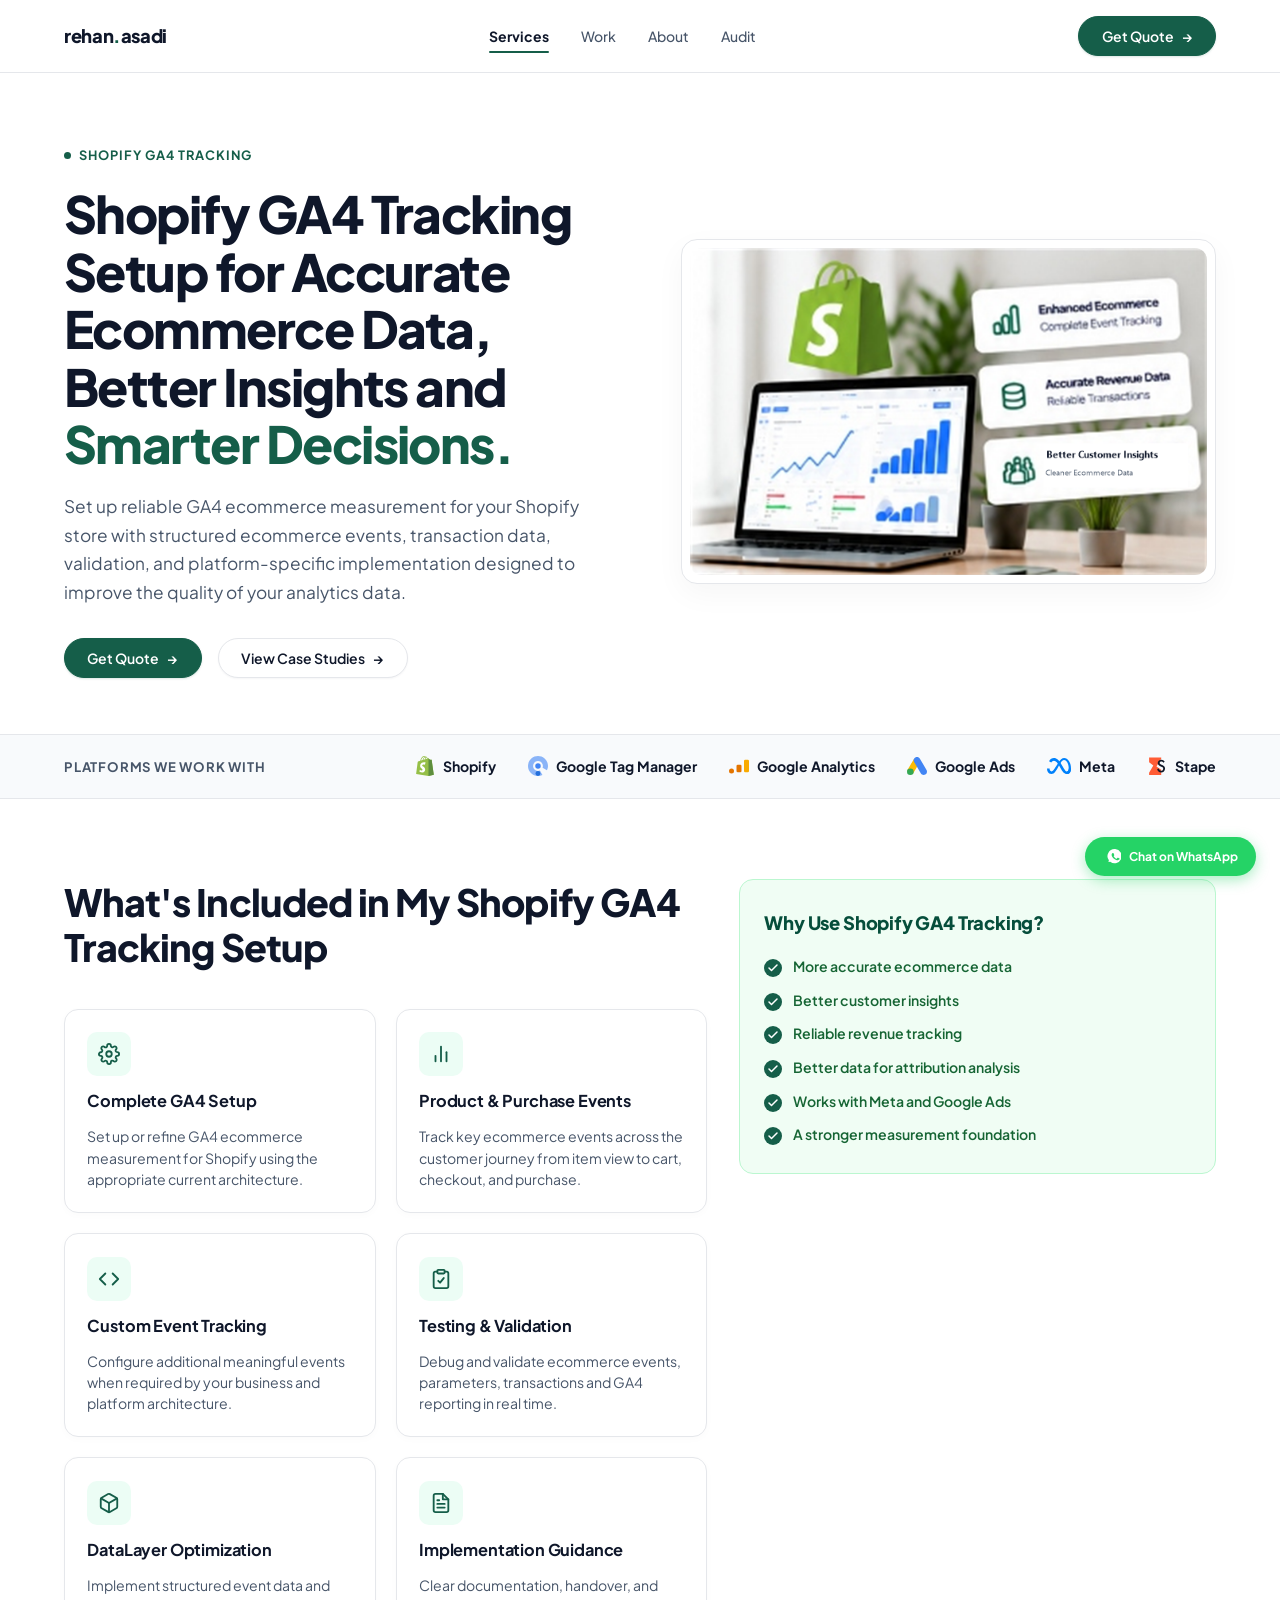
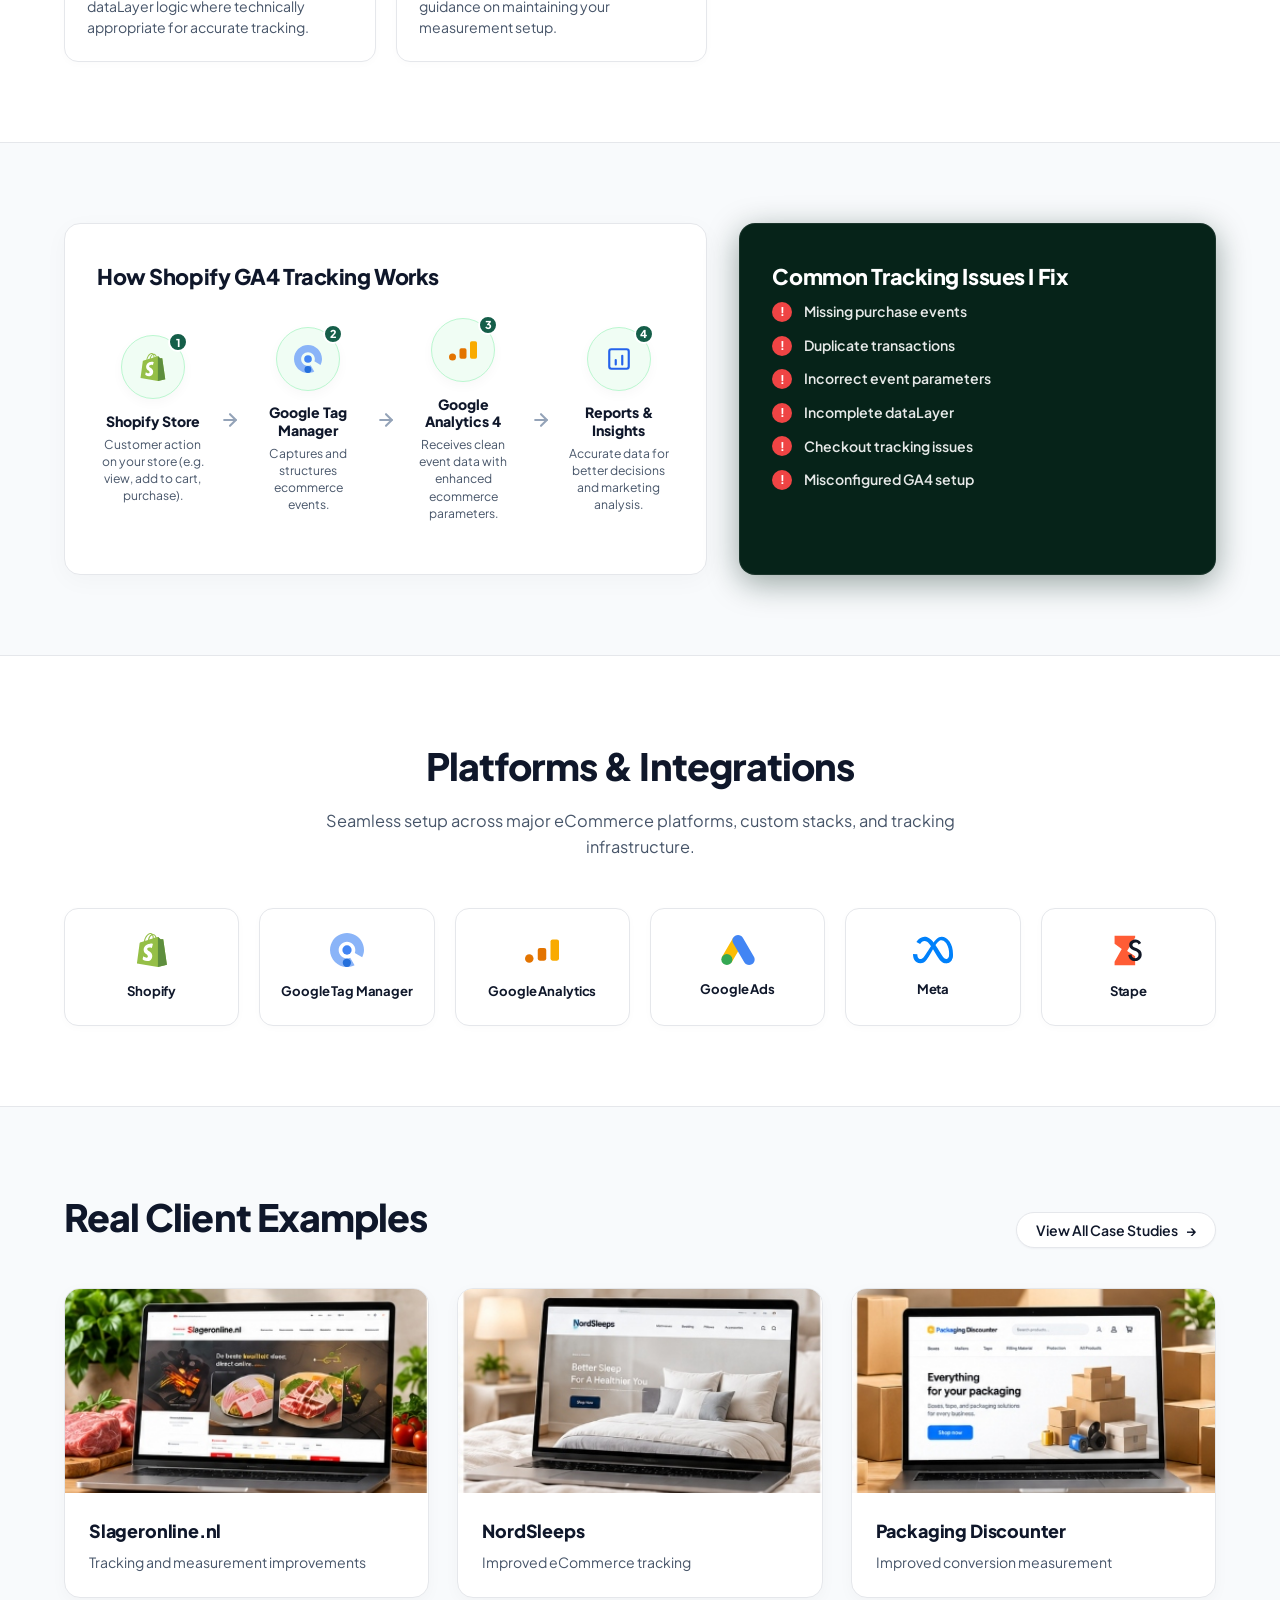
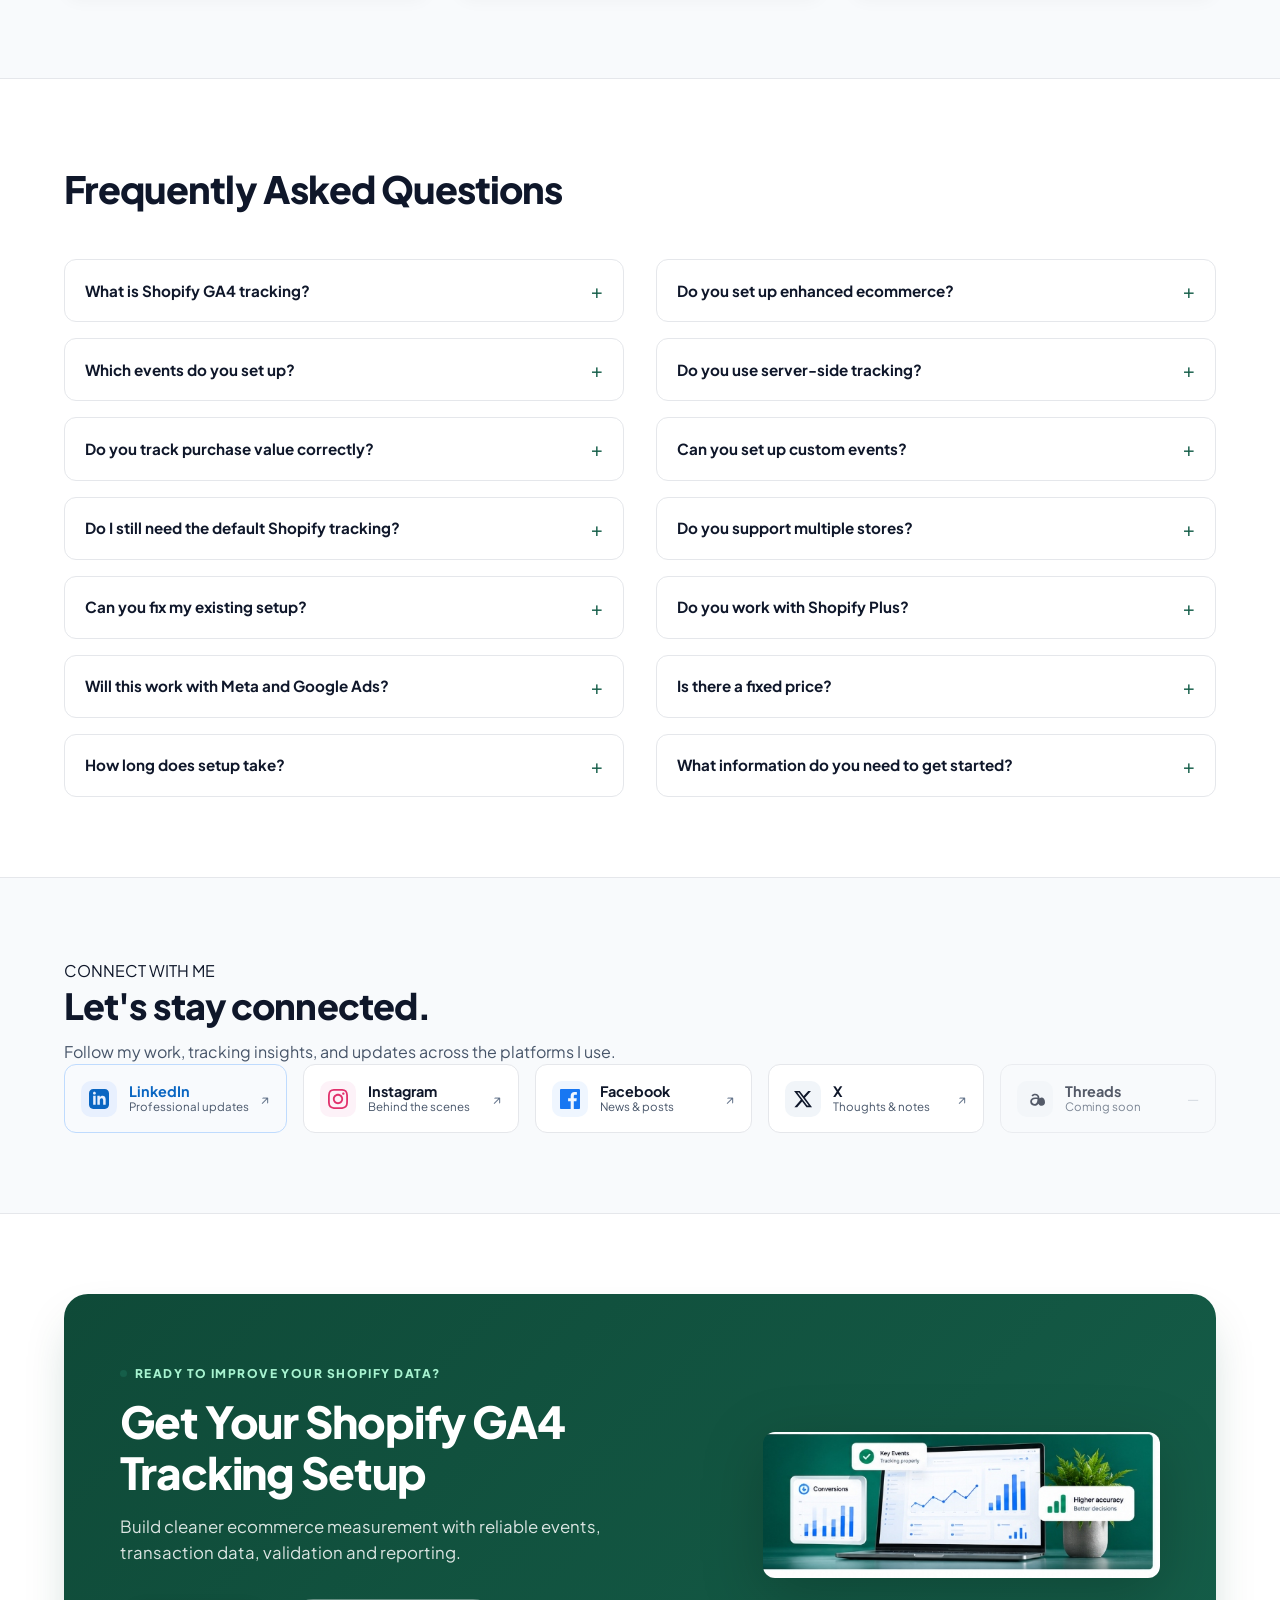
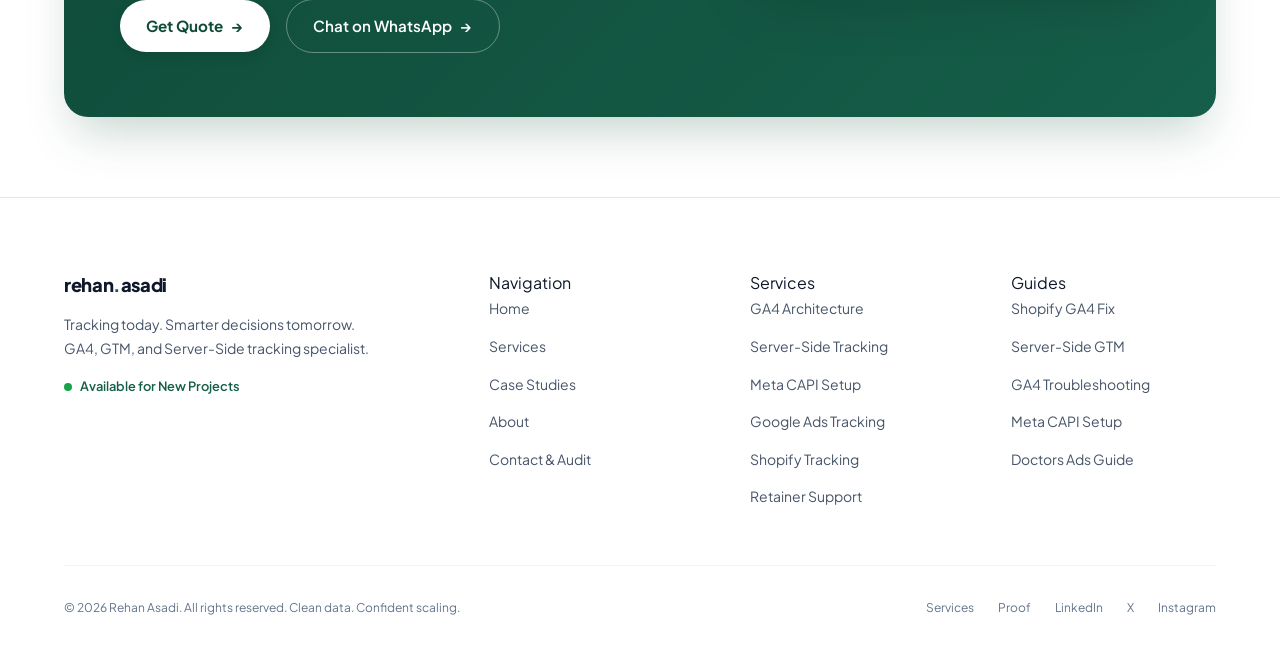
<file: shopify-ga4-tracking.html>
<!DOCTYPE html>
<html lang="en">
<head>
  <!-- Google tag (gtag.js) -->
  <script async src="https://www.googletagmanager.com/gtag/js?id=G-E7CHCE0W9C"></script>
  <script>
    window.dataLayer = window.dataLayer || [];
    function gtag(){dataLayer.push(arguments);}
    gtag('js', new Date());

    gtag('config', 'G-E7CHCE0W9C');
  </script>

    <!-- Favicon -->
  <link rel="icon" type="image/svg+xml" href="/favicon.svg" />
  <link rel="icon" type="image/png" sizes="48x48" href="/favicon-48x48.png" />
  <link rel="icon" type="image/png" sizes="32x32" href="/favicon-32x32.png" />
  <link rel="icon" type="image/png" sizes="16x16" href="/favicon-16x16.png" />
  <link rel="shortcut icon" href="/favicon.ico" />
  <link rel="apple-touch-icon" sizes="180x180" href="/apple-touch-icon.png" />
  <link rel="manifest" href="/site.webmanifest" />

  <meta charset="UTF-8" />
  <meta name="viewport" content="width=device-width, initial-scale=1.0" />
  <title>Shopify GA4 Tracking Setup | Ecommerce Measurement | Rehan Asadi</title>
  <meta name="description" content="Professional Shopify GA4 ecommerce tracking setup. Track products, carts, checkouts, and purchases with accurate transaction IDs, event validation, and revenue reconciliation." />
  <link rel="canonical" href="https://rehanasadi.com/shopify-ga4-tracking" />

  <!-- Open Graph / Facebook -->
  <meta property="og:type" content="website" />
  <meta property="og:url" content="https://rehanasadi.com/shopify-ga4-tracking" />
  <meta property="og:title" content="Shopify GA4 Tracking Setup | Ecommerce Measurement | Rehan Asadi" />
  <meta property="og:description" content="Professional Shopify GA4 ecommerce tracking setup. Track products, carts, checkouts, and purchases with accurate transaction IDs and revenue reconciliation." />
  <meta property="og:image" content="https://rehanasadi.com/assets/images/shopify-ga4-hero-laptop.png" />

  <!-- Twitter Card -->
  <meta name="twitter:card" content="summary_large_image" />
  <meta name="twitter:url" content="https://rehanasadi.com/shopify-ga4-tracking" />
  <meta name="twitter:title" content="Shopify GA4 Tracking Setup | Ecommerce Measurement | Rehan Asadi" />
  <meta name="twitter:description" content="Professional Shopify GA4 ecommerce tracking setup. Track products, carts, checkouts, and purchases with accurate transaction IDs and revenue reconciliation." />
  <meta name="twitter:image" content="https://rehanasadi.com/assets/images/shopify-ga4-hero-laptop.png" />

  <!-- Fonts -->
  <link rel="preconnect" href="https://fonts.googleapis.com" />
  <link rel="preconnect" href="https://fonts.gstatic.com" crossorigin />
  <link href="https://fonts.googleapis.com/css2?family=Plus+Jakarta+Sans:wght@400;500;600;700;800&display=swap" rel="stylesheet" />

  <!-- Core Design System & Scoped Styles -->
  <link rel="stylesheet" href="assets/design-system.css" />
  <link rel="stylesheet" href="assets/inner-pages.css" />

  <!-- JSON-LD Structured Data: BreadcrumbList -->
  <script type="application/ld+json">
  {
    "@context": "https://schema.org",
    "@type": "BreadcrumbList",
    "itemListElement": [
      {
        "@type": "ListItem",
        "position": 1,
        "name": "Home",
        "item": "https://rehanasadi.com/"
      },
      {
        "@type": "ListItem",
        "position": 2,
        "name": "Services",
        "item": "https://rehanasadi.com/services"
      },
      {
        "@type": "ListItem",
        "position": 3,
        "name": "Shopify GA4 Tracking",
        "item": "https://rehanasadi.com/shopify-ga4-tracking"
      }
    ]
  }
  </script>

  <!-- JSON-LD Structured Data: Service -->
  <script type="application/ld+json">
  {
    "@context": "https://schema.org",
    "@type": "Service",
    "name": "Shopify GA4 Tracking Setup",
    "provider": {
      "@type": "ProfessionalService",
      "name": "Rehan Asadi - Analytics & Tracking Specialist",
      "url": "https://rehanasadi.com",
      "image": "https://rehanasadi.com/assets/images/rehan-asadi-portrait.jpg"
    },
    "description": "Professional Google Analytics 4 ecommerce setup for Shopify and Shopify Plus stores. Configures full-funnel ecommerce events, items arrays, transaction deduplication, and accurate revenue reporting.",
    "serviceType": "Shopify Ecommerce Analytics Setup",
    "areaServed": "Global",
    "hasOfferCatalog": {
      "@type": "OfferCatalog",
      "name": "Shopify Analytics Services",
      "itemListElement": [
        {
          "@type": "Offer",
          "itemOffered": {
            "@type": "Service",
            "name": "Shopify GA4 Ecommerce Setup"
          }
        },
        {
          "@type": "Offer",
          "itemOffered": {
            "@type": "Service",
            "name": "Shopify Purchase Tracking & Deduplication"
          }
        },
        {
          "@type": "Offer",
          "itemOffered": {
            "@type": "Service",
            "name": "Shopify Server-Side Measurement"
          }
        }
      ]
    }
  }
  </script>

  <!-- JSON-LD Structured Data: FAQPage -->
  <script type="application/ld+json">
  {
    "@context": "https://schema.org",
    "@type": "FAQPage",
    "mainEntity": [
      {
        "@type": "Question",
        "name": "What is Shopify GA4 tracking?",
        "acceptedAnswer": {
          "@type": "Answer",
          "text": "Shopify GA4 tracking is the specialized implementation of Google Analytics 4 for Shopify stores. It captures the entire customer journey—from product views and cart interactions to checkout progress and completed purchases—with structured ecommerce parameters and verified transaction data."
        }
      },
      {
        "@type": "Question",
        "name": "Which ecommerce events do you set up?",
        "acceptedAnswer": {
          "@type": "Answer",
          "text": "I implement standard GA4 ecommerce events based on your store's supported architecture, including view_item_list, select_item, view_item, add_to_cart, remove_from_cart, view_cart, begin_checkout, add_shipping_info, add_payment_info, and purchase."
        }
      },
      {
        "@type": "Question",
        "name": "Do you track purchase revenue and transaction IDs?",
        "acceptedAnswer": {
          "@type": "Answer",
          "text": "Yes. Every purchase event is configured to transmit the unique transaction_id, total purchase value, currency code, tax, shipping, and individual item parameters (item_id, item_name, price, quantity) to ensure GA4 revenue reconciles accurately with Shopify."
        }
      },
      {
        "@type": "Question",
        "name": "Can you fix duplicate purchase events?",
        "acceptedAnswer": {
          "@type": "Answer",
          "text": "Yes. Duplicate purchases typically occur when customers refresh the order confirmation page, return via bookmark, or when multiple tracking apps fire tags simultaneously. I configure unique transaction IDs, event deduplication logic, and robust firing triggers to eliminate duplicate conversion counts."
        }
      },
      {
        "@type": "Question",
        "name": "Do I still need Shopify's default analytics?",
        "acceptedAnswer": {
          "@type": "Answer",
          "text": "Yes. Shopify's native analytics and GA4 serve complementary roles. Shopify provides operational reporting on orders, fulfillment, and inventory, while GA4 delivers deep attribution and cross-channel marketing insights. The setup preserves native Shopify analytics while ensuring GA4 runs cleanly without script conflicts."
        }
      },
      {
        "@type": "Question",
        "name": "Can you fix an existing GA4 setup?",
        "acceptedAnswer": {
          "@type": "Answer",
          "text": "Yes. I frequently audit and troubleshoot existing setups suffering from missing revenue, zero-value purchases, checkout extensibility breaks, or inconsistent event parameters, rebuilding the measurement architecture to ensure data integrity."
        }
      },
      {
        "@type": "Question",
        "name": "Will Shopify tracking improve ad performance?",
        "acceptedAnswer": {
          "@type": "Answer",
          "text": "Accurate conversion and ecommerce data provide high-quality measurement inputs for advertising platforms like Google Ads and Meta. While ad campaign performance depends on creative, audience targeting, budget, and offer quality, reliable conversion signals allow ad bidding algorithms to optimize on actual purchase data rather than incomplete browser drops."
        }
      },
      {
        "@type": "Question",
        "name": "Do you set up enhanced ecommerce tracking?",
        "acceptedAnswer": {
          "@type": "Answer",
          "text": "Yes. In GA4, ecommerce tracking captures granular item-scoped dimensions such as product IDs, variants, categories, brands, discounts, and position data, enabling comprehensive funnel analysis and monetization reporting."
        }
      },
      {
        "@type": "Question",
        "name": "Can server-side tracking be added for Shopify?",
        "acceptedAnswer": {
          "@type": "Answer",
          "text": "Yes. For Shopify merchants requiring advanced measurement, I configure server-side tracking using server-side Google Tag Manager (sGTM) and Stape or Google Cloud, forwarding clean web and purchase events directly to GA4, Meta CAPI, and Google Ads."
        }
      },
      {
        "@type": "Question",
        "name": "Can you set up custom ecommerce events?",
        "acceptedAnswer": {
          "@type": "Answer",
          "text": "Yes. When your store features unique interactive elements—such as drawer carts, bundle selectors, sticky add-to-cart buttons, currency switchers, or post-purchase upsells—I configure custom event triggers and parameters tailored to your store theme."
        }
      },
      {
        "@type": "Question",
        "name": "Do you work with Shopify Plus?",
        "acceptedAnswer": {
          "@type": "Answer",
          "text": "Yes. I implement tracking for both standard Shopify stores (via Custom Web Pixels and Customer Events API) and Shopify Plus stores (including checkout extensibility customizations and dedicated checkout branding)."
        }
      },
      {
        "@type": "Question",
        "name": "How long does setup take?",
        "acceptedAnswer": {
          "@type": "Answer",
          "text": "Setup time depends on your current Shopify configuration, tracking architecture, number of custom events, third-party apps, and existing issues. The expected timeline is confirmed after an initial technical review of your store."
        }
      },
      {
        "@type": "Question",
        "name": "Is there a fixed price?",
        "acceptedAnswer": {
          "@type": "Answer",
          "text": "Because Shopify store configurations, theme implementations, custom event requirements, and marketing integrations vary in scope, pricing is customized to your exact store setup. Reach out via WhatsApp for a fast, transparent quote."
        }
      },
      {
        "@type": "Question",
        "name": "What information do you need to get started?",
        "acceptedAnswer": {
          "@type": "Answer",
          "text": "To begin, I will need collaborator access to your Shopify admin, access to your Google Tag Manager container (if using GTM), and edit access to your GA4 property, along with a brief description of any current tracking discrepancies you are experiencing."
        }
      }
    ]
  }
  </script>
</head>
<body>

  <!-- =========================================================================
       1. GLOBAL SITE HEADER
       ========================================================================= -->
  <header class="site-header" id="site-header">
    <div class="ds-container">
      <div class="site-header-inner">
        <a href="/" class="site-logo" aria-label="Rehan Asadi Home">
          rehan<span>.</span>asadi
        </a>

        <nav class="site-nav" aria-label="Main Navigation">
          <a href="services.html" class="active">Services</a>
          <a href="case-studies.html">Work</a>
          <a href="about.html">About</a>
          <a href="audit.html">Audit</a>
        </nav>

        <div class="nav-actions">
          <a href="https://wa.me/13025603106?text=Hi%20Rehan%2C%20I'd%20like%20a%20quote%20for%20Shopify%20GA4%20tracking%20setup." class="btn btn-primary" target="_blank" rel="noopener">
            Get Quote <span class="btn-icon-arrow" aria-hidden="true">→</span>
          </a>
          <button class="mobile-nav-toggle" id="mobile-toggle" aria-label="Toggle navigation menu" aria-expanded="false">
            <svg width="24" height="24" viewBox="0 0 24 24" fill="none" stroke="currentColor" stroke-width="2" stroke-linecap="round" stroke-linejoin="round">
              <line x1="3" y1="12" x2="21" y2="12"></line>
              <line x1="3" y1="6" x2="21" y2="6"></line>
              <line x1="3" y1="18" x2="21" y2="18"></line>
            </svg>
          </button>
        </div>
      </div>
    </div>
  </header>

  <!-- Mobile Drawer Navigation -->
  <div class="mobile-nav-drawer" id="mobile-drawer" hidden>
    <div class="mobile-nav-inner">
      <nav class="mobile-nav-links" aria-label="Mobile Navigation">
        <a href="services.html" class="active">Services</a>
        <a href="case-studies.html">Work</a>
        <a href="about.html">About</a>
        <a href="audit.html">Audit</a>
      </nav>
      <div class="mobile-nav-cta">
        <a href="https://wa.me/13025603106?text=Hi%20Rehan%2C%20I'd%20like%20a%20quote%20for%20Shopify%20GA4%20tracking%20setup." class="btn btn-primary" target="_blank" rel="noopener" style="width: 100%; justify-content: center;">
          Get Quote <span class="btn-icon-arrow" aria-hidden="true">→</span>
        </a>
      </div>
    </div>
  </div>

  <main>
    <!-- =========================================================================
         2. HERO SECTION (OPTION B ARCHITECTURE)
         ========================================================================= -->
    <section class="shop-hero-section">
      <div class="ds-container">
        <div class="shop-hero-grid">
          <div class="shop-hero-content">
            <div class="shop-eyebrow">
              <span class="shop-eyebrow-dot" aria-hidden="true"></span>
              SHOPIFY GA4 TRACKING
            </div>
            <h1 class="shop-hero-h1">
              Shopify GA4 Tracking Setup for Accurate Ecommerce Data, Better Insights and <span class="hero-highlight">Smarter Decisions.</span>
            </h1>
            <p class="shop-hero-lead">
              Set up reliable GA4 ecommerce measurement for your Shopify store with structured ecommerce events, transaction data, validation, and platform-specific implementation designed to improve the quality of your analytics data.
            </p>
            <div class="shop-hero-actions">
              <a href="https://wa.me/13025603106?text=Hi%20Rehan%2C%20I'd%20like%20a%20quote%20for%20Shopify%20GA4%20tracking%20setup." class="btn btn-primary" target="_blank" rel="noopener">
                Get Quote <span class="btn-icon-arrow" aria-hidden="true">→</span>
              </a>
              <a href="case-studies.html" class="btn btn-secondary">
                View Case Studies <span class="btn-icon-arrow" aria-hidden="true">→</span>
              </a>
            </div>
          </div>
          <div class="shop-hero-visual-wrap">
            <img
              src="assets/images/shopify-ga4-hero-laptop.png"
              alt="Shopify GA4 tracking setup illustration with ecommerce dashboard, Shopify branding, and accurate measurement cards"
              class="shop-hero-img"
              width="650"
              height="412"
              priority
            />
          </div>
        </div>
      </div>
    </section>

    <!-- =========================================================================
         3. PLATFORMS WE WORK WITH STRIP
         ========================================================================= -->
    <section class="shop-platforms-strip" aria-label="Platforms We Work With">
      <div class="ds-container">
        <div class="shop-platforms-inner">
          <span class="shop-platforms-label">Platforms We Work With</span>
          <div class="shop-platforms-list">
            <!-- Shopify -->
            <div class="shop-platform-item" title="Shopify">
              <svg width="20" height="20" viewBox="0 0 512 512" fill="none" xmlns="http://www.w3.org/2000/svg" aria-hidden="true">
                <path d="M425.9 98.7c-.3-2.7-2.7-3.9-4.5-4.2s-38.1-.6-38.1-.6-30.6-29.7-33.6-32.7-8.8-2.1-11.2-1.5c0 0-5.8 1.8-15.4 4.8-1.5-5.1-3.9-11.5-7.3-17.9-10.9-20.9-26.6-31.8-46-31.8-1.2 0-2.7 0-3.9.3-.6-.6-1.2-1.2-1.8-2.1-8.7-9-19.3-13.3-32-13-24.8.6-49.4 18.5-69.6 50.6-14.2 22.4-24.8 50.6-27.9 72.4-28.5 8.8-48.4 14.8-48.7 15.1-14.2 4.5-14.8 4.8-16.7 18.5-1.5 10-39.1 301-39.1 301L345.3 512l136.5-33.9c.1 0-55.6-377-55.9-379.4M307.2 69.3c-7.3 2.1-15.4 4.8-24.5 7.6-.3-12.4-1.8-30-7.6-45.1 19 3.6 28.1 24.8 32.1 37.5m-40.9 12.8c-16.7 5.1-34.5 10.6-52.7 16.3 5.1-19.4 14.8-38.8 26.6-51.5 4.5-4.8 10.6-10 17.9-13 7 14.3 8.2 34.5 8.2 48.2m-33.9-65.4c5.8 0 10.6 1.2 14.8 3.9-6.7 3.3-13.3 8.5-19.4 15.1-15.7 17-27.9 43-32.7 68.4-15.1 4.5-29.7 9.1-43.3 13.3 9.1-39.9 42.4-99.5 80.6-100.7" fill="#95BF47"/>
                <path d="M421.3 94.5c-1.8-.3-38.1-.6-38.1-.6s-30.6-29.7-33.6-32.7c-1.2-1.2-2.7-1.8-4.2-1.8V512l136.5-33.9s-55.7-376.6-56-379.4c-.7-2.7-2.8-3.9-4.6-4.2" fill="#5E8E3E"/>
                <path d="M269.6 164.7 253.9 224s-17.6-8.2-38.8-6.7c-30.9 1.8-31.2 21.2-30.9 26.3 1.8 26.6 71.5 32.4 75.4 94.5 3 49-26 82.4-67.8 85.1-50.3 3-77.8-26.3-77.8-26.3l10.6-45.1s27.9 20.9 50 19.7c14.5-.9 19.7-12.7 19.1-21.2-2.1-34.5-59-32.7-62.7-89.3-3-47.8 28.5-96.3 97.8-100.8 27.2-2.4 40.8 4.5 40.8 4.5" fill="#FFFFFF"/>
              </svg>
              <span>Shopify</span>
            </div>

            <!-- Google Tag Manager -->
            <div class="shop-platform-item" title="Google Tag Manager">
              <svg width="20" height="20" viewBox="0 0 513 513" fill="none" xmlns="http://www.w3.org/2000/svg" aria-hidden="true">
                <path d="M256.5 0C114.8 0 0 114.8 0 256.5s114.8 256.5 256.5 256.5c41.3 0 80.1-9.8 114.5-27.2l-65.7-113.8c-14.7 6.4-31 10-48.8 10-69.3 0-125.5-56.2-125.5-125.5s56.2-125.5 125.5-125.5 125.5 56.2 125.5 125.5c0 15.3-2.7 29.9-7.8 43.4l111.4 64.3C501.2 334.8 513 297 513 256.5 513 114.8 398.2 0 256.5 0z" fill="#8AB4F8"/>
                <circle cx="256.5" cy="256.5" r="70" fill="#4285F4"/>
                <circle cx="254.5" cy="449.5" r="62.5" fill="#246FDB"/>
              </svg>
              <span>Google Tag Manager</span>
            </div>

            <!-- Google Analytics -->
            <div class="shop-platform-item" title="Google Analytics">
              <svg width="20" height="20" viewBox="0 0 24 24" fill="none" xmlns="http://www.w3.org/2000/svg" aria-hidden="true">
                <path d="M22.5 19.5h-3a1.5 1.5 0 0 1-1.5-1.5v-12a1.5 1.5 0 0 1 1.5-1.5h3A1.5 1.5 0 0 1 24 6v12a1.5 1.5 0 0 1-1.5 1.5Z" fill="#F9AB00"/>
                <path d="M13.5 19.5h-3a1.5 1.5 0 0 1-1.5-1.5v-6a1.5 1.5 0 0 1 1.5-1.5h3a1.5 1.5 0 0 1 1.5 1.5v6a1.5 1.5 0 0 1-1.5 1.5Z" fill="#E37400"/>
                <circle cx="3" cy="18" r="3" fill="#E37400"/>
              </svg>
              <span>Google Analytics</span>
            </div>

            <!-- Google Ads -->
            <div class="shop-platform-item" title="Google Ads">
              <svg width="20" height="18" viewBox="0 0 256 230" fill="none" xmlns="http://www.w3.org/2000/svg" aria-hidden="true">
                <path d="M5.888 166.405L90.88 20.9C101.676 27.256 156.116 57.384 164.908 63.114L79.916 208.627C70.62 220.907-5.888 185.04 5.888 166.396v.009Z" fill="#FBBC04"/>
                <path d="M250.084 166.402L165.092 20.906C153.21 1.132 127.619-6.054 106.6 5.625c-21.018 11.679-27.418 36.837-15.536 57.494l84.992 145.514c11.882 19.765 37.473 26.95 58.492 15.272 20.1-11.679 27.418-37.73 15.536-57.503Z" fill="#4285F4"/>
                <ellipse cx="42.664" cy="187.924" rx="42.664" ry="41.604" fill="#34A853"/>
              </svg>
              <span>Google Ads</span>
            </div>

            <!-- Meta -->
            <div class="shop-platform-item" title="Meta">
              <svg width="24" height="18" viewBox="0 0 1567 1041" fill="none" xmlns="http://www.w3.org/2000/svg" aria-hidden="true">
                <path d="M169.5 686.5c0 59.9 13.1 105.8 30.3 133.6 22.5 36.4 56 51.8 90.2 51.8 44.2 0 84.5-10.9 162.3-118.6C514.6 667.1 588 546 637.4 470l83.7-128.6c58.1-89.3 125.3-188.6 202.5-255.9C986.5 30.5 1054.5 0 1122.8 0c114.8 0 224.1 66.5 307.7 191.4 91.6 136.7 136 308.8 136 486.5 0 105.6-20.8 183.2-56.2 244.6-34.2 59.3-100.8 118.5-213 118.5V871.9c96 0 120-88.3 120-189.3 0-144-33.6-303.8-107.5-418-52.4-81-120.4-130.5-195.2-130.5-80.8 0-145.9 61.1-219.1 169.9-38.9 57.8-78.8 128.3-123.6 207.8l-49.4 87.5c-99.1 175.9-124.2 216-173.8 282.1C461.9 997.1 387.7 1041 290 1041c-115.8 0-189.1-50.2-234.4-125.8C18.5 853.5.3 772.6.3 680.5z" fill="#0081FB"/>
                <path d="M133.7 203.3C211.3 83.7 323.2 0 451.6 0 525.9 0 599.8 22 677 85.1c84.4 68.9 174.4 182.5 286.7 369.6l40.2 67.1c97.2 162 152.5 245.3 184.8 284.6 41.6 50.5 70.8 65.5 108.6 65.5 96 0 120-88.3 120-189.3l149.2-4.7c0 105.6-20.8 183.2-56.2 244.6-34.2 59.3-100.8 118.5-213 118.5-69.7 0-131.5-15.2-199.8-79.6C1045 911.9 983.6 824 936.4 744.9L796 510.1c-70.5-117.8-135.2-205.6-172.6-245.4-40.2-42.8-92-94.5-174.5-94.5-66.9 0-123.6 46.9-171.1 118.7z" fill="#0081FB"/>
              </svg>
              <span>Meta</span>
            </div>

            <!-- Stape -->
            <div class="shop-platform-item" title="Stape">
              <svg width="20" height="20" viewBox="0 2 36 38" fill="none" xmlns="http://www.w3.org/2000/svg" aria-hidden="true">
                <path d="M26 7L17 22L26 28V38H3V34L11 20L3 14V5H26V7Z" fill="#FF5C35"/>
                <path d="M32.6989 13.1104L29.838 14.8057C29.3032 13.8773 28.7936 13.2718 28.3092 12.9893C27.8046 12.6663 27.1538 12.5049 26.3566 12.5049C25.3777 12.5049 24.5654 12.7824 23.9196 13.3374C23.2737 13.8823 22.9508 14.5685 22.9508 15.396C22.9508 16.5363 23.7985 17.4546 25.4938 18.1509L27.8248 19.1045C29.722 19.8714 31.1095 20.8099 31.9874 21.9199C32.8654 23.0199 33.3043 24.3721 33.3043 25.9766C33.3043 28.126 32.5878 29.902 31.1549 31.3047C29.7119 32.7174 27.9207 33.4238 25.7814 33.4238C23.7531 33.4238 22.0779 32.8234 20.756 31.6226C19.4542 30.4217 18.6419 28.7314 18.319 26.5518L21.8912 25.7646C22.0527 27.137 22.3352 28.0856 22.7389 28.6104C23.4655 29.6195 24.525 30.124 25.9176 30.124C27.0175 30.124 27.9308 29.7557 28.6573 29.019C29.3839 28.2824 29.7472 27.349 29.7472 26.2188C29.7472 25.7646 29.6816 25.3509 29.5504 24.9775C29.4293 24.5941 29.2325 24.2459 28.9601 23.9331C28.6977 23.6102 28.3546 23.3125 27.9308 23.04C27.507 22.7575 27.0024 22.4901 26.4171 22.2378L24.1617 21.2993C20.9628 19.9471 19.3634 17.9692 19.3634 15.3657C19.3634 13.6099 20.0345 12.1416 21.3766 10.9609C22.7187 9.77018 24.3888 9.1748 26.3868 9.1748C29.0812 9.1748 31.1852 10.4867 32.6989 13.1104Z" fill="#111827"/>
              </svg>
              <span>Stape</span>
            </div>
          </div>
        </div>
      </div>
    </section>

    <!-- =========================================================================
         4. WHAT'S INCLUDED (LEFT) + WHY USE SHOPIFY GA4 TRACKING? (RIGHT)
         ========================================================================= -->
    <section class="shop-included-section">
      <div class="ds-container">
        <div class="shop-two-col-layout">
          <!-- Left Column: What's Included 6 Cards -->
          <div>
            <div class="shop-sec-header">
              <h2 class="shop-sec-h2">What's Included in My Shopify GA4 Tracking Setup</h2>
            </div>
            <div class="shop-cards-subgrid">
              <!-- Card 1: Complete GA4 Setup -->
              <div class="shop-card">
                <div class="shop-card-icon-wrap" aria-hidden="true">
                  <svg width="22" height="22" viewBox="0 0 24 24" fill="none" stroke="currentColor" stroke-width="2" stroke-linecap="round" stroke-linejoin="round">
                    <circle cx="12" cy="12" r="3"></circle>
                    <path d="M19.4 15a1.65 1.65 0 0 0 .33 1.82l.06.06a2 2 0 0 1 0 2.83 2 2 0 0 1-2.83 0l-.06-.06a1.65 1.65 0 0 0-1.82-.33 1.65 1.65 0 0 0-1 1.51V21a2 2 0 0 1-2 2 2 2 0 0 1-2-2v-.09A1.65 1.65 0 0 0 9 19.4a1.65 1.65 0 0 0-1.82.33l-.06.06a2 2 0 0 1-2.83 0 2 2 0 0 1 0-2.83l.06-.06a1.65 1.65 0 0 0 .33-1.82 1.65 1.65 0 0 0-1.51-1H3a2 2 0 0 1-2-2 2 2 0 0 1 2-2h.09A1.65 1.65 0 0 0 4.6 9a1.65 1.65 0 0 0-.33-1.82l-.06-.06a2 2 0 0 1 0-2.83 2 2 0 0 1 2.83 0l.06.06a1.65 1.65 0 0 0 1.82.33H9a1.65 1.65 0 0 0 1-1.51V3a2 2 0 0 1 2-2 2 2 0 0 1 2 2v.09a1.65 1.65 0 0 0 1 1.51 1.65 1.65 0 0 0 1.82-.33l.06-.06a2 2 0 0 1 2.83 0 2 2 0 0 1 0 2.83l-.06.06a1.65 1.65 0 0 0-.33 1.82V9a1.65 1.65 0 0 0 1.51 1H21a2 2 0 0 1 2 2 2 2 0 0 1-2 2h-.09a1.65 1.65 0 0 0-1.51 1z"></path>
                  </svg>
                </div>
                <h3 class="shop-card-title">Complete GA4 Setup</h3>
                <p class="shop-card-desc">
                  Set up or refine GA4 ecommerce measurement for Shopify using the appropriate current architecture.
                </p>
              </div>

              <!-- Card 2: Product & Purchase Events -->
              <div class="shop-card">
                <div class="shop-card-icon-wrap" aria-hidden="true">
                  <svg width="22" height="22" viewBox="0 0 24 24" fill="none" stroke="currentColor" stroke-width="2" stroke-linecap="round" stroke-linejoin="round">
                    <line x1="18" y1="20" x2="18" y2="10"></line>
                    <line x1="12" y1="20" x2="12" y2="4"></line>
                    <line x1="6" y1="20" x2="6" y2="14"></line>
                  </svg>
                </div>
                <h3 class="shop-card-title">Product &amp; Purchase Events</h3>
                <p class="shop-card-desc">
                  Track key ecommerce events across the customer journey from item view to cart, checkout, and purchase.
                </p>
              </div>

              <!-- Card 3: Custom Event Tracking -->
              <div class="shop-card">
                <div class="shop-card-icon-wrap" aria-hidden="true">
                  <svg width="22" height="22" viewBox="0 0 24 24" fill="none" stroke="currentColor" stroke-width="2" stroke-linecap="round" stroke-linejoin="round">
                    <polyline points="16 18 22 12 16 6"></polyline>
                    <polyline points="8 6 2 12 8 18"></polyline>
                  </svg>
                </div>
                <h3 class="shop-card-title">Custom Event Tracking</h3>
                <p class="shop-card-desc">
                  Configure additional meaningful events when required by your business and platform architecture.
                </p>
              </div>

              <!-- Card 4: Testing & Validation -->
              <div class="shop-card">
                <div class="shop-card-icon-wrap" aria-hidden="true">
                  <svg width="22" height="22" viewBox="0 0 24 24" fill="none" stroke="currentColor" stroke-width="2" stroke-linecap="round" stroke-linejoin="round">
                    <path d="M16 4h2a2 2 0 0 1 2 2v14a2 2 0 0 1-2 2H6a2 2 0 0 1-2-2V6a2 2 0 0 1 2-2h2"></path>
                    <rect x="8" y="2" width="8" height="4" rx="1" ry="1"></rect>
                    <polyline points="9 14 11 16 15 11"></polyline>
                  </svg>
                </div>
                <h3 class="shop-card-title">Testing &amp; Validation</h3>
                <p class="shop-card-desc">
                  Debug and validate ecommerce events, parameters, transactions and GA4 reporting in real time.
                </p>
              </div>

              <!-- Card 5: DataLayer Optimization -->
              <div class="shop-card">
                <div class="shop-card-icon-wrap" aria-hidden="true">
                  <svg width="22" height="22" viewBox="0 0 24 24" fill="none" stroke="currentColor" stroke-width="2" stroke-linecap="round" stroke-linejoin="round">
                    <path d="M21 16V8a2 2 0 0 0-1-1.73l-7-4a2 2 0 0 0-2 0l-7 4A2 2 0 0 0 3 8v8a2 2 0 0 0 1 1.73l7 4a2 2 0 0 0 2 0l7-4A2 2 0 0 0 21 16z"></path>
                    <polyline points="3.27 6.96 12 12.01 20.73 6.96"></polyline>
                    <line x1="12" y1="22.08" x2="12" y2="12"></line>
                  </svg>
                </div>
                <h3 class="shop-card-title">DataLayer Optimization</h3>
                <p class="shop-card-desc">
                  Implement structured event data and dataLayer logic where technically appropriate for accurate tracking.
                </p>
              </div>

              <!-- Card 6: Implementation Guidance -->
              <div class="shop-card">
                <div class="shop-card-icon-wrap" aria-hidden="true">
                  <svg width="22" height="22" viewBox="0 0 24 24" fill="none" stroke="currentColor" stroke-width="2" stroke-linecap="round" stroke-linejoin="round">
                    <path d="M14 2H6a2 2 0 0 0-2 2v16a2 2 0 0 0 2 2h12a2 2 0 0 0 2-2V8z"></path>
                    <polyline points="14 2 14 8 20 8"></polyline>
                    <line x1="16" y1="13" x2="8" y2="13"></line>
                    <line x1="16" y1="17" x2="8" y2="17"></line>
                    <polyline points="10 9 9 9 8 9"></polyline>
                  </svg>
                </div>
                <h3 class="shop-card-title">Implementation Guidance</h3>
                <p class="shop-card-desc">
                  Clear documentation, handover, and guidance on maintaining your measurement setup.
                </p>
              </div>
            </div>
          </div>

          <!-- Right Column: Mint Benefits Card -->
          <div>
            <div class="shop-mint-card">
              <h3 class="shop-mint-title">Why Use Shopify GA4 Tracking?</h3>
              <ul class="shop-mint-list">
                <li class="shop-mint-item">
                  <span class="shop-mint-check" aria-hidden="true">
                    <svg width="12" height="12" viewBox="0 0 24 24" fill="none" stroke="currentColor" stroke-width="3" stroke-linecap="round" stroke-linejoin="round">
                      <polyline points="20 6 9 17 4 12"></polyline>
                    </svg>
                  </span>
                  <span>More accurate ecommerce data</span>
                </li>
                <li class="shop-mint-item">
                  <span class="shop-mint-check" aria-hidden="true">
                    <svg width="12" height="12" viewBox="0 0 24 24" fill="none" stroke="currentColor" stroke-width="3" stroke-linecap="round" stroke-linejoin="round">
                      <polyline points="20 6 9 17 4 12"></polyline>
                    </svg>
                  </span>
                  <span>Better customer insights</span>
                </li>
                <li class="shop-mint-item">
                  <span class="shop-mint-check" aria-hidden="true">
                    <svg width="12" height="12" viewBox="0 0 24 24" fill="none" stroke="currentColor" stroke-width="3" stroke-linecap="round" stroke-linejoin="round">
                      <polyline points="20 6 9 17 4 12"></polyline>
                    </svg>
                  </span>
                  <span>Reliable revenue tracking</span>
                </li>
                <li class="shop-mint-item">
                  <span class="shop-mint-check" aria-hidden="true">
                    <svg width="12" height="12" viewBox="0 0 24 24" fill="none" stroke="currentColor" stroke-width="3" stroke-linecap="round" stroke-linejoin="round">
                      <polyline points="20 6 9 17 4 12"></polyline>
                    </svg>
                  </span>
                  <span>Better data for attribution analysis</span>
                </li>
                <li class="shop-mint-item">
                  <span class="shop-mint-check" aria-hidden="true">
                    <svg width="12" height="12" viewBox="0 0 24 24" fill="none" stroke="currentColor" stroke-width="3" stroke-linecap="round" stroke-linejoin="round">
                      <polyline points="20 6 9 17 4 12"></polyline>
                    </svg>
                  </span>
                  <span>Works with Meta and Google Ads</span>
                </li>
                <li class="shop-mint-item">
                  <span class="shop-mint-check" aria-hidden="true">
                    <svg width="12" height="12" viewBox="0 0 24 24" fill="none" stroke="currentColor" stroke-width="3" stroke-linecap="round" stroke-linejoin="round">
                      <polyline points="20 6 9 17 4 12"></polyline>
                    </svg>
                  </span>
                  <span>A stronger measurement foundation</span>
                </li>
              </ul>
            </div>
          </div>
        </div>
      </div>
    </section>

    <!-- =========================================================================
         5. HOW SHOPIFY GA4 TRACKING WORKS (LEFT) + COMMON ISSUES I FIX (RIGHT)
         ========================================================================= -->
    <section class="shop-workflow-section">
      <div class="ds-container">
        <div class="shop-workflow-grid">
          <!-- Left Box: 4-Stage Diagram -->
          <div class="shop-workflow-box">
            <h2 class="shop-workflow-title">How Shopify GA4 Tracking Works</h2>
            <div class="shop-diagram-steps">
              <!-- Step 1: Shopify Store -->
              <div class="shop-diagram-step">
                <div class="shop-step-circle-wrap">
                  <span class="shop-step-badge">1</span>
                  <svg width="28" height="28" viewBox="0 0 512 512" fill="none" xmlns="http://www.w3.org/2000/svg" aria-hidden="true">
                    <path d="M425.9 98.7c-.3-2.7-2.7-3.9-4.5-4.2s-38.1-.6-38.1-.6-30.6-29.7-33.6-32.7-8.8-2.1-11.2-1.5c0 0-5.8 1.8-15.4 4.8-1.5-5.1-3.9-11.5-7.3-17.9-10.9-20.9-26.6-31.8-46-31.8-1.2 0-2.7 0-3.9.3-.6-.6-1.2-1.2-1.8-2.1-8.7-9-19.3-13.3-32-13-24.8.6-49.4 18.5-69.6 50.6-14.2 22.4-24.8 50.6-27.9 72.4-28.5 8.8-48.4 14.8-48.7 15.1-14.2 4.5-14.8 4.8-16.7 18.5-1.5 10-39.1 301-39.1 301L345.3 512l136.5-33.9c.1 0-55.6-377-55.9-379.4M307.2 69.3c-7.3 2.1-15.4 4.8-24.5 7.6-.3-12.4-1.8-30-7.6-45.1 19 3.6 28.1 24.8 32.1 37.5m-40.9 12.8c-16.7 5.1-34.5 10.6-52.7 16.3 5.1-19.4 14.8-38.8 26.6-51.5 4.5-4.8 10.6-10 17.9-13 7 14.3 8.2 34.5 8.2 48.2m-33.9-65.4c5.8 0 10.6 1.2 14.8 3.9-6.7 3.3-13.3 8.5-19.4 15.1-15.7 17-27.9 43-32.7 68.4-15.1 4.5-29.7 9.1-43.3 13.3 9.1-39.9 42.4-99.5 80.6-100.7" fill="#95BF47"/>
                    <path d="M421.3 94.5c-1.8-.3-38.1-.6-38.1-.6s-30.6-29.7-33.6-32.7c-1.2-1.2-2.7-1.8-4.2-1.8V512l136.5-33.9s-55.7-376.6-56-379.4c-.7-2.7-2.8-3.9-4.6-4.2" fill="#5E8E3E"/>
                    <path d="M269.6 164.7 253.9 224s-17.6-8.2-38.8-6.7c-30.9 1.8-31.2 21.2-30.9 26.3 1.8 26.6 71.5 32.4 75.4 94.5 3 49-26 82.4-67.8 85.1-50.3 3-77.8-26.3-77.8-26.3l10.6-45.1s27.9 20.9 50 19.7c14.5-.9 19.7-12.7 19.1-21.2-2.1-34.5-59-32.7-62.7-89.3-3-47.8 28.5-96.3 97.8-100.8 27.2-2.4 40.8 4.5 40.8 4.5" fill="#FFFFFF"/>
                  </svg>
                </div>
                <h3 class="shop-step-title">Shopify Store</h3>
                <p class="shop-step-desc">Customer action on your store (e.g. view, add to cart, purchase).</p>
              </div>

              <!-- Flow Arrow 1 -->
              <div class="shop-flow-arrow" aria-hidden="true">
                <svg width="20" height="20" viewBox="0 0 24 24" fill="none" stroke="currentColor" stroke-width="2.5" stroke-linecap="round" stroke-linejoin="round">
                  <line x1="5" y1="12" x2="19" y2="12"></line>
                  <polyline points="12 5 19 12 12 19"></polyline>
                </svg>
              </div>

              <!-- Step 2: Google Tag Manager -->
              <div class="shop-diagram-step">
                <div class="shop-step-circle-wrap">
                  <span class="shop-step-badge">2</span>
                  <svg width="28" height="28" viewBox="0 0 513 513" fill="none" xmlns="http://www.w3.org/2000/svg" aria-hidden="true">
                    <path d="M256.5 0C114.8 0 0 114.8 0 256.5s114.8 256.5 256.5 256.5c41.3 0 80.1-9.8 114.5-27.2l-65.7-113.8c-14.7 6.4-31 10-48.8 10-69.3 0-125.5-56.2-125.5-125.5s56.2-125.5 125.5-125.5 125.5 56.2 125.5 125.5c0 15.3-2.7 29.9-7.8 43.4l111.4 64.3C501.2 334.8 513 297 513 256.5 513 114.8 398.2 0 256.5 0z" fill="#8AB4F8"/>
                    <circle cx="256.5" cy="256.5" r="70" fill="#4285F4"/>
                    <circle cx="254.5" cy="449.5" r="62.5" fill="#246FDB"/>
                  </svg>
                </div>
                <h3 class="shop-step-title">Google Tag Manager</h3>
                <p class="shop-step-desc">Captures and structures ecommerce events.</p>
              </div>

              <!-- Flow Arrow 2 -->
              <div class="shop-flow-arrow" aria-hidden="true">
                <svg width="20" height="20" viewBox="0 0 24 24" fill="none" stroke="currentColor" stroke-width="2.5" stroke-linecap="round" stroke-linejoin="round">
                  <line x1="5" y1="12" x2="19" y2="12"></line>
                  <polyline points="12 5 19 12 12 19"></polyline>
                </svg>
              </div>

              <!-- Step 3: Google Analytics 4 -->
              <div class="shop-diagram-step">
                <div class="shop-step-circle-wrap">
                  <span class="shop-step-badge">3</span>
                  <svg width="28" height="28" viewBox="0 0 24 24" fill="none" xmlns="http://www.w3.org/2000/svg" aria-hidden="true">
                    <path d="M22.5 19.5h-3a1.5 1.5 0 0 1-1.5-1.5v-12a1.5 1.5 0 0 1 1.5-1.5h3A1.5 1.5 0 0 1 24 6v12a1.5 1.5 0 0 1-1.5 1.5Z" fill="#F9AB00"/>
                    <path d="M13.5 19.5h-3a1.5 1.5 0 0 1-1.5-1.5v-6a1.5 1.5 0 0 1 1.5-1.5h3a1.5 1.5 0 0 1 1.5 1.5v6a1.5 1.5 0 0 1-1.5 1.5Z" fill="#E37400"/>
                    <circle cx="3" cy="18" r="3" fill="#E37400"/>
                  </svg>
                </div>
                <h3 class="shop-step-title">Google Analytics 4</h3>
                <p class="shop-step-desc">Receives clean event data with enhanced ecommerce parameters.</p>
              </div>

              <!-- Flow Arrow 3 -->
              <div class="shop-flow-arrow" aria-hidden="true">
                <svg width="20" height="20" viewBox="0 0 24 24" fill="none" stroke="currentColor" stroke-width="2.5" stroke-linecap="round" stroke-linejoin="round">
                  <line x1="5" y1="12" x2="19" y2="12"></line>
                  <polyline points="12 5 19 12 12 19"></polyline>
                </svg>
              </div>

              <!-- Step 4: Reports & Insights -->
              <div class="shop-diagram-step">
                <div class="shop-step-circle-wrap">
                  <span class="shop-step-badge">4</span>
                  <svg width="26" height="26" viewBox="0 0 24 24" fill="none" stroke="#2563EB" stroke-width="2" stroke-linecap="round" stroke-linejoin="round" aria-hidden="true">
                    <rect x="3" y="3" width="18" height="18" rx="2" ry="2"></rect>
                    <line x1="9" y1="17" x2="9" y2="13"></line>
                    <line x1="15" y1="17" x2="15" y2="9"></line>
                  </svg>
                </div>
                <h3 class="shop-step-title">Reports &amp; Insights</h3>
                <p class="shop-step-desc">Accurate data for better decisions and marketing analysis.</p>
              </div>
            </div>
          </div>

          <!-- Right Box: Dark Forest Green Issues Panel -->
          <div class="shop-issues-panel">
            <h3 class="shop-issues-title">Common Tracking Issues I Fix</h3>
            <ul class="shop-issues-list">
              <li class="shop-issue-item">
                <span class="shop-issue-bullet" aria-hidden="true">!</span>
                <span class="shop-issue-text">Missing purchase events</span>
              </li>
              <li class="shop-issue-item">
                <span class="shop-issue-bullet" aria-hidden="true">!</span>
                <span class="shop-issue-text">Duplicate transactions</span>
              </li>
              <li class="shop-issue-item">
                <span class="shop-issue-bullet" aria-hidden="true">!</span>
                <span class="shop-issue-text">Incorrect event parameters</span>
              </li>
              <li class="shop-issue-item">
                <span class="shop-issue-bullet" aria-hidden="true">!</span>
                <span class="shop-issue-text">Incomplete dataLayer</span>
              </li>
              <li class="shop-issue-item">
                <span class="shop-issue-bullet" aria-hidden="true">!</span>
                <span class="shop-issue-text">Checkout tracking issues</span>
              </li>
              <li class="shop-issue-item">
                <span class="shop-issue-bullet" aria-hidden="true">!</span>
                <span class="shop-issue-text">Misconfigured GA4 setup</span>
              </li>
            </ul>
          </div>
        </div>
      </div>
    </section>

    <!-- =========================================================================
         6. PLATFORMS & INTEGRATIONS SECTION
         ========================================================================= -->
    <section class="shop-integrations-section">
      <div class="ds-container">
        <div class="shop-integrations-header">
          <h2 class="shop-integrations-h2">Platforms &amp; Integrations</h2>
          <p class="shop-integrations-lead">
            Seamless setup across major eCommerce platforms, custom stacks, and tracking infrastructure.
          </p>
        </div>
        <div class="shop-integrations-grid">
          <!-- 1. Shopify -->
          <div class="shop-integration-card">
            <svg width="34" height="34" viewBox="0 0 512 512" fill="none" xmlns="http://www.w3.org/2000/svg" aria-hidden="true">
              <path d="M425.9 98.7c-.3-2.7-2.7-3.9-4.5-4.2s-38.1-.6-38.1-.6-30.6-29.7-33.6-32.7-8.8-2.1-11.2-1.5c0 0-5.8 1.8-15.4 4.8-1.5-5.1-3.9-11.5-7.3-17.9-10.9-20.9-26.6-31.8-46-31.8-1.2 0-2.7 0-3.9.3-.6-.6-1.2-1.2-1.8-2.1-8.7-9-19.3-13.3-32-13-24.8.6-49.4 18.5-69.6 50.6-14.2 22.4-24.8 50.6-27.9 72.4-28.5 8.8-48.4 14.8-48.7 15.1-14.2 4.5-14.8 4.8-16.7 18.5-1.5 10-39.1 301-39.1 301L345.3 512l136.5-33.9c.1 0-55.6-377-55.9-379.4M307.2 69.3c-7.3 2.1-15.4 4.8-24.5 7.6-.3-12.4-1.8-30-7.6-45.1 19 3.6 28.1 24.8 32.1 37.5m-40.9 12.8c-16.7 5.1-34.5 10.6-52.7 16.3 5.1-19.4 14.8-38.8 26.6-51.5 4.5-4.8 10.6-10 17.9-13 7 14.3 8.2 34.5 8.2 48.2m-33.9-65.4c5.8 0 10.6 1.2 14.8 3.9-6.7 3.3-13.3 8.5-19.4 15.1-15.7 17-27.9 43-32.7 68.4-15.1 4.5-29.7 9.1-43.3 13.3 9.1-39.9 42.4-99.5 80.6-100.7" fill="#95BF47"/>
              <path d="M421.3 94.5c-1.8-.3-38.1-.6-38.1-.6s-30.6-29.7-33.6-32.7c-1.2-1.2-2.7-1.8-4.2-1.8V512l136.5-33.9s-55.7-376.6-56-379.4c-.7-2.7-2.8-3.9-4.6-4.2" fill="#5E8E3E"/>
              <path d="M269.6 164.7 253.9 224s-17.6-8.2-38.8-6.7c-30.9 1.8-31.2 21.2-30.9 26.3 1.8 26.6 71.5 32.4 75.4 94.5 3 49-26 82.4-67.8 85.1-50.3 3-77.8-26.3-77.8-26.3l10.6-45.1s27.9 20.9 50 19.7c14.5-.9 19.7-12.7 19.1-21.2-2.1-34.5-59-32.7-62.7-89.3-3-47.8 28.5-96.3 97.8-100.8 27.2-2.4 40.8 4.5 40.8 4.5" fill="#FFFFFF"/>
            </svg>
            <span class="shop-integration-name">Shopify</span>
          </div>

          <!-- 2. Google Tag Manager -->
          <div class="shop-integration-card">
            <svg width="34" height="34" viewBox="0 0 513 513" fill="none" xmlns="http://www.w3.org/2000/svg" aria-hidden="true">
              <path d="M256.5 0C114.8 0 0 114.8 0 256.5s114.8 256.5 256.5 256.5c41.3 0 80.1-9.8 114.5-27.2l-65.7-113.8c-14.7 6.4-31 10-48.8 10-69.3 0-125.5-56.2-125.5-125.5s56.2-125.5 125.5-125.5 125.5 56.2 125.5 125.5c0 15.3-2.7 29.9-7.8 43.4l111.4 64.3C501.2 334.8 513 297 513 256.5 513 114.8 398.2 0 256.5 0z" fill="#8AB4F8"/>
              <circle cx="256.5" cy="256.5" r="70" fill="#4285F4"/>
              <circle cx="254.5" cy="449.5" r="62.5" fill="#246FDB"/>
            </svg>
            <span class="shop-integration-name">Google Tag Manager</span>
          </div>

          <!-- 3. Google Analytics -->
          <div class="shop-integration-card">
            <svg width="34" height="34" viewBox="0 0 24 24" fill="none" xmlns="http://www.w3.org/2000/svg" aria-hidden="true">
              <path d="M22.5 19.5h-3a1.5 1.5 0 0 1-1.5-1.5v-12a1.5 1.5 0 0 1 1.5-1.5h3A1.5 1.5 0 0 1 24 6v12a1.5 1.5 0 0 1-1.5 1.5Z" fill="#F9AB00"/>
              <path d="M13.5 19.5h-3a1.5 1.5 0 0 1-1.5-1.5v-6a1.5 1.5 0 0 1 1.5-1.5h3a1.5 1.5 0 0 1 1.5 1.5v6a1.5 1.5 0 0 1-1.5 1.5Z" fill="#E37400"/>
              <circle cx="3" cy="18" r="3" fill="#E37400"/>
            </svg>
            <span class="shop-integration-name">Google Analytics</span>
          </div>

          <!-- 4. Google Ads -->
          <div class="shop-integration-card">
            <svg width="34" height="30" viewBox="0 0 256 230" fill="none" xmlns="http://www.w3.org/2000/svg" aria-hidden="true">
              <path d="M5.888 166.405L90.88 20.9C101.676 27.256 156.116 57.384 164.908 63.114L79.916 208.627C70.62 220.907-5.888 185.04 5.888 166.396v.009Z" fill="#FBBC04"/>
              <path d="M250.084 166.402L165.092 20.906C153.21 1.132 127.619-6.054 106.6 5.625c-21.018 11.679-27.418 36.837-15.536 57.494l84.992 145.514c11.882 19.765 37.473 26.95 58.492 15.272 20.1-11.679 27.418-37.73 15.536-57.503Z" fill="#4285F4"/>
              <ellipse cx="42.664" cy="187.924" rx="42.664" ry="41.604" fill="#34A853"/>
            </svg>
            <span class="shop-integration-name">Google Ads</span>
          </div>

          <!-- 5. Meta -->
          <div class="shop-integration-card">
            <svg width="40" height="30" viewBox="0 0 1567 1041" fill="none" xmlns="http://www.w3.org/2000/svg" aria-hidden="true">
              <path d="M169.5 686.5c0 59.9 13.1 105.8 30.3 133.6 22.5 36.4 56 51.8 90.2 51.8 44.2 0 84.5-10.9 162.3-118.6C514.6 667.1 588 546 637.4 470l83.7-128.6c58.1-89.3 125.3-188.6 202.5-255.9C986.5 30.5 1054.5 0 1122.8 0c114.8 0 224.1 66.5 307.7 191.4 91.6 136.7 136 308.8 136 486.5 0 105.6-20.8 183.2-56.2 244.6-34.2 59.3-100.8 118.5-213 118.5V871.9c96 0 120-88.3 120-189.3 0-144-33.6-303.8-107.5-418-52.4-81-120.4-130.5-195.2-130.5-80.8 0-145.9 61.1-219.1 169.9-38.9 57.8-78.8 128.3-123.6 207.8l-49.4 87.5c-99.1 175.9-124.2 216-173.8 282.1C461.9 997.1 387.7 1041 290 1041c-115.8 0-189.1-50.2-234.4-125.8C18.5 853.5.3 772.6.3 680.5z" fill="#0081FB"/>
              <path d="M133.7 203.3C211.3 83.7 323.2 0 451.6 0 525.9 0 599.8 22 677 85.1c84.4 68.9 174.4 182.5 286.7 369.6l40.2 67.1c97.2 162 152.5 245.3 184.8 284.6 41.6 50.5 70.8 65.5 108.6 65.5 96 0 120-88.3 120-189.3l149.2-4.7c0 105.6-20.8 183.2-56.2 244.6-34.2 59.3-100.8 118.5-213 118.5-69.7 0-131.5-15.2-199.8-79.6C1045 911.9 983.6 824 936.4 744.9L796 510.1c-70.5-117.8-135.2-205.6-172.6-245.4-40.2-42.8-92-94.5-174.5-94.5-66.9 0-123.6 46.9-171.1 118.7z" fill="#0081FB"/>
            </svg>
            <span class="shop-integration-name">Meta</span>
          </div>

          <!-- 6. Stape -->
          <div class="shop-integration-card">
            <svg width="34" height="34" viewBox="0 2 36 38" fill="none" xmlns="http://www.w3.org/2000/svg" aria-hidden="true">
              <path d="M26 7L17 22L26 28V38H3V34L11 20L3 14V5H26V7Z" fill="#FF5C35"/>
              <path d="M32.6989 13.1104L29.838 14.8057C29.3032 13.8773 28.7936 13.2718 28.3092 12.9893C27.8046 12.6663 27.1538 12.5049 26.3566 12.5049C25.3777 12.5049 24.5654 12.7824 23.9196 13.3374C23.2737 13.8823 22.9508 14.5685 22.9508 15.396C22.9508 16.5363 23.7985 17.4546 25.4938 18.1509L27.8248 19.1045C29.722 19.8714 31.1095 20.8099 31.9874 21.9199C32.8654 23.0199 33.3043 24.3721 33.3043 25.9766C33.3043 28.126 32.5878 29.902 31.1549 31.3047C29.7119 32.7174 27.9207 33.4238 25.7814 33.4238C23.7531 33.4238 22.0779 32.8234 20.756 31.6226C19.4542 30.4217 18.6419 28.7314 18.319 26.5518L21.8912 25.7646C22.0527 27.137 22.3352 28.0856 22.7389 28.6104C23.4655 29.6195 24.525 30.124 25.9176 30.124C27.0175 30.124 27.9308 29.7557 28.6573 29.019C29.3839 28.2824 29.7472 27.349 29.7472 26.2188C29.7472 25.7646 29.6816 25.3509 29.5504 24.9775C29.4293 24.5941 29.2325 24.2459 28.9601 23.9331C28.6977 23.6102 28.3546 23.3125 27.9308 23.04C27.507 22.7575 27.0024 22.4901 26.4171 22.2378L24.1617 21.2993C20.9628 19.9471 19.3634 17.9692 19.3634 15.3657C19.3634 13.6099 20.0345 12.1416 21.3766 10.9609C22.7187 9.77018 24.3888 9.1748 26.3868 9.1748C29.0812 9.1748 31.1852 10.4867 32.6989 13.1104Z" fill="#111827"/>
            </svg>
            <span class="shop-integration-name">Stape</span>
          </div>
        </div>
      </div>
    </section>

    <!-- =========================================================================
         7. REAL CLIENT EXAMPLES SECTION
         ========================================================================= -->
    <section class="shop-projects-section">
      <div class="ds-container">
        <div class="shop-projects-header">
          <div>
            <h2 class="shop-projects-h2">Real Client Examples</h2>
          </div>
          <a href="case-studies.html" class="btn btn-secondary" style="font-size: 0.88rem; padding: 0.6rem 1.15rem;">
            View All Case Studies <span class="btn-icon-arrow" aria-hidden="true">→</span>
          </a>
        </div>
        <div class="shop-projects-grid">
          <!-- Project 1: Slageronline.nl -->
          <article class="shop-project-card">
            <div class="shop-project-thumb">
              <img
                src="assets/images/case-slageronline.png"
                alt="Slageronline.nl eCommerce case study representation"
                loading="eager"
                width="600"
                height="338"
              />
            </div>
            <div class="shop-project-content">
              <h3 class="shop-project-title">Slageronline.nl</h3>
              <p class="shop-project-desc">Tracking and measurement improvements</p>
            </div>
          </article>

          <!-- Project 2: NordSleeps -->
          <article class="shop-project-card">
            <div class="shop-project-thumb">
              <img
                src="assets/images/case-nordsleeps.png"
                alt="NordSleeps eCommerce tracking case study representation"
                loading="eager"
                width="600"
                height="338"
              />
            </div>
            <div class="shop-project-content">
              <h3 class="shop-project-title">NordSleeps</h3>
              <p class="shop-project-desc">Improved eCommerce tracking</p>
            </div>
          </article>

          <!-- Project 3: Packaging Discounter -->
          <article class="shop-project-card">
            <div class="shop-project-thumb">
              <img
                src="assets/images/case-packaging-discounter.png"
                alt="Packaging Discounter conversion measurement case study representation"
                loading="eager"
                width="600"
                height="338"
              />
            </div>
            <div class="shop-project-content">
              <h3 class="shop-project-title">Packaging Discounter</h3>
              <p class="shop-project-desc">Improved conversion measurement</p>
            </div>
          </article>
        </div>
      </div>
    </section>

    <!-- =========================================================================
         8. FREQUENTLY ASKED QUESTIONS SECTION (2 COLUMNS)
         ========================================================================= -->
    <section class="shop-faq-section" id="faq">
      <div class="ds-container">
        <div class="shop-faq-header">
          <h2 class="shop-faq-h2">Frequently Asked Questions</h2>
        </div>
        <div class="shop-faq-grid">
          <!-- Column 1 -->
          <div class="shop-faq-col">
            <details class="shop-faq-details">
              <summary class="shop-faq-summary">
                <span>What is Shopify GA4 tracking?</span>
                <span class="shop-faq-plus" aria-hidden="true">+</span>
              </summary>
              <div class="shop-faq-answer">
                Shopify GA4 tracking is the specialized implementation of Google Analytics 4 for Shopify stores. It captures the entire customer journey—from product impressions and cart updates to checkout steps and confirmed purchases—with structured ecommerce parameters and verified transaction data.
              </div>
            </details>

            <details class="shop-faq-details">
              <summary class="shop-faq-summary">
                <span>Which events do you set up?</span>
                <span class="shop-faq-plus" aria-hidden="true">+</span>
              </summary>
              <div class="shop-faq-answer">
                I configure standard GA4 ecommerce events supported by your store architecture, including <code>view_item_list</code>, <code>select_item</code>, <code>view_item</code>, <code>add_to_cart</code>, <code>remove_from_cart</code>, <code>view_cart</code>, <code>begin_checkout</code>, <code>add_shipping_info</code>, <code>add_payment_info</code>, and <code>purchase</code>.
              </div>
            </details>

            <details class="shop-faq-details">
              <summary class="shop-faq-summary">
                <span>Do you track purchase value correctly?</span>
                <span class="shop-faq-plus" aria-hidden="true">+</span>
              </summary>
              <div class="shop-faq-answer">
                Yes. Every purchase event is configured to transmit the exact order ID, currency code, purchase revenue, tax, shipping, and item-scoped details. This ensures GA4 monetization reports align directly with Shopify's actual order totals.
              </div>
            </details>

            <details class="shop-faq-details">
              <summary class="shop-faq-summary">
                <span>Do I still need the default Shopify tracking?</span>
                <span class="shop-faq-plus" aria-hidden="true">+</span>
              </summary>
              <div class="shop-faq-answer">
                Yes. Shopify's native analytics and GA4 serve distinct, complementary purposes. Shopify provides built-in sales, customer, and inventory dashboards, while GA4 enables deep cross-channel attribution and user journey exploration. The implementation avoids duplicate tags while preserving Shopify's built-in metrics.
              </div>
            </details>

            <details class="shop-faq-details">
              <summary class="shop-faq-summary">
                <span>Can you fix my existing setup?</span>
                <span class="shop-faq-plus" aria-hidden="true">+</span>
              </summary>
              <div class="shop-faq-answer">
                Yes. Many stores suffer from tracking breaks caused by Shopify's checkout extensibility update, theme changes, or duplicate app tags. I audit your store, identify why events or revenue are missing, and resolve the underlying configuration issues.
              </div>
            </details>

            <details class="shop-faq-details">
              <summary class="shop-faq-summary">
                <span>Will this work with Meta and Google Ads?</span>
                <span class="shop-faq-plus" aria-hidden="true">+</span>
              </summary>
              <div class="shop-faq-answer">
                Yes. While GA4, Meta, and Google Ads use separate conversion tags, a clean ecommerce measurement setup provides structured data that supports all downstream advertising pixels. For advanced setups, I also implement <a href="meta-capi-setup.html" style="color: var(--ds-accent); font-weight: 600;">Meta Conversions API (CAPI)</a> and Google Ads enhanced conversions.
              </div>
            </details>

            <details class="shop-faq-details">
              <summary class="shop-faq-summary">
                <span>How long does setup take?</span>
                <span class="shop-faq-plus" aria-hidden="true">+</span>
              </summary>
              <div class="shop-faq-answer">
                Setup duration depends on your current Shopify store plan, theme architecture, custom event requirements, third-party apps, and existing issues. The timeline is confirmed after an initial technical inspection of your store.
              </div>
            </details>
          </div>

          <!-- Column 2 -->
          <div class="shop-faq-col">
            <details class="shop-faq-details">
              <summary class="shop-faq-summary">
                <span>Do you set up enhanced ecommerce?</span>
                <span class="shop-faq-plus" aria-hidden="true">+</span>
              </summary>
              <div class="shop-faq-answer">
                Yes. GA4 ecommerce tracking includes item-scoped parameters such as item ID, item name, price, quantity, brand, and item category. This allows you to evaluate product performance, cart abandonment, and conversion rates across different merchandise lines.
              </div>
            </details>

            <details class="shop-faq-details">
              <summary class="shop-faq-summary">
                <span>Do you use server-side tracking?</span>
                <span class="shop-faq-plus" aria-hidden="true">+</span>
              </summary>
              <div class="shop-faq-answer">
                When required, yes. For merchants who want greater data control, reduced reliance on browser tags, and higher event match quality, I set up <a href="server-side-tracking-setup.html" style="color: var(--ds-accent); font-weight: 600;">Server-Side Tracking</a> using server-side Google Tag Manager and Stape.
              </div>
            </details>

            <details class="shop-faq-details">
              <summary class="shop-faq-summary">
                <span>Can you set up custom events?</span>
                <span class="shop-faq-plus" aria-hidden="true">+</span>
              </summary>
              <div class="shop-faq-answer">
                Yes. If your store has custom interactive elements—such as bundle builders, drawer cart interactions, size guides, newsletter popups, or currency selectors—I configure dedicated custom events and parameters tailored to your store.
              </div>
            </details>

            <details class="shop-faq-details">
              <summary class="shop-faq-summary">
                <span>Do you support multiple stores?</span>
                <span class="shop-faq-plus" aria-hidden="true">+</span>
              </summary>
              <div class="shop-faq-answer">
                Yes. If your business operates multiple regional or localized Shopify stores (e.g. US, UK, EU stores), I can configure multi-store tracking architecture with dedicated or roll-up GA4 data streams to maintain clean regional reporting.
              </div>
            </details>

            <details class="shop-faq-details">
              <summary class="shop-faq-summary">
                <span>Do you work with Shopify Plus?</span>
                <span class="shop-faq-plus" aria-hidden="true">+</span>
              </summary>
              <div class="shop-faq-answer">
                Yes. I implement tracking for both standard Shopify stores (using Custom Web Pixels and Customer Events API) and Shopify Plus stores (including checkout extensibility customizations and dedicated checkout branding).
              </div>
            </details>

            <details class="shop-faq-details">
              <summary class="shop-faq-summary">
                <span>Is there a fixed price?</span>
                <span class="shop-faq-plus" aria-hidden="true">+</span>
              </summary>
              <div class="shop-faq-answer">
                Because Shopify store architectures, theme implementations, custom event requirements, and marketing integrations vary in scope, pricing is customized to your exact requirements. Reach out via WhatsApp with your store details for a transparent quote.
              </div>
            </details>

            <details class="shop-faq-details">
              <summary class="shop-faq-summary">
                <span>What information do you need to get started?</span>
                <span class="shop-faq-plus" aria-hidden="true">+</span>
              </summary>
              <div class="shop-faq-answer">
                To begin, I will need collaborator access to your Shopify store admin, access to your Google Tag Manager container (if using GTM), and edit access to your GA4 property, along with notes on any specific tracking discrepancies you have identified.
              </div>
            </details>
          </div>
        </div>
      </div>
    </section>

    <!-- =========================================================================
         9. CONNECT WITH ME (SOCIAL CARDS)
         ========================================================================= -->
    <section class="about-connect-section" id="connect">
      <div class="ds-container">
        <div class="about-connect-content">
          <div class="about-connect-eyebrow">
            <span class="about-eyebrow-dot" aria-hidden="true"></span>
            CONNECT WITH ME
          </div>
          <h2 class="about-connect-title">Let's stay connected.</h2>
          <p class="about-connect-lead">
            Follow my work, tracking insights, and updates across the platforms I use.
          </p>
          <div class="about-connect-grid" role="list">
            <!-- 1. LinkedIn -->
            <a
              href="https://www.linkedin.com/in/rehanasadi"
              target="_blank"
              rel="noopener"
              class="about-social-btn about-social-linkedin"
              aria-label="Connect on LinkedIn"
              role="listitem"
            >
              <div class="about-social-icon about-icon-linkedin" aria-hidden="true">
                <svg width="20" height="20" viewBox="0 0 24 24" fill="currentColor">
                  <path d="M19 0h-14c-2.761 0-5 2.239-5 5v14c0 2.761 2.239 5 5 5h14c2.762 0 5-2.239 5-5v-14c0-2.761-2.238-5-5-5zm-11 19h-3v-11h3v11zm-1.5-12.268c-.966 0-1.75-.79-1.75-1.764s.784-1.764 1.75-1.764 1.75.79 1.75 1.764-.783 1.764-1.75 1.764zm13.5 12.268h-3v-5.604c0-3.368-4-3.113-4 0v5.604h-3v-11h3v1.765c1.396-2.586 7-2.777 7 2.476v6.759z"/>
                </svg>
              </div>
              <div class="about-social-text">
                <span class="about-social-name">LinkedIn</span>
                <span class="about-social-meta">Professional updates</span>
              </div>
              <span class="about-social-arrow" aria-hidden="true">↗</span>
            </a>

            <!-- 2. Instagram -->
            <a
              href="https://instagram.com/rehanasadi_"
              target="_blank"
              rel="noopener"
              class="about-social-btn about-social-instagram"
              aria-label="Follow on Instagram"
              role="listitem"
            >
              <div class="about-social-icon about-icon-instagram" aria-hidden="true">
                <svg width="20" height="20" viewBox="0 0 24 24" fill="currentColor">
                  <path d="M12 2.163c3.204 0 3.584.012 4.85.07 3.252.148 4.771 1.691 4.919 4.919.058 1.265.069 1.645.069 4.849 0 3.205-.012 3.584-.069 4.849-.149 3.225-1.664 4.771-4.919 4.919-1.266.058-1.644.07-4.85.07-3.204 0-3.584-.012-4.849-.07-3.26-.149-4.771-1.699-4.919-4.92-.058-1.265-.07-1.644-.07-4.849 0-3.204.013-3.583.07-4.849.149-3.227 1.664-4.771 4.919-4.919 1.266-.057 1.645-.069 4.849-.069zm0-2.163c-3.259 0-3.667.014-4.947.072-4.358.2-6.78 2.618-6.98 6.98-.059 1.281-.073 1.689-.073 4.948 0 3.259.014 3.668.072 4.948.2 4.358 2.618 6.78 6.98 6.98 1.281.058 1.689.072 4.948.072 3.259 0 3.668-.014 4.948-.072 4.354-.2 6.782-2.618 6.979-6.98.059-1.28.073-1.689.073-4.948 0-3.259-.014-3.667-.072-4.947-.196-4.354-2.617-6.78-6.979-6.98-1.281-.059-1.69-.073-4.949-.073zm0 5.838c-3.403 0-6.162 2.759-6.162 6.162s2.759 6.163 6.162 6.163 6.162-2.759 6.162-6.163c0-3.403-2.759-6.162-6.162-6.162zm0 10.162c-2.209 0-4-1.79-4-4 0-2.209 1.791-4 4-4s4 1.791 4 4c0 2.21-1.791 4-4 4zm6.406-11.845c-.796 0-1.441.645-1.441 1.44s.645 1.44 1.441 1.44c.795 0 1.439-.645 1.439-1.44s-.644-1.44-1.439-1.44z"/>
                </svg>
              </div>
              <div class="about-social-text">
                <span class="about-social-name">Instagram</span>
                <span class="about-social-meta">Behind the scenes</span>
              </div>
              <span class="about-social-arrow" aria-hidden="true">↗</span>
            </a>

            <!-- 3. Facebook -->
            <a
              href="https://www.facebook.com/rehanasadiofficial"
              target="_blank"
              rel="noopener"
              class="about-social-btn about-social-facebook"
              aria-label="Connect on Facebook"
              role="listitem"
            >
              <div class="about-social-icon about-icon-facebook" aria-hidden="true">
                <svg width="20" height="20" viewBox="0 0 24 24" fill="currentColor">
                  <path d="M22.675 0h-21.35c-.732 0-1.325.593-1.325 1.325v21.351c0 .731.593 1.324 1.325 1.324h11.495v-9.294h-3.128v-3.622h3.128v-2.671c0-3.1 1.893-4.788 4.659-4.788 1.325 0 2.463.099 2.795.143v3.24l-1.918.001c-1.504 0-1.795.715-1.795 1.763v2.313h3.587l-.467 3.622h-3.12v9.293h6.116c.73 0 1.323-.593 1.323-1.325v-21.35c0-.732-.593-1.325-1.325-1.325z"/>
                </svg>
              </div>
              <div class="about-social-text">
                <span class="about-social-name">Facebook</span>
                <span class="about-social-meta">News &amp; posts</span>
              </div>
              <span class="about-social-arrow" aria-hidden="true">↗</span>
            </a>

            <!-- 4. X (Twitter) -->
            <a
              href="https://x.com/rehanasadi_"
              target="_blank"
              rel="noopener"
              class="about-social-btn about-social-x"
              aria-label="Follow on X"
              role="listitem"
            >
              <div class="about-social-icon about-icon-x" aria-hidden="true">
                <svg width="20" height="20" viewBox="0 0 24 24" fill="currentColor">
                  <path d="M18.244 2.25h3.308l-7.227 8.26 8.502 11.24H16.17l-5.214-6.817L4.99 21.75H1.68l7.73-8.835L1.254 2.25H8.08l4.713 6.231zm-1.161 17.52h1.833L7.084 4.126H5.117z"/>
                </svg>
              </div>
              <div class="about-social-text">
                <span class="about-social-name">X</span>
                <span class="about-social-meta">Thoughts &amp; notes</span>
              </div>
              <span class="about-social-arrow" aria-hidden="true">↗</span>
            </a>

            <!-- 5. Threads (Non-clickable / Coming Soon) -->
            <div
              class="about-social-btn about-social-threads about-social-disabled"
              aria-disabled="true"
              aria-label="Threads (Coming soon)"
              role="listitem"
            >
              <div class="about-social-icon about-icon-threads" aria-hidden="true">
                <svg width="20" height="20" viewBox="0 0 192 192" fill="currentColor">
                  <path d="M141.537 88.9883C140.71 88.5919 139.87 88.2109 139.019 87.8456C137.537 60.5382 122.616 44.905 97.5619 44.745C97.4484 44.7443 97.3355 44.7443 97.222 44.7443C82.2364 44.7443 69.7731 51.1409 62.102 62.7807L75.6881 72.8275C81.3323 64.2494 89.9654 60.8358 97.2248 60.8358C97.3021 60.8358 97.3794 60.8358 97.4566 60.8365C108.971 60.9103 118.847 67.8744 122.753 82.5936C115.111 80.8988 106.88 80.2078 98.1384 80.5342C67.3377 81.6841 49.3361 97.8016 49.7719 121.722C50.2198 146.337 70.8258 160.852 93.3087 160.852C108.775 160.852 122.257 153.256 128.845 140.917C133.447 153.078 144.981 160.852 160.106 160.852C178.694 160.852 192 147.24 192 126.966C192 90.0706 163.543 71.9701 141.537 88.9883ZM93.7073 144.761C81.4429 144.761 67.3377 137.07 67.0425 120.911C66.7571 105.291 79.167 96.6433 98.7188 95.912C106.491 95.6212 113.882 96.3888 120.672 98.1408C117.472 131.782 105.659 144.761 93.7073 144.761Z"/>
                </svg>
              </div>
              <div class="about-social-text">
                <span class="about-social-name">Threads</span>
                <span class="about-social-meta">Coming soon</span>
              </div>
              <span class="about-social-arrow" aria-hidden="true" style="opacity: 0.35;">—</span>
            </div>
          </div>
        </div>
      </div>
    </section>

    <!-- =========================================================================
         10. FINAL CTA BANNER (DARK FOREST GREEN WITH LAPTOP VISUAL)
         ========================================================================= -->
    <section class="audit-cta-section">
      <div class="ds-container">
        <div class="audit-cta-banner">
          <div class="audit-cta-content">
            <div class="audit-cta-eyebrow">
              <span class="audit-eyebrow-dot" aria-hidden="true"></span>
              READY TO IMPROVE YOUR SHOPIFY DATA?
            </div>
            <h2 class="audit-cta-title">Get Your Shopify GA4 Tracking Setup</h2>
            <p class="audit-cta-desc">
              Build cleaner ecommerce measurement with reliable events, transaction data, validation and reporting.
            </p>
            <div class="audit-cta-actions">
              <a href="https://wa.me/13025603106?text=Hi%20Rehan%2C%20I'd%20like%20a%20quote%20for%20Shopify%20GA4%20tracking%20setup." class="audit-cta-btn-white" target="_blank" rel="noopener">
                Get Quote <span class="btn-icon-arrow" aria-hidden="true">→</span>
              </a>
              <a href="https://wa.me/13025603106?text=Hi%20Rehan%2C%20I'd%20like%20a%20quote%20for%20Shopify%20GA4%20tracking%20setup." class="audit-cta-btn-outline" target="_blank" rel="noopener">
                Chat on WhatsApp <span class="btn-icon-arrow" aria-hidden="true">→</span>
              </a>
            </div>
          </div>
          <div class="audit-cta-visual">
            <img
              src="assets/images/case-cta-laptop.png"
              alt="Shopify GA4 tracking setup and ecommerce analytics dashboard preview"
              width="540"
              height="320"
              loading="eager"
            />
          </div>
        </div>
      </div>
    </section>
  </main>

  <!-- =========================================================================
       11. SHARED SITE FOOTER
       ========================================================================= -->
  <footer class="site-footer">
    <div class="ds-container">
      <div class="footer-top">
        <!-- Brand Column -->
        <div class="footer-brand">
          <a href="/" class="site-logo">
            rehan<span>.</span>asadi
          </a>
          <p>
            Tracking today. Smarter decisions tomorrow. GA4, GTM, and Server-Side tracking specialist.
          </p>
          <div class="footer-badge" style="margin-top: 1rem; display: inline-flex; align-items: center; gap: 0.5rem; font-size: 0.8rem; font-weight: 600; color: var(--ds-accent);">
            <span class="status-indicator" style="width: 8px; height: 8px; border-radius: 50%; background-color: var(--ds-success); display: inline-block;"></span> Available for New Projects
          </div>
        </div>

        <!-- Navigation Column -->
        <div class="footer-col">
          <div class="footer-col-title">Navigation</div>
          <ul class="footer-links">
            <li><a href="/">Home</a></li>
            <li><a href="services.html">Services</a></li>
            <li><a href="case-studies.html">Case Studies</a></li>
            <li><a href="about.html">About</a></li>
            <li><a href="audit.html">Contact &amp; Audit</a></li>
          </ul>
        </div>

        <!-- Services Column -->
        <div class="footer-col">
          <div class="footer-col-title">Services</div>
          <ul class="footer-links">
            <li><a href="services.html#ga4">GA4 Architecture</a></li>
            <li><a href="server-side-tracking-setup.html">Server-Side Tracking</a></li>
            <li><a href="meta-capi-setup.html">Meta CAPI Setup</a></li>
            <li><a href="services.html#gads">Google Ads Tracking</a></li>
            <li><a href="shopify-ga4-tracking.html">Shopify Tracking</a></li>
            <li><a href="services.html#retainer">Retainer Support</a></li>
          </ul>
        </div>

        <!-- Guides Column -->
        <div class="footer-col">
          <div class="footer-col-title">Guides</div>
          <ul class="footer-links">
            <li><a href="shopify-ga4-tracking.html">Shopify GA4 Fix</a></li>
            <li><a href="server-side-tracking-setup.html">Server-Side GTM</a></li>
            <li><a href="ga4-not-tracking-conversions.html">GA4 Troubleshooting</a></li>
            <li><a href="meta-capi-setup.html">Meta CAPI Setup</a></li>
            <li><a href="google-ads-for-doctors-guide.html">Doctors Ads Guide</a></li>
          </ul>
        </div>
      </div>

      <div class="footer-bottom">
        <p>&copy; 2026 Rehan Asadi. All rights reserved. Clean data. Confident scaling.</p>
        <div class="footer-meta-links" style="display: flex; gap: 1.5rem; align-items: center; flex-wrap: wrap;">
          <a href="services.html">Services</a>
          <a href="case-studies.html">Proof</a>
          <a href="https://linkedin.com/in/rehanasadi" target="_blank" rel="noopener">LinkedIn</a>
          <a href="https://x.com/Iamrehan__" target="_blank" rel="noopener">X</a>
          <a href="https://www.instagram.com/measurewithrehan" target="_blank" rel="noopener">Instagram</a>
        </div>
      </div>
    </div>
  </footer>

  <!-- Floating WhatsApp CTA Button -->
  <a class="whatsapp-float-cta" href="https://wa.me/13025603106?text=Hi%20Rehan%2C%20I'd%20like%20a%20quote%20for%20Shopify%20GA4%20tracking%20setup." target="_blank" rel="noopener" aria-label="Chat on WhatsApp" title="Chat on WhatsApp">
    <span class="wa-icon" aria-hidden="true">
      <svg viewBox="0 0 20 20" width="18" height="18" fill="currentColor"><path d="M13.601 2.326A7.854 7.854 0 0 0 6.546 14.8L6 16.8l2.048-.537a7.854 7.854 0 1 0 5.553-13.937zm4.423 11.36c-.186.523-.996.978-1.39 1.043-.36.058-.821.082-1.325-.08-.306-.099-.699-.229-1.206-.447-2.123-.918-3.509-3.061-3.616-3.205-.106-.143-.864-1.15-.864-2.194 0-1.044.548-1.558.743-1.77.194-.212.424-.266.566-.266.142 0 .283.001.407.007.131.006.306-.05.478.363.186.449.63 1.551.686 1.664.056.114.093.247.018.39-.074.143-.111.231-.222.354-.112.123-.236.274-.337.368-.112.111-.228.231-.099.453.13.223.576.949 1.235 1.537.848.757 1.563.991 1.785 1.102.223.111.353.093.484-.056.13-.149.557-.649.706-.871.149-.223.298-.186.502-.112.205.075 1.299.612 1.522.723.223.112.372.168.427.261.056.093.056.539-.13 1.062z"></path></svg>
    </span>
    <span class="wa-text">Chat on WhatsApp</span>
  </a>

  <!-- Mobile Drawer Toggle Script & Accordion -->
  <script>
    (function() {
      var toggle = document.getElementById('mobile-toggle');
      var drawer = document.getElementById('mobile-drawer');
      if (toggle && drawer) {
        toggle.addEventListener('click', function() {
          var expanded = toggle.getAttribute('aria-expanded') === 'true';
          toggle.setAttribute('aria-expanded', !expanded);
          drawer.hidden = expanded;
        });
      }
    })();

    // Accordion Mutual Exclusivity
    (function() {
      const details = document.querySelectorAll('.shop-faq-details');
      details.forEach((targetDetail) => {
        targetDetail.addEventListener('toggle', () => {
          if (targetDetail.open) {
            details.forEach((detail) => {
              if (detail !== targetDetail && detail.open) {
                detail.open = false;
              }
            });
          }
        });
      });
    })();
  </script>
</body>
</html>
</file>
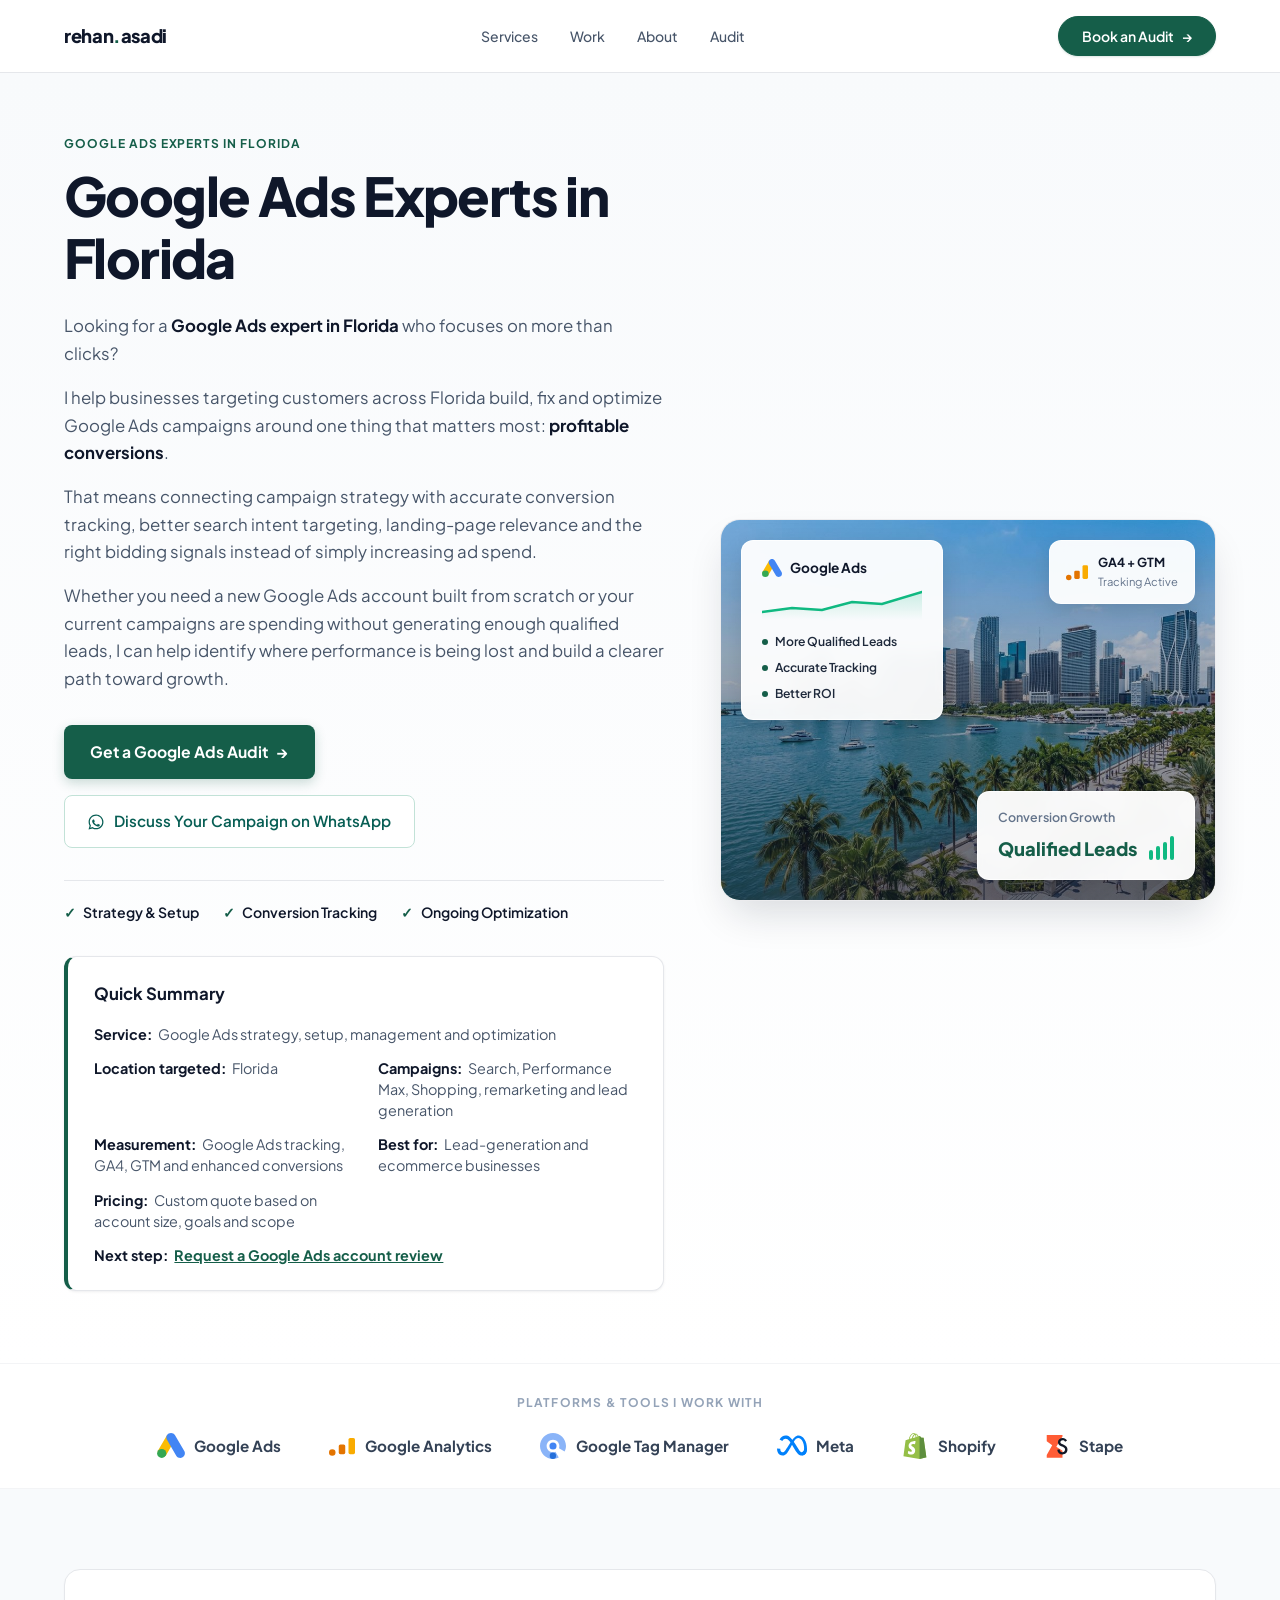
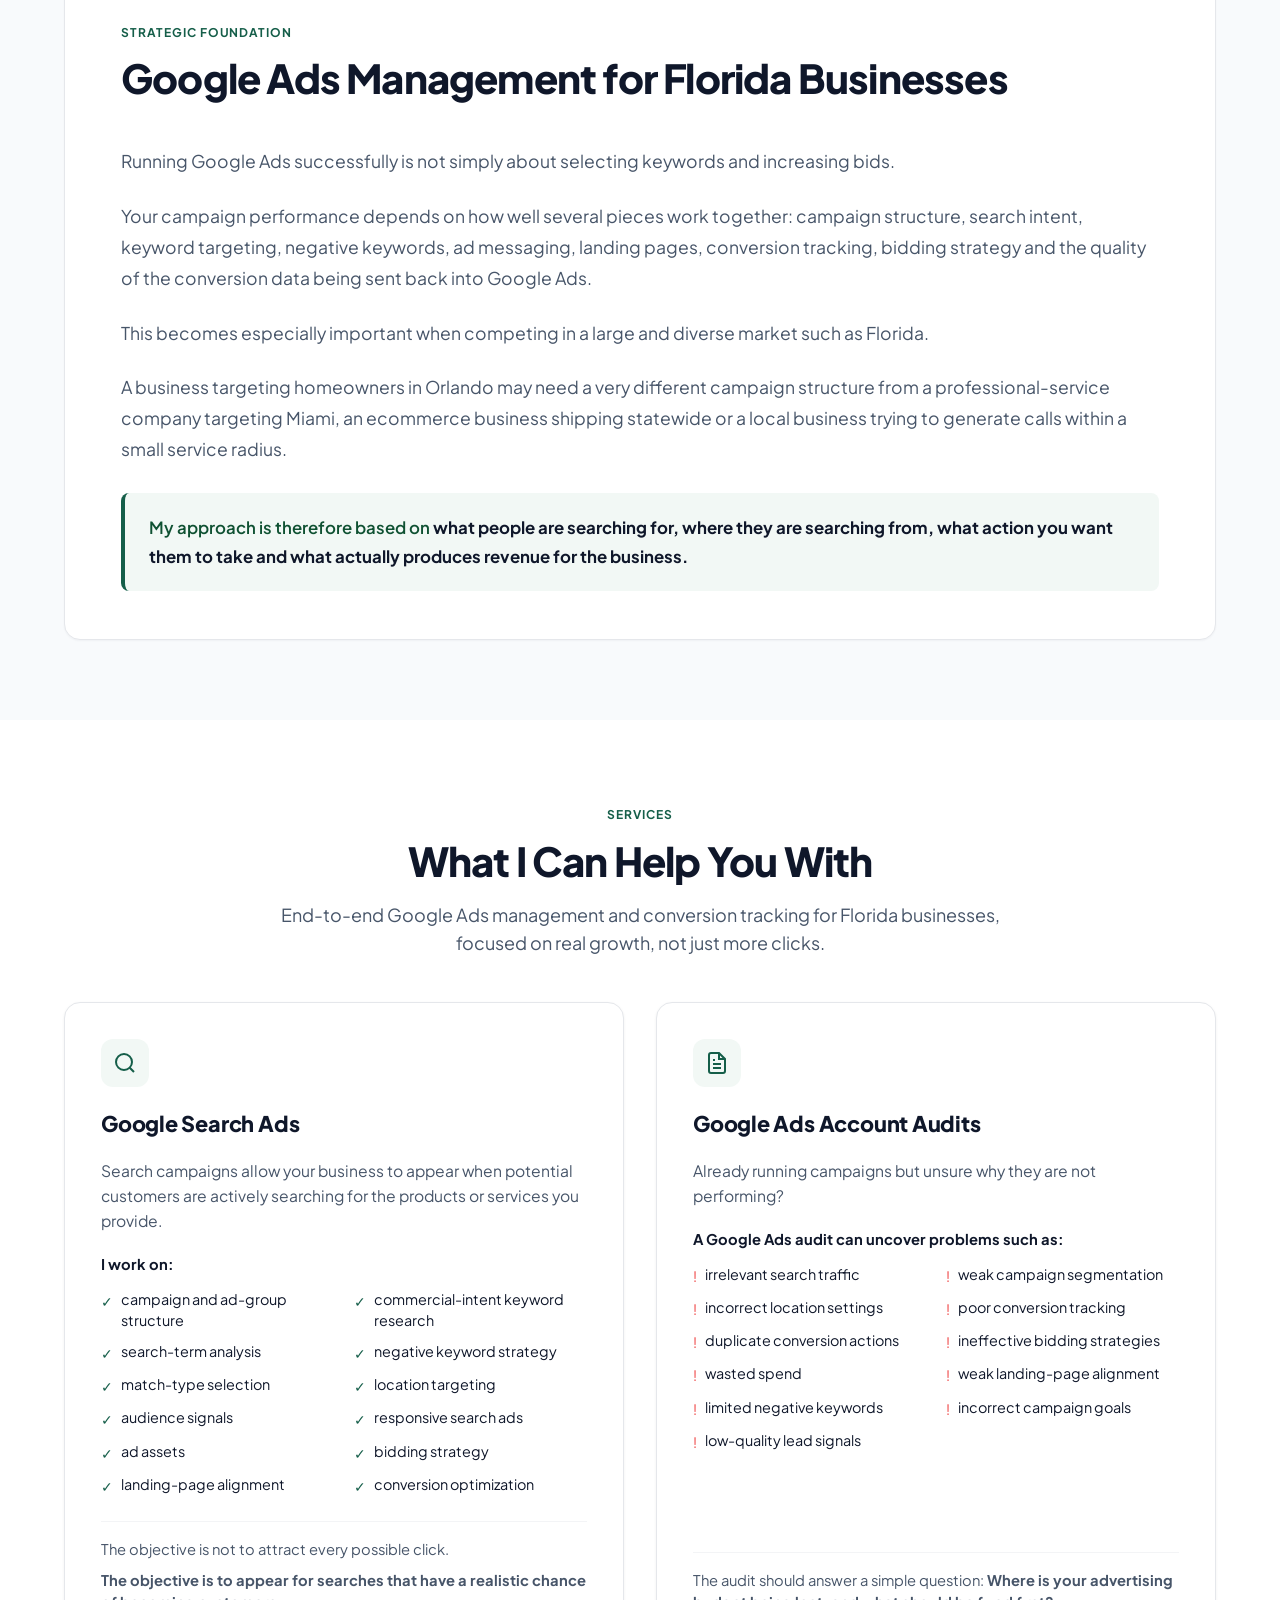
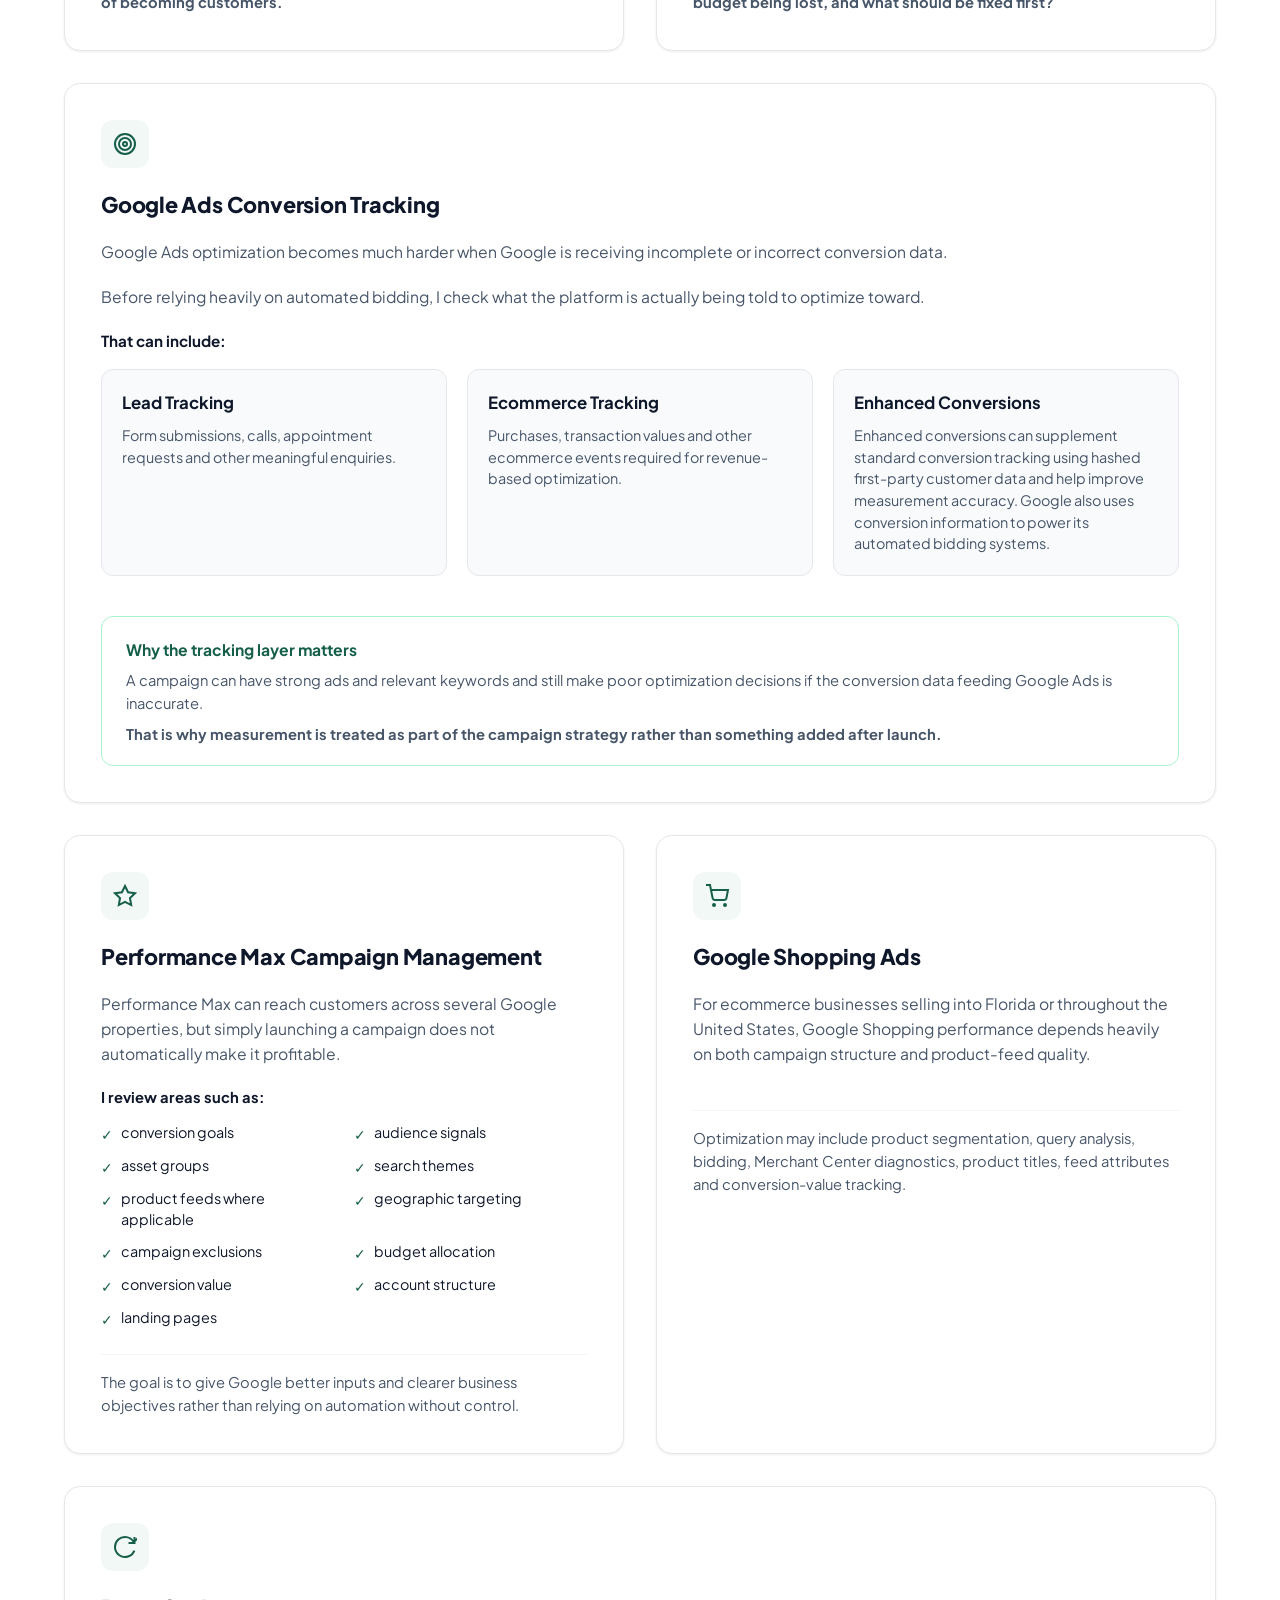
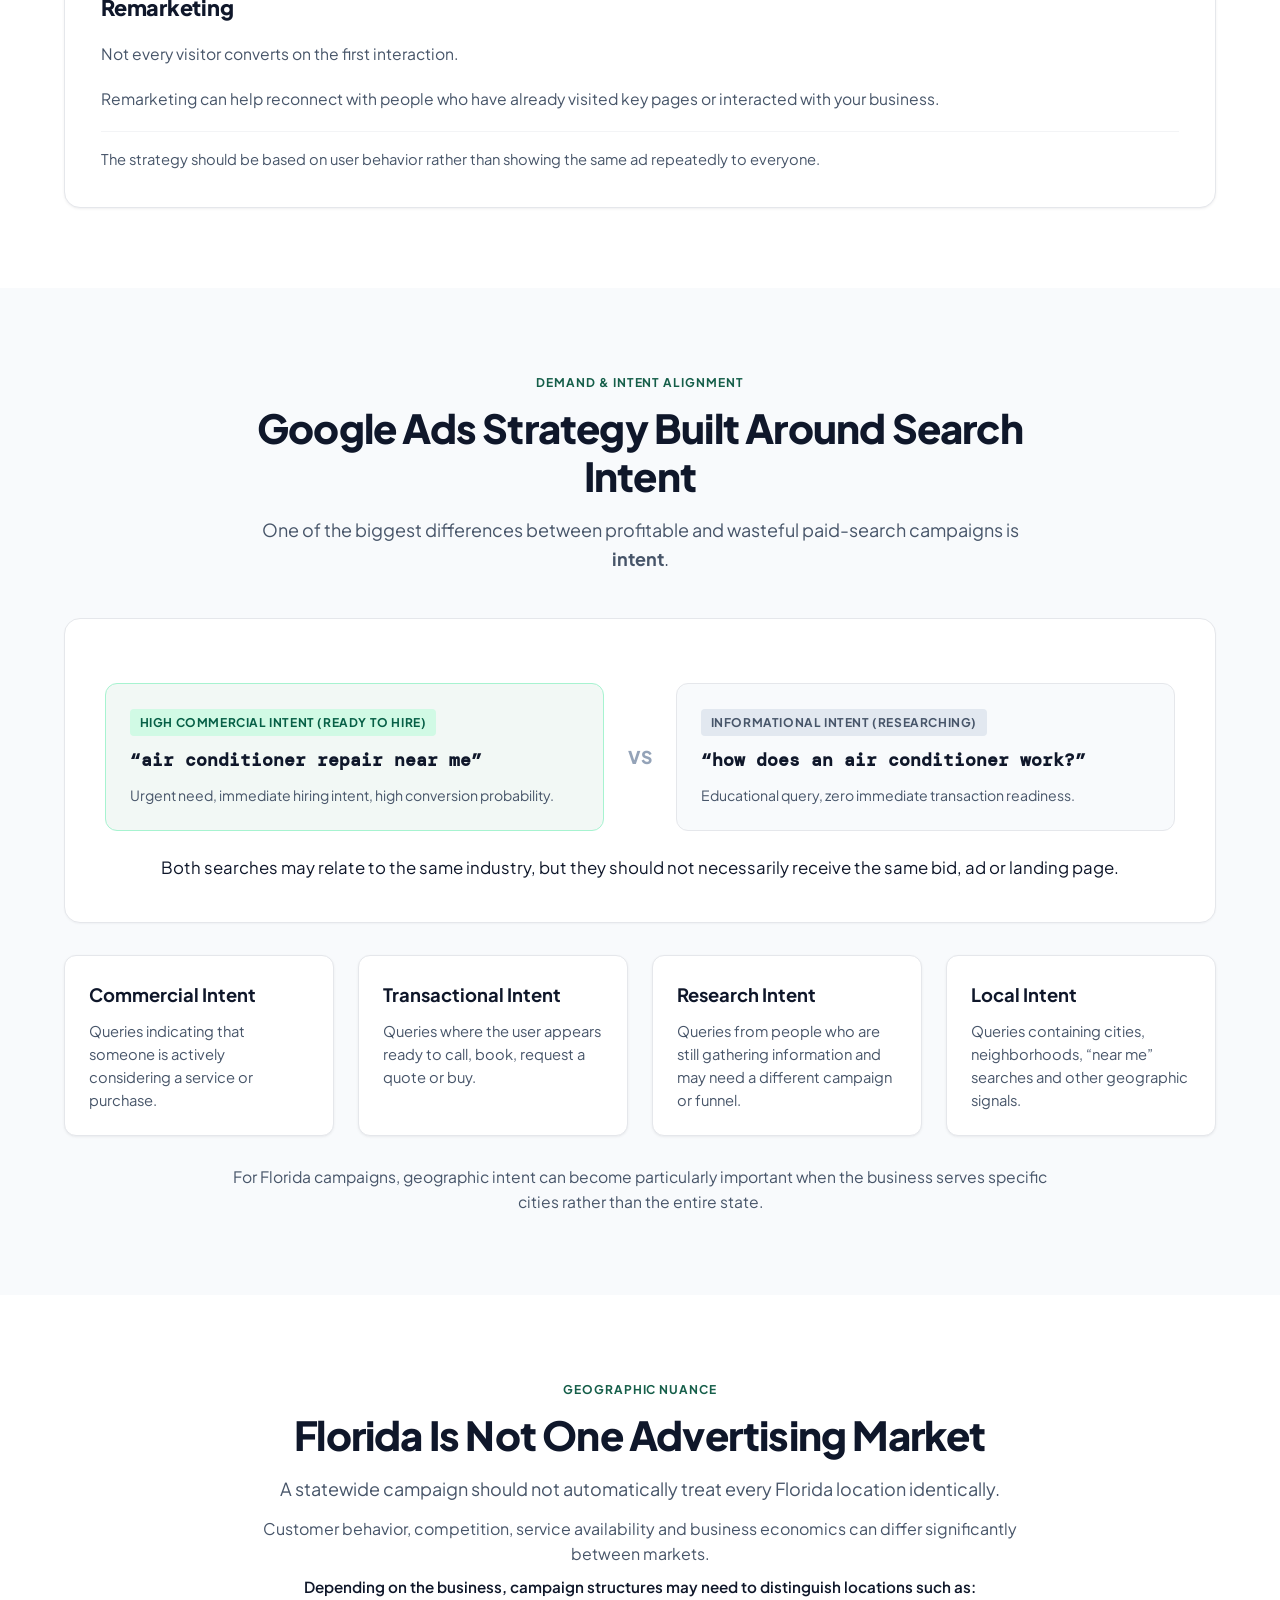
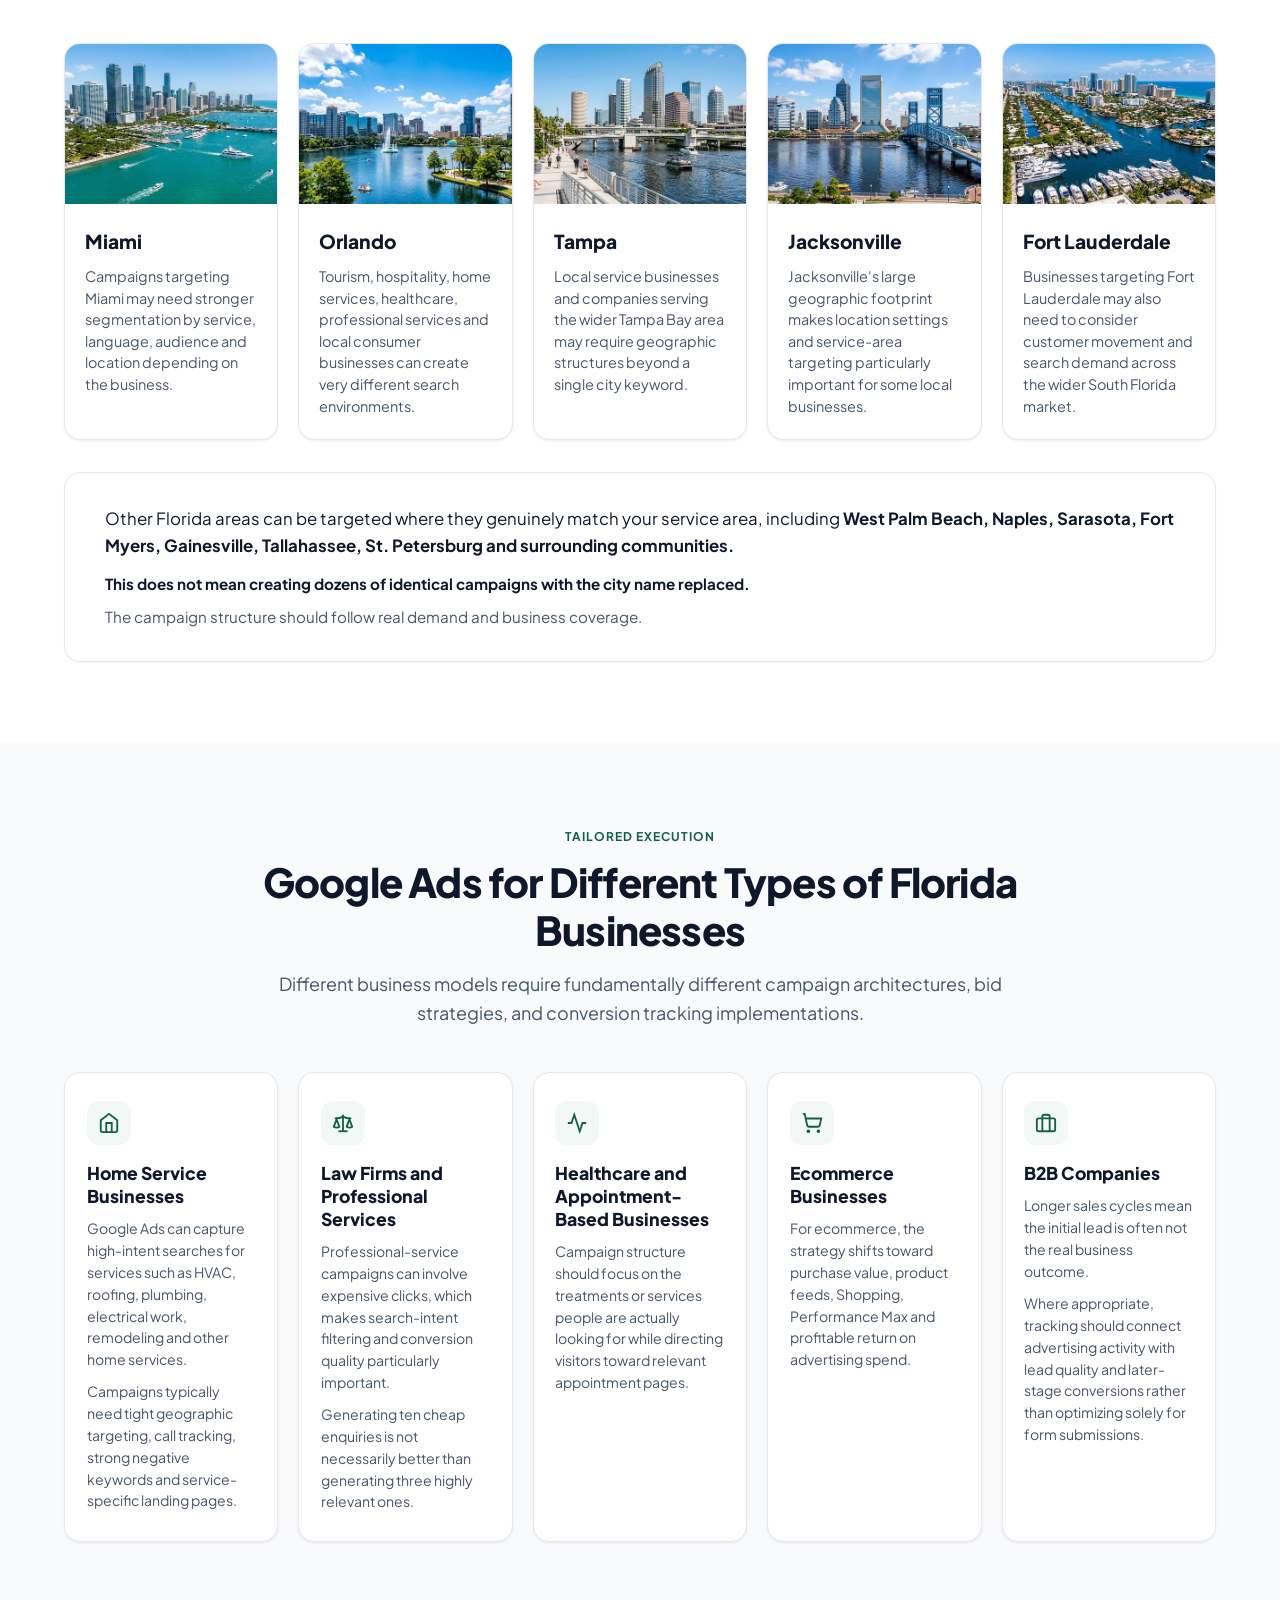
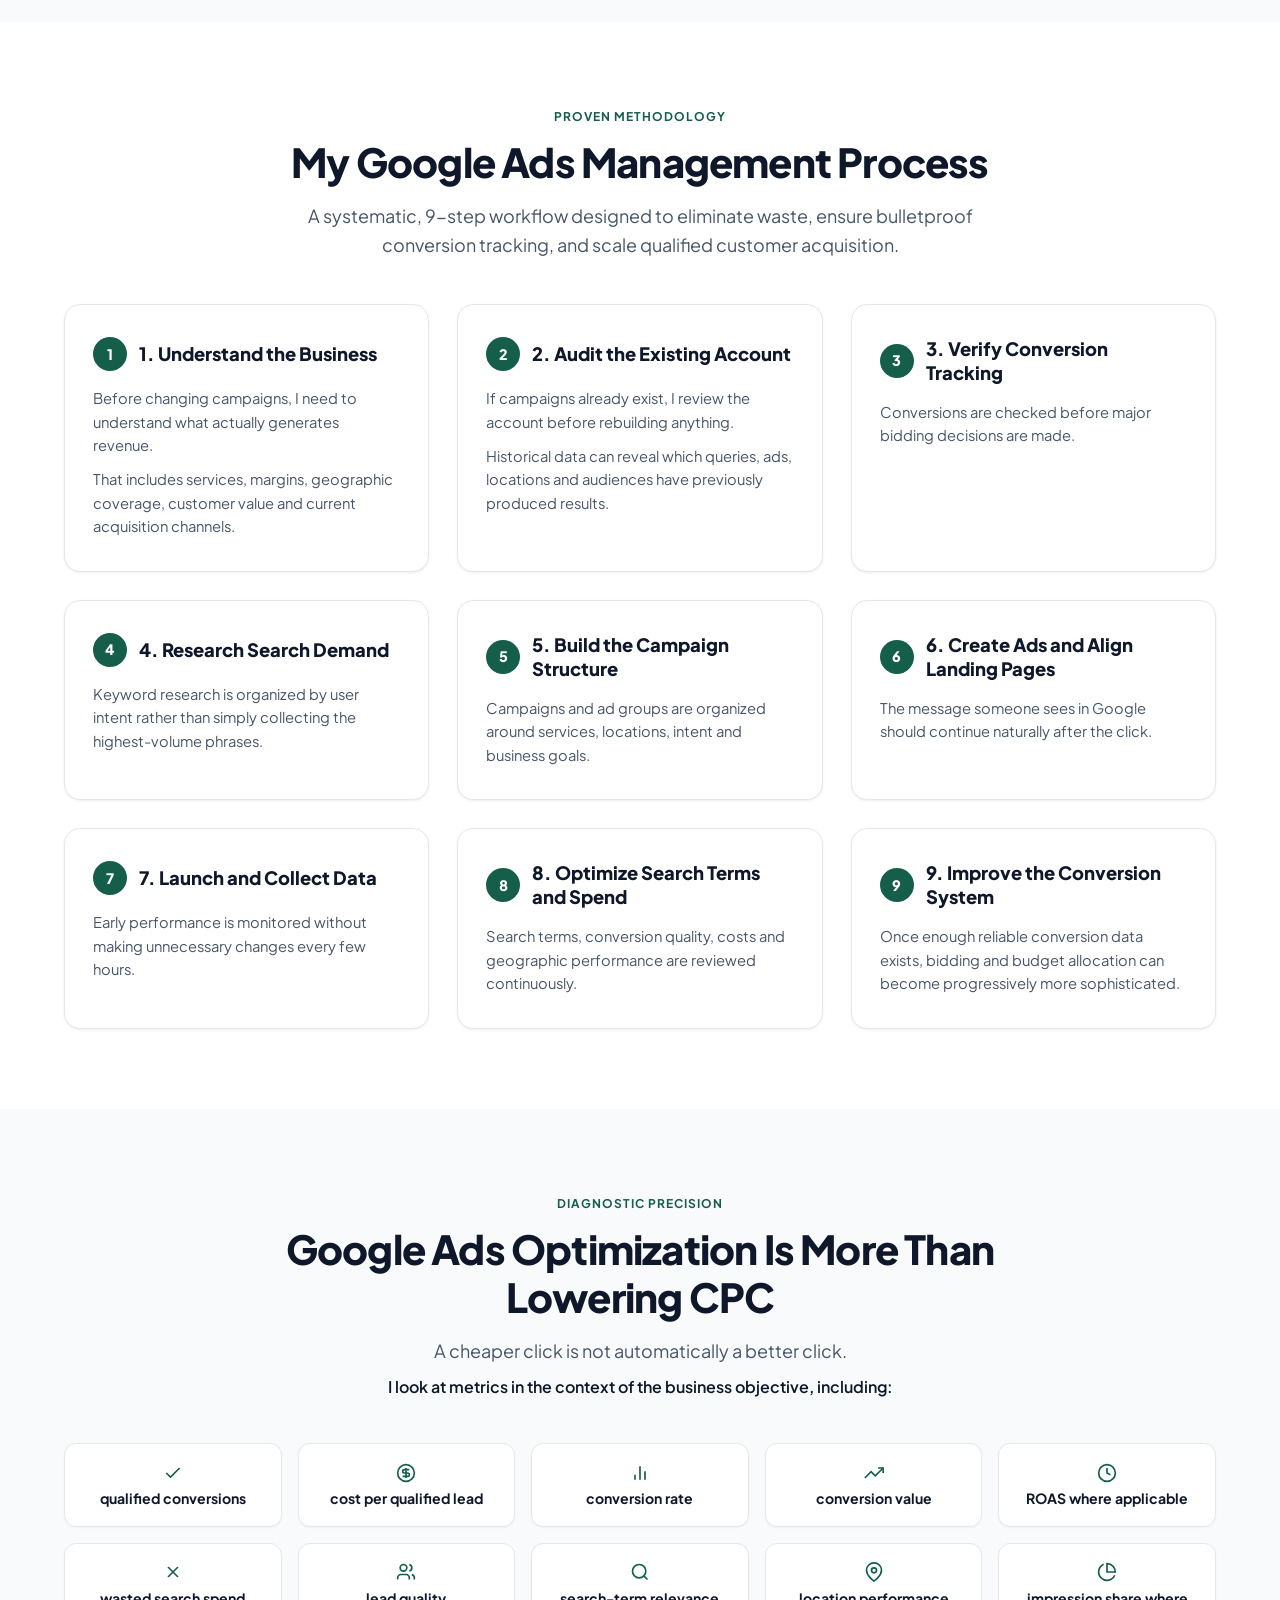
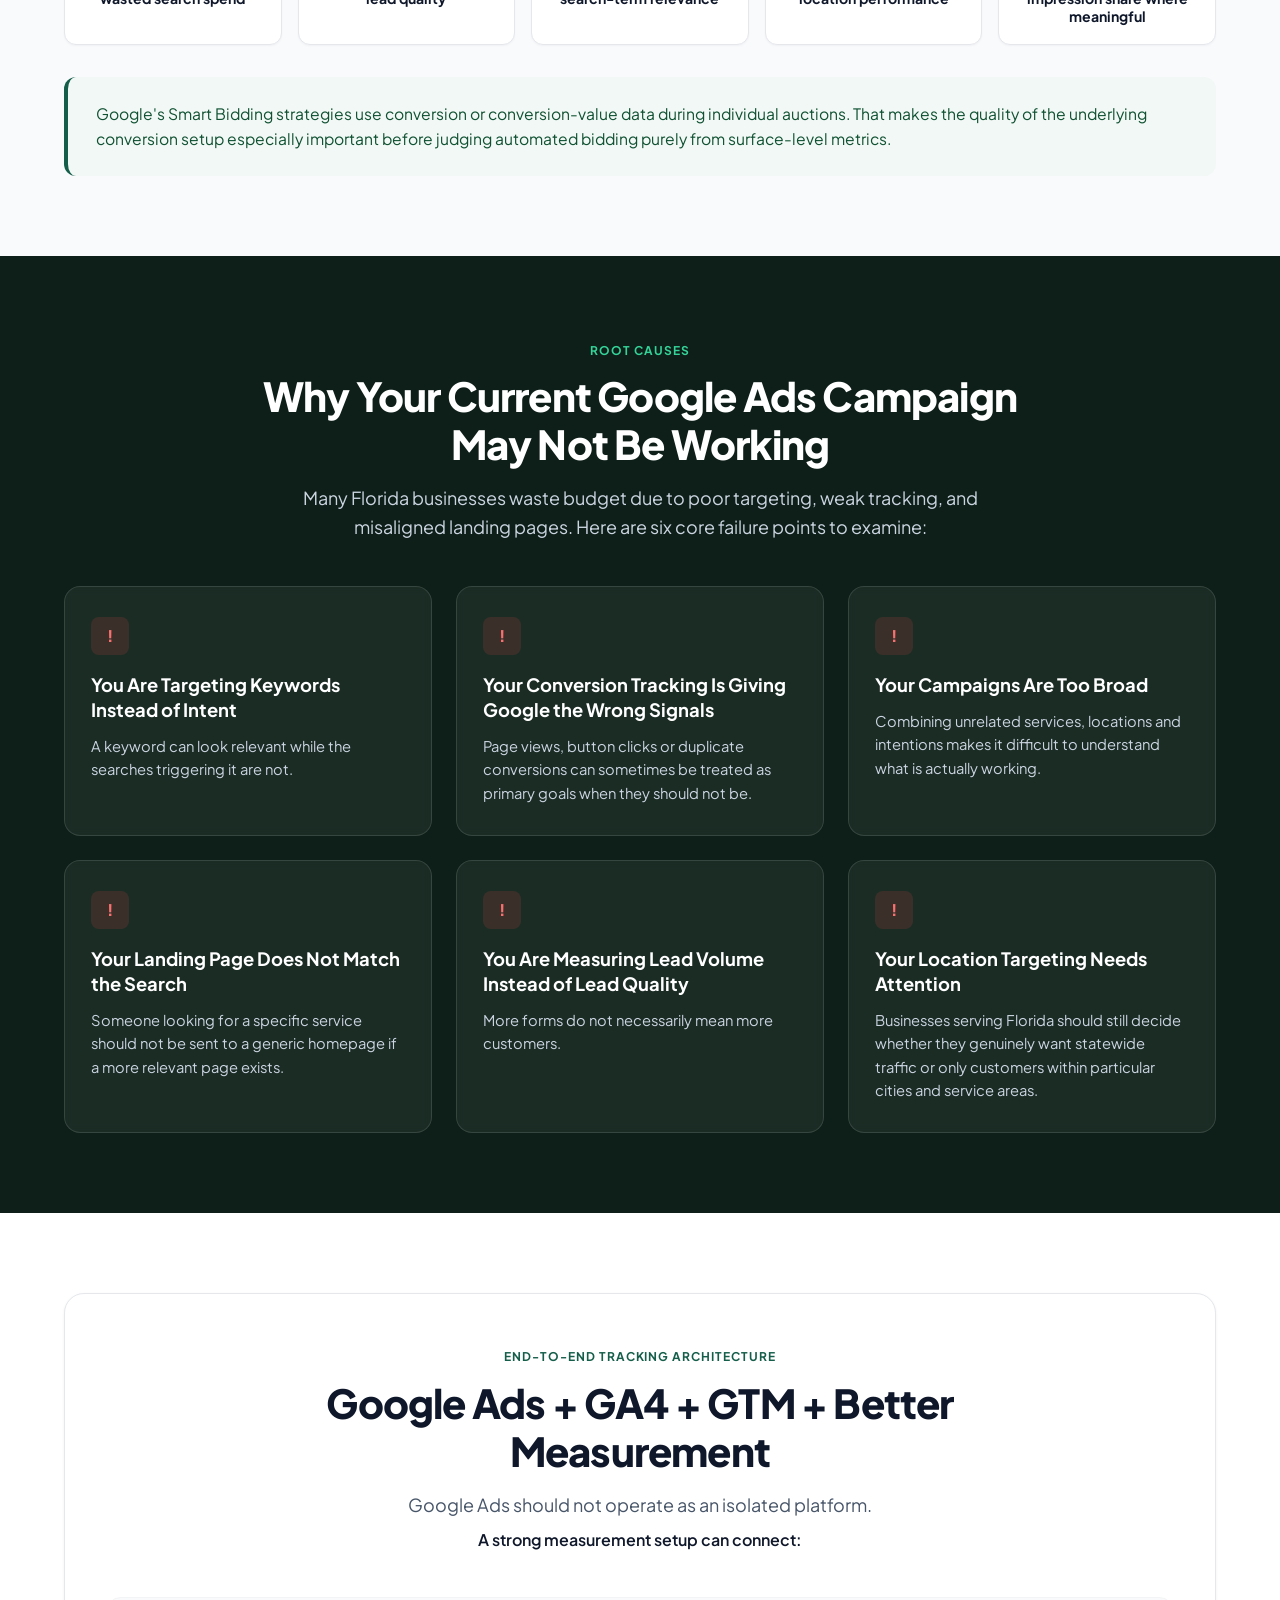
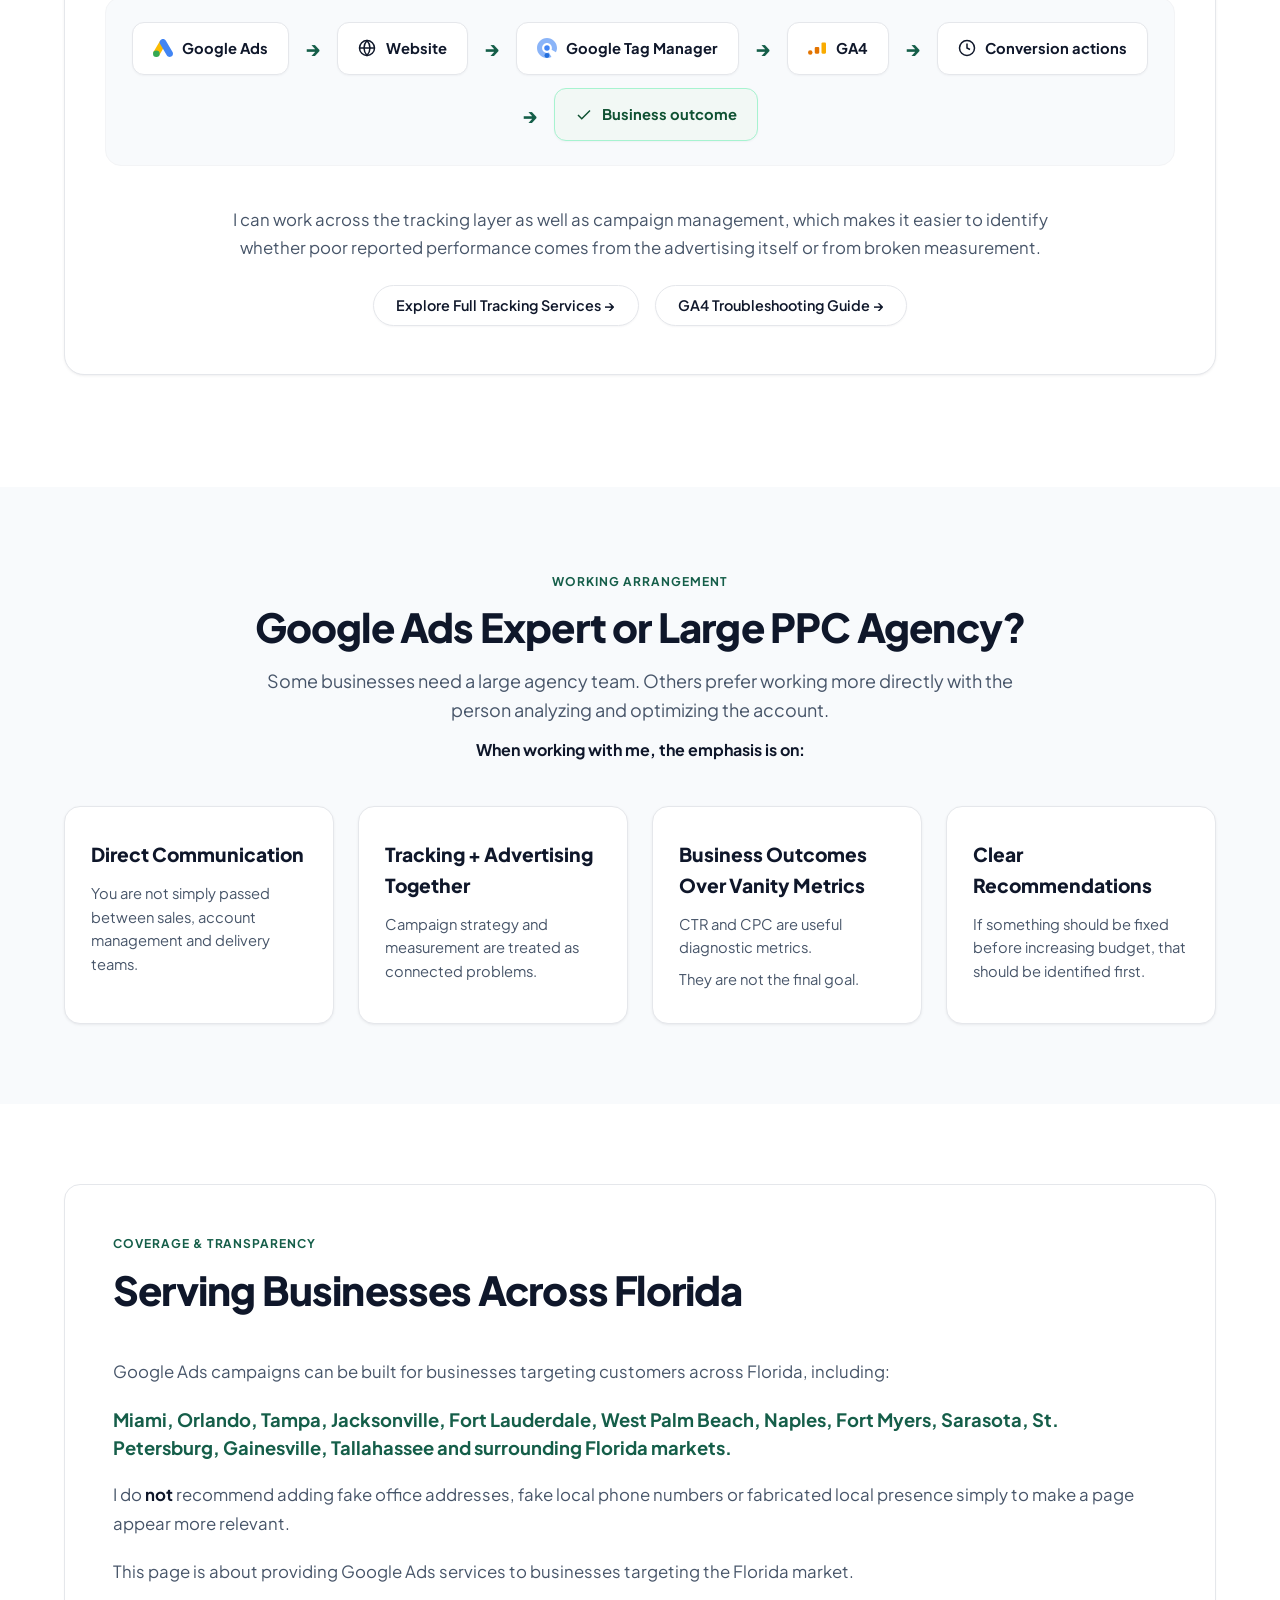
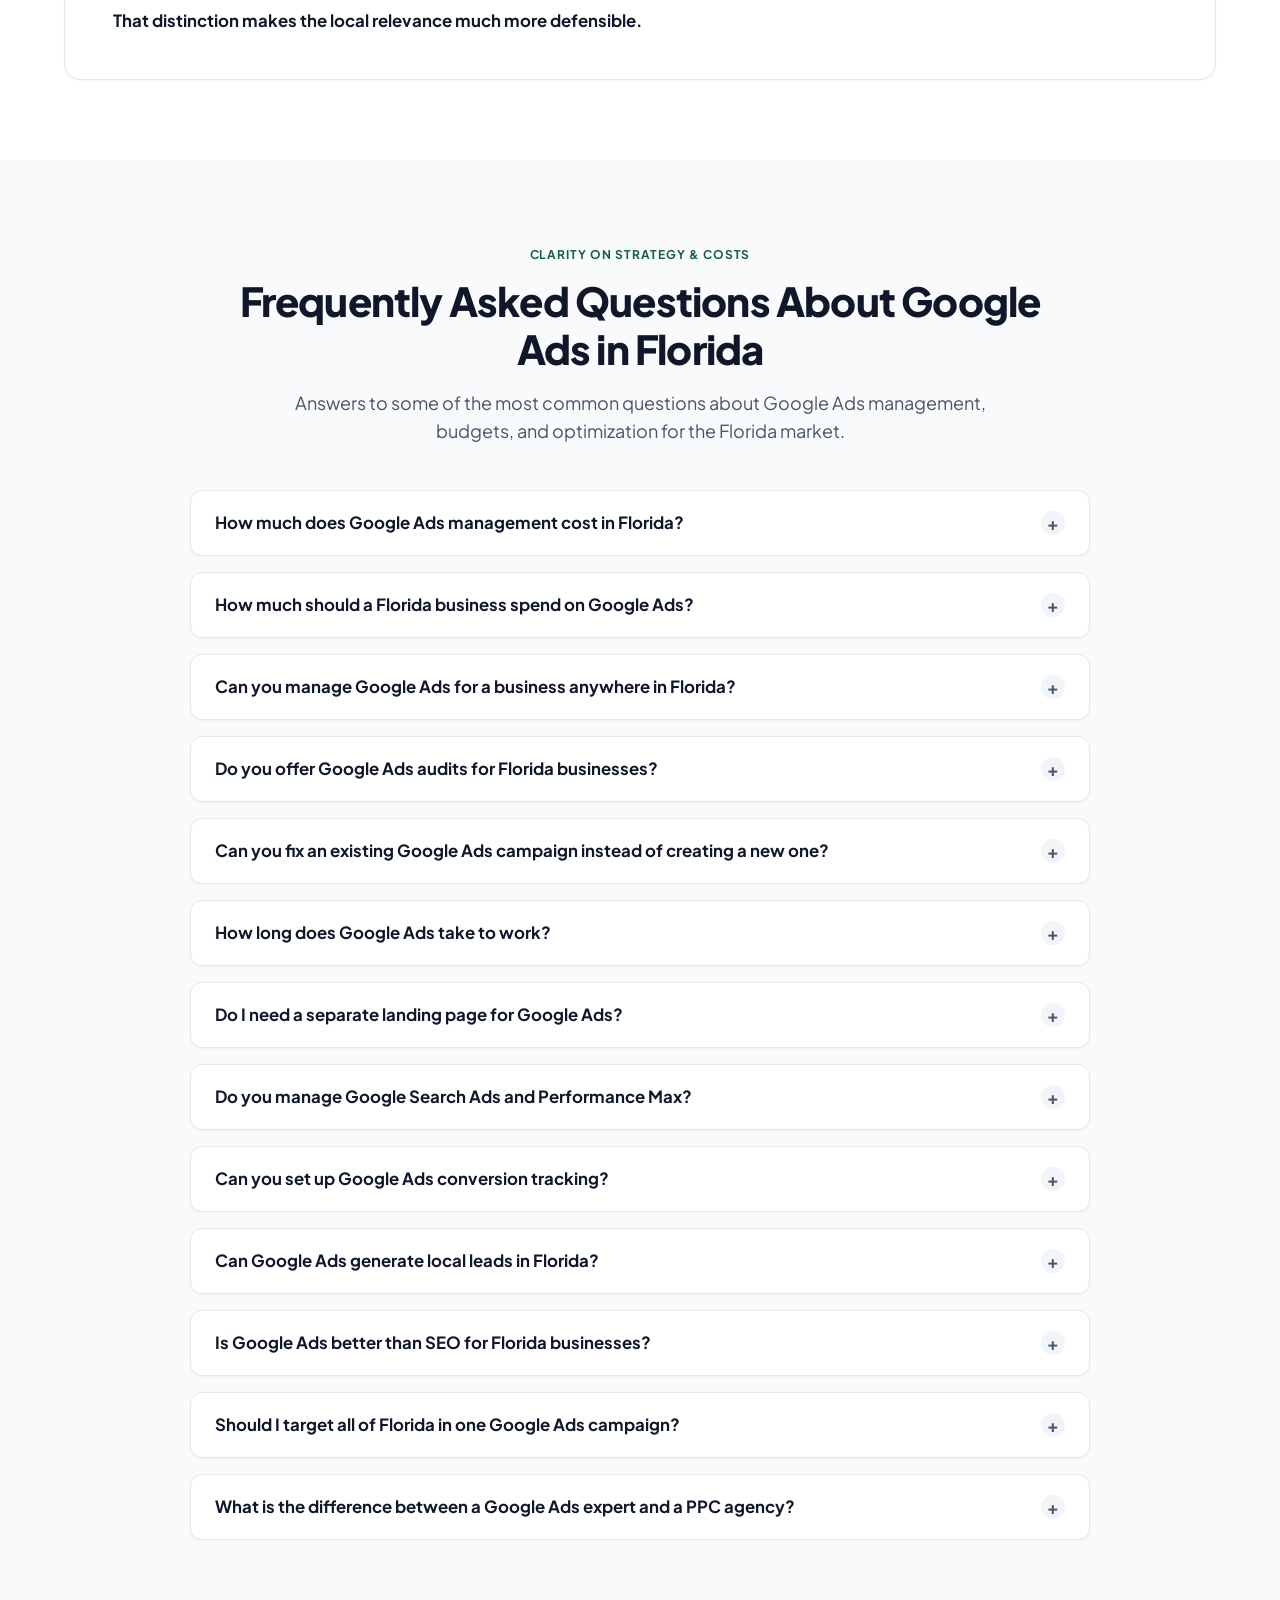
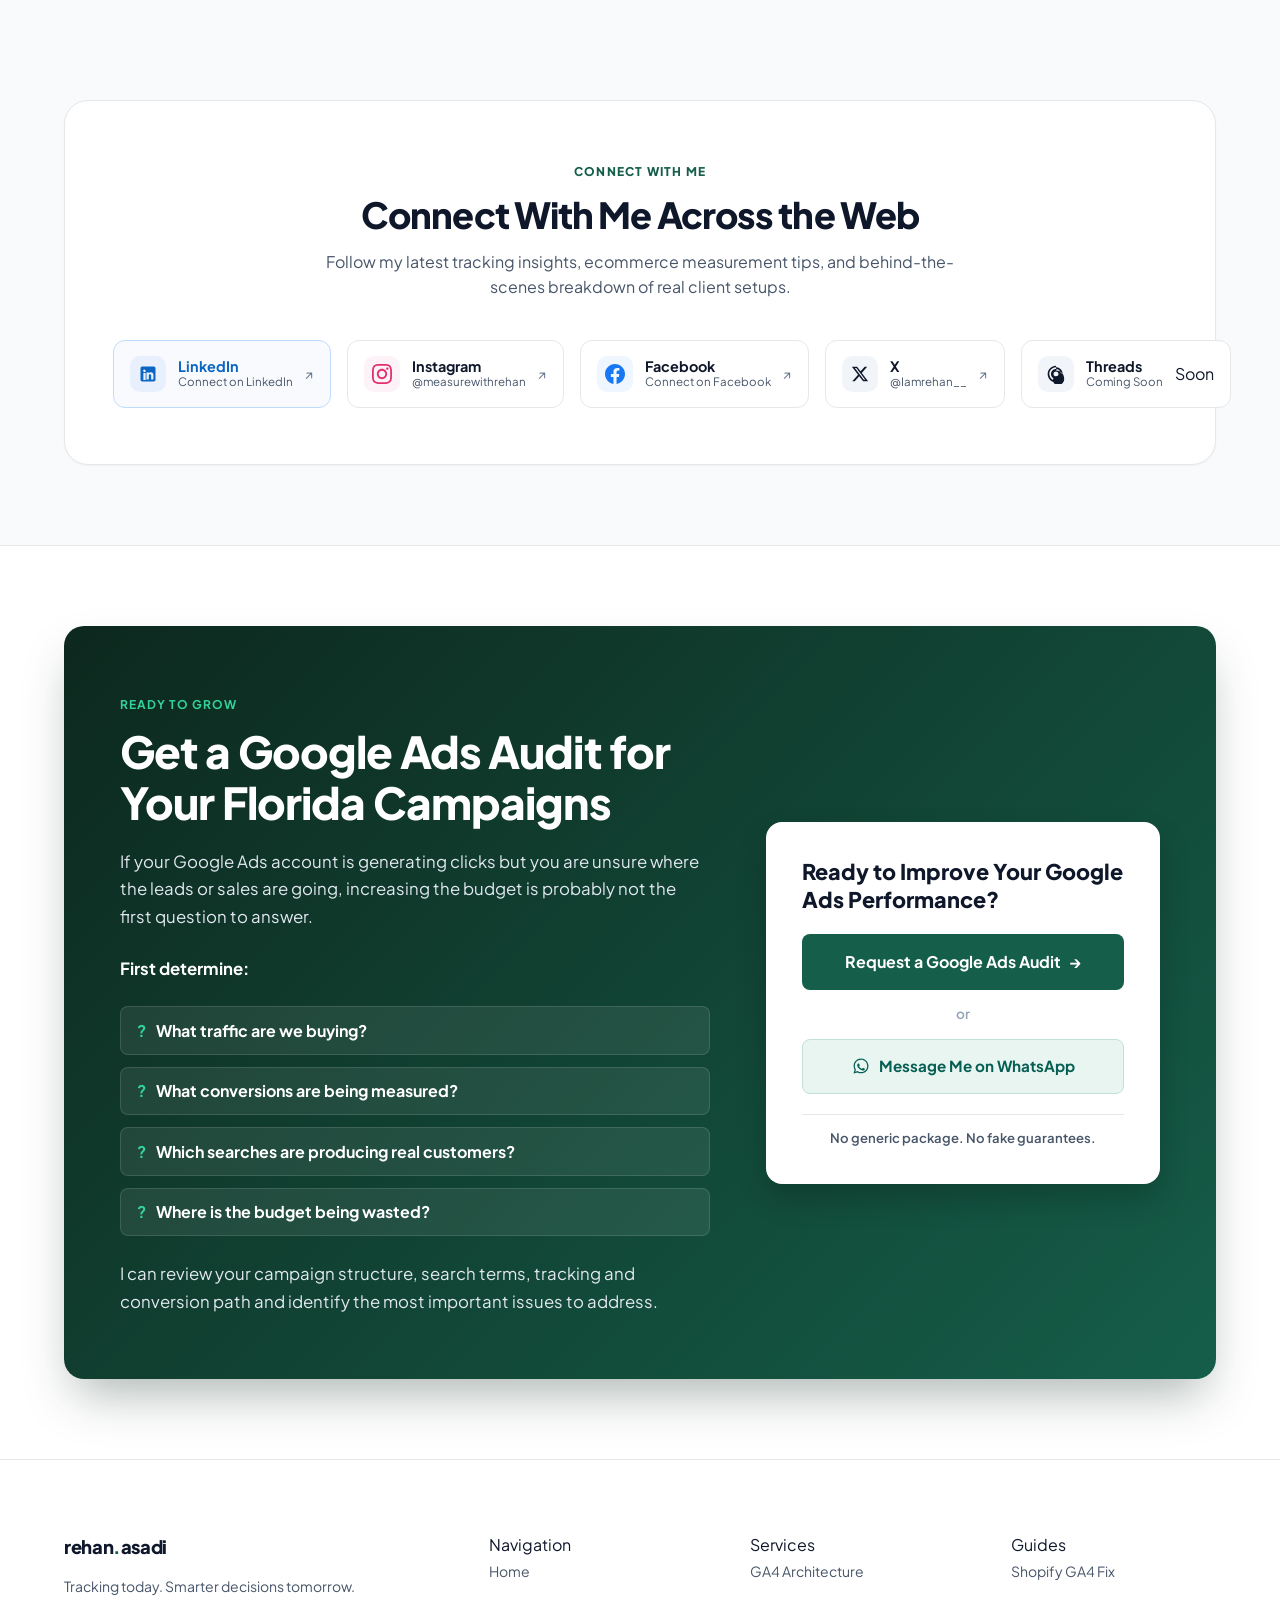
<file: locations/google-ads-experts-in-florida.html>
<!DOCTYPE html>
<html lang="en">
<head>
  <!-- Google tag (gtag.js) -->
  <script async src="https://www.googletagmanager.com/gtag/js?id=G-E7CHCE0W9C"></script>
  <script>
    window.dataLayer = window.dataLayer || [];
    function gtag(){dataLayer.push(arguments);}
    gtag('js', new Date());

    gtag('config', 'G-E7CHCE0W9C');
  </script>

  <!-- Favicon -->
  <link rel="icon" type="image/svg+xml" href="/favicon.svg" />
  <link rel="icon" type="image/png" sizes="48x48" href="/favicon-48x48.png" />
  <link rel="icon" type="image/png" sizes="32x32" href="/favicon-32x32.png" />
  <link rel="icon" type="image/png" sizes="16x16" href="/favicon-16x16.png" />
  <link rel="shortcut icon" href="/favicon.ico" />
  <link rel="apple-touch-icon" sizes="180x180" href="/apple-touch-icon.png" />
  <link rel="manifest" href="/site.webmanifest" />

  <meta charset="UTF-8" />
  <meta name="viewport" content="width=device-width, initial-scale=1.0" />
  <title>Google Ads Experts in Florida | Google Ads Management</title>
  <meta name="description" content="Looking for Google Ads experts in Florida? Get strategy, campaign management, conversion tracking and optimization focused on qualified leads and profitable growth." />
  <link rel="canonical" href="https://rehanasadi.com/locations/google-ads-experts-in-florida" />

  <!-- Open Graph / Meta -->
  <meta property="og:type" content="website" />
  <meta property="og:url" content="https://rehanasadi.com/locations/google-ads-experts-in-florida" />
  <meta property="og:title" content="Google Ads Experts in Florida | Rehan Asadi" />
  <meta property="og:description" content="Google Ads strategy, PPC management, conversion tracking and campaign optimization for businesses targeting customers across Florida." />
  <meta property="og:image" content="https://rehanasadi.com/assets/images/florida-hero-skyline.jpg" />

  <!-- Twitter Card -->
  <meta name="twitter:card" content="summary_large_image" />
  <meta name="twitter:url" content="https://rehanasadi.com/locations/google-ads-experts-in-florida" />
  <meta name="twitter:title" content="Google Ads Experts in Florida | Rehan Asadi" />
  <meta name="twitter:description" content="Google Ads strategy, PPC management, conversion tracking and campaign optimization for businesses targeting customers across Florida." />
  <meta name="twitter:image" content="https://rehanasadi.com/assets/images/florida-hero-skyline.jpg" />

  <!-- Fonts & Stylesheets -->
  <link rel="preconnect" href="https://fonts.googleapis.com" />
  <link rel="preconnect" href="https://fonts.gstatic.com" crossorigin />
  <link href="https://fonts.googleapis.com/css2?family=Plus+Jakarta+Sans:wght@400;500;600;700;800&family=DM+Mono:ital,wght@0,400;0,500;1,400&display=swap" rel="stylesheet" />
  <link rel="stylesheet" href="/assets/design-system.css" />
  <link rel="stylesheet" href="/assets/inner-pages.css" />
  <link rel="stylesheet" href="/assets/contact-socials.css" />

  <!-- JSON-LD Structured Data: BreadcrumbList -->
  <script type="application/ld+json">
  {
    "@context": "https://schema.org",
    "@type": "BreadcrumbList",
    "itemListElement": [
      {
        "@type": "ListItem",
        "position": 1,
        "name": "Home",
        "item": "https://rehanasadi.com/"
      },
      {
        "@type": "ListItem",
        "position": 2,
        "name": "Services",
        "item": "https://rehanasadi.com/services"
      },
      {
        "@type": "ListItem",
        "position": 3,
        "name": "Google Ads Experts in Florida",
        "item": "https://rehanasadi.com/locations/google-ads-experts-in-florida"
      }
    ]
  }
  </script>

  <!-- JSON-LD Structured Data: Service -->
  <script type="application/ld+json">
  {
    "@context": "https://schema.org",
    "@type": "Service",
    "name": "Google Ads Experts in Florida",
    "serviceType": "Google Ads Management",
    "description": "Google Ads strategy, PPC management, conversion tracking and campaign optimization for businesses targeting customers across Florida.",
    "url": "https://rehanasadi.com/locations/google-ads-experts-in-florida",
    "provider": {
      "@type": "Person",
      "name": "Rehan Asadi",
      "url": "https://rehanasadi.com/about",
      "jobTitle": "Google Ads & Conversion Tracking Specialist"
    },
    "areaServed": {
      "@type": "AdministrativeArea",
      "name": "Florida"
    }
  }
  </script>

  <!-- JSON-LD Structured Data: FAQPage -->
  <script type="application/ld+json">
  {
    "@context": "https://schema.org",
    "@type": "FAQPage",
    "mainEntity": [
      {
        "@type": "Question",
        "name": "How much does Google Ads management cost in Florida?",
        "acceptedAnswer": {
          "@type": "Answer",
          "text": "Google Ads management costs depend on campaign size, advertising spend, number of services, locations, tracking requirements and the amount of ongoing optimization required. I use custom quotes rather than publishing a generic package that may not match the account."
        }
      },
      {
        "@type": "Question",
        "name": "How much should a Florida business spend on Google Ads?",
        "acceptedAnswer": {
          "@type": "Answer",
          "text": "There is no single budget that works for every Florida business. The appropriate starting budget depends on average CPC, geographic coverage, conversion rate, customer value and how much search demand exists for the service. A local campaign targeting one city may require a very different budget from a campaign targeting the entire state."
        }
      },
      {
        "@type": "Question",
        "name": "Can you manage Google Ads for a business anywhere in Florida?",
        "acceptedAnswer": {
          "@type": "Answer",
          "text": "Yes. Campaigns can be managed remotely for businesses targeting customers throughout Florida or within specific Florida cities and service areas."
        }
      },
      {
        "@type": "Question",
        "name": "Do you offer Google Ads audits for Florida businesses?",
        "acceptedAnswer": {
          "@type": "Answer",
          "text": "Yes. An audit can review campaign structure, keywords, search terms, geographic targeting, bidding, ads, conversion actions and landing-page alignment before deciding what should be changed."
        }
      },
      {
        "@type": "Question",
        "name": "Can you fix an existing Google Ads campaign instead of creating a new one?",
        "acceptedAnswer": {
          "@type": "Answer",
          "text": "Yes. Rebuilding an account is not always necessary. Existing campaign data can be valuable, so the first step should normally be identifying what should be retained, fixed, paused or reorganized."
        }
      },
      {
        "@type": "Question",
        "name": "How long does Google Ads take to work?",
        "acceptedAnswer": {
          "@type": "Answer",
          "text": "Google Ads can begin generating traffic soon after campaigns become eligible to run, but meaningful optimization requires data. The time needed to judge performance varies according to search volume, budget, conversion volume, sales cycle and the accuracy of the tracking setup."
        }
      },
      {
        "@type": "Question",
        "name": "Do I need a separate landing page for Google Ads?",
        "acceptedAnswer": {
          "@type": "Answer",
          "text": "Not always, but sending visitors to a page closely aligned with their search often provides a better experience than sending everyone to a generic homepage. For businesses offering several services or serving several markets, dedicated pages can make campaign intent much clearer."
        }
      },
      {
        "@type": "Question",
        "name": "Do you manage Google Search Ads and Performance Max?",
        "acceptedAnswer": {
          "@type": "Answer",
          "text": "Yes. The appropriate campaign type depends on the business, available assets, conversion data and goals. I would not recommend Performance Max simply because it is available."
        }
      },
      {
        "@type": "Question",
        "name": "Can you set up Google Ads conversion tracking?",
        "acceptedAnswer": {
          "@type": "Answer",
          "text": "Yes. Conversion tracking can include Google Ads, Google Tag Manager, GA4 and enhanced-conversion implementations depending on the website and business requirements."
        }
      },
      {
        "@type": "Question",
        "name": "Can Google Ads generate local leads in Florida?",
        "acceptedAnswer": {
          "@type": "Answer",
          "text": "Yes, Google Ads can reach people searching for local services, but results depend on demand, competition, targeting, offer, landing-page quality and tracking. The goal should be qualified enquiries rather than clicks alone."
        }
      },
      {
        "@type": "Question",
        "name": "Is Google Ads better than SEO for Florida businesses?",
        "acceptedAnswer": {
          "@type": "Answer",
          "text": "They solve different problems. Google Ads can provide paid visibility while campaigns are active. SEO aims to develop organic visibility over time. Many businesses use both rather than treating them as mutually exclusive channels."
        }
      },
      {
        "@type": "Question",
        "name": "Should I target all of Florida in one Google Ads campaign?",
        "acceptedAnswer": {
          "@type": "Answer",
          "text": "Not automatically. If customer value, competition, services or operational coverage differ by location, separate geographic structures may provide better control."
        }
      },
      {
        "@type": "Question",
        "name": "What is the difference between a Google Ads expert and a PPC agency?",
        "acceptedAnswer": {
          "@type": "Answer",
          "text": "A Google Ads expert may work directly on strategy and account optimization, while an agency may distribute responsibilities across several team members. The better arrangement depends on the size and complexity of the business."
        }
      }
    ]
  }
  </script>

  <!-- Scoped Styles for Florida Landing Page -->
  <style>
    /* Reset & Section Baseline */
    .fl-section {
      padding: var(--ds-section-py) 0;
      position: relative;
    }
    .fl-section-sm {
      padding: var(--ds-section-py-sm) 0;
    }
    .fl-bg-subtle {
      background-color: var(--ds-surface-subtle);
    }
    .fl-bg-mint {
      background-color: var(--ds-surface-green-tint);
    }
    .fl-bg-dark {
      background-color: #0d1f18;
      color: #ffffff;
    }

    /* Section Header Typography */
    .fl-section-header {
      margin-bottom: 2.75rem;
    }
    .fl-section-header.text-center {
      text-align: center;
      max-width: 820px;
      margin-left: auto;
      margin-right: auto;
    }
    .fl-eyebrow {
      display: inline-block;
      font-size: var(--ds-text-xs);
      font-weight: 700;
      text-transform: uppercase;
      letter-spacing: 0.08em;
      color: var(--ds-accent);
      margin-bottom: 0.75rem;
    }
    .fl-bg-dark .fl-eyebrow {
      color: #34d399;
    }
    .fl-section-title {
      font-size: clamp(1.85rem, 3.2vw, 2.5rem);
      font-weight: 800;
      line-height: 1.2;
      color: var(--ds-text);
      letter-spacing: -0.02em;
      margin-bottom: 1rem;
    }
    .fl-bg-dark .fl-section-title {
      color: #ffffff;
    }
    .fl-section-lead {
      font-size: var(--ds-text-lg);
      line-height: 1.6;
      color: var(--ds-text-secondary);
      max-width: 760px;
    }
    .fl-bg-dark .fl-section-lead {
      color: #cbd5e1;
    }
    .fl-section-lead.mx-auto {
      margin-left: auto;
      margin-right: auto;
    }

    /* HERO SECTION */
    .fl-hero {
      padding: 3.5rem 0 4.5rem;
      background: linear-gradient(180deg, #f8fafc 0%, #ffffff 100%);
      border-bottom: 1px solid var(--ds-border-subtle);
    }
    .fl-hero-grid {
      display: grid;
      grid-template-columns: 1.15fr 0.95fr;
      gap: 3.5rem;
      align-items: center;
    }
    .fl-hero-copy h1 {
      font-size: clamp(2.35rem, 4.4vw, 3.35rem);
      font-weight: 800;
      line-height: 1.15;
      letter-spacing: -0.03em;
      color: var(--ds-text);
      margin-bottom: 1.5rem;
    }
    .fl-hero-copy h1 span.fl-accent-text {
      color: var(--ds-accent);
    }
    .fl-hero-lead-group {
      margin-bottom: 2rem;
    }
    .fl-hero-lead-group p {
      font-size: 1.05rem;
      line-height: 1.65;
      color: var(--ds-text-secondary);
      margin-bottom: 1rem;
    }
    .fl-hero-lead-group p strong {
      color: var(--ds-text);
      font-weight: 700;
    }
    .fl-hero-lead-group p:last-child {
      margin-bottom: 0;
    }
    .fl-hero-actions {
      display: flex;
      flex-wrap: wrap;
      gap: 1rem;
      margin-bottom: 2rem;
      align-items: center;
    }
    .fl-btn-primary {
      display: inline-flex;
      align-items: center;
      justify-content: center;
      gap: 0.5rem;
      padding: 0.9rem 1.65rem;
      font-size: 0.98rem;
      font-weight: 700;
      color: #ffffff;
      background-color: var(--ds-accent);
      border-radius: var(--ds-radius-sm);
      text-decoration: none;
      transition: background-color 0.2s ease, transform 0.15s ease;
      box-shadow: 0 4px 12px rgba(21, 94, 73, 0.22);
    }
    .fl-btn-primary:hover {
      background-color: var(--ds-accent-hover);
      transform: translateY(-1px);
    }
    .fl-btn-whatsapp {
      display: inline-flex;
      align-items: center;
      justify-content: center;
      gap: 0.55rem;
      padding: 0.85rem 1.4rem;
      font-size: 0.95rem;
      font-weight: 600;
      color: #075e54;
      background-color: #ffffff;
      border: 1px solid #c2e2d7;
      border-radius: var(--ds-radius-sm);
      text-decoration: none;
      transition: all 0.2s ease;
    }
    .fl-btn-whatsapp:hover {
      background-color: #e8f5f0;
      border-color: #075e54;
      transform: translateY(-1px);
    }
    .fl-hero-trust-row {
      display: flex;
      flex-wrap: wrap;
      gap: 1.5rem;
      padding-top: 1.25rem;
      border-top: 1px solid var(--ds-border);
      margin-bottom: 2rem;
    }
    .fl-trust-item {
      display: inline-flex;
      align-items: center;
      gap: 0.45rem;
      font-size: 0.88rem;
      font-weight: 600;
      color: var(--ds-text);
    }
    .fl-trust-check {
      color: var(--ds-accent);
      display: flex;
      align-items: center;
    }

    /* QUICK SUMMARY BOX */
    .fl-summary-box {
      background: #ffffff;
      border: 1px solid var(--ds-border);
      border-left: 4px solid var(--ds-accent);
      border-radius: var(--ds-radius-md);
      padding: 1.5rem 1.65rem;
      box-shadow: var(--ds-shadow-card);
      margin-top: 1.5rem;
    }
    .fl-summary-box h3 {
      font-size: 1.05rem;
      font-weight: 700;
      color: var(--ds-text);
      margin-bottom: 1rem;
      display: flex;
      align-items: center;
      gap: 0.5rem;
    }
    .fl-summary-list {
      list-style: none;
      display: grid;
      grid-template-columns: 1fr 1fr;
      gap: 0.85rem 1.5rem;
      padding: 0;
      margin: 0;
    }
    .fl-summary-item {
      font-size: 0.9rem;
      line-height: 1.45;
      color: var(--ds-text-secondary);
    }
    .fl-summary-item strong {
      color: var(--ds-text);
      font-weight: 700;
      display: inline-block;
      margin-right: 0.25rem;
    }
    .fl-summary-item.full-width {
      grid-column: 1 / -1;
    }

    /* HERO VISUAL MOCKUP COMPOSITION */
    .fl-hero-visual {
      position: relative;
    }
    .fl-visual-container {
      position: relative;
      border-radius: var(--ds-radius-xl);
      overflow: hidden;
      box-shadow: 0 20px 40px -10px rgba(15, 23, 42, 0.16);
      border: 1px solid rgba(15, 23, 42, 0.08);
      background: #ffffff;
    }
    .fl-visual-img {
      width: 100%;
      height: 380px;
      object-fit: cover;
      display: block;
    }
    .fl-visual-overlay {
      position: absolute;
      inset: 0;
      background: linear-gradient(180deg, rgba(15, 23, 42, 0.15) 0%, rgba(15, 23, 42, 0.65) 100%);
    }
    .fl-visual-card-top {
      position: absolute;
      top: 1.25rem;
      left: 1.25rem;
      background: rgba(255, 255, 255, 0.95);
      backdrop-filter: blur(8px);
      padding: 1rem 1.25rem;
      border-radius: var(--ds-radius-md);
      box-shadow: 0 10px 25px rgba(0, 0, 0, 0.12);
      border: 1px solid rgba(255, 255, 255, 0.8);
      max-width: 250px;
    }
    .fl-visual-top-header {
      display: flex;
      align-items: center;
      gap: 0.5rem;
      margin-bottom: 0.6rem;
    }
    .fl-visual-top-title {
      font-size: 0.85rem;
      font-weight: 700;
      color: #0f172a;
    }
    .fl-visual-chart {
      margin-bottom: 0.75rem;
    }
    .fl-visual-pills {
      display: flex;
      flex-direction: column;
      gap: 0.4rem;
    }
    .fl-visual-pill {
      display: flex;
      align-items: center;
      gap: 0.4rem;
      font-size: 0.76rem;
      font-weight: 600;
      color: #1e293b;
    }
    .fl-visual-pill-dot {
      width: 6px;
      height: 6px;
      border-radius: 50%;
      background-color: var(--ds-accent);
    }
    .fl-visual-badge-tr {
      position: absolute;
      top: 1.25rem;
      right: 1.25rem;
      background: rgba(255, 255, 255, 0.95);
      backdrop-filter: blur(8px);
      padding: 0.75rem 1rem;
      border-radius: var(--ds-radius-md);
      box-shadow: 0 8px 20px rgba(0, 0, 0, 0.12);
      display: flex;
      align-items: center;
      gap: 0.6rem;
      border: 1px solid rgba(255, 255, 255, 0.8);
    }
    .fl-visual-badge-text {
      font-size: 0.78rem;
      font-weight: 700;
      color: #0f172a;
    }
    .fl-visual-badge-sub {
      font-size: 0.7rem;
      color: #64748b;
    }
    .fl-visual-card-bottom {
      position: absolute;
      bottom: 1.25rem;
      right: 1.25rem;
      background: rgba(255, 255, 255, 0.96);
      backdrop-filter: blur(8px);
      padding: 1rem 1.25rem;
      border-radius: var(--ds-radius-md);
      box-shadow: 0 10px 25px rgba(0, 0, 0, 0.15);
      border: 1px solid rgba(255, 255, 255, 0.8);
      min-width: 190px;
    }
    .fl-visual-bottom-label {
      font-size: 0.78rem;
      font-weight: 600;
      color: #64748b;
      margin-bottom: 0.35rem;
    }
    .fl-visual-bottom-headline {
      font-size: 1.15rem;
      font-weight: 800;
      color: var(--ds-accent);
      display: flex;
      align-items: center;
      justify-content: space-between;
      gap: 0.75rem;
    }
    .fl-visual-bars {
      display: flex;
      align-items: flex-end;
      gap: 3px;
      height: 24px;
    }
    .fl-visual-bar {
      width: 4px;
      border-radius: 2px;
      background: #10b981;
    }

    /* PLATFORM LOGOS BAR */
    .fl-platform-bar {
      background: #ffffff;
      padding: 1.85rem 0;
      border-bottom: 1px solid var(--ds-border-subtle);
    }
    .fl-platform-bar-inner {
      display: flex;
      flex-direction: column;
      align-items: center;
      gap: 1.25rem;
    }
    .fl-platform-label {
      font-size: 0.75rem;
      font-weight: 700;
      letter-spacing: 0.1em;
      text-transform: uppercase;
      color: var(--ds-text-light);
    }
    .fl-platform-logos {
      display: flex;
      flex-wrap: wrap;
      align-items: center;
      justify-content: center;
      gap: 2.25rem 3rem;
    }
    .fl-platform-item {
      display: inline-flex;
      align-items: center;
      gap: 0.6rem;
      font-size: 0.95rem;
      font-weight: 700;
      color: #334155;
      text-decoration: none;
    }
    .fl-platform-item svg {
      flex-shrink: 0;
    }

    /* OVERVIEW EDITORIAL SECTION */
    .fl-overview-card {
      background: #ffffff;
      border: 1px solid var(--ds-border);
      border-radius: var(--ds-radius-lg);
      padding: 3rem 3.5rem;
      box-shadow: var(--ds-shadow-sm);
    }
    .fl-overview-text p {
      font-size: 1.1rem;
      line-height: 1.75;
      color: var(--ds-text-secondary);
      margin-bottom: 1.5rem;
    }
    .fl-overview-text p strong {
      color: var(--ds-text);
      font-weight: 700;
    }
    .fl-overview-text p:last-child {
      margin-bottom: 0;
    }
    .fl-overview-highlight {
      background: var(--ds-surface-green-tint);
      border-left: 4px solid var(--ds-accent);
      padding: 1.25rem 1.5rem;
      border-radius: var(--ds-radius-sm);
      margin-top: 1.75rem;
    }
    .fl-overview-highlight p {
      margin-bottom: 0;
      font-size: 1.05rem;
      font-weight: 600;
      color: var(--ds-accent-text);
    }

    /* WHAT I CAN HELP YOU WITH (SERVICES GRID) */
    .fl-services-grid {
      display: grid;
      grid-template-columns: 1fr 1fr;
      gap: 2rem;
    }
    .fl-service-card {
      background: #ffffff;
      border: 1px solid var(--ds-border);
      border-radius: var(--ds-radius-lg);
      padding: 2.25rem 2.25rem;
      box-shadow: var(--ds-shadow-card);
      display: flex;
      flex-direction: column;
      transition: transform 0.2s ease, box-shadow 0.2s ease;
    }
    .fl-service-card:hover {
      box-shadow: var(--ds-shadow-hover);
      transform: translateY(-2px);
    }
    .fl-service-card.full-span {
      grid-column: 1 / -1;
    }
    .fl-service-icon-wrap {
      width: 48px;
      height: 48px;
      border-radius: var(--ds-radius-md);
      background-color: var(--ds-surface-green-tint);
      color: var(--ds-accent);
      display: flex;
      align-items: center;
      justify-content: center;
      margin-bottom: 1.25rem;
    }
    .fl-service-card h3 {
      font-size: 1.35rem;
      font-weight: 800;
      color: var(--ds-text);
      letter-spacing: -0.01em;
      margin-bottom: 1rem;
    }
    .fl-service-lead {
      font-size: 0.98rem;
      line-height: 1.6;
      color: var(--ds-text-secondary);
      margin-bottom: 1.25rem;
    }
    .fl-bullet-grid {
      list-style: none;
      display: grid;
      grid-template-columns: 1fr 1fr;
      gap: 0.65rem 1.25rem;
      padding: 0;
      margin: 0 0 1.5rem;
    }
    .fl-bullet-item {
      display: flex;
      align-items: flex-start;
      gap: 0.5rem;
      font-size: 0.9rem;
      line-height: 1.45;
      color: var(--ds-text);
    }
    .fl-bullet-icon {
      color: var(--ds-accent);
      flex-shrink: 0;
      margin-top: 2px;
    }
    .fl-service-footer-copy {
      margin-top: auto;
      padding-top: 1rem;
      border-top: 1px solid var(--ds-border-subtle);
    }
    .fl-service-footer-copy p {
      font-size: 0.92rem;
      line-height: 1.55;
      color: var(--ds-text-secondary);
      margin-bottom: 0.5rem;
    }
    .fl-service-footer-copy p:last-child {
      margin-bottom: 0;
    }

    /* Sub-cards inside Conversion Tracking */
    .fl-subcards-grid {
      display: grid;
      grid-template-columns: repeat(3, 1fr);
      gap: 1.25rem;
      margin-bottom: 1.5rem;
    }
    .fl-subcard {
      background: var(--ds-surface-subtle);
      border: 1px solid var(--ds-border);
      border-radius: var(--ds-radius-md);
      padding: 1.25rem 1.25rem;
    }
    .fl-subcard h4 {
      font-size: 1.05rem;
      font-weight: 700;
      color: var(--ds-text);
      margin-bottom: 0.5rem;
    }
    .fl-subcard p {
      font-size: 0.9rem;
      line-height: 1.5;
      color: var(--ds-text-secondary);
      margin: 0;
    }
    .fl-tracking-layer-callout {
      background: #ffffff;
      border: 1px solid var(--ds-accent-border);
      border-radius: var(--ds-radius-md);
      padding: 1.25rem 1.5rem;
      margin-top: 1rem;
    }
    .fl-tracking-layer-callout h5 {
      font-size: 0.98rem;
      font-weight: 700;
      color: var(--ds-accent);
      margin-bottom: 0.45rem;
    }
    .fl-tracking-layer-callout p {
      font-size: 0.92rem;
      line-height: 1.55;
      color: var(--ds-text-secondary);
      margin-bottom: 0.5rem;
    }
    .fl-tracking-layer-callout p:last-child {
      margin-bottom: 0;
    }

    /* SEARCH INTENT SECTION */
    .fl-intent-box {
      background: #ffffff;
      border: 1px solid var(--ds-border);
      border-radius: var(--ds-radius-lg);
      padding: 2.5rem;
      margin-bottom: 2rem;
      box-shadow: var(--ds-shadow-sm);
    }
    .fl-intent-comparison {
      display: grid;
      grid-template-columns: 1fr auto 1fr;
      gap: 1.5rem;
      align-items: center;
      margin: 1.5rem 0;
    }
    .fl-intent-cmp-card {
      padding: 1.5rem;
      border-radius: var(--ds-radius-md);
      border: 1px solid var(--ds-border);
    }
    .fl-intent-cmp-card.high-intent {
      background: var(--ds-surface-green-tint);
      border-color: var(--ds-accent-border);
    }
    .fl-intent-cmp-card.low-intent {
      background: var(--ds-surface-subtle);
    }
    .fl-intent-badge {
      display: inline-block;
      font-size: 0.75rem;
      font-weight: 700;
      text-transform: uppercase;
      letter-spacing: 0.05em;
      padding: 0.25rem 0.6rem;
      border-radius: var(--ds-radius-xs);
      margin-bottom: 0.65rem;
    }
    .fl-intent-cmp-card.high-intent .fl-intent-badge {
      background: #d1fae5;
      color: #065f46;
    }
    .fl-intent-cmp-card.low-intent .fl-intent-badge {
      background: #e2e8f0;
      color: #475569;
    }
    .fl-intent-query {
      font-family: var(--ds-font-mono);
      font-size: 1.15rem;
      font-weight: 700;
      color: var(--ds-text);
      margin-bottom: 0.5rem;
    }
    .fl-intent-vs {
      font-weight: 800;
      color: var(--ds-text-light);
      font-size: 1.1rem;
    }
    .fl-intent-types-grid {
      display: grid;
      grid-template-columns: repeat(4, 1fr);
      gap: 1.5rem;
    }
    .fl-intent-type-card {
      background: #ffffff;
      border: 1px solid var(--ds-border);
      border-radius: var(--ds-radius-md);
      padding: 1.5rem;
      box-shadow: var(--ds-shadow-card);
    }
    .fl-intent-type-card h3 {
      font-size: 1.15rem;
      font-weight: 700;
      color: var(--ds-text);
      margin-bottom: 0.65rem;
    }
    .fl-intent-type-card p {
      font-size: 0.92rem;
      line-height: 1.55;
      color: var(--ds-text-secondary);
      margin: 0;
    }

    /* FLORIDA MARKETS SECTION */
    .fl-market-grid {
      display: grid;
      grid-template-columns: repeat(5, 1fr);
      gap: 1.25rem;
      margin-bottom: 2rem;
    }
    .fl-market-card {
      background: #ffffff;
      border: 1px solid var(--ds-border);
      border-radius: var(--ds-radius-lg);
      overflow: hidden;
      box-shadow: var(--ds-shadow-card);
      display: flex;
      flex-direction: column;
    }
    .fl-market-thumb {
      width: 100%;
      height: 160px;
      object-fit: cover;
      display: block;
    }
    .fl-market-content {
      padding: 1.35rem 1.25rem;
      display: flex;
      flex-direction: column;
      flex-grow: 1;
    }
    .fl-market-content h3 {
      font-size: 1.2rem;
      font-weight: 800;
      color: var(--ds-text);
      margin-bottom: 0.6rem;
    }
    .fl-market-content p {
      font-size: 0.9rem;
      line-height: 1.5;
      color: var(--ds-text-secondary);
      margin-bottom: 0;
    }
    .fl-markets-banner {
      background: #ffffff;
      border: 1px solid var(--ds-border);
      border-radius: var(--ds-radius-lg);
      padding: 2rem 2.5rem;
      box-shadow: var(--ds-shadow-sm);
    }
    .fl-markets-banner-grid {
      display: grid;
      grid-template-columns: 1fr 1fr;
      gap: 2rem;
      align-items: center;
    }
    .fl-markets-banner h3 {
      font-size: 1.25rem;
      font-weight: 800;
      color: var(--ds-text);
      margin-bottom: 0.65rem;
    }
    .fl-markets-banner p {
      font-size: 0.95rem;
      line-height: 1.6;
      color: var(--ds-text-secondary);
      margin-bottom: 0.75rem;
    }
    .fl-markets-banner p:last-child {
      margin-bottom: 0;
    }

    /* BUSINESS TYPES */
    .fl-industries-grid {
      display: grid;
      grid-template-columns: repeat(5, 1fr);
      gap: 1.25rem;
    }
    .fl-industry-card {
      background: #ffffff;
      border: 1px solid var(--ds-border);
      border-radius: var(--ds-radius-lg);
      padding: 1.75rem 1.35rem;
      box-shadow: var(--ds-shadow-card);
      display: flex;
      flex-direction: column;
    }
    .fl-industry-icon {
      width: 44px;
      height: 44px;
      border-radius: var(--ds-radius-md);
      background-color: var(--ds-surface-green-tint);
      color: var(--ds-accent);
      display: flex;
      align-items: center;
      justify-content: center;
      margin-bottom: 1.1rem;
    }
    .fl-industry-card h3 {
      font-size: 1.1rem;
      font-weight: 800;
      color: var(--ds-text);
      margin-bottom: 0.65rem;
      line-height: 1.3;
    }
    .fl-industry-card p {
      font-size: 0.88rem;
      line-height: 1.55;
      color: var(--ds-text-secondary);
      margin-bottom: 0.65rem;
    }
    .fl-industry-card p:last-child {
      margin-bottom: 0;
    }

    /* 9-STEP PROCESS TIMELINE */
    .fl-process-grid {
      display: grid;
      grid-template-columns: repeat(3, 1fr);
      gap: 1.75rem;
    }
    .fl-step-card {
      background: #ffffff;
      border: 1px solid var(--ds-border);
      border-radius: var(--ds-radius-lg);
      padding: 2rem 1.75rem;
      box-shadow: var(--ds-shadow-card);
      position: relative;
      display: flex;
      flex-direction: column;
    }
    .fl-step-header {
      display: flex;
      align-items: center;
      gap: 0.75rem;
      margin-bottom: 1rem;
    }
    .fl-step-num {
      width: 34px;
      height: 34px;
      border-radius: 50%;
      background-color: var(--ds-accent);
      color: #ffffff;
      font-size: 0.9rem;
      font-weight: 800;
      display: flex;
      align-items: center;
      justify-content: center;
      flex-shrink: 0;
    }
    .fl-step-card h3 {
      font-size: 1.15rem;
      font-weight: 800;
      color: var(--ds-text);
      margin: 0;
      line-height: 1.3;
    }
    .fl-step-card p {
      font-size: 0.92rem;
      line-height: 1.6;
      color: var(--ds-text-secondary);
      margin-bottom: 0.65rem;
    }
    .fl-step-card p:last-child {
      margin-bottom: 0;
    }

    /* METRICS / OPTIMIZATION */
    .fl-metrics-grid {
      display: grid;
      grid-template-columns: repeat(5, 1fr);
      gap: 1rem;
      margin: 2rem 0;
    }
    .fl-metric-chip {
      background: #ffffff;
      border: 1px solid var(--ds-border);
      border-radius: var(--ds-radius-md);
      padding: 1.15rem 1rem;
      text-align: center;
      box-shadow: var(--ds-shadow-sm);
    }
    .fl-metric-chip-icon {
      color: var(--ds-accent);
      margin-bottom: 0.4rem;
      display: flex;
      justify-content: center;
    }
    .fl-metric-chip-title {
      font-size: 0.88rem;
      font-weight: 700;
      color: var(--ds-text);
      line-height: 1.3;
    }
    .fl-smart-bidding-box {
      background: var(--ds-surface-green-tint);
      border-left: 4px solid var(--ds-accent);
      border-radius: var(--ds-radius-md);
      padding: 1.5rem 1.75rem;
      margin-top: 1.5rem;
    }
    .fl-smart-bidding-box p {
      font-size: 0.98rem;
      line-height: 1.65;
      color: var(--ds-accent-text);
      margin: 0;
    }

    /* PROBLEMS SECTION (DARK GREEN) */
    .fl-problems-grid {
      display: grid;
      grid-template-columns: repeat(3, 1fr);
      gap: 1.5rem;
      margin-top: 2.5rem;
    }
    .fl-problem-card {
      background: rgba(255, 255, 255, 0.06);
      border: 1px solid rgba(255, 255, 255, 0.12);
      border-radius: var(--ds-radius-lg);
      padding: 1.85rem 1.65rem;
      backdrop-filter: blur(4px);
    }
    .fl-problem-card-icon {
      width: 38px;
      height: 38px;
      border-radius: var(--ds-radius-sm);
      background: rgba(239, 68, 68, 0.15);
      color: #f87171;
      display: flex;
      align-items: center;
      justify-content: center;
      margin-bottom: 1.15rem;
      font-weight: 800;
    }
    .fl-problem-card h3 {
      font-size: 1.15rem;
      font-weight: 700;
      color: #ffffff;
      margin-bottom: 0.75rem;
      line-height: 1.35;
    }
    .fl-problem-card p {
      font-size: 0.92rem;
      line-height: 1.6;
      color: #cbd5e1;
      margin: 0;
    }

    /* PIPELINE DIAGRAM SECTION */
    .fl-pipeline-box {
      background: #ffffff;
      border: 1px solid var(--ds-border);
      border-radius: var(--ds-radius-xl);
      padding: 3rem 2.5rem;
      box-shadow: var(--ds-shadow-card);
      margin-bottom: 2rem;
    }
    .fl-pipeline-flow {
      display: flex;
      flex-wrap: wrap;
      align-items: center;
      justify-content: center;
      gap: 0.85rem 1rem;
      margin: 2.5rem 0;
      padding: 1.5rem;
      background: var(--ds-surface-subtle);
      border-radius: var(--ds-radius-lg);
      border: 1px solid var(--ds-border-subtle);
    }
    .fl-pipe-node {
      background: #ffffff;
      border: 1px solid var(--ds-border);
      border-radius: var(--ds-radius-md);
      padding: 0.85rem 1.25rem;
      display: flex;
      align-items: center;
      gap: 0.6rem;
      font-size: 0.92rem;
      font-weight: 700;
      color: var(--ds-text);
      box-shadow: var(--ds-shadow-sm);
    }
    .fl-pipe-arrow {
      color: var(--ds-accent);
      font-size: 1.25rem;
      font-weight: 800;
    }
    .fl-pipe-node.highlight {
      background: var(--ds-surface-green-tint);
      border-color: var(--ds-accent-border);
      color: var(--ds-accent-text);
    }

    /* EXPERT VS AGENCY */
    .fl-agency-grid {
      display: grid;
      grid-template-columns: repeat(4, 1fr);
      gap: 1.5rem;
      margin-top: 2rem;
    }
    .fl-agency-card {
      background: #ffffff;
      border: 1px solid var(--ds-border);
      border-radius: var(--ds-radius-lg);
      padding: 2rem 1.65rem;
      box-shadow: var(--ds-shadow-card);
    }
    .fl-agency-card h3 {
      font-size: 1.2rem;
      font-weight: 800;
      color: var(--ds-text);
      margin-bottom: 0.75rem;
    }
    .fl-agency-card p {
      font-size: 0.92rem;
      line-height: 1.6;
      color: var(--ds-text-secondary);
      margin-bottom: 0.5rem;
    }
    .fl-agency-card p:last-child {
      margin-bottom: 0;
    }

    /* SERVING FLORIDA TRANSPARENCY */
    .fl-serving-card {
      background: #ffffff;
      border: 1px solid var(--ds-border);
      border-radius: var(--ds-radius-lg);
      padding: 2.75rem 3rem;
      box-shadow: var(--ds-shadow-sm);
    }
    .fl-serving-card p {
      font-size: 1.05rem;
      line-height: 1.7;
      color: var(--ds-text-secondary);
      margin-bottom: 1.25rem;
    }
    .fl-serving-card p strong {
      color: var(--ds-text);
    }
    .fl-serving-card p:last-child {
      margin-bottom: 0;
    }

    /* FAQ ACCORDION */
    .fl-faq-accordion {
      display: flex;
      flex-direction: column;
      gap: 1rem;
      max-width: 900px;
      margin: 0 auto;
    }
    .fl-faq-item {
      background: #ffffff;
      border: 1px solid var(--ds-border);
      border-radius: var(--ds-radius-md);
      overflow: hidden;
      box-shadow: var(--ds-shadow-sm);
      transition: border-color 0.2s ease;
    }
    .fl-faq-item[open] {
      border-color: var(--ds-accent-border);
      box-shadow: 0 4px 12px rgba(21, 94, 73, 0.08);
    }
    .fl-faq-question {
      padding: 1.25rem 1.5rem;
      font-weight: 700;
      color: var(--ds-text);
      cursor: pointer;
      list-style: none;
      display: flex;
      align-items: center;
      justify-content: space-between;
      gap: 1rem;
      user-select: none;
    }
    .fl-faq-question::-webkit-details-marker {
      display: none;
    }
    .fl-faq-question h3 {
      font-size: 1.05rem;
      font-weight: 700;
      color: var(--ds-text);
      margin: 0;
      line-height: 1.4;
    }
    .fl-faq-icon {
      width: 24px;
      height: 24px;
      border-radius: 50%;
      background: var(--ds-surface-muted);
      color: var(--ds-text-secondary);
      display: flex;
      align-items: center;
      justify-content: center;
      font-size: 1.1rem;
      flex-shrink: 0;
      transition: transform 0.2s ease, background 0.2s ease;
    }
    .fl-faq-item[open] .fl-faq-icon {
      transform: rotate(45deg);
      background: var(--ds-surface-green-tint);
      color: var(--ds-accent);
    }
    .fl-faq-answer {
      padding: 0 1.5rem 1.5rem;
      border-top: 1px solid var(--ds-border-subtle);
      margin-top: 0.25rem;
      padding-top: 1rem;
    }
    .fl-faq-answer p {
      font-size: 0.96rem;
      line-height: 1.65;
      color: var(--ds-text-secondary);
      margin-bottom: 0.75rem;
    }
    .fl-faq-answer p:last-child {
      margin-bottom: 0;
    }

    /* FINAL CTA AUDIT SECTION */
    .fl-final-cta-box {
      background: linear-gradient(135deg, #0d281e 0%, #155e49 100%);
      color: #ffffff;
      border-radius: var(--ds-radius-xl);
      padding: 4rem 3.5rem;
      box-shadow: 0 25px 50px -12px rgba(13, 40, 30, 0.35);
      position: relative;
      overflow: hidden;
    }
    .fl-final-cta-grid {
      display: grid;
      grid-template-columns: 1.2fr 0.8fr;
      gap: 3.5rem;
      align-items: center;
    }
    .fl-final-cta-content h2 {
      font-size: clamp(2rem, 3.5vw, 2.75rem);
      font-weight: 800;
      line-height: 1.15;
      color: #ffffff;
      margin-bottom: 1.25rem;
      letter-spacing: -0.02em;
    }
    .fl-final-cta-content p {
      font-size: 1.05rem;
      line-height: 1.65;
      color: #e2e8f0;
      margin-bottom: 1.5rem;
    }
    .fl-diag-checklist {
      list-style: none;
      padding: 0;
      margin: 1.5rem 0;
      display: flex;
      flex-direction: column;
      gap: 0.75rem;
    }
    .fl-diag-item {
      display: flex;
      align-items: center;
      gap: 0.65rem;
      font-size: 1rem;
      font-weight: 700;
      color: #ffffff;
      background: rgba(255, 255, 255, 0.08);
      padding: 0.65rem 1rem;
      border-radius: var(--ds-radius-sm);
      border: 1px solid rgba(255, 255, 255, 0.12);
    }
    .fl-diag-item-icon {
      color: #34d399;
      flex-shrink: 0;
    }
    .fl-final-cta-action-card {
      background: #ffffff;
      color: var(--ds-text);
      border-radius: var(--ds-radius-lg);
      padding: 2.25rem;
      box-shadow: 0 15px 30px rgba(0, 0, 0, 0.2);
    }
    .fl-final-cta-action-card h3 {
      font-size: 1.35rem;
      font-weight: 800;
      color: var(--ds-text);
      margin-bottom: 1.25rem;
      line-height: 1.3;
    }
    .fl-action-buttons {
      display: flex;
      flex-direction: column;
      gap: 0.85rem;
      margin-bottom: 1.25rem;
    }
    .fl-action-btn-audit {
      display: flex;
      align-items: center;
      justify-content: center;
      gap: 0.5rem;
      padding: 0.95rem 1.5rem;
      font-size: 1rem;
      font-weight: 700;
      color: #ffffff;
      background: var(--ds-accent);
      border-radius: var(--ds-radius-sm);
      text-decoration: none;
      transition: background 0.2s ease;
    }
    .fl-action-btn-audit:hover {
      background: var(--ds-accent-hover);
    }
    .fl-action-btn-wa {
      display: flex;
      align-items: center;
      justify-content: center;
      gap: 0.55rem;
      padding: 0.9rem 1.5rem;
      font-size: 0.95rem;
      font-weight: 700;
      color: #075e54;
      background: #e8f5f0;
      border: 1px solid #c2e2d7;
      border-radius: var(--ds-radius-sm);
      text-decoration: none;
      transition: all 0.2s ease;
    }
    .fl-action-btn-wa:hover {
      background: #d1fae5;
    }
    .fl-action-divider {
      text-align: center;
      font-size: 0.85rem;
      font-weight: 600;
      color: var(--ds-text-light);
    }
    .fl-guarantee-note {
      font-size: 0.82rem;
      font-weight: 600;
      color: var(--ds-text-secondary);
      text-align: center;
      padding-top: 0.75rem;
      border-top: 1px solid var(--ds-border);
      margin: 0;
    }

    /* RESPONSIVE BREAKPOINTS */
    @media (max-width: 1200px) {
      .fl-hero-grid {
        grid-template-columns: 1fr;
        gap: 2.5rem;
      }
      .fl-services-grid {
        grid-template-columns: 1fr;
      }
      .fl-service-card.full-span {
        grid-column: auto;
      }
      .fl-industries-grid {
        grid-template-columns: repeat(3, 1fr);
      }
      .fl-process-grid {
        grid-template-columns: repeat(2, 1fr);
      }
      .fl-market-grid {
        grid-template-columns: repeat(2, 1fr);
      }
      .fl-agency-grid {
        grid-template-columns: repeat(2, 1fr);
      }
      .fl-intent-types-grid {
        grid-template-columns: repeat(2, 1fr);
      }
      .fl-metrics-grid {
        grid-template-columns: repeat(3, 1fr);
      }
      .fl-final-cta-grid {
        grid-template-columns: 1fr;
        gap: 2.5rem;
      }
    }

    @media (max-width: 900px) {
      .fl-subcards-grid {
        grid-template-columns: 1fr;
      }
      .fl-problems-grid {
        grid-template-columns: 1fr;
      }
      .fl-process-grid {
        grid-template-columns: 1fr;
      }
      .fl-intent-comparison {
        grid-template-columns: 1fr;
        gap: 1rem;
      }
      .fl-intent-vs {
        text-align: center;
      }
      .fl-markets-banner-grid {
        grid-template-columns: 1fr;
        gap: 1.5rem;
      }
      .fl-bullet-grid {
        grid-template-columns: 1fr;
      }
      .fl-summary-list {
        grid-template-columns: 1fr;
      }
    }

    @media (max-width: 768px) {
      .fl-industries-grid {
        grid-template-columns: 1fr;
      }
      .fl-market-grid {
        grid-template-columns: 1fr;
      }
      .fl-agency-grid {
        grid-template-columns: 1fr;
      }
      .fl-intent-types-grid {
        grid-template-columns: 1fr;
      }
      .fl-metrics-grid {
        grid-template-columns: repeat(2, 1fr);
      }
      .fl-overview-card {
        padding: 2rem 1.5rem;
      }
      .fl-final-cta-box {
        padding: 2.5rem 1.5rem;
      }
      .fl-pipeline-box {
        padding: 2rem 1.25rem;
      }
      .fl-pipeline-flow {
        flex-direction: column;
        align-items: stretch;
      }
      .fl-pipe-arrow {
        text-align: center;
        transform: rotate(90deg);
      }
    }

    @media (max-width: 480px) {
      .fl-metrics-grid {
        grid-template-columns: 1fr;
      }
      .fl-hero-actions {
        flex-direction: column;
        align-items: stretch;
      }
      .fl-btn-primary, .fl-btn-whatsapp {
        width: 100%;
      }
    }
  </style>
</head>
<body>

  <!-- =========================================================================
       1. GLOBAL SITE HEADER
       ========================================================================= -->
  <header class="site-header" id="site-header">
    <div class="ds-container">
      <div class="site-header-inner">
        <a href="/" class="site-logo" aria-label="Rehan Asadi Home">
          rehan<span>.</span>asadi
        </a>

        <nav class="site-nav" aria-label="Main Navigation">
          <a href="/services">Services</a>
          <a href="/case-studies">Work</a>
          <a href="/about">About</a>
          <a href="/audit">Audit</a>
        </nav>

        <div class="nav-actions">
          <a href="/audit" class="btn btn-primary">
            Book an Audit <span class="btn-icon-arrow" aria-hidden="true">→</span>
          </a>
          <button class="mobile-nav-toggle" id="mobile-toggle" aria-label="Toggle navigation menu" aria-expanded="false">
            <svg width="24" height="24" viewBox="0 0 24 24" fill="none" stroke="currentColor" stroke-width="2" stroke-linecap="round" stroke-linejoin="round">
              <line x1="3" y1="12" x2="21" y2="12"></line>
              <line x1="3" y1="6" x2="21" y2="6"></line>
              <line x1="3" y1="18" x2="21" y2="18"></line>
            </svg>
          </button>
        </div>
      </div>
    </div>
  </header>

  <!-- Mobile Drawer Navigation -->
  <div class="mobile-nav-drawer" id="mobile-drawer" hidden>
    <div class="mobile-nav-inner">
      <nav class="mobile-nav-links" aria-label="Mobile Navigation">
        <a href="/services">Services</a>
        <a href="/case-studies">Work</a>
        <a href="/about">About</a>
        <a href="/audit">Audit</a>
      </nav>
      <div class="mobile-nav-cta">
        <a href="/audit" class="btn btn-primary" style="width: 100%; justify-content: center;">
          Book an Audit <span class="btn-icon-arrow" aria-hidden="true">→</span>
        </a>
      </div>
    </div>
  </div>

  <main id="main-content">
    <!-- =========================================================================
         2. HERO SECTION
         ========================================================================= -->
    <section class="fl-hero">
      <div class="ds-container">
        <div class="fl-hero-grid">
          <!-- Left Column: Copy & Summary -->
          <div class="fl-hero-copy">
            <span class="fl-eyebrow">Google Ads Experts in Florida</span>
            <h1>Google Ads Experts in Florida</h1>

            <div class="fl-hero-lead-group">
              <p>Looking for a <strong>Google Ads expert in Florida</strong> who focuses on more than clicks?</p>
              <p>I help businesses targeting customers across Florida build, fix and optimize Google Ads campaigns around one thing that matters most: <strong>profitable conversions</strong>.</p>
              <p>That means connecting campaign strategy with accurate conversion tracking, better search intent targeting, landing-page relevance and the right bidding signals instead of simply increasing ad spend.</p>
              <p>Whether you need a new Google Ads account built from scratch or your current campaigns are spending without generating enough qualified leads, I can help identify where performance is being lost and build a clearer path toward growth.</p>
            </div>

            <!-- CTAs -->
            <div class="fl-hero-actions">
              <a href="/audit" class="fl-btn-primary">
                Get a Google Ads Audit <span aria-hidden="true">→</span>
              </a>
              <a href="https://wa.me/13025603106?text=Hi%20Rehan%2C%20I%E2%80%99d%20like%20to%20discuss%20Google%20Ads%20for%20my%20business%20targeting%20Florida." class="fl-btn-whatsapp" target="_blank" rel="noopener">
                <svg width="18" height="18" viewBox="0 0 24 24" fill="currentColor" aria-hidden="true"><path d="M12.04 2c-5.46 0-9.91 4.45-9.91 9.91 0 1.75.46 3.45 1.32 4.95L2.05 22l5.25-1.38c1.45.79 3.08 1.21 4.74 1.21 5.46 0 9.91-4.45 9.91-9.91 0-2.65-1.03-5.14-2.9-7.01A9.82 9.82 0 0 0 12.04 2m.01 1.67c2.2 0 4.26.86 5.82 2.42a8.23 8.23 0 0 1 2.41 5.83c0 4.54-3.7 8.24-8.24 8.24-1.48 0-2.93-.4-4.2-1.15l-.3-.18-3.12.82.83-3.04-.2-.31a8.19 8.19 0 0 1-1.26-4.38c0-4.54 3.7-8.24 8.24-8.24m4.52 11.64c-.25-.13-1.47-.72-1.7-.81-.23-.08-.39-.13-.56.13-.17.25-.64.81-.79.97-.14.17-.29.19-.54.06-.25-.13-1.06-.39-2.02-1.24-.74-.66-1.24-1.48-1.39-1.73-.14-.25-.02-.39.11-.51.11-.11.25-.29.37-.43.13-.15.17-.25.25-.42.08-.17.04-.31-.02-.44-.06-.13-.56-1.35-.77-1.85-.2-.49-.41-.42-.56-.43h-.48c-.17 0-.44.06-.67.31-.23.25-.88.86-.88 2.1 0 1.24.9 2.44 1.03 2.61.13.17 1.77 2.7 4.29 3.79.6.26 1.07.41 1.43.53.6.19 1.15.16 1.58.1.48-.07 1.47-.6 1.68-1.18.21-.58.21-1.07.15-1.18-.06-.11-.22-.18-.47-.31Z"/></svg>
                Discuss Your Campaign on WhatsApp
              </a>
            </div>

            <!-- Trust Bullets from Option B -->
            <div class="fl-hero-trust-row">
              <div class="fl-trust-item">
                <span class="fl-trust-check" aria-hidden="true">✓</span> Strategy &amp; Setup
              </div>
              <div class="fl-trust-item">
                <span class="fl-trust-check" aria-hidden="true">✓</span> Conversion Tracking
              </div>
              <div class="fl-trust-item">
                <span class="fl-trust-check" aria-hidden="true">✓</span> Ongoing Optimization
              </div>
            </div>

            <!-- Quick Summary Panel -->
            <div class="fl-summary-box">
              <h3>Quick Summary</h3>
              <ul class="fl-summary-list">
                <li class="fl-summary-item full-width">
                  <strong>Service:</strong> Google Ads strategy, setup, management and optimization
                </li>
                <li class="fl-summary-item">
                  <strong>Location targeted:</strong> Florida
                </li>
                <li class="fl-summary-item">
                  <strong>Campaigns:</strong> Search, Performance Max, Shopping, remarketing and lead generation
                </li>
                <li class="fl-summary-item">
                  <strong>Measurement:</strong> Google Ads tracking, GA4, GTM and enhanced conversions
                </li>
                <li class="fl-summary-item">
                  <strong>Best for:</strong> Lead-generation and ecommerce businesses
                </li>
                <li class="fl-summary-item">
                  <strong>Pricing:</strong> Custom quote based on account size, goals and scope
                </li>
                <li class="fl-summary-item full-width">
                  <strong>Next step:</strong> <a href="/audit" style="color: var(--ds-accent); font-weight: 700; text-decoration: underline;">Request a Google Ads account review</a>
                </li>
              </ul>
            </div>
          </div>

          <!-- Right Column: Visual Mockup Following Option B -->
          <div class="fl-hero-visual">
            <div class="fl-visual-container">
              <img
                src="/assets/images/florida-hero-skyline.jpg"
                alt="Florida waterfront skyline representing strategic Google Ads campaign reach"
                class="fl-visual-img"
                width="960"
                height="720"
                loading="eager"
              />
              <div class="fl-visual-overlay"></div>

              <!-- Top Left: Google Ads Control Card -->
              <div class="fl-visual-card-top">
                <div class="fl-visual-top-header">
                  <svg width="20" height="18" viewBox="0 0 256 230" fill="none" xmlns="http://www.w3.org/2000/svg" aria-hidden="true">
                    <path d="M5.888 166.405L90.88 20.9C101.676 27.256 156.116 57.384 164.908 63.114L79.916 208.627C70.62 220.907-5.888 185.04 5.888 166.396v.009Z" fill="#FBBC04"/>
                    <path d="M250.084 166.402L165.092 20.906C153.21 1.132 127.619-6.054 106.6 5.625c-21.018 11.679-27.418 36.837-15.536 57.494l84.992 145.514c11.882 19.765 37.473 26.95 58.492 15.272 20.1-11.679 27.418-37.73 15.536-57.503Z" fill="#4285F4"/>
                    <ellipse cx="42.664" cy="187.924" rx="42.664" ry="41.604" fill="#34A853"/>
                  </svg>
                  <span class="fl-visual-top-title">Google Ads</span>
                </div>
                <!-- Line Chart Graphic -->
                <div class="fl-visual-chart" aria-hidden="true">
                  <svg width="100%" height="32" viewBox="0 0 160 32" fill="none">
                    <path d="M0 24L30 20L60 22L90 14L120 16L160 4" stroke="#10b981" stroke-width="2.5" stroke-linecap="round"/>
                    <path d="M0 24L30 20L60 22L90 14L120 16L160 4V32H0Z" fill="url(#hero-chart-grad)" opacity="0.2"/>
                    <defs>
                      <linearGradient id="hero-chart-grad" x1="80" y1="4" x2="80" y2="32" gradientUnits="userSpaceOnUse">
                        <stop stop-color="#10b981"/>
                        <stop offset="1" stop-color="#10b981" stop-opacity="0"/>
                      </linearGradient>
                    </defs>
                  </svg>
                </div>
                <div class="fl-visual-pills">
                  <div class="fl-visual-pill"><span class="fl-visual-pill-dot"></span> More Qualified Leads</div>
                  <div class="fl-visual-pill"><span class="fl-visual-pill-dot"></span> Accurate Tracking</div>
                  <div class="fl-visual-pill"><span class="fl-visual-pill-dot"></span> Better ROI</div>
                </div>
              </div>

              <!-- Top Right: GA4 + GTM Tracking Badge -->
              <div class="fl-visual-badge-tr">
                <svg width="22" height="22" viewBox="0 0 24 24" fill="none" xmlns="http://www.w3.org/2000/svg" aria-hidden="true">
                  <path d="M22.5 19.5h-3a1.5 1.5 0 0 1-1.5-1.5v-12a1.5 1.5 0 0 1 1.5-1.5h3A1.5 1.5 0 0 1 24 6v12a1.5 1.5 0 0 1-1.5 1.5Z" fill="#F9AB00"/>
                  <path d="M13.5 19.5h-3a1.5 1.5 0 0 1-1.5-1.5v-6a1.5 1.5 0 0 1 1.5-1.5h3a1.5 1.5 0 0 1 1.5 1.5v6a1.5 1.5 0 0 1-1.5 1.5Z" fill="#E37400"/>
                  <circle cx="3" cy="18" r="3" fill="#E37400"/>
                </svg>
                <div>
                  <div class="fl-visual-badge-text">GA4 + GTM</div>
                  <div class="fl-visual-badge-sub">Tracking Active</div>
                </div>
              </div>

              <!-- Bottom Right: Qualified Leads Qualitative Trend Card -->
              <div class="fl-visual-card-bottom">
                <div class="fl-visual-bottom-label">Conversion Growth</div>
                <div class="fl-visual-bottom-headline">
                  <span>Qualified Leads</span>
                  <div class="fl-visual-bars" aria-hidden="true">
                    <span class="fl-visual-bar" style="height: 10px;"></span>
                    <span class="fl-visual-bar" style="height: 14px;"></span>
                    <span class="fl-visual-bar" style="height: 18px;"></span>
                    <span class="fl-visual-bar" style="height: 24px;"></span>
                  </div>
                </div>
              </div>
            </div>
          </div>
        </div>
      </div>
    </section>

    <!-- =========================================================================
         3. PLATFORMS & TOOLS BAR
         ========================================================================= -->
    <section class="fl-platform-bar" aria-label="Platforms and tools I work with">
      <div class="ds-container">
        <div class="fl-platform-bar-inner">
          <span class="fl-platform-label">Platforms &amp; Tools I Work With</span>
          <div class="fl-platform-logos">
            <!-- Google Ads -->
            <div class="fl-platform-item">
              <svg width="28" height="25" viewBox="0 0 256 230" fill="none" xmlns="http://www.w3.org/2000/svg" aria-hidden="true">
                <path d="M5.888 166.405L90.88 20.9C101.676 27.256 156.116 57.384 164.908 63.114L79.916 208.627C70.62 220.907-5.888 185.04 5.888 166.396v.009Z" fill="#FBBC04"/>
                <path d="M250.084 166.402L165.092 20.906C153.21 1.132 127.619-6.054 106.6 5.625c-21.018 11.679-27.418 36.837-15.536 57.494l84.992 145.514c11.882 19.765 37.473 26.95 58.492 15.272 20.1-11.679 27.418-37.73 15.536-57.503Z" fill="#4285F4"/>
                <ellipse cx="42.664" cy="187.924" rx="42.664" ry="41.604" fill="#34A853"/>
              </svg>
              <span>Google Ads</span>
            </div>

            <!-- Google Analytics -->
            <div class="fl-platform-item">
              <svg width="26" height="26" viewBox="0 0 24 24" fill="none" xmlns="http://www.w3.org/2000/svg" aria-hidden="true">
                <path d="M22.5 19.5h-3a1.5 1.5 0 0 1-1.5-1.5v-12a1.5 1.5 0 0 1 1.5-1.5h3A1.5 1.5 0 0 1 24 6v12a1.5 1.5 0 0 1-1.5 1.5Z" fill="#F9AB00"/>
                <path d="M13.5 19.5h-3a1.5 1.5 0 0 1-1.5-1.5v-6a1.5 1.5 0 0 1 1.5-1.5h3a1.5 1.5 0 0 1 1.5 1.5v6a1.5 1.5 0 0 1-1.5 1.5Z" fill="#E37400"/>
                <circle cx="3" cy="18" r="3" fill="#E37400"/>
              </svg>
              <span>Google Analytics</span>
            </div>

            <!-- Google Tag Manager -->
            <div class="fl-platform-item">
              <svg width="26" height="26" viewBox="0 0 513 513" fill="none" xmlns="http://www.w3.org/2000/svg" aria-hidden="true">
                <path d="M256.5 0C114.8 0 0 114.8 0 256.5s114.8 256.5 256.5 256.5c41.3 0 80.1-9.8 114.5-27.2l-65.7-113.8c-14.7 6.4-31 10-48.8 10-69.3 0-125.5-56.2-125.5-125.5s56.2-125.5 125.5-125.5 125.5 56.2 125.5 125.5c0 15.3-2.7 29.9-7.8 43.4l111.4 64.3C501.2 334.8 513 297 513 256.5 513 114.8 398.2 0 256.5 0z" fill="#8AB4F8"/>
                <circle cx="256.5" cy="256.5" r="70" fill="#4285F4"/>
                <circle cx="254.5" cy="449.5" r="62.5" fill="#246FDB"/>
              </svg>
              <span>Google Tag Manager</span>
            </div>

            <!-- Meta -->
            <div class="fl-platform-item">
              <svg width="30" height="23" viewBox="0 0 1567 1041" fill="none" xmlns="http://www.w3.org/2000/svg" aria-hidden="true">
                <path d="M169.5 686.5c0 59.9 13.1 105.8 30.3 133.6 22.5 36.4 56 51.8 90.2 51.8 44.2 0 84.5-10.9 162.3-118.6C514.6 667.1 588 546 637.4 470l83.7-128.6c58.1-89.3 125.3-188.6 202.5-255.9C986.5 30.5 1054.5 0 1122.8 0c114.8 0 224.1 66.5 307.7 191.4 91.6 136.7 136 308.8 136 486.5 0 105.6-20.8 183.2-56.2 244.6-34.2 59.3-100.8 118.5-213 118.5V871.9c96 0 120-88.3 120-189.3 0-144-33.6-303.8-107.5-418-52.4-81-120.4-130.5-195.2-130.5-80.8 0-145.9 61.1-219.1 169.9-38.9 57.8-78.8 128.3-123.6 207.8l-49.4 87.5c-99.1 175.9-124.2 216-173.8 282.1C461.9 997.1 387.7 1041 290 1041c-115.8 0-189.1-50.2-234.4-125.8C18.5 853.5.3 772.6.3 680.5z" fill="#0081FB"/>
                <path d="M133.7 203.3C211.3 83.7 323.2 0 451.6 0 525.9 0 599.8 22 677 85.1c84.4 68.9 174.4 182.5 286.7 369.6l40.2 67.1c97.2 162 152.5 245.3 184.8 284.6 41.6 50.5 70.8 65.5 108.6 65.5 96 0 120-88.3 120-189.3l149.2-4.7c0 105.6-20.8 183.2-56.2 244.6-34.2 59.3-100.8 118.5-213 118.5-69.7 0-131.5-15.2-199.8-79.6C1045 911.9 983.6 824 936.4 744.9L796 510.1c-70.5-117.8-135.2-205.6-172.6-245.4-40.2-42.8-92-94.5-174.5-94.5-66.9 0-123.6 46.9-171.1 118.7z" fill="#0081FB"/>
              </svg>
              <span>Meta</span>
            </div>

            <!-- Shopify -->
            <div class="fl-platform-item">
              <svg width="26" height="26" viewBox="0 0 512 512" fill="none" xmlns="http://www.w3.org/2000/svg" aria-hidden="true">
                <path d="M425.9 98.7c-.3-2.7-2.7-3.9-4.5-4.2s-38.1-.6-38.1-.6-30.6-29.7-33.6-32.7-8.8-2.1-11.2-1.5c0 0-5.8 1.8-15.4 4.8-1.5-5.1-3.9-11.5-7.3-17.9-10.9-20.9-26.6-31.8-46-31.8-1.2 0-2.7 0-3.9.3-.6-.6-1.2-1.2-1.8-2.1-8.7-9-19.3-13.3-32-13-24.8.6-49.4 18.5-69.6 50.6-14.2 22.4-24.8 50.6-27.9 72.4-28.5 8.8-48.4 14.8-48.7 15.1-14.2 4.5-14.8 4.8-16.7 18.5-1.5 10-39.1 301-39.1 301L345.3 512l136.5-33.9c.1 0-55.6-377-55.9-379.4M307.2 69.3c-7.3 2.1-15.4 4.8-24.5 7.6-.3-12.4-1.8-30-7.6-45.1 19 3.6 28.1 24.8 32.1 37.5m-40.9 12.8c-16.7 5.1-34.5 10.6-52.7 16.3 5.1-19.4 14.8-38.8 26.6-51.5 4.5-4.8 10.6-10 17.9-13 7 14.3 8.2 34.5 8.2 48.2m-33.9-65.4c5.8 0 10.6 1.2 14.8 3.9-6.7 3.3-13.3 8.5-19.4 15.1-15.7 17-27.9 43-32.7 68.4-15.1 4.5-29.7 9.1-43.3 13.3 9.1-39.9 42.4-99.5 80.6-100.7" fill="#95BF47"/>
                <path d="M421.3 94.5c-1.8-.3-38.1-.6-38.1-.6s-30.6-29.7-33.6-32.7c-1.2-1.2-2.7-1.8-4.2-1.8V512l136.5-33.9s-55.7-376.6-56-379.4c-.7-2.7-2.8-3.9-4.6-4.2" fill="#5E8E3E"/>
                <path d="M269.6 164.7 253.9 224s-17.6-8.2-38.8-6.7c-30.9 1.8-31.2 21.2-30.9 26.3 1.8 26.6 71.5 32.4 75.4 94.5 3 49-26 82.4-67.8 85.1-50.3 3-77.8-26.3-77.8-26.3l10.6-45.1s27.9 20.9 50 19.7c14.5-.9 19.7-12.7 19.1-21.2-2.1-34.5-59-32.7-62.7-89.3-3-47.8 28.5-96.3 97.8-100.8 27.2-2.4 40.8 4.5 40.8 4.5" fill="#FFFFFF"/>
              </svg>
              <span>Shopify</span>
            </div>

            <!-- Stape -->
            <div class="fl-platform-item">
              <svg width="26" height="26" viewBox="0 2 36 38" fill="none" xmlns="http://www.w3.org/2000/svg" aria-hidden="true">
                <path d="M26 7L17 22L26 28V38H3V34L11 20L3 14V5H26V7Z" fill="#FF5C35"/>
                <path d="M32.6989 13.1104L29.838 14.8057C29.3032 13.8773 28.7936 13.2718 28.3092 12.9893C27.8046 12.6663 27.1538 12.5049 26.3566 12.5049C25.3777 12.5049 24.5654 12.7824 23.9196 13.3374C23.2737 13.8823 22.9508 14.5685 22.9508 15.396C22.9508 16.5363 23.7985 17.4546 25.4938 18.1509L27.8248 19.1045C29.722 19.8714 31.1095 20.8099 31.9874 21.9199C32.8654 23.0199 33.3043 24.3721 33.3043 25.9766C33.3043 28.126 32.5878 29.902 31.1549 31.3047C29.7119 32.7174 27.9207 33.4238 25.7814 33.4238C23.7531 33.4238 22.0779 32.8234 20.756 31.6226C19.4542 30.4217 18.6419 28.7314 18.319 26.5518L21.8912 25.7646C22.0527 27.137 22.3352 28.0856 22.7389 28.6104C23.4655 29.6195 24.525 30.124 25.9176 30.124C27.0175 30.124 27.9308 29.7557 28.6573 29.019C29.3839 28.2824 29.7472 27.349 29.7472 26.2188C29.7472 25.7646 29.6816 25.3509 29.5504 24.9775C29.4293 24.5941 29.2325 24.2459 28.9601 23.9331C28.6977 23.6102 28.3546 23.3125 27.9308 23.04C27.507 22.7575 27.0024 22.4901 26.4171 22.2378L24.1617 21.2993C20.9628 19.9471 19.3634 17.9692 19.3634 15.3657C19.3634 13.6099 20.0345 12.1416 21.3766 10.9609C22.7187 9.77018 24.3888 9.1748 26.3868 9.1748C29.0812 9.1748 31.1852 10.4867 32.6989 13.1104Z" fill="#111827"/>
              </svg>
              <span>Stape</span>
            </div>
          </div>
        </div>
      </div>
    </section>

    <!-- =========================================================================
         4. OVERVIEW SECTION
         ========================================================================= -->
    <section class="fl-section fl-bg-subtle">
      <div class="ds-container">
        <div class="fl-overview-card">
          <div class="fl-section-header">
            <span class="fl-eyebrow">Strategic Foundation</span>
            <h2 class="fl-section-title">Google Ads Management for Florida Businesses</h2>
          </div>
          <div class="fl-overview-text">
            <p>Running Google Ads successfully is not simply about selecting keywords and increasing bids.</p>
            <p>Your campaign performance depends on how well several pieces work together: campaign structure, search intent, keyword targeting, negative keywords, ad messaging, landing pages, conversion tracking, bidding strategy and the quality of the conversion data being sent back into Google Ads.</p>
            <p>This becomes especially important when competing in a large and diverse market such as Florida.</p>
            <p>A business targeting homeowners in Orlando may need a very different campaign structure from a professional-service company targeting Miami, an ecommerce business shipping statewide or a local business trying to generate calls within a small service radius.</p>
            <div class="fl-overview-highlight">
              <p>My approach is therefore based on <strong>what people are searching for, where they are searching from, what action you want them to take and what actually produces revenue for the business.</strong></p>
            </div>
          </div>
        </div>
      </div>
    </section>

    <!-- =========================================================================
         5. WHAT I CAN HELP YOU WITH
         ========================================================================= -->
    <section class="fl-section" id="services">
      <div class="ds-container">
        <div class="fl-section-header text-center">
          <span class="fl-eyebrow">Services</span>
          <h2 class="fl-section-title">What I Can Help You With</h2>
          <p class="fl-section-lead mx-auto">End-to-end Google Ads management and conversion tracking for Florida businesses, focused on real growth, not just more clicks.</p>
        </div>

        <div class="fl-services-grid">
          <!-- 1. Google Search Ads -->
          <article class="fl-service-card">
            <div class="fl-service-icon-wrap" aria-hidden="true">
              <svg width="24" height="24" viewBox="0 0 24 24" fill="none" stroke="currentColor" stroke-width="2"><circle cx="11" cy="11" r="8"/><path d="m21 21-4.3-4.3"/></svg>
            </div>
            <h3>Google Search Ads</h3>
            <p class="fl-service-lead">Search campaigns allow your business to appear when potential customers are actively searching for the products or services you provide.</p>
            <p style="font-weight: 700; color: var(--ds-text); margin-bottom: 0.75rem; font-size: 0.92rem;">I work on:</p>
            <ul class="fl-bullet-grid">
              <li class="fl-bullet-item"><span class="fl-bullet-icon">✓</span> campaign and ad-group structure</li>
              <li class="fl-bullet-item"><span class="fl-bullet-icon">✓</span> commercial-intent keyword research</li>
              <li class="fl-bullet-item"><span class="fl-bullet-icon">✓</span> search-term analysis</li>
              <li class="fl-bullet-item"><span class="fl-bullet-icon">✓</span> negative keyword strategy</li>
              <li class="fl-bullet-item"><span class="fl-bullet-icon">✓</span> match-type selection</li>
              <li class="fl-bullet-item"><span class="fl-bullet-icon">✓</span> location targeting</li>
              <li class="fl-bullet-item"><span class="fl-bullet-icon">✓</span> audience signals</li>
              <li class="fl-bullet-item"><span class="fl-bullet-icon">✓</span> responsive search ads</li>
              <li class="fl-bullet-item"><span class="fl-bullet-icon">✓</span> ad assets</li>
              <li class="fl-bullet-item"><span class="fl-bullet-icon">✓</span> bidding strategy</li>
              <li class="fl-bullet-item"><span class="fl-bullet-icon">✓</span> landing-page alignment</li>
              <li class="fl-bullet-item"><span class="fl-bullet-icon">✓</span> conversion optimization</li>
            </ul>
            <div class="fl-service-footer-copy">
              <p>The objective is not to attract every possible click.</p>
              <p><strong>The objective is to appear for searches that have a realistic chance of becoming customers.</strong></p>
            </div>
          </article>

          <!-- 2. Google Ads Account Audits -->
          <article class="fl-service-card">
            <div class="fl-service-icon-wrap" aria-hidden="true">
              <svg width="24" height="24" viewBox="0 0 24 24" fill="none" stroke="currentColor" stroke-width="2"><path d="M14 2H6a2 2 0 0 0-2 2v16a2 2 0 0 0 2 2h12a2 2 0 0 0 2-2V8z"/><polyline points="14 2 14 8 20 8"/><line x1="16" y1="13" x2="8" y2="13"/><line x1="16" y1="17" x2="8" y2="17"/><polyline points="10 9 9 9 8 9"/></svg>
            </div>
            <h3>Google Ads Account Audits</h3>
            <p class="fl-service-lead">Already running campaigns but unsure why they are not performing?</p>
            <p style="font-weight: 700; color: var(--ds-text); margin-bottom: 0.75rem; font-size: 0.92rem;">A Google Ads audit can uncover problems such as:</p>
            <ul class="fl-bullet-grid">
              <li class="fl-bullet-item"><span class="fl-bullet-icon" style="color: #ef4444;">!</span> irrelevant search traffic</li>
              <li class="fl-bullet-item"><span class="fl-bullet-icon" style="color: #ef4444;">!</span> weak campaign segmentation</li>
              <li class="fl-bullet-item"><span class="fl-bullet-icon" style="color: #ef4444;">!</span> incorrect location settings</li>
              <li class="fl-bullet-item"><span class="fl-bullet-icon" style="color: #ef4444;">!</span> poor conversion tracking</li>
              <li class="fl-bullet-item"><span class="fl-bullet-icon" style="color: #ef4444;">!</span> duplicate conversion actions</li>
              <li class="fl-bullet-item"><span class="fl-bullet-icon" style="color: #ef4444;">!</span> ineffective bidding strategies</li>
              <li class="fl-bullet-item"><span class="fl-bullet-icon" style="color: #ef4444;">!</span> wasted spend</li>
              <li class="fl-bullet-item"><span class="fl-bullet-icon" style="color: #ef4444;">!</span> weak landing-page alignment</li>
              <li class="fl-bullet-item"><span class="fl-bullet-icon" style="color: #ef4444;">!</span> limited negative keywords</li>
              <li class="fl-bullet-item"><span class="fl-bullet-icon" style="color: #ef4444;">!</span> incorrect campaign goals</li>
              <li class="fl-bullet-item"><span class="fl-bullet-icon" style="color: #ef4444;">!</span> low-quality lead signals</li>
            </ul>
            <div class="fl-service-footer-copy">
              <p>The audit should answer a simple question: <strong>Where is your advertising budget being lost, and what should be fixed first?</strong></p>
            </div>
          </article>

          <!-- 3. Google Ads Conversion Tracking (Full Span) -->
          <article class="fl-service-card full-span">
            <div class="fl-service-icon-wrap" aria-hidden="true">
              <svg width="24" height="24" viewBox="0 0 24 24" fill="none" stroke="currentColor" stroke-width="2"><circle cx="12" cy="12" r="10"/><circle cx="12" cy="12" r="6"/><circle cx="12" cy="12" r="2"/></svg>
            </div>
            <h3>Google Ads Conversion Tracking</h3>
            <p class="fl-service-lead">Google Ads optimization becomes much harder when Google is receiving incomplete or incorrect conversion data.</p>
            <p class="fl-service-lead">Before relying heavily on automated bidding, I check what the platform is actually being told to optimize toward.</p>
            <p style="font-weight: 700; color: var(--ds-text); margin-bottom: 1rem; font-size: 0.95rem;">That can include:</p>

            <div class="fl-subcards-grid">
              <!-- Lead Tracking -->
              <div class="fl-subcard">
                <h4>Lead Tracking</h4>
                <p>Form submissions, calls, appointment requests and other meaningful enquiries.</p>
              </div>

              <!-- Ecommerce Tracking -->
              <div class="fl-subcard">
                <h4>Ecommerce Tracking</h4>
                <p>Purchases, transaction values and other ecommerce events required for revenue-based optimization.</p>
              </div>

              <!-- Enhanced Conversions -->
              <div class="fl-subcard">
                <h4>Enhanced Conversions</h4>
                <p>Enhanced conversions can supplement standard conversion tracking using hashed first-party customer data and help improve measurement accuracy. Google also uses conversion information to power its automated bidding systems.</p>
              </div>
            </div>

            <!-- Why the tracking layer matters -->
            <div class="fl-tracking-layer-callout">
              <h5>Why the tracking layer matters</h5>
              <p>A campaign can have strong ads and relevant keywords and still make poor optimization decisions if the conversion data feeding Google Ads is inaccurate.</p>
              <p><strong>That is why measurement is treated as part of the campaign strategy rather than something added after launch.</strong></p>
            </div>
          </article>

          <!-- 4. Performance Max Campaign Management -->
          <article class="fl-service-card">
            <div class="fl-service-icon-wrap" aria-hidden="true">
              <svg width="24" height="24" viewBox="0 0 24 24" fill="none" stroke="currentColor" stroke-width="2"><polygon points="12 2 15.09 8.26 22 9.27 17 14.14 18.18 21.02 12 17.77 5.82 21.02 7 14.14 2 9.27 8.91 8.26 12 2"/></svg>
            </div>
            <h3>Performance Max Campaign Management</h3>
            <p class="fl-service-lead">Performance Max can reach customers across several Google properties, but simply launching a campaign does not automatically make it profitable.</p>
            <p style="font-weight: 700; color: var(--ds-text); margin-bottom: 0.75rem; font-size: 0.92rem;">I review areas such as:</p>
            <ul class="fl-bullet-grid">
              <li class="fl-bullet-item"><span class="fl-bullet-icon">✓</span> conversion goals</li>
              <li class="fl-bullet-item"><span class="fl-bullet-icon">✓</span> audience signals</li>
              <li class="fl-bullet-item"><span class="fl-bullet-icon">✓</span> asset groups</li>
              <li class="fl-bullet-item"><span class="fl-bullet-icon">✓</span> search themes</li>
              <li class="fl-bullet-item"><span class="fl-bullet-icon">✓</span> product feeds where applicable</li>
              <li class="fl-bullet-item"><span class="fl-bullet-icon">✓</span> geographic targeting</li>
              <li class="fl-bullet-item"><span class="fl-bullet-icon">✓</span> campaign exclusions</li>
              <li class="fl-bullet-item"><span class="fl-bullet-icon">✓</span> budget allocation</li>
              <li class="fl-bullet-item"><span class="fl-bullet-icon">✓</span> conversion value</li>
              <li class="fl-bullet-item"><span class="fl-bullet-icon">✓</span> account structure</li>
              <li class="fl-bullet-item"><span class="fl-bullet-icon">✓</span> landing pages</li>
            </ul>
            <div class="fl-service-footer-copy">
              <p>The goal is to give Google better inputs and clearer business objectives rather than relying on automation without control.</p>
            </div>
          </article>

          <!-- 5. Google Shopping Ads -->
          <article class="fl-service-card">
            <div class="fl-service-icon-wrap" aria-hidden="true">
              <svg width="24" height="24" viewBox="0 0 24 24" fill="none" stroke="currentColor" stroke-width="2"><circle cx="9" cy="21" r="1"/><circle cx="20" cy="21" r="1"/><path d="M1 1h4l2.68 13.39a2 2 0 0 0 2 1.61h9.72a2 2 0 0 0 2-1.61L23 6H6"/></svg>
            </div>
            <h3>Google Shopping Ads</h3>
            <p class="fl-service-lead">For ecommerce businesses selling into Florida or throughout the United States, Google Shopping performance depends heavily on both campaign structure and product-feed quality.</p>
            <div class="fl-service-footer-copy" style="margin-top: 1.5rem;">
              <p>Optimization may include product segmentation, query analysis, bidding, Merchant Center diagnostics, product titles, feed attributes and conversion-value tracking.</p>
            </div>
          </article>

          <!-- 6. Remarketing -->
          <article class="fl-service-card full-span">
            <div class="fl-service-icon-wrap" aria-hidden="true">
              <svg width="24" height="24" viewBox="0 0 24 24" fill="none" stroke="currentColor" stroke-width="2"><path d="M21.5 2v6h-6M21.34 15.57a10 10 0 1 1-.57-8.38l5.67-5.67"/></svg>
            </div>
            <h3>Remarketing</h3>
            <p class="fl-service-lead">Not every visitor converts on the first interaction.</p>
            <p class="fl-service-lead">Remarketing can help reconnect with people who have already visited key pages or interacted with your business.</p>
            <div class="fl-service-footer-copy">
              <p>The strategy should be based on user behavior rather than showing the same ad repeatedly to everyone.</p>
            </div>
          </article>
        </div>
      </div>
    </section>

    <!-- =========================================================================
         6. SEARCH INTENT SECTION
         ========================================================================= -->
    <section class="fl-section fl-bg-subtle" id="intent">
      <div class="ds-container">
        <div class="fl-section-header text-center">
          <span class="fl-eyebrow">Demand &amp; Intent Alignment</span>
          <h2 class="fl-section-title">Google Ads Strategy Built Around Search Intent</h2>
          <p class="fl-section-lead mx-auto">One of the biggest differences between profitable and wasteful paid-search campaigns is <strong>intent</strong>.</p>
        </div>

        <!-- Intent Comparison Visual Box -->
        <div class="fl-intent-box">
          <div class="fl-intent-comparison">
            <div class="fl-intent-cmp-card high-intent">
              <span class="fl-intent-badge">High Commercial Intent (Ready to Hire)</span>
              <div class="fl-intent-query">“air conditioner repair near me”</div>
              <p style="font-size: 0.88rem; color: var(--ds-text-secondary); margin: 0;">Urgent need, immediate hiring intent, high conversion probability.</p>
            </div>
            <div class="fl-intent-vs">VS</div>
            <div class="fl-intent-cmp-card low-intent">
              <span class="fl-intent-badge">Informational Intent (Researching)</span>
              <div class="fl-intent-query">“how does an air conditioner work?”</div>
              <p style="font-size: 0.88rem; color: var(--ds-text-secondary); margin: 0;">Educational query, zero immediate transaction readiness.</p>
            </div>
          </div>
          <p style="font-size: 1.05rem; line-height: 1.6; color: var(--ds-text); text-align: center; margin: 0;">
            Both searches may relate to the same industry, but they should not necessarily receive the same bid, ad or landing page.
          </p>
        </div>

        <!-- 4 Intent Cards -->
        <div class="fl-intent-types-grid">
          <div class="fl-intent-type-card">
            <h3>Commercial Intent</h3>
            <p>Queries indicating that someone is actively considering a service or purchase.</p>
          </div>
          <div class="fl-intent-type-card">
            <h3>Transactional Intent</h3>
            <p>Queries where the user appears ready to call, book, request a quote or buy.</p>
          </div>
          <div class="fl-intent-type-card">
            <h3>Research Intent</h3>
            <p>Queries from people who are still gathering information and may need a different campaign or funnel.</p>
          </div>
          <div class="fl-intent-type-card">
            <h3>Local Intent</h3>
            <p>Queries containing cities, neighborhoods, “near me” searches and other geographic signals.</p>
          </div>
        </div>

        <div style="margin-top: 1.75rem; text-align: center;">
          <p style="font-size: 0.98rem; color: var(--ds-text-secondary); max-width: 820px; margin: 0 auto;">
            For Florida campaigns, geographic intent can become particularly important when the business serves specific cities rather than the entire state.
          </p>
        </div>
      </div>
    </section>

    <!-- =========================================================================
         7. FLORIDA IS NOT ONE ADVERTISING MARKET
         ========================================================================= -->
    <section class="fl-section" id="markets">
      <div class="ds-container">
        <div class="fl-section-header text-center">
          <span class="fl-eyebrow">Geographic Nuance</span>
          <h2 class="fl-section-title">Florida Is Not One Advertising Market</h2>
          <p class="fl-section-lead mx-auto">A statewide campaign should not automatically treat every Florida location identically.</p>
          <p style="font-size: 1rem; color: var(--ds-text-secondary); margin-top: 0.75rem;">
            Customer behavior, competition, service availability and business economics can differ significantly between markets.
          </p>
          <p style="font-size: 0.95rem; font-weight: 600; color: var(--ds-text); margin-top: 0.5rem;">
            Depending on the business, campaign structures may need to distinguish locations such as:
          </p>
        </div>

        <div class="fl-market-grid">
          <!-- Miami -->
          <article class="fl-market-card">
            <img src="/assets/images/florida-miami.jpg" alt="Miami Florida downtown skyline and marina" class="fl-market-thumb" width="640" height="360" loading="eager" />
            <div class="fl-market-content">
              <h3>Miami</h3>
              <p>Campaigns targeting Miami may need stronger segmentation by service, language, audience and location depending on the business.</p>
            </div>
          </article>

          <!-- Orlando -->
          <article class="fl-market-card">
            <img src="/assets/images/florida-orlando.jpg" alt="Orlando Florida skyline over Lake Eola" class="fl-market-thumb" width="640" height="360" loading="eager" />
            <div class="fl-market-content">
              <h3>Orlando</h3>
              <p>Tourism, hospitality, home services, healthcare, professional services and local consumer businesses can create very different search environments.</p>
            </div>
          </article>

          <!-- Tampa -->
          <article class="fl-market-card">
            <img src="/assets/images/florida-tampa.jpg" alt="Tampa Florida downtown waterfront along the Hillsborough River" class="fl-market-thumb" width="640" height="360" loading="eager" />
            <div class="fl-market-content">
              <h3>Tampa</h3>
              <p>Local service businesses and companies serving the wider Tampa Bay area may require geographic structures beyond a single city keyword.</p>
            </div>
          </article>

          <!-- Jacksonville -->
          <article class="fl-market-card">
            <img src="/assets/images/florida-jacksonville.jpg" alt="Jacksonville Florida skyline across the St. Johns River" class="fl-market-thumb" width="640" height="360" loading="eager" />
            <div class="fl-market-content">
              <h3>Jacksonville</h3>
              <p>Jacksonville's large geographic footprint makes location settings and service-area targeting particularly important for some local businesses.</p>
            </div>
          </article>

          <!-- Fort Lauderdale -->
          <article class="fl-market-card">
            <img src="/assets/images/florida-fort-lauderdale.jpg" alt="Fort Lauderdale Florida coastal waterways and skyline" class="fl-market-thumb" width="640" height="360" loading="eager" />
            <div class="fl-market-content">
              <h3>Fort Lauderdale</h3>
              <p>Businesses targeting Fort Lauderdale may also need to consider customer movement and search demand across the wider South Florida market.</p>
            </div>
          </article>
        </div>

        <!-- Additional Florida Markets Banner -->
        <div class="fl-markets-banner">
          <p style="font-size: 1.05rem; line-height: 1.65; color: var(--ds-text); margin-bottom: 0.75rem;">
            Other Florida areas can be targeted where they genuinely match your service area, including <strong>West Palm Beach, Naples, Sarasota, Fort Myers, Gainesville, Tallahassee, St. Petersburg and surrounding communities.</strong>
          </p>
          <p style="font-weight: 700; color: var(--ds-text); margin-bottom: 0.5rem;">
            This does <strong>not</strong> mean creating dozens of identical campaigns with the city name replaced.
          </p>
          <p style="font-size: 0.95rem; color: var(--ds-text-secondary); margin: 0;">
            The campaign structure should follow real demand and business coverage.
          </p>
        </div>
      </div>
    </section>

    <!-- =========================================================================
         8. BUSINESS TYPES
         ========================================================================= -->
    <section class="fl-section fl-bg-subtle" id="industries">
      <div class="ds-container">
        <div class="fl-section-header text-center">
          <span class="fl-eyebrow">Tailored Execution</span>
          <h2 class="fl-section-title">Google Ads for Different Types of Florida Businesses</h2>
          <p class="fl-section-lead mx-auto">Different business models require fundamentally different campaign architectures, bid strategies, and conversion tracking implementations.</p>
        </div>

        <div class="fl-industries-grid">
          <!-- Home Service Businesses -->
          <div class="fl-industry-card">
            <div class="fl-industry-icon" aria-hidden="true">
              <svg width="22" height="22" viewBox="0 0 24 24" fill="none" stroke="currentColor" stroke-width="2"><path d="m3 9 9-7 9 7v11a2 2 0 0 1-2 2H5a2 2 0 0 1-2-2z"/><polyline points="9 22 9 12 15 12 15 22"/></svg>
            </div>
            <h3>Home Service Businesses</h3>
            <p>Google Ads can capture high-intent searches for services such as HVAC, roofing, plumbing, electrical work, remodeling and other home services.</p>
            <p>Campaigns typically need tight geographic targeting, call tracking, strong negative keywords and service-specific landing pages.</p>
          </div>

          <!-- Law Firms and Professional Services -->
          <div class="fl-industry-card">
            <div class="fl-industry-icon" aria-hidden="true">
              <svg width="22" height="22" viewBox="0 0 24 24" fill="none" stroke="currentColor" stroke-width="2"><path d="m16 16 3-8 3 8c-.87.65-1.92 1-3 1s-2.13-.35-3-1Z"/><path d="m2 16 3-8 3 8c-.87.65-1.92 1-3 1s-2.13-.35-3-1Z"/><path d="M7 21h10"/><path d="M12 3v18"/><path d="M3 7h2c2 0 5-1 7-2 2 1 5 2 7 2h2"/></svg>
            </div>
            <h3>Law Firms and Professional Services</h3>
            <p>Professional-service campaigns can involve expensive clicks, which makes search-intent filtering and conversion quality particularly important.</p>
            <p>Generating ten cheap enquiries is not necessarily better than generating three highly relevant ones.</p>
          </div>

          <!-- Healthcare and Appointment-Based Businesses -->
          <div class="fl-industry-card">
            <div class="fl-industry-icon" aria-hidden="true">
              <svg width="22" height="22" viewBox="0 0 24 24" fill="none" stroke="currentColor" stroke-width="2"><path d="M22 12h-4l-3 9L9 3l-3 9H2"/></svg>
            </div>
            <h3>Healthcare and Appointment-Based Businesses</h3>
            <p>Campaign structure should focus on the treatments or services people are actually looking for while directing visitors toward relevant appointment pages.</p>
          </div>

          <!-- Ecommerce Businesses -->
          <div class="fl-industry-card">
            <div class="fl-industry-icon" aria-hidden="true">
              <svg width="22" height="22" viewBox="0 0 24 24" fill="none" stroke="currentColor" stroke-width="2"><circle cx="8" cy="21" r="1"/><circle cx="19" cy="21" r="1"/><path d="M2.05 2.05h2l2.66 12.42a2 2 0 0 0 2 1.58h9.78a2 2 0 0 0 1.95-1.57l1.65-7.43H5.12"/></svg>
            </div>
            <h3>Ecommerce Businesses</h3>
            <p>For ecommerce, the strategy shifts toward purchase value, product feeds, Shopping, Performance Max and profitable return on advertising spend.</p>
          </div>

          <!-- B2B Companies -->
          <div class="fl-industry-card">
            <div class="fl-industry-icon" aria-hidden="true">
              <svg width="22" height="22" viewBox="0 0 24 24" fill="none" stroke="currentColor" stroke-width="2"><rect x="2" y="7" width="20" height="14" rx="2" ry="2"/><path d="M16 21V5a2 2 0 0 0-2-2h-4a2 2 0 0 0-2 2v16"/></svg>
            </div>
            <h3>B2B Companies</h3>
            <p>Longer sales cycles mean the initial lead is often not the real business outcome.</p>
            <p>Where appropriate, tracking should connect advertising activity with lead quality and later-stage conversions rather than optimizing solely for form submissions.</p>
          </div>
        </div>
      </div>
    </section>

    <!-- =========================================================================
         9. 9-STEP PROCESS TIMELINE
         ========================================================================= -->
    <section class="fl-section" id="process">
      <div class="ds-container">
        <div class="fl-section-header text-center">
          <span class="fl-eyebrow">Proven Methodology</span>
          <h2 class="fl-section-title">My Google Ads Management Process</h2>
          <p class="fl-section-lead mx-auto">A systematic, 9-step workflow designed to eliminate waste, ensure bulletproof conversion tracking, and scale qualified customer acquisition.</p>
        </div>

        <div class="fl-process-grid">
          <!-- Step 1 -->
          <div class="fl-step-card">
            <div class="fl-step-header">
              <span class="fl-step-num">1</span>
              <h3>1. Understand the Business</h3>
            </div>
            <p>Before changing campaigns, I need to understand what actually generates revenue.</p>
            <p>That includes services, margins, geographic coverage, customer value and current acquisition channels.</p>
          </div>

          <!-- Step 2 -->
          <div class="fl-step-card">
            <div class="fl-step-header">
              <span class="fl-step-num">2</span>
              <h3>2. Audit the Existing Account</h3>
            </div>
            <p>If campaigns already exist, I review the account before rebuilding anything.</p>
            <p>Historical data can reveal which queries, ads, locations and audiences have previously produced results.</p>
          </div>

          <!-- Step 3 -->
          <div class="fl-step-card">
            <div class="fl-step-header">
              <span class="fl-step-num">3</span>
              <h3>3. Verify Conversion Tracking</h3>
            </div>
            <p>Conversions are checked before major bidding decisions are made.</p>
          </div>

          <!-- Step 4 -->
          <div class="fl-step-card">
            <div class="fl-step-header">
              <span class="fl-step-num">4</span>
              <h3>4. Research Search Demand</h3>
            </div>
            <p>Keyword research is organized by user intent rather than simply collecting the highest-volume phrases.</p>
          </div>

          <!-- Step 5 -->
          <div class="fl-step-card">
            <div class="fl-step-header">
              <span class="fl-step-num">5</span>
              <h3>5. Build the Campaign Structure</h3>
            </div>
            <p>Campaigns and ad groups are organized around services, locations, intent and business goals.</p>
          </div>

          <!-- Step 6 -->
          <div class="fl-step-card">
            <div class="fl-step-header">
              <span class="fl-step-num">6</span>
              <h3>6. Create Ads and Align Landing Pages</h3>
            </div>
            <p>The message someone sees in Google should continue naturally after the click.</p>
          </div>

          <!-- Step 7 -->
          <div class="fl-step-card">
            <div class="fl-step-header">
              <span class="fl-step-num">7</span>
              <h3>7. Launch and Collect Data</h3>
            </div>
            <p>Early performance is monitored without making unnecessary changes every few hours.</p>
          </div>

          <!-- Step 8 -->
          <div class="fl-step-card">
            <div class="fl-step-header">
              <span class="fl-step-num">8</span>
              <h3>8. Optimize Search Terms and Spend</h3>
            </div>
            <p>Search terms, conversion quality, costs and geographic performance are reviewed continuously.</p>
          </div>

          <!-- Step 9 -->
          <div class="fl-step-card">
            <div class="fl-step-header">
              <span class="fl-step-num">9</span>
              <h3>9. Improve the Conversion System</h3>
            </div>
            <p>Once enough reliable conversion data exists, bidding and budget allocation can become progressively more sophisticated.</p>
          </div>
        </div>
      </div>
    </section>

    <!-- =========================================================================
         10. METRICS / OPTIMIZATION SECTION
         ========================================================================= -->
    <section class="fl-section fl-bg-subtle" id="metrics">
      <div class="ds-container">
        <div class="fl-section-header text-center">
          <span class="fl-eyebrow">Diagnostic Precision</span>
          <h2 class="fl-section-title">Google Ads Optimization Is More Than Lowering CPC</h2>
          <p class="fl-section-lead mx-auto">A cheaper click is not automatically a better click.</p>
          <p style="font-size: 1rem; color: var(--ds-text); margin-top: 0.5rem; font-weight: 600;">
            I look at metrics in the context of the business objective, including:
          </p>
        </div>

        <div class="fl-metrics-grid">
          <div class="fl-metric-chip">
            <div class="fl-metric-chip-icon">
              <svg width="20" height="20" viewBox="0 0 24 24" fill="none" stroke="currentColor" stroke-width="2"><polyline points="20 6 9 17 4 12"/></svg>
            </div>
            <div class="fl-metric-chip-title">qualified conversions</div>
          </div>
          <div class="fl-metric-chip">
            <div class="fl-metric-chip-icon">
              <svg width="20" height="20" viewBox="0 0 24 24" fill="none" stroke="currentColor" stroke-width="2"><circle cx="12" cy="12" r="10"/><path d="M16 8h-6a2 2 0 1 0 0 4h4a2 2 0 1 1 0 4H8"/><path d="M12 18V6"/></svg>
            </div>
            <div class="fl-metric-chip-title">cost per qualified lead</div>
          </div>
          <div class="fl-metric-chip">
            <div class="fl-metric-chip-icon">
              <svg width="20" height="20" viewBox="0 0 24 24" fill="none" stroke="currentColor" stroke-width="2"><path d="M18 20V10"/><path d="M12 20V4"/><path d="M6 20v-6"/></svg>
            </div>
            <div class="fl-metric-chip-title">conversion rate</div>
          </div>
          <div class="fl-metric-chip">
            <div class="fl-metric-chip-icon">
              <svg width="20" height="20" viewBox="0 0 24 24" fill="none" stroke="currentColor" stroke-width="2"><polyline points="23 6 13.5 15.5 8.5 10.5 1 18"/><polyline points="17 6 23 6 23 12"/></svg>
            </div>
            <div class="fl-metric-chip-title">conversion value</div>
          </div>
          <div class="fl-metric-chip">
            <div class="fl-metric-chip-icon">
              <svg width="20" height="20" viewBox="0 0 24 24" fill="none" stroke="currentColor" stroke-width="2"><circle cx="12" cy="12" r="10"/><path d="M12 6v6l4 2"/></svg>
            </div>
            <div class="fl-metric-chip-title">ROAS where applicable</div>
          </div>
          <div class="fl-metric-chip">
            <div class="fl-metric-chip-icon">
              <svg width="20" height="20" viewBox="0 0 24 24" fill="none" stroke="currentColor" stroke-width="2"><line x1="18" y1="6" x2="6" y2="18"/><line x1="6" y1="6" x2="18" y2="18"/></svg>
            </div>
            <div class="fl-metric-chip-title">wasted search spend</div>
          </div>
          <div class="fl-metric-chip">
            <div class="fl-metric-chip-icon">
              <svg width="20" height="20" viewBox="0 0 24 24" fill="none" stroke="currentColor" stroke-width="2"><path d="M16 21v-2a4 4 0 0 0-4-4H6a4 4 0 0 0-4 4v2"/><circle cx="9" cy="7" r="4"/><path d="M22 21v-2a4 4 0 0 0-3-3.87"/><path d="M16 3.13a4 4 0 0 1 0 7.75"/></svg>
            </div>
            <div class="fl-metric-chip-title">lead quality</div>
          </div>
          <div class="fl-metric-chip">
            <div class="fl-metric-chip-icon">
              <svg width="20" height="20" viewBox="0 0 24 24" fill="none" stroke="currentColor" stroke-width="2"><circle cx="11" cy="11" r="8"/><line x1="21" y1="21" x2="16.65" y2="16.65"/></svg>
            </div>
            <div class="fl-metric-chip-title">search-term relevance</div>
          </div>
          <div class="fl-metric-chip">
            <div class="fl-metric-chip-icon">
              <svg width="20" height="20" viewBox="0 0 24 24" fill="none" stroke="currentColor" stroke-width="2"><path d="M21 10c0 7-9 13-9 13s-9-6-9-13a9 9 0 0 1 18 0z"/><circle cx="12" cy="10" r="3"/></svg>
            </div>
            <div class="fl-metric-chip-title">location performance</div>
          </div>
          <div class="fl-metric-chip">
            <div class="fl-metric-chip-icon">
              <svg width="20" height="20" viewBox="0 0 24 24" fill="none" stroke="currentColor" stroke-width="2"><path d="M21.21 15.89A10 10 0 1 1 8 2.83"/><path d="M22 12A10 10 0 0 0 12 2v10z"/></svg>
            </div>
            <div class="fl-metric-chip-title">impression share where meaningful</div>
          </div>
        </div>

        <div class="fl-smart-bidding-box">
          <p>
            Google's Smart Bidding strategies use conversion or conversion-value data during individual auctions. That makes the quality of the underlying conversion setup especially important before judging automated bidding purely from surface-level metrics.
          </p>
        </div>
      </div>
    </section>

    <!-- =========================================================================
         11. WHY YOUR CURRENT CAMPAIGN MAY NOT BE WORKING (DARK GREEN)
         ========================================================================= -->
    <section class="fl-section fl-bg-dark" id="troubleshooting">
      <div class="ds-container">
        <div class="fl-section-header text-center">
          <span class="fl-eyebrow">Root Causes</span>
          <h2 class="fl-section-title">Why Your Current Google Ads Campaign May Not Be Working</h2>
          <p class="fl-section-lead mx-auto">
            Many Florida businesses waste budget due to poor targeting, weak tracking, and misaligned landing pages. Here are six core failure points to examine:
          </p>
        </div>

        <div class="fl-problems-grid">
          <!-- Problem 1 -->
          <div class="fl-problem-card">
            <div class="fl-problem-card-icon" aria-hidden="true">!</div>
            <h3>You Are Targeting Keywords Instead of Intent</h3>
            <p>A keyword can look relevant while the searches triggering it are not.</p>
          </div>

          <!-- Problem 2 -->
          <div class="fl-problem-card">
            <div class="fl-problem-card-icon" aria-hidden="true">!</div>
            <h3>Your Conversion Tracking Is Giving Google the Wrong Signals</h3>
            <p>Page views, button clicks or duplicate conversions can sometimes be treated as primary goals when they should not be.</p>
          </div>

          <!-- Problem 3 -->
          <div class="fl-problem-card">
            <div class="fl-problem-card-icon" aria-hidden="true">!</div>
            <h3>Your Campaigns Are Too Broad</h3>
            <p>Combining unrelated services, locations and intentions makes it difficult to understand what is actually working.</p>
          </div>

          <!-- Problem 4 -->
          <div class="fl-problem-card">
            <div class="fl-problem-card-icon" aria-hidden="true">!</div>
            <h3>Your Landing Page Does Not Match the Search</h3>
            <p>Someone looking for a specific service should not be sent to a generic homepage if a more relevant page exists.</p>
          </div>

          <!-- Problem 5 -->
          <div class="fl-problem-card">
            <div class="fl-problem-card-icon" aria-hidden="true">!</div>
            <h3>You Are Measuring Lead Volume Instead of Lead Quality</h3>
            <p>More forms do not necessarily mean more customers.</p>
          </div>

          <!-- Problem 6 -->
          <div class="fl-problem-card">
            <div class="fl-problem-card-icon" aria-hidden="true">!</div>
            <h3>Your Location Targeting Needs Attention</h3>
            <p>Businesses serving Florida should still decide whether they genuinely want statewide traffic or only customers within particular cities and service areas.</p>
          </div>
        </div>
      </div>
    </section>

    <!-- =========================================================================
         12. GOOGLE ADS + GA4 + GTM FLOW DIAGRAM
         ========================================================================= -->
    <section class="fl-section" id="pipeline">
      <div class="ds-container">
        <div class="fl-pipeline-box">
          <div class="fl-section-header text-center">
            <span class="fl-eyebrow">End-to-End Tracking Architecture</span>
            <h2 class="fl-section-title">Google Ads + GA4 + GTM + Better Measurement</h2>
            <p class="fl-section-lead mx-auto">Google Ads should not operate as an isolated platform.</p>
            <p style="font-size: 1rem; color: var(--ds-text); margin-top: 0.5rem; font-weight: 600;">
              A strong measurement setup can connect:
            </p>
          </div>

          <!-- Visual Pipeline Flow Diagram -->
          <div class="fl-pipeline-flow">
            <div class="fl-pipe-node">
              <svg width="20" height="18" viewBox="0 0 256 230" fill="none" aria-hidden="true"><path d="M5.888 166.405L90.88 20.9C101.676 27.256 156.116 57.384 164.908 63.114L79.916 208.627C70.62 220.907-5.888 185.04 5.888 166.396v.009Z" fill="#FBBC04"/><path d="M250.084 166.402L165.092 20.906C153.21 1.132 127.619-6.054 106.6 5.625c-21.018 11.679-27.418 36.837-15.536 57.494l84.992 145.514c11.882 19.765 37.473 26.95 58.492 15.272 20.1-11.679 27.418-37.73 15.536-57.503Z" fill="#4285F4"/><ellipse cx="42.664" cy="187.924" rx="42.664" ry="41.604" fill="#34A853"/></svg>
              <span>Google Ads</span>
            </div>
            <span class="fl-pipe-arrow" aria-hidden="true">→</span>
            <div class="fl-pipe-node">
              <svg width="18" height="18" viewBox="0 0 24 24" fill="none" stroke="currentColor" stroke-width="2" aria-hidden="true"><circle cx="12" cy="12" r="10"/><line x1="2" y1="12" x2="22" y2="12"/><path d="M12 2a15.3 15.3 0 0 1 4 10 15.3 15.3 0 0 1-4 10 15.3 15.3 0 0 1-4-10 15.3 15.3 0 0 1 4-10z"/></svg>
              <span>Website</span>
            </div>
            <span class="fl-pipe-arrow" aria-hidden="true">→</span>
            <div class="fl-pipe-node">
              <svg width="20" height="20" viewBox="0 0 513 513" fill="none" aria-hidden="true"><path d="M256.5 0C114.8 0 0 114.8 0 256.5s114.8 256.5 256.5 256.5c41.3 0 80.1-9.8 114.5-27.2l-65.7-113.8c-14.7 6.4-31 10-48.8 10-69.3 0-125.5-56.2-125.5-125.5s56.2-125.5 125.5-125.5 125.5 56.2 125.5 125.5c0 15.3-2.7 29.9-7.8 43.4l111.4 64.3C501.2 334.8 513 297 513 256.5 513 114.8 398.2 0 256.5 0z" fill="#8AB4F8"/><circle cx="256.5" cy="256.5" r="70" fill="#4285F4"/><circle cx="254.5" cy="449.5" r="62.5" fill="#246FDB"/></svg>
              <span>Google Tag Manager</span>
            </div>
            <span class="fl-pipe-arrow" aria-hidden="true">→</span>
            <div class="fl-pipe-node">
              <svg width="18" height="18" viewBox="0 0 24 24" fill="none" aria-hidden="true"><path d="M22.5 19.5h-3a1.5 1.5 0 0 1-1.5-1.5v-12a1.5 1.5 0 0 1 1.5-1.5h3A1.5 1.5 0 0 1 24 6v12a1.5 1.5 0 0 1-1.5 1.5Z" fill="#F9AB00"/><path d="M13.5 19.5h-3a1.5 1.5 0 0 1-1.5-1.5v-6a1.5 1.5 0 0 1 1.5-1.5h3a1.5 1.5 0 0 1 1.5 1.5v6a1.5 1.5 0 0 1-1.5 1.5Z" fill="#E37400"/><circle cx="3" cy="18" r="3" fill="#E37400"/></svg>
              <span>GA4</span>
            </div>
            <span class="fl-pipe-arrow" aria-hidden="true">→</span>
            <div class="fl-pipe-node">
              <svg width="18" height="18" viewBox="0 0 24 24" fill="none" stroke="currentColor" stroke-width="2" aria-hidden="true"><circle cx="12" cy="12" r="10"/><polyline points="12 6 12 12 16 14"/></svg>
              <span>Conversion actions</span>
            </div>
            <span class="fl-pipe-arrow" aria-hidden="true">→</span>
            <div class="fl-pipe-node highlight">
              <svg width="18" height="18" viewBox="0 0 24 24" fill="none" stroke="currentColor" stroke-width="2" aria-hidden="true"><polyline points="20 6 9 17 4 12"/></svg>
              <span>Business outcome</span>
            </div>
          </div>

          <div style="text-align: center; max-width: 820px; margin: 0 auto;">
            <p style="font-size: 1.05rem; line-height: 1.65; color: var(--ds-text-secondary); margin-bottom: 1.5rem;">
              I can work across the tracking layer as well as campaign management, which makes it easier to identify whether poor reported performance comes from the advertising itself or from broken measurement.
            </p>
            <div style="display: flex; justify-content: center; gap: 1rem; flex-wrap: wrap;">
              <a href="/services" class="btn btn-secondary" style="font-size: 0.9rem;">Explore Full Tracking Services →</a>
              <a href="/ga4-not-tracking-conversions" class="btn btn-secondary" style="font-size: 0.9rem;">GA4 Troubleshooting Guide →</a>
            </div>
          </div>
        </div>
      </div>
    </section>

    <!-- =========================================================================
         13. EXPERT VS LARGE PPC AGENCY
         ========================================================================= -->
    <section class="fl-section fl-bg-subtle" id="agency-comparison">
      <div class="ds-container">
        <div class="fl-section-header text-center">
          <span class="fl-eyebrow">Working Arrangement</span>
          <h2 class="fl-section-title">Google Ads Expert or Large PPC Agency?</h2>
          <p class="fl-section-lead mx-auto">Some businesses need a large agency team. Others prefer working more directly with the person analyzing and optimizing the account.</p>
          <p style="font-size: 1rem; font-weight: 700; color: var(--ds-text); margin-top: 0.75rem;">
            When working with me, the emphasis is on:
          </p>
        </div>

        <div class="fl-agency-grid">
          <!-- 1. Direct Communication -->
          <div class="fl-agency-card">
            <h3>Direct Communication</h3>
            <p>You are not simply passed between sales, account management and delivery teams.</p>
          </div>

          <!-- 2. Tracking + Advertising Together -->
          <div class="fl-agency-card">
            <h3>Tracking + Advertising Together</h3>
            <p>Campaign strategy and measurement are treated as connected problems.</p>
          </div>

          <!-- 3. Business Outcomes Over Vanity Metrics -->
          <div class="fl-agency-card">
            <h3>Business Outcomes Over Vanity Metrics</h3>
            <p>CTR and CPC are useful diagnostic metrics.</p>
            <p>They are not the final goal.</p>
          </div>

          <!-- 4. Clear Recommendations -->
          <div class="fl-agency-card">
            <h3>Clear Recommendations</h3>
            <p>If something should be fixed before increasing budget, that should be identified first.</p>
          </div>
        </div>
      </div>
    </section>

    <!-- =========================================================================
         14. SERVING BUSINESSES ACROSS FLORIDA
         ========================================================================= -->
    <section class="fl-section" id="coverage">
      <div class="ds-container">
        <div class="fl-serving-card">
          <div class="fl-section-header">
            <span class="fl-eyebrow">Coverage &amp; Transparency</span>
            <h2 class="fl-section-title">Serving Businesses Across Florida</h2>
          </div>
          <p>Google Ads campaigns can be built for businesses targeting customers across Florida, including:</p>
          <p style="font-size: 1.15rem; font-weight: 700; color: var(--ds-accent); line-height: 1.5;">
            Miami, Orlando, Tampa, Jacksonville, Fort Lauderdale, West Palm Beach, Naples, Fort Myers, Sarasota, St. Petersburg, Gainesville, Tallahassee and surrounding Florida markets.
          </p>
          <p>I do <strong>not</strong> recommend adding fake office addresses, fake local phone numbers or fabricated local presence simply to make a page appear more relevant.</p>
          <p>This page is about providing Google Ads services to businesses targeting the Florida market.</p>
          <p><strong>That distinction makes the local relevance much more defensible.</strong></p>
        </div>
      </div>
    </section>

    <!-- =========================================================================
         15. FREQUENTLY ASKED QUESTIONS
         ========================================================================= -->
    <section class="fl-section fl-bg-subtle" id="faq">
      <div class="ds-container">
        <div class="fl-section-header text-center">
          <span class="fl-eyebrow">Clarity on Strategy &amp; Costs</span>
          <h2 class="fl-section-title">Frequently Asked Questions About Google Ads in Florida</h2>
          <p class="fl-section-lead mx-auto">Answers to some of the most common questions about Google Ads management, budgets, and optimization for the Florida market.</p>
        </div>

        <div class="fl-faq-accordion">
          <!-- FAQ 1 -->
          <details class="fl-faq-item">
            <summary class="fl-faq-question">
              <h3>How much does Google Ads management cost in Florida?</h3>
              <span class="fl-faq-icon" aria-hidden="true">+</span>
            </summary>
            <div class="fl-faq-answer">
              <p>Google Ads management costs depend on campaign size, advertising spend, number of services, locations, tracking requirements and the amount of ongoing optimization required.</p>
              <p>I use custom quotes rather than publishing a generic package that may not match the account.</p>
            </div>
          </details>

          <!-- FAQ 2 -->
          <details class="fl-faq-item">
            <summary class="fl-faq-question">
              <h3>How much should a Florida business spend on Google Ads?</h3>
              <span class="fl-faq-icon" aria-hidden="true">+</span>
            </summary>
            <div class="fl-faq-answer">
              <p>There is no single budget that works for every Florida business.</p>
              <p>The appropriate starting budget depends on average CPC, geographic coverage, conversion rate, customer value and how much search demand exists for the service.</p>
              <p>A local campaign targeting one city may require a very different budget from a campaign targeting the entire state.</p>
            </div>
          </details>

          <!-- FAQ 3 -->
          <details class="fl-faq-item">
            <summary class="fl-faq-question">
              <h3>Can you manage Google Ads for a business anywhere in Florida?</h3>
              <span class="fl-faq-icon" aria-hidden="true">+</span>
            </summary>
            <div class="fl-faq-answer">
              <p>Yes. Campaigns can be managed remotely for businesses targeting customers throughout Florida or within specific Florida cities and service areas.</p>
            </div>
          </details>

          <!-- FAQ 4 -->
          <details class="fl-faq-item">
            <summary class="fl-faq-question">
              <h3>Do you offer Google Ads audits for Florida businesses?</h3>
              <span class="fl-faq-icon" aria-hidden="true">+</span>
            </summary>
            <div class="fl-faq-answer">
              <p>Yes. An audit can review campaign structure, keywords, search terms, geographic targeting, bidding, ads, conversion actions and landing-page alignment before deciding what should be changed.</p>
            </div>
          </details>

          <!-- FAQ 5 -->
          <details class="fl-faq-item">
            <summary class="fl-faq-question">
              <h3>Can you fix an existing Google Ads campaign instead of creating a new one?</h3>
              <span class="fl-faq-icon" aria-hidden="true">+</span>
            </summary>
            <div class="fl-faq-answer">
              <p>Yes.</p>
              <p>Rebuilding an account is not always necessary.</p>
              <p>Existing campaign data can be valuable, so the first step should normally be identifying what should be retained, fixed, paused or reorganized.</p>
            </div>
          </details>

          <!-- FAQ 6 -->
          <details class="fl-faq-item">
            <summary class="fl-faq-question">
              <h3>How long does Google Ads take to work?</h3>
              <span class="fl-faq-icon" aria-hidden="true">+</span>
            </summary>
            <div class="fl-faq-answer">
              <p>Google Ads can begin generating traffic soon after campaigns become eligible to run, but meaningful optimization requires data.</p>
              <p>The time needed to judge performance varies according to search volume, budget, conversion volume, sales cycle and the accuracy of the tracking setup.</p>
            </div>
          </details>

          <!-- FAQ 7 -->
          <details class="fl-faq-item">
            <summary class="fl-faq-question">
              <h3>Do I need a separate landing page for Google Ads?</h3>
              <span class="fl-faq-icon" aria-hidden="true">+</span>
            </summary>
            <div class="fl-faq-answer">
              <p>Not always, but sending visitors to a page closely aligned with their search often provides a better experience than sending everyone to a generic homepage.</p>
              <p>For businesses offering several services or serving several markets, dedicated pages can make campaign intent much clearer.</p>
            </div>
          </details>

          <!-- FAQ 8 -->
          <details class="fl-faq-item">
            <summary class="fl-faq-question">
              <h3>Do you manage Google Search Ads and Performance Max?</h3>
              <span class="fl-faq-icon" aria-hidden="true">+</span>
            </summary>
            <div class="fl-faq-answer">
              <p>Yes. The appropriate campaign type depends on the business, available assets, conversion data and goals.</p>
              <p>I would not recommend Performance Max simply because it is available.</p>
            </div>
          </details>

          <!-- FAQ 9 -->
          <details class="fl-faq-item">
            <summary class="fl-faq-question">
              <h3>Can you set up Google Ads conversion tracking?</h3>
              <span class="fl-faq-icon" aria-hidden="true">+</span>
            </summary>
            <div class="fl-faq-answer">
              <p>Yes.</p>
              <p>Conversion tracking can include Google Ads, Google Tag Manager, GA4 and enhanced-conversion implementations depending on the website and business requirements.</p>
            </div>
          </details>

          <!-- FAQ 10 -->
          <details class="fl-faq-item">
            <summary class="fl-faq-question">
              <h3>Can Google Ads generate local leads in Florida?</h3>
              <span class="fl-faq-icon" aria-hidden="true">+</span>
            </summary>
            <div class="fl-faq-answer">
              <p>Yes, Google Ads can reach people searching for local services, but results depend on demand, competition, targeting, offer, landing-page quality and tracking.</p>
              <p>The goal should be qualified enquiries rather than clicks alone.</p>
            </div>
          </details>

          <!-- FAQ 11 -->
          <details class="fl-faq-item">
            <summary class="fl-faq-question">
              <h3>Is Google Ads better than SEO for Florida businesses?</h3>
              <span class="fl-faq-icon" aria-hidden="true">+</span>
            </summary>
            <div class="fl-faq-answer">
              <p>They solve different problems.</p>
              <p>Google Ads can provide paid visibility while campaigns are active. SEO aims to develop organic visibility over time.</p>
              <p>Many businesses use both rather than treating them as mutually exclusive channels.</p>
            </div>
          </details>

          <!-- FAQ 12 -->
          <details class="fl-faq-item">
            <summary class="fl-faq-question">
              <h3>Should I target all of Florida in one Google Ads campaign?</h3>
              <span class="fl-faq-icon" aria-hidden="true">+</span>
            </summary>
            <div class="fl-faq-answer">
              <p>Not automatically.</p>
              <p>If customer value, competition, services or operational coverage differ by location, separate geographic structures may provide better control.</p>
            </div>
          </details>

          <!-- FAQ 13 -->
          <details class="fl-faq-item">
            <summary class="fl-faq-question">
              <h3>What is the difference between a Google Ads expert and a PPC agency?</h3>
              <span class="fl-faq-icon" aria-hidden="true">+</span>
            </summary>
            <div class="fl-faq-answer">
              <p>A Google Ads expert may work directly on strategy and account optimization, while an agency may distribute responsibilities across several team members.</p>
              <p>The better arrangement depends on the size and complexity of the business.</p>
            </div>
          </details>
        </div>
      </div>
    </section>

    <!-- =========================================================================
         16. CONNECT WITH ME SECTION (APPROVED COMPONENT FROM ABOUT.HTML)
         ========================================================================= -->
    <section class="about-connect-section" id="connect">
      <div class="ds-container">
        <div class="about-connect-card">
          <div class="about-connect-header">
            <span class="about-section-eyebrow">Connect With Me</span>
            <h2 class="about-connect-title">Connect With Me Across the Web</h2>
            <p class="about-connect-lead">
              Follow my latest tracking insights, ecommerce measurement tips, and behind-the-scenes breakdown of real client setups.
            </p>
          </div>

          <div class="about-connect-grid" role="list">
            <!-- 1. LinkedIn (Primary / Professional) -->
            <a
              href="https://linkedin.com/in/rehanasadi"
              class="about-social-btn about-social-linkedin"
              target="_blank"
              rel="noopener noreferrer"
              aria-label="Connect with Rehan on LinkedIn (opens in new tab)"
              role="listitem"
            >
              <div class="about-social-icon about-icon-linkedin" aria-hidden="true">
                <svg width="20" height="20" viewBox="0 0 24 24" fill="currentColor">
                  <path d="M19 3a2 2 0 0 1 2 2v14a2 2 0 0 1-2 2H5a2 2 0 0 1-2-2V5a2 2 0 0 1 2-2h14m-.5 15.5v-5.3a3.26 3.26 0 0 0-3.26-3.26c-.85 0-1.84.52-2.28 1.3v-1.11h-2.79v8.37h2.79v-4.93c0-.77.62-1.4 1.39-1.4a1.4 1.4 0 0 1 1.4 1.4v4.93h2.75M6.46 10.9v8.37H9.2V10.9H6.46M7.83 6.45a1.66 1.66 0 0 0-1.66 1.66 1.66 1.66 0 0 0 1.66 1.66 1.66 1.66 0 0 0 1.66-1.66Z"/>
                </svg>
              </div>
              <div class="about-social-text">
                <span class="about-social-name">LinkedIn</span>
                <span class="about-social-meta">Connect on LinkedIn</span>
              </div>
              <span class="about-social-arrow" aria-hidden="true">↗</span>
            </a>

            <!-- 2. Instagram (Visual / Tips / Behind the Scenes) -->
            <a
              href="https://www.instagram.com/measurewithrehan"
              class="about-social-btn about-social-instagram"
              target="_blank"
              rel="noopener noreferrer"
              aria-label="Follow Rehan on Instagram (opens in new tab)"
              role="listitem"
            >
              <div class="about-social-icon about-icon-instagram" aria-hidden="true">
                <svg width="20" height="20" viewBox="0 0 24 24" fill="currentColor">
                  <path d="M12 2.163c3.204 0 3.584.012 4.85.07 3.252.148 4.771 1.691 4.919 4.919.058 1.265.069 1.645.069 4.849 0 3.205-.012 3.584-.069 4.849-.149 3.225-1.664 4.771-4.919 4.919-1.266.058-1.644.07-4.85.07-3.204 0-3.584-.012-4.849-.07-3.26-.149-4.771-1.699-4.919-4.92-.058-1.265-.07-1.644-.07-4.849 0-3.204.013-3.583.07-4.849.149-3.227 1.664-4.771 4.919-4.919 1.266-.057 1.645-.069 4.849-.069zm0-2.163c-3.259 0-3.667.014-4.947.072-4.358.2-6.78 2.618-6.98 6.98-.059 1.281-.073 1.689-.073 4.948 0 3.259.014 3.668.072 4.948.2 4.358 2.618 6.78 6.98 6.98 1.281.058 1.689.072 4.948.072 3.259 0 3.668-.014 4.948-.072 4.354-.2 6.782-2.618 6.979-6.98.059-1.28.073-1.689.073-4.948 0-3.259-.014-3.667-.072-4.947-.196-4.354-2.617-6.78-6.979-6.98-1.281-.059-1.69-.073-4.949-.073zm0 5.838c-3.403 0-6.162 2.759-6.162 6.162s2.759 6.163 6.162 6.163 6.162-2.759 6.162-6.163c0-3.403-2.759-6.162-6.162-6.162zm0 10.162c-2.209 0-4-1.79-4-4 0-2.209 1.791-4 4-4s4 1.791 4 4c0 2.21-1.791 4-4 4zm6.406-11.845c-.796 0-1.441.645-1.441 1.44s.645 1.44 1.441 1.44c.795 0 1.439-.645 1.439-1.44s-.644-1.44-1.439-1.44z"/>
                </svg>
              </div>
              <div class="about-social-text">
                <span class="about-social-name">Instagram</span>
                <span class="about-social-meta">@measurewithrehan</span>
              </div>
              <span class="about-social-arrow" aria-hidden="true">↗</span>
            </a>

            <!-- 3. Facebook (Community / Business) -->
            <a
              href="https://facebook.com/rehanmunawar.official"
              class="about-social-btn about-social-facebook"
              target="_blank"
              rel="noopener noreferrer"
              aria-label="Connect with Rehan on Facebook (opens in new tab)"
              role="listitem"
            >
              <div class="about-social-icon about-icon-facebook" aria-hidden="true">
                <svg width="20" height="20" viewBox="0 0 24 24" fill="currentColor">
                  <path d="M24 12.073c0-6.627-5.373-12-12-12s-12 5.373-12 12c0 5.99 4.388 10.954 10.125 11.854v-8.385H7.078v-3.47h3.047V9.43c0-3.007 1.792-4.669 4.533-4.669 1.312 0 2.686.235 2.686.235v2.953H15.83c-1.491 0-1.956.925-1.956 1.874v2.25h3.328l-.532 3.47h-2.796v8.385C19.612 23.027 24 18.062 24 12.073z"/>
                </svg>
              </div>
              <div class="about-social-text">
                <span class="about-social-name">Facebook</span>
                <span class="about-social-meta">Connect on Facebook</span>
              </div>
              <span class="about-social-arrow" aria-hidden="true">↗</span>
            </a>

            <!-- 4. X (formerly Twitter) -->
            <a
              href="https://x.com/Iamrehan__"
              class="about-social-btn about-social-x"
              target="_blank"
              rel="noopener noreferrer"
              aria-label="Follow Rehan on X (opens in new tab)"
              role="listitem"
            >
              <div class="about-social-icon about-icon-x" aria-hidden="true">
                <svg width="18" height="18" viewBox="0 0 24 24" fill="currentColor">
                  <path d="M18.244 2.25h3.308l-7.227 8.26 8.502 11.24H16.17l-5.214-6.817L4.99 21.75H1.68l7.73-8.835L1.254 2.25H8.08l4.713 6.231zm-1.161 17.52h1.833L7.084 4.126H5.117z"/>
                </svg>
              </div>
              <div class="about-social-text">
                <span class="about-social-name">X</span>
                <span class="about-social-meta">@Iamrehan__</span>
              </div>
              <span class="about-social-arrow" aria-hidden="true">↗</span>
            </a>

            <!-- 5. Threads (Coming Soon) -->
            <div
              class="about-social-btn about-social-threads is-disabled"
              aria-disabled="true"
              role="listitem"
              title="Threads account coming soon"
            >
              <div class="about-social-icon about-icon-threads" aria-hidden="true">
                <svg width="20" height="20" viewBox="0 0 24 24" fill="currentColor">
                  <path d="M12.001 2c-5.523 0-10 4.477-10 10s4.477 10 10 10c2.81 0 5.37-1.16 7.21-3.03l-1.42-1.42c-1.49 1.51-3.56 2.45-5.79 2.45-4.41 0-8-3.59-8-8s3.59-8 8-8c4.08 0 7.45 3.07 7.94 7h-2.02c-.46-2.83-2.93-5-5.92-5-3.31 0-6 2.69-6 6s2.69 6 6 6c1.66 0 3.16-.67 4.24-1.76.28-.28.53-.59.74-.92-.61-.39-1.28-.68-2.03-.84-.52-.11-1.07-.17-1.63-.17-2.76 0-5 2.24-5 5 0 .34.03.67.1 1 .63 2.84 3.17 5 6.22 5 2.76 0 5.16-1.57 6.37-3.87.42-.81.67-1.72.73-2.69.04-.61.05-1.24.01-1.87-.27-4.99-4.43-9-9.53-9zm0 13c-1.66 0-3-1.34-3-3s1.34-3 3-3 3 1.34 3 3-1.34 3-3 3z"/>
                </svg>
              </div>
              <div class="about-social-text">
                <span class="about-social-name">Threads</span>
                <span class="about-social-meta">Coming Soon</span>
              </div>
              <span class="about-social-badge" aria-hidden="true">Soon</span>
            </div>
          </div>
        </div>
      </div>
    </section>

    <!-- =========================================================================
         17. FINAL AUDIT CTA SECTION
         ========================================================================= -->
    <section class="fl-section" id="audit">
      <div class="ds-container">
        <div class="fl-final-cta-box">
          <div class="fl-final-cta-grid">
            <!-- Left: Strategic Narrative & Diagnostic Questions -->
            <div class="fl-final-cta-content">
              <span class="fl-eyebrow" style="color: #34d399;">Ready to Grow</span>
              <h2>Get a Google Ads Audit for Your Florida Campaigns</h2>
              <p>If your Google Ads account is generating clicks but you are unsure where the leads or sales are going, increasing the budget is probably not the first question to answer.</p>
              <p style="font-weight: 700; color: #ffffff; margin-bottom: 0.5rem;">First determine:</p>
              <ul class="fl-diag-checklist">
                <li class="fl-diag-item"><span class="fl-diag-item-icon">?</span> What traffic are we buying?</li>
                <li class="fl-diag-item"><span class="fl-diag-item-icon">?</span> What conversions are being measured?</li>
                <li class="fl-diag-item"><span class="fl-diag-item-icon">?</span> Which searches are producing real customers?</li>
                <li class="fl-diag-item"><span class="fl-diag-item-icon">?</span> Where is the budget being wasted?</li>
              </ul>
              <p style="margin-top: 1.5rem; margin-bottom: 0;">
                I can review your campaign structure, search terms, tracking and conversion path and identify the most important issues to address.
              </p>
            </div>

            <!-- Right: Action Card -->
            <div class="fl-final-cta-action-card">
              <h3>Ready to Improve Your Google Ads Performance?</h3>
              <div class="fl-action-buttons">
                <a href="/audit" class="fl-action-btn-audit">
                  Request a Google Ads Audit <span aria-hidden="true">→</span>
                </a>
                <div class="fl-action-divider">or</div>
                <a href="https://wa.me/13025603106?text=Hi%20Rehan%2C%20I%E2%80%99d%20like%20to%20discuss%20Google%20Ads%20for%20my%20business%20targeting%20Florida." class="fl-action-btn-wa" target="_blank" rel="noopener">
                  <svg width="18" height="18" viewBox="0 0 24 24" fill="currentColor" aria-hidden="true"><path d="M12.04 2c-5.46 0-9.91 4.45-9.91 9.91 0 1.75.46 3.45 1.32 4.95L2.05 22l5.25-1.38c1.45.79 3.08 1.21 4.74 1.21 5.46 0 9.91-4.45 9.91-9.91 0-2.65-1.03-5.14-2.9-7.01A9.82 9.82 0 0 0 12.04 2m.01 1.67c2.2 0 4.26.86 5.82 2.42a8.23 8.23 0 0 1 2.41 5.83c0 4.54-3.7 8.24-8.24 8.24-1.48 0-2.93-.4-4.2-1.15l-.3-.18-3.12.82.83-3.04-.2-.31a8.19 8.19 0 0 1-1.26-4.38c0-4.54 3.7-8.24 8.24-8.24m4.52 11.64c-.25-.13-1.47-.72-1.7-.81-.23-.08-.39-.13-.56.13-.17.25-.64.81-.79.97-.14.17-.29.19-.54.06-.25-.13-1.06-.39-2.02-1.24-.74-.66-1.24-1.48-1.39-1.73-.14-.25-.02-.39.11-.51.11-.11.25-.29.37-.43.13-.15.17-.25.25-.42.08-.17.04-.31-.02-.44-.06-.13-.56-1.35-.77-1.85-.2-.49-.41-.42-.56-.43h-.48c-.17 0-.44.06-.67.31-.23.25-.88.86-.88 2.1 0 1.24.9 2.44 1.03 2.61.13.17 1.77 2.7 4.29 3.79.6.26 1.07.41 1.43.53.6.19 1.15.16 1.58.1.48-.07 1.47-.6 1.68-1.18.21-.58.21-1.07.15-1.18-.06-.11-.22-.18-.47-.31Z"/></svg>
                  Message Me on WhatsApp
                </a>
              </div>
              <p class="fl-guarantee-note">
                No generic package. No fake guarantees.
              </p>
            </div>
          </div>
        </div>
      </div>
    </section>
  </main>

  <!-- =========================================================================
       18. SHARED SITE FOOTER
       ========================================================================= -->
  <footer class="site-footer">
    <div class="ds-container">
      <div class="footer-top">
        <!-- Brand Column -->
        <div class="footer-brand">
          <a href="/" class="site-logo">
            rehan<span>.</span>asadi
          </a>
          <p>
            Tracking today. Smarter decisions tomorrow. GA4, GTM, and Server-Side tracking specialist.
          </p>
          <div class="footer-badge" style="margin-top: 1rem; display: inline-flex; align-items: center; gap: 0.5rem; font-size: 0.8rem; font-weight: 600; color: var(--ds-accent);">
            <span class="status-indicator" style="width: 8px; height: 8px; border-radius: 50%; background-color: var(--ds-success); display: inline-block;"></span> Available for New Projects
          </div>
        </div>

        <!-- Navigation Column -->
        <div class="footer-col">
          <div class="footer-col-title">Navigation</div>
          <ul class="footer-links">
            <li><a href="/">Home</a></li>
            <li><a href="/services">Services</a></li>
            <li><a href="/case-studies">Case Studies</a></li>
            <li><a href="/about">About</a></li>
            <li><a href="/audit">Contact &amp; Audit</a></li>
          </ul>
        </div>

        <!-- Services Column -->
        <div class="footer-col">
          <div class="footer-col-title">Services</div>
          <ul class="footer-links">
            <li><a href="/services#ga4">GA4 Architecture</a></li>
            <li><a href="/server-side-tracking-setup">Server-Side Tracking</a></li>
            <li><a href="/meta-capi-setup">Meta CAPI Setup</a></li>
            <li><a href="/services#gads">Google Ads Tracking</a></li>
            <li><a href="/shopify-ga4-tracking">Shopify Tracking</a></li>
            <li><a href="/locations/google-ads-experts-in-florida">Google Ads Florida</a></li>
          </ul>
        </div>

        <!-- Guides Column -->
        <div class="footer-col">
          <div class="footer-col-title">Guides</div>
          <ul class="footer-links">
            <li><a href="/shopify-ga4-tracking">Shopify GA4 Fix</a></li>
            <li><a href="/server-side-tracking-setup">Server-Side GTM</a></li>
            <li><a href="/ga4-not-tracking-conversions">GA4 Troubleshooting</a></li>
            <li><a href="/meta-capi-setup">Meta CAPI Setup</a></li>
            <li><a href="/google-ads-for-doctors-guide">Doctors Ads Guide</a></li>
          </ul>
        </div>
      </div>

      <div class="footer-bottom">
        <p>&copy; 2026 Rehan Asadi. All rights reserved. Clean data. Confident scaling.</p>
        <div class="footer-meta-links" style="display: flex; gap: 1.5rem; align-items: center; flex-wrap: wrap;">
          <a href="/services">Services</a>
          <a href="/case-studies">Proof</a>
          <a href="https://linkedin.com/in/rehanasadi" target="_blank" rel="noopener">LinkedIn</a>
          <a href="https://x.com/Iamrehan__" target="_blank" rel="noopener">X</a>
          <a href="https://www.instagram.com/measurewithrehan" target="_blank" rel="noopener">Instagram</a>
        </div>
      </div>
    </div>
  </footer>

  <!-- Floating WhatsApp CTA Button -->
  <a class="whatsapp-float-cta" href="https://wa.me/13025603106?text=Hi%20Rehan%2C%20I%E2%80%99d%20like%20to%20discuss%20Google%20Ads%20for%20my%20business%20targeting%20Florida." target="_blank" rel="noopener" aria-label="Chat on WhatsApp" title="Chat on WhatsApp">
    <span class="wa-icon" aria-hidden="true">
      <svg viewBox="0 0 20 20" width="18" height="18" fill="currentColor"><path d="M13.601 2.326A7.854 7.854 0 0 0 6.546 14.8L6 16.8l2.048-.537a7.854 7.854 0 1 0 5.553-13.937zm4.423 11.36c-.186.523-.996.978-1.39 1.043-.36.058-.821.082-1.325-.08-.306-.099-.699-.229-1.206-.447-2.123-.918-3.509-3.061-3.616-3.205-.106-.143-.864-1.15-.864-2.194 0-1.044.548-1.558.743-1.77.194-.212.424-.266.566-.266.142 0 .283.001.407.007.131.006.306-.05.478.363.186.449.63 1.551.686 1.664.056.114.093.247.018.39-.074.143-.111.231-.222.354-.112.123-.236.274-.337.368-.112.111-.228.231-.099.453.13.223.576.949 1.235 1.537.848.757 1.563.991 1.785 1.102.223.111.353.093.484-.056.13-.149.557-.649.706-.871.149-.223.298-.186.502-.112.205.075 1.299.612 1.522.723.223.112.372.168.427.261.056.093.056.539-.13 1.062z"></path></svg>
    </span>
    <span class="wa-text">Chat on WhatsApp</span>
  </a>

  <!-- Floating WhatsApp Logic & Interactive Scripts -->
  <script src="/assets/whatsapp-float.js"></script>
  <script>
    // Mobile Drawer Toggle
    (function() {
      var toggle = document.getElementById('mobile-toggle');
      var drawer = document.getElementById('mobile-drawer');
      if (toggle && drawer) {
        toggle.addEventListener('click', function() {
          var expanded = toggle.getAttribute('aria-expanded') === 'true';
          toggle.setAttribute('aria-expanded', !expanded);
          drawer.hidden = expanded;
        });
      }
    })();

    // Accordion Mutual Exclusivity
    (function() {
      const details = document.querySelectorAll('.fl-faq-item');
      details.forEach((targetDetail) => {
        targetDetail.addEventListener('toggle', () => {
          if (targetDetail.open) {
            details.forEach((detail) => {
              if (detail !== targetDetail && detail.open) {
                detail.open = false;
              }
            });
          }
        });
      });
    })();
  </script>
</body>
</html>
</file>
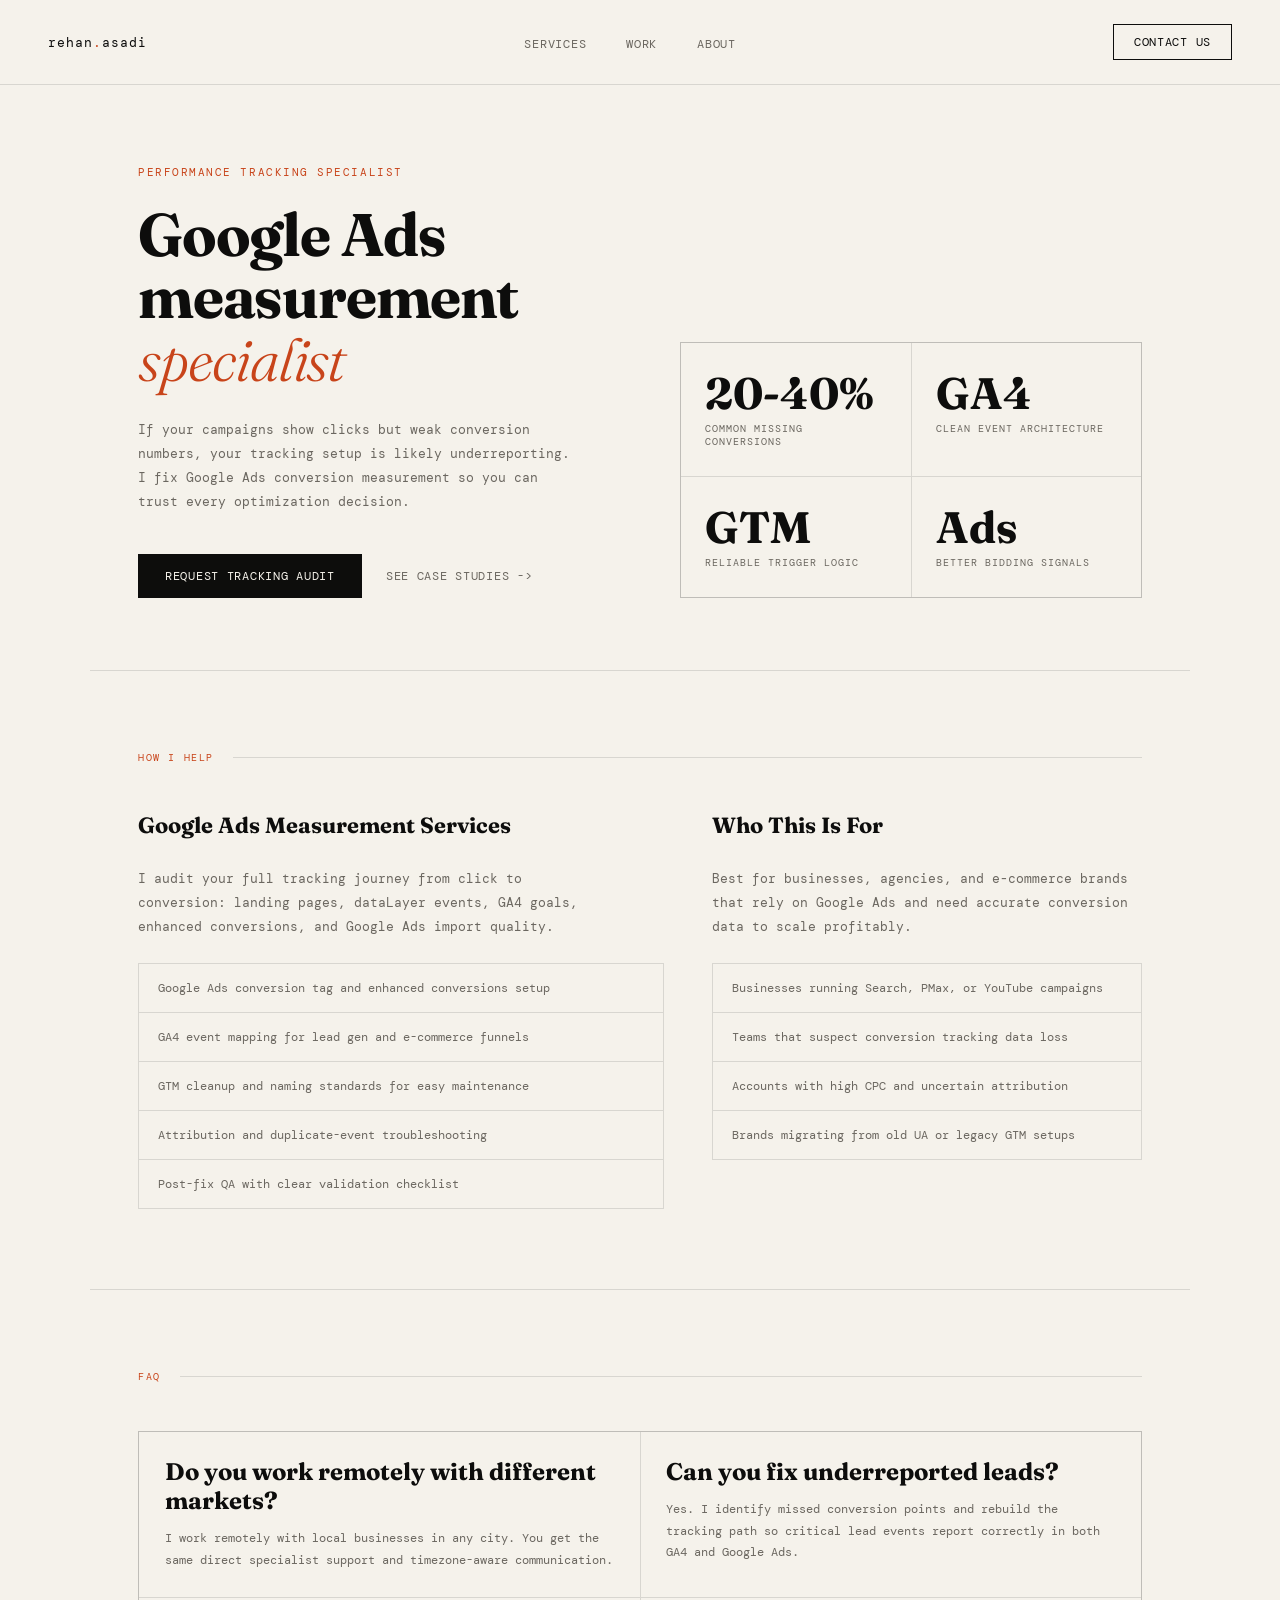
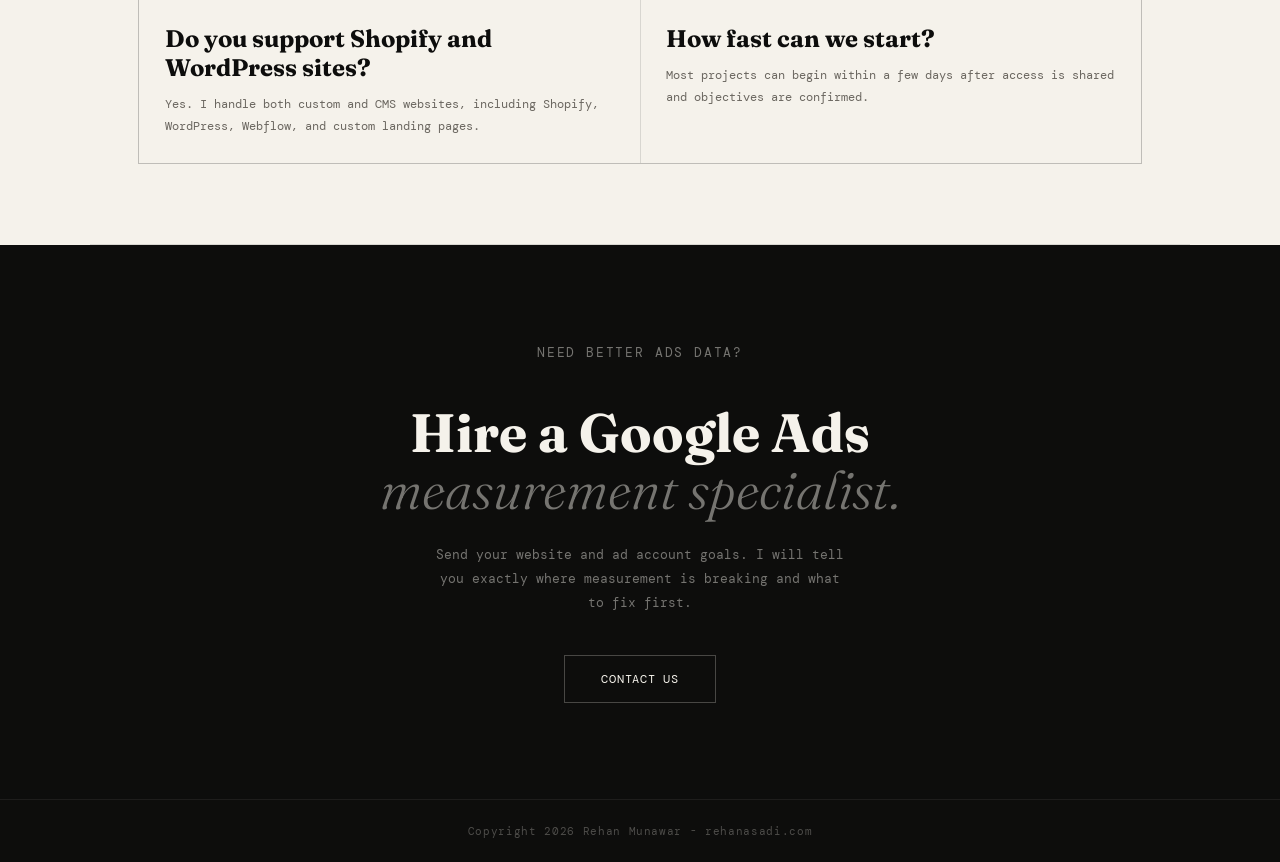
<file: locations/google-ads-measurement-expert-near-me.html>
<!DOCTYPE html>
<html lang="en">
<head>
  <!-- Google tag (gtag.js) -->
  <script async src="https://www.googletagmanager.com/gtag/js?id=G-E7CHCE0W9C"></script>
  <script>
    window.dataLayer = window.dataLayer || [];
    function gtag(){dataLayer.push(arguments);}
    gtag('js', new Date());

    gtag('config', 'G-E7CHCE0W9C');
  </script>

    <!-- Favicon -->
  <link rel="icon" type="image/svg+xml" href="/favicon.svg" />
  <link rel="icon" type="image/png" sizes="48x48" href="/favicon-48x48.png" />
  <link rel="icon" type="image/png" sizes="32x32" href="/favicon-32x32.png" />
  <link rel="icon" type="image/png" sizes="16x16" href="/favicon-16x16.png" />
  <link rel="shortcut icon" href="/favicon.ico" />
  <link rel="apple-touch-icon" sizes="180x180" href="/apple-touch-icon.png" />
  <link rel="manifest" href="/site.webmanifest" />

  <meta charset="UTF-8" />
  <meta name="viewport" content="width=device-width, initial-scale=1.0" />
  <title>Google Ads Measurement Specialist | Rehan Munawar</title>
  <meta name="description" content="I fix Google Ads conversion tracking, attribution gaps, and GA4 reporting to improve ad spend performance." />
  <link rel="canonical" href="https://rehanasadi.com/locations/google-ads-measurement-expert-near-me.html" />
  <meta property="og:title" content="Google Ads Measurement Specialist" />
  <meta property="og:description" content="Hire a Google Ads measurement specialist to recover missing conversions and clean up your attribution." />
  <meta property="og:type" content="website" />
  <meta property="og:url" content="https://rehanasadi.com/locations/google-ads-measurement-expert-near-me.html" />
  <link rel="preconnect" href="https://fonts.googleapis.com" />
  <link rel="preconnect" href="https://fonts.gstatic.com" crossorigin />
  <link href="https://fonts.googleapis.com/css2?family=DM+Mono:ital,wght@0,300;0,400;0,500;1,300&family=Fraunces:ital,opsz,wght@0,9..144,300;0,9..144,700;1,9..144,300&display=swap" rel="stylesheet" />
  <link rel="stylesheet" href="../assets/styles.css" />
</head>
<body>
  <nav>
    <a href="../index.html" class="nav-logo">rehan<span>.</span>asadi</a>
    <ul class="nav-links">
      <li><a href="../services.html">Services</a></li>
      <li><a href="../case-studies.html">Work</a></li>
      <li><a href="../about.html">About</a></li>
    </ul>
    <a href="../audit.html" class="nav-cta">Contact Us</a>
  </nav>

  <section class="hero">
    <div class="hero-left">
      <p class="hero-eyebrow">Performance Tracking Specialist</p>
      <h1 class="hero-headline">Google Ads<br />measurement<br /><em>specialist</em></h1>
      <p class="hero-sub">If your campaigns show clicks but weak conversion numbers, your tracking setup is likely underreporting. I fix Google Ads conversion measurement so you can trust every optimization decision.</p>
      <div class="hero-cta-row">
        <a href="mailto:rehancopywriting@gmail.com" class="btn-primary">Request tracking audit</a>
        <a href="../index.html#work" class="btn-ghost">See case studies -&gt;</a>
      </div>
    </div>
    <div class="hero-right">
      <div class="stat-grid">
        <div class="stat-cell"><div class="stat-num">20-40%</div><div class="stat-label">Common missing conversions</div></div>
        <div class="stat-cell"><div class="stat-num">GA4</div><div class="stat-label">Clean event architecture</div></div>
        <div class="stat-cell"><div class="stat-num">GTM</div><div class="stat-label">Reliable trigger logic</div></div>
        <div class="stat-cell"><div class="stat-num">Ads</div><div class="stat-label">Better bidding signals</div></div>
      </div>
    </div>
  </section>

  <section class="local-content" id="services">
    <div class="section-label">How I Help</div>
    <div class="local-grid">
      <div>
        <h2 class="svc-title">Google Ads Measurement Services</h2>
        <p class="hero-sub">I audit your full tracking journey from click to conversion: landing pages, dataLayer events, GA4 goals, enhanced conversions, and Google Ads import quality.</p>
        <ul class="local-list">
          <li>Google Ads conversion tag and enhanced conversions setup</li>
          <li>GA4 event mapping for lead gen and e-commerce funnels</li>
          <li>GTM cleanup and naming standards for easy maintenance</li>
          <li>Attribution and duplicate-event troubleshooting</li>
          <li>Post-fix QA with clear validation checklist</li>
        </ul>
      </div>
      <div>
        <h2 class="svc-title">Who This Is For</h2>
        <p class="hero-sub">Best for businesses, agencies, and e-commerce brands that rely on Google Ads and need accurate conversion data to scale profitably.</p>
        <ul class="local-list">
          <li>Businesses running Search, PMax, or YouTube campaigns</li>
          <li>Teams that suspect conversion tracking data loss</li>
          <li>Accounts with high CPC and uncertain attribution</li>
          <li>Brands migrating from old UA or legacy GTM setups</li>
        </ul>
      </div>
    </div>
  </section>

  <section class="faq" id="faq">
    <div class="section-label">FAQ</div>
    <div class="faq-grid">
      <article class="faq-item">
        <h3>Do you work remotely with different markets?</h3>
        <p>I work remotely with local businesses in any city. You get the same direct specialist support and timezone-aware communication.</p>
      </article>
      <article class="faq-item">
        <h3>Can you fix underreported leads?</h3>
        <p>Yes. I identify missed conversion points and rebuild the tracking path so critical lead events report correctly in both GA4 and Google Ads.</p>
      </article>
      <article class="faq-item">
        <h3>Do you support Shopify and WordPress sites?</h3>
        <p>Yes. I handle both custom and CMS websites, including Shopify, WordPress, Webflow, and custom landing pages.</p>
      </article>
      <article class="faq-item">
        <h3>How fast can we start?</h3>
        <p>Most projects can begin within a few days after access is shared and objectives are confirmed.</p>
      </article>
    </div>
  </section>

  <section class="cta-block">
    <p class="cta-eyebrow">Need Better Ads Data?</p>
    <h2>Hire a Google Ads<br /><em>measurement specialist.</em></h2>
    <p>Send your website and ad account goals. I will tell you exactly where measurement is breaking and what to fix first.</p>
    <a href="mailto:rehancopywriting@gmail.com" class="cta-email">Contact Us</a>
  </section>

  <footer>
    <p>Copyright 2026 Rehan Munawar - rehanasadi.com</p>
  </footer>
  <a class="whatsapp-float-cta" href="https://wa.me/13025603106?text=Hi%20Rehan%2C%20I%20want%20a%20free%20tracking%20audit." target="_blank" rel="noopener" aria-label="Chat on WhatsApp for a free tracking audit" title="Free Tracking Audit">
    <span class="wa-icon" aria-hidden="true"><svg viewBox="0 0 20 20"><path d="M13.601 2.326A7.854 7.854 0 0 0 6.546 14.8L6 16.8l2.048-.537a7.854 7.854 0 1 0 5.553-13.937zm4.423 11.36c-.186.523-.996.978-1.39 1.043-.36.058-.821.082-1.325-.08-.306-.099-.699-.229-1.206-.447-2.123-.918-3.509-3.061-3.616-3.205-.106-.143-.864-1.15-.864-2.194 0-1.044.548-1.558.743-1.77.194-.212.424-.266.566-.266.142 0 .283.001.407.007.131.006.306-.05.478.363.186.449.63 1.551.686 1.664.056.114.093.247.018.39-.074.143-.111.231-.222.354-.112.123-.236.274-.337.368-.112.111-.228.231-.099.453.13.223.576.949 1.235 1.537.848.757 1.563.991 1.785 1.102.223.111.353.093.484-.056.13-.149.557-.649.706-.871.149-.223.298-.186.502-.112.205.075 1.299.612 1.522.723.223.112.372.168.427.261.056.093.056.539-.13 1.062z"></path></svg></span>
    <span>Free Tracking Audit</span>
  </a>
  <script src="../assets/whatsapp-float.js"></script>
</body>
</html>
</file>
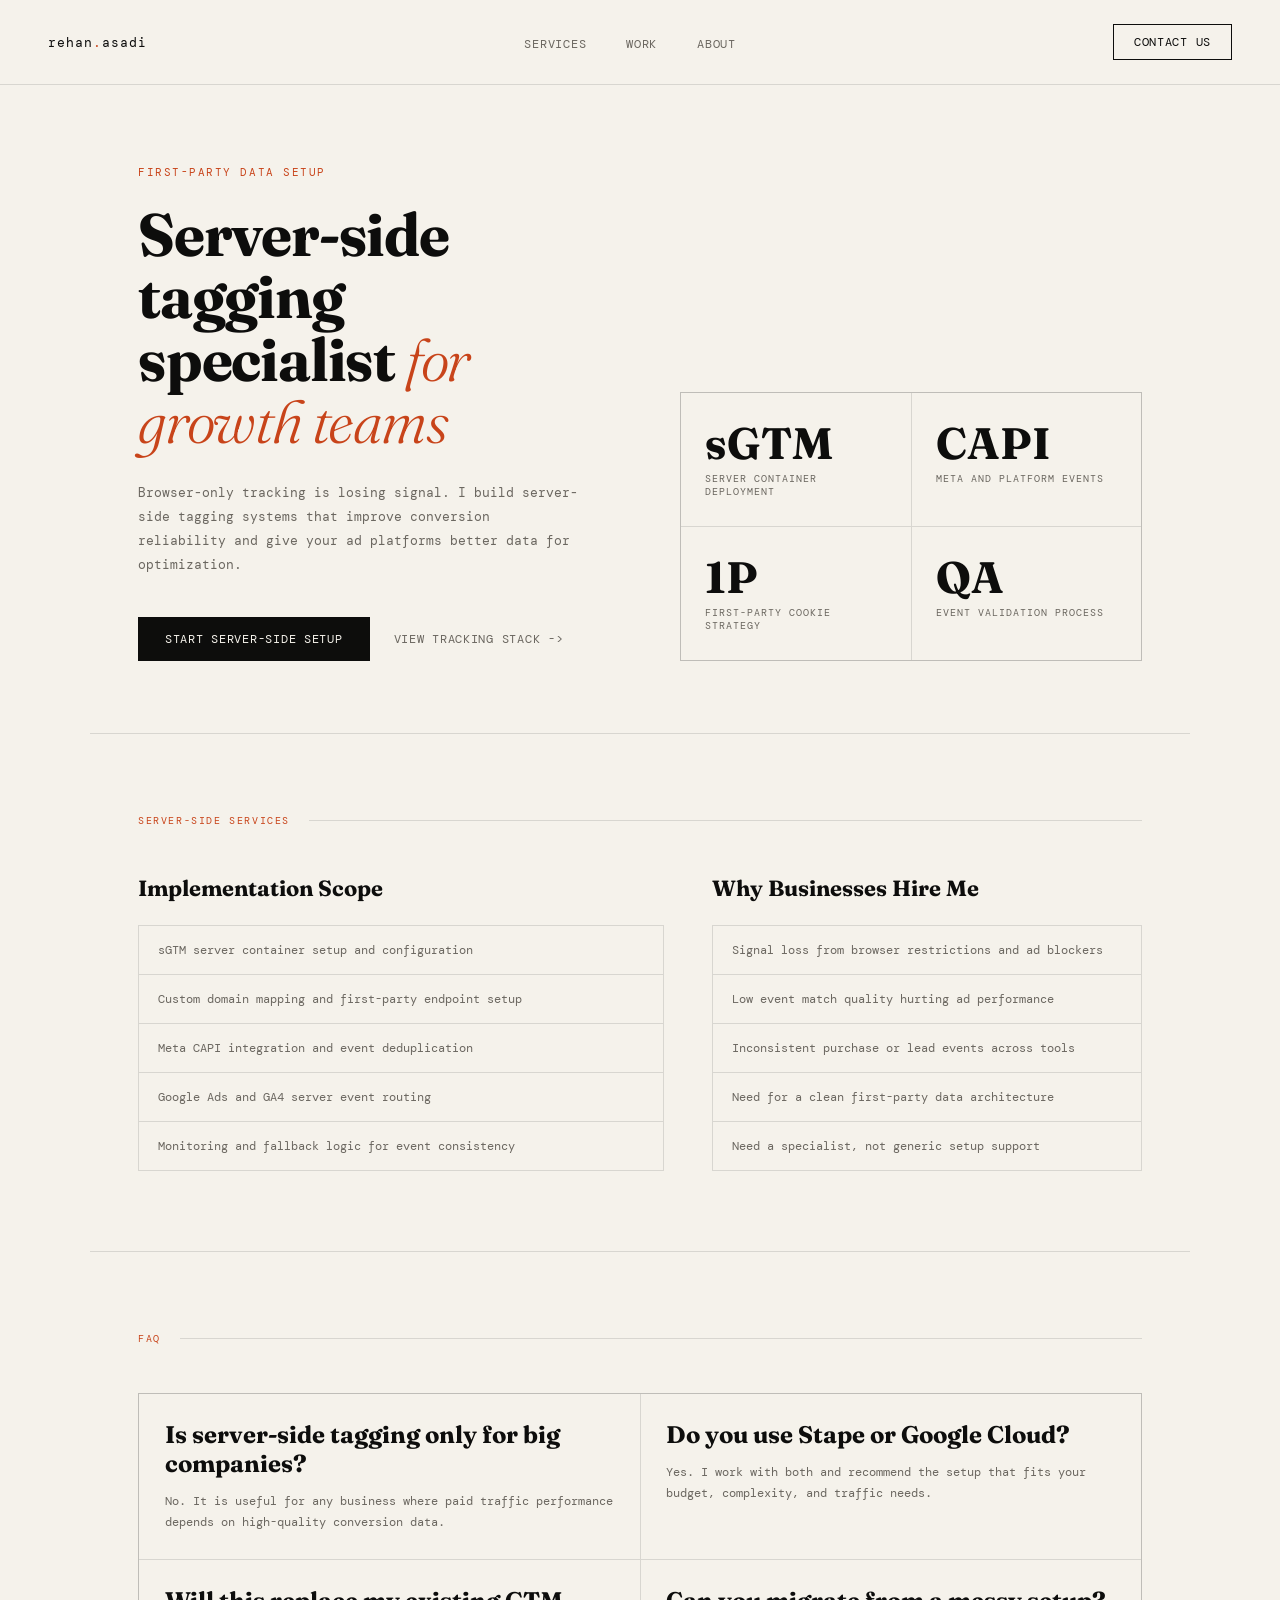
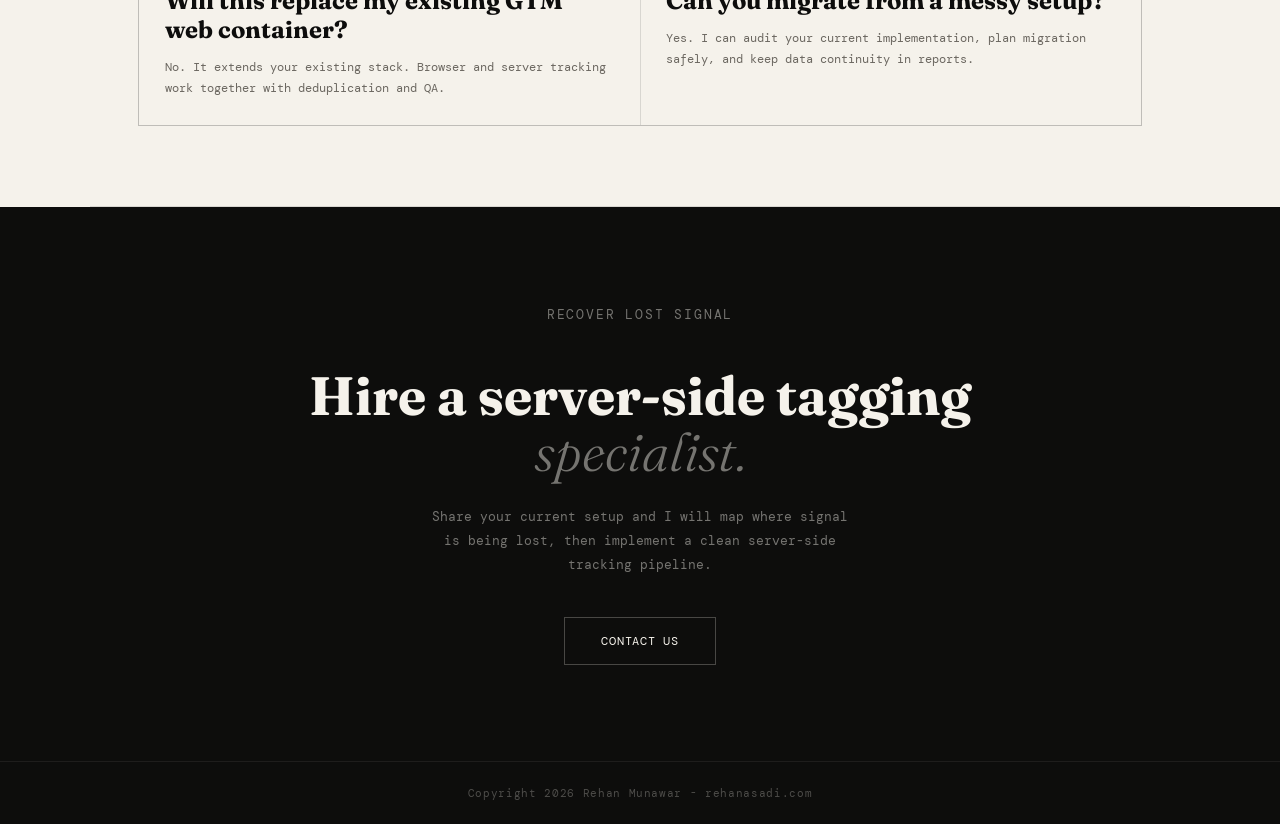
<file: locations/server-side-tagging-specialist-near-me.html>
<!DOCTYPE html>
<html lang="en">
<head>
  <!-- Google tag (gtag.js) -->
  <script async src="https://www.googletagmanager.com/gtag/js?id=G-E7CHCE0W9C"></script>
  <script>
    window.dataLayer = window.dataLayer || [];
    function gtag(){dataLayer.push(arguments);}
    gtag('js', new Date());

    gtag('config', 'G-E7CHCE0W9C');
  </script>

    <!-- Favicon -->
  <link rel="icon" type="image/svg+xml" href="/favicon.svg" />
  <link rel="icon" type="image/png" sizes="48x48" href="/favicon-48x48.png" />
  <link rel="icon" type="image/png" sizes="32x32" href="/favicon-32x32.png" />
  <link rel="icon" type="image/png" sizes="16x16" href="/favicon-16x16.png" />
  <link rel="shortcut icon" href="/favicon.ico" />
  <link rel="apple-touch-icon" sizes="180x180" href="/apple-touch-icon.png" />
  <link rel="manifest" href="/site.webmanifest" />

  <meta charset="UTF-8" />
  <meta name="viewport" content="width=device-width, initial-scale=1.0" />
  <title>Server-Side Tagging Specialist | sGTM Expert</title>
  <meta name="description" content="I implement sGTM, first-party data infrastructure, and Meta CAPI to improve conversion reliability." />
  <link rel="canonical" href="https://rehanasadi.com/locations/server-side-tagging-specialist-near-me.html" />
  <link rel="preconnect" href="https://fonts.googleapis.com" />
  <link rel="preconnect" href="https://fonts.gstatic.com" crossorigin />
  <link href="https://fonts.googleapis.com/css2?family=DM+Mono:ital,wght@0,300;0,400;0,500;1,300&family=Fraunces:ital,opsz,wght@0,9..144,300;0,9..144,700;1,9..144,300&display=swap" rel="stylesheet" />
  <link rel="stylesheet" href="../assets/styles.css" />
</head>
<body>
  <nav>
    <a href="../index.html" class="nav-logo">rehan<span>.</span>asadi</a>
    <ul class="nav-links">
      <li><a href="../services.html">Services</a></li>
      <li><a href="../case-studies.html">Work</a></li>
      <li><a href="../about.html">About</a></li>
    </ul>
    <a href="../audit.html" class="nav-cta">Contact Us</a>
  </nav>

  <section class="hero">
    <div class="hero-left">
      <p class="hero-eyebrow">First-Party Data Setup</p>
      <h1 class="hero-headline">Server-side tagging<br />specialist <em>for growth teams</em></h1>
      <p class="hero-sub">Browser-only tracking is losing signal. I build server-side tagging systems that improve conversion reliability and give your ad platforms better data for optimization.</p>
      <div class="hero-cta-row">
        <a href="mailto:rehancopywriting@gmail.com" class="btn-primary">Start server-side setup</a>
        <a href="../index.html#stack" class="btn-ghost">View tracking stack -&gt;</a>
      </div>
    </div>
    <div class="hero-right">
      <div class="stat-grid">
        <div class="stat-cell"><div class="stat-num">sGTM</div><div class="stat-label">Server container deployment</div></div>
        <div class="stat-cell"><div class="stat-num">CAPI</div><div class="stat-label">Meta and platform events</div></div>
        <div class="stat-cell"><div class="stat-num">1P</div><div class="stat-label">First-party cookie strategy</div></div>
        <div class="stat-cell"><div class="stat-num">QA</div><div class="stat-label">Event validation process</div></div>
      </div>
    </div>
  </section>

  <section class="local-content" id="services">
    <div class="section-label">Server-Side Services</div>
    <div class="local-grid">
      <div>
        <h2 class="svc-title">Implementation Scope</h2>
        <ul class="local-list">
          <li>sGTM server container setup and configuration</li>
          <li>Custom domain mapping and first-party endpoint setup</li>
          <li>Meta CAPI integration and event deduplication</li>
          <li>Google Ads and GA4 server event routing</li>
          <li>Monitoring and fallback logic for event consistency</li>
        </ul>
      </div>
      <div>
        <h2 class="svc-title">Why Businesses Hire Me</h2>
        <ul class="local-list">
          <li>Signal loss from browser restrictions and ad blockers</li>
          <li>Low event match quality hurting ad performance</li>
          <li>Inconsistent purchase or lead events across tools</li>
          <li>Need for a clean first-party data architecture</li>
          <li>Need a specialist, not generic setup support</li>
        </ul>
      </div>
    </div>
  </section>

  <section class="faq" id="faq">
    <div class="section-label">FAQ</div>
    <div class="faq-grid">
      <article class="faq-item">
        <h3>Is server-side tagging only for big companies?</h3>
        <p>No. It is useful for any business where paid traffic performance depends on high-quality conversion data.</p>
      </article>
      <article class="faq-item">
        <h3>Do you use Stape or Google Cloud?</h3>
        <p>Yes. I work with both and recommend the setup that fits your budget, complexity, and traffic needs.</p>
      </article>
      <article class="faq-item">
        <h3>Will this replace my existing GTM web container?</h3>
        <p>No. It extends your existing stack. Browser and server tracking work together with deduplication and QA.</p>
      </article>
      <article class="faq-item">
        <h3>Can you migrate from a messy setup?</h3>
        <p>Yes. I can audit your current implementation, plan migration safely, and keep data continuity in reports.</p>
      </article>
    </div>
  </section>

  <section class="cta-block">
    <p class="cta-eyebrow">Recover Lost Signal</p>
    <h2>Hire a server-side tagging<br /><em>specialist.</em></h2>
    <p>Share your current setup and I will map where signal is being lost, then implement a clean server-side tracking pipeline.</p>
    <a href="mailto:rehancopywriting@gmail.com" class="cta-email">Contact Us</a>
  </section>

  <footer>
    <p>Copyright 2026 Rehan Munawar - rehanasadi.com</p>
  </footer>
  <a class="whatsapp-float-cta" href="https://wa.me/13025603106?text=Hi%20Rehan%2C%20I%20want%20a%20free%20tracking%20audit." target="_blank" rel="noopener" aria-label="Chat on WhatsApp for a free tracking audit" title="Free Tracking Audit">
    <span class="wa-icon" aria-hidden="true"><svg viewBox="0 0 20 20"><path d="M13.601 2.326A7.854 7.854 0 0 0 6.546 14.8L6 16.8l2.048-.537a7.854 7.854 0 1 0 5.553-13.937zm4.423 11.36c-.186.523-.996.978-1.39 1.043-.36.058-.821.082-1.325-.08-.306-.099-.699-.229-1.206-.447-2.123-.918-3.509-3.061-3.616-3.205-.106-.143-.864-1.15-.864-2.194 0-1.044.548-1.558.743-1.77.194-.212.424-.266.566-.266.142 0 .283.001.407.007.131.006.306-.05.478.363.186.449.63 1.551.686 1.664.056.114.093.247.018.39-.074.143-.111.231-.222.354-.112.123-.236.274-.337.368-.112.111-.228.231-.099.453.13.223.576.949 1.235 1.537.848.757 1.563.991 1.785 1.102.223.111.353.093.484-.056.13-.149.557-.649.706-.871.149-.223.298-.186.502-.112.205.075 1.299.612 1.522.723.223.112.372.168.427.261.056.093.056.539-.13 1.062z"></path></svg></span>
    <span>Free Tracking Audit</span>
  </a>
  <script src="../assets/whatsapp-float.js"></script>
</body>
</html>
</file>
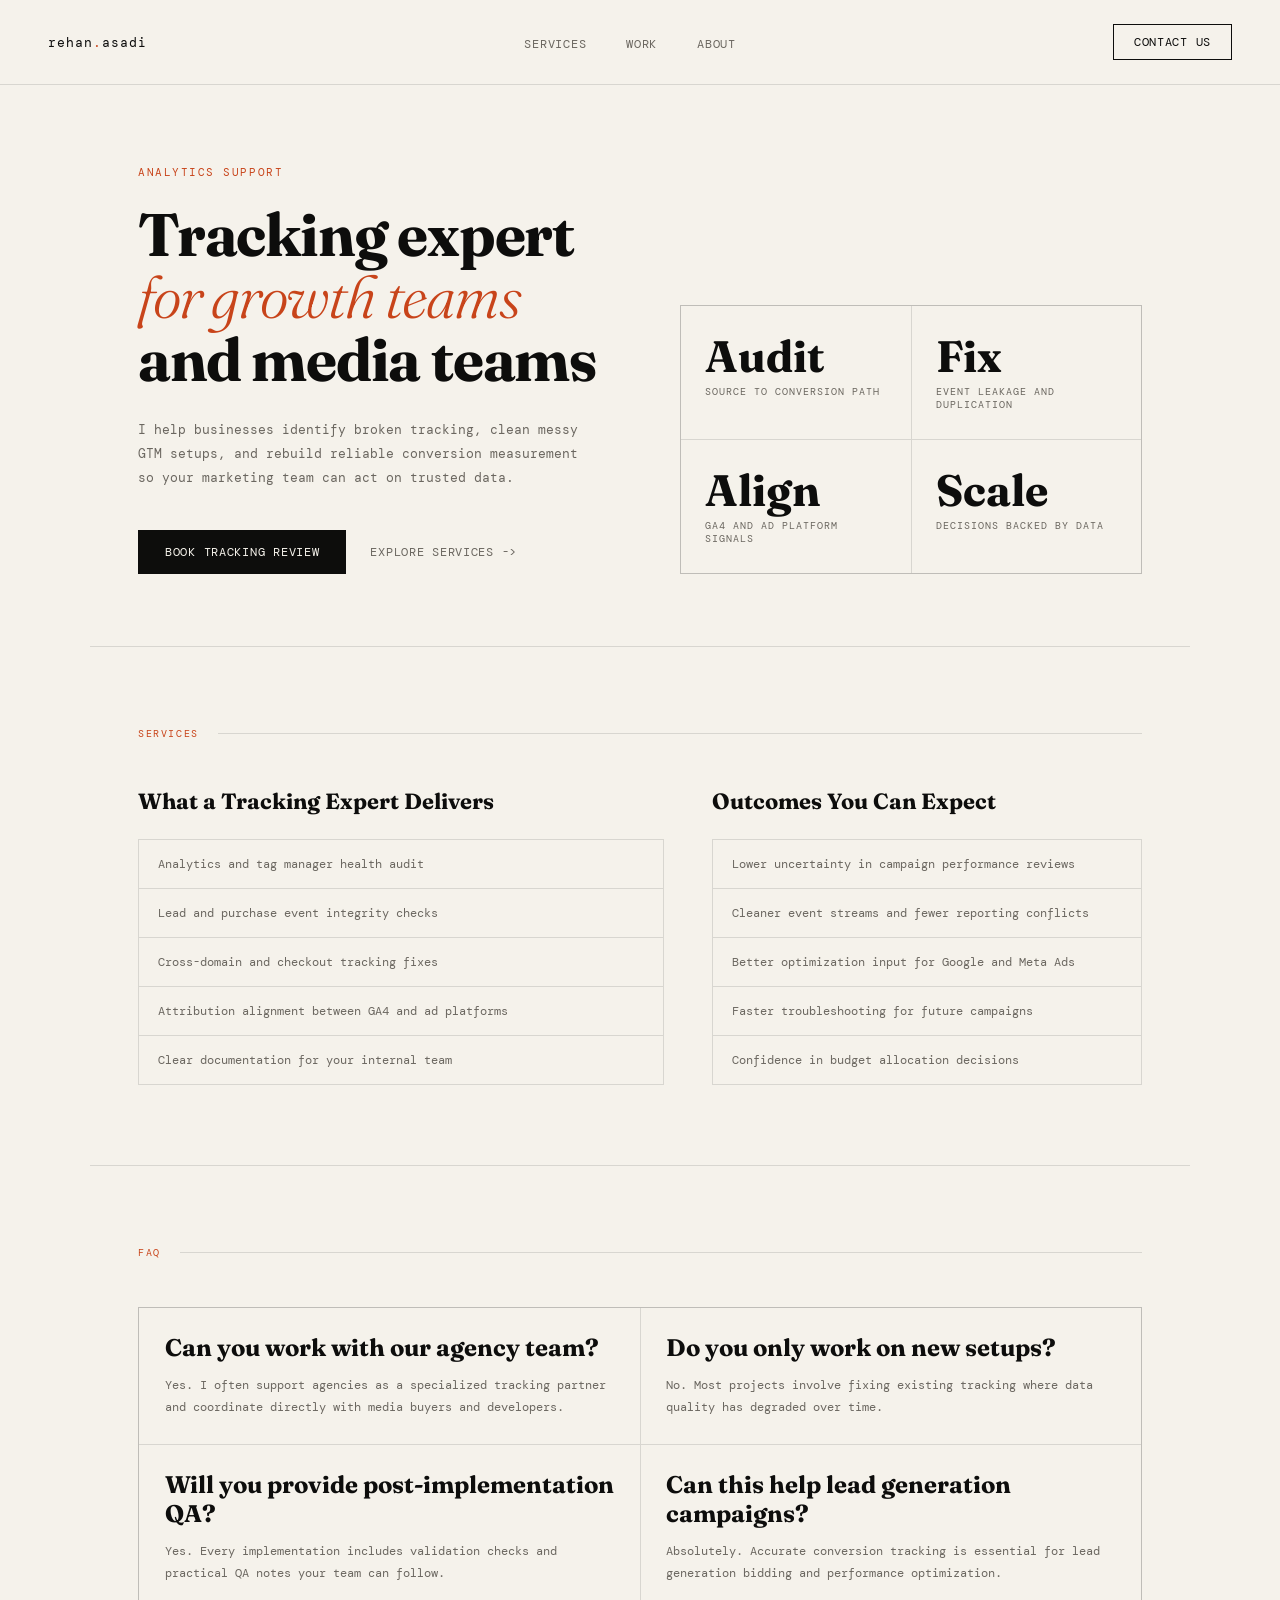
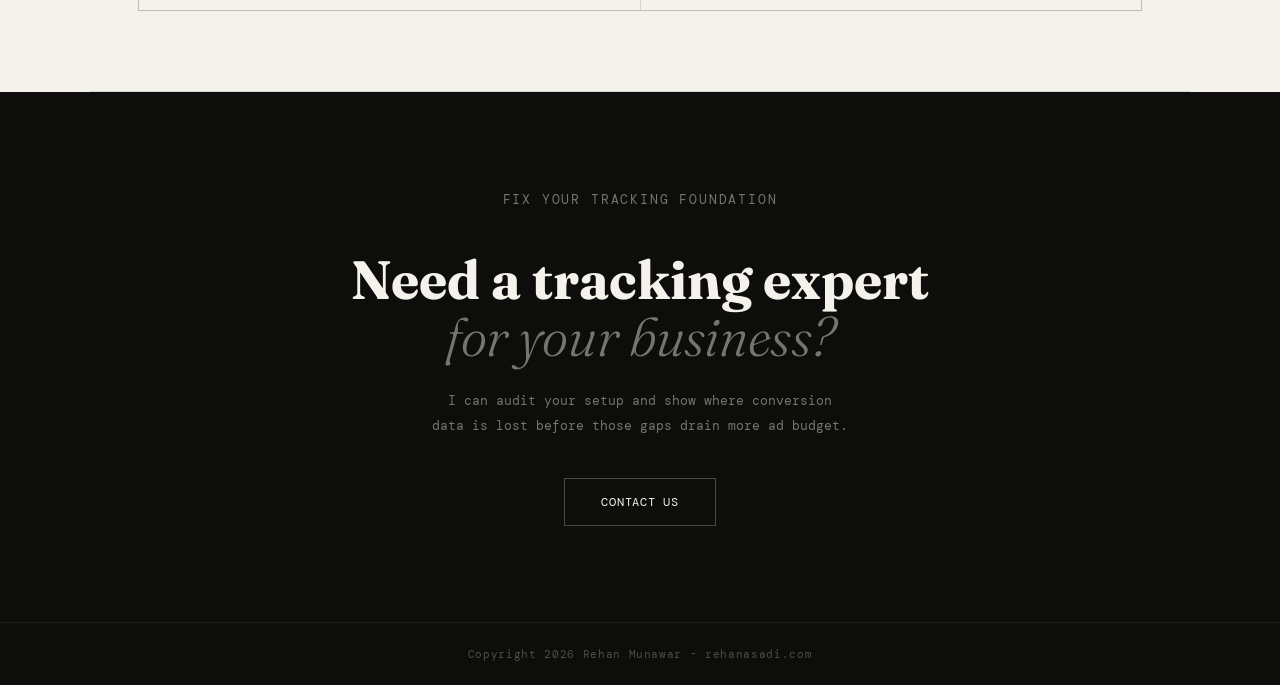
<file: locations/tracking-expert-near-me.html>
<!DOCTYPE html>
<html lang="en">
<head>
  <!-- Google tag (gtag.js) -->
  <script async src="https://www.googletagmanager.com/gtag/js?id=G-E7CHCE0W9C"></script>
  <script>
    window.dataLayer = window.dataLayer || [];
    function gtag(){dataLayer.push(arguments);}
    gtag('js', new Date());

    gtag('config', 'G-E7CHCE0W9C');
  </script>

    <!-- Favicon -->
  <link rel="icon" type="image/svg+xml" href="/favicon.svg" />
  <link rel="icon" type="image/png" sizes="48x48" href="/favicon-48x48.png" />
  <link rel="icon" type="image/png" sizes="32x32" href="/favicon-32x32.png" />
  <link rel="icon" type="image/png" sizes="16x16" href="/favicon-16x16.png" />
  <link rel="shortcut icon" href="/favicon.ico" />
  <link rel="apple-touch-icon" sizes="180x180" href="/apple-touch-icon.png" />
  <link rel="manifest" href="/site.webmanifest" />

  <meta charset="UTF-8" />
  <meta name="viewport" content="width=device-width, initial-scale=1.0" />
  <title>Tracking Expert | GA4 and GTM Specialist</title>
  <meta name="description" content="I fix event tracking, tag management, funnel attribution, and conversion gaps across GA4, GTM, and ad platforms." />
  <link rel="canonical" href="https://rehanasadi.com/locations/tracking-expert-near-me.html" />
  <link rel="preconnect" href="https://fonts.googleapis.com" />
  <link rel="preconnect" href="https://fonts.gstatic.com" crossorigin />
  <link href="https://fonts.googleapis.com/css2?family=DM+Mono:ital,wght@0,300;0,400;0,500;1,300&family=Fraunces:ital,opsz,wght@0,9..144,300;0,9..144,700;1,9..144,300&display=swap" rel="stylesheet" />
  <link rel="stylesheet" href="../assets/styles.css" />
</head>
<body>
  <nav>
    <a href="../index.html" class="nav-logo">rehan<span>.</span>asadi</a>
    <ul class="nav-links">
      <li><a href="../services.html">Services</a></li>
      <li><a href="../case-studies.html">Work</a></li>
      <li><a href="../about.html">About</a></li>
    </ul>
    <a href="../audit.html" class="nav-cta">Contact Us</a>
  </nav>

  <section class="hero">
    <div class="hero-left">
      <p class="hero-eyebrow">Analytics Support</p>
      <h1 class="hero-headline">Tracking expert<br /><em>for growth teams</em><br />and media teams</h1>
      <p class="hero-sub">I help businesses identify broken tracking, clean messy GTM setups, and rebuild reliable conversion measurement so your marketing team can act on trusted data.</p>
      <div class="hero-cta-row">
        <a href="mailto:rehancopywriting@gmail.com" class="btn-primary">Book tracking review</a>
        <a href="../index.html#services" class="btn-ghost">Explore services -&gt;</a>
      </div>
    </div>
    <div class="hero-right">
      <div class="stat-grid">
        <div class="stat-cell"><div class="stat-num">Audit</div><div class="stat-label">Source to conversion path</div></div>
        <div class="stat-cell"><div class="stat-num">Fix</div><div class="stat-label">Event leakage and duplication</div></div>
        <div class="stat-cell"><div class="stat-num">Align</div><div class="stat-label">GA4 and ad platform signals</div></div>
        <div class="stat-cell"><div class="stat-num">Scale</div><div class="stat-label">Decisions backed by data</div></div>
      </div>
    </div>
  </section>

  <section class="local-content" id="services">
    <div class="section-label">Services</div>
    <div class="local-grid">
      <div>
        <h2 class="svc-title">What a Tracking Expert Delivers</h2>
        <ul class="local-list">
          <li>Analytics and tag manager health audit</li>
          <li>Lead and purchase event integrity checks</li>
          <li>Cross-domain and checkout tracking fixes</li>
          <li>Attribution alignment between GA4 and ad platforms</li>
          <li>Clear documentation for your internal team</li>
        </ul>
      </div>
      <div>
        <h2 class="svc-title">Outcomes You Can Expect</h2>
        <ul class="local-list">
          <li>Lower uncertainty in campaign performance reviews</li>
          <li>Cleaner event streams and fewer reporting conflicts</li>
          <li>Better optimization input for Google and Meta Ads</li>
          <li>Faster troubleshooting for future campaigns</li>
          <li>Confidence in budget allocation decisions</li>
        </ul>
      </div>
    </div>
  </section>

  <section class="faq" id="faq">
    <div class="section-label">FAQ</div>
    <div class="faq-grid">
      <article class="faq-item">
        <h3>Can you work with our agency team?</h3>
        <p>Yes. I often support agencies as a specialized tracking partner and coordinate directly with media buyers and developers.</p>
      </article>
      <article class="faq-item">
        <h3>Do you only work on new setups?</h3>
        <p>No. Most projects involve fixing existing tracking where data quality has degraded over time.</p>
      </article>
      <article class="faq-item">
        <h3>Will you provide post-implementation QA?</h3>
        <p>Yes. Every implementation includes validation checks and practical QA notes your team can follow.</p>
      </article>
      <article class="faq-item">
        <h3>Can this help lead generation campaigns?</h3>
        <p>Absolutely. Accurate conversion tracking is essential for lead generation bidding and performance optimization.</p>
      </article>
    </div>
  </section>

  <section class="cta-block">
    <p class="cta-eyebrow">Fix Your Tracking Foundation</p>
    <h2>Need a tracking expert<br /><em>for your business?</em></h2>
    <p>I can audit your setup and show where conversion data is lost before those gaps drain more ad budget.</p>
    <a href="mailto:rehancopywriting@gmail.com" class="cta-email">Contact Us</a>
  </section>

  <footer>
    <p>Copyright 2026 Rehan Munawar - rehanasadi.com</p>
  </footer>
  <a class="whatsapp-float-cta" href="https://wa.me/13025603106?text=Hi%20Rehan%2C%20I%20want%20a%20free%20tracking%20audit." target="_blank" rel="noopener" aria-label="Chat on WhatsApp for a free tracking audit" title="Free Tracking Audit">
    <span class="wa-icon" aria-hidden="true"><svg viewBox="0 0 20 20"><path d="M13.601 2.326A7.854 7.854 0 0 0 6.546 14.8L6 16.8l2.048-.537a7.854 7.854 0 1 0 5.553-13.937zm4.423 11.36c-.186.523-.996.978-1.39 1.043-.36.058-.821.082-1.325-.08-.306-.099-.699-.229-1.206-.447-2.123-.918-3.509-3.061-3.616-3.205-.106-.143-.864-1.15-.864-2.194 0-1.044.548-1.558.743-1.77.194-.212.424-.266.566-.266.142 0 .283.001.407.007.131.006.306-.05.478.363.186.449.63 1.551.686 1.664.056.114.093.247.018.39-.074.143-.111.231-.222.354-.112.123-.236.274-.337.368-.112.111-.228.231-.099.453.13.223.576.949 1.235 1.537.848.757 1.563.991 1.785 1.102.223.111.353.093.484-.056.13-.149.557-.649.706-.871.149-.223.298-.186.502-.112.205.075 1.299.612 1.522.723.223.112.372.168.427.261.056.093.056.539-.13 1.062z"></path></svg></span>
    <span>Free Tracking Audit</span>
  </a>
  <script src="../assets/whatsapp-float.js"></script>
</body>
</html>
</file>
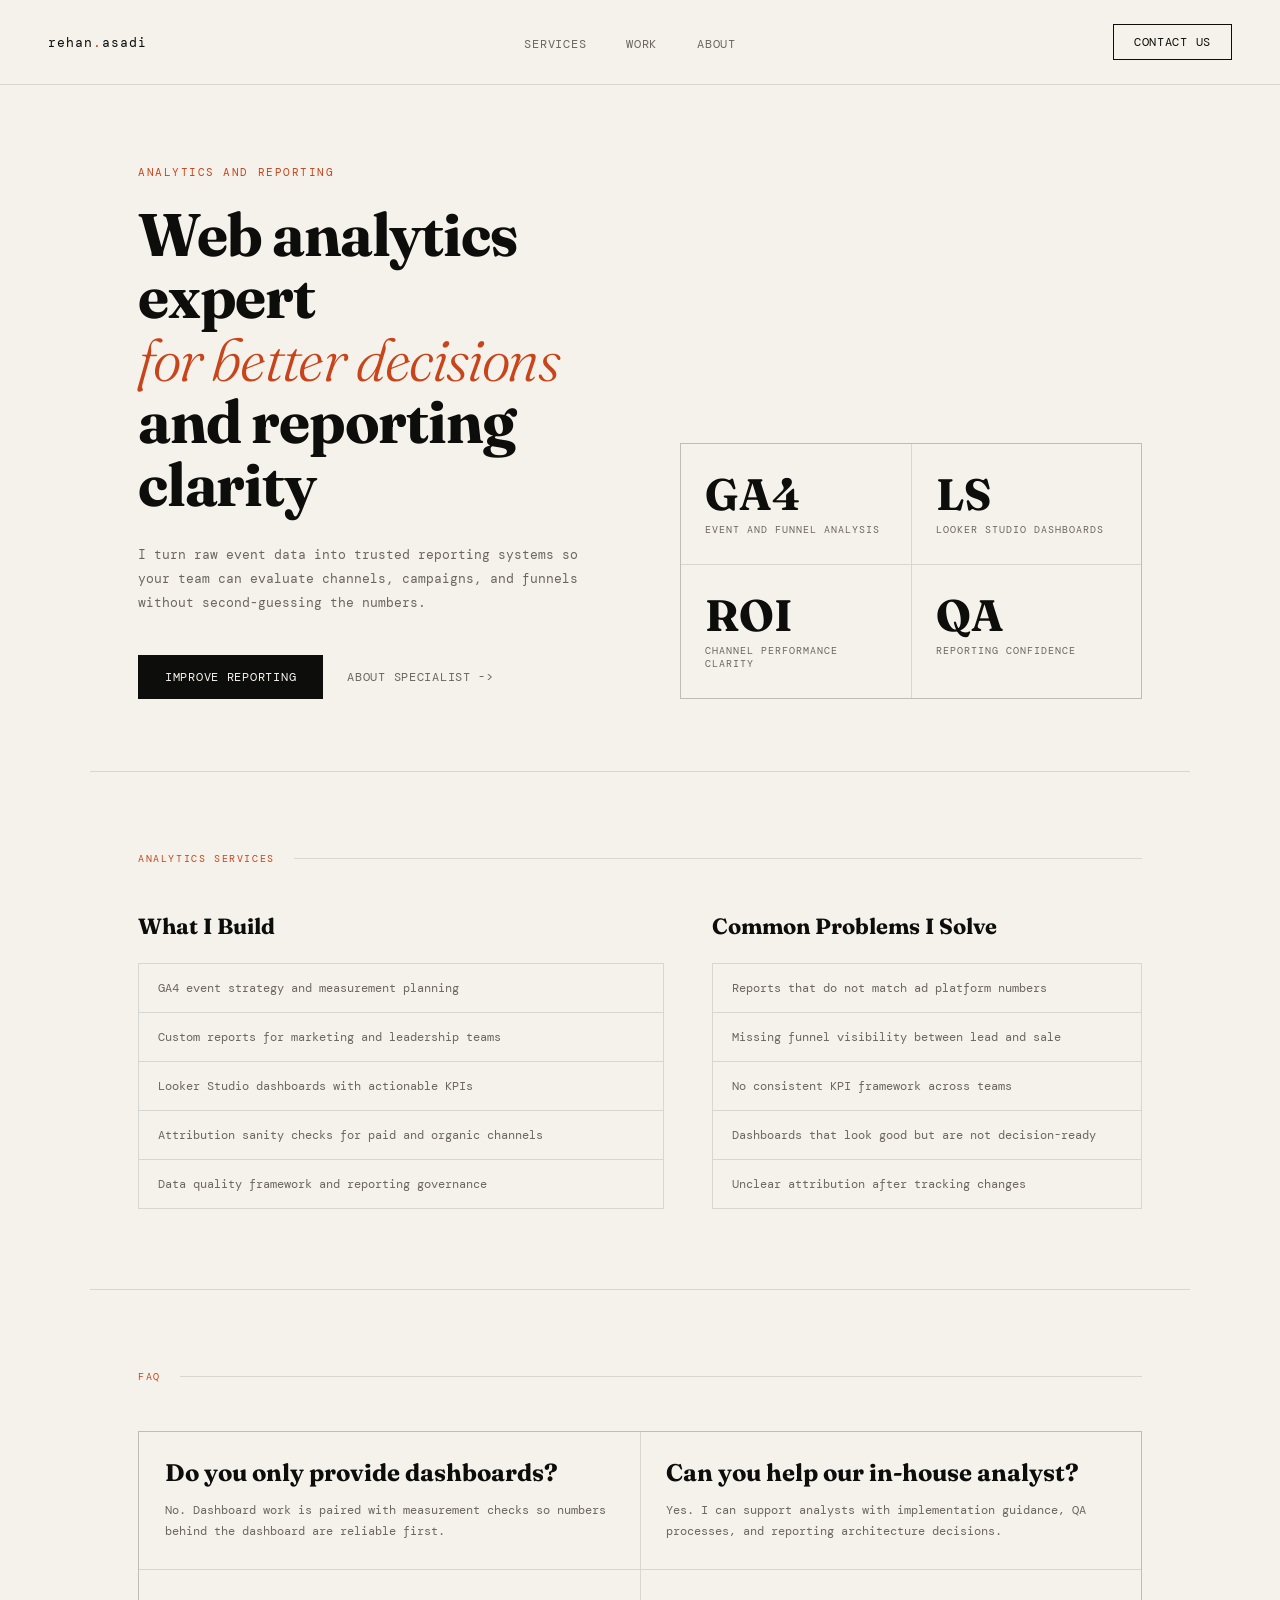
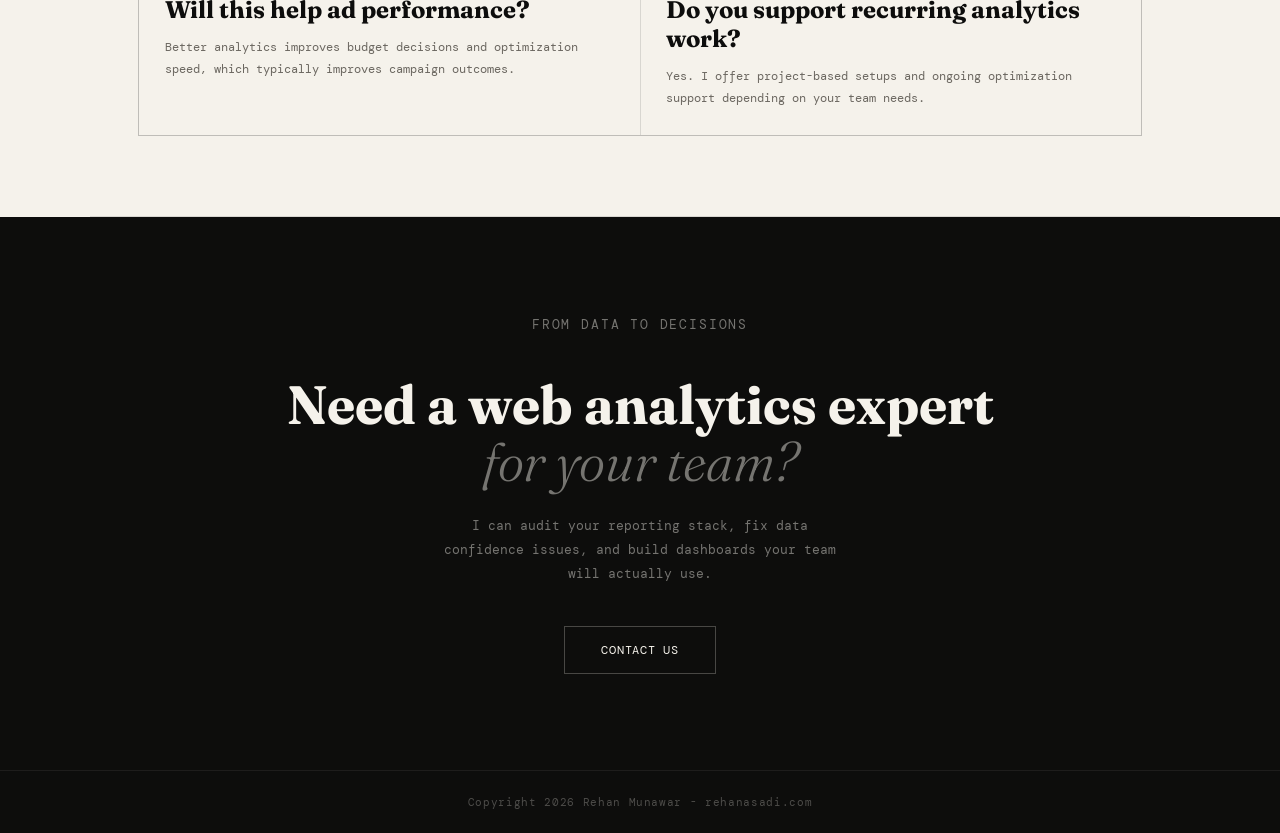
<file: locations/web-analytics-expert-near-me.html>
<!DOCTYPE html>
<html lang="en">
<head>
  <!-- Google tag (gtag.js) -->
  <script async src="https://www.googletagmanager.com/gtag/js?id=G-E7CHCE0W9C"></script>
  <script>
    window.dataLayer = window.dataLayer || [];
    function gtag(){dataLayer.push(arguments);}
    gtag('js', new Date());

    gtag('config', 'G-E7CHCE0W9C');
  </script>

    <!-- Favicon -->
  <link rel="icon" type="image/svg+xml" href="/favicon.svg" />
  <link rel="icon" type="image/png" sizes="48x48" href="/favicon-48x48.png" />
  <link rel="icon" type="image/png" sizes="32x32" href="/favicon-32x32.png" />
  <link rel="icon" type="image/png" sizes="16x16" href="/favicon-16x16.png" />
  <link rel="shortcut icon" href="/favicon.ico" />
  <link rel="apple-touch-icon" sizes="180x180" href="/apple-touch-icon.png" />
  <link rel="manifest" href="/site.webmanifest" />

  <meta charset="UTF-8" />
  <meta name="viewport" content="width=device-width, initial-scale=1.0" />
  <title>Web Analytics Expert | GA4 Reporting Specialist</title>
  <meta name="description" content="I build reliable GA4 reporting, conversion dashboards, and attribution frameworks for growth-focused teams." />
  <link rel="canonical" href="https://rehanasadi.com/locations/web-analytics-expert-near-me.html" />
  <link rel="preconnect" href="https://fonts.googleapis.com" />
  <link rel="preconnect" href="https://fonts.gstatic.com" crossorigin />
  <link href="https://fonts.googleapis.com/css2?family=DM+Mono:ital,wght@0,300;0,400;0,500;1,300&family=Fraunces:ital,opsz,wght@0,9..144,300;0,9..144,700;1,9..144,300&display=swap" rel="stylesheet" />
  <link rel="stylesheet" href="../assets/styles.css" />
</head>
<body>
  <nav>
    <a href="../index.html" class="nav-logo">rehan<span>.</span>asadi</a>
    <ul class="nav-links">
      <li><a href="../services.html">Services</a></li>
      <li><a href="../case-studies.html">Work</a></li>
      <li><a href="../about.html">About</a></li>
    </ul>
    <a href="../audit.html" class="nav-cta">Contact Us</a>
  </nav>

  <section class="hero">
    <div class="hero-left">
      <p class="hero-eyebrow">Analytics and Reporting</p>
      <h1 class="hero-headline">Web analytics expert<br /><em>for better decisions</em><br />and reporting clarity</h1>
      <p class="hero-sub">I turn raw event data into trusted reporting systems so your team can evaluate channels, campaigns, and funnels without second-guessing the numbers.</p>
      <div class="hero-cta-row">
        <a href="mailto:rehancopywriting@gmail.com" class="btn-primary">Improve reporting</a>
        <a href="../index.html#about" class="btn-ghost">About specialist -&gt;</a>
      </div>
    </div>
    <div class="hero-right">
      <div class="stat-grid">
        <div class="stat-cell"><div class="stat-num">GA4</div><div class="stat-label">Event and funnel analysis</div></div>
        <div class="stat-cell"><div class="stat-num">LS</div><div class="stat-label">Looker Studio dashboards</div></div>
        <div class="stat-cell"><div class="stat-num">ROI</div><div class="stat-label">Channel performance clarity</div></div>
        <div class="stat-cell"><div class="stat-num">QA</div><div class="stat-label">Reporting confidence</div></div>
      </div>
    </div>
  </section>

  <section class="local-content" id="services">
    <div class="section-label">Analytics Services</div>
    <div class="local-grid">
      <div>
        <h2 class="svc-title">What I Build</h2>
        <ul class="local-list">
          <li>GA4 event strategy and measurement planning</li>
          <li>Custom reports for marketing and leadership teams</li>
          <li>Looker Studio dashboards with actionable KPIs</li>
          <li>Attribution sanity checks for paid and organic channels</li>
          <li>Data quality framework and reporting governance</li>
        </ul>
      </div>
      <div>
        <h2 class="svc-title">Common Problems I Solve</h2>
        <ul class="local-list">
          <li>Reports that do not match ad platform numbers</li>
          <li>Missing funnel visibility between lead and sale</li>
          <li>No consistent KPI framework across teams</li>
          <li>Dashboards that look good but are not decision-ready</li>
          <li>Unclear attribution after tracking changes</li>
        </ul>
      </div>
    </div>
  </section>

  <section class="faq" id="faq">
    <div class="section-label">FAQ</div>
    <div class="faq-grid">
      <article class="faq-item">
        <h3>Do you only provide dashboards?</h3>
        <p>No. Dashboard work is paired with measurement checks so numbers behind the dashboard are reliable first.</p>
      </article>
      <article class="faq-item">
        <h3>Can you help our in-house analyst?</h3>
        <p>Yes. I can support analysts with implementation guidance, QA processes, and reporting architecture decisions.</p>
      </article>
      <article class="faq-item">
        <h3>Will this help ad performance?</h3>
        <p>Better analytics improves budget decisions and optimization speed, which typically improves campaign outcomes.</p>
      </article>
      <article class="faq-item">
        <h3>Do you support recurring analytics work?</h3>
        <p>Yes. I offer project-based setups and ongoing optimization support depending on your team needs.</p>
      </article>
    </div>
  </section>

  <section class="cta-block">
    <p class="cta-eyebrow">From Data to Decisions</p>
    <h2>Need a web analytics expert<br /><em>for your team?</em></h2>
    <p>I can audit your reporting stack, fix data confidence issues, and build dashboards your team will actually use.</p>
    <a href="mailto:rehancopywriting@gmail.com" class="cta-email">Contact Us</a>
  </section>

  <footer>
    <p>Copyright 2026 Rehan Munawar - rehanasadi.com</p>
  </footer>
  <a class="whatsapp-float-cta" href="https://wa.me/13025603106?text=Hi%20Rehan%2C%20I%20want%20a%20free%20tracking%20audit." target="_blank" rel="noopener" aria-label="Chat on WhatsApp for a free tracking audit" title="Free Tracking Audit">
    <span class="wa-icon" aria-hidden="true"><svg viewBox="0 0 20 20"><path d="M13.601 2.326A7.854 7.854 0 0 0 6.546 14.8L6 16.8l2.048-.537a7.854 7.854 0 1 0 5.553-13.937zm4.423 11.36c-.186.523-.996.978-1.39 1.043-.36.058-.821.082-1.325-.08-.306-.099-.699-.229-1.206-.447-2.123-.918-3.509-3.061-3.616-3.205-.106-.143-.864-1.15-.864-2.194 0-1.044.548-1.558.743-1.77.194-.212.424-.266.566-.266.142 0 .283.001.407.007.131.006.306-.05.478.363.186.449.63 1.551.686 1.664.056.114.093.247.018.39-.074.143-.111.231-.222.354-.112.123-.236.274-.337.368-.112.111-.228.231-.099.453.13.223.576.949 1.235 1.537.848.757 1.563.991 1.785 1.102.223.111.353.093.484-.056.13-.149.557-.649.706-.871.149-.223.298-.186.502-.112.205.075 1.299.612 1.522.723.223.112.372.168.427.261.056.093.056.539-.13 1.062z"></path></svg></span>
    <span>Free Tracking Audit</span>
  </a>
  <script src="../assets/whatsapp-float.js"></script>
</body>
</html>
</file>
<file: assets/design-system.css>
/* ==========================================================================
   REHAN ASADI DESIGN SYSTEM
   Modern, conversion-focused, minimalist design system for rehanasadi.com
   ========================================================================== */

@import url('https://fonts.googleapis.com/css2?family=Plus+Jakarta+Sans:wght@400;500;600;700;800&family=DM+Mono:ital,wght@0,400;0,500;1,400&family=Caveat:wght@500;600&display=swap');

:root {
  /* Surface & Backgrounds */
  --ds-bg: #FFFFFF;
  --ds-surface: #FFFFFF;
  --ds-surface-subtle: #F8FAFC;
  --ds-surface-muted: #F1F5F9;
  --ds-surface-dark: #0F172A;
  --ds-surface-card: #FFFFFF;
  --ds-surface-green-tint: #F2F8F5;

  /* Borders */
  --ds-border: #E5E7EB;
  --ds-border-subtle: #F3F4F6;
  --ds-border-strong: #CBD5E1;
  --ds-border-green: #D1E7DD;

  /* Typography / Text Colors */
  --ds-text: #0F172A;
  --ds-text-secondary: #475569;
  --ds-text-muted: #64748B;
  --ds-text-light: #94A3B8;
  --ds-text-inverse: #FFFFFF;

  /* Accent Color (Forest / Emerald Green) */
  --ds-accent: #155E49;
  --ds-accent-hover: #0F4736;
  --ds-accent-light: #EBF7F2;
  --ds-accent-border: #A7F3D0;
  --ds-accent-text: #0F5132;
  --ds-accent-tint: rgba(21, 94, 73, 0.08);

  /* Functional Status */
  --ds-success: #16A34A;
  --ds-success-bg: #DCFCE7;
  --ds-success-text: #15803D;

  /* Typography Families */
  --ds-font-sans: 'Plus Jakarta Sans', -apple-system, BlinkMacSystemFont, 'Segoe UI', Roboto, Helvetica, Arial, sans-serif;
  --ds-font-mono: 'DM Mono', ui-monospace, SFMono-Regular, Menlo, Monaco, Consolas, monospace;
  --ds-font-script: 'Caveat', cursive, sans-serif;

  /* Typography Scale */
  --ds-text-xs: 0.75rem;     /* 12px */
  --ds-text-sm: 0.875rem;    /* 14px */
  --ds-text-base: 1rem;      /* 16px */
  --ds-text-lg: 1.125rem;    /* 18px */
  --ds-text-xl: 1.25rem;     /* 20px */
  --ds-text-2xl: 1.5rem;     /* 24px */
  --ds-text-3xl: 1.875rem;   /* 30px */
  --ds-text-4xl: 2.25rem;    /* 36px */
  --ds-text-5xl: 3rem;       /* 48px */
  --ds-text-6xl: 3.75rem;    /* 60px */

  /* Border Radii */
  --ds-radius-xs: 4px;
  --ds-radius-sm: 8px;
  --ds-radius-md: 12px;
  --ds-radius-lg: 16px;
  --ds-radius-xl: 20px;
  --ds-radius-full: 9999px;

  /* Shadows */
  --ds-shadow-sm: 0 1px 2px 0 rgba(16, 24, 40, 0.04);
  --ds-shadow-card: 0 1px 3px 0 rgba(16, 24, 40, 0.06), 0 1px 2px -1px rgba(16, 24, 40, 0.04);
  --ds-shadow-md: 0 4px 8px -2px rgba(16, 24, 40, 0.06), 0 2px 4px -2px rgba(16, 24, 40, 0.03);
  --ds-shadow-hover: 0 12px 24px -4px rgba(16, 24, 40, 0.08), 0 4px 6px -2px rgba(16, 24, 40, 0.03);
  --ds-shadow-lg: 0 20px 30px -6px rgba(16, 24, 40, 0.1), 0 8px 10px -4px rgba(16, 24, 40, 0.04);

  /* Layout & Widths */
  --ds-max-width: 1200px;
  --ds-container-px: 1.5rem;
  --ds-section-py: 5rem;
  --ds-section-py-sm: 3.5rem;
}

/* ==========================================================================
   CSS RESET & CORE DEFAULTS
   ========================================================================== */

*, *::before, *::after {
  box-sizing: border-box;
  margin: 0;
  padding: 0;
}

html {
  scroll-behavior: smooth;
  -webkit-text-size-adjust: 100%;
}

body {
  background-color: var(--ds-bg);
  color: var(--ds-text);
  font-family: var(--ds-font-sans);
  font-size: var(--ds-text-base);
  line-height: 1.6;
  -webkit-font-smoothing: antialiased;
  -moz-osx-font-smoothing: grayscale;
  overflow-x: hidden;
}

img, svg, picture {
  display: block;
  max-width: 100%;
}

a {
  color: inherit;
  text-decoration: none;
  transition: color 0.15s ease;
}

button {
  font-family: inherit;
  border: none;
  background: none;
  cursor: pointer;
}

/* ==========================================================================
   CONTAINER & SECTION LAYOUT
   ========================================================================== */

.ds-container {
  width: 100%;
  max-width: var(--ds-max-width);
  margin-left: auto;
  margin-right: auto;
  padding-left: var(--ds-container-px);
  padding-right: var(--ds-container-px);
}

.ds-section {
  padding-top: var(--ds-section-py);
  padding-bottom: var(--ds-section-py);
  position: relative;
}

.ds-section-subtle {
  background-color: var(--ds-surface-subtle);
  border-top: 1px solid var(--ds-border-subtle);
  border-bottom: 1px solid var(--ds-border-subtle);
}

.ds-section-border {
  border-bottom: 1px solid var(--ds-border);
}

/* Section Header Structure */
.ds-section-header {
  margin-bottom: 3rem;
}

.ds-section-header-split {
  display: flex;
  justify-content: space-between;
  align-items: flex-end;
  gap: 2rem;
  margin-bottom: 3rem;
}

.ds-eyebrow {
  display: inline-flex;
  align-items: center;
  gap: 0.5rem;
  font-size: var(--ds-text-xs);
  font-weight: 700;
  letter-spacing: 0.12em;
  text-transform: uppercase;
  color: var(--ds-accent);
  margin-bottom: 0.85rem;
}

.ds-eyebrow-dot {
  width: 6px;
  height: 6px;
  border-radius: 50%;
  background-color: var(--ds-accent);
}

.ds-title {
  font-size: var(--ds-text-3xl);
  font-weight: 800;
  line-height: 1.15;
  letter-spacing: -0.025em;
  color: var(--ds-text);
}

@media (min-width: 768px) {
  .ds-title {
    font-size: var(--ds-text-4xl);
  }
}

.ds-desc {
  font-size: var(--ds-text-base);
  color: var(--ds-text-secondary);
  line-height: 1.7;
  max-width: 600px;
}

.ds-header-link {
  display: inline-flex;
  align-items: center;
  gap: 0.35rem;
  font-size: var(--ds-text-sm);
  font-weight: 600;
  color: var(--ds-text);
  white-space: nowrap;
  transition: color 0.15s ease, transform 0.15s ease;
}

.ds-header-link:hover {
  color: var(--ds-accent);
  transform: translateX(2px);
}

/* ==========================================================================
   BUTTONS
   ========================================================================== */

.btn {
  display: inline-flex;
  align-items: center;
  justify-content: center;
  gap: 0.5rem;
  font-family: var(--ds-font-sans);
  font-size: var(--ds-text-sm);
  font-weight: 600;
  line-height: 1;
  padding: 0.75rem 1.4rem;
  border-radius: var(--ds-radius-full);
  border: 1px solid transparent;
  transition: all 0.18s ease;
  white-space: nowrap;
  text-decoration: none;
}

.btn-primary {
  background-color: var(--ds-accent);
  color: #FFFFFF;
  border-color: var(--ds-accent);
  box-shadow: 0 1px 2px rgba(21, 94, 73, 0.15);
}

.btn-primary:hover {
  background-color: var(--ds-accent-hover);
  border-color: var(--ds-accent-hover);
  color: #FFFFFF;
  box-shadow: 0 4px 12px rgba(21, 94, 73, 0.25);
  transform: translateY(-1px);
}

.btn-secondary {
  background-color: #FFFFFF;
  color: var(--ds-text);
  border-color: var(--ds-border);
  box-shadow: var(--ds-shadow-sm);
}

.btn-secondary:hover {
  background-color: var(--ds-surface-subtle);
  border-color: var(--ds-border-strong);
  color: var(--ds-text);
  transform: translateY(-1px);
}

.btn-ghost {
  background-color: transparent;
  color: var(--ds-text-secondary);
}

.btn-ghost:hover {
  color: var(--ds-text);
  background-color: var(--ds-surface-subtle);
}

.btn-icon-arrow {
  display: inline-block;
  transition: transform 0.18s ease;
}

.btn:hover .btn-icon-arrow {
  transform: translateX(3px);
}

/* ==========================================================================
   CARDS & CONTAINERS
   ========================================================================== */

.ds-card {
  background-color: var(--ds-surface-card);
  border: 1px solid var(--ds-border);
  border-radius: var(--ds-radius-lg);
  padding: 2rem;
  box-shadow: var(--ds-shadow-card);
  transition: all 0.2s cubic-bezier(0.16, 1, 0.3, 1);
  position: relative;
}

.ds-card:hover {
  box-shadow: var(--ds-shadow-hover);
  border-color: var(--ds-border-strong);
  transform: translateY(-2px);
}

.ds-card-subtle {
  background-color: var(--ds-surface-subtle);
  border: 1px solid var(--ds-border);
  border-radius: var(--ds-radius-lg);
  padding: 1.75rem;
}

/* Badges / Tags */
.ds-badge {
  display: inline-flex;
  align-items: center;
  gap: 0.35rem;
  font-size: var(--ds-text-xs);
  font-weight: 600;
  padding: 0.3rem 0.75rem;
  border-radius: var(--ds-radius-full);
  line-height: 1.2;
}

.ds-badge-green {
  background-color: var(--ds-accent-light);
  color: var(--ds-accent-text);
  border: 1px solid var(--ds-accent-border);
}

.ds-badge-neutral {
  background-color: var(--ds-surface-muted);
  color: var(--ds-text-secondary);
  border: 1px solid var(--ds-border);
}

/* ==========================================================================
   NAVIGATION (HEADER)
   ========================================================================== */

.site-header {
  position: sticky;
  top: 0;
  z-index: 1000;
  background-color: rgba(255, 255, 255, 0.95);
  backdrop-filter: blur(12px);
  -webkit-backdrop-filter: blur(12px);
  border-bottom: 1px solid var(--ds-border);
}

.site-header-inner {
  display: flex;
  align-items: center;
  justify-content: space-between;
  height: 72px;
}

.site-logo {
  font-size: 1.15rem;
  font-weight: 800;
  letter-spacing: -0.02em;
  color: var(--ds-text);
  display: inline-flex;
  align-items: center;
}

.site-logo span {
  color: var(--ds-accent);
}

.site-nav {
  display: flex;
  align-items: center;
  gap: 2rem;
  list-style: none;
}

.site-nav a {
  font-size: var(--ds-text-sm);
  font-weight: 500;
  color: var(--ds-text-secondary);
  transition: color 0.15s ease;
}

.site-nav a:hover,
.site-nav a.active {
  color: var(--ds-text);
  font-weight: 600;
}

.nav-actions {
  display: flex;
  align-items: center;
  gap: 1rem;
}

/* Mobile Nav Toggle */
.mobile-nav-toggle {
  display: none;
  padding: 0.5rem;
  color: var(--ds-text);
  border-radius: var(--ds-radius-sm);
}

.mobile-nav-toggle:focus-visible {
  outline: 2px solid var(--ds-accent);
}

.mobile-nav-drawer {
  display: none;
  background: #FFFFFF;
  border-bottom: 1px solid var(--ds-border);
  padding: 1.5rem;
}

.mobile-nav-drawer.is-open {
  display: block;
}

.mobile-nav-list {
  list-style: none;
  display: flex;
  flex-direction: column;
  gap: 1rem;
  margin-bottom: 1.5rem;
}

.mobile-nav-list a {
  font-size: var(--ds-text-base);
  font-weight: 600;
  color: var(--ds-text);
  display: block;
  padding: 0.35rem 0;
}

/* ==========================================================================
   ACCORDION (FAQ)
   ========================================================================== */

.ds-accordion-list {
  display: flex;
  flex-direction: column;
  gap: 1rem;
  max-width: 860px;
  margin: 0 auto;
}

.ds-accordion-item {
  background-color: #FFFFFF;
  border: 1px solid var(--ds-border);
  border-radius: var(--ds-radius-md);
  overflow: hidden;
  transition: border-color 0.18s ease, box-shadow 0.18s ease;
}

.ds-accordion-item[open] {
  border-color: var(--ds-border-strong);
  box-shadow: var(--ds-shadow-sm);
}

.ds-accordion-summary {
  display: flex;
  align-items: center;
  justify-content: space-between;
  padding: 1.25rem 1.5rem;
  font-size: var(--ds-text-base);
  font-weight: 700;
  color: var(--ds-text);
  cursor: pointer;
  list-style: none;
  user-select: none;
}

.ds-accordion-summary::-webkit-details-marker {
  display: none;
}

.ds-accordion-icon {
  width: 20px;
  height: 20px;
  flex-shrink: 0;
  display: inline-flex;
  align-items: center;
  justify-content: center;
  border-radius: 50%;
  background-color: var(--ds-surface-subtle);
  color: var(--ds-text-secondary);
  font-size: 16px;
  font-weight: 600;
  line-height: 1;
  transition: transform 0.2s ease, background-color 0.2s ease, color 0.2s ease;
}

.ds-accordion-item[open] .ds-accordion-icon {
  transform: rotate(45deg);
  background-color: var(--ds-accent-light);
  color: var(--ds-accent-text);
}

.ds-accordion-body {
  padding: 0 1.5rem 1.5rem;
  font-size: var(--ds-text-sm);
  color: var(--ds-text-secondary);
  line-height: 1.75;
}

/* ==========================================================================
   FOOTER
   ========================================================================== */

.site-footer {
  background-color: #FFFFFF;
  border-top: 1px solid var(--ds-border);
  padding: 4.5rem 0 2.5rem;
}

.footer-top {
  display: grid;
  grid-template-columns: 1.8fr 1fr 1fr 1fr;
  gap: 3.5rem;
  margin-bottom: 3.5rem;
}

.footer-brand p {
  color: var(--ds-text-secondary);
  font-size: var(--ds-text-sm);
  line-height: 1.7;
  margin-top: 0.85rem;
  max-width: 320px;
}

.footer-col h4 {
  font-size: var(--ds-text-xs);
  font-weight: 700;
  letter-spacing: 0.08em;
  text-transform: uppercase;
  color: var(--ds-text);
  margin-bottom: 1.25rem;
}

.footer-links {
  list-style: none;
  display: flex;
  flex-direction: column;
  gap: 0.75rem;
}

.footer-links a {
  font-size: var(--ds-text-sm);
  color: var(--ds-text-secondary);
  transition: color 0.15s ease;
}

.footer-links a:hover {
  color: var(--ds-accent);
}

.footer-bottom {
  display: flex;
  align-items: center;
  justify-content: space-between;
  padding-top: 2rem;
  border-top: 1px solid var(--ds-border-subtle);
  font-size: var(--ds-text-xs);
  color: var(--ds-text-muted);
}

.footer-socials {
  display: flex;
  align-items: center;
  gap: 1.25rem;
}

.footer-socials a {
  color: var(--ds-text-muted);
  font-size: var(--ds-text-xs);
  font-weight: 500;
  transition: color 0.15s ease;
}

.footer-socials a:hover {
  color: var(--ds-text);
}

/* ==========================================================================
   RESPONSIVE UTILITIES & BREAKPOINTS
   ========================================================================== */

@media (max-width: 1024px) {
  :root {
    --ds-section-py: 4rem;
  }
  .footer-top {
    grid-template-columns: 1fr 1fr;
    gap: 2.5rem;
  }
}

@media (max-width: 768px) {
  :root {
    --ds-section-py: 3.5rem;
    --ds-container-px: 1.25rem;
  }
  .site-nav {
    display: none;
  }
  .mobile-nav-toggle {
    display: block;
  }
  .ds-section-header-split {
    flex-direction: column;
    align-items: flex-start;
    gap: 1rem;
  }
  .footer-top {
    grid-template-columns: 1fr;
    gap: 2rem;
  }
  .footer-bottom {
    flex-direction: column;
    gap: 1rem;
    text-align: center;
  }
}
</file>
<file: assets/homepage.css>
/* ==========================================================================
   HOMEPAGE SPECIFIC STYLES
   Visual Benchmark Implementation based on reference design
   ========================================================================== */

/* --------------------------------------------------------------------------
   HERO SECTION
   -------------------------------------------------------------------------- */
.hero-section {
  padding-top: 4.5rem;
  padding-bottom: 4.5rem;
  border-bottom: 1px solid var(--ds-border);
  overflow: hidden;
  background-color: #FFFFFF;
}

.hero-grid {
  display: grid;
  grid-template-columns: 1.12fr 0.88fr;
  gap: 3.5rem;
  align-items: center;
}

.hero-content {
  max-width: 620px;
}

.hero-eyebrow-text {
  font-size: var(--ds-text-xs);
  font-weight: 700;
  letter-spacing: 0.14em;
  text-transform: uppercase;
  color: var(--ds-text-muted);
  margin-bottom: 1.25rem;
  display: flex;
  align-items: center;
  gap: 0.5rem;
}

.hero-headline {
  font-size: clamp(2.5rem, 5vw, 3.85rem);
  font-weight: 800;
  line-height: 1.05;
  letter-spacing: -0.035em;
  color: var(--ds-text);
  margin-bottom: 1.5rem;
}

.hero-headline .highlight-green {
  color: var(--ds-accent);
  display: block;
}

.hero-subtext {
  font-size: 1.05rem;
  line-height: 1.68;
  color: var(--ds-text-secondary);
  margin-bottom: 2.25rem;
}

.hero-cta-group {
  display: flex;
  align-items: center;
  gap: 1rem;
  flex-wrap: wrap;
  margin-bottom: 2.25rem;
}

.hero-benefits {
  display: flex;
  align-items: center;
  gap: 1.5rem;
  flex-wrap: wrap;
  list-style: none;
  font-size: var(--ds-text-xs);
  font-weight: 600;
  color: var(--ds-text-secondary);
}

.hero-benefit-item {
  display: flex;
  align-items: center;
  gap: 0.4rem;
}

.hero-benefit-check {
  width: 16px;
  height: 16px;
  border-radius: 50%;
  background-color: var(--ds-accent-light);
  color: var(--ds-accent-text);
  display: inline-flex;
  align-items: center;
  justify-content: center;
  font-size: 11px;
  flex-shrink: 0;
}

/* --------------------------------------------------------------------------
   HERO RIGHT: ANALYTICS DASHBOARD CARD
   -------------------------------------------------------------------------- */
.hero-visual-wrap {
  position: relative;
}

.dashboard-card {
  background: #FFFFFF;
  border: 1px solid var(--ds-border);
  border-radius: var(--ds-radius-xl);
  padding: 1.75rem;
  box-shadow: 0 10px 30px -10px rgba(16, 24, 40, 0.08), 0 2px 4px -2px rgba(16, 24, 40, 0.03);
  position: relative;
}

.dashboard-top-row {
  display: grid;
  grid-template-columns: 1.4fr 1fr;
  gap: 1.25rem;
  margin-bottom: 1.25rem;
}

.chart-card-main {
  background-color: #FFFFFF;
  border: 1px solid var(--ds-border-subtle);
  border-radius: var(--ds-radius-md);
  padding: 1.25rem;
}

.chart-card-header {
  display: flex;
  justify-content: space-between;
  align-items: flex-start;
  margin-bottom: 0.5rem;
}

.metric-label-sm {
  font-size: var(--ds-text-xs);
  font-weight: 500;
  color: var(--ds-text-muted);
}

.metric-timeframe {
  font-size: 11px;
  color: var(--ds-text-light);
}

.chart-metric-val {
  font-size: 1.75rem;
  font-weight: 800;
  letter-spacing: -0.02em;
  color: var(--ds-text);
  display: flex;
  align-items: baseline;
  gap: 0.5rem;
}

.chart-metric-badge {
  font-size: 11px;
  font-weight: 700;
  color: var(--ds-accent);
  display: inline-flex;
  align-items: center;
  gap: 0.2rem;
}

.sparkline-svg-container {
  width: 100%;
  height: 90px;
  position: relative;
  margin-top: 0.5rem;
}

.sparkline-svg {
  width: 100%;
  height: 100%;
  overflow: visible;
}

.chart-callout-pill {
  position: absolute;
  top: 18px;
  right: 15%;
  background-color: var(--ds-surface-dark);
  color: #FFFFFF;
  font-size: 10px;
  font-weight: 600;
  padding: 4px 8px;
  border-radius: var(--ds-radius-xs);
  white-space: nowrap;
  box-shadow: 0 4px 10px rgba(0, 0, 0, 0.15);
  display: flex;
  align-items: center;
  gap: 4px;
}

.chart-callout-dot {
  width: 6px;
  height: 6px;
  border-radius: 50%;
  background-color: #34D399;
}

/* Micro-metrics Column */
.micro-metrics-col {
  display: flex;
  flex-direction: column;
  gap: 0.85rem;
}

.micro-metric-card {
  background-color: #FFFFFF;
  border: 1px solid var(--ds-border-subtle);
  border-radius: var(--ds-radius-md);
  padding: 1rem;
}

.micro-metric-title {
  font-size: 11px;
  font-weight: 600;
  color: var(--ds-text-muted);
  margin-bottom: 0.25rem;
}

.micro-metric-row {
  display: flex;
  align-items: baseline;
  justify-content: space-between;
}

.micro-metric-num {
  font-size: 1.25rem;
  font-weight: 800;
  letter-spacing: -0.01em;
  color: var(--ds-text);
}

.micro-metric-badge {
  font-size: 10px;
  font-weight: 700;
  color: var(--ds-accent);
}

.micro-chart-bars {
  display: flex;
  align-items: flex-end;
  gap: 3px;
  height: 22px;
  margin-top: 0.4rem;
}

.micro-bar {
  flex: 1;
  background-color: #E2E8F0;
  border-radius: 1px;
}

.micro-bar.accent {
  background-color: var(--ds-accent);
}

/* Quote and handwritten note below dashboard */
.dashboard-bottom-bar {
  display: flex;
  align-items: flex-end;
  justify-content: space-between;
  gap: 1rem;
  margin-top: 1rem;
  padding-top: 1rem;
  border-top: 1px solid var(--ds-border-subtle);
}

.dashboard-quote {
  font-size: 0.825rem;
  font-style: italic;
  color: var(--ds-text-secondary);
  line-height: 1.45;
  max-width: 280px;
}

.dashboard-quote-author {
  display: block;
  font-style: normal;
  font-weight: 700;
  font-size: 11px;
  color: var(--ds-text);
  margin-top: 2px;
}

.hero-handwritten-note {
  font-family: var(--ds-font-script);
  font-size: 1.35rem;
  font-weight: 600;
  color: #475569;
  line-height: 1.1;
  transform: rotate(-3deg);
  text-align: right;
  white-space: nowrap;
}

/* --------------------------------------------------------------------------
   TRUST / EXPERTISE STRIP
   -------------------------------------------------------------------------- */
.trust-strip {
  background-color: #FFFFFF;
  border-bottom: 1px solid var(--ds-border);
  padding: 2.25rem 0;
}

.trust-strip-inner {
  display: grid;
  grid-template-columns: 1fr auto 1fr;
  align-items: center;
  gap: 3rem;
}

.trust-col-label {
  font-size: 10px;
  font-weight: 700;
  letter-spacing: 0.12em;
  text-transform: uppercase;
  color: var(--ds-text-light);
  margin-bottom: 0.75rem;
}

.trust-logos-row {
  display: flex;
  align-items: center;
  gap: 1.75rem;
  flex-wrap: wrap;
}

.trust-logo-item {
  display: flex;
  align-items: center;
  gap: 0.45rem;
  font-size: var(--ds-text-xs);
  font-weight: 700;
  color: #334155;
  opacity: 0.85;
  transition: opacity 0.15s ease;
}

.trust-logo-item:hover {
  opacity: 1;
}

.trust-logo-svg {
  width: 18px;
  height: 18px;
  fill: currentColor;
}

.trust-divider-vertical {
  width: 1px;
  height: 48px;
  background-color: var(--ds-border);
}

/* --------------------------------------------------------------------------
   SERVICES CARDS (4-CARD GRID)
   -------------------------------------------------------------------------- */
.services-grid-4 {
  display: grid;
  grid-template-columns: repeat(4, 1fr);
  gap: 1.5rem;
}

.service-card {
  background-color: #FFFFFF;
  border: 1px solid var(--ds-border);
  border-radius: var(--ds-radius-lg);
  padding: 2rem 1.75rem;
  display: flex;
  flex-direction: column;
  transition: all 0.2s cubic-bezier(0.16, 1, 0.3, 1);
  box-shadow: var(--ds-shadow-sm);
}

.service-card:hover {
  border-color: var(--ds-border-strong);
  box-shadow: var(--ds-shadow-hover);
  transform: translateY(-3px);
}

.service-icon-wrap {
  width: 44px;
  height: 44px;
  border-radius: var(--ds-radius-md);
  background-color: var(--ds-accent-light);
  color: var(--ds-accent-text);
  display: flex;
  align-items: center;
  justify-content: center;
  margin-bottom: 1.5rem;
  flex-shrink: 0;
  border: 1px solid rgba(0, 0, 0, 0.05);
  position: relative;
}

.service-icon-svg {
  width: 24px;
  height: 24px;
  display: block;
}

.icon-ga4 { background-color: #FFF7ED; }
.icon-gtm { background-color: #EFF6FF; }
.icon-meta { background-color: #F0F6FF; }
.icon-shopify { background-color: #F0FDF4; }

.icon-badge-stape {
  position: absolute;
  bottom: -4px;
  right: -4px;
  width: 20px;
  height: 20px;
  background: #FFFFFF;
  border: 1.5px solid #FFFFFF;
  border-radius: 6px;
  box-shadow: 0 1px 3px rgba(0, 0, 0, 0.12), 0 1px 2px rgba(0, 0, 0, 0.08);
  display: flex;
  align-items: center;
  justify-content: center;
}

.service-card-title {
  font-size: 1.15rem;
  font-weight: 700;
  letter-spacing: -0.015em;
  color: var(--ds-text);
  margin-bottom: 0.75rem;
  line-height: 1.3;
}

.service-card-desc {
  font-size: var(--ds-text-sm);
  color: var(--ds-text-secondary);
  line-height: 1.65;
  margin-bottom: 1.75rem;
  flex-grow: 1;
}

.service-card-link {
  font-size: var(--ds-text-xs);
  font-weight: 700;
  letter-spacing: 0.04em;
  color: var(--ds-text);
  display: inline-flex;
  align-items: center;
  gap: 0.35rem;
  transition: color 0.15s ease, transform 0.15s ease;
}

.service-card:hover .service-card-link {
  color: var(--ds-accent);
  transform: translateX(3px);
}

/* --------------------------------------------------------------------------
   PROBLEMS I SOLVE (3x2 GRID)
   -------------------------------------------------------------------------- */
.problems-grid {
  display: grid;
  grid-template-columns: repeat(3, 1fr);
  gap: 1.5rem;
}

.problem-card {
  background-color: #FFFFFF;
  border: 1px solid var(--ds-border);
  border-radius: var(--ds-radius-lg);
  padding: 1.75rem;
  transition: all 0.18s ease;
}

.problem-card:hover {
  border-color: var(--ds-border-strong);
  box-shadow: var(--ds-shadow-sm);
}

.problem-card-num {
  font-size: 11px;
  font-weight: 700;
  color: var(--ds-text-light);
  letter-spacing: 0.08em;
  margin-bottom: 0.75rem;
}

.problem-card-title {
  font-size: 1.05rem;
  font-weight: 700;
  color: var(--ds-text);
  margin-bottom: 0.65rem;
}

.problem-card-desc {
  font-size: var(--ds-text-sm);
  color: var(--ds-text-secondary);
  line-height: 1.65;
}

/* --------------------------------------------------------------------------
   METRICS / PROOF STRIP (4-PILL GRID)
   -------------------------------------------------------------------------- */
.proof-metrics-strip {
  display: grid;
  grid-template-columns: repeat(4, 1fr);
  gap: 1.25rem;
  background-color: var(--ds-surface-subtle);
  border: 1px solid var(--ds-border);
  border-radius: var(--ds-radius-xl);
  padding: 1.75rem;
}

.metric-pill-item {
  display: flex;
  align-items: center;
  gap: 1rem;
  padding: 0.5rem 0.75rem;
}

.metric-pill-icon {
  width: 40px;
  height: 40px;
  border-radius: 50%;
  background-color: #FFFFFF;
  border: 1px solid var(--ds-border);
  color: var(--ds-accent);
  display: flex;
  align-items: center;
  justify-content: center;
  flex-shrink: 0;
}

.metric-pill-num {
  font-size: 1.5rem;
  font-weight: 800;
  letter-spacing: -0.02em;
  color: var(--ds-text);
  line-height: 1.1;
}

.metric-pill-label {
  font-size: var(--ds-text-xs);
  font-weight: 600;
  color: var(--ds-text-secondary);
  margin-top: 2px;
}

.metric-pill-sub {
  font-size: 10px;
  color: var(--ds-text-light);
}

/* --------------------------------------------------------------------------
   CASE STUDIES SECTION (3 CARDS)
   -------------------------------------------------------------------------- */
.case-studies-grid {
  display: grid;
  grid-template-columns: repeat(3, 1fr);
  gap: 1.75rem;
}

.case-study-card {
  background-color: #FFFFFF;
  border: 1px solid var(--ds-border);
  border-radius: var(--ds-radius-lg);
  overflow: hidden;
  display: flex;
  flex-direction: column;
  box-shadow: var(--ds-shadow-sm);
  transition: all 0.2s cubic-bezier(0.16, 1, 0.3, 1);
}

.case-study-card:hover {
  border-color: var(--ds-border-strong);
  box-shadow: var(--ds-shadow-hover);
  transform: translateY(-3px);
}

.case-study-image-box {
  width: 100%;
  height: 180px;
  background-color: var(--ds-surface-subtle);
  border-bottom: 1px solid var(--ds-border);
  overflow: hidden;
  position: relative;
}

.case-study-image-box img {
  width: 100%;
  height: 100%;
  object-fit: cover;
  transition: transform 0.3s ease;
}

.case-study-card:hover .case-study-image-box img {
  transform: scale(1.03);
}

.case-study-badge-tag {
  position: absolute;
  top: 1rem;
  left: 1rem;
  background-color: rgba(255, 255, 255, 0.92);
  backdrop-filter: blur(8px);
  padding: 4px 10px;
  border-radius: var(--ds-radius-full);
  font-size: 11px;
  font-weight: 700;
  color: var(--ds-text);
  border: 1px solid rgba(0, 0, 0, 0.06);
}

.case-study-body {
  padding: 1.75rem;
  display: flex;
  flex-direction: column;
  flex-grow: 1;
}

.case-study-title {
  font-size: 1.15rem;
  font-weight: 800;
  letter-spacing: -0.015em;
  color: var(--ds-text);
  line-height: 1.3;
  margin-bottom: 0.75rem;
}

.case-study-desc {
  font-size: var(--ds-text-sm);
  color: var(--ds-text-secondary);
  line-height: 1.65;
  margin-bottom: 1.75rem;
  flex-grow: 1;
}

.case-study-link {
  font-size: var(--ds-text-xs);
  font-weight: 700;
  color: var(--ds-text);
  display: inline-flex;
  align-items: center;
  gap: 0.35rem;
  transition: color 0.15s ease;
}

.case-study-card:hover .case-study-link {
  color: var(--ds-accent);
}

/* --------------------------------------------------------------------------
   WHY WORK WITH ME / PERSONAL AUTHORITY
   -------------------------------------------------------------------------- */
.why-grid {
  display: grid;
  grid-template-columns: 1.15fr 0.85fr;
  gap: 4rem;
  align-items: center;
}

.why-features-list {
  list-style: none;
  display: flex;
  flex-direction: column;
  gap: 1.5rem;
  margin-top: 2rem;
}

.why-feature-item {
  display: flex;
  gap: 1rem;
  align-items: flex-start;
}

.why-feature-check {
  width: 24px;
  height: 24px;
  border-radius: 50%;
  background-color: var(--ds-accent);
  color: #FFFFFF;
  display: flex;
  align-items: center;
  justify-content: center;
  font-size: 12px;
  flex-shrink: 0;
  margin-top: 2px;
}

.why-feature-title {
  font-size: 1rem;
  font-weight: 700;
  color: var(--ds-text);
  margin-bottom: 0.25rem;
}

.why-feature-desc {
  font-size: var(--ds-text-sm);
  color: var(--ds-text-secondary);
  line-height: 1.6;
}

/* Personal Authority / Specialist Card */
.specialist-card-box {
  background-color: #FFFFFF;
  border: 1px solid var(--ds-border);
  border-radius: var(--ds-radius-xl);
  padding: 2.25rem;
  box-shadow: var(--ds-shadow-card);
  position: relative;
}

.specialist-avatar-strip {
  display: flex;
  align-items: center;
  gap: 1.25rem;
  margin-bottom: 1.5rem;
}

.specialist-avatar-icon {
  width: 64px;
  height: 64px;
  border-radius: 50%;
  background: linear-gradient(135deg, #155E49 0%, #0F4736 100%);
  color: #FFFFFF;
  display: flex;
  align-items: center;
  justify-content: center;
  font-size: 1.5rem;
  font-weight: 700;
  box-shadow: 0 4px 12px rgba(21, 94, 73, 0.25);
  flex-shrink: 0;
}

.specialist-meta h3 {
  font-size: 1.25rem;
  font-weight: 800;
  color: var(--ds-text);
}

.specialist-meta p {
  font-size: var(--ds-text-xs);
  font-weight: 600;
  color: var(--ds-accent);
  text-transform: uppercase;
  letter-spacing: 0.06em;
  margin-top: 2px;
}

.specialist-creds-list {
  list-style: none;
  display: flex;
  flex-direction: column;
  gap: 0.85rem;
  padding: 1.25rem 0;
  border-top: 1px solid var(--ds-border-subtle);
  border-bottom: 1px solid var(--ds-border-subtle);
  margin-bottom: 1.5rem;
}

.specialist-cred-item {
  display: flex;
  align-items: center;
  gap: 0.65rem;
  font-size: var(--ds-text-xs);
  font-weight: 600;
  color: var(--ds-text);
}

.cred-dot {
  width: 8px;
  height: 8px;
  border-radius: 50%;
  background-color: var(--ds-accent);
}

.specialist-verified-quote {
  font-size: var(--ds-text-xs);
  font-style: italic;
  color: var(--ds-text-secondary);
  line-height: 1.6;
  background-color: var(--ds-surface-subtle);
  padding: 0.85rem 1rem;
  border-radius: var(--ds-radius-sm);
  border-left: 3px solid var(--ds-accent);
}

.specialist-handwritten-note {
  position: absolute;
  top: -18px;
  right: -10px;
  font-family: var(--ds-font-script);
  font-size: 1.45rem;
  font-weight: 600;
  color: var(--ds-text-secondary);
  transform: rotate(5deg);
  background: #FFFFFF;
  padding: 4px 10px;
  border-radius: var(--ds-radius-sm);
  border: 1px solid var(--ds-border);
  box-shadow: var(--ds-shadow-sm);
}

/* --------------------------------------------------------------------------
   HOW IT WORKS (PROCESS)
   -------------------------------------------------------------------------- */
.process-steps-bar {
  display: grid;
  grid-template-columns: repeat(4, 1fr);
  gap: 1.5rem;
  position: relative;
}

.process-step-card {
  background-color: #FFFFFF;
  border: 1px solid var(--ds-border);
  border-radius: var(--ds-radius-lg);
  padding: 2rem 1.5rem;
  position: relative;
  transition: all 0.18s ease;
}

.process-step-card:hover {
  border-color: var(--ds-border-strong);
  box-shadow: var(--ds-shadow-sm);
}

.process-step-number {
  width: 36px;
  height: 36px;
  border-radius: 50%;
  background-color: var(--ds-surface-muted);
  color: var(--ds-text);
  font-size: 14px;
  font-weight: 700;
  display: flex;
  align-items: center;
  justify-content: center;
  margin-bottom: 1.25rem;
}

.process-step-card:hover .process-step-number {
  background-color: var(--ds-accent);
  color: #FFFFFF;
}

.process-step-arrow {
  position: absolute;
  top: 36px;
  right: -18px;
  width: 24px;
  height: 24px;
  z-index: 2;
  color: var(--ds-text-light);
  display: flex;
  align-items: center;
  justify-content: center;
}

.process-step-title {
  font-size: 1.1rem;
  font-weight: 700;
  color: var(--ds-text);
  margin-bottom: 0.65rem;
}

.process-step-desc {
  font-size: var(--ds-text-sm);
  color: var(--ds-text-secondary);
  line-height: 1.65;
}

/* --------------------------------------------------------------------------
   FINAL CTA CARD
   -------------------------------------------------------------------------- */
.final-cta-card {
  background: linear-gradient(180deg, #F8FAFC 0%, #F1F5F9 100%);
  border: 1px solid var(--ds-border);
  border-radius: var(--ds-radius-xl);
  padding: 4.5rem 3rem;
  display: grid;
  grid-template-columns: 1.2fr 0.8fr;
  gap: 3rem;
  align-items: center;
  position: relative;
  overflow: hidden;
}

.final-cta-content h2 {
  font-size: clamp(2rem, 3.5vw, 2.75rem);
  font-weight: 800;
  line-height: 1.15;
  letter-spacing: -0.025em;
  color: var(--ds-text);
  margin-bottom: 1rem;
}

.final-cta-content p {
  font-size: 1.05rem;
  color: var(--ds-text-secondary);
  line-height: 1.65;
  margin-bottom: 0;
  max-width: 480px;
}

.final-cta-actions {
  display: flex;
  flex-direction: column;
  align-items: flex-start;
  gap: 0.85rem;
}

.final-cta-microcopy {
  font-size: var(--ds-text-xs);
  color: var(--ds-text-muted);
}

/* --------------------------------------------------------------------------
   RESPONSIVE ADJUSTMENTS
   -------------------------------------------------------------------------- */
@media (max-width: 1024px) {
  .hero-grid {
    grid-template-columns: 1fr;
    gap: 3rem;
  }
  .hero-content {
    max-width: 100%;
  }
  .services-grid-4 {
    grid-template-columns: repeat(2, 1fr);
  }
  .problems-grid {
    grid-template-columns: repeat(2, 1fr);
  }
  .proof-metrics-strip {
    grid-template-columns: repeat(2, 1fr);
  }
  .case-studies-grid {
    grid-template-columns: 1fr;
  }
  .case-study-image-box {
    height: 220px;
  }
  .why-grid {
    grid-template-columns: 1fr;
    gap: 3rem;
  }
  .process-steps-bar {
    grid-template-columns: repeat(2, 1fr);
  }
  .process-step-arrow {
    display: none;
  }
  .final-cta-card {
    grid-template-columns: 1fr;
    padding: 3rem 2rem;
    gap: 2rem;
  }
}

@media (max-width: 768px) {
  .hero-section {
    padding-top: 3rem;
    padding-bottom: 3rem;
  }
  .trust-strip-inner {
    grid-template-columns: 1fr;
    gap: 1.5rem;
  }
  .trust-divider-vertical {
    display: none;
  }
  .services-grid-4 {
    grid-template-columns: 1fr;
  }
  .problems-grid {
    grid-template-columns: 1fr;
  }
  .proof-metrics-strip {
    grid-template-columns: 1fr;
  }
  .process-steps-bar {
    grid-template-columns: 1fr;
  }
  .dashboard-top-row {
    grid-template-columns: 1fr;
  }
  .hero-cta-group {
    flex-direction: column;
    align-items: stretch;
  }
  .hero-cta-group .btn {
    width: 100%;
  }
}
</file>
<file: assets/contact-socials.css>
.contact-socials {
  margin-top: 1.2rem;
  display: grid;
  grid-template-columns: repeat(2, minmax(0, 1fr));
  gap: 0.65rem;
}

.contact-socials.center {
  max-width: 560px;
  margin-left: auto;
  margin-right: auto;
}

.contact-social-link {
  border: 1px solid var(--rule);
  background: rgba(13, 13, 12, 0.03);
  color: var(--ink);
  text-decoration: none;
  font-size: 11px;
  letter-spacing: 0.08em;
  text-transform: uppercase;
  text-align: center;
  padding: 0.75rem 0.9rem;
  transition: background 0.15s ease, border-color 0.15s ease, color 0.15s ease;
}

.contact-social-link:hover {
  background: rgba(13, 13, 12, 0.06);
  border-color: rgba(13, 13, 12, 0.25);
}

.contact-socials.dark .contact-social-link {
  border-color: rgba(245, 242, 235, 0.25);
  background: rgba(245, 242, 235, 0.04);
  color: var(--paper);
}

.contact-socials.dark .contact-social-link:hover {
  background: rgba(245, 242, 235, 0.1);
  border-color: rgba(245, 242, 235, 0.4);
}

@media (max-width: 720px) {
  .contact-socials {
    grid-template-columns: 1fr;
  }
}
</file>
<file: assets/inner-pages.css>
/* ==========================================================================
   INNER PAGES REUSABLE STYLES
   Shared components for services, case studies, about, audit, and guides
   ========================================================================== */

/* --------------------------------------------------------------------------
   INNER HERO
   -------------------------------------------------------------------------- */
.inner-hero {
  padding-top: 4.5rem;
  padding-bottom: 3.5rem;
  background-color: #FFFFFF;
  border-bottom: 1px solid var(--ds-border);
  position: relative;
}

.inner-hero-content {
  max-width: 840px;
}

.inner-hero-h1 {
  font-size: clamp(2.35rem, 4.5vw, 3.5rem);
  font-weight: 800;
  line-height: 1.1;
  letter-spacing: -0.03em;
  color: var(--ds-text);
  margin-bottom: 1.25rem;
}

.inner-hero-lead {
  font-size: 1.1rem;
  line-height: 1.7;
  color: var(--ds-text-secondary);
  margin-bottom: 2rem;
  max-width: 720px;
}

.inner-hero-actions {
  display: flex;
  align-items: center;
  gap: 1rem;
  flex-wrap: wrap;
  margin-bottom: 2.5rem;
}

/* Quick Jump Filter / Anchor Bar */
.inner-jump-nav {
  display: flex;
  align-items: center;
  gap: 0.5rem;
  flex-wrap: wrap;
  padding-top: 1.5rem;
  border-top: 1px solid var(--ds-border-subtle);
}

.inner-jump-label {
  font-size: var(--ds-text-xs);
  font-weight: 700;
  letter-spacing: 0.08em;
  text-transform: uppercase;
  color: var(--ds-text-light);
  margin-right: 0.5rem;
}

.inner-jump-link {
  font-size: var(--ds-text-xs);
  font-weight: 600;
  padding: 0.4rem 0.9rem;
  border-radius: var(--ds-radius-full);
  background-color: var(--ds-surface-subtle);
  border: 1px solid var(--ds-border);
  color: var(--ds-text-secondary);
  transition: all 0.15s ease;
  white-space: nowrap;
}

.inner-jump-link:hover {
  background-color: var(--ds-accent-light);
  color: var(--ds-accent-text);
  border-color: var(--ds-accent-border);
}

/* --------------------------------------------------------------------------
   SERVICES CARDS & GRIDS (OVERVIEW / CATALOG)
   -------------------------------------------------------------------------- */
.services-grid-3 {
  display: grid;
  grid-template-columns: repeat(3, 1fr);
  gap: 1.5rem;
}

.services-grid-4 {
  display: grid;
  grid-template-columns: repeat(4, 1fr);
  gap: 1.5rem;
}

.service-card {
  background-color: #FFFFFF;
  border: 1px solid var(--ds-border);
  border-radius: var(--ds-radius-lg);
  padding: 2rem 1.75rem;
  display: flex;
  flex-direction: column;
  transition: all 0.2s cubic-bezier(0.16, 1, 0.3, 1);
  box-shadow: var(--ds-shadow-sm);
}

.service-card:hover {
  border-color: var(--ds-border-strong);
  box-shadow: var(--ds-shadow-hover);
  transform: translateY(-3px);
}

.service-icon-wrap {
  width: 44px;
  height: 44px;
  min-width: 44px;
  min-height: 44px;
  max-width: 44px;
  max-height: 44px;
  border-radius: var(--ds-radius-md);
  background-color: var(--ds-accent-light);
  color: var(--ds-accent-text);
  display: flex;
  align-items: center;
  justify-content: center;
  margin-bottom: 1.5rem;
  flex-shrink: 0;
}

.service-icon-svg {
  width: 22px !important;
  height: 22px !important;
  max-width: 22px !important;
  max-height: 22px !important;
  display: block;
  flex-shrink: 0;
}

.service-card-title {
  font-size: 1.15rem;
  font-weight: 700;
  letter-spacing: -0.015em;
  color: var(--ds-text);
  margin-bottom: 0.75rem;
  line-height: 1.3;
}

.service-card-desc {
  font-size: var(--ds-text-sm);
  color: var(--ds-text-secondary);
  line-height: 1.65;
  margin-bottom: 1.75rem;
  flex-grow: 1;
}

.service-card-link {
  font-size: var(--ds-text-xs);
  font-weight: 700;
  letter-spacing: 0.04em;
  color: var(--ds-text);
  display: inline-flex;
  align-items: center;
  gap: 0.35rem;
  transition: color 0.15s ease, transform 0.15s ease;
}

.service-card:hover .service-card-link {
  color: var(--ds-accent);
  transform: translateX(3px);
}

/* --------------------------------------------------------------------------
   DETAILED SERVICE BLOCKS
   -------------------------------------------------------------------------- */
.service-detail-section {
  padding-top: 4.5rem;
  padding-bottom: 4.5rem;
  border-bottom: 1px solid var(--ds-border);
  scroll-margin-top: 76px;
}

.service-detail-section:nth-child(even) {
  background-color: var(--ds-surface-subtle);
}

.service-detail-grid {
  display: grid;
  grid-template-columns: 1.25fr 0.75fr;
  gap: 3.5rem;
  align-items: start;
}

.service-detail-header {
  margin-bottom: 1.75rem;
}

.service-detail-num {
  font-size: var(--ds-text-xs);
  font-weight: 800;
  letter-spacing: 0.12em;
  color: var(--ds-accent);
  text-transform: uppercase;
  margin-bottom: 0.5rem;
}

.service-detail-title {
  font-size: clamp(1.75rem, 3vw, 2.25rem);
  font-weight: 800;
  letter-spacing: -0.02em;
  color: var(--ds-text);
  line-height: 1.2;
}

.service-detail-intro {
  font-size: 1.05rem;
  line-height: 1.7;
  color: var(--ds-text-secondary);
  margin-bottom: 2rem;
}

/* Inclusions List */
.inclusions-card {
  background-color: #FFFFFF;
  border: 1px solid var(--ds-border);
  border-radius: var(--ds-radius-md);
  overflow: hidden;
  margin-bottom: 1.75rem;
}

.inclusions-header {
  background-color: var(--ds-surface-muted);
  padding: 0.75rem 1.25rem;
  font-size: var(--ds-text-xs);
  font-weight: 700;
  letter-spacing: 0.08em;
  text-transform: uppercase;
  color: var(--ds-text-secondary);
  border-bottom: 1px solid var(--ds-border);
}

.inclusions-list {
  list-style: none;
  display: flex;
  flex-direction: column;
}

.inclusion-item {
  display: flex;
  align-items: flex-start;
  gap: 0.85rem;
  padding: 0.9rem 1.25rem;
  border-bottom: 1px solid var(--ds-border-subtle);
  font-size: var(--ds-text-sm);
  color: var(--ds-text);
  line-height: 1.5;
}

.inclusion-item:last-child {
  border-bottom: none;
}

.inclusion-check {
  width: 18px;
  height: 18px;
  min-width: 18px;
  min-height: 18px;
  border-radius: 50%;
  background-color: var(--ds-accent-light);
  color: var(--ds-accent-text);
  display: inline-flex;
  align-items: center;
  justify-content: center;
  font-size: 11px;
  flex-shrink: 0;
  margin-top: 1px;
}

.service-tags-row {
  display: flex;
  flex-wrap: wrap;
  gap: 0.5rem;
}

/* Service Detail Sidebar Card */
.service-sidebar-card {
  background-color: #FFFFFF;
  border: 1px solid var(--ds-border);
  border-radius: var(--ds-radius-lg);
  padding: 2rem;
  box-shadow: var(--ds-shadow-sm);
  display: flex;
  flex-direction: column;
  gap: 1.75rem;
  position: sticky;
  top: 96px;
}

.sidebar-price-wrap {
  display: flex;
  justify-content: space-between;
  align-items: baseline;
  padding-bottom: 1.25rem;
  border-bottom: 1px solid var(--ds-border-subtle);
}

.sidebar-price-label {
  font-size: var(--ds-text-xs);
  font-weight: 600;
  color: var(--ds-text-muted);
  text-transform: uppercase;
  letter-spacing: 0.08em;
}

.sidebar-price-val {
  font-size: 1.75rem;
  font-weight: 800;
  letter-spacing: -0.02em;
  color: var(--ds-text);
}

.sidebar-section-title {
  font-size: 11px;
  font-weight: 700;
  letter-spacing: 0.1em;
  text-transform: uppercase;
  color: var(--ds-text-light);
  margin-bottom: 0.75rem;
}

.fit-list {
  list-style: none;
  display: flex;
  flex-direction: column;
  gap: 0.5rem;
}

.fit-item {
  font-size: var(--ds-text-xs);
  color: var(--ds-text-secondary);
  line-height: 1.6;
  padding-left: 0.85rem;
  position: relative;
}

.fit-item::before {
  content: "•";
  position: absolute;
  left: 0;
  color: var(--ds-accent);
  font-weight: bold;
}

.delivery-meta-grid {
  display: grid;
  grid-template-columns: 1fr 1fr;
  gap: 1rem;
  padding-top: 0.5rem;
}

.delivery-cell {
  background-color: var(--ds-surface-subtle);
  border: 1px solid var(--ds-border-subtle);
  border-radius: var(--ds-radius-sm);
  padding: 0.85rem;
}

.delivery-cell-label {
  font-size: 10px;
  font-weight: 700;
  letter-spacing: 0.08em;
  text-transform: uppercase;
  color: var(--ds-text-muted);
}

.delivery-cell-val {
  font-size: 1.25rem;
  font-weight: 800;
  color: var(--ds-text);
  margin-top: 0.2rem;
}

.delivery-cell-note {
  font-size: 10px;
  color: var(--ds-text-light);
}

/* --------------------------------------------------------------------------
   COMPARISON TABLE / MATRIX
   -------------------------------------------------------------------------- */
.comparison-wrap {
  overflow-x: auto;
  -webkit-overflow-scrolling: touch;
  border: 1px solid var(--ds-border);
  border-radius: var(--ds-radius-lg);
  background-color: #FFFFFF;
}

.ds-table {
  width: 100%;
  border-collapse: collapse;
  text-align: left;
  font-size: var(--ds-text-sm);
}

.ds-table th {
  background-color: var(--ds-surface-subtle);
  padding: 1rem 1.25rem;
  font-size: var(--ds-text-xs);
  font-weight: 700;
  letter-spacing: 0.08em;
  text-transform: uppercase;
  color: var(--ds-text);
  border-bottom: 1px solid var(--ds-border);
  white-space: nowrap;
}

.ds-table td {
  padding: 1.1rem 1.25rem;
  border-bottom: 1px solid var(--ds-border-subtle);
  color: var(--ds-text-secondary);
}

.ds-table tr:last-child td {
  border-bottom: none;
}

.ds-table tr:hover td {
  background-color: rgba(248, 250, 252, 0.6);
}

.table-service-name {
  font-weight: 700;
  color: var(--ds-text);
}

.table-check {
  color: var(--ds-accent);
  font-weight: 700;
  font-size: 1.1rem;
}

.table-dash {
  color: var(--ds-text-light);
}

.table-optional {
  font-size: 11px;
  font-weight: 600;
  color: #D97706;
  background-color: #FEF3C7;
  padding: 2px 8px;
  border-radius: var(--ds-radius-full);
  display: inline-block;
}

.table-quote-link {
  display: inline-flex;
  align-items: center;
  gap: 0.25rem;
  font-size: var(--ds-text-xs);
  font-weight: 700;
  color: var(--ds-accent);
  text-decoration: none;
  white-space: nowrap;
  transition: color 0.15s ease;
}

.table-quote-link:hover {
  color: var(--ds-accent-hover);
  text-decoration: underline;
}

/* --------------------------------------------------------------------------
   PROBLEMS I SOLVE (3x2 GRID)
   -------------------------------------------------------------------------- */
.problems-grid {
  display: grid;
  grid-template-columns: repeat(3, 1fr);
  gap: 1.5rem;
}

.problem-card {
  background-color: #FFFFFF;
  border: 1px solid var(--ds-border);
  border-radius: var(--ds-radius-lg);
  padding: 1.75rem;
  transition: all 0.18s ease;
}

.problem-card:hover {
  border-color: var(--ds-border-strong);
  box-shadow: var(--ds-shadow-sm);
}

.problem-card-num {
  font-size: 11px;
  font-weight: 700;
  color: var(--ds-text-light);
  letter-spacing: 0.08em;
  margin-bottom: 0.75rem;
}

.problem-card-title {
  font-size: 1.05rem;
  font-weight: 700;
  color: var(--ds-text);
  margin-bottom: 0.65rem;
}

.problem-card-desc {
  font-size: var(--ds-text-sm);
  color: var(--ds-text-secondary);
  line-height: 1.65;
}

/* --------------------------------------------------------------------------
   PLATFORMS / TRUST STRIP
   -------------------------------------------------------------------------- */
.trust-strip {
  background-color: #FFFFFF;
  border-top: 1px solid var(--ds-border);
  border-bottom: 1px solid var(--ds-border);
  padding: 2.25rem 0;
}

.trust-strip-inner {
  display: grid;
  grid-template-columns: 1fr auto 1fr;
  align-items: center;
  gap: 3rem;
}

.trust-col-label {
  font-size: 10px;
  font-weight: 700;
  letter-spacing: 0.12em;
  text-transform: uppercase;
  color: var(--ds-text-light);
  margin-bottom: 0.75rem;
}

.trust-logos-row {
  display: flex;
  align-items: center;
  gap: 1.75rem;
  flex-wrap: wrap;
}

.trust-logo-item {
  display: flex;
  align-items: center;
  gap: 0.45rem;
  font-size: var(--ds-text-xs);
  font-weight: 700;
  color: #334155;
  opacity: 0.85;
  transition: opacity 0.15s ease;
}

.trust-logo-item:hover {
  opacity: 1;
}

.trust-divider-vertical {
  width: 1px;
  height: 48px;
  background-color: var(--ds-border);
}

/* --------------------------------------------------------------------------
   CASE STUDIES SECTION (3 CARDS)
   -------------------------------------------------------------------------- */
.case-studies-grid {
  display: grid;
  grid-template-columns: repeat(3, 1fr);
  gap: 1.75rem;
}

.case-study-card {
  background-color: #FFFFFF;
  border: 1px solid var(--ds-border);
  border-radius: var(--ds-radius-lg);
  overflow: hidden;
  display: flex;
  flex-direction: column;
  box-shadow: var(--ds-shadow-sm);
  transition: all 0.2s cubic-bezier(0.16, 1, 0.3, 1);
}

.case-study-card:hover {
  border-color: var(--ds-border-strong);
  box-shadow: var(--ds-shadow-hover);
  transform: translateY(-3px);
}

.case-study-image-box {
  width: 100%;
  height: 180px;
  background-color: var(--ds-surface-subtle);
  border-bottom: 1px solid var(--ds-border);
  overflow: hidden;
  position: relative;
}

.case-study-image-box img {
  width: 100%;
  height: 100%;
  object-fit: cover;
  transition: transform 0.3s ease;
}

.case-study-card:hover .case-study-image-box img {
  transform: scale(1.03);
}

.case-study-badge-tag {
  position: absolute;
  top: 1rem;
  left: 1rem;
  background-color: rgba(255, 255, 255, 0.92);
  backdrop-filter: blur(8px);
  -webkit-backdrop-filter: blur(8px);
  padding: 4px 10px;
  border-radius: var(--ds-radius-full);
  font-size: 11px;
  font-weight: 700;
  color: var(--ds-text);
  border: 1px solid rgba(0, 0, 0, 0.06);
}

.case-study-body {
  padding: 1.75rem;
  display: flex;
  flex-direction: column;
  flex-grow: 1;
}

.case-study-title {
  font-size: 1.15rem;
  font-weight: 700;
  color: var(--ds-text);
  line-height: 1.35;
  margin-bottom: 0.75rem;
}

.case-study-desc {
  font-size: var(--ds-text-sm);
  color: var(--ds-text-secondary);
  line-height: 1.65;
  margin-bottom: 1.5rem;
  flex-grow: 1;
}

.case-study-link {
  font-size: var(--ds-text-xs);
  font-weight: 700;
  letter-spacing: 0.04em;
  color: var(--ds-text);
  display: inline-flex;
  align-items: center;
  gap: 0.35rem;
  transition: color 0.15s ease, transform 0.15s ease;
  margin-top: auto;
}

.case-study-card:hover .case-study-link {
  color: var(--ds-accent);
  transform: translateX(3px);
}

/* --------------------------------------------------------------------------
   HOW IT WORKS (PROCESS)
   -------------------------------------------------------------------------- */
.process-steps-bar {
  display: grid;
  grid-template-columns: repeat(4, 1fr);
  gap: 1.5rem;
  position: relative;
}

.process-step-card {
  background-color: #FFFFFF;
  border: 1px solid var(--ds-border);
  border-radius: var(--ds-radius-lg);
  padding: 2rem 1.5rem;
  position: relative;
  transition: all 0.18s ease;
}

.process-step-card:hover {
  border-color: var(--ds-border-strong);
  box-shadow: var(--ds-shadow-sm);
}

.process-step-number {
  width: 36px;
  height: 36px;
  min-width: 36px;
  min-height: 36px;
  border-radius: 50%;
  background-color: var(--ds-surface-muted);
  color: var(--ds-text);
  font-size: 14px;
  font-weight: 700;
  display: flex;
  align-items: center;
  justify-content: center;
  margin-bottom: 1.25rem;
  transition: background-color 0.15s ease, color 0.15s ease;
}

.process-step-card:hover .process-step-number {
  background-color: var(--ds-accent);
  color: #FFFFFF;
}

.process-step-arrow {
  position: absolute;
  top: 36px;
  right: -18px;
  width: 24px;
  height: 24px;
  z-index: 2;
  color: var(--ds-text-light);
  display: flex;
  align-items: center;
  justify-content: center;
}

.process-step-title {
  font-size: 1.1rem;
  font-weight: 700;
  color: var(--ds-text);
  margin-bottom: 0.65rem;
}

.process-step-desc {
  font-size: var(--ds-text-sm);
  color: var(--ds-text-secondary);
  line-height: 1.65;
}

/* --------------------------------------------------------------------------
   WHO THIS IS FOR / AUDIENCE GRID
   -------------------------------------------------------------------------- */
.audience-grid {
  display: grid;
  grid-template-columns: repeat(3, 1fr);
  gap: 1.5rem;
}

.audience-card {
  background-color: #FFFFFF;
  border: 1px solid var(--ds-border);
  border-radius: var(--ds-radius-lg);
  padding: 2rem 1.75rem;
  transition: all 0.18s ease;
}

.audience-card:hover {
  border-color: var(--ds-border-strong);
  box-shadow: var(--ds-shadow-sm);
}

.audience-icon {
  width: 40px;
  height: 40px;
  min-width: 40px;
  min-height: 40px;
  border-radius: 50%;
  background-color: var(--ds-accent-light);
  color: var(--ds-accent-text);
  display: flex;
  align-items: center;
  justify-content: center;
  font-size: 1.1rem;
  margin-bottom: 1.25rem;
}

.audience-title {
  font-size: 1.1rem;
  font-weight: 700;
  color: var(--ds-text);
  margin-bottom: 0.65rem;
}

.audience-desc {
  font-size: var(--ds-text-sm);
  color: var(--ds-text-secondary);
  line-height: 1.65;
}

/* --------------------------------------------------------------------------
   DEEP DIVE GUIDES RACK
   -------------------------------------------------------------------------- */
.guides-rack-grid {
  display: grid;
  grid-template-columns: repeat(4, 1fr);
  gap: 1.25rem;
}

.guide-rack-card {
  background-color: #FFFFFF;
  border: 1px solid var(--ds-border);
  border-radius: var(--ds-radius-md);
  padding: 1.5rem;
  display: flex;
  flex-direction: column;
  transition: all 0.18s ease;
  text-decoration: none;
}

.guide-rack-card:hover {
  border-color: var(--ds-accent);
  box-shadow: var(--ds-shadow-hover);
  transform: translateY(-2px);
}

.guide-rack-tag {
  font-size: 10px;
  font-weight: 700;
  letter-spacing: 0.08em;
  text-transform: uppercase;
  color: var(--ds-accent);
  margin-bottom: 0.5rem;
}

.guide-rack-title {
  font-size: 0.95rem;
  font-weight: 700;
  color: var(--ds-text);
  line-height: 1.4;
  margin-bottom: 0.5rem;
}

.guide-rack-desc {
  font-size: var(--ds-text-xs);
  color: var(--ds-text-secondary);
  line-height: 1.6;
  flex-grow: 1;
}

.guide-rack-cta {
  font-size: 11px;
  font-weight: 700;
  color: var(--ds-accent);
  margin-top: 1rem;
  display: inline-flex;
  align-items: center;
  gap: 0.25rem;
}

/* --------------------------------------------------------------------------
   FINAL CTA CARD
   -------------------------------------------------------------------------- */
.final-cta-card {
  background: linear-gradient(180deg, #F8FAFC 0%, #F1F5F9 100%);
  border: 1px solid var(--ds-border);
  border-radius: var(--ds-radius-xl);
  padding: 4.5rem 3rem;
  display: grid;
  grid-template-columns: 1.2fr 0.8fr;
  gap: 3rem;
  align-items: center;
  position: relative;
  overflow: hidden;
}

.final-cta-content h2 {
  font-size: clamp(2rem, 3.5vw, 2.75rem);
  font-weight: 800;
  line-height: 1.15;
  letter-spacing: -0.025em;
  color: var(--ds-text);
  margin-bottom: 1rem;
}

.final-cta-content p {
  font-size: 1.05rem;
  color: var(--ds-text-secondary);
  line-height: 1.65;
  margin-bottom: 0;
  max-width: 480px;
}

.final-cta-actions {
  display: flex;
  flex-direction: column;
  align-items: flex-start;
  gap: 0.85rem;
}

.final-cta-microcopy {
  font-size: var(--ds-text-xs);
  color: var(--ds-text-muted);
}

/* --------------------------------------------------------------------------
   FLOATING WHATSAPP CTA
   -------------------------------------------------------------------------- */
.whatsapp-float-cta {
  position: fixed;
  bottom: 24px;
  right: 24px;
  z-index: 999;
  display: inline-flex;
  align-items: center;
  gap: 8px;
  background-color: #25D366;
  color: #FFFFFF;
  padding: 10px 18px;
  border-radius: var(--ds-radius-full);
  font-size: var(--ds-text-xs);
  font-weight: 700;
  text-decoration: none;
  box-shadow: 0 4px 14px rgba(37, 211, 102, 0.4);
  transition: transform 0.2s ease, box-shadow 0.2s ease;
}

.whatsapp-float-cta:hover {
  transform: translateY(-2px);
  box-shadow: 0 6px 20px rgba(37, 211, 102, 0.5);
  color: #FFFFFF;
}

.wa-icon {
  width: 18px;
  height: 18px;
  min-width: 18px;
  min-height: 18px;
  display: flex;
  align-items: center;
  justify-content: center;
  flex-shrink: 0;
}

.wa-icon svg {
  width: 18px !important;
  height: 18px !important;
  max-width: 18px !important;
  max-height: 18px !important;
  fill: currentColor;
  display: block;
}

/* --------------------------------------------------------------------------
   RESPONSIVE ADJUSTMENTS FOR INNER PAGES
   -------------------------------------------------------------------------- */
@media (max-width: 1024px) {
  .service-detail-grid {
    grid-template-columns: 1fr;
    gap: 2.5rem;
  }
  .service-sidebar-card {
    position: static;
  }
  .services-grid-3,
  .services-grid-4 {
    grid-template-columns: repeat(2, 1fr);
  }
  .problems-grid {
    grid-template-columns: repeat(2, 1fr);
  }
  .case-studies-grid {
    grid-template-columns: 1fr;
  }
  .case-study-image-box {
    height: 220px;
  }
  .process-steps-bar {
    grid-template-columns: repeat(2, 1fr);
  }
  .process-step-arrow {
    display: none;
  }
  .audience-grid {
    grid-template-columns: repeat(2, 1fr);
  }
  .guides-rack-grid {
    grid-template-columns: repeat(2, 1fr);
  }
  .final-cta-card {
    grid-template-columns: 1fr;
    padding: 3rem 2rem;
    gap: 2rem;
  }
}

@media (max-width: 768px) {
  .inner-hero {
    padding-top: 3.5rem;
    padding-bottom: 2.5rem;
  }
  .inner-hero-actions {
    flex-direction: column;
    align-items: stretch;
  }
  .inner-hero-actions .btn {
    width: 100%;
  }
  .services-grid-3,
  .services-grid-4 {
    grid-template-columns: 1fr;
  }
  .problems-grid {
    grid-template-columns: 1fr;
  }
  .trust-strip-inner {
    grid-template-columns: 1fr;
    gap: 1.5rem;
  }
  .trust-divider-vertical {
    display: none;
  }
  .process-steps-bar {
    grid-template-columns: 1fr;
  }
  .audience-grid {
    grid-template-columns: 1fr;
  }
  .guides-rack-grid {
    grid-template-columns: 1fr;
  }
  .delivery-meta-grid {
    grid-template-columns: 1fr;
  }
  .ds-table th,
  .ds-table td {
    padding: 0.85rem 1rem;
  }
  .final-cta-card {
    padding: 2.5rem 1.5rem;
  }
  .whatsapp-float-cta {
    bottom: 16px;
    right: 16px;
    padding: 8px 14px;
    font-size: 11px;
  }
}

@media (max-width: 480px) {
  .service-detail-section {
    padding-top: 3rem;
    padding-bottom: 3rem;
  }
  .service-sidebar-card {
    padding: 1.5rem;
  }
  .service-card {
    padding: 1.5rem;
  }
  .audience-card {
    padding: 1.5rem;
  }
  .final-cta-card {
    padding: 2rem 1.25rem;
  }
}

/* ==========================================================================
   OPTION C SERVICES REDESIGN STYLES (APPROVED DIRECTION)
   ========================================================================== */

/* 1. HERO OPTION C GRID & LAPTOP MOCKUP */
.services-hero-grid {
  display: grid;
  grid-template-columns: 1.15fr 0.85fr;
  gap: 3.5rem;
  align-items: center;
}

.hero-badge-pill {
  display: inline-flex;
  align-items: center;
  gap: 0.5rem;
  font-size: var(--ds-text-xs);
  font-weight: 700;
  text-transform: uppercase;
  letter-spacing: 0.08em;
  color: var(--ds-accent);
  background-color: var(--ds-accent-light);
  border: 1px solid var(--ds-accent-border);
  padding: 5px 14px;
  border-radius: var(--ds-radius-full);
  margin-bottom: 1.25rem;
}

.hero-trust-pills {
  display: flex;
  align-items: center;
  gap: 1.5rem;
  flex-wrap: wrap;
  margin-top: 2rem;
  padding-top: 1.5rem;
  border-top: 1px solid var(--ds-border-subtle);
}

.hero-trust-pill {
  display: inline-flex;
  align-items: center;
  gap: 0.5rem;
  font-size: var(--ds-text-xs);
  font-weight: 600;
  color: var(--ds-text-secondary);
}

.hero-trust-pill svg {
  color: var(--ds-accent);
  flex-shrink: 0;
}

.hero-laptop-wrap {
  position: relative;
  display: flex;
  justify-content: center;
  align-items: center;
}

.laptop-device {
  width: 100%;
  max-width: 480px;
  position: relative;
  filter: drop-shadow(0 20px 30px rgba(15, 23, 42, 0.1));
}

.laptop-screen {
  background: #0F172A;
  border-radius: 14px 14px 0 0;
  padding: 10px 10px 0 10px;
  position: relative;
}

.laptop-camera {
  width: 5px;
  height: 5px;
  background: #334155;
  border-radius: 50%;
  margin: 0 auto 6px auto;
}

.laptop-display {
  background: #FFFFFF;
  border-radius: 6px 6px 0 0;
  padding: 1rem 1.15rem;
  overflow: hidden;
  border: 1px solid #E2E8F0;
}

.screen-top-bar {
  display: flex;
  justify-content: space-between;
  align-items: center;
  margin-bottom: 0.85rem;
  padding-bottom: 0.5rem;
  border-bottom: 1px solid #F1F5F9;
}

.screen-top-title {
  font-size: 13px;
  font-weight: 700;
  color: #0F172A;
}

.screen-time-badge {
  font-size: 11px;
  font-weight: 500;
  color: #64748B;
  background: #F8FAFC;
  padding: 2px 8px;
  border-radius: 4px;
  border: 1px solid #E2E8F0;
}

.screen-metrics-row {
  display: grid;
  grid-template-columns: repeat(3, 1fr);
  gap: 0.5rem;
  margin-bottom: 0.85rem;
}

.screen-metric-box {
  background: #F8FAFC;
  border: 1px solid #EDF2F7;
  border-radius: 6px;
  padding: 0.5rem;
}

.screen-metric-label {
  font-size: 9px;
  font-weight: 600;
  text-transform: uppercase;
  letter-spacing: 0.04em;
  color: #64748B;
  margin-bottom: 2px;
}

.screen-metric-val {
  font-size: 13px;
  font-weight: 800;
  color: #0F172A;
  display: flex;
  align-items: baseline;
  gap: 4px;
}

.screen-metric-delta {
  font-size: 9px;
  font-weight: 700;
  color: #16A34A;
}

.screen-chart-area {
  position: relative;
  background: #FAFDFB;
  border: 1px solid #DCFCE7;
  border-radius: 6px;
  padding: 0.5rem 0.65rem 0.25rem 0.65rem;
}

.laptop-base {
  height: 12px;
  background: linear-gradient(180deg, #CBD5E1 0%, #94A3B8 100%);
  border-radius: 0 0 14px 14px;
  position: relative;
}

.laptop-notch {
  width: 60px;
  height: 4px;
  background: #64748B;
  border-radius: 0 0 4px 4px;
  margin: 0 auto;
}

.laptop-floating-badge {
  position: absolute;
  bottom: 25px;
  right: -15px;
  background: #FFFFFF;
  border: 1px solid var(--ds-border);
  box-shadow: var(--ds-shadow-lg);
  border-radius: var(--ds-radius-md);
  padding: 0.75rem 1rem;
  display: flex;
  align-items: center;
  gap: 0.65rem;
  z-index: 10;
}

.floating-badge-icon {
  width: 32px;
  height: 32px;
  border-radius: 8px;
  background: var(--ds-accent-light);
  color: var(--ds-accent);
  display: flex;
  align-items: center;
  justify-content: center;
  flex-shrink: 0;
}

.floating-badge-text {
  font-size: 11px;
  line-height: 1.35;
  font-weight: 700;
  color: var(--ds-text);
}

.floating-badge-text span {
  display: block;
  font-weight: 500;
  color: var(--ds-text-muted);
  font-size: 10px;
}

.hero-script-annotation {
  position: absolute;
  top: -24px;
  right: 40px;
  font-family: var(--ds-font-script);
  font-size: 1.35rem;
  font-weight: 600;
  color: var(--ds-accent);
  display: flex;
  align-items: center;
  gap: 0.5rem;
  pointer-events: none;
}

/* 2. OPTION C PLATFORM & TOOL CARDS */
.platform-grid-6 {
  display: grid;
  grid-template-columns: repeat(6, 1fr);
  gap: 1.15rem;
  margin-top: 2.5rem;
}

.platform-card {
  background: #FFFFFF;
  border: 1px solid var(--ds-border);
  border-radius: var(--ds-radius-lg);
  padding: 1.5rem 1.15rem;
  display: flex;
  flex-direction: column;
  transition: transform 0.2s ease, box-shadow 0.2s ease, border-color 0.2s ease;
  position: relative;
  text-decoration: none;
  box-shadow: var(--ds-shadow-sm);
}

.platform-card:hover {
  transform: translateY(-4px);
  box-shadow: var(--ds-shadow-hover);
  border-color: var(--ds-accent);
}

.platform-icon-wrap {
  width: 44px;
  height: 44px;
  border-radius: 10px;
  display: flex;
  align-items: center;
  justify-content: center;
  margin-bottom: 1.15rem;
  flex-shrink: 0;
  border: 1px solid rgba(0, 0, 0, 0.04);
}

.platform-icon-wrap svg {
  width: 24px;
  height: 24px;
  display: block;
}

.icon-ga4 { background: #FFF7ED; }
.icon-gtm { background: #EFF6FF; }
.icon-capi { background: #F0F6FF; }
.icon-sgtm { background: #FFF5F1; }
.icon-gads { background: #F8FAFC; }
.icon-shopify { background: #F0FDF4; }

.platform-card-title {
  font-size: 0.95rem;
  font-weight: 700;
  color: var(--ds-text);
  margin-bottom: 0.35rem;
}

.platform-card-desc {
  font-size: var(--ds-text-xs);
  line-height: 1.5;
  color: var(--ds-text-secondary);
  margin-bottom: 1.15rem;
  flex-grow: 1;
}

.platform-card-arrow {
  color: var(--ds-accent);
  font-size: var(--ds-text-xs);
  font-weight: 700;
  display: inline-flex;
  align-items: center;
  gap: 0.25rem;
  transition: transform 0.15s ease;
}

.platform-card:hover .platform-card-arrow {
  transform: translateX(4px);
}

/* 3. OPTION C WHY TRACKING BREAKS & THE DIFFERENCE */
.why-breaks-grid {
  display: grid;
  grid-template-columns: 1fr 1.15fr;
  gap: 3.5rem;
  align-items: start;
}

.breakdown-card {
  background: #FFFFFF;
  border: 1px solid var(--ds-border);
  border-radius: var(--ds-radius-xl);
  padding: 2.5rem;
  box-shadow: var(--ds-shadow-card);
  position: relative;
}

.breakdown-list {
  display: flex;
  flex-direction: column;
  gap: 0.9rem;
  margin-top: 1.75rem;
}

.breakdown-item {
  display: flex;
  align-items: flex-start;
  gap: 0.85rem;
  font-size: 0.925rem;
  font-weight: 600;
  color: var(--ds-text);
  line-height: 1.45;
}

.breakdown-cross {
  width: 20px;
  height: 20px;
  border-radius: 50%;
  background: #FEE2E2;
  color: #DC2626;
  display: flex;
  align-items: center;
  justify-content: center;
  font-size: 11px;
  font-weight: 800;
  flex-shrink: 0;
  margin-top: 1px;
}

.breakdown-script-note {
  font-family: var(--ds-font-script);
  font-size: 1.35rem;
  font-weight: 600;
  color: #DC2626;
  margin-top: 1.75rem;
  display: flex;
  align-items: center;
  gap: 0.5rem;
}

.difference-table-card {
  background: #FFFFFF;
  border: 1px solid var(--ds-border);
  border-radius: var(--ds-radius-xl);
  overflow: hidden;
  box-shadow: var(--ds-shadow-card);
}

.difference-table {
  width: 100%;
  border-collapse: collapse;
  font-size: var(--ds-text-sm);
}

.difference-table th {
  padding: 1rem 1.25rem;
  font-size: var(--ds-text-xs);
  font-weight: 700;
  text-transform: uppercase;
  letter-spacing: 0.06em;
  border-bottom: 1px solid var(--ds-border);
  background: var(--ds-surface-subtle);
  text-align: left;
}

.difference-table th.col-with {
  background: var(--ds-accent-light);
  color: var(--ds-accent-text);
  border-bottom: 2px solid var(--ds-accent);
}

.difference-table td {
  padding: 0.9rem 1.25rem;
  border-bottom: 1px solid var(--ds-border-subtle);
  color: var(--ds-text-secondary);
}

.difference-table tr:last-child td {
  border-bottom: none;
}

.difference-table td.col-with {
  background: rgba(235, 247, 242, 0.4);
  font-weight: 600;
  color: var(--ds-text);
}

.diff-badge-without {
  color: #DC2626;
  font-weight: 600;
  display: inline-flex;
  align-items: center;
  gap: 0.35rem;
}

.diff-badge-with {
  color: #15803D;
  font-weight: 600;
  display: inline-flex;
  align-items: center;
  gap: 0.35rem;
}

/* 4. OPTION C PATHWAYS SECTION */
.pathways-grid {
  display: grid;
  grid-template-columns: 1fr 1fr;
  gap: 2rem;
  margin-top: 2.5rem;
}

.pathway-card {
  background: #FFFFFF;
  border: 1px solid var(--ds-border);
  border-radius: var(--ds-radius-xl);
  padding: 2.5rem;
  box-shadow: var(--ds-shadow-card);
  display: flex;
  flex-direction: column;
  position: relative;
}

.pathway-eyebrow {
  display: inline-flex;
  align-items: center;
  gap: 0.5rem;
  font-size: var(--ds-text-xs);
  font-weight: 700;
  text-transform: uppercase;
  letter-spacing: 0.08em;
  color: var(--ds-accent);
  margin-bottom: 0.75rem;
}

.pathway-title {
  font-size: 1.75rem;
  font-weight: 800;
  letter-spacing: -0.02em;
  color: var(--ds-text);
  margin-bottom: 0.75rem;
}

.pathway-desc {
  font-size: 0.95rem;
  line-height: 1.6;
  color: var(--ds-text-secondary);
  margin-bottom: 1.5rem;
}

.pathway-checklist {
  display: flex;
  flex-direction: column;
  gap: 0.75rem;
  margin-bottom: 1.75rem;
  list-style: none;
}

.pathway-check-item {
  display: flex;
  align-items: flex-start;
  gap: 0.65rem;
  font-size: var(--ds-text-sm);
  font-weight: 500;
  color: var(--ds-text);
}

.pathway-check-icon {
  color: var(--ds-accent);
  font-weight: 700;
  flex-shrink: 0;
}

.pathway-inset-box {
  background: var(--ds-surface-subtle);
  border: 1px solid var(--ds-border-subtle);
  border-radius: var(--ds-radius-lg);
  padding: 1.25rem;
  margin-bottom: 1.75rem;
}

.health-score-dial-wrap {
  display: flex;
  align-items: center;
  gap: 1.25rem;
}

.health-score-dial {
  position: relative;
  width: 68px;
  height: 68px;
  flex-shrink: 0;
}

.health-score-dial svg {
  transform: rotate(-90deg);
}

.health-score-num {
  position: absolute;
  top: 50%;
  left: 50%;
  transform: translate(-50%, -50%);
  font-size: 1.35rem;
  font-weight: 800;
  color: #D97706;
}

.health-score-meta {
  font-size: var(--ds-text-xs);
  color: var(--ds-text-secondary);
}

.health-score-meta strong {
  color: var(--ds-text);
  display: block;
  font-size: var(--ds-text-sm);
  margin-bottom: 4px;
}

.pathway-script-note {
  font-family: var(--ds-font-script);
  font-size: 1.25rem;
  font-weight: 600;
  color: var(--ds-accent);
  margin-top: 0.75rem;
  display: flex;
  align-items: center;
  gap: 0.35rem;
}

/* 5. OPTION C STRONG FINAL CTA */
.final-cta-option-c {
  background: linear-gradient(135deg, #0A3428 0%, #06231B 100%);
  color: #FFFFFF;
  border-radius: var(--ds-radius-xl);
  padding: 4.5rem 3.5rem;
  position: relative;
  overflow: hidden;
  box-shadow: 0 25px 50px -12px rgba(10, 52, 40, 0.4);
}

.final-cta-inner {
  display: grid;
  grid-template-columns: 1.3fr 0.7fr;
  gap: 3.5rem;
  align-items: center;
  position: relative;
  z-index: 2;
}

.final-cta-tag {
  display: inline-block;
  font-size: var(--ds-text-xs);
  font-weight: 700;
  text-transform: uppercase;
  letter-spacing: 0.1em;
  color: #6EE7B7;
  margin-bottom: 1rem;
}

.final-cta-h2 {
  font-size: clamp(2rem, 3.5vw, 2.75rem);
  font-weight: 800;
  line-height: 1.15;
  letter-spacing: -0.03em;
  color: #FFFFFF;
  margin-bottom: 1rem;
}

.final-cta-desc {
  font-size: 1.05rem;
  line-height: 1.6;
  color: #D1FAE5;
  margin-bottom: 2.25rem;
  max-width: 580px;
}

.final-cta-btn-group {
  display: flex;
  align-items: center;
  gap: 1rem;
  flex-wrap: wrap;
}

.final-btn-white {
  background: #FFFFFF;
  color: #0A3428;
  font-weight: 700;
  font-size: var(--ds-text-sm);
  padding: 0.85rem 1.75rem;
  border-radius: var(--ds-radius-md);
  text-decoration: none;
  display: inline-flex;
  align-items: center;
  gap: 0.5rem;
  transition: transform 0.15s ease, background 0.15s ease;
}

.final-btn-white:hover {
  background: #F0FDF4;
  transform: translateY(-2px);
}

.final-btn-wa {
  background: rgba(255, 255, 255, 0.12);
  color: #FFFFFF;
  border: 1px solid rgba(255, 255, 255, 0.25);
  font-weight: 700;
  font-size: var(--ds-text-sm);
  padding: 0.85rem 1.75rem;
  border-radius: var(--ds-radius-md);
  text-decoration: none;
  display: inline-flex;
  align-items: center;
  gap: 0.5rem;
  transition: background 0.15s ease, border-color 0.15s ease, transform 0.15s ease;
}

.final-btn-wa:hover {
  background: rgba(255, 255, 255, 0.22);
  border-color: rgba(255, 255, 255, 0.4);
  transform: translateY(-2px);
}

.final-cta-specialist-box {
  display: flex;
  flex-direction: column;
  align-items: flex-start;
  gap: 1.25rem;
  padding-left: 2.5rem;
  border-left: 1px solid rgba(255, 255, 255, 0.15);
}

.final-specialist-info {
  display: flex;
  align-items: center;
  gap: 0.85rem;
}

.specialist-avatar-circle {
  width: 48px;
  height: 48px;
  border-radius: 50%;
  background: #155E49;
  border: 2px solid #6EE7B7;
  display: flex;
  align-items: center;
  justify-content: center;
  font-weight: 800;
  font-size: 1rem;
  color: #FFFFFF;
  flex-shrink: 0;
}

.specialist-text-meta strong {
  display: block;
  font-size: var(--ds-text-sm);
  color: #FFFFFF;
}

.specialist-text-meta span {
  font-size: var(--ds-text-xs);
  color: #A7F3D0;
}

.final-script-note {
  font-family: var(--ds-font-script);
  font-size: 1.4rem;
  font-weight: 600;
  color: #6EE7B7;
  display: flex;
  align-items: center;
  gap: 0.5rem;
}

/* RESPONSIVE MEDIA QUERIES FOR OPTION C */
@media (max-width: 1024px) {
  .services-hero-grid {
    grid-template-columns: 1fr;
    gap: 3rem;
  }
  .platform-grid-6 {
    grid-template-columns: repeat(3, 1fr);
  }
  .why-breaks-grid {
    grid-template-columns: 1fr;
    gap: 2.5rem;
  }
  .pathways-grid {
    grid-template-columns: 1fr;
  }
  .final-cta-inner {
    grid-template-columns: 1fr;
    gap: 2.5rem;
  }
  .final-cta-specialist-box {
    border-left: none;
    padding-left: 0;
    border-top: 1px solid rgba(255, 255, 255, 0.15);
    padding-top: 1.75rem;
    width: 100%;
  }
}

@media (max-width: 768px) {
  .platform-grid-6 {
    grid-template-columns: repeat(2, 1fr);
  }
  .laptop-floating-badge {
    position: static;
    margin-top: 1rem;
    width: 100%;
    justify-content: center;
  }
  .hero-script-annotation {
    display: none;
  }
  .final-cta-option-c {
    padding: 3rem 1.75rem;
  }
  .final-cta-btn-group {
    flex-direction: column;
    width: 100%;
  }
  .final-btn-white,
  .final-btn-wa {
    width: 100%;
    justify-content: center;
  }
}

@media (max-width: 480px) {
  .platform-grid-6 {
    grid-template-columns: 1fr;
  }
  .difference-table th,
  .difference-table td {
    padding: 0.75rem 0.65rem;
    font-size: 12px;
  }
  .pathway-card {
    padding: 1.75rem 1.25rem;
  }
}

/* ==========================================================================
   CASE STUDIES PAGE (APPROVED OPTION REDESIGN)
   ========================================================================== */

.case-hero-section {
  padding: 4.5rem 0 3.5rem;
  background: #FFFFFF;
  position: relative;
  overflow: visible;
}

.case-hero-grid {
  display: grid;
  grid-template-columns: 1.05fr 0.95fr;
  gap: 3.5rem;
  align-items: center;
}

.case-hero-content {
  max-width: 640px;
}

.case-hero-content .ds-eyebrow {
  margin-bottom: 1rem;
}

.case-hero-h1 {
  font-size: clamp(2.15rem, 3.6vw, 3.15rem);
  font-weight: 800;
  line-height: 1.15;
  letter-spacing: -0.03em;
  color: var(--ds-text);
  margin-bottom: 1.25rem;
}

.hero-h1-line {
  display: block;
}

.hero-h1-accent {
  display: block;
  color: var(--ds-accent);
}

@media (min-width: 900px) {
  .hero-h1-line {
    white-space: nowrap;
  }
  .hero-h1-accent {
    white-space: nowrap;
  }
}

.case-hero-lead {
  font-size: 1.05rem;
  line-height: 1.7;
  color: var(--ds-text-secondary);
  margin-bottom: 2rem;
}

.case-hero-actions {
  display: flex;
  align-items: center;
  gap: 1rem;
  flex-wrap: wrap;
}

.case-hero-visual-wrap {
  position: relative;
  display: flex;
  justify-content: center;
  align-items: center;
  width: 100%;
}

.case-hero-visual {
  width: 100%;
  max-width: 560px;
  aspect-ratio: 2.7 / 1;
  border-radius: var(--ds-radius-xl);
  overflow: hidden;
  box-shadow: 0 20px 48px -12px rgba(15, 23, 42, 0.12), 0 0 0 1px rgba(15, 23, 42, 0.06);
  background: #FFFFFF;
  transition: transform 0.3s ease, box-shadow 0.3s ease;
}

.case-hero-visual:hover {
  transform: translateY(-3px);
  box-shadow: 0 24px 54px -12px rgba(15, 23, 42, 0.16), 0 0 0 1px rgba(15, 23, 42, 0.08);
}

.case-hero-visual img {
  width: 100%;
  height: 100%;
  object-fit: cover;
  object-position: center;
  display: block;
}

/* Platform Strip */
.case-platform-section {
  padding: 1rem 0 3.5rem;
  background: #FFFFFF;
}

.case-platform-bar {
  background: var(--ds-surface-subtle);
  border: 1px solid var(--ds-border);
  border-radius: var(--ds-radius-xl);
  padding: 1.25rem 2.5rem;
  display: flex;
  align-items: center;
  justify-content: space-between;
  gap: 1.5rem;
  box-shadow: var(--ds-shadow-sm);
}

.case-platform-item {
  display: flex;
  align-items: center;
  gap: 0.65rem;
  text-decoration: none;
  color: var(--ds-text);
  font-size: var(--ds-text-sm);
  font-weight: 600;
  transition: color 0.15s ease, transform 0.15s ease;
}

.case-platform-item:hover {
  color: var(--ds-accent);
  transform: translateY(-1px);
}

.case-platform-icon {
  width: 24px;
  height: 24px;
  display: flex;
  align-items: center;
  justify-content: center;
  flex-shrink: 0;
}

.case-platform-icon svg {
  width: 100%;
  height: 100%;
  display: block;
}

/* Featured Section Header & Filter Pills */
.case-main-section {
  padding: 3.5rem 0 5rem;
  background: #FFFFFF;
}

.case-section-header {
  text-align: center;
  max-width: 680px;
  margin: 0 auto 2.5rem;
}

.case-section-title {
  font-size: clamp(2rem, 3.5vw, 2.6rem);
  font-weight: 800;
  letter-spacing: -0.025em;
  color: var(--ds-text);
  margin-bottom: 0.65rem;
  line-height: 1.2;
}

.case-section-subtitle {
  font-size: 1.05rem;
  color: var(--ds-text-secondary);
  line-height: 1.6;
}

.case-filter-pills {
  display: flex;
  align-items: center;
  justify-content: center;
  gap: 0.65rem;
  flex-wrap: wrap;
  margin-bottom: 3.5rem;
}

.case-filter-pill {
  font-family: inherit;
  font-size: var(--ds-text-xs);
  font-weight: 700;
  letter-spacing: 0.03em;
  padding: 0.55rem 1.25rem;
  border-radius: var(--ds-radius-full);
  border: 1px solid var(--ds-border);
  background: #FFFFFF;
  color: var(--ds-text-secondary);
  cursor: pointer;
  transition: all 0.15s ease;
}

.case-filter-pill:hover {
  border-color: var(--ds-accent);
  color: var(--ds-accent);
  background: var(--ds-accent-light);
}

.case-filter-pill.active {
  background: #0F4A38;
  border-color: #0F4A38;
  color: #FFFFFF;
  box-shadow: 0 4px 14px rgba(15, 74, 56, 0.22);
}

/* Case Study Cards (2-Column Grid) */
.case-cards-list {
  display: flex;
  flex-direction: column;
  gap: 2.5rem;
}

.case-study-card {
  background: #FFFFFF;
  border: 1px solid var(--ds-border);
  border-radius: var(--ds-radius-xl);
  padding: 2.5rem;
  display: grid;
  grid-template-columns: 440px 1fr;
  gap: 3rem;
  align-items: center;
  box-shadow: 0 4px 20px -4px rgba(15, 23, 42, 0.05);
  transition: border-color 0.2s ease, box-shadow 0.2s ease;
}

.case-study-card:hover {
  border-color: var(--ds-border-strong);
  box-shadow: 0 14px 34px -8px rgba(15, 23, 42, 0.09);
}

.case-study-card.hidden {
  display: none;
}

.case-card-visual {
  background: var(--ds-surface-subtle);
  border: 1px solid var(--ds-border);
  border-radius: var(--ds-radius-lg);
  overflow: hidden;
  position: relative;
  display: flex;
  align-items: center;
  justify-content: center;
}

.case-card-visual img {
  width: 100%;
  height: auto;
  display: block;
  object-fit: cover;
  transition: transform 0.35s ease;
}

.case-study-card:hover .case-card-visual img {
  transform: scale(1.02);
}

.case-card-content {
  display: flex;
  flex-direction: column;
}

.case-card-top-meta {
  display: flex;
  align-items: center;
  gap: 0.75rem;
  margin-bottom: 0.85rem;
  flex-wrap: wrap;
}

.case-card-category {
  font-size: 11px;
  font-weight: 700;
  letter-spacing: 0.08em;
  text-transform: uppercase;
  color: #15803D;
  background: #DCFCE7;
  padding: 0.3rem 0.75rem;
  border-radius: var(--ds-radius-full);
  display: inline-flex;
  align-items: center;
  gap: 0.4rem;
}

.case-card-location {
  font-size: 11px;
  font-weight: 600;
  color: var(--ds-text-light);
  letter-spacing: 0.03em;
}

.case-card-title {
  font-size: clamp(1.6rem, 2.4vw, 1.95rem);
  font-weight: 800;
  letter-spacing: -0.025em;
  color: var(--ds-text);
  margin-bottom: 0.35rem;
  line-height: 1.25;
}

.case-card-subtitle {
  font-size: var(--ds-text-sm);
  font-weight: 500;
  color: var(--ds-text-light);
  margin-bottom: 1rem;
}

.case-card-tags {
  display: flex;
  flex-wrap: wrap;
  gap: 0.45rem;
  margin-bottom: 1.25rem;
}

.case-tag {
  font-size: 11px;
  font-weight: 600;
  padding: 0.25rem 0.65rem;
  border-radius: 6px;
  background: var(--ds-surface-subtle);
  border: 1px solid var(--ds-border);
  color: var(--ds-text-secondary);
}

.case-card-desc {
  font-size: var(--ds-text-sm);
  line-height: 1.65;
  color: var(--ds-text-secondary);
  margin-bottom: 1.5rem;
}

/* Proof Indicators Box (3 Key Outcomes) */
.case-proof-list {
  display: grid;
  grid-template-columns: repeat(3, 1fr);
  gap: 0.85rem;
  padding: 1.15rem 1.25rem;
  background: #F8FAFC;
  border: 1px solid var(--ds-border);
  border-radius: var(--ds-radius-lg);
  margin-bottom: 1.75rem;
}

.case-proof-item {
  display: flex;
  flex-direction: column;
}

.case-proof-item-header {
  display: flex;
  align-items: center;
  gap: 0.45rem;
  margin-bottom: 0.25rem;
}

.case-proof-icon {
  width: 18px;
  height: 18px;
  border-radius: 50%;
  background: #DCFCE7;
  color: #15803D;
  display: flex;
  align-items: center;
  justify-content: center;
  flex-shrink: 0;
  font-size: 11px;
}

.case-proof-metric {
  font-size: 1.25rem;
  font-weight: 800;
  letter-spacing: -0.02em;
  color: #0F4A38;
  line-height: 1.2;
}

.case-proof-label {
  font-size: 11px;
  font-weight: 600;
  color: var(--ds-text-secondary);
  line-height: 1.4;
}

.case-card-actions {
  display: flex;
  align-items: center;
  gap: 1rem;
  flex-wrap: wrap;
}

.case-btn-drawer {
  font-family: inherit;
  font-size: var(--ds-text-xs);
  font-weight: 700;
  padding: 0.65rem 1.25rem;
  border-radius: var(--ds-radius-md);
  border: 1px solid var(--ds-border-strong);
  background: #FFFFFF;
  color: var(--ds-text);
  cursor: pointer;
  display: inline-flex;
  align-items: center;
  gap: 0.5rem;
  transition: all 0.15s ease;
}

.case-btn-drawer:hover {
  background: var(--ds-surface-subtle);
  border-color: var(--ds-accent);
  color: var(--ds-accent);
}

.case-btn-drawer svg {
  transition: transform 0.2s ease;
}

.case-btn-drawer[aria-expanded="true"] svg {
  transform: rotate(180deg);
}

/* Technical Details Accordion / Drawer */
.case-drawer {
  grid-column: 1 / -1;
  border-top: 1px solid var(--ds-border);
  padding-top: 2rem;
  margin-top: 1rem;
}

.case-drawer-grid {
  display: grid;
  grid-template-columns: repeat(3, 1fr);
  gap: 2rem;
}

.case-drawer-col {
  background: var(--ds-surface-subtle);
  border: 1px solid var(--ds-border);
  border-radius: var(--ds-radius-md);
  padding: 1.35rem 1.5rem;
}

.case-drawer-col h4 {
  font-size: 11px;
  font-weight: 700;
  letter-spacing: 0.08em;
  text-transform: uppercase;
  color: #0F4A38;
  margin-bottom: 0.85rem;
  display: flex;
  align-items: center;
  gap: 0.5rem;
}

.case-drawer-col p {
  font-size: var(--ds-text-xs);
  line-height: 1.7;
  color: var(--ds-text-secondary);
}

.case-drawer-col ol {
  margin: 0;
  padding-left: 1.2rem;
  display: flex;
  flex-direction: column;
  gap: 0.45rem;
}

.case-drawer-col li {
  font-size: var(--ds-text-xs);
  line-height: 1.6;
  color: var(--ds-text-secondary);
}

/* Final Green CTA Banner */
.case-cta-section {
  padding: 2rem 0 5rem;
  background: #FFFFFF;
}

.case-cta-banner {
  background: linear-gradient(135deg, #073B2E 0%, #0F5341 100%);
  border-radius: var(--ds-radius-xl);
  padding: 3.5rem 3.5rem;
  color: #FFFFFF;
  display: grid;
  grid-template-columns: 1.15fr 0.85fr;
  gap: 3.5rem;
  align-items: center;
  position: relative;
  overflow: hidden;
  box-shadow: 0 20px 48px -12px rgba(7, 59, 46, 0.35);
}

.case-cta-banner-content {
  position: relative;
  z-index: 2;
}

.case-cta-eyebrow {
  display: inline-flex;
  align-items: center;
  gap: 0.5rem;
  font-size: 11px;
  font-weight: 700;
  letter-spacing: 0.1em;
  text-transform: uppercase;
  color: #6EE7B7;
  margin-bottom: 1rem;
}

.case-cta-eyebrow-dot {
  width: 6px;
  height: 6px;
  border-radius: 50%;
  background: #6EE7B7;
  box-shadow: 0 0 8px rgba(110, 231, 183, 0.8);
}

.case-cta-title {
  font-size: clamp(2rem, 3.5vw, 2.85rem);
  font-weight: 800;
  line-height: 1.15;
  letter-spacing: -0.025em;
  color: #FFFFFF;
  margin-bottom: 1rem;
}

.case-cta-desc {
  font-size: 1.05rem;
  line-height: 1.65;
  color: #D1FAE5;
  margin-bottom: 2rem;
  max-width: 540px;
}

.case-cta-btn-group {
  display: flex;
  align-items: center;
  gap: 1rem;
  flex-wrap: wrap;
}

.case-cta-btn-white {
  background: #FFFFFF;
  color: #073B2E;
  font-weight: 700;
  font-size: var(--ds-text-sm);
  padding: 0.85rem 1.85rem;
  border-radius: var(--ds-radius-md);
  text-decoration: none;
  display: inline-flex;
  align-items: center;
  gap: 0.5rem;
  transition: all 0.15s ease;
  box-shadow: 0 4px 12px rgba(0, 0, 0, 0.15);
}

.case-cta-btn-white:hover {
  background: #F0FDF4;
  color: #052E24;
  transform: translateY(-2px);
  box-shadow: 0 6px 16px rgba(0, 0, 0, 0.2);
}

.case-cta-btn-wa {
  background: rgba(255, 255, 255, 0.12);
  color: #FFFFFF;
  border: 1px solid rgba(255, 255, 255, 0.25);
  font-weight: 700;
  font-size: var(--ds-text-sm);
  padding: 0.85rem 1.75rem;
  border-radius: var(--ds-radius-md);
  text-decoration: none;
  display: inline-flex;
  align-items: center;
  gap: 0.5rem;
  transition: all 0.15s ease;
}

.case-cta-btn-wa:hover {
  background: rgba(255, 255, 255, 0.2);
  border-color: rgba(255, 255, 255, 0.4);
  transform: translateY(-2px);
}

.case-cta-banner-visual {
  position: relative;
  z-index: 2;
  display: flex;
  justify-content: center;
}

.case-cta-banner-visual img {
  max-width: 100%;
  height: auto;
  border-radius: var(--ds-radius-lg);
  filter: drop-shadow(0 15px 35px rgba(0, 0, 0, 0.35));
}

/* RESPONSIVE BREAKPOINTS */
@media (max-width: 1024px) {
  .case-hero-grid {
    grid-template-columns: 1fr;
    gap: 3rem;
  }
  .case-study-card {
    grid-template-columns: 1fr;
    gap: 2.5rem;
    padding: 2rem;
  }
  .case-cta-banner {
    grid-template-columns: 1fr;
    gap: 2.5rem;
    padding: 3rem 2rem;
  }
  .case-drawer-grid {
    grid-template-columns: 1fr;
    gap: 1.25rem;
  }
}

@media (max-width: 768px) {
  .case-hero-section {
    padding: 3.5rem 0 2.5rem;
  }
  .case-hero-h1 {
    font-size: clamp(1.85rem, 6vw, 2.45rem);
    word-break: normal;
  }
  .case-section-title {
    font-size: clamp(1.75rem, 6vw, 2.25rem);
  }
  .case-platform-bar {
    display: grid;
    grid-template-columns: repeat(2, 1fr);
    gap: 1rem 0.75rem;
    padding: 1.25rem 1rem;
  }
  .case-platform-item {
    font-size: 13px;
    gap: 0.5rem;
  }
  .case-platform-icon {
    width: 20px;
    height: 20px;
  }
  .case-filter-pills {
    gap: 0.5rem;
    margin-bottom: 2.5rem;
  }
  .case-filter-pill {
    padding: 0.45rem 1rem;
    font-size: 11px;
  }
  .case-proof-list {
    grid-template-columns: 1fr;
    gap: 0.85rem;
    padding: 1rem;
  }
  .case-cta-banner {
    padding: 2.5rem 1.5rem;
  }
  .case-cta-title {
    font-size: clamp(1.75rem, 6vw, 2.35rem);
  }
  .case-cta-btn-group {
    flex-direction: column;
    width: 100%;
  }
  .case-cta-btn-white,
  .case-cta-btn-wa {
    width: 100%;
    justify-content: center;
  }
}

@media (max-width: 480px) {
  .case-hero-section {
    padding: 2.75rem 0 2rem;
  }
  .case-hero-h1 {
    font-size: 1.85rem;
  }
  .case-hero-lead {
    font-size: 0.95rem;
  }
  .case-hero-actions {
    flex-direction: column;
    width: 100%;
  }
  .case-hero-actions .btn {
    width: 100%;
    justify-content: center;
  }
  .case-platform-bar {
    grid-template-columns: repeat(2, 1fr);
    padding: 1rem 0.75rem;
    gap: 0.85rem 0.5rem;
  }
  .case-platform-item {
    font-size: 12px;
  }
  .case-study-card {
    padding: 1.35rem 1rem;
    border-radius: var(--ds-radius-lg);
  }
  .case-card-title {
    font-size: 1.5rem;
  }
  .case-card-subtitle {
    font-size: 12.5px;
  }
  .case-card-desc {
    font-size: 13px;
  }
  .case-proof-list {
    padding: 0.85rem;
  }
  .case-proof-metric {
    font-size: 1.15rem;
  }
  .case-card-actions {
    flex-direction: column;
    width: 100%;
  }
  .case-btn-drawer,
  .case-card-actions .btn {
    width: 100%;
    justify-content: center;
  }
  .case-cta-banner {
    padding: 2rem 1.25rem;
    border-radius: var(--ds-radius-lg);
  }
}

/* ==========================================================================
   ABOUT PAGE (OPTION B - MODERN & INSIGHT-LED)
   ========================================================================== */

/* Hero Section */
.about-hero-section {
  padding: 4.5rem 0 3.5rem;
  background-color: #FFFFFF;
  border-bottom: 1px solid var(--ds-border);
  position: relative;
  overflow: hidden;
}

.about-hero-grid {
  display: grid;
  grid-template-columns: 1.15fr 0.85fr;
  gap: 4.5rem;
  align-items: center;
}

/* Site Nav Active Indicator matching Option B */
.site-nav a.active {
  color: var(--ds-text);
  font-weight: 700;
  position: relative;
}

.site-nav a.active::after {
  content: '';
  position: absolute;
  bottom: -6px;
  left: 0;
  right: 0;
  height: 2.5px;
  background-color: var(--ds-accent);
  border-radius: 2px;
}

.about-eyebrow {
  display: inline-flex;
  align-items: center;
  gap: 0.5rem;
  font-size: var(--ds-text-xs);
  font-weight: 800;
  letter-spacing: 0.12em;
  text-transform: uppercase;
  color: var(--ds-accent);
  margin-bottom: 1rem;
}

.about-eyebrow-dot {
  width: 7px;
  height: 7px;
  border-radius: 50%;
  background-color: var(--ds-accent);
}

.about-hero-h1 {
  font-size: clamp(2.15rem, 3.8vw, 3.15rem);
  font-weight: 800;
  line-height: 1.15;
  letter-spacing: -0.03em;
  color: var(--ds-text);
  margin-bottom: 1.35rem;
}

.hero-h1-line3 {
  white-space: nowrap;
}

.about-hero-accent {
  color: var(--ds-accent);
}

.about-hero-lead {
  font-size: 1.125rem;
  line-height: 1.7;
  color: var(--ds-text-secondary);
  margin-bottom: 2rem;
  max-width: 580px;
}

.about-hero-actions {
  display: flex;
  align-items: center;
  gap: 1rem;
  flex-wrap: wrap;
}

/* Hero Portrait & Badges */
.about-hero-portrait-wrap {
  position: relative;
  width: 100%;
  max-width: 440px;
  margin: 0 auto;
}

.about-portrait-card {
  position: relative;
  border-radius: 24px;
  overflow: hidden;
  background-color: #F1F5F9;
  border: 1px solid rgba(15, 23, 42, 0.08);
  box-shadow: 0 20px 40px -15px rgba(15, 23, 42, 0.12), 0 0 0 1px rgba(15, 23, 42, 0.04);
}

.about-portrait-img {
  width: 100%;
  height: auto;
  aspect-ratio: 4 / 5;
  object-fit: cover;
  object-position: top center;
  display: block;
}

.about-floating-badge {
  position: absolute;
  display: flex;
  align-items: center;
  gap: 0.75rem;
  background: rgba(255, 255, 255, 0.96);
  backdrop-filter: blur(8px);
  -webkit-backdrop-filter: blur(8px);
  padding: 0.75rem 1.15rem;
  border-radius: 14px;
  border: 1px solid rgba(15, 23, 42, 0.08);
  box-shadow: 0 12px 28px -6px rgba(15, 23, 42, 0.16), 0 4px 10px -2px rgba(15, 23, 42, 0.06);
  z-index: 3;
  white-space: nowrap;
}

.about-badge-top {
  top: 8%;
  left: -8%;
}

.about-badge-bottom {
  bottom: 8%;
  right: -8%;
}

.about-badge-icon {
  width: 38px;
  height: 38px;
  border-radius: 10px;
  background-color: #DCFCE7;
  color: #15803D;
  display: flex;
  align-items: center;
  justify-content: center;
  flex-shrink: 0;
}

.about-badge-icon svg {
  width: 20px;
  height: 20px;
}

.about-badge-title {
  font-size: 0.875rem;
  font-weight: 700;
  color: var(--ds-text);
  line-height: 1.25;
}

.about-badge-sub {
  font-size: 0.725rem;
  font-weight: 500;
  color: var(--ds-text-muted);
  margin-top: 1px;
}

/* Tools & Platforms Strip */
.about-platform-section {
  background-color: var(--ds-surface-subtle);
  border-bottom: 1px solid var(--ds-border);
  padding: 1.5rem 0;
}

.about-platform-bar {
  display: flex;
  align-items: center;
  justify-content: space-between;
  gap: 1.5rem;
  flex-wrap: wrap;
}

.about-platform-item {
  display: flex;
  align-items: center;
  gap: 0.65rem;
  font-size: 0.875rem;
  font-weight: 600;
  color: var(--ds-text);
  text-decoration: none;
  transition: opacity 0.15s ease;
}

.about-platform-item:hover {
  opacity: 0.8;
}

.about-platform-icon {
  width: 22px;
  height: 22px;
  display: flex;
  align-items: center;
  justify-content: center;
  flex-shrink: 0;
}

.about-platform-icon svg {
  width: 100%;
  height: 100%;
}

/* My Approach Section */
.about-approach-section {
  padding: 5rem 0;
  background-color: #FFFFFF;
  border-bottom: 1px solid var(--ds-border);
}

.about-approach-grid {
  display: grid;
  grid-template-columns: 1fr 1fr;
  gap: 4rem;
  align-items: center;
}

.about-approach-visual {
  border-radius: 20px;
  overflow: hidden;
  border: 1px solid var(--ds-border);
  box-shadow: 0 16px 32px -8px rgba(15, 23, 42, 0.08);
  background: #F8FAFC;
}

.about-approach-visual img {
  width: 100%;
  height: auto;
  display: block;
}

.about-approach-content {
  display: flex;
  flex-direction: column;
}

.about-section-eyebrow {
  display: inline-block;
  font-size: var(--ds-text-xs);
  font-weight: 800;
  letter-spacing: 0.1em;
  text-transform: uppercase;
  color: var(--ds-accent);
  margin-bottom: 0.75rem;
}

.about-section-h2 {
  font-size: clamp(2rem, 3.5vw, 2.75rem);
  font-weight: 800;
  line-height: 1.15;
  letter-spacing: -0.025em;
  color: var(--ds-text);
  margin-bottom: 1.25rem;
}

.about-approach-lead {
  font-size: 1.05rem;
  line-height: 1.7;
  color: var(--ds-text-secondary);
  margin-bottom: 2rem;
}

.about-approach-pills {
  display: flex;
  flex-direction: column;
  gap: 0.85rem;
}

.about-approach-pill {
  display: flex;
  align-items: center;
  gap: 0.85rem;
  font-size: 0.95rem;
  font-weight: 700;
  color: var(--ds-text);
  padding: 0.75rem 1.1rem;
  background-color: var(--ds-surface-subtle);
  border: 1px solid var(--ds-border);
  border-radius: var(--ds-radius-md);
  transition: all 0.15s ease;
}

.about-approach-pill:hover {
  background-color: #FFFFFF;
  border-color: var(--ds-accent-border);
  transform: translateX(4px);
}

.about-pill-icon {
  width: 28px;
  height: 28px;
  border-radius: 8px;
  background-color: var(--ds-accent-light);
  color: var(--ds-accent-text);
  display: flex;
  align-items: center;
  justify-content: center;
  flex-shrink: 0;
}

.about-pill-icon svg {
  width: 16px;
  height: 16px;
}

/* What I Specialize In */
.about-specialize-section {
  padding: 5rem 0;
  background-color: var(--ds-surface-subtle);
  border-bottom: 1px solid var(--ds-border);
}

.about-specialize-header {
  text-align: center;
  max-width: 680px;
  margin: 0 auto 3rem;
}

.about-specialize-grid {
  display: grid;
  grid-template-columns: repeat(3, 1fr);
  gap: 1.5rem;
}

.about-specialize-card {
  background: #FFFFFF;
  border: 1px solid var(--ds-border);
  border-radius: var(--ds-radius-lg);
  padding: 2rem 1.5rem;
  display: flex;
  flex-direction: column;
  box-shadow: var(--ds-shadow-sm);
  transition: all 0.2s cubic-bezier(0.16, 1, 0.3, 1);
}

.about-specialize-card:hover {
  border-color: var(--ds-accent-border);
  box-shadow: var(--ds-shadow-hover);
  transform: translateY(-4px);
}

.about-specialize-icon {
  width: 44px;
  height: 44px;
  border-radius: 12px;
  background-color: var(--ds-surface-subtle);
  border: 1px solid var(--ds-border);
  display: flex;
  align-items: center;
  justify-content: center;
  margin-bottom: 1.25rem;
  flex-shrink: 0;
}

.about-specialize-dual-icon {
  width: auto;
  min-width: 44px;
  padding: 0 10px;
  gap: 8px;
  display: inline-flex;
  align-self: flex-start;
  background-color: #F8FAFC;
  border-color: #E2E8F0;
}

.about-specialize-title {
  font-size: 1.1rem;
  font-weight: 700;
  letter-spacing: -0.015em;
  color: var(--ds-text);
  margin-bottom: 0.75rem;
  line-height: 1.3;
}

.about-specialize-desc {
  font-size: 0.875rem;
  line-height: 1.6;
  color: var(--ds-text-secondary);
}

/* Trusted by eCommerce Businesses (Selected Projects) */
.about-projects-section {
  padding: 5rem 0;
  background-color: #FFFFFF;
  border-bottom: 1px solid var(--ds-border);
}

.about-projects-container {
  background-color: var(--ds-surface-subtle);
  border: 1px solid var(--ds-border);
  border-radius: 24px;
  padding: 3rem 2.5rem;
}

.about-projects-header {
  margin-bottom: 2.25rem;
}

.about-projects-title {
  font-size: 1.75rem;
  font-weight: 800;
  letter-spacing: -0.02em;
  color: var(--ds-text);
  margin-bottom: 0.5rem;
}

.about-projects-sub {
  font-size: 0.95rem;
  color: var(--ds-text-muted);
}

.about-projects-grid {
  display: grid;
  grid-template-columns: repeat(3, 1fr);
  gap: 1.75rem;
}

.about-project-card {
  background: #FFFFFF;
  border: 1px solid var(--ds-border);
  border-radius: var(--ds-radius-lg);
  overflow: hidden;
  text-decoration: none;
  display: flex;
  flex-direction: column;
  transition: all 0.2s cubic-bezier(0.16, 1, 0.3, 1);
  box-shadow: var(--ds-shadow-sm);
}

.about-project-card:hover {
  border-color: var(--ds-accent-border);
  transform: translateY(-4px);
  box-shadow: var(--ds-shadow-hover);
}

.about-project-thumb {
  width: 100%;
  aspect-ratio: 16 / 9;
  overflow: hidden;
  background-color: #E2E8F0;
  position: relative;
}

.about-project-thumb img {
  width: 100%;
  height: 100%;
  object-fit: cover;
  transition: transform 0.3s ease;
}

.about-project-card:hover .about-project-thumb img {
  transform: scale(1.04);
}

.about-project-body {
  padding: 1.25rem 1.35rem;
  display: flex;
  flex-direction: column;
}

.about-project-name {
  font-size: 1.1rem;
  font-weight: 700;
  color: var(--ds-text);
  margin-bottom: 0.25rem;
}

.about-project-cat {
  font-size: 0.775rem;
  font-weight: 600;
  text-transform: uppercase;
  letter-spacing: 0.05em;
  color: var(--ds-text-muted);
}

/* My Mission & Specialist Differentiators */
.about-mission-section {
  padding: 5rem 0;
  background-color: #FFFFFF;
  border-bottom: 1px solid var(--ds-border);
}

.about-mission-banner {
  display: flex;
  align-items: center;
  gap: 2.5rem;
  background-color: var(--ds-surface-subtle);
  border: 1px solid var(--ds-border);
  border-radius: 24px;
  padding: 3rem 2.5rem;
  margin-bottom: 4rem;
}

.about-mission-icon-large {
  width: 96px;
  height: 96px;
  min-width: 96px;
  border-radius: 50%;
  background-color: #DCFCE7;
  color: #15803D;
  display: flex;
  align-items: center;
  justify-content: center;
  border: 2px solid #BBF7D0;
}

.about-mission-icon-large svg {
  width: 48px;
  height: 48px;
}

.about-mission-text {
  flex: 1;
}

.about-mission-title {
  font-size: clamp(1.75rem, 3vw, 2.25rem);
  font-weight: 800;
  letter-spacing: -0.025em;
  line-height: 1.2;
  color: var(--ds-text);
  margin-bottom: 0.85rem;
}

.about-mission-desc {
  font-size: 1.05rem;
  line-height: 1.7;
  color: var(--ds-text-secondary);
}

/* Pillars / Differentiators */
.about-pillars-grid {
  display: grid;
  grid-template-columns: repeat(4, 1fr);
  gap: 1.5rem;
  margin-bottom: 4rem;
}

.about-pillar-card {
  background: #FFFFFF;
  border: 1px solid var(--ds-border);
  border-radius: var(--ds-radius-lg);
  padding: 1.75rem 1.5rem;
  display: flex;
  flex-direction: column;
}

.about-pillar-num {
  font-size: 0.85rem;
  font-weight: 800;
  color: var(--ds-accent);
  letter-spacing: 0.05em;
  margin-bottom: 0.75rem;
}

.about-pillar-title {
  font-size: 1.05rem;
  font-weight: 700;
  color: var(--ds-text);
  margin-bottom: 0.5rem;
  line-height: 1.3;
}

.about-pillar-desc {
  font-size: 0.85rem;
  line-height: 1.6;
  color: var(--ds-text-secondary);
}

/* Verified Metrics Strip */
.about-metrics-strip {
  display: grid;
  grid-template-columns: repeat(4, 1fr);
  gap: 1.5rem;
  padding: 2rem 2.5rem;
  background-color: #FFFFFF;
  border: 1px solid var(--ds-border);
  border-radius: var(--ds-radius-lg);
  box-shadow: var(--ds-shadow-sm);
}

.about-metric-item {
  display: flex;
  flex-direction: column;
  text-align: center;
}

.about-metric-val {
  font-size: 2.25rem;
  font-weight: 800;
  letter-spacing: -0.03em;
  color: var(--ds-accent);
  line-height: 1.1;
  margin-bottom: 0.35rem;
}

.about-metric-text-val {
  font-size: 1.65rem;
  letter-spacing: -0.02em;
}

.about-metric-lbl {
  font-size: 0.8rem;
  font-weight: 600;
  text-transform: uppercase;
  letter-spacing: 0.05em;
  color: var(--ds-text-secondary);
}

/* Real-World Experience Section */
.about-experience-section {
  padding: 4rem 0;
  background-color: var(--ds-surface-subtle);
  border-bottom: 1px solid var(--ds-border);
}

/* Why Work With Me Section */
.about-why-section {
  padding: 5rem 0;
  background-color: #FFFFFF;
  border-bottom: 1px solid var(--ds-border);
}

.about-why-section .about-pillars-grid {
  margin-bottom: 0;
}

/* ==========================================================================
   9. Connect With Me Section (Premium Social Connection Card)
   ========================================================================== */
.about-connect-section {
  padding: 5rem 0;
  background-color: var(--ds-surface-subtle);
  border-bottom: 1px solid var(--ds-border);
}

.about-connect-card {
  background: #FFFFFF;
  border: 1px solid var(--ds-border);
  border-radius: 24px;
  padding: 3.5rem 3rem;
  box-shadow: var(--ds-shadow-sm);
}

.about-connect-header {
  text-align: center;
  max-width: 640px;
  margin: 0 auto 2.5rem;
}

.about-connect-title {
  font-size: clamp(1.75rem, 3vw, 2.25rem);
  font-weight: 800;
  letter-spacing: -0.025em;
  line-height: 1.2;
  color: var(--ds-text);
  margin-bottom: 0.75rem;
}

.about-connect-lead {
  font-size: 1rem;
  line-height: 1.6;
  color: var(--ds-text-secondary);
}

.about-connect-grid {
  display: grid;
  grid-template-columns: repeat(5, 1fr);
  gap: 1rem;
}

.about-social-btn {
  display: flex;
  align-items: center;
  gap: 0.75rem;
  padding: 0.95rem 1rem;
  background: #FFFFFF;
  border: 1px solid var(--ds-border);
  border-radius: var(--ds-radius-md);
  text-decoration: none;
  color: var(--ds-text);
  transition: transform 0.2s ease, box-shadow 0.2s ease, border-color 0.2s ease, background-color 0.2s ease;
  min-height: 62px;
  position: relative;
}

.about-social-btn:hover {
  transform: translateY(-2px);
  box-shadow: var(--ds-shadow-md);
  border-color: var(--ds-accent);
}

.about-social-btn:active {
  transform: scale(0.98);
}

.about-social-btn:focus-visible {
  outline: 2px solid var(--ds-accent);
  outline-offset: 2px;
}

/* LinkedIn Primary Distinction */
.about-social-linkedin {
  background: #F8FAFD;
  border-color: #BFDBFE;
}

.about-social-linkedin:hover {
  background: #EFF6FF;
  border-color: #0A66C2;
  box-shadow: 0 8px 20px -4px rgba(10, 102, 194, 0.2);
}

.about-social-linkedin .about-social-name {
  color: #0A66C2;
}

.about-social-instagram:hover {
  border-color: #E1306C;
  box-shadow: 0 8px 20px -4px rgba(225, 48, 108, 0.2);
}

.about-social-facebook:hover {
  border-color: #1877F2;
  box-shadow: 0 8px 20px -4px rgba(24, 119, 242, 0.2);
}

.about-social-x:hover {
  border-color: #0F172A;
  box-shadow: 0 8px 20px -4px rgba(15, 23, 42, 0.15);
}

.about-social-threads:hover {
  border-color: #0F172A;
  box-shadow: 0 8px 20px -4px rgba(15, 23, 42, 0.15);
}

.about-social-disabled {
  opacity: 0.7;
  cursor: default;
  pointer-events: none;
  background-color: var(--ds-surface-subtle);
}

.about-social-disabled:hover {
  transform: none !important;
  box-shadow: none !important;
  border-color: var(--ds-border) !important;
}

.about-social-icon {
  width: 36px;
  height: 36px;
  border-radius: 10px;
  background-color: var(--ds-surface-subtle);
  display: flex;
  align-items: center;
  justify-content: center;
  flex-shrink: 0;
  transition: background-color 0.2s ease;
}

.about-icon-linkedin {
  background-color: #E8F0FE;
  color: #0A66C2;
}

.about-icon-instagram {
  background-color: #FDF2F8;
  color: #E1306C;
}

.about-icon-facebook {
  background-color: #EFF6FF;
  color: #1877F2;
}

.about-icon-x {
  background-color: #F1F5F9;
  color: #0F172A;
}

.about-icon-threads {
  background-color: #F1F5F9;
  color: #0F172A;
}

.about-social-text {
  display: flex;
  flex-direction: column;
  min-width: 0;
  flex: 1;
}

.about-social-name {
  font-size: 0.9rem;
  font-weight: 700;
  color: var(--ds-text);
  line-height: 1.2;
}

.about-social-meta {
  font-size: 0.72rem;
  color: var(--ds-text-secondary);
  line-height: 1.25;
  white-space: nowrap;
  overflow: hidden;
  text-overflow: ellipsis;
}

.about-social-arrow {
  font-size: 0.85rem;
  color: var(--ds-text-muted);
  transition: transform 0.2s ease, color 0.2s ease;
  margin-left: auto;
  flex-shrink: 0;
}

.about-social-btn:hover .about-social-arrow {
  transform: translate(2px, -2px);
  color: var(--ds-accent);
}

.about-social-linkedin:hover .about-social-arrow {
  color: #0A66C2;
}

/* About CTA Banner */
.about-cta-section {
  padding: 5rem 0;
  background-color: #FFFFFF;
}

.about-cta-banner {
  background: linear-gradient(135deg, #0F4A38 0%, #155E49 100%);
  border-radius: 24px;
  padding: 4rem 3rem;
  color: #FFFFFF;
  display: grid;
  grid-template-columns: 1.2fr 0.8fr;
  gap: 3rem;
  align-items: center;
  position: relative;
  overflow: hidden;
  box-shadow: 0 24px 48px -12px rgba(15, 74, 56, 0.25);
}

.about-cta-eyebrow {
  font-size: var(--ds-text-xs);
  font-weight: 800;
  letter-spacing: 0.12em;
  text-transform: uppercase;
  color: #A7F3D0;
  margin-bottom: 0.85rem;
}

.about-cta-title {
  font-size: clamp(2rem, 3.5vw, 2.75rem);
  font-weight: 800;
  line-height: 1.15;
  letter-spacing: -0.025em;
  color: #FFFFFF;
  margin-bottom: 1rem;
}

.about-cta-desc {
  font-size: 1.05rem;
  line-height: 1.6;
  color: rgba(255, 255, 255, 0.85);
  max-width: 520px;
}

.about-cta-actions {
  display: flex;
  align-items: center;
  gap: 1rem;
  flex-wrap: wrap;
  justify-content: flex-end;
}

.about-cta-btn-white {
  display: inline-flex;
  align-items: center;
  gap: 0.5rem;
  padding: 0.85rem 1.65rem;
  background-color: #FFFFFF;
  color: #0F4A38;
  font-size: 0.95rem;
  font-weight: 700;
  border-radius: var(--ds-radius-full);
  text-decoration: none;
  transition: all 0.2s ease;
  box-shadow: 0 4px 12px rgba(0, 0, 0, 0.1);
}

.about-cta-btn-white:hover {
  background-color: #F8FAFC;
  transform: translateY(-2px);
  box-shadow: 0 6px 16px rgba(0, 0, 0, 0.15);
}

.about-cta-btn-outline {
  display: inline-flex;
  align-items: center;
  gap: 0.5rem;
  padding: 0.85rem 1.65rem;
  background-color: transparent;
  color: #FFFFFF;
  font-size: 0.95rem;
  font-weight: 600;
  border-radius: var(--ds-radius-full);
  border: 1px solid rgba(255, 255, 255, 0.35);
  text-decoration: none;
  transition: all 0.2s ease;
}

.about-cta-btn-outline:hover {
  background-color: rgba(255, 255, 255, 0.1);
  border-color: #FFFFFF;
}

/* Responsive Media Queries */
@media (max-width: 1024px) {
  .about-hero-grid,
  .about-approach-grid {
    grid-template-columns: 1fr;
    gap: 3rem;
  }
  .about-hero-portrait-wrap {
    max-width: 420px;
  }
  .about-specialize-grid,
  .about-pillars-grid {
    grid-template-columns: repeat(2, 1fr);
  }
  .about-connect-grid {
    grid-template-columns: repeat(3, 1fr);
  }
  .about-cta-banner {
    grid-template-columns: 1fr;
    gap: 2rem;
    padding: 3rem 2rem;
  }
  .about-cta-actions {
    justify-content: flex-start;
  }
}

@media (max-width: 768px) {
  .about-hero-section {
    padding: 3.5rem 0 2.5rem;
  }
  .about-hero-h1 {
    font-size: clamp(2rem, 6.5vw, 2.5rem);
  }
  .about-badge-top {
    top: 4%;
    left: -2%;
  }
  .about-badge-bottom {
    bottom: 4%;
    right: -2%;
  }
  .about-floating-badge {
    padding: 0.6rem 0.85rem;
  }
  .about-badge-title {
    font-size: 0.8rem;
  }
  .about-badge-sub {
    font-size: 0.68rem;
  }
  .about-platform-bar {
    display: grid;
    grid-template-columns: repeat(2, 1fr);
    gap: 1rem 0.75rem;
  }
  .about-projects-grid {
    grid-template-columns: 1fr;
    gap: 1.5rem;
  }
  .about-mission-banner {
    flex-direction: column;
    text-align: center;
    gap: 1.5rem;
    padding: 2.25rem 1.5rem;
  }
  .about-metrics-strip {
    grid-template-columns: repeat(2, 1fr);
    gap: 1.5rem;
    padding: 1.75rem 1.25rem;
  }
  .about-connect-card {
    padding: 2.25rem 1.5rem;
  }
  .about-connect-grid {
    grid-template-columns: repeat(2, 1fr);
    gap: 0.75rem;
  }
  .about-social-linkedin {
    grid-column: span 2;
  }
}

@media (max-width: 480px) {
  .hero-h1-line3 {
    white-space: normal;
  }
  .about-hero-actions {
    flex-direction: column;
    width: 100%;
  }
  .about-hero-actions .btn {
    width: 100%;
    justify-content: center;
  }
  .about-specialize-grid,
  .about-pillars-grid {
    grid-template-columns: 1fr;
  }
  .about-badge-top {
    position: relative;
    top: auto;
    left: auto;
    margin-bottom: 0.75rem;
    width: 100%;
  }
  .about-badge-bottom {
    position: relative;
    bottom: auto;
    right: auto;
    margin-top: 0.75rem;
    width: 100%;
  }
  .about-projects-container {
    padding: 2rem 1.25rem;
  }
  .about-connect-grid {
    grid-template-columns: 1fr;
  }
  .about-social-linkedin {
    grid-column: auto;
  }
  .about-connect-card {
    padding: 1.75rem 1.25rem;
  }
  .about-cta-actions {
    flex-direction: column;
    width: 100%;
  }
  .about-cta-btn-white,
  .about-cta-btn-outline {
    width: 100%;
    justify-content: center;
  }
}

@media (prefers-reduced-motion: reduce) {
  .about-social-btn,
  .about-social-arrow,
  .about-social-btn:hover,
  .about-social-btn:hover .about-social-arrow,
  .about-project-card:hover,
  .about-project-card:hover .about-project-thumb img {
    transform: none !important;
    transition: none !important;
  }
}

/* ==========================================================================
   AUDIT PAGE STYLES (OPTION B LOCKED)
   ========================================================================== */

/* 1. Hero Section */
.audit-hero-section {
  padding: 5rem 0 4rem;
  background-color: #FFFFFF;
  border-bottom: 1px solid var(--ds-border);
}

.audit-hero-grid {
  display: grid;
  grid-template-columns: 1fr 1.05fr;
  gap: 3.5rem;
  align-items: center;
}

.audit-eyebrow {
  display: inline-flex;
  align-items: center;
  gap: 0.5rem;
  font-size: var(--ds-text-xs);
  font-weight: 800;
  letter-spacing: 0.12em;
  text-transform: uppercase;
  color: var(--ds-accent);
  margin-bottom: 1.25rem;
}

.audit-eyebrow-dot {
  width: 7px;
  height: 7px;
  border-radius: 50%;
  background-color: var(--ds-accent);
  display: inline-block;
}

.audit-hero-h1 {
  font-size: clamp(2.35rem, 4vw, 3.25rem);
  font-weight: 800;
  line-height: 1.15;
  letter-spacing: -0.03em;
  color: var(--ds-text);
  margin-bottom: 1.35rem;
}

.audit-hero-accent {
  color: var(--ds-accent);
}

.audit-hero-lead {
  font-size: 1.05rem;
  line-height: 1.65;
  color: var(--ds-text-secondary);
  margin-bottom: 2rem;
  max-width: 540px;
}

.audit-hero-actions {
  display: flex;
  align-items: center;
  gap: 1rem;
  flex-wrap: wrap;
}

.audit-hero-wa-btn {
  display: inline-flex;
  align-items: center;
  gap: 0.65rem;
}

.audit-hero-visual {
  display: flex;
  align-items: center;
  gap: 1.5rem;
  position: relative;
}

.audit-hero-img-wrap {
  flex: 1;
  box-sizing: border-box;
  max-width: 100%;
  border-radius: 16px;
  overflow: hidden;
  box-shadow: 0 20px 40px -15px rgba(15, 74, 56, 0.08);
  background: #FFFFFF;
  border: 1px solid var(--ds-border);
  display: flex;
  align-items: center;
  justify-content: center;
  padding: 1.25rem 1rem;
  min-height: 220px;
}

.audit-hero-img {
  width: 100%;
  height: auto;
  max-width: 100%;
  object-fit: contain;
  display: block;
}

.audit-hero-callouts {
  display: flex;
  flex-direction: column;
  gap: 0.85rem;
  width: 230px;
  flex-shrink: 0;
}

.audit-callout-card {
  background: #FFFFFF;
  border: 1px solid var(--ds-border);
  border-radius: var(--ds-radius-md);
  padding: 0.85rem 1rem;
  display: flex;
  align-items: center;
  gap: 0.75rem;
  box-shadow: var(--ds-shadow-sm);
  transition: transform 0.2s ease, box-shadow 0.2s ease, border-color 0.2s ease;
}

.audit-callout-card:hover {
  transform: translateY(-2px);
  box-shadow: var(--ds-shadow-md);
  border-color: var(--ds-accent-border);
}

.audit-callout-icon {
  width: 36px;
  height: 36px;
  min-width: 36px;
  border-radius: 8px;
  background-color: #ECFDF5;
  color: var(--ds-accent);
  display: flex;
  align-items: center;
  justify-content: center;
}

.audit-callout-icon svg {
  width: 18px;
  height: 18px;
}

.audit-callout-title {
  font-size: 0.82rem;
  font-weight: 700;
  color: var(--ds-text);
  line-height: 1.25;
}

.audit-callout-sub {
  font-size: 0.7rem;
  color: var(--ds-text-secondary);
  line-height: 1.25;
}

/* 2. Platforms We Audit Strip */
.audit-platforms-section {
  padding: 2.25rem 0;
  background-color: #FFFFFF;
  border-bottom: 1px solid var(--ds-border);
}

.audit-platforms-bar {
  display: flex;
  align-items: center;
  justify-content: space-between;
  gap: 1.5rem;
  flex-wrap: wrap;
}

.audit-platforms-label {
  font-size: 0.85rem;
  font-weight: 800;
  text-transform: uppercase;
  letter-spacing: 0.08em;
  color: var(--ds-text);
  white-space: nowrap;
}

.audit-platforms-list {
  display: flex;
  align-items: center;
  gap: 2rem;
  flex-wrap: wrap;
}

.audit-platform-item {
  display: flex;
  align-items: center;
  gap: 0.65rem;
  text-decoration: none;
  font-size: 0.9rem;
  font-weight: 600;
  color: var(--ds-text);
  transition: opacity 0.2s ease, transform 0.2s ease;
}

.audit-platform-item:hover {
  opacity: 0.8;
  transform: translateY(-1px);
}

.audit-platform-icon {
  width: 22px;
  height: 22px;
  display: flex;
  align-items: center;
  justify-content: center;
  flex-shrink: 0;
}

.audit-platform-icon svg {
  width: 100%;
  height: 100%;
}

/* 3. What My Audit Checks */
.audit-checks-section {
  padding: 5rem 0;
  background-color: var(--ds-surface-subtle);
  border-bottom: 1px solid var(--ds-border);
}

.audit-section-h2 {
  font-size: clamp(1.85rem, 3vw, 2.35rem);
  font-weight: 800;
  letter-spacing: -0.025em;
  line-height: 1.2;
  color: var(--ds-text);
  margin-bottom: 0.5rem;
}

.audit-checks-header {
  margin-bottom: 3rem;
}

.audit-checks-grid {
  display: grid;
  grid-template-columns: repeat(3, 1fr);
  gap: 1.5rem;
}

.audit-check-card {
  background: #FFFFFF;
  border: 1px solid var(--ds-border);
  border-radius: var(--ds-radius-lg);
  padding: 2rem 1.75rem;
  display: flex;
  flex-direction: column;
  box-shadow: var(--ds-shadow-sm);
  transition: transform 0.2s cubic-bezier(0.16, 1, 0.3, 1), box-shadow 0.2s cubic-bezier(0.16, 1, 0.3, 1), border-color 0.2s ease;
}

.audit-check-card:hover {
  transform: translateY(-3px);
  box-shadow: var(--ds-shadow-hover);
  border-color: var(--ds-accent-border);
}

.audit-check-icon {
  width: 44px;
  height: 44px;
  border-radius: 12px;
  background-color: #ECFDF5;
  border: 1px solid #A7F3D0;
  display: flex;
  align-items: center;
  justify-content: center;
  color: var(--ds-accent);
  margin-bottom: 1.25rem;
  flex-shrink: 0;
}

.audit-check-icon svg {
  width: 22px;
  height: 22px;
}

.audit-check-title {
  font-size: 1.1rem;
  font-weight: 700;
  letter-spacing: -0.015em;
  color: var(--ds-text);
  margin-bottom: 0.65rem;
  line-height: 1.3;
}

.audit-check-desc {
  font-size: 0.875rem;
  line-height: 1.6;
  color: var(--ds-text-secondary);
}

/* 4. Common Issues & Deliverables (Two-Column Layout) */
.audit-two-col-section {
  padding: 5rem 0;
  background-color: #FFFFFF;
  border-bottom: 1px solid var(--ds-border);
}

.audit-two-col-grid {
  display: grid;
  grid-template-columns: 1fr 1fr;
  gap: 2rem;
}

.audit-issues-card {
  background: #FFFBFB;
  border: 1px solid #FEE2E2;
  border-radius: 20px;
  padding: 2.75rem 2.5rem;
}

.audit-deliverables-card {
  background: #F8FAF9;
  border: 1px solid #D1FAE5;
  border-radius: 20px;
  padding: 2.75rem 2.5rem;
}

.audit-card-title {
  font-size: 1.35rem;
  font-weight: 800;
  letter-spacing: -0.02em;
  color: var(--ds-text);
  margin-bottom: 1.75rem;
  display: flex;
  align-items: center;
  gap: 0.65rem;
}

.audit-card-list {
  display: flex;
  flex-direction: column;
  gap: 1.1rem;
  list-style: none;
}

.audit-list-item {
  display: flex;
  align-items: flex-start;
  gap: 0.85rem;
  font-size: 0.95rem;
  line-height: 1.5;
  color: var(--ds-text);
}

.audit-issue-icon {
  width: 22px;
  height: 22px;
  min-width: 22px;
  border-radius: 50%;
  background-color: #FEE2E2;
  color: #DC2626;
  display: flex;
  align-items: center;
  justify-content: center;
  margin-top: 1px;
}

.audit-issue-icon svg {
  width: 14px;
  height: 14px;
}

.audit-check-item-icon {
  width: 22px;
  height: 22px;
  min-width: 22px;
  border-radius: 50%;
  background-color: #D1FAE5;
  color: #059669;
  display: flex;
  align-items: center;
  justify-content: center;
  margin-top: 1px;
}

.audit-check-item-icon svg {
  width: 13px;
  height: 13px;
}

/* 5. My Audit Process */
.audit-process-section {
  padding: 5rem 0;
  background-color: var(--ds-surface-subtle);
  border-bottom: 1px solid var(--ds-border);
}

.audit-process-header {
  margin-bottom: 3rem;
}

.audit-process-grid {
  display: grid;
  grid-template-columns: repeat(4, 1fr);
  gap: 1.5rem;
  position: relative;
}

.audit-step-card {
  background: #FFFFFF;
  border: 1px solid var(--ds-border);
  border-radius: var(--ds-radius-lg);
  padding: 2rem 1.65rem;
  display: flex;
  flex-direction: column;
  position: relative;
  box-shadow: var(--ds-shadow-sm);
  transition: transform 0.2s ease, box-shadow 0.2s ease;
}

.audit-step-card:hover {
  transform: translateY(-3px);
  box-shadow: var(--ds-shadow-hover);
}

.audit-step-top {
  display: flex;
  align-items: center;
  justify-content: space-between;
  margin-bottom: 1.25rem;
}

.audit-step-num {
  width: 40px;
  height: 40px;
  border-radius: 50%;
  background-color: #0F4A38;
  color: #FFFFFF;
  display: flex;
  align-items: center;
  justify-content: center;
  font-size: 0.85rem;
  font-weight: 800;
  letter-spacing: 0.05em;
}

.audit-step-arrow {
  color: var(--ds-border-strong);
  font-size: 1.25rem;
}

.audit-step-title {
  font-size: 1.15rem;
  font-weight: 700;
  color: var(--ds-text);
  margin-bottom: 0.5rem;
}

.audit-step-desc {
  font-size: 0.875rem;
  line-height: 1.6;
  color: var(--ds-text-secondary);
}

/* 6. Selected Projects */
.audit-projects-section {
  padding: 5rem 0;
  background-color: #FFFFFF;
  border-bottom: 1px solid var(--ds-border);
}

.audit-projects-top {
  display: flex;
  align-items: center;
  justify-content: space-between;
  margin-bottom: 2.5rem;
}

.audit-projects-link {
  font-size: 0.95rem;
  font-weight: 700;
  color: var(--ds-accent);
  text-decoration: none;
  display: inline-flex;
  align-items: center;
  gap: 0.4rem;
  transition: opacity 0.2s ease;
}

.audit-projects-link:hover {
  opacity: 0.8;
  text-decoration: underline;
}

.audit-projects-grid {
  display: grid;
  grid-template-columns: repeat(3, 1fr);
  gap: 1.75rem;
}

.audit-project-card {
  background: #FFFFFF;
  border: 1px solid var(--ds-border);
  border-radius: var(--ds-radius-lg);
  overflow: hidden;
  text-decoration: none;
  display: flex;
  flex-direction: column;
  box-shadow: var(--ds-shadow-sm);
  transition: all 0.2s cubic-bezier(0.16, 1, 0.3, 1);
}

.audit-project-card:hover {
  border-color: var(--ds-accent-border);
  transform: translateY(-4px);
  box-shadow: var(--ds-shadow-hover);
}

.audit-project-thumb {
  width: 100%;
  aspect-ratio: 16 / 9;
  overflow: hidden;
  background-color: #E2E8F0;
}

.audit-project-thumb img {
  width: 100%;
  height: 100%;
  object-fit: cover;
  transition: transform 0.3s ease;
}

.audit-project-card:hover .audit-project-thumb img {
  transform: scale(1.04);
}

.audit-project-body {
  padding: 1.25rem 1.35rem;
  display: flex;
  flex-direction: column;
}

.audit-project-name {
  font-size: 1.05rem;
  font-weight: 700;
  color: var(--ds-text);
  margin-bottom: 0.35rem;
}

.audit-project-tag {
  font-size: 0.85rem;
  color: var(--ds-text-secondary);
  line-height: 1.4;
  margin-bottom: 0.5rem;
}

.audit-project-cat {
  font-size: 0.75rem;
  font-weight: 700;
  text-transform: uppercase;
  letter-spacing: 0.05em;
  color: var(--ds-accent);
}

/* 7. Frequently Asked Questions */
.audit-faq-section {
  padding: 5rem 0;
  background-color: var(--ds-surface-subtle);
  border-bottom: 1px solid var(--ds-border);
}

.audit-faq-header {
  margin-bottom: 3rem;
}

.audit-faq-grid {
  display: grid;
  grid-template-columns: 1fr 1fr;
  gap: 1.5rem 2rem;
}

.audit-faq-col {
  display: flex;
  flex-direction: column;
  gap: 1.25rem;
}

.audit-faq-item {
  background: #FFFFFF;
  border: 1px solid var(--ds-border);
  border-radius: var(--ds-radius-md);
  overflow: hidden;
  box-shadow: var(--ds-shadow-sm);
  transition: border-color 0.2s ease, box-shadow 0.2s ease;
}

.audit-faq-item[open] {
  border-color: var(--ds-accent-border);
  box-shadow: var(--ds-shadow-md);
}

.audit-faq-question {
  padding: 1.25rem 1.35rem;
  font-size: 1rem;
  font-weight: 700;
  color: var(--ds-text);
  cursor: pointer;
  list-style: none;
  display: flex;
  align-items: center;
  justify-content: space-between;
  gap: 1rem;
  user-select: none;
}

.audit-faq-question::-webkit-details-marker {
  display: none;
}

.audit-faq-toggle {
  width: 22px;
  height: 22px;
  min-width: 22px;
  border-radius: 50%;
  background-color: var(--ds-surface-subtle);
  border: 1px solid var(--ds-border);
  display: flex;
  align-items: center;
  justify-content: center;
  font-size: 1rem;
  line-height: 1;
  color: var(--ds-text-secondary);
  transition: transform 0.2s ease, background-color 0.2s ease, color 0.2s ease;
}

.audit-faq-item[open] .audit-faq-toggle {
  transform: rotate(45deg);
  background-color: #DCFCE7;
  color: #15803D;
  border-color: #BBF7D0;
}

.audit-faq-answer {
  padding: 0 1.35rem 1.35rem;
  font-size: 0.9rem;
  line-height: 1.65;
  color: var(--ds-text-secondary);
  border-top: 1px solid transparent;
}

/* 8. Final CTA Banner */
.audit-cta-section {
  padding: 5rem 0;
  background-color: #FFFFFF;
}

.audit-cta-banner {
  background: linear-gradient(135deg, #0F4A38 0%, #155E49 100%);
  border-radius: 24px;
  padding: 4rem 3.5rem;
  color: #FFFFFF;
  display: grid;
  grid-template-columns: 1.2fr 0.8fr;
  gap: 3rem;
  align-items: center;
  position: relative;
  overflow: hidden;
  box-shadow: 0 24px 48px -12px rgba(15, 74, 56, 0.25);
}

.audit-cta-eyebrow {
  display: inline-flex;
  align-items: center;
  gap: 0.5rem;
  font-size: var(--ds-text-xs);
  font-weight: 800;
  letter-spacing: 0.12em;
  text-transform: uppercase;
  color: #A7F3D0;
  margin-bottom: 0.85rem;
}

.audit-cta-title {
  font-size: clamp(2rem, 3.5vw, 2.75rem);
  font-weight: 800;
  line-height: 1.15;
  letter-spacing: -0.025em;
  color: #FFFFFF;
  margin-bottom: 1rem;
}

.audit-cta-desc {
  font-size: 1.05rem;
  line-height: 1.6;
  color: rgba(255, 255, 255, 0.85);
  max-width: 520px;
  margin-bottom: 2rem;
}

.audit-cta-actions {
  display: flex;
  align-items: center;
  gap: 1rem;
  flex-wrap: wrap;
}

.audit-cta-btn-white {
  display: inline-flex;
  align-items: center;
  gap: 0.5rem;
  padding: 0.85rem 1.65rem;
  background-color: #FFFFFF;
  color: #0F4A38;
  font-size: 0.95rem;
  font-weight: 700;
  border-radius: var(--ds-radius-full);
  text-decoration: none;
  transition: all 0.2s ease;
  box-shadow: 0 4px 12px rgba(0, 0, 0, 0.1);
}

.audit-cta-btn-white:hover {
  background-color: #F8FAFC;
  transform: translateY(-2px);
  box-shadow: 0 6px 16px rgba(0, 0, 0, 0.15);
}

.audit-cta-btn-outline {
  display: inline-flex;
  align-items: center;
  gap: 0.5rem;
  padding: 0.85rem 1.65rem;
  background-color: transparent;
  color: #FFFFFF;
  font-size: 0.95rem;
  font-weight: 600;
  border-radius: var(--ds-radius-full);
  border: 1px solid rgba(255, 255, 255, 0.35);
  text-decoration: none;
  transition: all 0.2s ease;
}

.audit-cta-btn-outline:hover {
  background-color: rgba(255, 255, 255, 0.1);
  border-color: #FFFFFF;
}

.audit-cta-visual {
  display: flex;
  justify-content: center;
  align-items: center;
}

.audit-cta-visual img {
  width: 100%;
  max-width: 500px;
  height: auto;
  border-radius: 12px;
  filter: drop-shadow(0 15px 30px rgba(0, 0, 0, 0.2));
}

/* Responsive Breakpoints */
@media (max-width: 1024px) {
  .audit-hero-grid {
    grid-template-columns: 1fr;
    gap: 3rem;
  }
  .audit-hero-visual {
    flex-direction: column;
    width: 100%;
  }
  .audit-hero-img-wrap {
    width: 100%;
    min-height: auto;
    padding: 1rem 0.75rem;
  }
  .audit-hero-callouts {
    width: 100%;
    display: grid;
    grid-template-columns: repeat(3, 1fr);
    gap: 0.75rem;
  }
  .audit-checks-grid {
    grid-template-columns: repeat(2, 1fr);
  }
  .audit-process-grid {
    grid-template-columns: repeat(2, 1fr);
  }
  .audit-cta-banner {
    grid-template-columns: 1fr;
    gap: 2.5rem;
    padding: 3rem 2rem;
  }
}

@media (max-width: 768px) {
  .audit-hero-section {
    padding: 3.5rem 0 2.5rem;
  }
  .audit-hero-h1 {
    font-size: clamp(2rem, 6vw, 2.5rem);
  }
  .audit-platforms-bar {
    flex-direction: column;
    align-items: flex-start;
    gap: 1rem;
  }
  .audit-platforms-list {
    display: grid;
    grid-template-columns: repeat(3, 1fr);
    gap: 1rem 0.75rem;
    width: 100%;
  }
  .audit-two-col-grid {
    grid-template-columns: 1fr;
    gap: 1.5rem;
  }
  .audit-issues-card,
  .audit-deliverables-card {
    padding: 2.25rem 1.5rem;
  }
  .audit-projects-top {
    flex-direction: column;
    align-items: flex-start;
    gap: 0.75rem;
  }
  .audit-projects-grid {
    grid-template-columns: 1fr;
    gap: 1.5rem;
  }
  .audit-faq-grid {
    grid-template-columns: 1fr;
    gap: 1.25rem;
  }
}

@media (max-width: 640px) {
  .audit-hero-img-wrap {
    padding: 0.75rem 0.5rem;
  }
  .audit-hero-callouts {
    grid-template-columns: 1fr;
  }
  .audit-checks-grid {
    grid-template-columns: 1fr;
  }
  .audit-process-grid {
    grid-template-columns: 1fr;
  }
  .audit-platforms-list {
    grid-template-columns: repeat(2, 1fr);
  }
  .audit-hero-actions {
    flex-direction: column;
    width: 100%;
  }
  .audit-hero-actions .btn {
    width: 100%;
    justify-content: center;
  }
  .audit-cta-actions {
    flex-direction: column;
    width: 100%;
  }
  .audit-cta-btn-white,
  .audit-cta-btn-outline {
    width: 100%;
    justify-content: center;
  }
}

@media (prefers-reduced-motion: reduce) {
  .audit-check-card:hover,
  .audit-callout-card:hover,
  .audit-step-card:hover,
  .audit-project-card:hover,
  .audit-project-card:hover .audit-project-thumb img {
    transform: none !important;
    transition: none !important;
  }
}

/* ==========================================================================
   META CAPI SETUP PAGE STYLES (.capi-*)
   Scoped styles matching approved Option B architecture and design system
   ========================================================================== */

.capi-hero-section {
  padding: 4.5rem 0 3.5rem;
  background-color: #FFFFFF;
  border-bottom: 1px solid var(--ds-border);
  position: relative;
}

.capi-hero-grid {
  display: grid;
  grid-template-columns: 1.05fr 1fr;
  gap: 3.5rem;
  align-items: center;
}

.capi-hero-content {
  display: flex;
  flex-direction: column;
}

.capi-eyebrow {
  display: inline-flex;
  align-items: center;
  gap: 0.5rem;
  font-size: 0.8rem;
  font-weight: 700;
  letter-spacing: 0.08em;
  text-transform: uppercase;
  color: var(--ds-accent);
  margin-bottom: 1.25rem;
}

.capi-eyebrow-dot {
  width: 7px;
  height: 7px;
  border-radius: 50%;
  background-color: var(--ds-accent);
}

.capi-hero-h1 {
  font-size: clamp(2.35rem, 4vw, 3.25rem);
  font-weight: 800;
  line-height: 1.12;
  letter-spacing: -0.03em;
  color: var(--ds-text);
  margin-bottom: 1.25rem;
}

.capi-hero-h1 .hero-highlight {
  color: var(--ds-accent);
}

.capi-hero-lead {
  font-size: 1.08rem;
  line-height: 1.65;
  color: var(--ds-text-secondary);
  margin-bottom: 2rem;
  max-width: 560px;
}

.capi-hero-actions {
  display: flex;
  align-items: center;
  gap: 1rem;
  flex-wrap: wrap;
}

.capi-hero-visual-wrap {
  background: #FFFFFF;
  border: 1px solid var(--ds-border);
  border-radius: 16px;
  box-shadow: 0 10px 30px rgba(0, 0, 0, 0.04);
  overflow: hidden;
  display: flex;
  align-items: center;
  justify-content: center;
  padding: 0.5rem;
}

.capi-hero-img {
  width: 100%;
  height: auto;
  object-fit: contain;
  display: block;
  border-radius: 12px;
}

/* Platform Strip */
.capi-platforms-strip {
  background-color: var(--ds-surface-subtle);
  border-bottom: 1px solid var(--ds-border);
  padding: 1.25rem 0;
}

.capi-platforms-inner {
  display: flex;
  align-items: center;
  justify-content: space-between;
  gap: 2rem;
  flex-wrap: wrap;
}

.capi-platforms-label {
  font-size: 0.82rem;
  font-weight: 700;
  color: var(--ds-text-secondary);
  text-transform: uppercase;
  letter-spacing: 0.06em;
  white-space: nowrap;
}

.capi-platforms-list {
  display: flex;
  align-items: center;
  gap: 2rem;
  flex-wrap: wrap;
}

.capi-platform-item {
  display: inline-flex;
  align-items: center;
  gap: 0.5rem;
  font-size: 0.88rem;
  font-weight: 700;
  color: var(--ds-text);
  text-decoration: none;
}

.capi-platform-item svg {
  display: block;
  flex-shrink: 0;
}

/* What's Included Section */
.capi-included-section {
  padding: 5rem 0;
  background-color: #FFFFFF;
  border-bottom: 1px solid var(--ds-border);
}

.capi-sec-header {
  margin-bottom: 2.5rem;
}

.capi-sec-h2 {
  font-size: clamp(1.85rem, 3.2vw, 2.35rem);
  font-weight: 800;
  letter-spacing: -0.025em;
  color: var(--ds-text);
  line-height: 1.2;
}

.capi-sec-sub {
  font-size: 1rem;
  color: var(--ds-text-secondary);
  margin-top: 0.5rem;
  line-height: 1.6;
}

.capi-two-col-layout {
  display: grid;
  grid-template-columns: 1.35fr 1fr;
  gap: 2rem;
  align-items: start;
}

.capi-cards-subgrid {
  display: grid;
  grid-template-columns: repeat(2, 1fr);
  gap: 1.25rem;
}

.capi-card {
  background: #FFFFFF;
  border: 1px solid var(--ds-border);
  border-radius: 14px;
  padding: 1.4rem;
  transition: transform 0.2s ease, box-shadow 0.2s ease, border-color 0.2s ease;
  display: flex;
  flex-direction: column;
  gap: 0.75rem;
}

.capi-card:hover {
  transform: translateY(-2px);
  box-shadow: 0 8px 24px rgba(0, 0, 0, 0.06);
  border-color: var(--ds-accent-border);
}

.capi-card-icon-wrap {
  width: 44px;
  height: 44px;
  border-radius: 10px;
  background: #ECFDF5;
  color: var(--ds-accent);
  display: flex;
  align-items: center;
  justify-content: center;
}

.capi-card-title {
  font-size: 1.02rem;
  font-weight: 700;
  color: var(--ds-text);
  letter-spacing: -0.01em;
}

.capi-card-desc {
  font-size: 0.88rem;
  line-height: 1.5;
  color: var(--ds-text-secondary);
}

/* Issues Panel (Dark Forest Green) */
.capi-issues-panel {
  background-color: #062E20;
  color: #FFFFFF;
  border-radius: 16px;
  padding: 2.25rem 2rem;
  box-shadow: 0 12px 36px rgba(6, 46, 32, 0.15);
  border: 1px solid rgba(255, 255, 255, 0.1);
  display: flex;
  flex-direction: column;
}

.capi-issues-title {
  font-size: 1.3rem;
  font-weight: 800;
  color: #FFFFFF;
  margin-bottom: 1.5rem;
  letter-spacing: -0.02em;
}

.capi-issues-list {
  display: flex;
  flex-direction: column;
  gap: 1rem;
  list-style: none;
  padding: 0;
  margin: 0;
}

.capi-issue-item {
  display: flex;
  align-items: center;
  gap: 0.85rem;
  font-size: 0.92rem;
  font-weight: 500;
  color: rgba(255, 255, 255, 0.92);
  line-height: 1.4;
}

.capi-issue-badge {
  width: 24px;
  height: 24px;
  border-radius: 50%;
  background-color: #EF4444;
  color: #FFFFFF;
  display: flex;
  align-items: center;
  justify-content: center;
  flex-shrink: 0;
  font-size: 0.75rem;
  font-weight: 700;
}

/* How Meta CAPI Works Section */
.capi-workflow-section {
  padding: 5rem 0;
  background-color: var(--ds-surface-subtle);
  border-bottom: 1px solid var(--ds-border);
}

.capi-workflow-grid {
  display: grid;
  grid-template-columns: 1.25fr 1fr;
  gap: 2.5rem;
  align-items: stretch;
}

.capi-workflow-box {
  background: #FFFFFF;
  border: 1px solid var(--ds-border);
  border-radius: 16px;
  padding: 2.25rem 2rem;
  display: flex;
  flex-direction: column;
  box-shadow: 0 6px 24px rgba(0, 0, 0, 0.03);
}

.capi-workflow-title {
  font-size: 1.4rem;
  font-weight: 800;
  color: var(--ds-text);
  margin-bottom: 2.25rem;
  letter-spacing: -0.02em;
}

.capi-diagram-steps {
  display: flex;
  align-items: flex-start;
  justify-content: space-between;
  gap: 0.75rem;
  position: relative;
  margin-top: auto;
  margin-bottom: auto;
}

.capi-step {
  flex: 1;
  display: flex;
  flex-direction: column;
  align-items: center;
  text-align: center;
}

.capi-step-bubble {
  position: relative;
  width: 68px;
  height: 68px;
  border-radius: 50%;
  background: #EFF6FF;
  border: 2px solid #BFDBFE;
  display: flex;
  align-items: center;
  justify-content: center;
  margin-bottom: 1rem;
  color: #2563EB;
}

.capi-step-num {
  position: absolute;
  top: -6px;
  right: -6px;
  width: 22px;
  height: 22px;
  border-radius: 50%;
  background: var(--ds-accent);
  color: #FFFFFF;
  font-size: 0.75rem;
  font-weight: 700;
  display: flex;
  align-items: center;
  justify-content: center;
  box-shadow: 0 2px 6px rgba(0,0,0,0.15);
}

.capi-step-name {
  font-size: 0.95rem;
  font-weight: 700;
  color: var(--ds-text);
  margin-bottom: 0.4rem;
}

.capi-step-desc {
  font-size: 0.8rem;
  line-height: 1.45;
  color: var(--ds-text-secondary);
  max-width: 170px;
}

.capi-flow-arrow {
  display: flex;
  align-items: center;
  justify-content: center;
  color: #94A3B8;
  margin-top: 1.5rem;
  flex-shrink: 0;
}

/* Benefits Grid (Why Use Meta CAPI? & What You'll Get) */
.capi-benefits-grid {
  display: grid;
  grid-template-columns: repeat(2, 1fr);
  gap: 1.25rem;
}

.capi-mint-card {
  background: #F0FDF4;
  border: 1px solid #BBF7D0;
  border-radius: 14px;
  padding: 1.75rem 1.5rem;
  display: flex;
  flex-direction: column;
}

.capi-mint-title {
  font-size: 1.15rem;
  font-weight: 800;
  color: #064E3B;
  margin-bottom: 1.25rem;
  letter-spacing: -0.01em;
}

.capi-mint-list {
  display: flex;
  flex-direction: column;
  gap: 0.85rem;
  list-style: none;
  padding: 0;
  margin: 0;
}

.capi-mint-item {
  display: flex;
  align-items: flex-start;
  gap: 0.65rem;
  font-size: 0.88rem;
  font-weight: 600;
  color: #166534;
  line-height: 1.4;
}

.capi-mint-check {
  width: 18px;
  height: 18px;
  border-radius: 50%;
  background: var(--ds-accent);
  color: #FFFFFF;
  display: flex;
  align-items: center;
  justify-content: center;
  flex-shrink: 0;
  margin-top: 2px;
}

/* Platforms & Integrations Section */
.capi-integrations-section {
  padding: 4.5rem 0;
  background-color: #FFFFFF;
  border-bottom: 1px solid var(--ds-border);
}

.capi-integrations-grid {
  display: grid;
  grid-template-columns: repeat(6, 1fr);
  gap: 1.25rem;
  margin-top: 2.5rem;
}

.capi-integration-card {
  background: #FFFFFF;
  border: 1px solid var(--ds-border);
  border-radius: 12px;
  padding: 1.75rem 1rem;
  display: flex;
  flex-direction: column;
  align-items: center;
  justify-content: center;
  gap: 0.85rem;
  text-align: center;
  transition: all 0.2s ease;
}

.capi-integration-card:hover {
  border-color: var(--ds-accent-border);
  box-shadow: 0 6px 20px rgba(0, 0, 0, 0.05);
  transform: translateY(-2px);
}

.capi-integration-icon {
  display: flex;
  align-items: center;
  justify-content: center;
  height: 40px;
}

.capi-integration-name {
  font-size: 0.88rem;
  font-weight: 700;
  color: var(--ds-text);
}

/* Real Client Examples Section */
.capi-projects-section {
  padding: 5rem 0;
  background-color: var(--ds-surface-subtle);
  border-bottom: 1px solid var(--ds-border);
}

.capi-projects-top {
  display: flex;
  align-items: center;
  justify-content: space-between;
  margin-bottom: 2.5rem;
  flex-wrap: wrap;
  gap: 1rem;
}

.capi-projects-link {
  font-size: 0.95rem;
  font-weight: 700;
  color: var(--ds-accent);
  text-decoration: none;
  display: inline-flex;
  align-items: center;
  gap: 0.35rem;
  transition: color 0.15s ease;
}

.capi-projects-link:hover {
  color: var(--ds-accent-hover);
  text-decoration: underline;
}

.capi-projects-grid {
  display: grid;
  grid-template-columns: repeat(3, 1fr);
  gap: 1.5rem;
}

.capi-project-card {
  background: #FFFFFF;
  border: 1px solid var(--ds-border);
  border-radius: 14px;
  overflow: hidden;
  text-decoration: none;
  color: inherit;
  display: flex;
  flex-direction: column;
  transition: transform 0.2s ease, box-shadow 0.2s ease, border-color 0.2s ease;
}

.capi-project-card:hover {
  transform: translateY(-3px);
  box-shadow: 0 10px 28px rgba(0, 0, 0, 0.08);
  border-color: var(--ds-accent-border);
}

.capi-project-thumb {
  height: 180px;
  overflow: hidden;
  background: #0F172A;
  display: flex;
  align-items: center;
  justify-content: center;
}

.capi-project-thumb img {
  width: 100%;
  height: 100%;
  object-fit: cover;
  transition: transform 0.3s ease;
}

.capi-project-card:hover .capi-project-thumb img {
  transform: scale(1.03);
}

.capi-project-body {
  padding: 1.25rem 1.4rem;
}

.capi-project-title {
  font-size: 1.05rem;
  font-weight: 800;
  color: var(--ds-text);
  margin-bottom: 0.25rem;
}

.capi-project-desc {
  font-size: 0.85rem;
  color: var(--ds-text-secondary);
}

/* Frequently Asked Questions Section */
.capi-faq-section {
  padding: 5rem 0;
  background-color: #FFFFFF;
  border-bottom: 1px solid var(--ds-border);
}

.capi-faq-grid {
  display: grid;
  grid-template-columns: repeat(2, 1fr);
  gap: 1.25rem;
  margin-top: 2.5rem;
}

.capi-faq-col {
  display: flex;
  flex-direction: column;
  gap: 1rem;
}

.capi-faq-details {
  background: #FFFFFF;
  border: 1px solid var(--ds-border);
  border-radius: 12px;
  transition: border-color 0.2s ease, box-shadow 0.2s ease;
  overflow: hidden;
}

.capi-faq-details[open] {
  border-color: var(--ds-accent-border);
  box-shadow: 0 4px 16px rgba(0, 0, 0, 0.04);
}

.capi-faq-summary {
  padding: 1.15rem 1.25rem;
  font-size: 0.95rem;
  font-weight: 700;
  color: var(--ds-text);
  cursor: pointer;
  list-style: none;
  display: flex;
  align-items: center;
  justify-content: space-between;
  gap: 1rem;
}

.capi-faq-summary::-webkit-details-marker {
  display: none;
}

.capi-faq-plus {
  font-size: 1.25rem;
  font-weight: 500;
  color: var(--ds-accent);
  transition: transform 0.2s ease;
  line-height: 1;
  flex-shrink: 0;
}

.capi-faq-details[open] .capi-faq-plus {
  transform: rotate(45deg);
}

.capi-faq-answer {
  padding: 0 1.25rem 1.25rem;
  font-size: 0.88rem;
  line-height: 1.65;
  color: var(--ds-text-secondary);
  border-top: 1px solid var(--ds-border-subtle);
  margin-top: 0.25rem;
  padding-top: 0.85rem;
}

/* Responsive Media Queries */
@media (max-width: 1024px) {
  .capi-hero-grid {
    grid-template-columns: 1fr;
    gap: 2.5rem;
  }
  .capi-two-col-layout {
    grid-template-columns: 1fr;
    gap: 2rem;
  }
  .capi-workflow-grid {
    grid-template-columns: 1fr;
    gap: 2rem;
  }
  .capi-integrations-grid {
    grid-template-columns: repeat(3, 1fr);
  }
  .capi-projects-grid {
    grid-template-columns: repeat(2, 1fr);
  }
  .capi-faq-grid {
    grid-template-columns: 1fr;
  }
}

@media (max-width: 768px) {
  .capi-hero-section {
    padding: 3.5rem 0 2.5rem;
  }
  .capi-hero-h1 {
    font-size: clamp(2rem, 6vw, 2.5rem);
  }
  .capi-platforms-inner {
    flex-direction: column;
    align-items: flex-start;
    gap: 1rem;
  }
  .capi-platforms-list {
    display: grid;
    grid-template-columns: repeat(3, 1fr);
    gap: 1rem 0.75rem;
    width: 100%;
  }
  .capi-cards-subgrid {
    grid-template-columns: 1fr;
  }
  .capi-benefits-grid {
    grid-template-columns: 1fr;
  }
  .capi-diagram-steps {
    flex-direction: column;
    align-items: center;
    gap: 1.5rem;
  }
  .capi-flow-arrow {
    transform: rotate(90deg);
    margin: 0.5rem 0;
  }
  .capi-projects-grid {
    grid-template-columns: 1fr;
  }
  .capi-integrations-grid {
    grid-template-columns: repeat(3, 1fr);
  }
  .capi-hero-actions {
    flex-direction: column;
    width: 100%;
  }
  .capi-hero-actions .btn {
    width: 100%;
    justify-content: center;
  }
}

@media (max-width: 640px) {
  .capi-platforms-list {
    grid-template-columns: repeat(2, 1fr);
  }
  .capi-integrations-grid {
    grid-template-columns: repeat(2, 1fr);
  }
  .capi-issues-panel {
    padding: 1.75rem 1.25rem;
  }
  .capi-workflow-box {
    padding: 1.75rem 1.25rem;
  }
}

@media (prefers-reduced-motion: reduce) {
  .capi-card:hover,
  .capi-project-card:hover,
  .capi-project-card:hover .capi-project-thumb img,
  .capi-integration-card:hover {
    transform: none !important;
    transition: none !important;
  }
}

/* ==========================================================================
   SERVER-SIDE TRACKING SETUP PAGE STYLES (.sgtm-*)
   Scoped styles matching approved Option B architecture and design system
   ========================================================================== */

.sgtm-hero-section {
  padding: 4.5rem 0 3.5rem;
  background-color: #FFFFFF;
  border-bottom: 1px solid var(--ds-border);
  position: relative;
}

.sgtm-hero-grid {
  display: grid;
  grid-template-columns: 1.05fr 1fr;
  gap: 3.5rem;
  align-items: center;
}

.sgtm-hero-content {
  display: flex;
  flex-direction: column;
}

.sgtm-eyebrow {
  display: inline-flex;
  align-items: center;
  gap: 0.5rem;
  font-size: 0.8rem;
  font-weight: 700;
  letter-spacing: 0.08em;
  text-transform: uppercase;
  color: var(--ds-accent);
  margin-bottom: 1.25rem;
}

.sgtm-eyebrow-dot {
  width: 7px;
  height: 7px;
  border-radius: 50%;
  background-color: var(--ds-accent);
}

.sgtm-hero-h1 {
  font-size: clamp(2.35rem, 4vw, 3.25rem);
  font-weight: 800;
  line-height: 1.12;
  letter-spacing: -0.03em;
  color: var(--ds-text);
  margin-bottom: 1.25rem;
}

.sgtm-hero-h1 .hero-highlight {
  color: var(--ds-accent);
}

.sgtm-hero-lead {
  font-size: 1.08rem;
  line-height: 1.65;
  color: var(--ds-text-secondary);
  margin-bottom: 2rem;
  max-width: 580px;
}

.sgtm-hero-actions {
  display: flex;
  align-items: center;
  gap: 1rem;
  flex-wrap: wrap;
}

.sgtm-hero-visual-wrap {
  background: #FFFFFF;
  border: 1px solid var(--ds-border);
  border-radius: 16px;
  box-shadow: 0 10px 30px rgba(0, 0, 0, 0.04);
  overflow: hidden;
  display: flex;
  align-items: center;
  justify-content: center;
  padding: 0.5rem;
}

.sgtm-hero-img {
  width: 100%;
  height: auto;
  object-fit: contain;
  display: block;
  border-radius: 12px;
}

/* Platform Strip */
.sgtm-platforms-strip {
  background-color: var(--ds-surface-subtle);
  border-bottom: 1px solid var(--ds-border);
  padding: 1.25rem 0;
}

.sgtm-platforms-inner {
  display: flex;
  align-items: center;
  justify-content: space-between;
  gap: 2rem;
  flex-wrap: wrap;
}

.sgtm-platforms-label {
  font-size: 0.82rem;
  font-weight: 700;
  color: var(--ds-text-secondary);
  text-transform: uppercase;
  letter-spacing: 0.06em;
  white-space: nowrap;
}

.sgtm-platforms-list {
  display: flex;
  align-items: center;
  gap: 2rem;
  flex-wrap: wrap;
}

.sgtm-platform-item {
  display: inline-flex;
  align-items: center;
  gap: 0.5rem;
  font-size: 0.88rem;
  font-weight: 700;
  color: var(--ds-text);
  text-decoration: none;
}

.sgtm-platform-item svg {
  display: block;
  flex-shrink: 0;
}

/* What's Included Section */
.sgtm-included-section {
  padding: 5rem 0;
  background-color: #FFFFFF;
  border-bottom: 1px solid var(--ds-border);
}

.sgtm-sec-header {
  margin-bottom: 2.5rem;
}

.sgtm-sec-h2 {
  font-size: clamp(1.85rem, 3.2vw, 2.35rem);
  font-weight: 800;
  letter-spacing: -0.025em;
  color: var(--ds-text);
  line-height: 1.2;
}

.sgtm-sec-sub {
  font-size: 1rem;
  color: var(--ds-text-secondary);
  margin-top: 0.5rem;
  line-height: 1.6;
}

.sgtm-two-col-layout {
  display: grid;
  grid-template-columns: 1.35fr 1fr;
  gap: 2rem;
  align-items: start;
}

.sgtm-cards-subgrid {
  display: grid;
  grid-template-columns: repeat(2, 1fr);
  gap: 1.25rem;
}

.sgtm-card {
  background: #FFFFFF;
  border: 1px solid var(--ds-border);
  border-radius: 14px;
  padding: 1.4rem;
  transition: transform 0.2s ease, box-shadow 0.2s ease, border-color 0.2s ease;
  display: flex;
  flex-direction: column;
  gap: 0.75rem;
  box-shadow: 0 2px 8px rgba(0, 0, 0, 0.02);
}

.sgtm-card:hover {
  transform: translateY(-2px);
  box-shadow: 0 8px 24px rgba(0, 0, 0, 0.06);
  border-color: var(--ds-accent-border);
}

.sgtm-card-icon-wrap {
  width: 44px;
  height: 44px;
  border-radius: 10px;
  background: #ECFDF5;
  color: var(--ds-accent);
  display: flex;
  align-items: center;
  justify-content: center;
}

.sgtm-card-title {
  font-size: 1.02rem;
  font-weight: 700;
  color: var(--ds-text);
  letter-spacing: -0.01em;
}

.sgtm-card-desc {
  font-size: 0.88rem;
  line-height: 1.5;
  color: var(--ds-text-secondary);
}

/* Mint Benefits Card */
.sgtm-mint-card {
  background: #F0FDF4;
  border: 1px solid #BBF7D0;
  border-radius: 14px;
  padding: 1.75rem 1.5rem;
  display: flex;
  flex-direction: column;
  height: 100%;
}

.sgtm-mint-title {
  font-size: 1.15rem;
  font-weight: 800;
  color: #064E3B;
  margin-bottom: 1.25rem;
  letter-spacing: -0.01em;
}

.sgtm-mint-list {
  display: flex;
  flex-direction: column;
  gap: 0.85rem;
  list-style: none;
  padding: 0;
  margin: 0;
}

.sgtm-mint-item {
  display: flex;
  align-items: flex-start;
  gap: 0.65rem;
  font-size: 0.88rem;
  font-weight: 600;
  color: #166534;
  line-height: 1.4;
}

.sgtm-mint-check {
  width: 18px;
  height: 18px;
  border-radius: 50%;
  background: var(--ds-accent);
  color: #FFFFFF;
  display: flex;
  align-items: center;
  justify-content: center;
  flex-shrink: 0;
  margin-top: 2px;
}

/* How Server-Side Tracking Works (Left) + Issues Panel (Right) */
.sgtm-workflow-section {
  padding: 5rem 0;
  background-color: var(--ds-surface-subtle);
  border-bottom: 1px solid var(--ds-border);
}

.sgtm-workflow-grid {
  display: grid;
  grid-template-columns: 1.35fr 1fr;
  gap: 2rem;
  align-items: stretch;
}

.sgtm-workflow-box {
  background: #FFFFFF;
  border: 1px solid var(--ds-border);
  border-radius: 16px;
  padding: 2.25rem 2rem;
  display: flex;
  flex-direction: column;
  box-shadow: 0 6px 24px rgba(0, 0, 0, 0.03);
  height: 100%;
}

.sgtm-workflow-title {
  font-size: 1.35rem;
  font-weight: 800;
  color: var(--ds-text);
  margin-bottom: 2rem;
  letter-spacing: -0.02em;
}

.sgtm-diagram-steps {
  display: grid;
  grid-template-columns: 1fr auto 1fr auto 1fr auto 1fr;
  align-items: flex-start;
  gap: 0.5rem;
  margin-top: auto;
  margin-bottom: auto;
}

.sgtm-step {
  display: flex;
  flex-direction: column;
  align-items: center;
  text-align: center;
}

.sgtm-step-bubble {
  position: relative;
  width: 62px;
  height: 62px;
  border-radius: 50%;
  background: #EFF6FF;
  border: 2px solid #BFDBFE;
  display: flex;
  align-items: center;
  justify-content: center;
  margin-bottom: 0.85rem;
  color: #2563EB;
}

.sgtm-step-num {
  position: absolute;
  top: -5px;
  right: -5px;
  width: 20px;
  height: 20px;
  border-radius: 50%;
  background: var(--ds-accent);
  color: #FFFFFF;
  font-size: 0.72rem;
  font-weight: 700;
  display: flex;
  align-items: center;
  justify-content: center;
  box-shadow: 0 2px 6px rgba(0, 0, 0, 0.15);
}

.sgtm-step-name {
  font-size: 0.92rem;
  font-weight: 700;
  color: var(--ds-text);
  margin-bottom: 0.35rem;
  line-height: 1.25;
}

.sgtm-step-desc {
  font-size: 0.78rem;
  line-height: 1.45;
  color: var(--ds-text-secondary);
  max-width: 140px;
}

.sgtm-flow-arrow {
  display: flex;
  align-items: center;
  justify-content: center;
  color: #94A3B8;
  margin-top: 1.25rem;
  flex-shrink: 0;
}

/* Issues Panel (Dark Forest Green) */
.sgtm-issues-panel {
  background-color: #062E20;
  color: #FFFFFF;
  border-radius: 16px;
  padding: 2.25rem 2rem;
  box-shadow: 0 12px 36px rgba(6, 46, 32, 0.15);
  border: 1px solid rgba(255, 255, 255, 0.1);
  display: flex;
  flex-direction: column;
  height: 100%;
}

.sgtm-issues-title {
  font-size: 1.3rem;
  font-weight: 800;
  color: #FFFFFF;
  margin-bottom: 1.5rem;
  letter-spacing: -0.02em;
}

.sgtm-issues-list {
  display: flex;
  flex-direction: column;
  gap: 1rem;
  list-style: none;
  padding: 0;
  margin: 0;
}

.sgtm-issue-item {
  display: flex;
  align-items: center;
  gap: 0.85rem;
  font-size: 0.92rem;
  font-weight: 500;
  color: rgba(255, 255, 255, 0.92);
  line-height: 1.4;
}

.sgtm-issue-badge {
  width: 24px;
  height: 24px;
  border-radius: 50%;
  background-color: #EF4444;
  color: #FFFFFF;
  display: flex;
  align-items: center;
  justify-content: center;
  flex-shrink: 0;
  font-size: 0.75rem;
  font-weight: 700;
}

/* Platforms & Integrations Section */
.sgtm-integrations-section {
  padding: 4.5rem 0;
  background-color: #FFFFFF;
  border-bottom: 1px solid var(--ds-border);
}

.sgtm-integrations-grid {
  display: grid;
  grid-template-columns: repeat(6, 1fr);
  gap: 1.25rem;
  margin-top: 2.5rem;
}

.sgtm-integration-card {
  background: #FFFFFF;
  border: 1px solid var(--ds-border);
  border-radius: 12px;
  padding: 1.75rem 1rem;
  display: flex;
  flex-direction: column;
  align-items: center;
  justify-content: center;
  gap: 0.85rem;
  text-align: center;
  transition: all 0.2s ease;
}

.sgtm-integration-card:hover {
  border-color: var(--ds-accent-border);
  box-shadow: 0 6px 20px rgba(0, 0, 0, 0.05);
  transform: translateY(-2px);
}

.sgtm-integration-icon {
  display: flex;
  align-items: center;
  justify-content: center;
  height: 40px;
}

.sgtm-integration-name {
  font-size: 0.88rem;
  font-weight: 700;
  color: var(--ds-text);
}

/* Real Client Examples Section */
.sgtm-projects-section {
  padding: 5rem 0;
  background-color: var(--ds-surface-subtle);
  border-bottom: 1px solid var(--ds-border);
}

.sgtm-projects-top {
  display: flex;
  align-items: center;
  justify-content: space-between;
  margin-bottom: 2.5rem;
  flex-wrap: wrap;
  gap: 1rem;
}

.sgtm-projects-link {
  font-size: 0.95rem;
  font-weight: 700;
  color: var(--ds-accent);
  text-decoration: none;
  display: inline-flex;
  align-items: center;
  gap: 0.35rem;
  transition: color 0.15s ease;
}

.sgtm-projects-link:hover {
  color: var(--ds-accent-hover);
  text-decoration: underline;
}

.sgtm-projects-grid {
  display: grid;
  grid-template-columns: repeat(3, 1fr);
  gap: 1.5rem;
}

.sgtm-project-card {
  background: #FFFFFF;
  border: 1px solid var(--ds-border);
  border-radius: 14px;
  overflow: hidden;
  text-decoration: none;
  color: inherit;
  display: flex;
  flex-direction: column;
  transition: transform 0.2s ease, box-shadow 0.2s ease, border-color 0.2s ease;
}

.sgtm-project-card:hover {
  transform: translateY(-3px);
  box-shadow: 0 10px 28px rgba(0, 0, 0, 0.08);
  border-color: var(--ds-accent-border);
}

.sgtm-project-thumb {
  height: 180px;
  overflow: hidden;
  background: #0F172A;
  display: flex;
  align-items: center;
  justify-content: center;
}

.sgtm-project-thumb img {
  width: 100%;
  height: 100%;
  object-fit: cover;
  transition: transform 0.3s ease;
}

.sgtm-project-card:hover .sgtm-project-thumb img {
  transform: scale(1.03);
}

.sgtm-project-body {
  padding: 1.25rem 1.4rem;
}

.sgtm-project-title {
  font-size: 1.05rem;
  font-weight: 800;
  color: var(--ds-text);
  margin-bottom: 0.25rem;
}

.sgtm-project-desc {
  font-size: 0.85rem;
  color: var(--ds-text-secondary);
}

/* Frequently Asked Questions Section */
.sgtm-faq-section {
  padding: 5rem 0;
  background-color: #FFFFFF;
  border-bottom: 1px solid var(--ds-border);
}

.sgtm-faq-grid {
  display: grid;
  grid-template-columns: repeat(2, 1fr);
  gap: 1.25rem;
  margin-top: 2.5rem;
}

.sgtm-faq-col {
  display: flex;
  flex-direction: column;
  gap: 1rem;
}

.sgtm-faq-details {
  background: #FFFFFF;
  border: 1px solid var(--ds-border);
  border-radius: 12px;
  transition: border-color 0.2s ease, box-shadow 0.2s ease;
  overflow: hidden;
}

.sgtm-faq-details[open] {
  border-color: var(--ds-accent-border);
  box-shadow: 0 4px 16px rgba(0, 0, 0, 0.04);
}

.sgtm-faq-summary {
  padding: 1.15rem 1.25rem;
  font-size: 0.95rem;
  font-weight: 700;
  color: var(--ds-text);
  cursor: pointer;
  list-style: none;
  display: flex;
  align-items: center;
  justify-content: space-between;
  gap: 1rem;
}

.sgtm-faq-summary::-webkit-details-marker {
  display: none;
}

.sgtm-faq-plus {
  font-size: 1.25rem;
  font-weight: 500;
  color: var(--ds-accent);
  transition: transform 0.2s ease;
  line-height: 1;
  flex-shrink: 0;
}

.sgtm-faq-details[open] .sgtm-faq-plus {
  transform: rotate(45deg);
}

.sgtm-faq-answer {
  padding: 0 1.25rem 1.25rem;
  font-size: 0.88rem;
  line-height: 1.65;
  color: var(--ds-text-secondary);
  border-top: 1px solid var(--ds-border-subtle);
  margin-top: 0.25rem;
  padding-top: 0.85rem;
}

/* Responsive Media Queries */
@media (max-width: 1024px) {
  .sgtm-hero-grid {
    grid-template-columns: 1fr;
    gap: 2.5rem;
  }
  .sgtm-two-col-layout {
    grid-template-columns: 1fr;
    gap: 2rem;
  }
  .sgtm-workflow-grid {
    grid-template-columns: 1fr;
    gap: 2rem;
  }
  .sgtm-integrations-grid {
    grid-template-columns: repeat(3, 1fr);
  }
  .sgtm-projects-grid {
    grid-template-columns: repeat(2, 1fr);
  }
  .sgtm-faq-grid {
    grid-template-columns: 1fr;
  }
}

@media (max-width: 768px) {
  .sgtm-hero-section {
    padding: 3.5rem 0 2.5rem;
  }
  .sgtm-hero-h1 {
    font-size: clamp(2rem, 6vw, 2.5rem);
  }
  .sgtm-platforms-inner {
    flex-direction: column;
    align-items: flex-start;
    gap: 1rem;
  }
  .sgtm-platforms-list {
    display: grid;
    grid-template-columns: repeat(3, 1fr);
    gap: 1rem 0.75rem;
    width: 100%;
  }
  .sgtm-cards-subgrid {
    grid-template-columns: 1fr;
  }
  .sgtm-diagram-steps {
    display: flex;
    flex-direction: column;
    align-items: center;
    gap: 1.5rem;
  }
  .sgtm-flow-arrow {
    transform: rotate(90deg);
    margin: 0.5rem 0;
  }
  .sgtm-projects-grid {
    grid-template-columns: 1fr;
  }
  .sgtm-hero-actions {
    flex-direction: column;
    width: 100%;
  }
  .sgtm-hero-actions .btn {
    width: 100%;
    justify-content: center;
  }
}

@media (max-width: 640px) {
  .sgtm-platforms-list {
    grid-template-columns: repeat(2, 1fr);
  }
  .sgtm-integrations-grid {
    grid-template-columns: repeat(2, 1fr);
  }
  .sgtm-issues-panel {
    padding: 1.75rem 1.25rem;
  }
  .sgtm-workflow-box {
    padding: 1.75rem 1.25rem;
  }
}

@media (prefers-reduced-motion: reduce) {
  .sgtm-card:hover,
  .sgtm-project-card:hover,
  .sgtm-project-card:hover .sgtm-project-thumb img,
  .sgtm-integration-card:hover {
    transform: none !important;
    transition: none !important;
  }
}

/* ==========================================================================
   SHOPIFY GA4 TRACKING SETUP PAGE STYLES (.shop-*)
   Scoped styles matching approved Option B architecture and design system
   ========================================================================== */

.shop-hero-section {
  padding: 4.5rem 0 3.5rem;
  background-color: #FFFFFF;
  border-bottom: 1px solid var(--ds-border);
  position: relative;
}

.shop-hero-grid {
  display: grid;
  grid-template-columns: 1.05fr 1fr;
  gap: 3.5rem;
  align-items: center;
}

.shop-hero-content {
  display: flex;
  flex-direction: column;
}

.shop-eyebrow {
  display: inline-flex;
  align-items: center;
  gap: 0.5rem;
  font-size: 0.8rem;
  font-weight: 700;
  letter-spacing: 0.08em;
  text-transform: uppercase;
  color: var(--ds-accent);
  margin-bottom: 1.25rem;
}

.shop-eyebrow-dot {
  width: 7px;
  height: 7px;
  border-radius: 50%;
  background-color: var(--ds-accent);
}

.shop-hero-h1 {
  font-size: clamp(2.35rem, 4vw, 3.25rem);
  font-weight: 800;
  line-height: 1.12;
  letter-spacing: -0.03em;
  color: var(--ds-text);
  margin-bottom: 1.25rem;
}

.shop-hero-h1 .hero-highlight {
  color: var(--ds-accent);
}

.shop-hero-lead {
  font-size: 1.08rem;
  line-height: 1.65;
  color: var(--ds-text-secondary);
  margin-bottom: 2rem;
  max-width: 580px;
}

.shop-hero-actions {
  display: flex;
  align-items: center;
  gap: 1rem;
  flex-wrap: wrap;
}

.shop-hero-visual-wrap {
  background: #FFFFFF;
  border: 1px solid var(--ds-border);
  border-radius: 16px;
  box-shadow: 0 10px 30px rgba(0, 0, 0, 0.04);
  overflow: hidden;
  display: flex;
  align-items: center;
  justify-content: center;
  padding: 0.5rem;
}

.shop-hero-img {
  width: 100%;
  height: auto;
  object-fit: contain;
  display: block;
  border-radius: 12px;
}

/* Platform Strip */
.shop-platforms-strip {
  background-color: var(--ds-surface-subtle);
  border-bottom: 1px solid var(--ds-border);
  padding: 1.25rem 0;
}

.shop-platforms-inner {
  display: flex;
  align-items: center;
  justify-content: space-between;
  gap: 2rem;
  flex-wrap: wrap;
}

.shop-platforms-label {
  font-size: 0.82rem;
  font-weight: 700;
  color: var(--ds-text-secondary);
  text-transform: uppercase;
  letter-spacing: 0.06em;
  white-space: nowrap;
}

.shop-platforms-list {
  display: flex;
  align-items: center;
  gap: 2rem;
  flex-wrap: wrap;
}

.shop-platform-item {
  display: inline-flex;
  align-items: center;
  gap: 0.5rem;
  font-size: 0.88rem;
  font-weight: 700;
  color: var(--ds-text);
  text-decoration: none;
}

.shop-platform-item svg {
  display: block;
  flex-shrink: 0;
}

/* What's Included Section */
.shop-included-section {
  padding: 5rem 0;
  background-color: #FFFFFF;
  border-bottom: 1px solid var(--ds-border);
}

.shop-sec-header {
  margin-bottom: 2.5rem;
}

.shop-sec-h2 {
  font-size: clamp(1.85rem, 3.2vw, 2.35rem);
  font-weight: 800;
  letter-spacing: -0.025em;
  color: var(--ds-text);
  line-height: 1.2;
}

.shop-sec-sub {
  font-size: 1rem;
  color: var(--ds-text-secondary);
  margin-top: 0.5rem;
  line-height: 1.6;
}

.shop-two-col-layout {
  display: grid;
  grid-template-columns: 1.35fr 1fr;
  gap: 2rem;
  align-items: start;
}

.shop-cards-subgrid {
  display: grid;
  grid-template-columns: repeat(2, 1fr);
  gap: 1.25rem;
}

.shop-card {
  background: #FFFFFF;
  border: 1px solid var(--ds-border);
  border-radius: 14px;
  padding: 1.4rem;
  transition: transform 0.2s ease, box-shadow 0.2s ease, border-color 0.2s ease;
  display: flex;
  flex-direction: column;
  gap: 0.75rem;
  box-shadow: 0 2px 8px rgba(0, 0, 0, 0.02);
}

.shop-card:hover {
  transform: translateY(-2px);
  box-shadow: 0 8px 24px rgba(0, 0, 0, 0.06);
  border-color: var(--ds-accent-border);
}

.shop-card-icon-wrap {
  width: 44px;
  height: 44px;
  border-radius: 10px;
  background: #ECFDF5;
  color: var(--ds-accent);
  display: flex;
  align-items: center;
  justify-content: center;
}

.shop-card-title {
  font-size: 1.02rem;
  font-weight: 700;
  color: var(--ds-text);
  letter-spacing: -0.01em;
}

.shop-card-desc {
  font-size: 0.88rem;
  line-height: 1.5;
  color: var(--ds-text-secondary);
}

/* Mint Benefits Card */
.shop-mint-card {
  background: #F0FDF4;
  border: 1px solid #BBF7D0;
  border-radius: 14px;
  padding: 1.75rem 1.5rem;
  display: flex;
  flex-direction: column;
  height: 100%;
}

.shop-mint-title {
  font-size: 1.15rem;
  font-weight: 800;
  color: #064E3B;
  margin-bottom: 1.25rem;
  letter-spacing: -0.01em;
}

.shop-mint-list {
  display: flex;
  flex-direction: column;
  gap: 0.85rem;
  list-style: none;
  padding: 0;
  margin: 0;
}

.shop-mint-item {
  display: flex;
  align-items: flex-start;
  gap: 0.65rem;
  font-size: 0.88rem;
  font-weight: 600;
  color: #166534;
  line-height: 1.4;
}

.shop-mint-check {
  width: 18px;
  height: 18px;
  border-radius: 50%;
  background: var(--ds-accent);
  color: #FFFFFF;
  display: flex;
  align-items: center;
  justify-content: center;
  flex-shrink: 0;
  margin-top: 2px;
}

/* How Shopify GA4 Tracking Works (Left) + Issues Panel (Right) */
.shop-workflow-section {
  padding: 5rem 0;
  background-color: var(--ds-surface-subtle);
  border-bottom: 1px solid var(--ds-border);
}

.shop-workflow-grid {
  display: grid;
  grid-template-columns: 1.35fr 1fr;
  gap: 2rem;
  align-items: stretch;
}

.shop-workflow-box {
  background: #FFFFFF;
  border: 1px solid var(--ds-border);
  border-radius: 16px;
  padding: 2.25rem 2rem;
  display: flex;
  flex-direction: column;
  box-shadow: 0 6px 24px rgba(0, 0, 0, 0.03);
  height: 100%;
}

.shop-workflow-title {
  font-size: 1.35rem;
  font-weight: 800;
  color: var(--ds-text);
  margin-bottom: 0.5rem;
  letter-spacing: -0.02em;
}

.shop-workflow-sub {
  font-size: 0.92rem;
  color: var(--ds-text-secondary);
  line-height: 1.5;
  margin-bottom: 2rem;
}

.shop-diagram-steps {
  display: grid;
  grid-template-columns: 1fr auto 1fr auto 1fr auto 1fr;
  align-items: center;
  gap: 0.75rem;
  margin-top: auto;
  margin-bottom: auto;
  padding: 1rem 0;
}

.shop-diagram-step {
  display: flex;
  flex-direction: column;
  align-items: center;
  text-align: center;
}

.shop-step-circle-wrap {
  position: relative;
  width: 64px;
  height: 64px;
  border-radius: 50%;
  background: #F0FDF4;
  border: 1.5px solid #BBF7D0;
  display: flex;
  align-items: center;
  justify-content: center;
  margin-bottom: 0.85rem;
  box-shadow: 0 4px 12px rgba(0, 0, 0, 0.03);
}

.shop-step-badge {
  position: absolute;
  top: -4px;
  right: -4px;
  width: 20px;
  height: 20px;
  border-radius: 50%;
  background: var(--ds-accent);
  color: #FFFFFF;
  font-size: 0.68rem;
  font-weight: 800;
  display: flex;
  align-items: center;
  justify-content: center;
  border: 2px solid #FFFFFF;
}

.shop-flow-arrow {
  color: #94A3B8;
  display: flex;
  align-items: center;
  justify-content: center;
}

.shop-step-title {
  font-size: 0.88rem;
  font-weight: 800;
  color: var(--ds-text);
  margin-bottom: 0.35rem;
  line-height: 1.25;
}

.shop-step-desc {
  font-size: 0.76rem;
  color: var(--ds-text-secondary);
  line-height: 1.4;
  max-width: 140px;
}

/* Dark Forest Green Issues Panel */
.shop-issues-panel {
  background: #062319;
  border: 1px solid rgba(255, 255, 255, 0.08);
  border-radius: 16px;
  padding: 2.25rem 2rem;
  display: flex;
  flex-direction: column;
  box-shadow: 0 8px 32px rgba(6, 35, 25, 0.4);
  height: 100%;
}

.shop-issues-title {
  font-size: 1.35rem;
  font-weight: 800;
  color: #FFFFFF;
  margin-bottom: 0.5rem;
  letter-spacing: -0.02em;
}

.shop-issues-sub {
  font-size: 0.88rem;
  color: rgba(255, 255, 255, 0.65);
  line-height: 1.5;
  margin-bottom: 1.5rem;
}

.shop-issues-list {
  display: flex;
  flex-direction: column;
  gap: 0.85rem;
  list-style: none;
  padding: 0;
  margin: 0;
}

.shop-issue-item {
  display: flex;
  align-items: center;
  gap: 0.75rem;
}

.shop-issue-bullet {
  width: 20px;
  height: 20px;
  border-radius: 50%;
  background: #EF4444;
  color: #FFFFFF;
  display: flex;
  align-items: center;
  justify-content: center;
  font-size: 0.75rem;
  font-weight: 800;
  flex-shrink: 0;
}

.shop-issue-text {
  font-size: 0.88rem;
  font-weight: 600;
  color: rgba(255, 255, 255, 0.9);
  line-height: 1.4;
}

/* Platforms & Integrations Section */
.shop-integrations-section {
  padding: 5rem 0;
  background-color: #FFFFFF;
  border-bottom: 1px solid var(--ds-border);
  text-align: center;
}

.shop-integrations-header {
  max-width: 650px;
  margin: 0 auto 3rem;
}

.shop-integrations-h2 {
  font-size: clamp(1.85rem, 3.2vw, 2.35rem);
  font-weight: 800;
  letter-spacing: -0.025em;
  color: var(--ds-text);
  margin-bottom: 0.75rem;
}

.shop-integrations-lead {
  font-size: 1.02rem;
  color: var(--ds-text-secondary);
  line-height: 1.6;
}

.shop-integrations-grid {
  display: grid;
  grid-template-columns: repeat(6, 1fr);
  gap: 1.25rem;
}

.shop-integration-card {
  background: #FFFFFF;
  border: 1px solid var(--ds-border);
  border-radius: 14px;
  padding: 1.5rem 1rem;
  display: flex;
  flex-direction: column;
  align-items: center;
  justify-content: center;
  gap: 0.85rem;
  box-shadow: 0 2px 8px rgba(0, 0, 0, 0.02);
  transition: transform 0.2s ease, box-shadow 0.2s ease, border-color 0.2s ease;
}

.shop-integration-card:hover {
  transform: translateY(-2px);
  box-shadow: 0 8px 24px rgba(0, 0, 0, 0.06);
  border-color: var(--ds-accent-border);
}

.shop-integration-card svg {
  display: block;
}

.shop-integration-name {
  font-size: 0.82rem;
  font-weight: 700;
  color: var(--ds-text);
  letter-spacing: -0.01em;
}

/* Real Client Examples Section */
.shop-projects-section {
  padding: 5rem 0;
  background-color: var(--ds-surface-subtle);
  border-bottom: 1px solid var(--ds-border);
}

.shop-projects-header {
  display: flex;
  align-items: flex-end;
  justify-content: space-between;
  gap: 1.5rem;
  margin-bottom: 2.5rem;
  flex-wrap: wrap;
}

.shop-projects-h2 {
  font-size: clamp(1.85rem, 3.2vw, 2.35rem);
  font-weight: 800;
  letter-spacing: -0.025em;
  color: var(--ds-text);
}

.shop-projects-grid {
  display: grid;
  grid-template-columns: repeat(3, 1fr);
  gap: 1.75rem;
}

.shop-project-card {
  background: #FFFFFF;
  border: 1px solid var(--ds-border);
  border-radius: 16px;
  overflow: hidden;
  box-shadow: 0 4px 16px rgba(0, 0, 0, 0.03);
  display: flex;
  flex-direction: column;
  transition: transform 0.25s ease, box-shadow 0.25s ease, border-color 0.25s ease;
}

.shop-project-card:hover {
  transform: translateY(-3px);
  box-shadow: 0 12px 32px rgba(0, 0, 0, 0.08);
  border-color: var(--ds-accent-border);
}

.shop-project-thumb {
  position: relative;
  width: 100%;
  aspect-ratio: 16 / 9;
  background: #0D1B1E;
  overflow: hidden;
}

.shop-project-thumb img {
  width: 100%;
  height: 100%;
  object-fit: cover;
  display: block;
  transition: transform 0.3s ease;
}

.shop-project-card:hover .shop-project-thumb img {
  transform: scale(1.03);
}

.shop-project-content {
  padding: 1.5rem;
  display: flex;
  flex-direction: column;
  gap: 0.4rem;
  flex: 1;
}

.shop-project-title {
  font-size: 1.12rem;
  font-weight: 800;
  color: var(--ds-text);
  letter-spacing: -0.01em;
}

.shop-project-desc {
  font-size: 0.88rem;
  line-height: 1.5;
  color: var(--ds-text-secondary);
}

/* FAQ Section */
.shop-faq-section {
  padding: 5rem 0;
  background-color: #FFFFFF;
  border-bottom: 1px solid var(--ds-border);
}

.shop-faq-header {
  margin-bottom: 2.5rem;
}

.shop-faq-h2 {
  font-size: clamp(1.85rem, 3.2vw, 2.35rem);
  font-weight: 800;
  letter-spacing: -0.025em;
  color: var(--ds-text);
}

.shop-faq-grid {
  display: grid;
  grid-template-columns: repeat(2, 1fr);
  gap: 1.25rem 2rem;
  align-items: start;
}

.shop-faq-col {
  display: flex;
  flex-direction: column;
  gap: 1rem;
}

.shop-faq-details {
  border: 1px solid var(--ds-border);
  border-radius: 12px;
  background: #FFFFFF;
  transition: border-color 0.2s ease, box-shadow 0.2s ease;
  overflow: hidden;
}

.shop-faq-details[open] {
  border-color: var(--ds-accent-border);
  box-shadow: 0 4px 16px rgba(0, 0, 0, 0.03);
}

.shop-faq-summary {
  padding: 1.15rem 1.25rem;
  font-size: 0.95rem;
  font-weight: 700;
  color: var(--ds-text);
  cursor: pointer;
  display: flex;
  align-items: center;
  justify-content: space-between;
  gap: 1rem;
  list-style: none;
  user-select: none;
  transition: color 0.15s ease;
}

.shop-faq-summary::-webkit-details-marker {
  display: none;
}

.shop-faq-summary:hover {
  color: var(--ds-accent);
}

.shop-faq-plus {
  font-size: 1.2rem;
  font-weight: 400;
  color: var(--ds-accent);
  transition: transform 0.2s ease;
  line-height: 1;
}

.shop-faq-details[open] .shop-faq-plus {
  transform: rotate(45deg);
}

.shop-faq-answer {
  padding: 0 1.25rem 1.25rem;
  font-size: 0.88rem;
  line-height: 1.6;
  color: var(--ds-text-secondary);
}

/* Responsive Breakpoints */
@media (max-width: 1024px) {
  .shop-hero-grid {
    grid-template-columns: 1fr;
    gap: 2.5rem;
  }
  .shop-two-col-layout {
    grid-template-columns: 1fr;
    gap: 2rem;
  }
  .shop-workflow-grid {
    grid-template-columns: 1fr;
    gap: 2rem;
  }
  .shop-integrations-grid {
    grid-template-columns: repeat(3, 1fr);
  }
  .shop-faq-grid {
    grid-template-columns: 1fr;
    gap: 1rem;
  }
}

@media (max-width: 768px) {
  .shop-hero-section {
    padding: 3rem 0 2.5rem;
  }
  .shop-hero-h1 {
    font-size: clamp(2rem, 6vw, 2.5rem);
  }
  .shop-platforms-inner {
    flex-direction: column;
    align-items: flex-start;
    gap: 1rem;
  }
  .shop-platforms-list {
    display: grid;
    grid-template-columns: repeat(3, 1fr);
    gap: 1rem 0.75rem;
    width: 100%;
  }
  .shop-cards-subgrid {
    grid-template-columns: 1fr;
  }
  .shop-diagram-steps {
    display: flex;
    flex-direction: column;
    align-items: center;
    gap: 1.5rem;
  }
  .shop-flow-arrow {
    transform: rotate(90deg);
    margin: 0.5rem 0;
  }
  .shop-projects-grid {
    grid-template-columns: 1fr;
  }
  .shop-hero-actions {
    flex-direction: column;
    width: 100%;
  }
  .shop-hero-actions .btn {
    width: 100%;
    justify-content: center;
  }
}

@media (max-width: 640px) {
  .shop-platforms-list {
    grid-template-columns: repeat(2, 1fr);
  }
  .shop-integrations-grid {
    grid-template-columns: repeat(2, 1fr);
  }
  .shop-issues-panel {
    padding: 1.75rem 1.25rem;
  }
  .shop-workflow-box {
    padding: 1.75rem 1.25rem;
  }
}

@media (prefers-reduced-motion: reduce) {
  .shop-card:hover,
  .shop-project-card:hover,
  .shop-project-card:hover .shop-project-thumb img,
  .shop-integration-card:hover {
    transform: none !important;
    transition: none !important;
  }
}

/* ==========================================================================
   GA4 NOT TRACKING CONVERSIONS — OPTION B SCOPED STYLES
   ========================================================================== */

.ga4-fix-hero-section {
  padding: 4.5rem 0 3.5rem;
  background-color: #FFFFFF;
  border-bottom: 1px solid var(--ds-border);
}

.ga4-fix-hero-grid {
  display: grid;
  grid-template-columns: 1.15fr 0.95fr;
  gap: 3.5rem;
  align-items: center;
}

.ga4-fix-eyebrow {
  display: inline-flex;
  align-items: center;
  gap: 0.5rem;
  font-size: 0.8rem;
  font-weight: 700;
  letter-spacing: 0.08em;
  text-transform: uppercase;
  color: var(--ds-accent);
  margin-bottom: 1.25rem;
}

.ga4-fix-eyebrow-dot {
  width: 7px;
  height: 7px;
  border-radius: 50%;
  background-color: var(--ds-accent);
}

.ga4-fix-hero-h1 {
  font-size: clamp(2.35rem, 4vw, 3.25rem);
  font-weight: 800;
  line-height: 1.12;
  letter-spacing: -0.03em;
  color: var(--ds-text);
  margin-bottom: 1.25rem;
}

.ga4-fix-hero-h1 .hero-highlight {
  color: var(--ds-accent);
}

.ga4-fix-hero-lead {
  font-size: 1.08rem;
  line-height: 1.65;
  color: var(--ds-text-secondary);
  margin-bottom: 2rem;
  max-width: 580px;
}

.ga4-fix-hero-actions {
  display: flex;
  align-items: center;
  gap: 1rem;
  flex-wrap: wrap;
}

.ga4-fix-hero-visual-wrap {
  background: #FFFFFF;
  border: 1px solid var(--ds-border);
  border-radius: 16px;
  box-shadow: 0 10px 30px rgba(0, 0, 0, 0.04);
  overflow: hidden;
  display: flex;
  align-items: center;
  justify-content: center;
  padding: 0.5rem;
}

.ga4-fix-hero-img {
  width: 100%;
  height: auto;
  object-fit: contain;
  display: block;
  border-radius: 12px;
}

/* Platform Strip */
.ga4-fix-platforms-strip {
  background-color: var(--ds-surface-subtle);
  border-bottom: 1px solid var(--ds-border);
  padding: 1.25rem 0;
}

.ga4-fix-platforms-inner {
  display: flex;
  align-items: center;
  justify-content: space-between;
  gap: 2rem;
  flex-wrap: wrap;
}

.ga4-fix-platforms-label {
  font-size: 0.82rem;
  font-weight: 700;
  color: var(--ds-text-secondary);
  text-transform: uppercase;
  letter-spacing: 0.06em;
  white-space: nowrap;
}

.ga4-fix-platforms-list {
  display: flex;
  align-items: center;
  gap: 2rem;
  flex-wrap: wrap;
}

.ga4-fix-platform-item {
  display: inline-flex;
  align-items: center;
  gap: 0.5rem;
  font-size: 0.88rem;
  font-weight: 700;
  color: var(--ds-text);
  text-decoration: none;
}

.ga4-fix-platform-item svg {
  display: block;
  flex-shrink: 0;
}

/* What's Included Section */
.ga4-fix-included-section {
  padding: 5rem 0;
  background-color: #FFFFFF;
  border-bottom: 1px solid var(--ds-border);
}

.ga4-fix-sec-header {
  margin-bottom: 2.5rem;
}

.ga4-fix-sec-h2 {
  font-size: clamp(1.85rem, 3.2vw, 2.35rem);
  font-weight: 800;
  letter-spacing: -0.025em;
  color: var(--ds-text);
  line-height: 1.2;
}

.ga4-fix-sec-sub {
  font-size: 1rem;
  color: var(--ds-text-secondary);
  margin-top: 0.5rem;
  line-height: 1.6;
}

.ga4-fix-two-col-layout {
  display: grid;
  grid-template-columns: 1.35fr 1fr;
  gap: 2rem;
  align-items: start;
}

.ga4-fix-cards-subgrid {
  display: grid;
  grid-template-columns: repeat(2, 1fr);
  gap: 1.25rem;
}

.ga4-fix-card {
  background: #FFFFFF;
  border: 1px solid var(--ds-border);
  border-radius: 14px;
  padding: 1.4rem;
  transition: transform 0.2s ease, box-shadow 0.2s ease, border-color 0.2s ease;
  display: flex;
  flex-direction: column;
  gap: 0.75rem;
  box-shadow: 0 2px 8px rgba(0, 0, 0, 0.02);
}

.ga4-fix-card:hover {
  transform: translateY(-2px);
  box-shadow: 0 8px 24px rgba(0, 0, 0, 0.06);
  border-color: var(--ds-accent-border);
}

.ga4-fix-card-icon-wrap {
  width: 44px;
  height: 44px;
  border-radius: 10px;
  background: #ECFDF5;
  color: var(--ds-accent);
  display: flex;
  align-items: center;
  justify-content: center;
}

.ga4-fix-card-title {
  font-size: 1.02rem;
  font-weight: 700;
  color: var(--ds-text);
  letter-spacing: -0.01em;
}

.ga4-fix-card-desc {
  font-size: 0.88rem;
  line-height: 1.5;
  color: var(--ds-text-secondary);
}

/* Mint Benefits Card */
.ga4-fix-mint-card {
  background: #F0FDF4;
  border: 1px solid #BBF7D0;
  border-radius: 14px;
  padding: 1.75rem 1.5rem;
  display: flex;
  flex-direction: column;
  height: 100%;
}

.ga4-fix-mint-title {
  font-size: 1.15rem;
  font-weight: 800;
  color: #064E3B;
  margin-bottom: 1.25rem;
  letter-spacing: -0.01em;
}

.ga4-fix-mint-list {
  display: flex;
  flex-direction: column;
  gap: 0.85rem;
  list-style: none;
  padding: 0;
  margin: 0;
}

.ga4-fix-mint-item {
  display: flex;
  align-items: flex-start;
  gap: 0.65rem;
  font-size: 0.88rem;
  font-weight: 600;
  color: #166534;
  line-height: 1.4;
}

.ga4-fix-mint-check {
  width: 18px;
  height: 18px;
  border-radius: 50%;
  background: var(--ds-accent);
  color: #FFFFFF;
  display: flex;
  align-items: center;
  justify-content: center;
  flex-shrink: 0;
  margin-top: 2px;
}

/* How I Fix GA4 Conversion Tracking (Left) + Issues Panel (Right) */
.ga4-fix-workflow-section {
  padding: 5rem 0;
  background-color: var(--ds-surface-subtle);
  border-bottom: 1px solid var(--ds-border);
}

.ga4-fix-workflow-grid {
  display: grid;
  grid-template-columns: 1.35fr 1fr;
  gap: 2rem;
  align-items: stretch;
}

.ga4-fix-workflow-box {
  background: #FFFFFF;
  border: 1px solid var(--ds-border);
  border-radius: 16px;
  padding: 2.25rem 2rem;
  display: flex;
  flex-direction: column;
  box-shadow: 0 6px 24px rgba(0, 0, 0, 0.03);
  height: 100%;
}

.ga4-fix-workflow-title {
  font-size: 1.35rem;
  font-weight: 800;
  color: var(--ds-text);
  margin-bottom: 0.5rem;
  letter-spacing: -0.02em;
}

.ga4-fix-workflow-sub {
  font-size: 0.92rem;
  color: var(--ds-text-secondary);
  line-height: 1.5;
  margin-bottom: 2rem;
}

.ga4-fix-diagram-steps {
  display: grid;
  grid-template-columns: 1fr auto 1fr auto 1fr auto 1fr;
  align-items: center;
  gap: 0.75rem;
  margin-top: auto;
  margin-bottom: auto;
  padding: 1rem 0;
}

.ga4-fix-diagram-step {
  display: flex;
  flex-direction: column;
  align-items: center;
  text-align: center;
}

.ga4-fix-step-circle-wrap {
  position: relative;
  width: 64px;
  height: 64px;
  border-radius: 50%;
  background: #F0FDF4;
  border: 1.5px solid #BBF7D0;
  display: flex;
  align-items: center;
  justify-content: center;
  margin-bottom: 0.85rem;
  box-shadow: 0 4px 12px rgba(0, 0, 0, 0.03);
}

.ga4-fix-step-badge {
  position: absolute;
  top: -4px;
  right: -4px;
  width: 20px;
  height: 20px;
  border-radius: 50%;
  background: var(--ds-accent);
  color: #FFFFFF;
  font-size: 0.68rem;
  font-weight: 800;
  display: flex;
  align-items: center;
  justify-content: center;
  border: 2px solid #FFFFFF;
}

.ga4-fix-flow-arrow {
  color: #94A3B8;
  display: flex;
  align-items: center;
  justify-content: center;
}

.ga4-fix-step-title {
  font-size: 0.88rem;
  font-weight: 800;
  color: var(--ds-text);
  margin-bottom: 0.35rem;
  line-height: 1.25;
}

.ga4-fix-step-desc {
  font-size: 0.76rem;
  color: var(--ds-text-secondary);
  line-height: 1.4;
  max-width: 140px;
}

/* Dark Forest Green Issues Panel */
.ga4-fix-issues-panel {
  background: #062319;
  border: 1px solid rgba(255, 255, 255, 0.08);
  border-radius: 16px;
  padding: 2.25rem 2rem;
  display: flex;
  flex-direction: column;
  box-shadow: 0 8px 32px rgba(6, 35, 25, 0.4);
  height: 100%;
}

.ga4-fix-issues-title {
  font-size: 1.35rem;
  font-weight: 800;
  color: #FFFFFF;
  margin-bottom: 0.5rem;
  letter-spacing: -0.02em;
}

.ga4-fix-issues-sub {
  font-size: 0.88rem;
  color: rgba(255, 255, 255, 0.65);
  line-height: 1.5;
  margin-bottom: 1.5rem;
}

.ga4-fix-issues-list {
  display: flex;
  flex-direction: column;
  gap: 0.85rem;
  list-style: none;
  padding: 0;
  margin: 0;
}

.ga4-fix-issue-item {
  display: flex;
  align-items: center;
  gap: 0.75rem;
}

.ga4-fix-issue-bullet {
  width: 20px;
  height: 20px;
  border-radius: 50%;
  background: #EF4444;
  color: #FFFFFF;
  display: flex;
  align-items: center;
  justify-content: center;
  font-size: 0.75rem;
  font-weight: 800;
  flex-shrink: 0;
}

.ga4-fix-issue-text {
  font-size: 0.88rem;
  font-weight: 600;
  color: rgba(255, 255, 255, 0.9);
  line-height: 1.4;
}

/* Real Client Examples Section */
.ga4-fix-projects-section {
  padding: 5rem 0;
  background-color: var(--ds-surface-subtle);
  border-bottom: 1px solid var(--ds-border);
}

.ga4-fix-projects-header {
  display: flex;
  align-items: flex-end;
  justify-content: space-between;
  gap: 1.5rem;
  margin-bottom: 2.5rem;
  flex-wrap: wrap;
}

.ga4-fix-projects-h2 {
  font-size: clamp(1.85rem, 3.2vw, 2.35rem);
  font-weight: 800;
  letter-spacing: -0.025em;
  color: var(--ds-text);
}

.ga4-fix-projects-grid {
  display: grid;
  grid-template-columns: repeat(3, 1fr);
  gap: 1.75rem;
}

.ga4-fix-project-card {
  background: #FFFFFF;
  border: 1px solid var(--ds-border);
  border-radius: 16px;
  overflow: hidden;
  box-shadow: 0 4px 16px rgba(0, 0, 0, 0.03);
  display: flex;
  flex-direction: column;
  transition: transform 0.25s ease, box-shadow 0.25s ease, border-color 0.25s ease;
}

.ga4-fix-project-card:hover {
  transform: translateY(-3px);
  box-shadow: 0 12px 32px rgba(0, 0, 0, 0.08);
  border-color: var(--ds-accent-border);
}

.ga4-fix-project-thumb {
  position: relative;
  width: 100%;
  aspect-ratio: 16 / 9;
  background: #0D1B1E;
  overflow: hidden;
}

.ga4-fix-project-thumb img {
  width: 100%;
  height: 100%;
  object-fit: cover;
  display: block;
  transition: transform 0.3s ease;
}

.ga4-fix-project-card:hover .ga4-fix-project-thumb img {
  transform: scale(1.03);
}

.ga4-fix-project-content {
  padding: 1.5rem;
  display: flex;
  flex-direction: column;
  gap: 0.4rem;
  flex: 1;
}

.ga4-fix-project-title {
  font-size: 1.12rem;
  font-weight: 800;
  color: var(--ds-text);
  letter-spacing: -0.01em;
}

.ga4-fix-project-desc {
  font-size: 0.88rem;
  line-height: 1.5;
  color: var(--ds-text-secondary);
}

/* FAQ Section */
.ga4-fix-faq-section {
  padding: 5rem 0;
  background-color: #FFFFFF;
  border-bottom: 1px solid var(--ds-border);
}

.ga4-fix-faq-header {
  margin-bottom: 2.5rem;
}

.ga4-fix-faq-h2 {
  font-size: clamp(1.85rem, 3.2vw, 2.35rem);
  font-weight: 800;
  letter-spacing: -0.025em;
  color: var(--ds-text);
}

.ga4-fix-faq-grid {
  display: grid;
  grid-template-columns: repeat(2, 1fr);
  gap: 1.25rem 2rem;
  align-items: start;
}

.ga4-fix-faq-col {
  display: flex;
  flex-direction: column;
  gap: 1rem;
}

.ga4-fix-faq-details {
  border: 1px solid var(--ds-border);
  border-radius: 12px;
  background: #FFFFFF;
  transition: border-color 0.2s ease, box-shadow 0.2s ease;
  overflow: hidden;
}

.ga4-fix-faq-details[open] {
  border-color: var(--ds-accent-border);
  box-shadow: 0 4px 16px rgba(0, 0, 0, 0.03);
}

.ga4-fix-faq-summary {
  padding: 1.15rem 1.25rem;
  font-size: 0.95rem;
  font-weight: 700;
  color: var(--ds-text);
  cursor: pointer;
  display: flex;
  align-items: center;
  justify-content: space-between;
  gap: 1rem;
  list-style: none;
  user-select: none;
  transition: color 0.15s ease;
}

.ga4-fix-faq-summary::-webkit-details-marker {
  display: none;
}

.ga4-fix-faq-summary:hover {
  color: var(--ds-accent);
}

.ga4-fix-faq-plus {
  font-size: 1.2rem;
  font-weight: 400;
  color: var(--ds-accent);
  transition: transform 0.2s ease;
  line-height: 1;
}

.ga4-fix-faq-details[open] .ga4-fix-faq-plus {
  transform: rotate(45deg);
}

.ga4-fix-faq-answer {
  padding: 0 1.25rem 1.25rem;
  font-size: 0.88rem;
  line-height: 1.6;
  color: var(--ds-text-secondary);
}

/* Responsive Breakpoints */
@media (max-width: 1024px) {
  .ga4-fix-hero-grid {
    grid-template-columns: 1fr;
    gap: 2.5rem;
  }
  .ga4-fix-two-col-layout {
    grid-template-columns: 1fr;
    gap: 2rem;
  }
  .ga4-fix-workflow-grid {
    grid-template-columns: 1fr;
    gap: 2rem;
  }
  .ga4-fix-faq-grid {
    grid-template-columns: 1fr;
    gap: 1rem;
  }
}

@media (max-width: 768px) {
  .ga4-fix-hero-section {
    padding: 3rem 0 2.5rem;
  }
  .ga4-fix-hero-h1 {
    font-size: clamp(2rem, 6vw, 2.5rem);
  }
  .ga4-fix-platforms-inner {
    flex-direction: column;
    align-items: flex-start;
    gap: 1rem;
  }
  .ga4-fix-platforms-list {
    display: grid;
    grid-template-columns: repeat(3, 1fr);
    gap: 1rem 0.75rem;
    width: 100%;
  }
  .ga4-fix-cards-subgrid {
    grid-template-columns: 1fr;
  }
  .ga4-fix-diagram-steps {
    display: flex;
    flex-direction: column;
    align-items: center;
    gap: 1.5rem;
  }
  .ga4-fix-flow-arrow {
    transform: rotate(90deg);
    margin: 0.5rem 0;
  }
  .ga4-fix-projects-grid {
    grid-template-columns: 1fr;
  }
  .ga4-fix-hero-actions {
    flex-direction: column;
    width: 100%;
  }
  .ga4-fix-hero-actions .btn {
    width: 100%;
    justify-content: center;
  }
}

@media (max-width: 640px) {
  .ga4-fix-platforms-list {
    grid-template-columns: repeat(2, 1fr);
  }
  .ga4-fix-issues-panel {
    padding: 1.75rem 1.25rem;
  }
  .ga4-fix-workflow-box {
    padding: 1.75rem 1.25rem;
  }
}

@media (prefers-reduced-motion: reduce) {
  .ga4-fix-card:hover,
  .ga4-fix-project-card:hover,
  .ga4-fix-project-card:hover .ga4-fix-project-thumb img {
    transform: none !important;
    transition: none !important;
  }
}

/* ==========================================================================
   GOOGLE ADS FOR DOCTORS GUIDE — OPTION B SCOPED STYLES
   ========================================================================== */

.doc-hero-section {
  padding: 4.5rem 0 3.5rem;
  background-color: #FFFFFF;
  border-bottom: 1px solid var(--ds-border);
}

.doc-hero-grid {
  display: grid;
  grid-template-columns: 1.15fr 0.95fr;
  gap: 3.5rem;
  align-items: center;
}

.doc-eyebrow {
  display: inline-flex;
  align-items: center;
  gap: 0.5rem;
  font-size: 0.8rem;
  font-weight: 700;
  letter-spacing: 0.08em;
  text-transform: uppercase;
  color: var(--ds-accent);
  margin-bottom: 1.25rem;
}

.doc-eyebrow-dot {
  width: 7px;
  height: 7px;
  border-radius: 50%;
  background-color: var(--ds-accent);
}

.doc-hero-h1 {
  font-size: clamp(2.35rem, 4vw, 3.25rem);
  font-weight: 800;
  line-height: 1.12;
  letter-spacing: -0.03em;
  color: var(--ds-text);
  margin-bottom: 1.25rem;
}

.doc-hero-h1 .hero-highlight {
  color: var(--ds-accent);
}

.doc-hero-lead {
  font-size: 1.08rem;
  line-height: 1.65;
  color: var(--ds-text-secondary);
  margin-bottom: 2rem;
  max-width: 580px;
}

.doc-hero-actions {
  display: flex;
  align-items: center;
  gap: 1rem;
  flex-wrap: wrap;
}

.doc-hero-visual-wrap {
  background: #FFFFFF;
  border: 1px solid var(--ds-border);
  border-radius: 16px;
  box-shadow: 0 10px 30px rgba(0, 0, 0, 0.04);
  overflow: hidden;
  display: flex;
  align-items: center;
  justify-content: center;
  padding: 0.5rem;
}

.doc-hero-img {
  width: 100%;
  height: auto;
  object-fit: contain;
  display: block;
  border-radius: 12px;
}

/* Platform Strip */
.doc-platforms-strip {
  background-color: var(--ds-surface-subtle);
  border-bottom: 1px solid var(--ds-border);
  padding: 1.25rem 0;
}

.doc-platforms-inner {
  display: flex;
  align-items: center;
  justify-content: space-between;
  gap: 2rem;
  flex-wrap: wrap;
}

.doc-platforms-label {
  font-size: 0.82rem;
  font-weight: 700;
  color: var(--ds-text-secondary);
  text-transform: uppercase;
  letter-spacing: 0.06em;
  white-space: nowrap;
}

.doc-platforms-list {
  display: flex;
  align-items: center;
  gap: 2rem;
  flex-wrap: wrap;
}

.doc-platform-item {
  display: inline-flex;
  align-items: center;
  gap: 0.5rem;
  font-size: 0.88rem;
  font-weight: 700;
  color: var(--ds-text);
  text-decoration: none;
}

.doc-platform-item svg {
  display: block;
  flex-shrink: 0;
}

/* Guide Contents (TOC) Section */
.doc-toc-section {
  padding: 4.5rem 0 3.5rem;
  background-color: #FFFFFF;
  border-bottom: 1px solid var(--ds-border);
}

.doc-sec-header {
  margin-bottom: 2.5rem;
}

.doc-sec-h2 {
  font-size: clamp(1.85rem, 3.2vw, 2.35rem);
  font-weight: 800;
  letter-spacing: -0.025em;
  color: var(--ds-text);
  line-height: 1.2;
}

.doc-sec-sub {
  font-size: 1rem;
  color: var(--ds-text-secondary);
  margin-top: 0.5rem;
  line-height: 1.6;
}

.doc-toc-grid {
  display: grid;
  grid-template-columns: repeat(4, 1fr);
  gap: 1rem;
}

.doc-toc-item {
  background: #FFFFFF;
  border: 1px solid var(--ds-border);
  border-radius: 12px;
  padding: 1rem 1.15rem;
  display: flex;
  align-items: center;
  gap: 0.85rem;
  text-decoration: none;
  color: var(--ds-text);
  box-shadow: 0 2px 6px rgba(0, 0, 0, 0.02);
  transition: transform 0.2s ease, border-color 0.2s ease, box-shadow 0.2s ease;
}

.doc-toc-item:hover {
  transform: translateY(-2px);
  border-color: var(--ds-accent-border);
  box-shadow: 0 6px 18px rgba(0, 0, 0, 0.05);
}

.doc-toc-num {
  font-size: 0.82rem;
  font-weight: 800;
  color: var(--ds-accent);
  background: #F0FDF4;
  border: 1.5px solid #BBF7D0;
  width: 32px;
  height: 32px;
  border-radius: 8px;
  display: flex;
  align-items: center;
  justify-content: center;
  flex-shrink: 0;
}

.doc-toc-label {
  font-size: 0.88rem;
  font-weight: 700;
  line-height: 1.35;
  color: var(--ds-text);
}

/* Key Topics Covered in This Guide (6 Cards) */
.doc-topics-section {
  padding: 5rem 0;
  background-color: var(--ds-surface-subtle);
  border-bottom: 1px solid var(--ds-border);
}

.doc-topics-grid {
  display: grid;
  grid-template-columns: repeat(3, 1fr);
  gap: 1.5rem;
}

.doc-topic-card {
  background: #FFFFFF;
  border: 1px solid var(--ds-border);
  border-radius: 14px;
  padding: 1.6rem 1.4rem;
  display: flex;
  flex-direction: column;
  gap: 0.75rem;
  box-shadow: 0 2px 8px rgba(0, 0, 0, 0.02);
  transition: transform 0.2s ease, box-shadow 0.2s ease, border-color 0.2s ease;
}

.doc-topic-card:hover {
  transform: translateY(-2px);
  box-shadow: 0 8px 24px rgba(0, 0, 0, 0.06);
  border-color: var(--ds-accent-border);
}

.doc-topic-icon {
  width: 44px;
  height: 44px;
  border-radius: 10px;
  background: #ECFDF5;
  color: var(--ds-accent);
  display: flex;
  align-items: center;
  justify-content: center;
}

.doc-topic-title {
  font-size: 1.05rem;
  font-weight: 700;
  color: var(--ds-text);
  letter-spacing: -0.01em;
}

.doc-topic-desc {
  font-size: 0.88rem;
  line-height: 1.55;
  color: var(--ds-text-secondary);
}

/* How Google Ads Works for Medical Practices */
.doc-workflow-section {
  padding: 5rem 0;
  background-color: #FFFFFF;
  border-bottom: 1px solid var(--ds-border);
}

.doc-workflow-box {
  background: var(--ds-surface-subtle);
  border: 1px solid var(--ds-border);
  border-radius: 16px;
  padding: 2.75rem 2rem;
  box-shadow: 0 6px 24px rgba(0, 0, 0, 0.02);
}

.doc-diagram-steps {
  display: grid;
  grid-template-columns: 1fr auto 1fr auto 1fr auto 1fr;
  align-items: center;
  gap: 0.75rem;
  padding: 1rem 0;
}

.doc-diagram-step {
  display: flex;
  flex-direction: column;
  align-items: center;
  text-align: center;
}

.doc-step-circle-wrap {
  position: relative;
  width: 64px;
  height: 64px;
  border-radius: 50%;
  background: #FFFFFF;
  border: 1.5px solid #BBF7D0;
  display: flex;
  align-items: center;
  justify-content: center;
  margin-bottom: 0.85rem;
  box-shadow: 0 4px 12px rgba(0, 0, 0, 0.03);
}

.doc-step-badge {
  position: absolute;
  top: -4px;
  right: -4px;
  width: 20px;
  height: 20px;
  border-radius: 50%;
  background: var(--ds-accent);
  color: #FFFFFF;
  font-size: 0.68rem;
  font-weight: 800;
  display: flex;
  align-items: center;
  justify-content: center;
  border: 2px solid #FFFFFF;
}

.doc-flow-arrow {
  color: #94A3B8;
  display: flex;
  align-items: center;
  justify-content: center;
}

.doc-step-title {
  font-size: 0.92rem;
  font-weight: 800;
  color: var(--ds-text);
  margin-bottom: 0.35rem;
  line-height: 1.25;
}

.doc-step-desc {
  font-size: 0.78rem;
  color: var(--ds-text-secondary);
  line-height: 1.4;
  max-width: 160px;
}

/* Two-Column Comparison (Mint Card vs Dark Panel) */
.doc-comparison-section {
  padding: 5rem 0;
  background-color: var(--ds-surface-subtle);
  border-bottom: 1px solid var(--ds-border);
}

.doc-comparison-grid {
  display: grid;
  grid-template-columns: 1fr 1fr;
  gap: 2rem;
  align-items: stretch;
}

.doc-mint-card {
  background: #F0FDF4;
  border: 1px solid #BBF7D0;
  border-radius: 16px;
  padding: 2.25rem 2rem;
  display: flex;
  flex-direction: column;
  box-shadow: 0 4px 16px rgba(16, 185, 129, 0.04);
}

.doc-mint-title {
  font-size: 1.35rem;
  font-weight: 800;
  color: #064E3B;
  margin-bottom: 1.5rem;
  letter-spacing: -0.02em;
}

.doc-mint-list {
  display: flex;
  flex-direction: column;
  gap: 1rem;
  list-style: none;
  padding: 0;
  margin: 0;
}

.doc-mint-item {
  display: flex;
  align-items: flex-start;
  gap: 0.75rem;
  font-size: 0.92rem;
  font-weight: 600;
  color: #166534;
  line-height: 1.45;
}

.doc-mint-check {
  width: 20px;
  height: 20px;
  border-radius: 50%;
  background: var(--ds-accent);
  color: #FFFFFF;
  display: flex;
  align-items: center;
  justify-content: center;
  flex-shrink: 0;
  margin-top: 2px;
}

.doc-issues-panel {
  background: #062319;
  border: 1px solid rgba(255, 255, 255, 0.08);
  border-radius: 16px;
  padding: 2.25rem 2rem;
  display: flex;
  flex-direction: column;
  box-shadow: 0 8px 32px rgba(6, 35, 25, 0.4);
}

.doc-issues-title {
  font-size: 1.35rem;
  font-weight: 800;
  color: #FFFFFF;
  margin-bottom: 1.5rem;
  letter-spacing: -0.02em;
}

.doc-issues-list {
  display: flex;
  flex-direction: column;
  gap: 0.85rem;
  list-style: none;
  padding: 0;
  margin: 0;
}

.doc-issue-item {
  display: flex;
  align-items: center;
  gap: 0.75rem;
}

.doc-issue-bullet {
  width: 20px;
  height: 20px;
  border-radius: 50%;
  background: #EF4444;
  color: #FFFFFF;
  display: flex;
  align-items: center;
  justify-content: center;
  font-size: 0.75rem;
  font-weight: 800;
  flex-shrink: 0;
}

.doc-issue-text {
  font-size: 0.88rem;
  font-weight: 600;
  color: rgba(255, 255, 255, 0.9);
  line-height: 1.4;
}

/* Comprehensive Guide Body Sections */
.doc-guide-section {
  padding: 4.5rem 0;
  border-bottom: 1px solid var(--ds-border);
  background-color: #FFFFFF;
}

.doc-guide-section:nth-child(even) {
  background-color: var(--ds-surface-subtle);
}

.doc-guide-header {
  margin-bottom: 2rem;
}

.doc-guide-badge {
  display: inline-flex;
  align-items: center;
  gap: 0.4rem;
  font-size: 0.8rem;
  font-weight: 800;
  color: var(--ds-accent);
  background: #F0FDF4;
  border: 1px solid #BBF7D0;
  padding: 4px 10px;
  border-radius: 6px;
  margin-bottom: 0.85rem;
  text-transform: uppercase;
  letter-spacing: 0.05em;
}

.doc-guide-h2 {
  font-size: clamp(1.85rem, 3.2vw, 2.35rem);
  font-weight: 800;
  letter-spacing: -0.025em;
  color: var(--ds-text);
  line-height: 1.25;
}

.doc-guide-h3 {
  font-size: 1.25rem;
  font-weight: 800;
  color: var(--ds-text);
  margin: 2rem 0 0.85rem;
  letter-spacing: -0.015em;
}

.doc-guide-p {
  font-size: 0.98rem;
  line-height: 1.75;
  color: var(--ds-text-secondary);
  margin-bottom: 1.25rem;
  max-width: 820px;
}

.doc-guide-p strong {
  color: var(--ds-text);
  font-weight: 700;
}

.doc-guide-callout {
  background: #F0FDF4;
  border-left: 4px solid var(--ds-accent);
  border-radius: 0 12px 12px 0;
  padding: 1.4rem 1.6rem;
  margin: 2rem 0;
  max-width: 820px;
}

.doc-callout-label {
  font-size: 0.78rem;
  font-weight: 800;
  text-transform: uppercase;
  letter-spacing: 0.08em;
  color: var(--ds-accent);
  margin-bottom: 0.4rem;
}

.doc-guide-callout p {
  font-size: 0.92rem;
  line-height: 1.65;
  color: #064E3B;
  margin: 0;
}

.doc-guide-table-wrap {
  width: 100%;
  max-width: 820px;
  overflow-x: auto;
  border: 1px solid var(--ds-border);
  border-radius: 12px;
  background: #FFFFFF;
  margin: 2rem 0;
}

.doc-guide-table {
  width: 100%;
  border-collapse: collapse;
}

.doc-guide-table th {
  background: #F8FAFC;
  padding: 0.85rem 1.15rem;
  font-size: 0.82rem;
  font-weight: 700;
  text-transform: uppercase;
  letter-spacing: 0.05em;
  color: var(--ds-text);
  border-bottom: 1px solid var(--ds-border);
  text-align: left;
}

.doc-guide-table td {
  padding: 0.9rem 1.15rem;
  font-size: 0.88rem;
  color: var(--ds-text-secondary);
  border-bottom: 1px solid var(--ds-border-subtle);
  line-height: 1.5;
}

.doc-guide-table tr:last-child td {
  border-bottom: none;
}

.doc-guide-table td:first-child {
  font-weight: 600;
  color: var(--ds-text);
}

.doc-kw-grid {
  display: grid;
  grid-template-columns: repeat(2, 1fr);
  gap: 1.25rem;
  max-width: 820px;
  margin: 2rem 0;
}

.doc-kw-card {
  background: #FFFFFF;
  border: 1px solid var(--ds-border);
  border-radius: 12px;
  padding: 1.25rem;
  box-shadow: 0 2px 6px rgba(0, 0, 0, 0.02);
}

.doc-kw-label {
  font-size: 0.8rem;
  font-weight: 800;
  text-transform: uppercase;
  letter-spacing: 0.06em;
  color: var(--ds-accent);
  margin-bottom: 0.85rem;
  display: flex;
  align-items: center;
  gap: 0.5rem;
}

.doc-kw-item {
  font-size: 0.86rem;
  color: var(--ds-text);
  padding: 0.45rem 0;
  border-bottom: 1px solid var(--ds-border-subtle);
  display: flex;
  justify-content: space-between;
}

.doc-kw-item:last-child {
  border-bottom: none;
}

.doc-kw-vol {
  font-size: 0.75rem;
  color: var(--ds-text-secondary);
  font-weight: 600;
}

/* Real Client Examples Section */
.doc-projects-section {
  padding: 5rem 0;
  background-color: var(--ds-surface-subtle);
  border-bottom: 1px solid var(--ds-border);
}

.doc-projects-header {
  display: flex;
  align-items: flex-end;
  justify-content: space-between;
  gap: 1.5rem;
  margin-bottom: 2.5rem;
  flex-wrap: wrap;
}

.doc-projects-h2 {
  font-size: clamp(1.85rem, 3.2vw, 2.35rem);
  font-weight: 800;
  letter-spacing: -0.025em;
  color: var(--ds-text);
}

.doc-projects-grid {
  display: grid;
  grid-template-columns: repeat(3, 1fr);
  gap: 1.75rem;
}

.doc-project-card {
  background: #FFFFFF;
  border: 1px solid var(--ds-border);
  border-radius: 16px;
  overflow: hidden;
  box-shadow: 0 4px 16px rgba(0, 0, 0, 0.03);
  display: flex;
  flex-direction: column;
  transition: transform 0.25s ease, box-shadow 0.25s ease, border-color 0.25s ease;
}

.doc-project-card:hover {
  transform: translateY(-3px);
  box-shadow: 0 12px 32px rgba(0, 0, 0, 0.08);
  border-color: var(--ds-accent-border);
}

.doc-project-thumb {
  position: relative;
  width: 100%;
  aspect-ratio: 16 / 9;
  background: #0D1B1E;
  overflow: hidden;
}

.doc-project-thumb img {
  width: 100%;
  height: 100%;
  object-fit: cover;
  display: block;
  transition: transform 0.3s ease;
}

.doc-project-card:hover .doc-project-thumb img {
  transform: scale(1.03);
}

.doc-project-content {
  padding: 1.5rem;
  display: flex;
  flex-direction: column;
  gap: 0.4rem;
  flex: 1;
}

.doc-project-title {
  font-size: 1.12rem;
  font-weight: 800;
  color: var(--ds-text);
  letter-spacing: -0.01em;
}

.doc-project-desc {
  font-size: 0.88rem;
  line-height: 1.5;
  color: var(--ds-text-secondary);
}

/* FAQ Section */
.doc-faq-section {
  padding: 5rem 0;
  background-color: #FFFFFF;
  border-bottom: 1px solid var(--ds-border);
}

.doc-faq-header {
  margin-bottom: 2.5rem;
}

.doc-faq-h2 {
  font-size: clamp(1.85rem, 3.2vw, 2.35rem);
  font-weight: 800;
  letter-spacing: -0.025em;
  color: var(--ds-text);
}

.doc-faq-grid {
  display: grid;
  grid-template-columns: repeat(2, 1fr);
  gap: 1.25rem 2rem;
  align-items: start;
}

.doc-faq-col {
  display: flex;
  flex-direction: column;
  gap: 1rem;
}

.doc-faq-details {
  border: 1px solid var(--ds-border);
  border-radius: 12px;
  background: #FFFFFF;
  transition: border-color 0.2s ease, box-shadow 0.2s ease;
  overflow: hidden;
}

.doc-faq-details[open] {
  border-color: var(--ds-accent-border);
  box-shadow: 0 4px 16px rgba(0, 0, 0, 0.03);
}

.doc-faq-summary {
  padding: 1.15rem 1.25rem;
  font-size: 0.95rem;
  font-weight: 700;
  color: var(--ds-text);
  cursor: pointer;
  display: flex;
  align-items: center;
  justify-content: space-between;
  gap: 1rem;
  list-style: none;
  user-select: none;
  transition: color 0.15s ease;
}

.doc-faq-summary::-webkit-details-marker {
  display: none;
}

.doc-faq-summary:hover {
  color: var(--ds-accent);
}

.doc-faq-plus {
  font-size: 1.2rem;
  font-weight: 400;
  color: var(--ds-accent);
  transition: transform 0.2s ease;
  line-height: 1;
}

.doc-faq-details[open] .doc-faq-plus {
  transform: rotate(45deg);
}

.doc-faq-answer {
  padding: 0 1.25rem 1.25rem;
  font-size: 0.88rem;
  line-height: 1.6;
  color: var(--ds-text-secondary);
}

/* Guide Component Elements */
.doc-stat-grid {
  display: grid;
  grid-template-columns: repeat(4, 1fr);
  gap: 1.25rem;
  max-width: 820px;
  margin: 2rem 0;
}

.doc-stat-cell {
  background: #FFFFFF;
  border: 1px solid var(--ds-border);
  border-radius: 12px;
  padding: 1.5rem 1.25rem;
  box-shadow: 0 2px 6px rgba(0, 0, 0, 0.02);
  text-align: center;
}

.doc-stat-num {
  font-size: 2rem;
  font-weight: 800;
  color: var(--ds-accent);
  line-height: 1.1;
  margin-bottom: 0.35rem;
}

.doc-stat-desc {
  font-size: 0.82rem;
  color: var(--ds-text-secondary);
  line-height: 1.4;
  font-weight: 600;
}

.doc-steps-list {
  display: flex;
  flex-direction: column;
  gap: 0.85rem;
  max-width: 820px;
  margin: 1.75rem 0;
}

.doc-step-row {
  display: flex;
  gap: 1rem;
  padding: 1rem 1.25rem;
  background: #FFFFFF;
  border: 1px solid var(--ds-border);
  border-radius: 12px;
  align-items: flex-start;
  box-shadow: 0 2px 6px rgba(0, 0, 0, 0.015);
}

.doc-step-n {
  font-size: 0.8rem;
  font-weight: 800;
  color: var(--ds-accent);
  background: #F0FDF4;
  border: 1px solid #BBF7D0;
  padding: 3px 8px;
  border-radius: 6px;
  flex-shrink: 0;
  margin-top: 2px;
}

.doc-step-body {
  display: flex;
  flex-direction: column;
  gap: 0.25rem;
}

.doc-step-title {
  font-size: 0.95rem;
  font-weight: 700;
  color: var(--ds-text);
}

.doc-step-txt {
  font-size: 0.88rem;
  line-height: 1.6;
  color: var(--ds-text-secondary);
}

.doc-level-grid {
  display: grid;
  grid-template-columns: repeat(3, 1fr);
  gap: 1.25rem;
  max-width: 820px;
  margin: 2rem 0;
}

.doc-level-card {
  background: #FFFFFF;
  border: 1px solid var(--ds-border);
  border-radius: 14px;
  padding: 1.6rem 1.4rem;
  box-shadow: 0 2px 8px rgba(0, 0, 0, 0.02);
  display: flex;
  flex-direction: column;
  gap: 0.65rem;
}

.doc-level-badge {
  font-size: 0.75rem;
  font-weight: 800;
  text-transform: uppercase;
  letter-spacing: 0.06em;
  color: var(--ds-accent);
  background: #F0FDF4;
  border: 1px solid #BBF7D0;
  padding: 3px 8px;
  border-radius: 6px;
  width: fit-content;
}

.doc-level-name {
  font-size: 1.15rem;
  font-weight: 800;
  color: var(--ds-text);
}

.doc-level-desc {
  font-size: 0.86rem;
  line-height: 1.6;
  color: var(--ds-text-secondary);
}

.doc-journey {
  display: grid;
  grid-template-columns: repeat(5, 1fr);
  gap: 0.75rem;
  max-width: 820px;
  margin: 2rem 0;
}

.doc-journey-step {
  background: #FFFFFF;
  border: 1px solid var(--ds-border);
  border-radius: 12px;
  padding: 1.1rem 0.75rem;
  text-align: center;
  box-shadow: 0 2px 6px rgba(0, 0, 0, 0.02);
}

.doc-journey-icon {
  font-size: 1.5rem;
  margin-bottom: 0.4rem;
}

.doc-journey-label {
  font-size: 0.78rem;
  font-weight: 700;
  color: var(--ds-text);
  line-height: 1.35;
}

.doc-journey-step.convert {
  background: #F0FDF4;
  border-color: #86EFAC;
}

.doc-journey-step.convert .doc-journey-label {
  color: #166534;
}

.doc-eeat-grid, .doc-schema-grid {
  display: grid;
  grid-template-columns: repeat(2, 1fr);
  gap: 1.25rem;
  max-width: 820px;
  margin: 2rem 0;
}

.doc-eeat-card, .doc-schema-card {
  background: #FFFFFF;
  border: 1px solid var(--ds-border);
  border-radius: 12px;
  padding: 1.4rem;
  box-shadow: 0 2px 6px rgba(0, 0, 0, 0.02);
}

.doc-eeat-label, .doc-schema-label {
  font-size: 0.85rem;
  font-weight: 800;
  text-transform: uppercase;
  letter-spacing: 0.06em;
  color: var(--ds-accent);
  margin-bottom: 0.5rem;
}

.doc-eeat-desc {
  font-size: 0.88rem;
  line-height: 1.6;
  color: var(--ds-text-secondary);
}

.doc-schema-item {
  font-size: 0.86rem;
  color: var(--ds-text-secondary);
  padding: 0.4rem 0;
  border-bottom: 1px solid var(--ds-border-subtle);
}

.doc-schema-item:last-child {
  border-bottom: none;
}

.doc-ad-example {
  background: #FFFFFF;
  border: 1px solid var(--ds-border);
  border-radius: 14px;
  overflow: hidden;
  max-width: 580px;
  margin: 2rem 0;
  box-shadow: 0 4px 16px rgba(0, 0, 0, 0.04);
}

.doc-ad-example-head {
  background: #F8FAFC;
  padding: 0.75rem 1.25rem;
  border-bottom: 1px solid var(--ds-border);
  font-size: 0.78rem;
  font-weight: 700;
  color: var(--ds-text-secondary);
  text-transform: uppercase;
  letter-spacing: 0.05em;
}

.doc-ad-example-body {
  padding: 1.4rem 1.25rem;
}

.doc-ad-url {
  font-size: 0.8rem;
  color: var(--ds-text-secondary);
  margin-bottom: 0.35rem;
  display: flex;
  align-items: center;
  gap: 0.35rem;
}

.doc-ad-headline {
  font-size: 1.15rem;
  font-weight: 700;
  color: #1D4ED8;
  line-height: 1.35;
  margin-bottom: 0.5rem;
}

.doc-ad-desc {
  font-size: 0.88rem;
  line-height: 1.55;
  color: var(--ds-text-secondary);
}

.doc-checklist {
  display: flex;
  flex-direction: column;
  gap: 0.65rem;
  max-width: 820px;
  margin: 2rem 0;
}

.doc-check-item {
  display: flex;
  align-items: center;
  gap: 0.85rem;
  padding: 0.85rem 1.15rem;
  background: #FFFFFF;
  border: 1px solid var(--ds-border);
  border-radius: 10px;
  font-size: 0.9rem;
  font-weight: 600;
  color: var(--ds-text);
  box-shadow: 0 1px 4px rgba(0, 0, 0, 0.015);
}

.doc-check-icon {
  width: 22px;
  height: 22px;
  border-radius: 50%;
  background: #DCFCE7;
  color: #15803D;
  display: flex;
  align-items: center;
  justify-content: center;
  flex-shrink: 0;
  font-size: 0.8rem;
  font-weight: 800;
}

/* Responsive Breakpoints */
@media (max-width: 1024px) {
  .doc-hero-grid {
    grid-template-columns: 1fr;
    gap: 2.5rem;
  }
  .doc-toc-grid {
    grid-template-columns: repeat(3, 1fr);
  }
  .doc-topics-grid {
    grid-template-columns: repeat(2, 1fr);
  }
  .doc-comparison-grid {
    grid-template-columns: 1fr;
    gap: 2rem;
  }
  .doc-faq-grid {
    grid-template-columns: 1fr;
    gap: 1rem;
  }
}

@media (max-width: 768px) {
  .doc-hero-section {
    padding: 3rem 0 2.5rem;
  }
  .doc-hero-h1 {
    font-size: clamp(2rem, 6vw, 2.5rem);
  }
  .doc-platforms-inner {
    flex-direction: column;
    align-items: flex-start;
    gap: 1rem;
  }
  .doc-platforms-list {
    display: grid;
    grid-template-columns: repeat(3, 1fr);
    gap: 1rem 0.75rem;
    width: 100%;
  }
  .doc-toc-grid {
    grid-template-columns: repeat(2, 1fr);
  }
  .doc-topics-grid {
    grid-template-columns: 1fr;
  }
  .doc-diagram-steps {
    display: flex;
    flex-direction: column;
    align-items: center;
    gap: 1.5rem;
  }
  .doc-flow-arrow {
    transform: rotate(90deg);
    margin: 0.5rem 0;
  }
  .doc-kw-grid {
    grid-template-columns: 1fr;
  }
  .doc-projects-grid {
    grid-template-columns: 1fr;
  }
  .doc-stat-grid {
    grid-template-columns: repeat(2, 1fr);
  }
  .doc-level-grid {
    grid-template-columns: 1fr;
  }
  .doc-journey {
    grid-template-columns: repeat(2, 1fr);
  }
  .doc-eeat-grid, .doc-schema-grid {
    grid-template-columns: 1fr;
  }
  .doc-hero-actions {
    flex-direction: column;
    width: 100%;
  }
  .doc-hero-actions .btn {
    width: 100%;
    justify-content: center;
  }
}

@media (max-width: 640px) {
  .doc-platforms-list {
    grid-template-columns: repeat(2, 1fr);
  }
  .doc-toc-grid {
    grid-template-columns: 1fr;
  }
  .doc-stat-grid {
    grid-template-columns: 1fr;
  }
  .doc-journey {
    grid-template-columns: 1fr;
  }
  .doc-issues-panel {
    padding: 1.75rem 1.25rem;
  }
  .doc-workflow-box {
    padding: 1.75rem 1.25rem;
  }
}

@media (prefers-reduced-motion: reduce) {
  .doc-topic-card:hover,
  .doc-project-card:hover,
  .doc-project-card:hover .doc-project-thumb img,
  .doc-toc-item:hover {
    transform: none !important;
    transition: none !important;
  }
}
</file>
<file: assets/styles.css>
*, *::before, *::after { margin: 0; padding: 0; box-sizing: border-box; }

:root {
  --ink: #0d0d0c;
  --paper: #f5f2eb;
  --accent: #c8441a;
  --accent2: #1a5c8f;
  --muted: #6b6760;
  --rule: rgba(13, 13, 12, 0.12);
  --mono: "DM Mono", monospace;
  --serif: "Fraunces", serif;
}

html { scroll-behavior: smooth; }

body {
  background: var(--paper);
  color: var(--ink);
  font-family: var(--mono);
  min-height: 100vh;
  overflow-x: hidden;
}

nav {
  display: flex;
  align-items: center;
  justify-content: space-between;
  padding: 1.5rem 3rem;
  border-bottom: 1px solid var(--rule);
  position: sticky;
  top: 0;
  background: var(--paper);
  z-index: 100;
}

.nav-logo {
  font-family: var(--mono);
  font-size: 13px;
  letter-spacing: 0.08em;
  color: var(--ink);
  text-decoration: none;
}

.nav-logo span { color: var(--accent); }

.nav-links {
  display: flex;
  gap: 2.5rem;
  list-style: none;
}

.nav-links a {
  font-size: 12px;
  letter-spacing: 0.06em;
  color: var(--muted);
  text-decoration: none;
  text-transform: uppercase;
  transition: color 0.15s;
}

.nav-links a:hover { color: var(--ink); }

.nav-cta {
  font-size: 12px;
  letter-spacing: 0.06em;
  text-transform: uppercase;
  padding: 9px 20px;
  border: 1px solid var(--ink);
  color: var(--ink);
  text-decoration: none;
  font-family: var(--mono);
  transition: background 0.15s, color 0.15s;
}

.nav-cta:hover { background: var(--ink); color: var(--paper); }

.ticker {
  padding: 0.8rem 0;
  border-bottom: 1px solid var(--rule);
  overflow: hidden;
}

.ticker-inner {
  display: flex;
  gap: 3rem;
  animation: ticker 22s linear infinite;
  white-space: nowrap;
  width: max-content;
}

.ticker-item {
  font-size: 11px;
  letter-spacing: 0.1em;
  text-transform: uppercase;
  color: var(--muted);
  display: flex;
  align-items: center;
  gap: 0.6rem;
}

.ticker-dot {
  width: 4px;
  height: 4px;
  border-radius: 50%;
  background: var(--accent);
  flex-shrink: 0;
}

@keyframes ticker {
  0% { transform: translateX(0); }
  100% { transform: translateX(-50%); }
}

.hero {
  padding: 5rem 3rem 4.5rem;
  display: grid;
  grid-template-columns: 1fr 1fr;
  gap: 5rem;
  align-items: end;
  border-bottom: 1px solid var(--rule);
  max-width: 1100px;
  margin: 0 auto;
}

.hero-eyebrow {
  font-size: 11px;
  letter-spacing: 0.14em;
  text-transform: uppercase;
  color: var(--accent);
  margin-bottom: 1.5rem;
}

.hero-headline {
  font-family: var(--serif);
  font-size: 60px;
  font-weight: 700;
  line-height: 1.04;
  letter-spacing: -0.02em;
  color: var(--ink);
}

.hero-headline em {
  font-style: italic;
  font-weight: 300;
  color: var(--accent);
}

.hero-sub {
  font-size: 13px;
  line-height: 1.85;
  color: var(--muted);
  margin-top: 1.75rem;
  max-width: 440px;
}

.hero-cta-row {
  display: flex;
  gap: 1.5rem;
  margin-top: 2.5rem;
  align-items: center;
}

.btn-primary {
  font-family: var(--mono);
  font-size: 12px;
  letter-spacing: 0.06em;
  text-transform: uppercase;
  padding: 13px 26px;
  background: var(--ink);
  color: var(--paper);
  text-decoration: none;
  border: 1px solid var(--ink);
  transition: background 0.15s, border-color 0.15s;
}

.btn-primary:hover { background: var(--accent); border-color: var(--accent); }

.btn-ghost {
  font-family: var(--mono);
  font-size: 12px;
  letter-spacing: 0.06em;
  text-transform: uppercase;
  color: var(--muted);
  text-decoration: none;
  transition: color 0.15s;
}

.btn-ghost:hover { color: var(--ink); }

.stat-grid {
  display: grid;
  grid-template-columns: 1fr 1fr;
  gap: 1px;
  border: 1px solid var(--rule);
  background: var(--rule);
}

.stat-cell {
  padding: 1.75rem 1.5rem;
  background: var(--paper);
}

.stat-num {
  font-family: var(--serif);
  font-size: 44px;
  font-weight: 700;
  color: var(--ink);
  line-height: 1;
}

.stat-label {
  font-size: 10px;
  letter-spacing: 0.1em;
  text-transform: uppercase;
  color: var(--muted);
  margin-top: 7px;
}

.section-label {
  font-size: 10px;
  letter-spacing: 0.16em;
  text-transform: uppercase;
  color: var(--accent);
  margin-bottom: 3rem;
  display: flex;
  align-items: center;
  gap: 1.2rem;
}

.section-label::after {
  content: "";
  flex: 1;
  height: 1px;
  background: var(--rule);
}

.services {
  padding: 5rem 3rem;
  border-bottom: 1px solid var(--rule);
  max-width: 1100px;
  margin: 0 auto;
}

.services-grid {
  display: grid;
  grid-template-columns: repeat(3, 1fr);
  border: 1px solid var(--rule);
  background: var(--rule);
  gap: 1px;
}

.svc-card {
  padding: 2.25rem 2rem;
  background: var(--paper);
  transition: background 0.15s;
}

.svc-card:hover { background: rgba(245, 242, 235, 0.6); }

.svc-num {
  font-size: 10px;
  letter-spacing: 0.1em;
  color: var(--muted);
  margin-bottom: 1.5rem;
}

.svc-title {
  font-family: var(--serif);
  font-size: 22px;
  font-weight: 700;
  line-height: 1.2;
  margin-bottom: 1rem;
}

.svc-desc {
  font-size: 12px;
  line-height: 1.75;
  color: var(--muted);
}

.svc-tags {
  display: flex;
  flex-wrap: wrap;
  gap: 6px;
  margin-top: 1.75rem;
}

.tag {
  font-size: 10px;
  letter-spacing: 0.06em;
  text-transform: uppercase;
  padding: 4px 9px;
  border: 1px solid var(--rule);
  color: var(--muted);
}

.cases {
  padding: 5rem 3rem;
  border-bottom: 1px solid var(--rule);
  max-width: 1100px;
  margin: 0 auto;
}

@keyframes softReveal {
  from {
    opacity: 0;
    transform: translateY(14px);
  }
  to {
    opacity: 1;
    transform: translateY(0);
  }
}

.cases-list { border: 1px solid var(--rule); }

.case-item {
  display: grid;
  grid-template-columns: 56px 2fr 1fr 100px;
  align-items: center;
  padding: 1.75rem 1.5rem;
  border-bottom: 1px solid var(--rule);
  gap: 2rem;
  transition: background 0.12s;
}

.case-item:last-child { border-bottom: none; }

.case-item:hover { background: rgba(13, 13, 12, 0.02); }

.case-idx {
  font-size: 10px;
  color: var(--muted);
  letter-spacing: 0.1em;
}

.case-name {
  font-family: var(--serif);
  font-size: 19px;
  font-weight: 700;
}

.case-detail {
  font-size: 12px;
  color: var(--muted);
  margin-top: 3px;
}

.case-niche {
  font-size: 11px;
  letter-spacing: 0.08em;
  text-transform: uppercase;
  color: var(--muted);
}

.case-result {
  font-size: 22px;
  font-family: var(--serif);
  font-weight: 700;
  color: var(--accent);
  text-align: right;
}

.case-result small {
  display: block;
  font-size: 11px;
  font-family: var(--mono);
  font-weight: 400;
  color: var(--muted);
  margin-top: 2px;
}

.proof-section {
  max-width: 1100px;
  margin: 0 auto;
  padding: 5rem 3rem;
  border-bottom: 1px solid var(--rule);
}

.proof-slider-card {
  border: 1px solid var(--rule);
  background: var(--paper);
  padding: 1rem;
  animation: softReveal 0.45s ease forwards;
}

.proof-slider-window {
  overflow: hidden;
  border: 1px solid var(--rule);
  background: #fff;
  perspective: 1200px;
}

.proof-slider-track {
  display: flex;
  transition: transform 0.35s ease;
  touch-action: pan-y;
}

.proof-slide {
  min-width: 100%;
}

.proof-slide {
  min-height: 280px;
  display: flex;
  align-items: stretch;
  perspective: 1200px;
}

.cert-slide-panel {
  width: 100%;
  border: 1px solid var(--rule);
  background: var(--paper);
  padding: 1.4rem;
  display: flex;
  flex-direction: column;
  justify-content: space-between;
  transform-style: preserve-3d;
  backface-visibility: hidden;
  will-change: transform, opacity;
}

.proof-slide:not(.is-active) .cert-slide-panel {
  opacity: 0.98;
}

.cert-slide-panel.is-flipping {
  animation: certFlipIn 560ms cubic-bezier(0.22, 1, 0.36, 1);
}

@keyframes certFlipIn {
  0% {
    opacity: 0.4;
    transform: rotateY(-18deg) scale(0.98);
  }
  55% {
    opacity: 0.84;
    transform: rotateY(8deg) scale(1.01);
  }
  100% {
    opacity: 1;
    transform: rotateY(0deg) scale(1);
  }
}

.cert-slide-top {
  font-size: 10px;
  letter-spacing: 0.1em;
  text-transform: uppercase;
  color: var(--accent);
}

.cert-slide-title {
  margin-top: 1.1rem;
  font-family: var(--serif);
  font-size: 34px;
  line-height: 1.06;
  color: var(--ink);
}

.cert-slide-meta {
  margin-top: 1.2rem;
  font-size: 11px;
  letter-spacing: 0.08em;
  text-transform: uppercase;
  color: var(--muted);
}

.cert-file-preview {
  width: 100%;
  min-height: 260px;
  border: 1px solid var(--rule);
  background: #fff;
  display: flex;
  align-items: center;
  justify-content: center;
  padding: 0.6rem;
}

.cert-file-preview img {
  width: 100%;
  max-height: 440px;
  object-fit: contain;
  display: block;
}

.proof-slider-controls {
  display: flex;
  align-items: center;
  justify-content: center;
  gap: 0.75rem;
  margin-top: 0.9rem;
}

.proof-arrow {
  width: 34px;
  height: 34px;
  border: 1px solid var(--rule);
  background: var(--paper);
  color: var(--muted);
  cursor: pointer;
  font-family: var(--mono);
}

.proof-dots {
  display: flex;
  gap: 0.4rem;
}

.proof-dot {
  width: 7px;
  height: 7px;
  border-radius: 50%;
  border: 0;
  background: rgba(13, 13, 12, 0.18);
  cursor: pointer;
}

.proof-dot.active { background: var(--accent); }

@media (prefers-reduced-motion: reduce) {
  .proof-slider-track { transition: none; }
  .cert-slide-panel.is-flipping { animation: none; }
}

.tools {
  padding: 5rem 3rem;
  border-bottom: 1px solid rgba(245, 242, 235, 0.08);
  background: var(--ink);
  color: var(--paper);
}

.tools .section-label { color: var(--accent); }

.tools .section-label::after { background: rgba(245, 242, 235, 0.1); }

.tools-inner {
  max-width: 1100px;
  margin: 0 auto;
}

.tools-grid {
  display: grid;
  grid-template-columns: repeat(5, 1fr);
  gap: 1px;
  background: rgba(245, 242, 235, 0.08);
  border: 1px solid rgba(245, 242, 235, 0.08);
}

.tool-cell {
  padding: 1.75rem 1rem;
  background: var(--ink);
  text-align: center;
  transition: background 0.12s;
}

.tool-cell:hover { background: rgba(245, 242, 235, 0.04); }

.tool-icon {
  font-size: 22px;
  color: rgba(245, 242, 235, 0.88);
  font-family: var(--serif);
  font-weight: 700;
}

.tool-name {
  font-size: 10px;
  letter-spacing: 0.08em;
  text-transform: uppercase;
  color: rgba(245, 242, 235, 0.4);
  margin-top: 8px;
}

.about {
  padding: 5rem 3rem;
  border-bottom: 1px solid var(--rule);
  display: grid;
  grid-template-columns: 1fr 1fr;
  gap: 6rem;
  align-items: center;
  max-width: 1100px;
  margin: 0 auto;
}

.about-left h2 {
  font-family: var(--serif);
  font-size: 42px;
  font-weight: 700;
  line-height: 1.1;
  margin-bottom: 1.5rem;
}

.about-left h2 em {
  font-style: italic;
  font-weight: 300;
}

.about-left p {
  font-size: 13px;
  line-height: 1.9;
  color: var(--muted);
}

.certs {
  display: flex;
  flex-direction: column;
  gap: 1rem;
}

.cert-row {
  display: flex;
  align-items: center;
  gap: 1.2rem;
  padding: 1.1rem 1.25rem;
  border: 1px solid var(--rule);
  transition: border-color 0.12s;
}

.cert-row:hover { border-color: rgba(13, 13, 12, 0.25); }

.cert-badge {
  width: 34px;
  height: 34px;
  border-radius: 50%;
  display: flex;
  align-items: center;
  justify-content: center;
  flex-shrink: 0;
  font-size: 12px;
  font-family: var(--mono);
  font-weight: 500;
  color: #fff;
}

.cert-text {
  font-size: 12px;
  line-height: 1.4;
}

.cert-issuer {
  font-size: 10px;
  letter-spacing: 0.08em;
  text-transform: uppercase;
  color: var(--muted);
  margin-top: 3px;
}

.cta-block {
  padding: 6rem 3rem;
  text-align: center;
  background: var(--ink);
  color: var(--paper);
}

.cta-eyebrow {
  font-size: 11px;
  letter-spacing: 0.14em;
  text-transform: uppercase;
  color: rgba(200, 68, 26, 0.9);
  margin-bottom: 1.5rem;
}

.cta-block h2 {
  font-family: var(--serif);
  font-size: 54px;
  font-weight: 700;
  line-height: 1.05;
  margin-bottom: 1.5rem;
}

.cta-block h2 em {
  font-style: italic;
  font-weight: 300;
  color: rgba(245, 242, 235, 0.45);
}

.cta-block p {
  font-size: 13px;
  color: rgba(245, 242, 235, 0.45);
  max-width: 420px;
  margin: 0 auto 2.5rem;
  line-height: 1.85;
}

.cta-email {
  font-family: var(--mono);
  font-size: 12px;
  letter-spacing: 0.06em;
  text-transform: uppercase;
  padding: 15px 36px;
  border: 1px solid rgba(245, 242, 235, 0.25);
  color: var(--paper);
  text-decoration: none;
  display: inline-block;
  transition: background 0.15s, border-color 0.15s;
}

.cta-email:hover { background: var(--accent); border-color: var(--accent); }

footer {
  padding: 1.5rem 3rem;
  display: flex;
  justify-content: center;
  align-items: center;
  background: var(--ink);
  border-top: 1px solid rgba(245, 242, 235, 0.07);
}

footer p {
  font-size: 11px;
  color: rgba(245, 242, 235, 0.28);
  letter-spacing: 0.06em;
  text-align: center;
}

.footer-links {
  display: flex;
  gap: 1.5rem;
}

.footer-links a {
  font-size: 11px;
  color: rgba(245, 242, 235, 0.28);
  text-decoration: none;
  letter-spacing: 0.06em;
  transition: color 0.12s;
}

.footer-links a:hover { color: var(--paper); }

.whatsapp-float-cta {
  position: fixed;
  right: 18px;
  top: 50%;
  bottom: auto;
  z-index: 220;
  display: inline-flex;
  align-items: center;
  gap: 0.55rem;
  padding: 0.72rem 1rem 0.72rem 0.74rem;
  border-radius: 999px;
  border: 1px solid var(--ink);
  background: var(--paper);
  color: var(--ink);
  text-decoration: none;
  font-size: 11px;
  letter-spacing: 0.06em;
  text-transform: uppercase;
  box-shadow: 0 10px 22px rgba(13, 13, 12, 0.2);
  transition: transform 0.2s ease, box-shadow 0.2s ease, opacity 0.2s ease;
  opacity: 0;
  pointer-events: none;
  transform: translateY(calc(-50% + 16px));
}

.whatsapp-float-cta:hover {
  transform: translateY(-50%) translateX(-2px);
  box-shadow: 0 14px 26px rgba(13, 13, 12, 0.28);
}

.whatsapp-float-cta.is-visible {
  opacity: 1;
  pointer-events: auto;
  transform: translateY(-50%);
}

.wa-icon {
  width: 24px;
  height: 24px;
  border-radius: 50%;
  border: 1px solid rgba(7, 94, 84, 0.24);
  display: inline-flex;
  align-items: center;
  justify-content: center;
  color: #fff;
  background: #25d366;
  flex-shrink: 0;
}

.wa-icon svg {
  width: 12px;
  height: 12px;
  display: block;
  fill: currentColor;
}

.local-content {
  max-width: 1100px;
  margin: 0 auto;
  padding: 5rem 3rem;
  border-bottom: 1px solid var(--rule);
}

.local-grid {
  display: grid;
  grid-template-columns: 1.1fr 0.9fr;
  gap: 3rem;
}

.local-list {
  list-style: none;
  margin-top: 1.5rem;
  border: 1px solid var(--rule);
}

.local-list li {
  padding: 1rem 1.2rem;
  border-bottom: 1px solid var(--rule);
  font-size: 12px;
  color: var(--muted);
}

.local-list li:last-child { border-bottom: 0; }

.faq {
  max-width: 1100px;
  margin: 0 auto;
  padding: 5rem 3rem;
  border-bottom: 1px solid var(--rule);
}

.faq-grid {
  display: grid;
  grid-template-columns: 1fr 1fr;
  gap: 1px;
  background: var(--rule);
  border: 1px solid var(--rule);
}

.faq-item {
  background: var(--paper);
  padding: 1.6rem;
}

.faq-item h3 {
  font-family: var(--serif);
  font-size: 24px;
  margin-bottom: 0.8rem;
}

.faq-item p {
  font-size: 12px;
  line-height: 1.8;
  color: var(--muted);
}

.local-links {
  max-width: 1100px;
  margin: 0 auto;
  padding: 5rem 3rem;
  border-bottom: 1px solid var(--rule);
}

.local-links-grid {
  display: grid;
  grid-template-columns: repeat(2, 1fr);
  gap: 1px;
  background: var(--rule);
  border: 1px solid var(--rule);
}

.guide-links {
  max-width: 1100px;
  margin: 0 auto;
  padding: 5rem 3rem;
  border-bottom: 1px solid var(--rule);
}

.guide-links-grid {
  display: grid;
  grid-template-columns: repeat(2, 1fr);
  gap: 1px;
  background: var(--rule);
  border: 1px solid var(--rule);
}

.guide-link-item {
  background: var(--paper);
  padding: 1.45rem;
  text-decoration: none;
  transition: background 0.12s;
}

.guide-link-item:hover { background: rgba(13, 13, 12, 0.03); }

.guide-link-tag {
  font-size: 10px;
  letter-spacing: 0.1em;
  text-transform: uppercase;
  color: var(--accent);
  margin-bottom: 0.4rem;
}

.guide-link-title {
  font-family: var(--serif);
  font-size: 28px;
  line-height: 1.08;
  color: var(--ink);
}

.local-link-card {
  background: var(--paper);
  padding: 1.6rem;
}

.local-link-card h3 {
  font-family: var(--serif);
  font-size: 28px;
  line-height: 1.1;
  margin-bottom: 0.8rem;
}

.local-link-card p {
  font-size: 12px;
  line-height: 1.8;
  color: var(--muted);
  margin-bottom: 1.2rem;
}

.local-link-card a {
  color: var(--ink);
  text-decoration: none;
  border-bottom: 1px solid var(--ink);
  font-size: 11px;
  letter-spacing: 0.08em;
  text-transform: uppercase;
}

@media (max-width: 768px) {
  nav { padding: 1.25rem 1.5rem; }
  .nav-links { display: none; }
  .hero { grid-template-columns: 1fr; padding: 3rem 1.5rem; gap: 3rem; }
  .hero-headline { font-size: 40px; }
  .services { padding: 3rem 1.5rem; }
  .services-grid { grid-template-columns: 1fr; }
  .cases { padding: 3rem 1.5rem; }
  .case-item { grid-template-columns: 40px 1fr; }
  .case-niche, .case-result { display: none; }
  .proof-section { padding: 3rem 1.5rem; }
  .tools { padding: 3rem 1.5rem; }
  .tools-grid { grid-template-columns: repeat(3, 1fr); }
  .about { grid-template-columns: 1fr; padding: 3rem 1.5rem; gap: 2.5rem; }
  .about-left h2 { font-size: 30px; }
  .cta-block { padding: 4rem 1.5rem; }
  .cta-block h2 { font-size: 36px; }
  footer { padding: 1.25rem 1.5rem; flex-direction: column; gap: 0.75rem; text-align: center; }
  .local-content, .faq, .local-links, .guide-links { padding: 3rem 1.5rem; }
  .local-grid, .faq-grid, .local-links-grid, .guide-links-grid { grid-template-columns: 1fr; }
  .cert-slide-title { font-size: 27px; }
  .proof-slide { min-height: 0; }
  .cert-file-preview { min-height: 200px; }
  .cert-file-preview img { max-height: 330px; }
  .whatsapp-float-cta {
    right: 12px;
    top: 50%;
    bottom: auto;
    padding: 0.62rem 0.82rem 0.62rem 0.64rem;
    font-size: 10px;
  }
  .wa-icon {
    width: 22px;
    height: 22px;
    font-size: 10px;
  }
}
</file>
